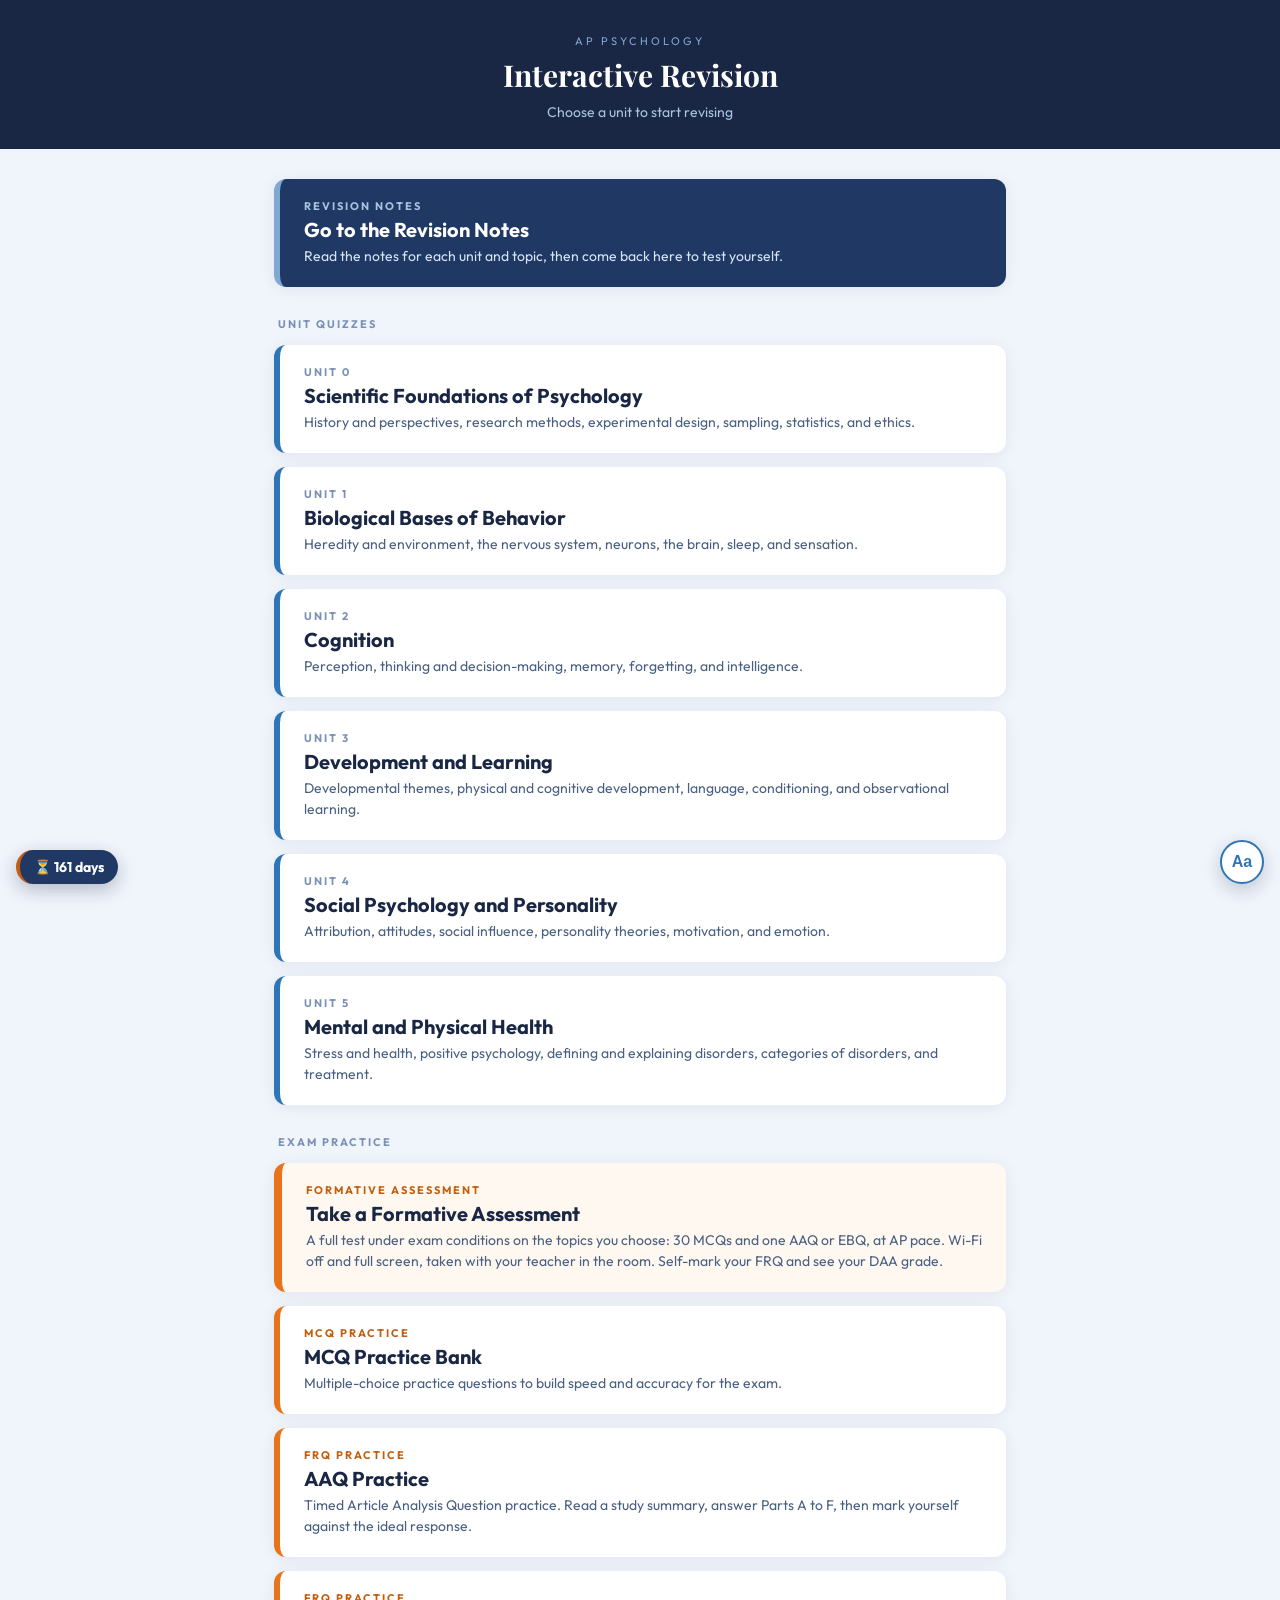
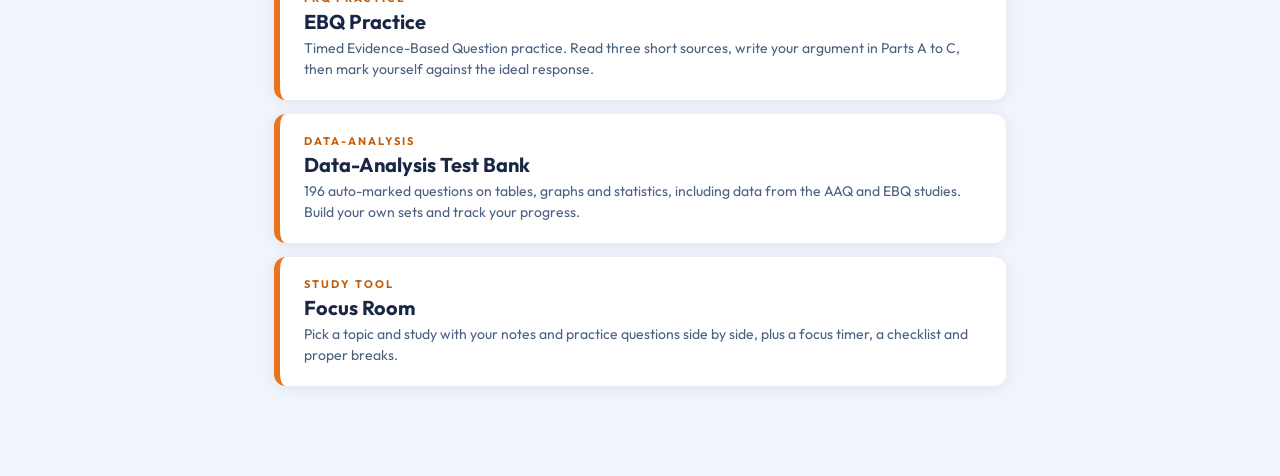
<file: index.html>
<!DOCTYPE html>
<html lang="en">
<head>
<meta charset="UTF-8">
<meta name="viewport" content="width=device-width, initial-scale=1.0">
<title>AP Psychology Revision</title>
<link rel="preconnect" href="https://fonts.googleapis.com">
<link rel="preconnect" href="https://fonts.gstatic.com" crossorigin>
<link href="https://fonts.googleapis.com/css2?family=Outfit:wght@400;500;600;700&family=Playfair+Display:wght@700&display=swap" rel="stylesheet">
<style>
*,*::before,*::after{box-sizing:border-box;margin:0;padding:0;}
body{font-family:'Outfit',sans-serif;background:#f0f4fb;color:#1a2744;min-height:100vh;}
header{background:#1a2744;color:#fff;padding:34px 20px 28px;text-align:center;}
header .eyebrow{font-size:11px;letter-spacing:3px;text-transform:uppercase;color:#7fa8d4;margin-bottom:8px;}
header h1{font-family:'Playfair Display',serif;font-size:30px;line-height:1.3;}
header .subtitle{margin-top:8px;font-size:14px;color:#a8c4e0;}
.wrap{max-width:760px;margin:30px auto;padding:0 14px 60px;display:flex;flex-direction:column;gap:14px;}
.section-label{font-size:11px;letter-spacing:2px;text-transform:uppercase;color:#7a90b5;font-weight:700;margin-top:16px;padding-left:4px;}
a.unit{display:block;background:#fff;border-radius:12px;padding:20px 24px;text-decoration:none;color:#1a2744;box-shadow:0 2px 16px rgba(26,39,68,.07);border-left:6px solid #2E75B6;transition:transform .15s,box-shadow .15s;}
a.unit:hover{transform:translateY(-2px);box-shadow:0 4px 20px rgba(26,39,68,.12);}
a.unit .tag{font-size:11px;letter-spacing:2px;text-transform:uppercase;color:#7a90b5;font-weight:700;}
a.unit .title{font-size:20px;font-weight:700;margin-top:4px;}
a.unit .desc{font-size:14px;color:#4a6080;margin-top:4px;line-height:1.5;}
a.unit.practice{border-left-color:#E8731A;}
a.unit.practice .tag{color:#C25E0E;}
a.unit.formative{border-left-width:8px;background:#fff8f1;}
a.unit.notes{background:#1F3864;color:#fff;border-left-color:#7fa8d4;}
a.unit.notes .tag{color:#a8c4e0;}
a.unit.notes .desc{color:#d6e4f5;}
</style>
<link rel="stylesheet" href="dark.css">
<script src="settings.js" data-dark></script>
</head>
<body>
<header>
  <div class="eyebrow">AP Psychology</div>
  <h1>Interactive Revision</h1>
  <p class="subtitle">Choose a unit to start revising</p>
</header>
<div class="wrap">
  <a class="unit notes" href="https://psych4everybody.github.io/ap-psych-notes/">
    <div class="tag">Revision Notes</div>
    <div class="title">Go to the Revision Notes</div>
    <div class="desc">Read the notes for each unit and topic, then come back here to test yourself.</div>
  </a>
  <div class="section-label">Unit quizzes</div>
  <a class="unit" href="unit0_revision_quiz.html">
    <div class="tag">Unit 0</div>
    <div class="title">Scientific Foundations of Psychology</div>
    <div class="desc">History and perspectives, research methods, experimental design, sampling, statistics, and ethics.</div>
  </a>
  <a class="unit" href="unit1_revision_quiz.html">
    <div class="tag">Unit 1</div>
    <div class="title">Biological Bases of Behavior</div>
    <div class="desc">Heredity and environment, the nervous system, neurons, the brain, sleep, and sensation.</div>
  </a>
  <a class="unit" href="unit2_revision_quiz.html">
    <div class="tag">Unit 2</div>
    <div class="title">Cognition</div>
    <div class="desc">Perception, thinking and decision-making, memory, forgetting, and intelligence.</div>
  </a>
  <a class="unit" href="unit3_revision_quiz.html">
    <div class="tag">Unit 3</div>
    <div class="title">Development and Learning</div>
    <div class="desc">Developmental themes, physical and cognitive development, language, conditioning, and observational learning.</div>
  </a>
  <a class="unit" href="unit4_revision_quiz.html">
    <div class="tag">Unit 4</div>
    <div class="title">Social Psychology and Personality</div>
    <div class="desc">Attribution, attitudes, social influence, personality theories, motivation, and emotion.</div>
  </a>
  <a class="unit" href="unit5_revision_quiz.html">
    <div class="tag">Unit 5</div>
    <div class="title">Mental and Physical Health</div>
    <div class="desc">Stress and health, positive psychology, defining and explaining disorders, categories of disorders, and treatment.</div>
  </a>

  <div class="section-label">Exam practice</div>
  <a class="unit practice formative" href="formative.html">
    <div class="tag">Formative Assessment</div>
    <div class="title">Take a Formative Assessment</div>
    <div class="desc">A full test under exam conditions on the topics you choose: 30 MCQs and one AAQ or EBQ, at AP pace. Wi-Fi off and full screen, taken with your teacher in the room. Self-mark your FRQ and see your DAA grade.</div>
  </a>
  <a class="unit practice" href="https://psych4everybody.github.io/AP-psych-MCQ-Practice/practice.html">
    <div class="tag">MCQ Practice</div>
    <div class="title">MCQ Practice Bank</div>
    <div class="desc">Multiple-choice practice questions to build speed and accuracy for the exam.</div>
  </a>
  <a class="unit practice" href="aaq_practice.html">
    <div class="tag">FRQ Practice</div>
    <div class="title">AAQ Practice</div>
    <div class="desc">Timed Article Analysis Question practice. Read a study summary, answer Parts A to F, then mark yourself against the ideal response.</div>
  </a>
  <a class="unit practice" href="ebq_practice.html">
    <div class="tag">FRQ Practice</div>
    <div class="title">EBQ Practice</div>
    <div class="desc">Timed Evidence-Based Question practice. Read three short sources, write your argument in Parts A to C, then mark yourself against the ideal response.</div>
  </a>
  <a class="unit practice" href="data_analysis.html">
    <div class="tag">Data-Analysis</div>
    <div class="title">Data-Analysis Test Bank</div>
    <div class="desc">196 auto-marked questions on tables, graphs and statistics, including data from the AAQ and EBQ studies. Build your own sets and track your progress.</div>
  </a>
  <a class="unit practice" href="focus_room.html">
    <div class="tag">Study tool</div>
    <div class="title">Focus Room</div>
    <div class="desc">Pick a topic and study with your notes and practice questions side by side, plus a focus timer, a checklist and proper breaks.</div>
  </a>
</div>
<script src="countdown.js" defer></script>
<script src="sleep-nudge.js" defer></script>
<script src="search.js" defer></script>
</body>
</html>
</file>
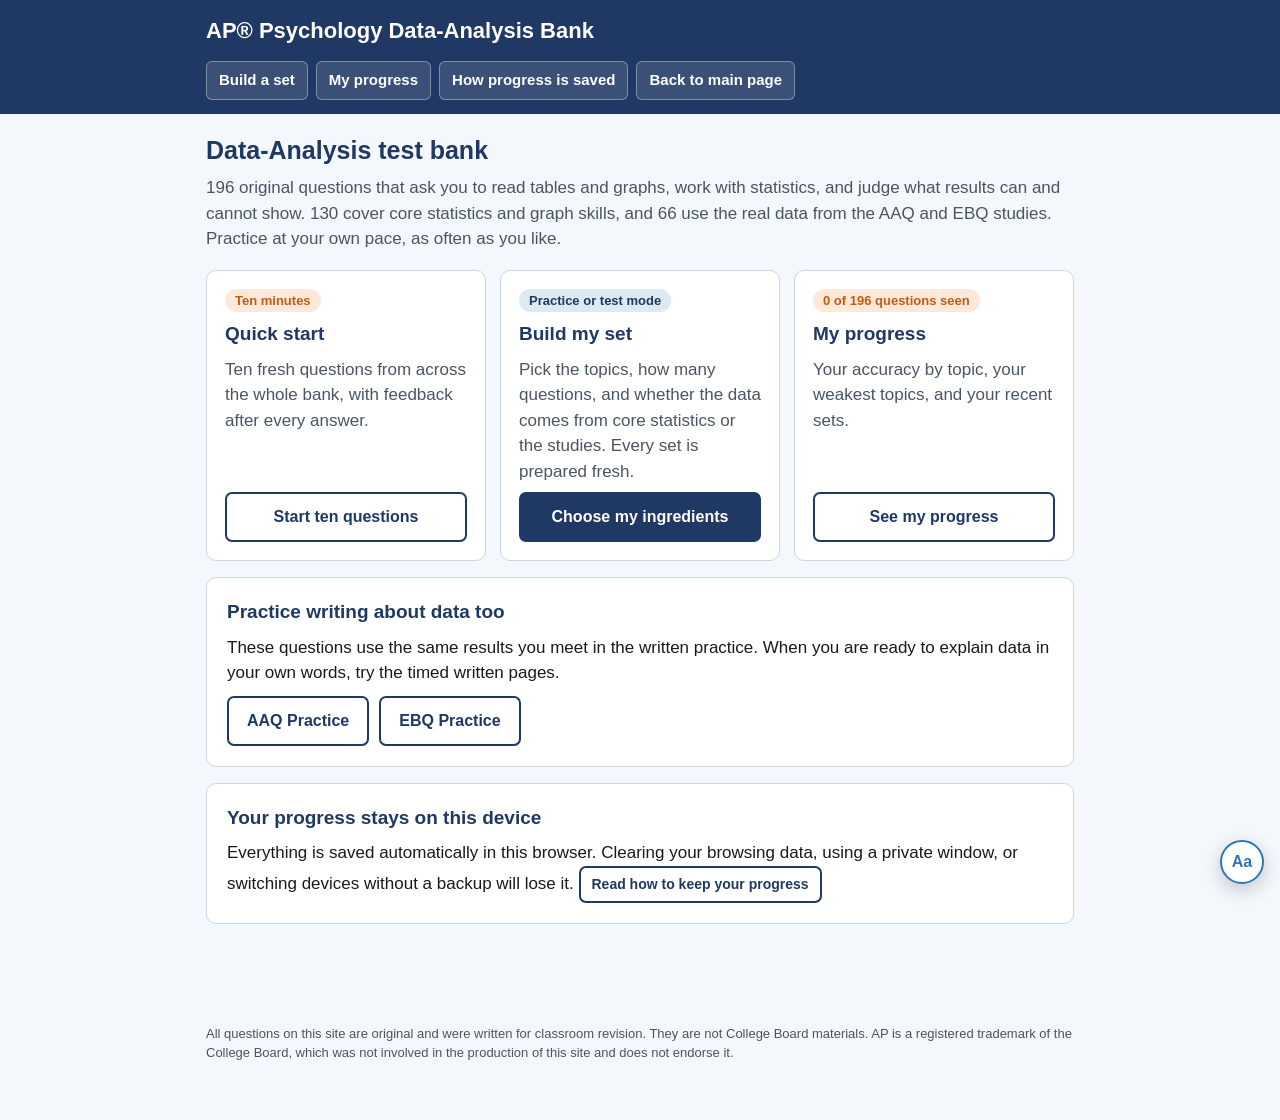
<file: data_analysis.html>
<!DOCTYPE html>
<html lang="en">
<head>
<meta charset="UTF-8">
<meta name="viewport" content="width=device-width, initial-scale=1.0">
<title>AP Psychology Data-Analysis Bank</title>
<style>
  :root {
    --navy: #1F3864; --blue: #2E75B6; --light: #DEEAF1; --orange: #C55A11;
    --ink: #1a1a1a; --muted: #4a5563; --line: #c9d6e3; --bg: #f4f7fb;
    --good: #1e7b34; --good-bg: #e3f4e7; --bad: #a3242f; --bad-bg: #fbe7e9; --warn-bg: #fff4ea;
  }
  * { box-sizing: border-box; }
  html { -webkit-text-size-adjust: 100%; }
  body { margin: 0; font-family: Arial, Helvetica, sans-serif; color: var(--ink); background: var(--bg); line-height: 1.5; font-size: 17px; }
  a { color: var(--blue); }
  button { font: inherit; }
  .wrap { max-width: 900px; margin: 0 auto; padding: 18px 16px 56px; }
  header.top { background: var(--navy); color: #fff; }
  header.top .wrap { padding-top: 14px; padding-bottom: 14px; display: flex; align-items: center; gap: 14px; flex-wrap: wrap; }
  header.top h1 { margin: 0; font-size: 22px; flex: 1 1 auto; }
  header.top h1 button { all: unset; cursor: pointer; }
  header.top h1 button:focus-visible { outline: 3px solid #ffb27a; outline-offset: 3px; }
  .navlinks { display: flex; gap: 8px; flex-wrap: wrap; }
  .navlinks a, .navlinks button { color: #fff; background: rgba(255,255,255,.12); border: 1px solid rgba(255,255,255,.35); border-radius: 6px; padding: 7px 12px; text-decoration: none; font-size: 15px; font-weight: bold; cursor: pointer; }
  .navlinks a:hover, .navlinks button:hover { background: rgba(255,255,255,.25); }
  h2 { color: var(--navy); margin: 0 0 6px; font-size: 25px; }
  h3 { color: var(--navy); margin: 0 0 8px; font-size: 19px; }
  p.lead { color: var(--muted); margin: 0 0 18px; }
  .card { background: #fff; border: 1px solid var(--line); border-radius: 10px; padding: 20px; margin-bottom: 16px; }
  .card.accent { border-top: 6px solid var(--blue); }
  .grid3 { display: grid; grid-template-columns: repeat(3, 1fr); gap: 14px; }
  .tile { background: #fff; border: 1px solid var(--line); border-radius: 10px; padding: 18px; display: flex; flex-direction: column; gap: 8px; }
  .tile h3 { margin: 0; }
  .tile p { margin: 0; color: var(--muted); flex: 1; }
  .tile .tag { align-self: flex-start; }
  .btn { display: inline-flex; align-items: center; justify-content: center; gap: 8px; padding: 11px 18px; border-radius: 7px; border: 2px solid var(--navy); background: var(--navy); color: #fff; font-weight: bold; cursor: pointer; text-decoration: none; font-size: 16px; }
  .btn:hover:not([disabled]) { background: var(--blue); border-color: var(--blue); }
  .btn.alt { background: #fff; color: var(--navy); }
  .btn.alt:hover:not([disabled]) { background: var(--light); color: var(--navy); border-color: var(--navy); }
  .btn.warn { background: #fff; color: var(--bad); border-color: var(--bad); }
  .btn.warn:hover:not([disabled]) { background: var(--bad-bg); color: var(--bad); border-color: var(--bad); }
  .btn.small { padding: 6px 11px; font-size: 14px; }
  .btn[disabled] { opacity: .45; cursor: not-allowed; }
  .btn:focus-visible, button:focus-visible, input:focus-visible, select:focus-visible, summary:focus-visible { outline: 3px solid var(--orange); outline-offset: 2px; }
  .row { display: flex; gap: 10px; flex-wrap: wrap; align-items: center; }
  .tag { display: inline-block; background: var(--light); color: var(--navy); border-radius: 12px; padding: 2px 10px; font-size: 13px; font-weight: bold; }
  .tag.soon { background: #ececec; color: #555; }
  .tag.orange { background: #fde9d9; color: var(--orange); }
  .notice { background: var(--warn-bg); border-left: 5px solid var(--orange); padding: 12px 14px; border-radius: 6px; margin-bottom: 16px; }
  .notice.info { background: var(--light); border-left-color: var(--blue); }
  .muted { color: var(--muted); }
  .small { font-size: 14px; }

  /* Builder */
  .step { display: flex; gap: 12px; align-items: baseline; margin-bottom: 10px; }
  .step .num { flex: 0 0 auto; width: 30px; height: 30px; border-radius: 50%; background: var(--orange); color: #fff; font-weight: bold; text-align: center; line-height: 30px; }
  details.unit { border: 1px solid var(--line); border-radius: 8px; margin-bottom: 8px; background: #fbfdff; }
  details.unit summary { list-style: none; cursor: pointer; padding: 10px 12px; display: flex; gap: 10px; align-items: center; }
  details.unit summary::-webkit-details-marker { display: none; }
  details.unit summary .chev { margin-left: auto; color: var(--muted); font-size: 14px; }
  details.unit[open] summary .chev::after { content: "Hide topics"; }
  details.unit:not([open]) summary .chev::after { content: "Show topics"; }
  .unit-title { font-weight: bold; color: var(--navy); }
  .topics { padding: 2px 12px 10px 42px; display: grid; gap: 4px; }
  label.check { display: flex; gap: 10px; align-items: flex-start; cursor: pointer; padding: 4px 0; }
  label.check input { width: 20px; height: 20px; margin-top: 2px; flex: 0 0 auto; accent-color: var(--navy); }
  .count { color: var(--muted); font-size: 14px; white-space: nowrap; }
  .acc { font-size: 12.5px; font-weight: bold; border-radius: 10px; padding: 1px 8px; white-space: nowrap; }
  .acc.lo { background: var(--bad-bg); color: var(--bad); }
  .acc.mid { background: var(--warn-bg); color: var(--orange); }
  .acc.hi { background: var(--good-bg); color: var(--good); }
  .acc.na { background: #eef1f4; color: #666; }
  .seg { display: inline-flex; border: 2px solid var(--navy); border-radius: 8px; overflow: hidden; flex-wrap: wrap; }
  .seg button { border: 0; border-right: 1px solid var(--line); background: #fff; color: var(--navy); padding: 10px 18px; font-weight: bold; cursor: pointer; min-width: 58px; }
  .seg button:last-child { border-right: 0; }
  .seg button[aria-pressed="true"] { background: var(--navy); color: #fff; }
  .choice { display: grid; gap: 10px; grid-template-columns: 1fr 1fr; }
  .choice label { border: 2px solid var(--line); border-radius: 8px; padding: 12px 14px; cursor: pointer; display: flex; gap: 10px; align-items: flex-start; background: #fff; }
  .choice label:has(input:checked) { border-color: var(--navy); background: #f2f6fb; }
  .choice input { accent-color: var(--navy); width: 18px; height: 18px; margin-top: 3px; flex: 0 0 auto; }
  .choice b { color: var(--navy); }
  .summary-bar { position: sticky; bottom: 0; background: #fff; border-top: 3px solid var(--navy); padding: 12px 16px; margin: 0 -16px; display: flex; gap: 12px; align-items: center; flex-wrap: wrap; box-shadow: 0 -4px 12px rgba(0,0,0,.06); }
  .summary-bar .txt { flex: 1 1 260px; }

  /* Quiz */
  .qhead { display: flex; justify-content: space-between; align-items: center; flex-wrap: wrap; gap: 8px; margin-bottom: 8px; }
  .bar { height: 8px; background: #e2e9f0; border-radius: 4px; overflow: hidden; margin-bottom: 16px; }
  .bar > div { height: 100%; background: var(--blue); transition: width .25s; }
  .timer { font-weight: bold; font-variant-numeric: tabular-nums; background: var(--light); color: var(--navy); border-radius: 6px; padding: 5px 10px; }
  .timer.low { background: var(--warn-bg); color: var(--orange); }
  .timer.crit { background: var(--bad-bg); color: var(--bad); }
  figure.stim { margin: 0 0 16px; padding: 10px 12px; border: 1px solid var(--line); border-radius: 8px; background: #fcfdff; font-size: 16px; }
  figure.stim table { border-collapse: collapse; width: 100%; font-size: 15px; }
  figure.stim th, figure.stim td { border: 1px solid var(--line); padding: 6px 8px; text-align: left; vertical-align: top; }
  figure.stim th { background: var(--light); color: var(--navy); }
  figure.stim .cap { font-size: 14px; color: #333; margin-top: 6px; }
  .tablewrap { overflow-x: auto; }
  .stem { font-size: 19px; font-weight: bold; margin: 0 0 16px; }
  .options { display: flex; flex-direction: column; gap: 10px; }
  button.opt { display: flex; gap: 12px; align-items: flex-start; text-align: left; width: 100%; padding: 13px 14px; background: #fafcfe; border: 2px solid #9db3c9; border-radius: 9px; cursor: pointer; color: var(--ink); font-size: 17px; }
  button.opt:hover:not([disabled]) { background: var(--light); border-color: var(--blue); }
  button.opt .ltr { flex: 0 0 auto; width: 30px; height: 30px; border-radius: 50%; background: var(--navy); color: #fff; font-weight: bold; text-align: center; line-height: 30px; font-size: 15px; }
  button.opt[aria-pressed="true"] { border-color: var(--navy); background: #e8eff7; box-shadow: inset 0 0 0 1px var(--navy); }
  button.opt[aria-pressed="true"] .ltr { background: var(--orange); }
  button.opt.correct { background: var(--good-bg); border-color: var(--good); color: #10451d; }
  button.opt.correct .ltr { background: var(--good); }
  button.opt.wrong { background: var(--bad-bg); border-color: var(--bad); color: #5e1219; }
  button.opt.wrong .ltr { background: var(--bad); }
  button.opt.dim { opacity: .6; }
  button.opt[disabled] { cursor: default; }
  .feedback { margin-top: 16px; padding: 13px 15px; border-radius: 8px; border-left: 6px solid var(--bad); background: var(--bad-bg); }
  .feedback.good { border-left-color: var(--good); background: var(--good-bg); }
  .feedback .verdict { font-weight: bold; margin: 0 0 4px; }
  .feedback p { margin: 0; }
  .qnav { display: flex; justify-content: space-between; gap: 10px; flex-wrap: wrap; margin-top: 18px; }
  .navgrid { display: flex; flex-wrap: wrap; gap: 6px; margin-top: 14px; }
  .navgrid button { width: 40px; height: 40px; border-radius: 7px; border: 2px solid var(--line); background: #fff; color: var(--navy); font-weight: bold; cursor: pointer; position: relative; font-size: 14px; }
  .navgrid button.done { background: var(--light); border-color: #9db3c9; }
  .navgrid button.cur { border-color: var(--navy); box-shadow: inset 0 0 0 1px var(--navy); }
  .navgrid button.flag::after { content: ""; position: absolute; top: -4px; right: -4px; width: 12px; height: 12px; border-radius: 50%; background: var(--orange); border: 2px solid #fff; }
  .flagbtn[aria-pressed="true"] { background: #fde9d9; color: var(--orange); border-color: var(--orange); }
  .keyhint { font-size: 13.5px; color: var(--muted); margin-top: 10px; }

  /* Results and progress */
  .bigscore { font-size: 46px; font-weight: bold; color: var(--navy); line-height: 1.1; }
  .stats { display: grid; grid-template-columns: repeat(4, 1fr); gap: 10px; margin: 14px 0; }
  .stat { background: #f2f6fb; border-radius: 8px; padding: 12px; text-align: center; }
  .stat b { display: block; font-size: 24px; color: var(--navy); }
  .stat span { font-size: 13.5px; color: var(--muted); }
  table.data { width: 100%; border-collapse: collapse; font-size: 15.5px; }
  table.data th, table.data td { padding: 8px 9px; border-bottom: 1px solid #dde5ee; text-align: left; vertical-align: middle; }
  table.data th { background: var(--light); color: var(--navy); }
  .mini { height: 10px; background: #e2e9f0; border-radius: 5px; overflow: hidden; min-width: 80px; }
  .mini > div { height: 100%; }
  .review { border: 1px solid var(--line); border-radius: 9px; padding: 14px 16px; margin-bottom: 12px; background: #fff; border-left: 6px solid var(--good); }
  .review.x { border-left-color: var(--bad); }
  .review.u { border-left-color: #999; }
  .review ol { list-style: none; padding: 0; margin: 8px 0; }
  .review li { padding: 5px 9px; border-radius: 6px; margin: 3px 0; }
  .review li.k { background: var(--good-bg); font-weight: bold; color: #10451d; }
  .review li.yx { background: var(--bad-bg); color: #5e1219; }
  .review .rat { background: #f7f9fb; border-left: 4px solid var(--orange); padding: 8px 11px; font-size: 15.5px; }
  .filters { display: flex; gap: 8px; flex-wrap: wrap; margin: 10px 0 14px; }
  .filters button[aria-pressed="true"] { background: var(--navy); color: #fff; }

  /* Modal */
  .modal-back { position: fixed; inset: 0; background: rgba(15,25,45,.55); display: flex; align-items: center; justify-content: center; padding: 16px; z-index: 50; }
  .modal { background: #fff; border-radius: 12px; max-width: 480px; width: 100%; padding: 22px; box-shadow: 0 12px 40px rgba(0,0,0,.25); }
  .modal h3 { margin-top: 0; }

  .help h3 { margin-top: 18px; }
  .help ul { padding-left: 22px; margin: 6px 0; }
  .help li { margin: 4px 0; }
  .dont li::marker { content: "\2716  "; color: var(--bad); }
  .do li::marker { content: "\2714  "; color: var(--good); }

  /* Grade predictor */
  .pgrid { display: grid; grid-template-columns: 7fr 5fr; gap: 16px; align-items: start; }
  .pgrid .sticky { position: sticky; top: 12px; }
  .numrow { display: flex; justify-content: space-between; align-items: center; gap: 12px; margin-bottom: 10px; }
  .numrow input[type=number], .setup input { width: 84px; text-align: center; font: inherit; font-weight: bold; font-size: 18px; padding: 7px; border: 1px solid #9db3c9; border-radius: 7px; }
  .setup { display: grid; grid-template-columns: 1fr 1fr; gap: 12px; }
  .setup label { font-size: 14.5px; font-weight: bold; color: var(--muted); }
  .setup input { width: 100%; margin-top: 4px; }
  input[type=range] { width: 100%; accent-color: var(--navy); height: 28px; }
  .ticks { display: flex; justify-content: space-between; font-size: 13px; color: var(--muted); }
  .apcircle { width: 124px; height: 124px; border-radius: 50%; display: flex; align-items: center; justify-content: center; font-size: 56px; font-weight: bold; margin: 0 auto 6px; transition: background .25s, color .25s; }
  .ap5 { background: #dff3e4; color: #1e7b34; } .ap4 { background: #e3f2ee; color: #1f7a63; } .ap3 { background: #fff4d6; color: #9a6a00; }
  .ap2 { background: #fde9d9; color: var(--orange); } .ap1 { background: var(--bad-bg); color: var(--bad); }
  .trio { display: grid; grid-template-columns: repeat(3, 1fr); gap: 8px; margin: 14px 0; }
  .trio div { background: #f2f6fb; border-radius: 8px; padding: 10px 6px; text-align: center; }
  .trio b { display: block; font-size: 22px; color: var(--navy); }
  .trio span { font-size: 12.5px; color: var(--muted); font-weight: bold; text-transform: uppercase; letter-spacing: .03em; }
  .bandlist div { display: flex; justify-content: space-between; padding: 6px 9px; border-radius: 6px; border: 1px solid transparent; font-size: 15px; }
  .bandlist div.hl, .daatab div.hl { background: var(--light); border-color: #9db3c9; font-weight: bold; }
  .daatab { max-height: 240px; overflow-y: auto; border: 1px solid var(--line); border-radius: 7px; font-size: 14.5px; }
  .daatab div { display: grid; grid-template-columns: 1fr 1fr; padding: 4px 10px; border-bottom: 1px solid #eef2f6; border: 1px solid transparent; }
  .daatab div span:last-child { text-align: right; }
  .daatab .head { background: var(--light); color: var(--navy); font-weight: bold; position: sticky; top: 0; }
  footer { margin-top: 28px; font-size: 13px; color: var(--muted); }
  .sr { position: absolute; width: 1px; height: 1px; overflow: hidden; clip: rect(0 0 0 0); white-space: nowrap; }

  @media (max-width: 720px) {
    body { font-size: 16px; }
    .grid3 { grid-template-columns: 1fr; }
    .choice { grid-template-columns: 1fr; }
    .stats { grid-template-columns: repeat(2, 1fr); }
    .topics { padding-left: 14px; }
    .stem { font-size: 17.5px; }
    button.opt { font-size: 16px; }
    h2 { font-size: 22px; }
    .bigscore { font-size: 38px; }
    .hide-sm { display: none; }
    .pgrid { grid-template-columns: 1fr; }
    .pgrid .sticky { position: static; }
  }
</style>
<script src="settings.js"></script>
</head>
<body>
<header class="top">
  <div class="wrap">
    <h1><button type="button" data-go="home">AP&reg; Psychology Data-Analysis Bank</button></h1>
    <nav class="navlinks" aria-label="Site">
      <button type="button" data-go="build">Build a set</button>
      <button type="button" data-go="progress">My progress</button>
      <button type="button" data-go="help">How progress is saved</button>
      <a href="index.html" id="indexLink">Back to main page</a>
    </nav>
  </div>
</header>

<main class="wrap" id="app" tabindex="-1"></main>

<div class="wrap" style="padding-top:0">
  <footer>
    All questions on this site are original and were written for classroom revision. They are not College Board materials.
    AP is a registered trademark of the College Board, which was not involved in the production of this site and does not endorse it.
  </footer>
</div>
<div id="live" class="sr" aria-live="polite"></div>

<script>window.AP_BANK = [{"id":"U0-008","section":"2.2","skill":"Data Interpretation","difficulty":2,"stimulus":{"type":"table","caption":"Average confidence and actual accuracy on three question sets","headers":["Question set","Average confidence that answer was correct (%)","Actual percentage correct (%)"],"rows":[["Set 1: Geography","90","61"],["Set 2: History","85","58"],["Set 3: Science","92","66"]]},"stem":"After answering each question in a general-knowledge quiz, students rated how confident they were that their answer was correct. Based on the data in the table, the students' judgments best illustrate which concept?","options":["Confirmation bias","Regression toward the mean","Hindsight bias","Overconfidence"],"answer":3,"rationale":"Across all three sets, students' average confidence was far higher than their actual accuracy, which is overconfidence. Hindsight bias would involve claiming after the fact that they knew the answers all along."},{"id":"U0-044","section":"0.5","skill":"Data Interpretation","difficulty":3,"stimulus":{"type":"table","caption":"Minutes spent reading for pleasure on one school night","headers":["Student","Minutes"],"rows":[["Aisha","25"],["Ben","90"],["Chen","15"],["Dalia","40"],["Emeka","10"],["Farah","30"],["Gabriel","15"],["Hina","35"],["Ivan","20"]]},"stem":"The table shows how many minutes nine students read for pleasure on a school night. Which statement about these data is accurate?","options":["The median is 25 minutes, and it describes a typical student better than the mean does because of one extreme score.","The mode is 20 minutes, which is the score that occurs most often.","The mean is 25 minutes, and it is the best summary because it uses every score.","The range is 70 minutes, which shows that the scores are closely clustered."],"answer":0,"rationale":"In order, the scores are 10, 15, 15, 20, 25, 30, 35, 40 and 90, so the median (middle score) is 25. The mean is 280 divided by 9, about 31.1, pulled upward by the outlier of 90. The mode is 15 and the range is 90 minus 10, which is 80."},{"id":"U0-045","section":"0.5","skill":"Data Interpretation","difficulty":2,"stimulus":{"type":"bar","title":"Hours of sleep before the test","xLabel":"Hours of sleep","yLabel":"Number of students","categories":["5","6","7","8","9"],"series":[{"name":"Students","values":[2,5,9,6,3]}],"yMax":10},"stem":"A class of 25 students reported how many hours they slept the night before a test. Based on the graph, which statement is accurate?","options":["The mode and the median are both 7 hours.","The mode is 9 hours, and the median is 7 hours.","The mode is 7 hours, and the range is 7 hours.","The mode is 7 hours, and the median is 8 hours."],"answer":0,"rationale":"The tallest bar is 7 hours (9 students), so the mode is 7. With 25 scores, the median is the 13th; counting up gives 2 students at 5 hours, 7 through 6 hours and 16 through 7 hours, so the 13th score is 7 hours. The range is 9 minus 5, which is 4 hours."},{"id":"U0-046","section":"0.5","skill":"Data Interpretation","difficulty":3,"stimulus":{"type":"bar","title":"Scores on the challenge test","xLabel":"Score range","yLabel":"Number of students","categories":["0-20","21-40","41-60","61-80","81-100"],"series":[{"name":"Students","values":[14,10,4,2,1]}]},"stem":"A teacher gave a very difficult challenge test to 31 students. The graph shows the distribution of scores. Which statement best describes this distribution?","options":["It is approximately normal, and the mean and median are likely equal.","It is negatively skewed, and the mean is likely higher than the median.","It is positively skewed, and the mean is likely lower than the median.","It is positively skewed, and the mean is likely higher than the median."],"answer":3,"rationale":"Most scores are bunched at the low end with a tail stretching toward the few high scores, which is a positive (right) skew. The small number of high scores pulls the mean upward, above the median."},{"id":"U0-047","section":"0.5","skill":"Data Interpretation","difficulty":2,"stimulus":{"type":"bar","title":"Time to solve the puzzle","xLabel":"Time (seconds)","yLabel":"Number of students","categories":["20-29","30-39","40-49","50-59","60-69","70-79"],"series":[{"name":"Students","values":[2,9,4,3,8,2]}]},"stem":"A researcher timed 28 students solving the same math puzzle. The graph shows how long the students took. Which term best describes this distribution, and what might it suggest?","options":["It is positively skewed, which suggests that most students finished more slowly than average.","It is bimodal, which may suggest that the students fall into two groups, such as those using two different strategies.","It is negatively skewed, which suggests that a few students finished very quickly.","It is a normal distribution, which suggests that most students finished near the mean time."],"answer":1,"rationale":"The graph has two separate peaks (30 to 39 seconds and 60 to 69 seconds), which makes it bimodal. Two peaks often mean the data combine two different subgroups."},{"id":"U0-048","section":"0.5","skill":"Data Interpretation","difficulty":2,"stimulus":{"type":"table","caption":"History test results","headers":["Class","Number of students","Mean score","Standard deviation"],"rows":[["Class X","24","75","3"],["Class Y","24","75","12"]]},"stem":"Two classes took the same history test. Based on the table, which statement is accurate?","options":["Scores in Class X vary more from the mean than scores in Class Y.","Because the means are equal, the two sets of scores must be distributed in the same way.","Scores in Class Y are more spread out around the mean than scores in Class X.","Students in Class Y scored higher on average than students in Class X."],"answer":2,"rationale":"Standard deviation measures how much scores vary around the mean. Both classes averaged 75, but Class Y's standard deviation of 12 is much larger than Class X's 3, so Class Y's scores are more spread out."},{"id":"U0-049","section":"0.5","skill":"Data Interpretation","difficulty":3,"stem":"Scores on a national reasoning test are normally distributed with a mean of 50 and a standard deviation of 10. Fatima scored 70. Approximately what percentage of test takers scored lower than Fatima?","options":["About 68 percent","About 98 percent","About 95 percent","About 84 percent"],"answer":1,"rationale":"A score of 70 is two standard deviations above the mean. In a normal curve, 50 percent of scores fall below the mean, 34 percent fall between the mean and one standard deviation above, and about 13.5 percent fall between one and two standard deviations above, for a total of about 97.5 percent. The 95 percent figure is the share within two standard deviations on both sides of the mean."},{"id":"U0-051","section":"0.5","skill":"Data Interpretation","difficulty":3,"stimulus":{"type":"table","caption":"Correlations with weekly hours of part-time work (N = 500)","headers":["Variable","Correlation coefficient with hours worked"],"rows":[["Grade point average","-0.48"],["Hours of sleep per night","-0.71"],["Money saved per month","+0.62"],["Number of school clubs joined","+0.05"]]},"stem":"A researcher surveyed 500 high school students who have part-time jobs. The table shows the correlation between the number of hours each student works per week and four other variables. Which statement is best supported by the data?","options":["Hours worked are more strongly related to sleep than to savings.","Hours worked are most strongly related to savings, because that correlation is positive.","Hours worked have a moderate positive relationship with the number of school clubs joined.","Working more hours causes students to earn lower grades."],"answer":0,"rationale":"The strength of a correlation depends on its absolute value, not its sign, so negative 0.71 (sleep) is stronger than positive 0.62 (savings). A correlation of 0.05 shows almost no relationship, and correlational data cannot show that working causes lower grades."},{"id":"U0-052","section":"0.5","skill":"Data Interpretation","difficulty":2,"stimulus":{"type":"table","caption":"Practice time and performance errors","headers":["Pianist","Hours of practice","Number of errors"],"rows":[["Pianist 1","1","18"],["Pianist 2","2","17"],["Pianist 3","3","14"],["Pianist 4","4","15"],["Pianist 5","5","11"],["Pianist 6","6","9"],["Pianist 7","7","8"],["Pianist 8","8","5"]]},"stem":"Eight beginner pianists recorded how many hours they practiced a new piece and how many errors they made when performing it. If these data were plotted on a scatterplot, which description would best fit the relationship?","options":["No correlation","A strong positive correlation","A strong negative correlation","A weak negative correlation"],"answer":2,"rationale":"As practice hours rise from 1 to 8, errors fall fairly steadily from 18 to 5, so the points would cluster tightly around a line sloping downward. That pattern is a strong negative correlation."},{"id":"U0-055","section":"0.6","skill":"Data Interpretation","difficulty":2,"stimulus":{"type":"bar","title":"Mean words recalled on the final test","xLabel":"Group","yLabel":"Mean words recalled (out of 20)","categories":["Memory-training app","Puzzle game"],"series":[{"name":"Mean words recalled","values":[14.2,11.6]}],"yMax":20},"stem":"Researchers randomly assigned 80 students either to use a memory-training app for three weeks or to use a puzzle game for the same amount of time. The graph shows the mean number of words each group recalled on a final test. The difference between the groups was statistically significant (p = .01). Which interpretation is most accurate?","options":["The app improved memory for 99 percent of the students who used it.","The app had a very large effect, because the result was statistically significant.","The results prove that the app will improve memory for every person who uses it.","The difference between the groups is unlikely to have occurred by chance alone."],"answer":3,"rationale":"Statistical significance means the difference is unlikely to be due to chance. A p value of .01 does not describe what percentage of individuals improved, does not prove anything for everyone, and does not by itself show how large the effect is; that requires an effect size."},{"id":"U0-056","section":"0.6","skill":"Data Interpretation","difficulty":2,"stimulus":{"type":"table","caption":"Effect sizes for two sleep programs","headers":["Program","Statistically significant?","Effect size"],"rows":[["Program A: sleep-tips emails","Yes","0.15"],["Program B: evening screen-free routine","Yes","0.90"]]},"stem":"Two school programs designed to improve students' sleep were each tested in a separate experiment. Both produced statistically significant improvements. Based on the table, which conclusion is most accurate?","options":["Both programs had medium effects, because both results were statistically significant.","Program A had a large effect, because its results were statistically significant.","Neither program was effective, because both effect sizes are below 1.0.","Program A had a small effect, and Program B had a large effect."],"answer":3,"rationale":"Effect size shows how big a difference is. By common guidelines, values around 0.2 are small and values of 0.8 or above are large, so 0.15 is small and 0.90 is large. Statistical significance alone does not tell how big an effect is."},{"id":"U0-060","section":"0.6","skill":"Data Interpretation","difficulty":3,"stimulus":{"type":"passage","text":"A technology company randomly assigned 20,000 users to type on either a standard keyboard or a new curved keyboard for one month. Users of the curved keyboard responded to on-screen prompts an average of 2 milliseconds faster. The difference was statistically significant (p < .05), and the effect size was 0.05."},"stem":"Which conclusion is best supported by the study described?","options":["Effect sizes cannot be calculated for experiments, so the effect size should be ignored.","Because the result is statistically significant, the effect of keyboard type must be large.","The difference must be due to chance, because the effect size is so small.","The difference is unlikely to be due to chance, but it is too small to matter much in practice."],"answer":3,"rationale":"With a very large sample, even a tiny difference can be statistically significant, meaning it is probably real rather than chance. The effect size of 0.05 shows the difference is very small, so it has little practical importance."},{"id":"U1-018","section":"1.1","skill":"Data Interpretation","difficulty":2,"stimulus":{"type":"bar","title":"Similarity of pitch-discrimination scores within pairs raised in the same home (hypothetical data)","xLabel":"Type of pair","yLabel":"Correlation between the two people's scores","categories":["Identical twins","Fraternal twins","Nontwin siblings","Adopted siblings"],"series":[{"name":"Correlation","values":[0.78,0.52,0.44,0.18]}],"yMax":1},"stem":"A music researcher measured the ability to tell apart two very similar musical notes in different types of pairs who were all raised in the same home. Which conclusion is best supported by the graph?","options":["The more genetically related a pair is, the more similar their scores tend to be.","Sharing a home has no effect on pitch-discrimination scores.","Identical twins have better pitch discrimination than people in the other groups.","Adopted siblings are more alike in pitch discrimination than nontwin siblings."],"answer":0,"rationale":"Similarity rises as genetic relatedness rises, from adopted siblings (no shared genes) up to identical twins (all genes shared). The graph shows correlations, which describe how alike the two members of a pair are, not how high anyone scored. Adopted siblings still show some similarity, so the shared home appears to matter a little."},{"id":"U1-029","section":"1.1","skill":"Data Interpretation","difficulty":2,"set":"u1_12_twins","stimulus":{"type":"table","caption":"Hypothetical study: 40 pairs of twins in which at least one twin was diagnosed with persistent childhood stuttering. Identical twins share all of their genes; fraternal twins share about half, like any pair of siblings.","headers":["Twin type","Pairs studied","Pairs in which both twins stutter","Percentage of pairs"],"rows":[["Identical","20","13","65%"],["Fraternal","20","3","15%"]]},"stem":"Which of the following conclusions is best supported by the data in the table?","options":["Stuttering in one twin causes the other twin to stutter through imitation.","Genetic similarity appears to be related to the likelihood that both twins stutter.","Genes are the only cause of persistent stuttering.","Shared home environment explains stuttering better than genes, because fraternal twins also grow up together."],"answer":1,"rationale":"Both twins stuttered in 65% of identical pairs but only 15% of fraternal pairs, so the more genetically similar twins were more often alike. Because the data are correlational, they cannot show that one twin causes the other's stuttering, and since identical pairs were not 100% alike, genes cannot be the only cause."},{"id":"U1-035","section":"5.3","skill":"Data Interpretation","difficulty":2,"stimulus":{"type":"bar","title":"Twin pairs in which both twins have ADHD (hypothetical data)","xLabel":"Twin type","yLabel":"Pairs in which both twins have the diagnosis (%)","categories":["Identical twins","Fraternal twins"],"series":[{"name":"Both twins diagnosed","values":[70,32]}],"yMax":100},"stem":"A research team studied twin pairs in which at least one twin has an ADHD diagnosis. Identical twins share all of their genes, while fraternal twins share about half. The pattern in the graph is most consistent with which psychological approach to explaining ADHD?","options":["Behavioral","Humanistic","Psychodynamic","Biological"],"answer":3,"rationale":"Identical twins, who share more genes, were much more likely than fraternal twins to share the diagnosis, which suggests a genetic contribution. Explaining a disorder in terms of genes and brain functioning is the focus of the biological approach."},{"id":"U1-118","section":"0.5","skill":"Data Interpretation","difficulty":1,"stem":"Sana tracks how many practice questions she completes each day over nine days: 4, 9, 12, 4, 7, 4, 15, 9, 20. What is the mode of this set of values?","options":["4","9","9.3","20"],"answer":0,"rationale":"The mode is the value that appears most often. The number 4 appears three times and 9 appears twice. The value 9 is the median, 9.3 is the mean (rounded to one decimal place), and 20 is simply the highest value in the set."},{"id":"U1-127","section":"1.3","skill":"Data Interpretation","difficulty":2,"stimulus":{"type":"line","title":"Membrane potential of one neuron after a strong stimulus is applied at 1 ms","xLabel":"Time (ms)","yLabel":"Membrane potential (mV)","series":[{"name":"Membrane potential","points":[[0,-70],[1,-70],[1.3,-55],[1.5,-10],[1.8,40],[2.2,25],[2.7,-30],[3.2,-80],[3.8,-76],[4.5,-70],[6,-70]]}],"bands":[{"from":1.3,"to":1.8,"label":"X"},{"from":1.8,"to":3.2,"label":"Y"},{"from":3.2,"to":4.5,"label":"Z"}],"hlines":[{"y":-55,"label":"Threshold"}]},"stem":"Which of the following is occurring during the interval labeled Y on the graph?","options":["Sodium ions are rapidly entering the axon, making the inside less negative.","The neuron is at rest, and the charge inside the cell equals the charge outside.","Neurotransmitters are being reabsorbed by the sending neuron.","Potassium ions are leaving the axon, moving the inside of the cell back toward its negative resting charge."],"answer":3,"rationale":"Interval Y is the fall from the peak, called repolarization, when potassium ions leave the axon and the inside of the cell becomes negative again. The sodium option describes depolarization (interval X). A resting neuron is negative inside, not equal to the outside. Reuptake happens in the synapse and does not appear on a graph of membrane potential."},{"id":"U1-222","section":"0.5","skill":"Data Interpretation","difficulty":2,"stimulus":{"type":"table","caption":"Contralateral control quiz scores (out of 20)","headers":["Student","Score"],"rows":[["Aisha","6"],["Ben","7"],["Chidi","8"],["Dana","8"],["Emre","9"],["Fatima","10"],["Gabriel","19"]]},"stem":"Ms. Farah gives a 20-point quiz on contralateral control to seven students. The scores are shown in the table. Which statement best describes this set of scores?","options":["The distribution is negatively skewed because one unusually low score pulls the mean below the median.","The distribution is normal because the mean and the median are equal.","The distribution is positively skewed because one unusually high score pulls the mean above the median.","The median is higher than the mode, so the distribution is symmetrical."],"answer":2,"rationale":"The mean is about 9.6 and the median is 8, so the mean is higher than the median. A single extreme high score (19) pulls the mean upward, which creates a positive skew."},{"id":"U1-242","section":"0.5","skill":"Data Interpretation","difficulty":1,"stem":"Mr. Haddad gives 200 students a test on the lobes of the brain. The scores form a normal distribution. About how many students would be expected to score above the mean?","options":["50","100","68","136"],"answer":1,"rationale":"A normal distribution is symmetrical around the mean, so half of the scores fall above it and half fall below it. Half of 200 students is 100."},{"id":"U1-261","section":"1.4","skill":"Data Interpretation","difficulty":2,"stem":"A map of the somatosensory cortex shows that the lips and fingertips have very large areas of cortex devoted to them, while the back and thighs have much smaller areas, even though the back and thighs are much larger body parts. Which conclusion is best supported by this map?","options":["Larger body parts have more somatosensory cortex devoted to them.","Body parts with greater touch sensitivity have more somatosensory cortex devoted to them.","Body parts closer to the brain always have more somatosensory cortex devoted to them.","Body parts used least often have the most somatosensory cortex devoted to them."],"answer":1,"rationale":"The amount of somatosensory cortex devoted to a body part reflects its sensitivity, not its size. The fingertips are far from the brain yet have a large area, which rules out distance from the brain as the explanation."},{"id":"U1-262","section":"1.4","skill":"Data Interpretation","difficulty":3,"stem":"A split-brain patient stares at the center of a screen. When the word CUP is flashed to his right visual field, he reads it aloud easily. When the word PEN is flashed to his left visual field, he says he saw nothing, yet his left hand reaches under a cloth and picks out a pen by touch. Which conclusion is best supported by these results?","options":["In most people, the right hemisphere controls speech.","After split-brain surgery, information from each visual field still reaches both hemispheres.","The left hand is controlled mainly by the left hemisphere.","In most people, the left hemisphere controls speech, while the right hemisphere can still recognize objects without naming them."],"answer":3,"rationale":"Words in the right visual field reach the left hemisphere, which can name them, while words in the left visual field reach the right hemisphere, which cannot speak but can guide the left hand to pick the object by touch. This shows that language is mostly located in the left hemisphere."},{"id":"U1-264","section":"0.5","skill":"Data Interpretation","difficulty":2,"stimulus":{"type":"table","caption":"Brain structures test results","headers":["Class","Number of students","Mean score","Standard deviation"],"rows":[["Class 1","25","78","3"],["Class 2","25","78","15"]]},"stem":"Two classes took the same test on brain structures. Based on the results in the table, which conclusion is most accurate?","options":["Students in Class 2 scored higher on average than students in Class 1.","The highest and lowest scores in Class 2 differ by exactly 15 points.","Scores in Class 2 are more strongly correlated with each other than scores in Class 1.","Scores in Class 2 are spread out farther from the mean than scores in Class 1."],"answer":3,"rationale":"Standard deviation measures how much scores in a group differ from the group's mean, so the larger value for Class 2 shows more spread. The means are equal, so neither class scored higher on average, and the difference between highest and lowest scores is the range, not the standard deviation."},{"id":"U1-305","section":"0.5","skill":"Data Interpretation","difficulty":2,"stimulus":{"type":"table","caption":"Hours of Sleep and Driving-Simulator Errors","headers":["Driver","Hours of sleep","Number of errors"],"rows":[["1","4.5","14"],["2","5","12"],["3","5.5","13"],["4","6","9"],["5","6.5","8"],["6","7","8"],["7","8","5"],["8","9","3"]]},"stem":"A research team recorded how many hours each of eight teenage drivers slept the night before a driving-simulator test and how many errors each driver made during the test. Based on the data in the table, which of the following best describes the relationship between sleep and driving errors?","options":["A positive correlation","No relationship","A negative correlation","A perfect positive correlation"],"answer":2,"rationale":"As hours of sleep go up, the number of errors generally goes down, which is a negative correlation. It is not perfect because the points do not fall in an exact straight line (for example, the drivers who slept 6.5 and 7 hours made the same number of errors)."},{"id":"U1-323","section":"1.5","skill":"Data Interpretation","difficulty":2,"set":"u1c_hypnogram","stimulus":{"type":"line","title":"One Participant's Sleep Stages Across the Night","xLabel":"Hours since lights out","yLabel":"Sleep stage","series":[{"name":"Sleep stage","points":[[0,0],[0.1,1],[0.25,2],[0.45,3],[0.95,3],[1.1,2],[1.3,1],[1.5,1],[1.6,2],[1.85,3],[2.2,3],[2.4,2],[2.75,1],[3.05,1],[3.2,2],[3.5,3],[3.65,3],[3.85,2],[4.3,1],[4.75,1],[4.9,2],[5.6,2],[5.8,1],[6.4,1],[6.5,0],[6.6,2],[7.1,2],[7.25,1],[7.95,1],[8.0,0]]}],"bands":[{"from":1.3,"to":1.5,"label":"REM"},{"from":2.75,"to":3.05,"label":"REM"},{"from":4.3,"to":4.75,"label":"REM"},{"from":5.8,"to":6.4,"label":"REM"},{"from":7.25,"to":7.95,"label":"REM"}],"yTicks":[0,1,2,3],"yTickLabels":{"0":"Awake","1":"Stage 1 / REM","2":"Stage 2","3":"Stage 3"}},"stem":"The graph shows how one participant moved through the stages of sleep during a night in a sleep lab. Shaded intervals mark REM periods. If the researcher woke this participant at 7.5 hours after lights out rather than at 0.75 hours, the participant would most likely","options":["be in deep Stage 3 sleep and very hard to wake","be sleepwalking, because sleepwalking peaks near morning","report hypnagogic sensations such as the feeling of falling","report a vivid, story-like dream"],"answer":3,"rationale":"At 7.5 hours the participant is in the longest REM period of the night, and REM is when vivid dreaming usually occurs. At 0.75 hours the participant is in Stage 3, which is concentrated early in the night and is when sleepwalking is most likely."},{"id":"U1-324","section":"0.5","skill":"Data Interpretation","difficulty":2,"stimulus":{"type":"table","caption":"Errors on the Attention Task","headers":["Participant","7.5-hour group","5-hour group"],"rows":[["1","6","9"],["2","3","11"],["3","5","8"],["4","4","12"],["5","7","10"],["6","5","7"],["7","5","13"]]},"stem":"Dr. Mensah studied how sleep restriction affects attention. Fourteen adults who usually sleep about 7.5 hours a night gave informed consent and were randomly assigned to sleep either 7.5 hours or 5 hours for one night. The next morning, each participant completed a computer attention task, and the number of errors was recorded, as shown in the table. What is the mean number of errors for the 5-hour group?","options":["5 errors","11 errors","13 errors","10 errors"],"answer":3,"rationale":"The 5-hour group's errors add up to 70 (9 + 11 + 8 + 12 + 10 + 7 + 13), and 70 divided by 7 participants is 10. Five errors is the mean of the 7.5-hour group, and 13 is simply the highest score."},{"id":"U1-325","section":"0.5","skill":"Data Interpretation","difficulty":2,"stimulus":{"type":"table","caption":"Minutes Spent in Stage 3 and REM Sleep","headers":["Volunteer","Minutes in Stage 3","Minutes in REM"],"rows":[["Haruka","72","104"],["Kwame","95","96"],["Lucia","80","121"],["Rohan","88","110"],["Mariam","80","119"]]},"stem":"A sleep clinic recorded how many minutes five volunteers spent in Stage 3 sleep and in REM sleep during one night. Which statement about the data in the table is correct?","options":["The median time in Stage 3 sleep is 88 minutes.","The mean time in REM sleep is 110 minutes.","The range of time in Stage 3 sleep is 15 minutes.","The mode of time in REM sleep is 121 minutes."],"answer":1,"rationale":"The REM times add up to 550 minutes, and 550 divided by 5 is 110. The Stage 3 median is 80 (not 88), the Stage 3 range is 95 minus 72, or 23 minutes, and no REM value repeats, so there is no mode."},{"id":"U1-422","section":"1.6","skill":"Data Interpretation","difficulty":2,"stimulus":{"type":"line","title":"Smallest Detectable Increase in Weight","xLabel":"Weight of the original object (grams)","yLabel":"Extra weight needed to notice a difference (grams)","series":[{"name":"Just-noticeable difference","points":[[100,2],[200,4],[400,8],[600,12],[800,16],[1000,20]]}]},"stem":"Participants in a study compared a series of objects with slightly heavier versions of the same objects. The graph shows how much weight had to be added before participants noticed a difference. Which concept is best illustrated by the graph?","options":["Gate control theory","The absolute threshold","Sensory adaptation","Weber's law"],"answer":3,"rationale":"The extra weight needed is always 2% of the original weight, so the difference threshold grows in proportion to the starting stimulus, which is Weber's law. The absolute threshold would be a single minimum weight that can be detected at all, not a series of comparisons."},{"id":"U1-441","section":"0.5","skill":"Data Interpretation","difficulty":2,"stem":"Dr. Al Mansoori is studying whether listening to music changes pain perception. Ten volunteers held one hand in cold (but safe) water while music played and then rated their pain from 1 (no pain) to 10 (worst pain). The ratings were 2, 8, 5, 7, 3, 9, 5, 7, 4 and 6. What is the median pain rating?","options":["5","5.5","5.6","7"],"answer":1,"rationale":"In order, the ratings are 2, 3, 4, 5, 5, 6, 7, 7, 8, 9; with ten scores, the median is the average of the two middle scores (5 and 6), which is 5.5. The value 5.6 is the mean (56 divided by 10), not the median."},{"id":"U1-462","section":"1.6","skill":"Data Interpretation","difficulty":2,"stimulus":{"type":"line","title":"Detection of a Faint Light by One Participant","xLabel":"Light intensity (arbitrary units)","yLabel":"Percentage of trials on which the light was detected","series":[{"name":"Detection rate","points":[[1,2],[2,6],[3,18],[4,50],[5,82],[6,95],[7,99]]}],"hlines":[{"y":50,"label":"50% detection"}]},"stem":"In a dark room, a participant was shown flashes of light at different intensities and reported whether she saw each one. Based on the graph, which of the following is the best interpretation?","options":["Her absolute threshold is about 4 units of intensity.","Her absolute threshold is about 7 units, because that is where she detects nearly every flash.","Her just-noticeable difference is about 4 units of intensity.","The graph shows sensory adaptation, because detection increases as intensity increases."],"answer":0,"rationale":"The absolute threshold is the intensity detected on at least 50% of trials, and the curve crosses 50% at about 4 units. A just-noticeable difference would require comparing two stimuli, which this task did not do."},{"id":"U2-065","section":"0.5","skill":"Data Interpretation","difficulty":2,"set":"u2a_sunk","stimulus":{"type":"table","caption":"In a 10-round business decision game, researchers counted how many times each of nine participants kept investing in a failing project only because of the money they had already put into it (the sunk-cost fallacy). The results are shown in the table, listed in the order the participants were tested.","headers":["Participant","Number of sunk-cost decisions"],"rows":[["1","4"],["2","9"],["3","2"],["4","6"],["5","3"],["6","9"],["7","5"],["8","9"],["9","10"]]},"stem":"A participant whose score was at the mode of this data set would have made how many sunk-cost decisions?","options":["6","10","9","3"],"answer":2,"rationale":"The mode is the most frequent score. The value 9 appears three times, more often than any other value. The median of the data set is 6, a common mix-up."},{"id":"U2-066","section":"0.5","skill":"Data Interpretation","difficulty":2,"set":"u2a_sunk","stimulus":{"type":"table","caption":"In a 10-round business decision game, researchers counted how many times each of nine participants kept investing in a failing project only because of the money they had already put into it (the sunk-cost fallacy). The results are shown in the table, listed in the order the participants were tested.","headers":["Participant","Number of sunk-cost decisions"],"rows":[["1","4"],["2","9"],["3","2"],["4","6"],["5","3"],["6","9"],["7","5"],["8","9"],["9","10"]]},"stem":"What is the median number of sunk-cost decisions in this data set?","options":["3","6","9","8"],"answer":1,"rationale":"Ordered from lowest to highest, the scores are 2, 3, 4, 5, 6, 9, 9, 9, 10, so the middle (fifth) score is 6. The value 3 is the middle score only in the unsorted list, and 9 is the mode."},{"id":"U2-074","section":"0.5","skill":"Data Interpretation","difficulty":2,"stimulus":{"type":"bar","title":"Age at which 200 award-winning engineers produced their most influential invention","xLabel":"Age (years)","yLabel":"Number of engineers","categories":["20-24","25-29","30-34","35-39","40-44","45-49","50-54","55-59","60+"],"series":[{"name":"Engineers","values":[8,30,54,44,30,16,10,5,3]}]},"stem":"The graph shows the ages at which 200 award-winning engineers produced what is generally agreed to be their most influential invention. Which of the following conclusions is supported by the graph?","options":["More than half of the engineers produced their most influential invention after age 40.","The most common age group for engineers' most influential inventions is 30 to 34.","More engineers produced their most influential invention at ages 25 to 29 than at ages 40 to 44.","The data show that growing older causes engineers to become less inventive."],"answer":1,"rationale":"The tallest bar is at ages 30 to 34 (54 engineers), so that is the modal age group. Only 64 of the 200 engineers (32 percent) were over 40, the 25 to 29 and 40 to 44 groups are equal at 30, and descriptive data like these cannot show that age causes a change in inventiveness."},{"id":"U2-076","section":"0.6","skill":"Data Interpretation","difficulty":3,"stimulus":{"type":"table","caption":"A psychologist studied the availability heuristic. In a small first trial, 5 volunteers were randomly assigned to watch a documentary about shark attacks and 5 to watch a documentary about coral reefs. Each volunteer then rated the chance of being attacked by a shark on their next beach trip. The mean ratings were unusually extreme.","headers":["Group","Mean rated chance of a shark attack"],"rows":[["Watched shark attack documentary (n = 5)","85%"],["Watched coral reef documentary (n = 5)","2%"]]},"stem":"The psychologist now plans to randomly assign many more volunteers to each group. As more volunteers provide ratings, which of the following results should the psychologist most reasonably expect?","options":["Both group means will stay exactly the same, because the independent variable has not changed.","The shark-documentary group's mean will probably fall and the coral-documentary group's mean will probably rise, so both become less extreme.","The difference between the groups will grow, because larger samples always produce larger effects.","The results will become less trustworthy, because adding participants increases random error."],"answer":1,"rationale":"Extreme means from very small samples tend to move toward more typical values as more data are added, a pattern called regression toward the mean. Larger samples reduce, not increase, the influence of random error, and they do not automatically enlarge an effect."},{"id":"U2-089","section":"2.2","skill":"Data Interpretation","difficulty":2,"stimulus":{"type":"line","title":"Zainab's estimated chance of landing on gold before each spin","xLabel":"Spin number","yLabel":"Estimated chance of gold (%)","series":[{"name":"Zainab's estimate","points":[[1,10],[2,12],[3,15],[4,20],[5,25],[6,30],[7,40],[8,50]]}],"hlines":[{"y":10,"label":"Actual chance (10%)"}]},"stem":"A game spinner is divided into 10 equal sections, and only 1 of them is gold. Before each spin, Zainab estimates her chance of landing on gold. She does not land on gold on any of the first eight spins. The graph shows her estimates. The pattern in Zainab's thinking reflects which psychological phenomenon?","options":["Hindsight bias","The availability heuristic","The gambler's fallacy","The sunk-cost fallacy"],"answer":2,"rationale":"Each spin is independent, so the true chance stays at 10 percent, yet Zainab's estimates climb toward 50 percent after each miss. Believing that past misses make a win more likely is the gambler's fallacy."},{"id":"U2-211","section":"2.6","skill":"Data Interpretation","difficulty":2,"stimulus":{"type":"bar","title":"Interpretations of Ambiguous Shapes by Group","xLabel":"Category of interpretation","yLabel":"Percent of responses","categories":["Sea creatures","Vehicles","Faces","Plants"],"series":[{"name":"Group 1 (ocean podcast)","values":[62,12,14,12]},{"name":"Group 2 (no podcast)","values":[18,28,30,24]}],"yMax":70},"stem":"Dr. Kamau studies perception and judgment. Participants in Group 1 listened to a ten-minute podcast about life on a coral reef. Participants in Group 2 did not listen to a podcast. All participants then viewed a series of ambiguous shapes and wrote down what each shape looked like. Their responses were sorted into categories, as shown in the graph. Which of the following concepts best explains the results for Group 1?","options":["Inattentional blindness","Priming","Framing","Change blindness"],"answer":1,"rationale":"Hearing about reef life activated ocean-related ideas, which made Group 1 more likely to interpret the ambiguous shapes as sea creatures. Framing refers to how a choice is worded, and the shapes were presented in the same way to both groups."},{"id":"U2-215","section":"0.5","skill":"Data Interpretation","difficulty":2,"set":"u2b-burglary","stimulus":{"type":"line","title":"Perceived Versus Actual Burglary Rate, 2010 to 2022","xLabel":"Year","yLabel":"Burglaries per 1,000 homes","series":[{"name":"Actual rate","points":[[2010,30],[2012,28],[2014,26],[2016,24],[2018,22],[2020,19],[2022,18]]},{"name":"Average perceived rate","points":[[2010,41],[2012,43],[2014,42],[2016,44],[2018,45],[2020,44],[2022,46]]}]},"stem":"Researchers randomly selected 400 adults in a large city and asked them to estimate the burglary rate for each year from 2010 to 2022. The researchers compared these estimates with the official burglary rate, as shown in the graph. Which of the following conclusions is best supported by the overall results?","options":["Participants' estimates closely followed the downward trend in the actual burglary rate.","The gap between perceived and actual burglary rates grew wider over the period studied.","The actual burglary rate rose and fell unpredictably from 2010 to 2022.","In at least one year, participants underestimated the burglary rate."],"answer":1,"rationale":"The actual rate fell from 30 to 18 while the perceived rate rose from 41 to 46, so the gap widened from 11 to 28 burglaries per 1,000 homes. Participants overestimated the rate in every year, so they never underestimated it."},{"id":"U2-220","section":"0.5","skill":"Data Interpretation","difficulty":2,"set":"u2b-alt-uses","stimulus":{"type":"table","caption":"Number of alternative uses generated in five minutes","headers":["Volunteer","Brick","Spoon","Shoelace"],"rows":[["Volunteer 1","2","4","1"],["Volunteer 2","6","9","5"],["Volunteer 3","10","7","8"],["Volunteer 4","1","5","0"],["Volunteer 5","8","11","6"],["Volunteer 6","5","3","7"],["Volunteer 7","7","6","9"]]},"stem":"Dr. Okafor studied creativity. Seven volunteers were shown three everyday objects, one at a time, and were asked to list as many different uses for each object as they could in five minutes. The table shows the number of uses each volunteer generated. What is the median number of alternative uses generated for the spoon?","options":["5","6","6.4","8"],"answer":1,"rationale":"Ordered from lowest to highest, the spoon values are 3, 4, 5, 6, 7, 9 and 11, so the middle value is 6. The mean is about 6.4 and the range is 8, which are different measures."},{"id":"U2-232","section":"0.5","skill":"Data Interpretation","difficulty":2,"stimulus":{"type":"table","caption":"Scores on a typing-skill test (out of 20)","headers":["Student","Sunday (Test 1)","Thursday (Test 2)"],"rows":[["1","4","5"],["2","6","6"],["3","7","9"],["4","9","8"],["5","10","11"],["6","12","12"],["7","13","15"],["8","15","14"]]},"stem":"Eight students took a typing-skill test that measures procedural memory on Sunday (Test 1), and the same students took the same test again on Thursday (Test 2). Their scores are shown in the table. Which of the following correlation coefficients was most likely obtained from the two sets of scores?","options":["-.95","+.10","+1.00","+.95"],"answer":3,"rationale":"Students who scored high on Test 1 generally scored high on Test 2, which shows a strong positive correlation. It is not a perfect +1.00 because some students' ranks switched slightly, such as Students 3 and 4."},{"id":"U2-242","section":"0.5","skill":"Data Interpretation","difficulty":3,"set":"u2b-lop-data","stimulus":{"type":"table","caption":"Number of words recalled (out of 25) by each participant","headers":["Structural group","Semantic group"],"rows":[["2","15"],["5","16"],["7","17"],["9","17"],["14","17"],["15","18"],["18","19"]]},"stem":"In a memory study, participants in the structural group studied a list of 25 words by deciding whether each word was printed in bold type. Participants in the semantic group studied the same list by deciding whether each word fit into a given sentence. The table shows the number of words each participant later recalled. Based on the data, which of the following statements is true?","options":["Scores in the structural group are more spread out than scores in the semantic group.","The structural group's median is higher than its mean.","The semantic group has a larger range than the structural group.","The two groups have the same median."],"answer":0,"rationale":"Structural scores spread from 2 to 18, while semantic scores cluster between 15 and 19, so the structural group shows much more variability. The structural group's median (9) is lower than its mean (10), and the semantic group's range (4) is smaller than the structural range (16)."},{"id":"U2-243","section":"0.5","skill":"Data Interpretation","difficulty":2,"set":"u2b-lop-data","stimulus":{"type":"table","caption":"Number of words recalled (out of 25) by each participant","headers":["Structural group","Semantic group"],"rows":[["2","15"],["5","16"],["7","17"],["9","17"],["14","17"],["15","18"],["18","19"]]},"stem":"In a memory study, participants in the structural group studied a list of 25 words by deciding whether each word was printed in bold type. Participants in the semantic group studied the same list by deciding whether each word fit into a given sentence. The table shows the number of words each participant later recalled. What is the mean number of words recalled by the structural group?","options":["9","14","16","10"],"answer":3,"rationale":"The structural scores add up to 70, and 70 divided by 7 participants equals 10. The value 9 is the median, and 16 is the range."},{"id":"U2-244","section":"0.5","skill":"Data Interpretation","difficulty":1,"set":"u2b-lop-data","stimulus":{"type":"table","caption":"Number of words recalled (out of 25) by each participant","headers":["Structural group","Semantic group"],"rows":[["2","15"],["5","16"],["7","17"],["9","17"],["14","17"],["15","18"],["18","19"]]},"stem":"In a memory study, participants in the structural group studied a list of 25 words by deciding whether each word was printed in bold type. Participants in the semantic group studied the same list by deciding whether each word fit into a given sentence. The table shows the number of words each participant later recalled. What is the range of the semantic group's scores?","options":["2","17","4","19"],"answer":2,"rationale":"The range is the highest score minus the lowest score: 19 minus 15 equals 4. The value 17 is the mode and median, not the range."},{"id":"U2-259","section":"0.5","skill":"Data Interpretation","difficulty":2,"stimulus":{"type":"table","caption":"Digit span (number of digits held in short-term memory)","headers":["Participant","Digits recalled"],"rows":[["1","5"],["2","9"],["3","6"],["4","7"],["5","4"],["6","8"],["7","7"],["8","10"],["9","6"],["10","5"]]},"stem":"Researchers measured the short-term memory capacity of 10 participants by reading strings of digits aloud and recording the longest string each participant could repeat back correctly. The results are shown in the table. What is the median number of digits held in participants' short-term memory?","options":["6","6.5","6.7","7"],"answer":1,"rationale":"Arranged in order, the scores are 4, 5, 5, 6, 6, 7, 7, 8, 9 and 10. With an even number of scores, the median is the mean of the two middle values, 6 and 7, which is 6.5. The value 6.7 is the mean, not the median."},{"id":"U2-263","section":"2.4","skill":"Data Interpretation","difficulty":2,"stimulus":{"type":"bar","title":"Percent of Words Recalled by Encoding Task","xLabel":"Encoding task","yLabel":"Percent of words recalled","categories":["Bold type? (structural)","Rhymes with \"train\"? (phonemic)","Fits the sentence? (semantic)"],"series":[{"name":"Recall","values":[18,42,71]}],"yMax":100},"stem":"In a memory study, participants answered a different question about each word on a list. For some words they judged whether the word was printed in bold type, for others whether it rhymed with \"train,\" and for others whether it fit into a given sentence. A surprise recall test followed. Which of the following conclusions is best supported by the graph?","options":["Recall rose with each deeper level of processing, from structural to phonemic to semantic.","Phonemic encoding produced the highest recall because it is the deepest level of processing.","The gain in recall from phonemic to semantic encoding was smaller than the gain from structural to phonemic encoding.","More than half of the words were recalled in each of the three conditions."],"answer":0,"rationale":"Recall climbed from 18 percent (structural) to 42 percent (phonemic) to 71 percent (semantic), matching the levels of processing model. The phonemic to semantic gain (29 points) was actually larger than the structural to phonemic gain (24 points)."},{"id":"U2-267","section":"0.5","skill":"Data Interpretation","difficulty":2,"stimulus":{"type":"table","caption":"Weekly minutes using a retrieval-practice app and math quiz scores","headers":["Student","Minutes per week","Quiz score (%)"],"rows":[["1","10","52"],["2","20","55"],["3","30","61"],["4","40","60"],["5","50","68"],["6","60","72"],["7","70","75"],["8","80","81"]]},"stem":"A cognitive psychologist is interested in whether the amount of time students spend using a new retrieval-practice app is related to their scores on a math quiz. The data are shown in the table. Which description of a scatterplot best represents these data?","options":["Points that rise from the lower left to the upper right, clustered closely around a straight line","Points that fall from the upper left to the lower right, clustered closely around a straight line","Points scattered widely with no visible pattern","Points that rise and then fall, forming an upside-down U shape"],"answer":0,"rationale":"Quiz scores generally increase as app minutes increase, with only one small dip, so the data show a strong positive correlation. A pattern falling from upper left to lower right would indicate a negative correlation."},{"id":"U2-271","section":"2.6","skill":"Data Interpretation","difficulty":2,"set":"u2b-inventions","stimulus":{"type":"line","title":"Percent of Students Recalling Each Invention by List Position","xLabel":"Position in list","yLabel":"Percent of students recalling","series":[{"name":"Recall","points":[[1,88],[2,80],[3,72],[4,60],[5,38],[6,30],[7,26],[8,24],[9,22],[10,85],[11,24],[12,20],[13,22],[14,25],[15,28],[16,35],[17,50],[18,62],[19,74],[20,84]]}],"bands":[{"from":1,"to":4,"label":"Segment I"},{"from":5,"to":9,"label":"Segment II"},{"from":9.5,"to":10.5,"label":"Segment III"},{"from":11,"to":16,"label":"Segment IV"},{"from":17,"to":20,"label":"Segment V"}]},"stem":"Researchers at a science museum play the same recorded audio tour to two visiting school groups. The tour names 20 inventions in the order they were invented, from the wheel to the smartphone, and the 10th invention named is the airplane. A group of 12-year-olds hears the tour at 9 a.m., and a group of 16-year-olds hears it at 3 p.m. Each student then writes down as many of the inventions as possible. The graph shows recall for both groups combined. The results in Segment I of the graph are consistent with which of the following?","options":["The recency effect","The spacing effect","The primacy effect","The misinformation effect"],"answer":2,"rationale":"Segment I covers the first items on the list, which were recalled well, showing the primacy effect. The recency effect is the high recall at the end of the list in Segment V."},{"id":"U2-272","section":"2.6","skill":"Data Interpretation","difficulty":3,"set":"u2b-inventions","stimulus":{"type":"line","title":"Percent of Students Recalling Each Invention by List Position","xLabel":"Position in list","yLabel":"Percent of students recalling","series":[{"name":"Recall","points":[[1,88],[2,80],[3,72],[4,60],[5,38],[6,30],[7,26],[8,24],[9,22],[10,85],[11,24],[12,20],[13,22],[14,25],[15,28],[16,35],[17,50],[18,62],[19,74],[20,84]]}],"bands":[{"from":1,"to":4,"label":"Segment I"},{"from":5,"to":9,"label":"Segment II"},{"from":9.5,"to":10.5,"label":"Segment III"},{"from":11,"to":16,"label":"Segment IV"},{"from":17,"to":20,"label":"Segment V"}]},"stem":"Researchers at a science museum play the same recorded audio tour to two visiting school groups. The tour names 20 inventions in the order they were invented, from the wheel to the smartphone, and the 10th invention named is the airplane. A group of 12-year-olds hears the tour at 9 a.m., and a group of 16-year-olds hears it at 3 p.m. Each student then writes down as many of the inventions as possible. The graph shows recall for both groups combined. The results in which segment of the graph are inconsistent with the serial position effect?","options":["Segment I","Segment II","Segment III","Segment IV"],"answer":2,"rationale":"The serial position effect predicts poor recall in the middle of a list, but the airplane in Segment III was recalled by most students, likely because it is especially familiar and distinctive. Segment I shows the expected primacy effect, and Segments II and IV show the expected low recall for middle items."},{"id":"U2-275","section":"2.6","skill":"Data Interpretation","difficulty":1,"stimulus":{"type":"bar","title":"Average Recall by Position in a 21-Word List","xLabel":"Position of words in list","yLabel":"Percent recalled","categories":["Words 1 to 3","Words 4 to 6","Words 7 to 9","Words 10 to 12","Words 13 to 15","Words 16 to 18","Words 19 to 21"],"series":[{"name":"Percent recalled","values":[76,48,31,26,30,52,81]}],"yMax":100},"stem":"Participants heard a list of 21 unrelated words and immediately wrote down as many as they could remember. The graph shows the average percent recalled for words in each part of the list. The graph illustrates which of the following psychological concepts?","options":["Proactive interference","Chunking","Forgetting curve","Serial position effect"],"answer":3,"rationale":"Recall is highest at the beginning and end of the list and lowest in the middle, the U-shaped pattern of the serial position effect. The forgetting curve shows memory declining over time, not across list positions."},{"id":"U2-279","section":"2.4","skill":"Data Interpretation","difficulty":2,"stimulus":{"type":"bar","title":"Percent of Material Recalled by Practice Type and Test Delay","xLabel":"Time of test","yLabel":"Percent recalled","categories":["Immediately after studying","One week later"],"series":[{"name":"Massed practice","values":[78,28]},{"name":"Distributed practice","values":[74,55]}],"yMax":100},"stem":"Students learned the same material either in one long session (massed practice) or in several shorter sessions over a week (distributed practice). They were tested immediately after their final session and again one week later. Based on the data in the graph, what is the most appropriate conclusion?","options":["Massed practice produced better recall than distributed practice on both tests.","Distributed practice produced much better recall than massed practice on the immediate test.","Both groups forgot about the same amount of material over the week.","Distributed practice led to much less forgetting over the week than massed practice did."],"answer":3,"rationale":"The massed group dropped from 78 to 28 percent (a 50-point loss), while the distributed group dropped only from 74 to 55 percent (a 19-point loss), which is the spacing effect. On the immediate test the groups were similar, with massed practice slightly ahead."},{"id":"U2-283","section":"2.5","skill":"Data Interpretation","difficulty":2,"stimulus":{"type":"line","title":"Probability of Recall by Position in a 15-Item List","xLabel":"Position in list","yLabel":"Probability of recall","series":[{"name":"Recall","points":[[1,0.82],[2,0.7],[3,0.58],[4,0.45],[5,0.36],[6,0.31],[7,0.28],[8,0.27],[9,0.29],[10,0.32],[11,0.38],[12,0.48],[13,0.6],[14,0.72],[15,0.86]]}]},"stem":"Participants studied a 15-item list of grocery items and then tried to recall them immediately. The graph shows the probability of recall for each position in the list. The high recall for items 13 to 15 is best explained by which of the following?","options":["These items were still held in short-term memory when recall began.","These items received more rehearsal than any other items on the list.","These items were encoded semantically, while earlier items were not.","These items were retrieved using cues from the testing room."],"answer":0,"rationale":"The last items on a list are still in short-term memory at the moment of immediate recall, which produces the recency effect. Extra rehearsal explains the high recall of the first items (primacy), not the last ones."},{"id":"U2-287","section":"0.5","skill":"Data Interpretation","difficulty":2,"stimulus":{"type":"table","caption":"Average number of participants (out of 40) who recalled each word","headers":["Words read","Average number recalling each word"],"rows":[["Words 1 to 4","31"],["Words 5 to 8","19"],["Words 9 to 12","12"],["Words 13 to 16","13"],["Words 17 to 20","29"]]},"stem":"To study whether a word's place in a sequence affects how well it is remembered, a researcher played a recording of 20 unrelated words to 40 participants, with one new word every three seconds. Participants then wrote down every word they could remember. The table shows the average number of participants who recalled each word in each part of the list. Which conclusion is best supported by the data?","options":["Words at the start and the end of the list were each recalled by more than twice as many participants as words 9 to 12.","Recall declined steadily from the first words to the last words.","The recency effect was stronger than the primacy effect in this study.","Words in the middle of the list were recalled by more than half of the participants."],"answer":0,"rationale":"Words 1 to 4 (31) and words 17 to 20 (29) were each recalled by more than twice as many participants as words 9 to 12 (12), the U-shaped pattern of the serial position effect. Recall for the first words was slightly higher than for the last, so recency was not stronger than primacy."},{"id":"U2-702","section":"2.7","skill":"Data Interpretation","difficulty":1,"stimulus":{"type":"line","title":"Percent of Studied Facts Retained Over 30 Days","xLabel":"Days since learning","yLabel":"Percent retained","series":[{"name":"Retention","points":[[0,100],[1,46],[2,39],[4,34],[7,30],[14,27],[30,24]]}]},"stem":"Volunteers at a science museum learned 50 facts about desert wildlife. Each volunteer was tested once, after one of several delays. The graph shows the average percent of facts retained at each delay. Which conclusion is best supported by the graph?","options":["Retention decreased by about the same amount each day across the 30 days","Most of the forgetting occurred within the first day, after which the rate of forgetting slowed","Forgetting did not begin until after the first week","Participants had forgotten nearly all of the facts by day 30"],"answer":1,"rationale":"Retention fell from 100 to 46 percent in the first day but only from 30 to 24 percent between day 7 and day 30. This rapid early drop that then levels off is the forgetting curve, and about a quarter of the facts were still retained at day 30."},{"id":"U2-716","section":"2.7","skill":"Data Interpretation","difficulty":3,"stimulus":{"type":"table","caption":"Mean number of French words recalled (out of 25) after each 30-minute activity","headers":["Group","Activity after studying the French words","Mean French words recalled"],"rows":[["1","Rested quietly","19"],["2","Solved math problems","17"],["3","Studied Italian vocabulary words","10"]]},"stem":"Dr. Lim randomly assigned students to three groups. All groups studied the same 25 French vocabulary words in the same way, spent 30 minutes on a different activity, and were then tested on the French words. Which conclusion is best supported by the results in the table?","options":["Learning similar new material after studying caused the most forgetting of the original material, consistent with retroactive interference","Earlier learning of French interfered with later learning of Italian, consistent with proactive interference","Any mental activity after studying produces the same amount of forgetting","Group 3 recalled fewer words because they failed to encode the French words in the first place"],"answer":0,"rationale":"All groups studied the French words the same way, so the differences reflect what happened afterward. Group 3, who learned similar new words, recalled far fewer French words than the other groups, showing that new learning disrupts recall of older learning, especially when the material is similar."},{"id":"U2-717","section":"2.7","skill":"Data Interpretation","difficulty":2,"stimulus":{"type":"bar","title":"Mean Recall of the Bird-Name List","xLabel":"Group","yLabel":"Bird names recalled (out of 20)","categories":["Studied fish names, then bird names","Studied bird names only"],"series":[{"name":"Mean recall","values":[9,15]}],"yMax":20},"stem":"In a memory study, one group of participants studied a list of 20 fish names and then a list of 20 bird names. A second group studied only the bird names. Both groups were then tested on the bird names. The graph shows the results. The difference between the groups best illustrates","options":["retroactive interference","encoding failure","proactive interference","source amnesia"],"answer":2,"rationale":"The group that learned fish names first recalled fewer of the later bird names, so earlier learning disrupted recall of newer learning. That is proactive interference; retroactive interference would require the later list to disrupt recall of the earlier one."},{"id":"U2-808","section":"2.8","skill":"Data Interpretation","difficulty":3,"stimulus":{"type":"table","caption":"Correlations for the New Reasoning Test (NRT)","headers":["Comparison","Correlation (r)"],"rows":[["NRT scores and NRT scores from the same students three weeks later","+0.89"],["Scores on odd-numbered items and scores on even-numbered items","+0.86"],["NRT scores and first-year university grades","+0.08"]]},"stem":"A university is deciding whether to use the New Reasoning Test (NRT) to select applicants who will earn high grades in their first year. A psychologist collects the data shown in the table. Which conclusion is best supported?","options":["The test has strong predictive validity but weak reliability","The test has weak reliability and weak predictive validity","The test is not standardized, because its correlations differ from one another","The test is reliable but has weak predictive validity for first-year grades"],"answer":3,"rationale":"The high test-retest and split-half correlations show the test gives consistent results, so it is reliable. The near-zero correlation with first-year grades shows it does not predict university success, so it lacks predictive validity for this purpose; a test can be reliable without being valid."},{"id":"U2-811","section":"2.8","skill":"Data Interpretation","difficulty":2,"stimulus":{"type":"bar","title":"Mean Puzzle Score by Instructions Given","xLabel":"Instructions before the puzzles","yLabel":"Mean score (out of 30)","categories":["Practice activity instructions","Natural talent instructions"],"series":[{"name":"Mean score","values":[21,15]}],"yMax":30},"stem":"Dr. Mbeki randomly assigns students from the same school to two conditions before they complete identical logic puzzles. One group is told the puzzles are a practice activity. The other group is told the puzzles measure natural talent and that students from their school usually score poorly. The graph shows the results. Which concept best explains the difference between the groups?","options":["Stereotype lift","Stereotype threat","The Flynn effect","Growth mindset"],"answer":1,"rationale":"Stereotype threat occurs when worry about confirming a negative stereotype about one's own group lowers performance. The students warned that their school usually scores poorly did worse on identical puzzles; stereotype lift is a boost from hearing that a different group is expected to do poorly."},{"id":"U2-816","section":"2.8","skill":"Data Interpretation","difficulty":2,"stimulus":{"type":"table","caption":"Scores on the same standardized intelligence test, 500 students per town","headers":["Town","Mean score","Lowest score","Highest score"],"rows":[["Town P","101","68","134"],["Town Q","97","70","131"]]},"stem":"A researcher gives the same standardized intelligence test to 500 students in each of two towns. Town P has well-funded schools, while Town Q has fewer school resources and more families living in poverty. Which conclusion is best supported by the results in the table?","options":["The variation in scores within each town is much larger than the difference between the two town averages","The difference between the towns proves that students in Town Q have less inborn ability","Most students in Town P scored higher than most students in Town Q","The test cannot be reliable, because scores in both towns covered a wide range"],"answer":0,"rationale":"Scores within each town span more than 60 points, while the two means differ by only 4 points, so scores vary more within groups than between them. Because the towns also differ in poverty and school resources, the small gap cannot be attributed to inborn ability."},{"id":"U3-005","section":"0.5","skill":"Data Interpretation","difficulty":2,"set":"u3a_hand","stimulus":{"type":"table","caption":"Dr. Okafor's data: hand length and reading speed of children aged 5 to 11","headers":["Child","Hand length (cm)","Reading speed (words per minute)"],"rows":[["1","11.0","20"],["2","11.8","34"],["3","12.5","41"],["4","13.1","55"],["5","13.9","62"],["6","14.6","78"],["7","15.2","85"],["8","16.0","97"]]},"stem":"Dr. Okafor measured the hand length and the reading speed of 8 children between the ages of 5 and 11 during a single school visit. She did not change anything about the children's lives or classes. Her data are shown in the table. Which of the following best describes the relationship shown in the data?","options":["A positive correlation","A negative correlation","No correlation","A bimodal distribution"],"answer":0,"rationale":"As hand length increases, reading speed also increases, so the two variables move in the same direction, which is a positive correlation. A negative correlation would require one variable to fall as the other rises."},{"id":"U3-015","section":"3.2","skill":"Data Interpretation","difficulty":2,"stimulus":{"type":"line","title":"Average hearing threshold by sound frequency and age group","xLabel":"Sound frequency (Hz)","yLabel":"Hearing threshold (decibels needed to detect the tone)","series":[{"name":"Ages 20 to 29","points":[[250,5],[500,5],[1000,5],[2000,6],[4000,8],[8000,10]]},{"name":"Ages 50 to 59","points":[[250,8],[500,9],[1000,10],[2000,15],[4000,25],[8000,35]]},{"name":"Ages 75 to 84","points":[[250,15],[500,18],[1000,22],[2000,30],[4000,45],[8000,60]]}]},"stem":"Audiologists measured hearing thresholds, the softest level in decibels at which a tone can be detected, for adults in three age groups. A higher threshold means a louder sound is needed before the person can hear it. Which conclusion is best supported by the graph?","options":["Adults aged 20 to 29 need louder sounds than adults aged 75 to 84 to detect an 8,000 Hz tone.","Hearing at 250 Hz is completely unaffected by age.","Adults aged 75 to 84 are unable to hear any 8,000 Hz tone, no matter how loud it is.","The difference between the age groups is largest at the highest frequencies."],"answer":3,"rationale":"At 250 Hz the groups differ by only 10 decibels, but at 8,000 Hz the oldest group needs 50 more decibels than the youngest, showing that age-related hearing loss mainly affects high-pitched sounds. The oldest group can still hear an 8,000 Hz tone if it reaches about 60 decibels."},{"id":"U3-018","section":"0.5","skill":"Data Interpretation","difficulty":1,"stem":"For 500 newborns, Dr. Lim records how many cigarettes each mother smoked per day during pregnancy and the baby's birth weight. To display the relationship between these two measures, Dr. Lim should use a","options":["histogram","pie chart","scatterplot","frequency polygon"],"answer":2,"rationale":"A scatterplot shows each participant as a point on two variables, which displays a correlation. Histograms and frequency polygons show how often scores occur on a single variable."},{"id":"U3-042","section":"0.5","skill":"Data Interpretation","difficulty":2,"stem":"Dr. Kapoor studies adults between the ages of 30 and 80. She predicts that as age increases, scores on a balance-and-agility test will decrease, and that this pattern will be very consistent across participants. Which correlation coefficient would best match her prediction?","options":["+0.85","-0.10","+0.05","-0.85"],"answer":3,"rationale":"A strong negative correlation has a coefficient close to -1.00, showing that as one variable rises the other falls consistently. A coefficient of +0.85 is equally strong but in the wrong direction, and values near zero show almost no relationship."},{"id":"U3-046","section":"0.5","skill":"Data Interpretation","difficulty":2,"stem":"A researcher examines whether the month in which children were born is related to their scores on a puzzle-solving task at age 10. Which of the following descriptions of a scatterplot would represent the weakest possible correlation between these variables?","options":["The points cluster tightly around a line that rises from left to right.","The points cluster tightly around a line that falls from left to right.","The points cluster loosely around a line that falls gently from left to right.","The points are spread evenly across the graph, and the line of best fit is flat."],"answer":3,"rationale":"When points are scattered with no pattern and the best-fit line is flat, the correlation coefficient is near zero, the weakest possible relationship. Tight clustering around any sloped line, rising or falling, indicates a strong correlation."},{"id":"U3-048","section":"0.5","skill":"Data Interpretation","difficulty":2,"stem":"On a quiz about Piaget's stages of cognitive development, most students in a class earned high scores, while only a few students earned low scores. The distribution of quiz scores is best described as","options":["normally distributed","positively skewed","negatively skewed","bimodal"],"answer":2,"rationale":"In a negatively skewed distribution, most scores are bunched at the high end and the tail stretches toward the few low scores. A positive skew would have most scores at the low end."},{"id":"U3-071","section":"3.4","skill":"Data Interpretation","difficulty":2,"stimulus":{"type":"line","title":"Average fluid and crystallized intelligence scores by age","xLabel":"Age (years)","yLabel":"Average score (0 to 100)","series":[{"name":"Fluid intelligence","points":[[10,40],[20,70],[30,75],[40,68],[50,60],[60,52],[70,44],[80,36]]},{"name":"Crystallized intelligence","points":[[10,30],[20,55],[30,68],[40,74],[50,78],[60,80],[70,79],[80,76]]}]},"stem":"Researchers compared average fluid and crystallized intelligence scores of people at different ages, as shown in the graph. Which conclusion is best supported by the data?","options":["Fluid intelligence reaches its highest level after age 60.","Both types of intelligence decline at the same rate after age 40.","Crystallized intelligence reaches its highest level at age 20.","From age 40 onward, crystallized intelligence scores are higher than fluid intelligence scores."],"answer":3,"rationale":"Fluid scores peak around age 30 and then fall, while crystallized scores keep rising until about 60 and stay high, so crystallized scores exceed fluid scores at every age from 40 to 80. The two lines clearly decline at different rates after 40."},{"id":"U3-210","section":"3.6","skill":"Data Interpretation","difficulty":2,"stimulus":{"type":"bar","title":"Peer Social Competence at Age 7 by Infant Attachment Group","xLabel":"Attachment group","yLabel":"Mean social competence score (1 to 10)","categories":["Group W","Group X","Group Y","Group Z"],"series":[{"name":"Mean score","values":[4.3,7.9,3.6,2.7]}],"yMax":10},"stem":"A researcher rated the social competence of 7-year-olds who had been classified by attachment style as infants. Higher scores mean the child cooperated, shared and resolved conflicts with peers more successfully. The attachment group labels were removed from the graph. Based on research on attachment, which attachment style does Group X most likely represent?","options":["Avoidant","Secure","Anxious","Disorganized"],"answer":1,"rationale":"Group X has by far the highest social competence score, and secure attachment in infancy predicts better social competence later in childhood. The insecure styles (avoidant, anxious and disorganized) are associated with weaker peer relationships."},{"id":"U3-239","section":"0.5","skill":"Data Interpretation","difficulty":2,"stimulus":{"type":"table","caption":"Parental Warmth Scores (1 to 20)","headers":["Parent","Score"],"rows":[["1","14"],["2","9"],["3","17"],["4","6"],["5","12"],["6","15"],["7","11"],["8","18"],["9","8"],["10","13"]]},"stem":"Ten parents completed a questionnaire measuring parental warmth. Scores can range from 1 (very low warmth) to 20 (very high warmth). The table shows each parent's score. What is the range of the scores?","options":["12.5","18","12","6"],"answer":2,"rationale":"The range is the highest score minus the lowest score: 18 minus 6 equals 12. A value of 12.5 is the median (the average of the two middle scores, 12 and 13), and 18 and 6 are just the highest and lowest scores."},{"id":"U3-243","section":"0.5","skill":"Data Interpretation","difficulty":2,"stimulus":{"type":"bar","title":"Weekly Hours at Part-Time Jobs (Graduating Seniors)","xLabel":"Hours per week","yLabel":"Number of seniors","categories":["0 to 4","5 to 9","10 to 14","15 to 19","20 to 24","25 or more"],"series":[{"name":"Seniors","values":[48,31,17,9,5,2]}]},"stem":"Students in a psychology class asked graduating seniors how many hours per week they work at part-time jobs. The results, shown in the graph, form a positively skewed distribution. Which statistic can be identified precisely from the graph without doing any calculations?","options":["Mean","Median","Mode","Standard deviation"],"answer":2,"rationale":"The mode is the most frequent score, so it can be read directly as the category with the highest frequency (0 to 4 hours here). The mean, median and standard deviation all require counting or calculating from the full set of scores."},{"id":"U3-273","section":"0.5","skill":"Data Interpretation","difficulty":2,"stimulus":{"type":"table","caption":"Mean Fear Ratings During an Elevator Ride (1 to 10)","headers":["Point in ride","Control group","Counterconditioning group"],"rows":[["Before entering","5","5"],["Doors closing","8","4"],["Rising","9","3"],["Stopping","8","3"],["Exiting","6","2"]]},"stem":"A therapist tests a relaxation-based counterconditioning program for people who are afraid of elevators. One group completes the program and a control group does not. The table shows each group's mean fear rating (1 to 10, higher numbers mean more fear) at five points during an elevator ride. Which statement is accurate based on the data in the table?","options":["The mode of the control group's ratings is 9.","The median of the control group's ratings is 9.","The range of the counterconditioning group's ratings is 5.","The mean of the counterconditioning group's ratings is 3.4."],"answer":3,"rationale":"The counterconditioning group's ratings sum to 17 (5 + 4 + 3 + 3 + 2), and 17 divided by 5 is 3.4. The control group's mode and median are both 8, and the counterconditioning group's range is 5 minus 2, which is 3."},{"id":"U3-276","section":"3.7","skill":"Data Interpretation","difficulty":2,"stimulus":{"type":"line","title":"Strength of Conditioned Eye-Blink Response","xLabel":"Trial","yLabel":"Response strength (0 to 10)","series":[{"name":"Conditioned response","points":[[1,1],[2,3],[3,5],[4,7],[5,8],[6,9],[7,9.5],[8,10],[9,9],[10,7],[11,5],[12,3.5],[13,2],[14,1.5],[15,1],[16,0.5],[17,5],[18,3],[19,1.5],[20,0.5]]}],"bands":[{"from":1,"to":8,"label":"Phase 1"},{"from":9,"to":16,"label":"Phase 2"},{"from":17,"to":20,"label":"Phase 3"}]},"stem":"A researcher measured the strength of a conditioned eye-blink response across 20 trials in three phases. In Phase 1 a tone was paired with a puff of air; in Phase 2 the tone was presented alone; Phase 3 began after a 24-hour rest, with the tone again presented alone. Which sequence of concepts does the graph show across the three phases?","options":["Acquisition, extinction, spontaneous recovery","Generalization, extinction, higher-order conditioning","Acquisition, habituation, discrimination","Extinction, acquisition, generalization"],"answer":0,"rationale":"The response grows while the tone is paired with the air puff (acquisition), weakens when the tone is presented alone (extinction), and then partly reappears after a rest before fading again (spontaneous recovery)."},{"id":"U3-812","section":"3.8","skill":"Data Interpretation","difficulty":1,"stimulus":{"type":"table","caption":"Reward rules for four phone apps","headers":["App","Reward rule"],"rows":[["StepUp","A badge is earned for the first step counted after each full hour has passed"],["LuckySpin","A prize is won after an unpredictable number of spins, about 1 in every 20 on average"],["NewsPing","A new article becomes available at unpredictable times and is seen on the next check"],["SnackStop","A free snack is earned after every 6 purchases"]]},"stem":"The table describes the reward rules for four phone apps. Which app uses a fixed-ratio schedule of reinforcement?","options":["StepUp","LuckySpin","NewsPing","SnackStop"],"answer":3,"rationale":"SnackStop gives a reward after a set number of responses (every 6 purchases), which is a fixed-ratio schedule. LuckySpin is also based on the number of responses, but the number is unpredictable, which makes it variable-ratio."},{"id":"U3-816","section":"3.8","skill":"Data Interpretation","difficulty":2,"stimulus":{"type":"line","title":"Cumulative lever presses during one 15-minute session","xLabel":"Time (minutes)","yLabel":"Cumulative lever presses","series":[{"name":"Cumulative presses","points":[[0,0],[1,2],[2,5],[3,12],[4,25],[5,45],[6,46],[7,49],[8,55],[9,66],[10,83],[11,85],[12,89],[13,98],[14,115],[15,145]]}],"bands":[{"from":4.9,"to":5.1,"label":"R"},{"from":9.9,"to":10.1,"label":"R"},{"from":14.9,"to":15.0,"label":"R"}]},"stem":"A researcher recorded the cumulative number of lever presses made by a rat during a 15-minute session. The shaded bands labeled R mark the moments when a food pellet was delivered. Based on the pattern of responding in the graph, which reinforcement schedule was the rat most likely on?","options":["Fixed-interval","Fixed-ratio","Variable-ratio","Variable-interval"],"answer":0,"rationale":"Pellets came at equal time intervals while the number of presses between them varied, and the line flattens right after each pellet and then curves upward more and more steeply until the next one, producing the scalloped shape typical of a fixed-interval schedule. Variable schedules produce a fairly straight, steady line because the next reward cannot be predicted."},{"id":"U3-817","section":"3.8","skill":"Data Interpretation","difficulty":3,"stimulus":{"type":"bar","title":"Pecking rate by reinforcement schedule","xLabel":"Training schedule","yLabel":"Responses per hour","categories":["Continuous","Fixed-ratio 10","Variable-ratio 10"],"series":[{"name":"Final training session","values":[300,900,1100]},{"name":"First hour of extinction","values":[60,250,700]}],"yMax":1200},"stem":"Dr. Haddad trained three groups of pigeons to peck a key for grain, each on a different schedule. The graph shows each group's response rate in the final training session and in the first hour of extinction, when pecking no longer produced grain. Which conclusion is best supported by the data?","options":["Continuous reinforcement produced the highest response rate during training","The variable-ratio group lost the largest number of responses per hour when extinction began","Partial reinforcement, especially on a variable-ratio schedule, produced pecking that was more resistant to extinction than continuous reinforcement","The fixed-ratio group kept a larger share of its training response rate during extinction than the variable-ratio group"],"answer":2,"rationale":"During extinction the variable-ratio group kept about 64 percent of its training rate (700 of 1,100), compared with about 28 percent for fixed-ratio and 20 percent for continuous, showing the partial reinforcement effect. The fixed-ratio group, not the variable-ratio group, had the largest raw drop (650 responses per hour)."},{"id":"U3-818","section":"3.8","skill":"Data Interpretation","difficulty":2,"stimulus":{"type":"table","caption":"Homework assignments completed (out of 5)","headers":["Student","Week before tokens","Week with tokens"],"rows":[["Aisha","2","4"],["Bilal","1","4"],["Carlos","3","5"],["Dina","2","3"],["Eun-ji","2","4"]]},"stem":"Ms. Bautista introduced a classroom system in which students earn tokens for each homework assignment they complete, and tokens can later be exchanged for extra free-reading time. The table shows the number of assignments (out of 5) that five students completed in a week before and a week during the system. Which statement best describes and interprets the data?","options":["The mean rose from 2.0 to 4.0, which shows that the tokens acted as primary reinforcers","The mean rose from 2.0 to 4.0, which is consistent with the tokens acting as secondary reinforcers that strengthened homework completion","The mean rose from 2.0 to 3.0, which is consistent with the tokens acting as secondary reinforcers","The mean stayed the same, but the range of scores became smaller during the token week"],"answer":1,"rationale":"The before scores total 10 and the during scores total 20, so the means are 2.0 and 4.0. Tokens have no value on their own and gain it through what they can be exchanged for, which makes them secondary reinforcers rather than primary ones."},{"id":"U3-908","section":"3.9","skill":"Data Interpretation","difficulty":2,"stimulus":{"type":"bar","title":"Teens who used the model's shortcut","xLabel":"What happened to the model in the video","yLabel":"Percentage of teens (%)","categories":["Praised","No consequences","Criticized"],"series":[{"name":"Used the shortcut","values":[78,52,18]}],"yMax":100},"stem":"Dr. Ferreira showed three groups of teenagers a video of a peer solving a puzzle using an unusual shortcut. In one version the peer was praised, in another the peer was criticized for not following the standard steps, and in the third there were no consequences. Each teen then solved a similar puzzle. Which conclusion is best supported by the graph?","options":["The teens in the criticized condition were directly punished, which lowered their use of the shortcut","Observing the consequences a model received changed how often the teens copied the model's method","Use of the shortcut was about the same in every group, so the model's consequences had little effect","Imitation was highest when the model received no consequences at all"],"answer":1,"rationale":"Shortcut use was highest after seeing the model praised (78 percent) and lowest after seeing the model criticized (18 percent), which fits vicarious reinforcement and vicarious punishment. The teens themselves received no consequences, so this was not direct punishment."},{"id":"U3-914","section":"3.9","skill":"Data Interpretation","difficulty":2,"stimulus":{"type":"line","title":"Mean maze errors per day","xLabel":"Day","yLabel":"Mean number of errors","series":[{"name":"Food every day","points":[[1,10],[2,8.5],[3,7],[4,6],[5,5],[6,4.2],[7,3.6],[8,3.2],[9,3],[10,2.8],[11,2.7],[12,2.6]]},{"name":"Never food","points":[[1,10],[2,9.5],[3,9],[4,8.6],[5,8.2],[6,7.9],[7,7.6],[8,7.4],[9,7.2],[10,7],[11,6.9],[12,6.8]]},{"name":"Food from day 7","points":[[1,10],[2,9.4],[3,9],[4,8.5],[5,8.1],[6,7.8],[7,7.5],[8,3],[9,2.8],[10,2.7],[11,2.6],[12,2.5]]}]},"stem":"Dr. Nakamura ran three groups of mice through the same maze once a day. One group found food at the end every day, one never found food, and one first found food at the end of the day 7 run. Which explanation best accounts for the sharp drop in errors for the third group on day 8?","options":["The food on day 7 acted as a primary reinforcer that taught the mice the whole maze in a single trial","The mice suddenly gained insight into the maze without having learned anything earlier","The mice had learned the layout of the maze on the unrewarded days, but showed it only once food gave them a reason to","The mice in the third group were copying the mice that had found food every day"],"answer":2,"rationale":"The third group's errors fell almost at once to the level of the always-rewarded group, which is too fast to be new learning from one reward. This shows latent learning: the mice had formed a cognitive map earlier and used it once there was an incentive."},{"id":"U3-915","section":"3.9","skill":"Data Interpretation","difficulty":3,"stimulus":{"type":"table","caption":"Number of the model's 15 building steps copied by each child","headers":["Child","Same-age model group","Adult model group"],"rows":[["1","6","2"],["2","7","3"],["3","5","15"],["4","8","2"],["5","6","3"],["6","7","2"]]},"stem":"Dr. Siddiqui showed children a video of either a same-age child or an adult building a tower using 15 specific steps. She then counted how many of the 15 steps each child copied. Which statement is best supported by the data in the table?","options":["The adult-model group had the higher mean, which suggests adults are more effective models for children","The two groups have the same range, so the variability of the scores does not differ","The adult-model group has a mode of 3, which is higher than its median","The median is a better summary of the adult-model group because of one extreme score, and both the mean and the median show more imitation of the same-age model"],"answer":3,"rationale":"The same-age group has a mean and median of 6.5, while the adult group has a mean of 4.5 and a median of 2.5; the score of 15 pulls the adult mean up, so the median describes that group better. Either way, children copied the more similar model more, as social learning theory predicts."},{"id":"U4-012","section":"0.5","skill":"Data Interpretation","difficulty":2,"set":"U4A-SWIM","stimulus":{"type":"passage","text":"Dr. Okafor, a sport psychologist, studied 10 members of a university swim team. Each swimmer completed an Attribution Questionnaire (scores from 10 to 50) about what they think determines their race results: their own training and effort, or outside factors such as luck, lane assignment and the officials. A low score means a swimmer mostly credits their own training and effort; a high score means the swimmer mostly credits outside factors. Dr. Okafor then compared each swimmer's score with the number of personal-best times the swimmer set during the season. Results (questionnaire score, personal bests): 14, 8; 18, 9; 21, 6; 25, 7; 28, 5; 32, 6; 35, 3; 39, 4; 43, 2; 47, 3."},"stem":"Based on the study described, which correlation coefficient is most consistent with the relationship between Attribution Questionnaire scores and the number of personal-best times?","options":["+0.88","-0.06","-0.35","-0.90"],"answer":3,"rationale":"As questionnaire scores rise, personal bests fall fairly consistently, which indicates a strong negative correlation, so -0.90 fits best. A value of -0.35 would describe a weak negative trend with much more scatter, and a value near zero would mean no relationship."},{"id":"U4-013","section":"0.6","skill":"Data Interpretation","difficulty":2,"set":"U4A-SWIM","stimulus":{"type":"passage","text":"Dr. Okafor, a sport psychologist, studied 10 members of a university swim team. Each swimmer completed an Attribution Questionnaire (scores from 10 to 50) about what they think determines their race results: their own training and effort, or outside factors such as luck, lane assignment and the officials. A low score means a swimmer mostly credits their own training and effort; a high score means the swimmer mostly credits outside factors. Dr. Okafor then compared each swimmer's score with the number of personal-best times the swimmer set during the season. Results (questionnaire score, personal bests): 14, 8; 18, 9; 21, 6; 25, 7; 28, 5; 32, 6; 35, 3; 39, 4; 43, 2; 47, 3."},"stem":"Based on the study described, which of the following is the most accurate interpretation of the results?","options":["Believing that luck and officials determine race results causes swimmers to set fewer personal bests.","Swimmers who more strongly attributed their results to outside factors tended to set fewer personal bests.","Swimmers who set more personal bests trained more hours than swimmers who set fewer personal bests.","Attribution scores and personal bests were unrelated, because each swimmer trained a different amount."],"answer":1,"rationale":"The data show a negative correlation: higher external attribution scores go with fewer personal bests. Because this is a correlational study, it cannot show that the beliefs cause the poorer results, and training hours were never measured."},{"id":"U4-028","section":"4.1","skill":"Data Interpretation","difficulty":2,"stimulus":{"type":"bar","title":"Explanations Given in Reviews of Late Deliveries","xLabel":"Type of explanation","yLabel":"Percentage of reviews","categories":["Dispositional","Situational"],"series":[{"name":"Reviews","values":[78,22]}],"yMax":100},"stem":"Dr. Mensah analyzed 500 online customer reviews written about late food deliveries in her city. She coded each reviewer's explanation for the lateness as either dispositional (for example, \"the driver is lazy\") or situational (for example, \"traffic was heavy\"). Based on the graph of her findings, which of the following concepts is being demonstrated by the reviewers?","options":["Self-serving bias","Optimistic explanatory style","Fundamental attribution error","Belief perseverance"],"answer":2,"rationale":"Most reviewers explained the drivers' lateness with personal traits rather than circumstances, which is the fundamental attribution error. The self-serving bias would apply to how reviewers explain their own outcomes, not a driver's."},{"id":"U4-029","section":"0.6","skill":"Data Interpretation","difficulty":2,"stimulus":{"type":"table","caption":"Pessimism Scores and Stress Symptoms","headers":["Participant","Pessimism score (1 to 10)","Stress symptoms in one month"],"rows":[["1","2","1"],["2","3","3"],["3","4","2"],["4","5","4"],["5","6","6"],["6","7","5"],["7","8","7"],["8","9","8"]]},"stem":"A researcher measured explanatory style in eight adults. Higher pessimism scores mean the person tends to explain bad events as permanent, personal and affecting all areas of life. She also counted each person's stress-related symptoms over one month. Which conclusion is best supported by the data in the table?","options":["People who explain bad events more pessimistically tend to report fewer stress symptoms.","Pessimism and stress symptoms are unrelated, because two participants do not fit a perfect pattern.","People who explain bad events more pessimistically tend to report more stress symptoms.","Becoming more pessimistic causes people to develop more stress symptoms."],"answer":2,"rationale":"As pessimism scores rise, the number of symptoms generally rises too, which is a strong positive correlation even though a couple of participants break the exact pattern. Correlational data like these cannot show that pessimism causes the symptoms."},{"id":"U4-047","section":"4.1","skill":"Data Interpretation","difficulty":2,"stimulus":{"type":"bar","title":"Mean Liking Rating by Number of Exposures","xLabel":"Number of times the logo appeared in the slideshow","yLabel":"Mean liking rating (1 to 7)","categories":["0","2","5","10","25"],"series":[{"name":"Mean liking","values":[3.1,3.6,4.2,4.8,5.3]}],"yMax":7},"stem":"In a laboratory study, Dr. Nakamura showed participants a rapid slideshow of made-up company logos that none of them had seen before. Each logo appeared 0, 2, 5, 10 or 25 times. Afterward, participants rated how much they liked each logo on a scale from 1 (dislike very much) to 7 (like very much). The results are shown in the graph. Which of the following best explains the pattern of results?","options":["The door-in-the-face technique","The mere-exposure effect","Sensory adaptation","Social facilitation"],"answer":1,"rationale":"Liking ratings rise steadily as the number of exposures increases, which is the mere-exposure effect. Sensory adaptation would make participants respond less to a repeated stimulus, not like it more."},{"id":"U4-048","section":"4.1","skill":"Data Interpretation","difficulty":3,"stimulus":{"type":"table","caption":"Percentage of Riders Who Agree with Each Statement","headers":["Statement","Company X riders (n = 120)","Company Y riders (n = 120)"],"rows":[["I can choose which shifts I work.","82%","21%"],["How much I earn depends mainly on how hard I work.","76%","30%"],["Whether I get a bonus is mostly a matter of luck.","18%","71%"],["I feel exhausted by my job in most weeks.","24%","68%"]]},"stem":"An industrial-organizational psychologist surveyed food-delivery riders at two companies about their jobs. The results are shown in the table. Which of the following concepts best accounts for the pattern of responses from Company Y riders?","options":["Social loafing","Optimistic explanatory style","External locus of control","Self-serving bias"],"answer":2,"rationale":"Company Y riders believe their shifts, pay and bonuses are controlled by luck or by the company rather than by their own actions, which reflects an external locus of control. Feeling a lack of control is linked to higher stress and burnout, which matches their higher exhaustion."},{"id":"U4-051","section":"0.5","skill":"Data Interpretation","difficulty":3,"stimulus":{"type":"bar","title":"Implicit Attitude Scores in Three Samples of First-Year Students","xLabel":"Implicit attitude score (1 = strong preference for own university's teams, 7 = strong preference for rival university's teams)","yLabel":"Number of students","categories":["1","2","3","4","5","6","7"],"series":[{"name":"Sample A","values":[0,2,8,20,8,2,0]},{"name":"Sample B","values":[5,6,6,6,6,6,5]},{"name":"Sample C","values":[0,1,6,26,6,1,0]}],"yMax":30},"stem":"A researcher measured implicit attitudes toward the sports teams of a rival university in three samples of 40 first-year students each. The frequency distributions are shown in the graph, and all three samples have a mean of 4. Which sample has the smallest standard deviation?","options":["Sample A","Sample B","Sample C","The standard deviations are equal, because all three samples have the same mean."],"answer":2,"rationale":"Sample C has the most scores packed at the center (26 of 40 students scored 4), so its scores vary least around the mean. Sample B is spread almost evenly across the scale, and having the same mean says nothing about how spread out scores are."},{"id":"U4-074","section":"4.2","skill":"Data Interpretation","difficulty":2,"set":"U4A-GIFT","stimulus":{"type":"table","caption":"Mean Desirability Ratings (1 = not desirable, 10 = very desirable)","headers":["Water bottle","Rating before the choice","Rating after the choice"],"rows":[["Bottle the participant chose","6.2","7.9"],["Bottle the participant gave up","6.0","4.6"]]},"stem":"Dr. Lindqvist recruited 12 volunteers, all members of one university hiking club. Each volunteer rated eight reusable water bottle designs. The researcher then offered each volunteer a free bottle, but only as a choice between two designs that the volunteer had rated almost equally. Immediately after choosing, volunteers rated those two designs again. The table shows the mean ratings. These results are best explained by which of the following?","options":["Cognitive dissonance","The mere-exposure effect","The halo effect","Belief perseverance"],"answer":0,"rationale":"After choosing between two similar options, volunteers rated the chosen bottle higher and the rejected bottle lower, which reduces the dissonance of giving up an attractive option. Volunteers rerated the bottles immediately, with no extra exposure to the chosen one, so the mere-exposure effect cannot explain the change."},{"id":"U4-100","section":"4.3","skill":"Data Interpretation","difficulty":3,"stimulus":{"type":"table","caption":"Percentage of Darts Hitting the Target Zone","headers":["Group","Throwing alone","Throwing while four people watch"],"rows":[["Experienced players","68%","77%"],["Beginner players","34%","22%"]]},"stem":"A sport psychologist records how accurately experienced and beginner darts players throw, first while practicing alone and then while four spectators watch closely. The results are shown in the table. Which of the following principles best accounts for these results?","options":["Social facilitation","Obedience","Social loafing","Groupthink"],"answer":0,"rationale":"The presence of others increases arousal, which improves performance on well-learned tasks but worsens performance on tasks that are not yet mastered. That is why experienced players improved while beginners got worse in front of spectators."},{"id":"U4-212","section":"0.5","skill":"Data Interpretation","difficulty":3,"set":"u4b_homeaway","stimulus":{"type":"bar","title":"Number of Wins at Home and Away, by Team","xLabel":"Team","yLabel":"Number of wins","categories":["Volleyball","Cricket","Handball"],"series":[{"name":"Home matches","values":[15,12,7]},{"name":"Away matches","values":[9,10,9]}]},"stem":"Dr. Mensah, a sports psychologist, attended every match played by three teams at a secondary school during one season. Without interacting with the players, she recorded whether each match was played at home or away and whether the team won. Her results are shown in the graph. Which statement about the graph is accurate?","options":["Every team won more matches at home than away.","The teams won more matches away in total than at home.","The volleyball team shows the largest gap between its home wins and its away wins.","The median number of away wins across the three teams is 10."],"answer":2,"rationale":"Volleyball's gap is 6 (15 home, 9 away), compared with 2 for cricket and 2 for handball. Handball won more away matches than home matches, the teams won 34 home matches versus 28 away in total, and away wins of 9, 9 and 10 have a median of 9."},{"id":"U4-231","section":"4.3","skill":"Data Interpretation","difficulty":2,"stimulus":{"type":"bar","title":"Average Pulling Force per Person in a Rope-Pulling Task","xLabel":"Number of people pulling together","yLabel":"Force per person (% of solo effort)","categories":["1","2","4","8"],"series":[{"name":"Force per person","values":[100,89,76,64]}],"yMax":100},"stem":"In a study, blindfolded participants pulled on a rope either alone or in teams, and the researchers measured how hard each person pulled. Which concept does the pattern in the graph illustrate?","options":["Social loafing","Social facilitation","Deindividuation","Groupthink"],"answer":0,"rationale":"Each person's effort falls as the team grows, which is social loafing: people exert less effort when their individual contribution is pooled with others. Social facilitation would show improved performance in the presence of others."},{"id":"U4-232","section":"4.3","skill":"Data Interpretation","difficulty":2,"stimulus":{"type":"line","title":"Words Written per Person on a Shared Report","xLabel":"Number of people on the team","yLabel":"Average words written per person","series":[{"name":"Only team total credited","points":[[1,600],[2,540],[3,470],[4,420],[5,380],[6,350]]},{"name":"Each person's work credited","points":[[1,600],[2,595],[3,600],[4,590],[5,598],[6,594]]}]},"stem":"Students wrote sections of a shared report in teams of different sizes. In one condition, only the team's total was credited; in the other, each person's section was credited separately. Which principle is best represented in the graph?","options":["Deindividuation","Conformity","Social facilitation","Social loafing"],"answer":3,"rationale":"Effort per person drops as teams grow only when individual work is not identifiable, which is the hallmark of social loafing. When each person's contribution was credited, effort stayed level."},{"id":"U4-233","section":"4.3","skill":"Data Interpretation","difficulty":2,"stimulus":{"type":"line","title":"Conformity by Size of the Unanimous Majority (Hypothetical Replication)","xLabel":"Number of people giving the same wrong answer","yLabel":"Percentage of trials on which participant conformed","series":[{"name":"Conformity","points":[[1,3],[2,13],[3,31],[4,35],[5,34],[6,35],[7,34],[8,35]]}]},"stem":"A research team repeated a line-judgment conformity task, varying how many confederates unanimously gave the same wrong answer before the participant responded. Which is the best interpretation of the results in the graph?","options":["Conformity rises steadily with every additional person in the majority.","Conformity rises as the majority grows to about three or four people and then levels off.","Participants conformed on most trials once the majority reached four people.","Conformity decreases once the majority grows beyond two people."],"answer":1,"rationale":"The line climbs from one to about four confederates and then stays flat near 35 percent, so adding more people has little extra effect, and conformity never reaches a majority of trials. This matches the classic finding that conformity levels off after a small majority."},{"id":"U4-234","section":"4.3","skill":"Data Interpretation","difficulty":1,"stimulus":{"type":"bar","title":"Participants Who Helped Within Two Minutes","xLabel":"Number of other people present","yLabel":"Percentage who helped","categories":["0","1","4"],"series":[{"name":"Helped","values":[85,62,31]}],"yMax":100},"stem":"Participants heard someone in the next room fall and cry out in pain. The graph shows how often participants helped depending on how many other people were present. Which concept does the graph illustrate?","options":["Social facilitation","The reciprocity norm","The bystander effect","The false consensus effect"],"answer":2,"rationale":"Helping becomes less likely as more people are present, which is the bystander effect. The reciprocity norm concerns returning favors, not the number of onlookers."},{"id":"U4-235","section":"4.2","skill":"Data Interpretation","difficulty":2,"stimulus":{"type":"table","caption":"New Gym Memberships Signed per Month","headers":["Month","Reem's memberships","Pablo's memberships"],"rows":[["January","42","25"],["February","38","29"],["March","45","22"],["April","40","27"]]},"stem":"Reem and Pablo sell gym memberships. Reem first asks each visitor to commit to a two-year premium membership; when the visitor refuses, she offers a three-month basic plan. Pablo hangs posters of a famous athlete around the gym and lets visitors decide on their own. Based on the table, which persuasion technique was the more successful strategy?","options":["The foot-in-the-door technique","The peripheral route to persuasion","The door-in-the-face technique","The central route to persuasion"],"answer":2,"rationale":"Reem signed more members every month, and her method of following a large refused request with a smaller one is the door-in-the-face technique. Pablo's celebrity posters use the peripheral route, which produced fewer sign-ups."},{"id":"U4-236","section":"0.5","skill":"Data Interpretation","difficulty":2,"set":"u4b_helptime","stimulus":{"type":"table","caption":"Food Court Spill Observations","headers":["Trial","Diners seated nearby","Seconds until someone helped"],"rows":[["1","2","8"],["2","9","47"],["3","1","5"],["4","6","31"],["5","4","19"],["6","12","64"],["7","3","14"],["8","7","36"]]},"stem":"Psychology students carried out a field study in a mall food court. On each of eight trials, a team member \"accidentally\" spilled a tray of drinks beside a table, and observers counted how many diners were seated nearby and timed how long it took before any diner offered to help. The results are shown in the table. What is the range of the helping times across all eight trials?","options":["28 seconds","59 seconds","64 seconds","25 seconds"],"answer":1,"rationale":"The range is the highest value minus the lowest value: 64 minus 5 equals 59 seconds. Twenty-eight seconds is the mean helping time, and 25 seconds is the median."},{"id":"U4-238","section":"4.3","skill":"Data Interpretation","difficulty":1,"set":"u4b_helptime","stimulus":{"type":"table","caption":"Food Court Spill Observations","headers":["Trial","Diners seated nearby","Seconds until someone helped"],"rows":[["1","2","8"],["2","9","47"],["3","1","5"],["4","6","31"],["5","4","19"],["6","12","64"],["7","3","14"],["8","7","36"]]},"stem":"Psychology students carried out a field study in a mall food court. On each of eight trials, a team member \"accidentally\" spilled a tray of drinks beside a table, and observers counted how many diners were seated nearby and timed how long it took before any diner offered to help. The results are shown in the table. Which concept best explains the pattern in the table?","options":["Deindividuation","Diffusion of responsibility","Social facilitation","The reciprocity norm"],"answer":1,"rationale":"As more diners were present, each one felt less personally responsible for acting, so help came more slowly. Social facilitation is improved performance on well-learned tasks in front of others, and deindividuation is a loss of self-awareness and restraint in a crowd, not delayed helping."},{"id":"U4-239","section":"0.5","skill":"Data Interpretation","difficulty":2,"set":"u4b_skew","stimulus":{"type":"bar","title":"Quiz Scores on Group Influence","xLabel":"Score (out of 10)","yLabel":"Number of students","categories":["3","4","5","6","7","8","9","10"],"series":[{"name":"Students","values":[1,1,2,3,5,8,10,12]}]},"stem":"The graph shows the scores of 42 students on a 10-point quiz about how groups influence individual behavior. Given the shape of this distribution, which measure of central tendency would best represent a typical score?","options":["Mean","Median","Mode","Range"],"answer":1,"rationale":"The few very low scores pull the mean down to about 8.2, while the median of 9 resists extreme scores, so it best represents a typical score in a skewed distribution. The mode of 10 sits at the very top of the scale, and the range measures variability, not central tendency."},{"id":"U4-240","section":"0.5","skill":"Data Interpretation","difficulty":2,"set":"u4b_skew","stimulus":{"type":"bar","title":"Quiz Scores on Group Influence","xLabel":"Score (out of 10)","yLabel":"Number of students","categories":["3","4","5","6","7","8","9","10"],"series":[{"name":"Students","values":[1,1,2,3,5,8,10,12]}]},"stem":"The graph shows the scores of 42 students on a 10-point quiz about how groups influence individual behavior. Which type of distribution is shown?","options":["Positively skewed","Normal","Negatively skewed","Bimodal"],"answer":2,"rationale":"Most scores cluster at the high end with a tail stretching toward the low scores, which is a negative skew. A positive skew would have its tail toward the high scores."},{"id":"U4-241","section":"0.6","skill":"Data Interpretation","difficulty":2,"stem":"In an obedience study, researchers report that participants obeyed significantly more often when the experimenter wore a uniform than when the experimenter wore casual clothes (p < .05). This means the difference","options":["is large enough to matter in everyday life","proves that uniforms cause obedience in all people","means most participants in the uniform condition obeyed","is unlikely to have occurred by chance alone"],"answer":3,"rationale":"Statistical significance means the result is unlikely to be due to chance. It does not prove a claim for everyone, it does not show that an effect is large or practically important, and it says nothing about what share of participants obeyed."},{"id":"U4-242","section":"0.6","skill":"Data Interpretation","difficulty":2,"stem":"An industrial-organizational psychologist finds a correlation of +.45 between employees' scores on a teamwork questionnaire and their supervisor ratings one year later. Which conclusion is justified?","options":["Employees with higher teamwork scores tend to receive higher supervisor ratings, though other factors could explain the link.","An employee with a low teamwork score will definitely receive a low supervisor rating.","Training that raises teamwork scores is guaranteed to raise supervisor ratings.","This correlation is stronger than a correlation of -.60 between absences and supervisor ratings."],"answer":0,"rationale":"A positive correlation means the two variables tend to rise together, but it does not establish cause or guarantee any individual's outcome. Strength depends on distance from zero, so -.60 is a stronger relationship than +.45."},{"id":"U4-243","section":"0.6","skill":"Data Interpretation","difficulty":2,"stem":"Dr. Nakamura compares conformity rates between participants who answered aloud and participants who answered privately. She then calculates whether the difference is large and reliable enough to generalize from her sample to the wider population. This type of analysis is","options":["descriptive","a measure of variability","qualitative","inferential"],"answer":3,"rationale":"Inferential statistics, such as significance tests and effect sizes, are used to draw conclusions beyond the sample about whether the independent variable affected the dependent variable. Descriptive statistics, including measures of variability, only summarize the data collected."},{"id":"U4-261","section":"4.3","skill":"Data Interpretation","difficulty":2,"stimulus":{"type":"bar","title":"Average Support for a Stricter School Phone Ban (1 = strongly oppose, 10 = strongly support)","xLabel":"Type of discussion group","yLabel":"Average support rating","categories":["Groups that leaned in favor","Groups that leaned against"],"series":[{"name":"Before discussion","values":[6.2,3.8]},{"name":"After discussion","values":[8.1,1.9]}],"yMax":10},"stem":"Students who mostly agreed with one another were placed in small discussion groups and rated their support for a stricter phone ban before and after a 30-minute discussion. Which concept is best illustrated by the results in the graph?","options":["Deindividuation","Groupthink","The just-world phenomenon","Group polarization"],"answer":3,"rationale":"After discussion, each group moved further in the direction it already leaned, which is group polarization. Groupthink concerns members suppressing doubts to reach a harmonious but poor decision, which these ratings do not show."},{"id":"U4-273","section":"4.3","skill":"Data Interpretation","difficulty":2,"stimulus":{"type":"table","caption":"Students' Estimates of How Many Classmates Skip Breakfast (actual rate: 25%)","headers":["Student group","Number of students","Average estimate of classmates who skip breakfast"],"rows":[["Students who usually skip breakfast","40","68%"],["Students who usually eat breakfast","120","22%"]]},"stem":"A school nurse asked 160 students whether they usually skip breakfast and what percentage of their classmates they thought skip it. The actual rate was 25 percent. The pattern in the table best illustrates","options":["the halo effect","the just-world phenomenon","the false consensus effect","the self-fulfilling prophecy"],"answer":2,"rationale":"Students who skip breakfast estimated that far more classmates do so than actually do, overestimating how common their own habit is; this is the false consensus effect. The halo effect involves letting one positive trait shape an overall impression of a person."},{"id":"U4-315","section":"0.5","skill":"Data Interpretation","difficulty":1,"set":"u4b_selfesteem","stem":"Ten participants in a confidence-building program rated their self-esteem on a scale from 1 (very low) to 10 (very high). Their ratings were: 2, 4, 4, 6, 6, 6, 7, 8, 9, 9. What is the mode of these ratings?","options":["4","6.1","6","9"],"answer":2,"rationale":"The mode is the score that occurs most often, and 6 appears three times. The ratings 4 and 9 each appear only twice, and 6.1 is the mean."},{"id":"U4-316","section":"0.5","skill":"Data Interpretation","difficulty":2,"set":"u4b_selfesteem","stem":"Ten participants in a confidence-building program rated their self-esteem on a scale from 1 (very low) to 10 (very high). Their ratings were: 2, 4, 4, 6, 6, 6, 7, 8, 9, 9. What is the mean of these ratings?","options":["6.1","6","6.5","5.5"],"answer":0,"rationale":"The ratings add up to 61, and 61 divided by 10 participants equals 6.1. The value 6 is both the median and the mode, not the mean."},{"id":"U4-516","section":"4.5","skill":"Data Interpretation","difficulty":2,"stimulus":{"type":"table","caption":"Factor loadings from a hypothetical personality questionnaire (higher numbers mean an item is more strongly related to that factor)","headers":["Questionnaire item","Factor 1","Factor 2"],"rows":[["I make plans and stick to them","0.12","0.81"],["I start conversations with strangers","0.79","0.08"],["I finish tasks on time","0.05","0.77"],["I feel energized at large events","0.83","0.10"],["I keep my belongings neat and organized","0.09","0.74"],["I enjoy being the center of attention","0.76","0.14"]]},"stem":"A researcher gave a personality questionnaire to 500 students and used factor analysis to group the items. Based on the table, which labels best fit the two factors?","options":["Factor 1 is conscientiousness, and Factor 2 is extraversion.","Factor 1 is extraversion, and Factor 2 is conscientiousness.","Factor 1 is agreeableness, and Factor 2 is openness to experience.","Factor 1 is extraversion, and Factor 2 is emotional stability."],"answer":1,"rationale":"Items about starting conversations, feeling energized at events and enjoying attention load highly on Factor 1, which fits extraversion. Items about planning, finishing on time and neatness load highly on Factor 2, which fits conscientiousness. Factor analysis groups items whose responses are strongly correlated."},{"id":"U4-518","section":"4.5","skill":"Data Interpretation","difficulty":3,"stimulus":{"type":"line","title":"Average trait scores by age group (hypothetical cross-sectional study)","xLabel":"Age group (years)","yLabel":"Average score (1 to 5 scale)","series":[{"name":"Emotional stability","points":[[20,3.0],[30,3.2],[40,3.4],[50,3.6],[60,3.7]]},{"name":"Openness to experience","points":[[20,3.8],[30,3.7],[40,3.6],[50,3.5],[60,3.4]]}]},"stem":"Researchers gave the same personality inventory, at one point in time, to adults in five different age groups. Which conclusion is best supported by the graph and the study design?","options":["Each participant's emotional stability rose by 0.7 points as they aged from 20 to 60.","Openness to experience dropped sharply after age 40, while emotional stability stayed the same.","Aging causes people to become less open to new experiences.","Older groups scored higher on emotional stability and slightly lower on openness, though these differences might partly reflect generational differences between the groups."],"answer":3,"rationale":"Across age groups, emotional stability rises from 3.0 to 3.7 and openness falls gradually from 3.8 to 3.4. Because this cross-sectional design compares different people of different ages, it cannot show how any individual changed, and the differences could partly be cohort effects."},{"id":"U4-520","section":"4.5","skill":"Data Interpretation","difficulty":2,"stimulus":{"type":"bar","title":"Noor's Big Five inventory results","xLabel":"Trait","yLabel":"Percentile score","categories":["Openness","Conscientiousness","Extraversion","Agreeableness","Emotional stability"],"series":[{"name":"Noor","values":[88,22,85,60,55]}],"yMax":100},"stem":"Noor completed a Big Five personality inventory, and her percentile scores are shown in the graph. Based on these results, which description of Noor is most likely accurate?","options":["She is quiet and reserved, but very organized and careful with deadlines.","She worries constantly and has difficulty trusting other people.","She enjoys new ideas and lively social events, but she may have trouble staying organized and finishing tasks on time.","She prefers familiar routines and avoids unfamiliar activities, but she is very dependable."],"answer":2,"rationale":"High openness (88th percentile) and high extraversion (85th) suggest curiosity and enjoyment of social activity, while low conscientiousness (22nd) suggests difficulty with organization and deadlines. Her agreeableness and emotional stability are near average, so claims about distrust or constant worry are not supported."},{"id":"U4-616","section":"4.6","skill":"Data Interpretation","difficulty":2,"stimulus":{"type":"line","title":"Ghrelin levels across one day for a participant who ate at 8:00, 13:00 and 19:00 (hypothetical)","xLabel":"Time of day (hour, 24-hour clock)","yLabel":"Ghrelin level (relative units)","series":[{"name":"Ghrelin","points":[[6,55],[7,70],[8,82],[9,40],[10,45],[11,60],[12,75],[13,85],[14,42],[15,45],[16,55],[17,65],[18,78],[19,88],[20,45],[21,50]]}],"bands":[{"from":8,"to":9,"label":"Breakfast"},{"from":13,"to":14,"label":"Lunch"},{"from":19,"to":20,"label":"Dinner"}]},"stem":"A researcher measured a participant's blood ghrelin levels throughout one day. Which conclusion is best supported by the graph?","options":["Ghrelin was highest just after each meal, consistent with a role in signaling fullness.","Ghrelin stayed constant across the day, so time of day does not affect hunger signals.","Ghrelin rose steadily from morning to night and never decreased.","Ghrelin rose in the hours before each meal and dropped after eating, consistent with its role in signaling hunger."],"answer":3,"rationale":"The graph peaks at the start of each meal (8, 13 and 19 hours) and falls right after eating. Ghrelin, released mainly by the stomach, increases hunger, so rising before meals and dropping afterward fits that role."},{"id":"U4-617","section":"4.6","skill":"Data Interpretation","difficulty":3,"stimulus":{"type":"bar","title":"Average accuracy by arousal level and task difficulty (hypothetical)","xLabel":"Arousal level","yLabel":"Percentage correct","categories":["Low","Moderate","High"],"series":[{"name":"Simple task","values":[70,84,90]},{"name":"Difficult task","values":[60,80,48]}],"yMax":100},"stem":"Participants completed either a simple task (crossing out every letter E on a page) or a difficult task (solving multistep logic problems) under low, moderate or high arousal created by increasing time pressure. Which conclusion is best supported by the results?","options":["High arousal helped performance on the simple task but hurt performance on the difficult task, consistent with the Yerkes-Dodson law.","Higher arousal improved performance on both tasks, so arousal should always be as high as possible.","Arousal level had no effect on performance for either task.","Low arousal produced the best performance on both tasks, consistent with drive-reduction theory."],"answer":0,"rationale":"On the simple task, accuracy kept rising up to high arousal (90 percent), but on the difficult task it peaked at moderate arousal (80 percent) and fell at high arousal (48 percent). The Yerkes-Dodson law predicts that the best level of arousal is lower for difficult tasks than for simple ones."},{"id":"U4-618","section":"4.6","skill":"Data Interpretation","difficulty":3,"stimulus":{"type":"bar","title":"Average minutes spent on origami during free time (hypothetical)","xLabel":"Phase of study","yLabel":"Minutes","categories":["Week 1 (before any rewards)","Week 4 (after rewards ended)"],"series":[{"name":"Reward group","values":[18,8]},{"name":"No-reward group","values":[17,16]}],"yMax":20},"stem":"Dr. Haddad selected students who already enjoyed making origami models and randomly assigned them to two groups. During weeks 2 and 3, the reward group earned a gift card for each model completed, while the no-reward group received nothing. All rewards then stopped. Which conclusion is best supported by the results and self-determination theory?","options":["The rewards strengthened the reward group's interest, so they spent more free time on origami after rewards stopped.","The external rewards appear to have reduced the reward group's intrinsic motivation, so they spent less free time on origami once the rewards ended.","The no-reward group lost interest in origami because they had no incentive to continue.","Because both groups started at similar levels, the rewards had no effect on behavior."],"answer":1,"rationale":"Both groups started at about 17 to 18 minutes, but only the reward group dropped (to 8 minutes) after rewards stopped. Adding external rewards to an already enjoyable activity can shift the reason for doing it from intrinsic to extrinsic, so interest falls once the rewards are removed."},{"id":"U4-620","section":"4.6","skill":"Data Interpretation","difficulty":2,"stimulus":{"type":"table","caption":"Rafael's scores on a sensation-seeking scale (each subscale scored 0 to 10)","headers":["Subscale","Score"],"rows":[["Thrill and adventure seeking","2"],["Experience seeking","9"],["Disinhibition","3"],["Boredom susceptibility","4"]]},"stem":"Rafael completed a sensation-seeking scale during a careers and interests workshop. Based on his scores in the table, which weekend plan would Rafael most likely find most appealing?","options":["Bungee jumping from a tall bridge with a group of friends","Rewatching his favorite film at home, as he does most weekends","A noisy, crowded celebration where he can drop his usual social restraints","Visiting an unfamiliar city to explore its street food, unusual music and local art"],"answer":3,"rationale":"Rafael scores highest on experience seeking, the desire for new sensations through travel, art, music and unfamiliar ways of living. His low thrill and adventure seeking and disinhibition scores make bungee jumping and an uninhibited celebration less appealing, and rewatching a familiar film offers no novelty."},{"id":"U4-708","section":"4.7","skill":"Data Interpretation","difficulty":3,"stimulus":{"type":"bar","title":"Mean Pleasantness Ratings of Photographs in Three Laboratories","xLabel":"Laboratory","yLabel":"Mean pleasantness rating (1 to 10)","categories":["Lab 1","Lab 2","Lab 3"],"series":[{"name":"Smile-like position","values":[6.9,6.1,5.8]},{"name":"Frown-like position","values":[5.3,5.9,6.0]}],"yMax":10},"stem":"Three laboratories ran the same study testing whether holding a smile-like or a frown-like facial position changes how pleasant people find a set of photographs. Their results are shown in the graph. Which conclusion is best supported by the data?","options":["Holding a smile-like position strongly raised pleasantness ratings in all three laboratories","Holding a frown-like position raised pleasantness ratings in every laboratory","Support for the facial-feedback hypothesis was inconsistent across laboratories, with a clear effect in only one","Facial position had no effect in any laboratory, so the facial-feedback hypothesis is disproven"],"answer":2,"rationale":"Lab 1 shows a clear difference (6.9 versus 5.3), Lab 2 shows only a tiny difference, and Lab 3 shows a slight reversal. This pattern matches the mixed results reported in research on the facial-feedback hypothesis, and one set of studies cannot fully disprove it."},{"id":"U4-711","section":"4.7","skill":"Data Interpretation","difficulty":2,"stimulus":{"type":"table","caption":"Mean number of different solutions listed after each film clip","headers":["Film clip condition","Mean number of different solutions"],"rows":[["Amusing clip","11.2"],["Neutral clip","8.4"],["Frightening clip","5.9"]]},"stem":"Students were randomly assigned to watch an amusing, a neutral or a frightening film clip. Each student then listed as many different solutions as possible to the problem of an overcrowded school cafeteria. The results are shown in the table. Which conclusion is best supported by the data?","options":["Compared with the neutral clip, the amusing clip was followed by more solutions and the frightening clip by fewer","The frightening clip produced the widest range of solutions because fear increases alertness","Emotion had no effect, because all three conditions produced roughly the same number of solutions","The amusing clip reduced the number of solutions compared with the neutral clip"],"answer":0,"rationale":"The amusing condition (11.2) is above the neutral condition (8.4), and the frightening condition (5.9) is below it. This pattern fits the broaden-and-build theory: positive emotions broaden thinking and negative emotions narrow it."},{"id":"U5-015","section":"0.6","skill":"Data Interpretation","difficulty":2,"set":"u5a_breath","stimulus":{"type":"bar","title":"Mean Tension Ratings Before and After the 10-Minute Break","xLabel":"Group","yLabel":"Mean tension rating (0 to 10)","categories":["Breathing app group","Magazine group"],"series":[{"name":"Before break","values":[7.8,7.6]},{"name":"After break","values":[2.9,6.1]}],"yMax":10},"stem":"Dr. Wanjiru tests whether a guided-breathing phone app reduces tension. Twenty-four university students each give a short speech to a panel of strangers and then rate their tension from 0 (none) to 10 (extreme). Half of the students are randomly assigned to use the guided-breathing app for 10 minutes; the other half read a printed travel magazine for 10 minutes. All students then rate their tension again. The group means are shown in the graph. Which of the following statements is best supported by the results?","options":["The magazine group became more tense after the break than before it.","The breathing app group was less tense than the magazine group before the break began.","After the break, every student in the breathing app group rated tension below 3.","Both groups became less tense, but the breathing app group's drop was larger than the magazine group's."],"answer":3,"rationale":"The app group dropped from 7.8 to 2.9 (4.9 points), while the magazine group dropped from 7.6 to 6.1 (1.5 points), so both fell but the app group fell more. The graph shows only group means, so it cannot show that every individual student scored below 3."},{"id":"U5-022","section":"0.5","skill":"Data Interpretation","difficulty":3,"set":"u5a_resid","stimulus":{"type":"passage","text":"A public health team studied 120 trainees at an air traffic control academy during the final month of their certification course, a period known for intense pressure. Each trainee completed a job-pressure scale scored from 0 to 50, and, with the trainees' consent, the team counted how many times each trainee had visited the academy clinic for minor illnesses such as colds or stomach upsets during that month. Trainees with higher job-pressure scores tended to have made more clinic visits. The team leader told a newspaper that certification pressure makes trainees sick."},"stem":"If the team graphed the trainees' job-pressure scores, which prediction about the shape of the distribution is most reasonable?","options":["Most scores would cluster near the high end of the scale, with a tail of a few low scores (a negatively skewed distribution).","Scores would form a symmetrical, bell-shaped normal distribution.","Most scores would cluster near the low end of the scale, with a tail of a few high scores (a positively skewed distribution).","Scores would form two equal clusters, one at each end of the scale."],"answer":0,"rationale":"Trainees in the final, high-pressure month of certification would mostly report high pressure, so scores pile up at the top with a few low outliers, producing a negative skew. A positive skew would mean most trainees felt little pressure."},{"id":"U5-030","section":"0.5","skill":"Data Interpretation","difficulty":2,"stem":"A positive psychology class asks eight students to rate how satisfied they are with their lives this week on a scale from 1 to 10. Their ratings are 6, 2, 9, 4, 7, 9, 3, 8. What is the median rating?","options":["6","7","6.5","9"],"answer":2,"rationale":"Ordered, the ratings are 2, 3, 4, 6, 7, 8, 9, 9. With an even number of scores, the median is the average of the two middle scores, 6 and 7, which is 6.5. The mean is 6, and the mode is 9."},{"id":"U5-033","section":"0.5","skill":"Data Interpretation","difficulty":2,"stimulus":{"type":"table","caption":"Weekly social contacts and stress scores for ten participants","headers":["Participant","Close social contacts per week","Stress score (out of 40)"],"rows":[["1","1","36"],["2","8","10"],["3","3","30"],["4","6","17"],["5","2","33"],["6","9","8"],["7","5","22"],["8","4","25"],["9","7","14"],["10","2","35"]]},"stem":"Researchers studying well-being asked ten adults to record how many times per week they spent meaningful time with close friends or family. Each participant also completed a stress inventory scored from 0 to 40, with higher scores meaning more stress. The results are shown in the table. Which statement most accurately describes these data?","options":["There is a strong negative correlation between social contacts and stress scores.","There is a strong positive correlation between social contacts and stress scores.","Social contacts and stress scores show no clear relationship.","Spending more time with friends and family causes stress to decrease."],"answer":0,"rationale":"Participants with more weekly contacts consistently have lower stress scores, so the variables move in opposite directions in a tight pattern: a strong negative correlation. Because the data are correlational, they cannot show that social contact causes lower stress."},{"id":"U5-035","section":"0.5","skill":"Data Interpretation","difficulty":2,"stem":"A study of hospital staff finds a negative correlation between scores on the character strength of perseverance and the number of workdays missed per year. Which conclusion is best supported by this finding?","options":["Developing perseverance causes staff to miss fewer workdays.","Staff with higher perseverance scores tend to miss fewer workdays.","Perseverance and missed workdays are unrelated, because a negative correlation means there is no relationship.","Staff with higher perseverance scores tend to miss more workdays."],"answer":1,"rationale":"A negative correlation means that as one variable increases, the other tends to decrease, which is still a relationship. It does not show which variable, if either, causes the other."},{"id":"U5-037","section":"0.5","skill":"Data Interpretation","difficulty":2,"set":"u5a_points","stimulus":{"type":"table","caption":"Mei Ling's unforced errors in eight squash matches this season","headers":["Match","Unforced errors"],"rows":[["1","12"],["2","7"],["3","15"],["4","10"],["5","4"],["6","18"],["7","10"],["8","13"]]},"stem":"Mei Ling, a member of her school's squash team, has started practicing a pre-match breathing routine with the school counselor to manage her nerves. She records the number of unforced errors she makes in each match this season, as shown in the table. What is the median number of unforced errors?","options":["10","12","13","11"],"answer":3,"rationale":"Ordered, the scores are 4, 7, 10, 10, 12, 13, 15, 18. The two middle scores are 10 and 12, so the median is 11. The value 10 is the mode."},{"id":"U5-038","section":"0.5","skill":"Data Interpretation","difficulty":1,"set":"u5a_points","stimulus":{"type":"table","caption":"Mei Ling's unforced errors in eight squash matches this season","headers":["Match","Unforced errors"],"rows":[["1","12"],["2","7"],["3","15"],["4","10"],["5","4"],["6","18"],["7","10"],["8","13"]]},"stem":"Mei Ling, a member of her school's squash team, has started practicing a pre-match breathing routine with the school counselor to manage her nerves. She records the number of unforced errors she makes in each match this season, as shown in the table. What is the range of Mei Ling's unforced errors?","options":["14","11","18","8"],"answer":0,"rationale":"The range is the highest score minus the lowest score: 18 minus 4 equals 14. The value 18 is only the highest score, and 8 is the number of matches."},{"id":"U5-042","section":"0.5","skill":"Data Interpretation","difficulty":1,"stem":"Over one school term, Aiko recorded the number of hours of homework assigned each day at her school and the average mood rating students gave in a quick daily poll. She found that on days with more homework, mood ratings tended to be lower. Which term best describes the relationship between these two variables?","options":["Positive correlation","Negative correlation","Zero correlation","Cause-and-effect relationship"],"answer":1,"rationale":"In a negative correlation, one variable tends to go up as the other goes down. Aiko only measured the variables, so she cannot claim that homework caused the lower moods."},{"id":"U5-043","section":"0.5","skill":"Data Interpretation","difficulty":2,"stem":"A team of researchers measures adults' scores on the signature strength of kindness and their scores on a hostility questionnaire. Which of the following correlation coefficients would indicate the strongest relationship between these two variables?","options":["-0.78","+0.61","-0.42","+0.09"],"answer":0,"rationale":"The strength of a correlation is shown by how close the coefficient is to 1 or -1, regardless of sign. At 0.78, the coefficient -0.78 is farther from zero than any of the others."},{"id":"U5-066","section":"5.3","skill":"Data Interpretation","difficulty":2,"stimulus":{"type":"bar","title":"Adults Diagnosed With a Depressive Disorder in the Past Year, by Employment Status","xLabel":"Employment status","yLabel":"Percent diagnosed","categories":["Employed","Unemployed less than 1 year","Unemployed more than 1 year"],"series":[{"name":"Percent diagnosed","values":[6,11,19]}],"yMax":25},"stem":"A national health survey reports the percentage of adults diagnosed with a depressive disorder in the past year, grouped by employment status, as shown in the graph. These results most directly support which perspective on the origins of psychological disorders?","options":["Psychodynamic","Evolutionary","Biological","Sociocultural"],"answer":3,"rationale":"The graph links rates of depressive disorders to employment status, an economic and social circumstance, which is the focus of the sociocultural perspective. The data say nothing about unconscious conflicts, survival value or physiology."},{"id":"U5-070","section":"5.3","skill":"Data Interpretation","difficulty":3,"stimulus":{"type":"line","title":"Mean Skin Conductance Response During Extinction Trials","xLabel":"Extinction trial","yLabel":"Mean skin conductance response (microsiemens)","series":[{"name":"Spider pictures","points":[[1,0.82],[2,0.78],[3,0.75],[4,0.71],[5,0.69],[6,0.66]]},{"name":"Flower pictures","points":[[1,0.8],[2,0.52],[3,0.31],[4,0.19],[5,0.13],[6,0.1]]}]},"stem":"In a conditioning study, Dr. Mwangi's participants first saw pictures of spiders and pictures of flowers, each followed by an unpleasant burst of loud noise, until both kinds of pictures produced similar fear responses. In the extinction phase shown in the graph, the pictures were presented with no noise. These results best support which perspective on the origins of phobias?","options":["Sociocultural","Humanistic","Evolutionary","Psychodynamic"],"answer":2,"rationale":"Fear of the spider pictures barely declines across trials, while fear of the flower pictures fades quickly, suggesting humans are prepared to learn and keep fears of ancestral threats. Ordinary conditioning alone would predict similar extinction for both kinds of pictures."},{"id":"U5-088","section":"5.3","skill":"Data Interpretation","difficulty":2,"stimulus":{"type":"bar","title":"Hypothetical Rates of Schizophrenia Diagnosis by Household Income Group","xLabel":"Household income group","yLabel":"Percent diagnosed","categories":["Lowest","Lower middle","Middle","Upper middle","Highest"],"series":[{"name":"Percent diagnosed","values":[1.6,1.0,0.8,0.6,0.5]}],"yMax":2},"stem":"The graph shows hypothetical percentages of people diagnosed with schizophrenia in five household income groups. A researcher argues that the steady rise in diagnoses from the highest to the lowest income group suggests that social and economic conditions may contribute to the disorder. This argument most clearly reflects which perspective?","options":["Cognitive","Humanistic","Evolutionary","Sociocultural"],"answer":3,"rationale":"Income reflects socioeconomic status, a social and economic condition, which the sociocultural perspective examines as a factor in psychological disorders. The graph contains no information about thinking, personal growth or survival value."},{"id":"U5-093","section":"5.3","skill":"Data Interpretation","difficulty":2,"stimulus":{"type":"bar","title":"Hypothetical Concordance Rates for Bipolar Disorder in Twin Pairs","xLabel":"Type of twin pair","yLabel":"Percent of pairs in which both twins are diagnosed","categories":["Identical twins","Fraternal twins"],"series":[{"name":"Concordance rate","values":[55,8]}],"yMax":100},"stem":"The graph shows hypothetical concordance rates for bipolar disorder, meaning the percentage of twin pairs in which both twins are diagnosed. Identical twins share nearly all of their genes, while fraternal twins share about half, like ordinary siblings. These data are most consistent with which approach to explaining bipolar disorder?","options":["Humanistic","Biological","Behavioral","Sociocultural"],"answer":1,"rationale":"Identical twins, who share more genes, are far more likely to share the diagnosis than fraternal twins, which points to a genetic contribution emphasized by the biological approach. Both kinds of twins usually grow up in similar environments, so environment alone does not explain the gap."},{"id":"U5-295","section":"0.5","skill":"Data Interpretation","difficulty":2,"set":"u5b_panic_trial","stimulus":{"type":"table","caption":"Calmness ratings after eight weeks","headers":["Participant","Group 1 (new program)","Group 2 (standard program)"],"rows":[["1","8","5"],["2","4","3"],["3","9","6"],["4","7","4"],["5","8","5"],["6","5","6"],["7","9","2"],["8","6","5"],["9","8","4"],["10","7","6"]]},"stem":"Researchers randomly assigned 20 adults diagnosed with panic disorder to one of two conditions for eight weeks. Group 1 attended a new group program combining breathing training with exposure exercises. Group 2 attended the clinic's standard program. At the end, each participant rated how calm they felt in everyday situations on a scale from 1 (not at all calm) to 10 (completely calm). What is the median calmness rating for Group 1?","options":["7.0","7.1","7.5","8.0"],"answer":2,"rationale":"Ordered, Group 1's ratings are 4, 5, 6, 7, 7, 8, 8, 8, 9, 9. With ten scores, the median is the mean of the fifth and sixth scores: (7 + 8) / 2 = 7.5. The mean is 7.1 and the mode is 8."},{"id":"U5-303","section":"0.5","skill":"Data Interpretation","difficulty":2,"stem":"A health psychologist records the resting heart rates (in beats per minute) of 50 employees before a stress-management workshop. She later learns that the monitor read every value exactly 4 beats per minute too low, so she adds 4 to every recorded value. Compared with the original data, the corrected data set will have","options":["a higher median and the same standard deviation","a higher median and a larger standard deviation","the same median and a larger standard deviation","the same median and the same standard deviation"],"answer":0,"rationale":"Adding the same constant to every score shifts measures of central tendency, such as the median and mean, up by that amount. The distance between scores does not change, so the standard deviation and range stay the same."},{"id":"U5-304","section":"0.5","skill":"Data Interpretation","difficulty":2,"stem":"Dr. Nkemelu finds a correlation of -0.62 between hours of weekly exercise and scores on a depression questionnaire in a sample of 300 adults. Which conclusion is supported by this finding?","options":["Exercising more causes people to become less depressed.","As hours of exercise increase, depression scores tend to decrease.","As hours of exercise increase, depression scores tend to increase.","The relationship is weak because the correlation is negative."],"answer":1,"rationale":"A negative correlation means that as one variable increases, the other tends to decrease, and -0.62 is a moderately strong relationship because strength depends on the size of the number, not its sign. A correlation alone cannot show that exercise causes lower depression."},{"id":"U5-305","section":"0.6","skill":"Data Interpretation","difficulty":2,"stem":"A school counselor compares students with test anxiety who completed biofeedback training with similar students who did not. The biofeedback group had lower average heart rates during exams, and the difference was statistically significant (p < .05). Which statement about this result is true?","options":["The difference is likely due to chance.","The difference is unlikely to be due to chance alone.","The result proves biofeedback will work for every student with test anxiety.","The result shows a positive correlation between biofeedback and heart rate."],"answer":1,"rationale":"Statistical significance means the observed difference is unlikely to have occurred by chance alone. It does not guarantee that the treatment works for every individual."},{"id":"U5-306","section":"0.5","skill":"Data Interpretation","difficulty":2,"stem":"A researcher creates four scatterplots relating adults' average nightly hours of sleep to the number of headaches they report each month. Which description shows the strongest relationship between the two variables?","options":["Points fall almost exactly along a straight line that slopes downward.","Points form a loose, wide cloud that slopes slightly upward.","Points are scattered with no visible pattern.","Points form a moderately tight band that slopes upward."],"answer":0,"rationale":"The strength of a correlation depends on how closely points cluster around a line, not on whether the line slopes up or down. Points falling almost exactly on a line show the strongest relationship, here a strong negative one."},{"id":"U5-515","section":"5.2","skill":"Data Interpretation","difficulty":2,"set":"add_d_gratitude_aziz","stimulus":{"type":"bar","title":"Mean Life Satisfaction After Six Weeks","xLabel":"Condition","yLabel":"Mean life satisfaction score (1 to 10)","categories":["Weekly thank-you messages","Weekly log of daily tasks","No writing"],"series":[{"name":"Life satisfaction","values":[7.4,6.1,6.0]}],"yMax":10},"stem":"Students were randomly assigned to send one thank-you message each week to someone who had helped them, to write a weekly log of their daily tasks, or to do no writing. After six weeks, all students rated their life satisfaction. Which conclusion is best supported by the results in the graph?","options":["Any kind of weekly writing raised life satisfaction by about the same amount","Logging daily tasks produced the highest life satisfaction of the three conditions","Life satisfaction was nearly identical in all three conditions","Sending thank-you messages led to higher life satisfaction than either comparison condition, while logging daily tasks made little difference compared with no writing"],"answer":3,"rationale":"The thank-you group (7.4) scored well above the task-log group (6.1) and the no-writing group (6.0), which barely differed from each other. Because students were randomly assigned, the results support the claim that expressing gratitude increases subjective well-being."},{"id":"U5-518","section":"5.2","skill":"Data Interpretation","difficulty":2,"stimulus":{"type":"table","caption":"Mean scores of adults recovering from serious injuries at three points after the injury","headers":["Time since injury","Mean growth score (0 to 100)","Mean distress score (0 to 40)"],"rows":[["3 months","22","28"],["12 months","38","19"],["24 months","47","15"]]},"stem":"Dr. Kowalski follows the same group of adults who are recovering from serious injuries and measures posttraumatic growth and psychological distress at three points in time. Which statement is best supported by the data in the table?","options":["Rising growth scores caused the drop in distress scores","Mean growth scores rose over time while distress fell, although some distress remained at 24 months","Growth scores were highest at 3 months and declined over time","Distress had completely disappeared by 24 months"],"answer":1,"rationale":"Growth rose from 22 to 47 while distress fell from 28 to 15, but a mean distress score of 15 shows that distress had not disappeared. Because nothing was manipulated, the data cannot show that growth caused distress to fall."},{"id":"DA-G1-01","section":"3.4","skill":"Data Interpretation","difficulty":1,"stimulus":{"type":"table","caption":"Mean looking time in the experimental condition (hidden box present)","headers":["Event","Mean looking time (seconds)","Standard deviation (seconds)"],"rows":[["Impossible event (screen rotates the full 180 degrees)","29.2","20.6"],["Possible event (screen stops at the box, 112 degrees)","17.7","13.1"]]},"stem":"In an experiment, 24 infants aged about 4 to 5 months watched a screen rotate toward a hidden box. Researchers predicted that infants who know a hidden object still exists will look longer at an impossible event than at a possible one. According to the table, how much longer did infants in the experimental condition look, on average, at the impossible event than at the possible event?","options":["11.5 seconds longer","46.9 seconds longer","7.5 seconds longer","1.65 seconds longer"],"answer":0,"rationale":"The difference between the two means is 29.2 minus 17.7, which is 11.5 seconds. The value 46.9 comes from adding the means instead of subtracting them, and 7.5 is only the difference between the two standard deviations (20.6 minus 13.1), which is a different statistic.","study":"aaq-hidden-objects-infants"},{"id":"DA-G1-02","section":"3.4","skill":"Data Interpretation","difficulty":2,"stimulus":{"type":"bar","title":"Mean looking time (seconds) by condition and screen movement","xLabel":"Condition","yLabel":"Mean looking time (seconds)","categories":["Experimental condition (box behind screen)","Control condition (no box)"],"series":[{"name":"180 degree movement","values":[29.2,15.1]},{"name":"112 degree movement","values":[17.7,16.2]}],"yMax":35},"stem":"In the control condition, infants saw the same two screen movements as the experimental group, but no box was ever placed behind the screen. The difference between the two control means was not statistically significant. What is the most important thing the control result tells the researcher?","options":["Infants looked longer at the 112 degree movement (16.2 seconds) than at the 180 degree movement (15.1 seconds), so the shorter movement is more interesting.","Infants did not look longer at the 180 degree movement on its own (15.1 and 16.2 seconds), so the longer looking in the experimental condition is not explained by the movement alone.","Infants in the control condition were less interested in the display overall, so the experimental result is invalid.","Infants could not tell the two movements apart, which proves that infants cannot see a 180 degree movement."],"answer":1,"rationale":"In the control condition the means were 15.1 and 16.2 seconds, a gap of only 1.1 seconds that was not significant (F = 0.12). With no box, the 180 degree movement did not attract extra looking, so the 11.5 second gap in the experimental condition (29.2 versus 17.7) is more likely to come from the hidden box. The 112 degree option treats a non-significant gap as a real preference.","study":"aaq-hidden-objects-infants"},{"id":"DA-G1-03","section":"3.4","skill":"Data Interpretation","difficulty":2,"stimulus":{"type":"table","caption":"Mean looking time and standard deviation (seconds) for each condition and movement","headers":["Condition","Screen movement","Mean","SD"],"rows":[["Experimental","180 degrees (impossible)","29.2","20.6"],["Experimental","112 degrees (possible)","17.7","13.1"],["Control","180 degrees","15.1","9.3"],["Control","112 degrees","16.2","12.3"]]},"stem":"The table shows looking times for infants in the two conditions. In the experimental condition, the difference between the two means was statistically significant (p < .0005). Which statement is best supported by the table?","options":["Because the SD for the impossible event (20.6) is almost as large as its mean (29.2), the difference between 29.2 and 17.7 cannot be statistically significant.","The most consistent looking times in the table were for the 112 degree movement in the control condition (SD = 12.3), which is the lowest SD.","Looking times for the impossible event varied more between infants (SD = 20.6) than looking times for the possible event (SD = 13.1), yet the difference between the two means was still statistically significant.","Infants varied more in the control condition than in the experimental condition, because the control means are lower."],"answer":2,"rationale":"A larger SD means more spread in the looking times, and 20.6 is larger than 13.1. Significance depends on the size of the mean difference relative to the spread across the whole sample, so a large SD does not rule out a significant result here (p < .0005). The lowest SD in the table is 9.3 (control, 180 degrees), not 12.3, and the control SDs (9.3 and 12.3) are both smaller than the experimental SDs for the same movements, so infants varied less, not more, in the control condition.","study":"aaq-hidden-objects-infants"},{"id":"DA-G1-04","section":"4.3","skill":"Data Interpretation","difficulty":1,"stimulus":{"type":"bar","title":"Percentage of participants who offered aid, by hurry condition","xLabel":"Hurry condition","yLabel":"Participants who offered aid (%)","categories":["Low hurry","Intermediate hurry","High hurry"],"series":[{"name":"Offered aid","values":[63,45,10]}],"yMax":100},"stem":"Forty seminary students were told they had time to spare, that the assistant was ready for them, or that they were already late. On the way to another building, each passed a man slumped in a doorway who coughed and groaned. How many percentage points more of the low hurry group than of the high hurry group offered aid?","options":["18 percentage points","35 percentage points","6.3 percentage points","53 percentage points"],"answer":3,"rationale":"The low hurry group was at 63% and the high hurry group at 10%, so the gap is 63 minus 10, which is 53 percentage points. The value 18 is the gap between low and intermediate hurry (63 minus 45), and 35 is the gap between intermediate and high hurry (45 minus 10). The value 6.3 is the ratio 63 divided by 10, not a difference in percentage points.","study":"aaq-hurry-and-helping"},{"id":"DA-G1-05","section":"4.3","skill":"Data Interpretation","difficulty":2,"stimulus":{"type":"bar","title":"Percentage of participants who offered aid, by topic of the talk","xLabel":"Topic of the talk","yLabel":"Participants who offered aid (%)","categories":["Talk about the helping story","Talk about jobs"],"series":[{"name":"Offered aid","values":[53,29]}],"yMax":100},"stem":"Before walking to another building, some seminary students prepared a talk about a story of a traveller who stopped to help an injured stranger, and others prepared a talk about jobs for seminary graduates. The difference between these two groups was not statistically significant. Which conclusion is best supported?","options":["The helping story group offered aid more often in this sample (53% versus 29%), but the difference could be due to chance, so the study does not show that the talk topic changed helping.","Thinking about helping caused an extra 24% of participants to help, so the talk topic has a significant effect.","The talk topic had no effect on helping, and the non-significant result proves this.","The two percentages cannot be compared at all because the groups prepared different talks."],"answer":0,"rationale":"The sample difference is 53 minus 29, which is 24 percentage points, but it was not statistically significant, so chance cannot be ruled out as the explanation. A non-significant result means the study found no reliable evidence of an effect, which is not the same as proof that there is no effect. The groups can be compared, because comparing groups that did different tasks is the purpose of an experiment.","study":"aaq-hurry-and-helping"},{"id":"DA-G1-06","section":"4.3","skill":"Data Interpretation","difficulty":2,"stimulus":{"type":"passage","text":"Forty-seven students at a seminary were scheduled to take part in a helping study. Seven were removed from the data: three because the procedure had been leaked to them and four because they suspected the real purpose. This left 40 participants."},"stem":"Approximately what percentage of the originally scheduled students was removed from the data? (Round to the nearest whole number.)","options":["7%","15%","18%","85%"],"answer":1,"rationale":"Seven of the 47 scheduled students were removed, and 7 divided by 47 is about 0.149, or 15%. Using 40 as the base gives 7 divided by 40, which is 17.5% (about 18%), but the original group of 47 is the correct base. The value 85% is the percentage who were kept (40 divided by 47), not the percentage removed.","study":"aaq-hurry-and-helping"},{"id":"DA-G1-07","section":"4.3","skill":"Data Interpretation","difficulty":3,"stimulus":{"type":"table","caption":"Hurry condition and percentage who offered aid (statistically significant, p < .05)","headers":["Hurry condition","What participants were told","Offered aid (%)"],"rows":[["Low","They had a few minutes to spare","63"],["Intermediate","The assistant was ready for them","45"],["High","They were already late and must get moving","10"]]},"stem":"The researchers set the hurry level for each participant, and then recorded whether the participant stopped to help a man who seemed to need aid. Which conclusion is best supported by the data?","options":["Seminary students are less caring than most people, because only 10% of the high hurry group offered aid.","Anyone who is in a hurry will walk past a person in need, because 90% of the high hurry group did not offer aid.","Among these 40 seminary students, greater hurry most likely reduced helping, because the researchers controlled hurry and helping fell steadily from 63% to 45% to 10%.","The data show only a correlation between hurry and helping, so they cannot be used to suggest that hurry affected helping."],"answer":2,"rationale":"Because the researchers decided who was in each hurry condition, the steady fall in helping (63%, 45%, 10%) and the significant result allow a cautious causal conclusion for this sample. The study had no comparison group of non-seminary students, so it cannot show that seminary students are less caring. A result for one group of 40 people cannot show that everyone in a hurry would behave the same way. The correlation-only option ignores that hurry was manipulated.","study":"aaq-hurry-and-helping"},{"id":"DA-G1-08","section":"5.1","skill":"Data Interpretation","difficulty":1,"stimulus":{"type":"table","caption":"Infection and clinical cold rates at the lowest and highest ends of the stress index (about)","headers":["Stress level","Became infected (%)","Developed a clinical cold (%)"],"rows":[["Lowest stress","74","27"],["Highest stress","90","47"]]},"stem":"Volunteers' stress was measured with questionnaires, and then they were exposed to a cold virus. By how many percentage points did the rate of clinical colds rise from the lowest to the highest stress level?","options":["16 percentage points","27 percentage points","47 percentage points","20 percentage points"],"answer":3,"rationale":"The clinical cold rate rose from 27% to 47%, and 47 minus 27 is 20 percentage points. The value 16 is the rise in the infection rate (90 minus 74), which is a different outcome. The values 27 and 47 are single rates at one stress level, not the size of the rise.","study":"aaq-stress-and-colds"},{"id":"DA-G1-09","section":"5.1","skill":"Data Interpretation","difficulty":2,"stimulus":{"type":"table","caption":"Clinical colds by type of nose drops","headers":["Group","Number of volunteers","Developed a clinical cold"],"rows":[["Received a cold virus","394","148 (38%)"],["Received salt water (saline)","26","0"]]},"stem":"In a study of stress and colds, most volunteers were given nose drops containing a cold virus, and a small group was given salt water instead. Which conclusion does the saline group make possible?","options":["The colds in the virus group were due to the virus and not simply to living in quarantine, because none of the 26 saline volunteers developed a cold.","Stress has no effect on colds, because none of the saline volunteers developed a cold.","The saline group is too small (26 people) to tell the researchers anything, so it should be ignored.","The saline group shows that 38% of the colds in the virus group were caused by stress."],"answer":0,"rationale":"Saline and virus volunteers shared the same quarantine conditions, but only the virus group caught colds (148 of 394 is about 37.6%, which rounds to 38%). This points to the virus as the cause of the colds. The saline group says nothing about stress, because stress was not compared in this table, and even a small comparison group is useful when its result is clear-cut (0 colds).","study":"aaq-stress-and-colds"},{"id":"DA-G1-10","section":"5.1","skill":"Data Interpretation","difficulty":3,"stimulus":{"type":"passage","text":"As the stress index increased, the infection rate rose from about 74% to about 90%, and the rate of clinical colds rose from about 27% to about 47%. Among people who were already infected, stress was not reliably linked to developing a cold (p = .24)."},"stem":"Which interpretation of these results is best supported?","options":["The p value of .24 means there is a 24% chance that stress causes colds.","Higher stress was mainly linked to a greater chance of becoming infected, but among infected people stress did not reliably predict who developed a clinical cold.","Because p = .24 is greater than .05, the rise in infection from 74% to 90% must also be due to chance.","The p value of .24 proves that stress has no effect on colds in anyone, which contradicts the rise from 27% to 47%."],"answer":1,"rationale":"The infection rate rose 16 points (90 minus 74) with stress, while the p = .24 result applies only to the smaller group who were already infected. A p value is not the probability that a hypothesis is true, and a p above .05 for one analysis says nothing about the results of a different analysis. A non-significant result in one subgroup does not prove there is no effect.","study":"aaq-stress-and-colds"},{"id":"DA-G1-11","section":"5.1","skill":"Data Interpretation","difficulty":2,"stimulus":{"type":"passage","text":"Volunteers' stress was measured with three questionnaires (life events, perceived stress and negative mood), and the researchers did not assign anyone to a stress level. Higher stress was linked to higher rates of infection and clinical colds. The link remained after the researchers checked other factors, such as health habits and personality."},"stem":"What does the finding that the link remained after checking health habits and personality add to the study?","options":["It proves that stress causes colds, because the other possible explanations have been ruled out.","It shows that health habits and personality have no effect on whether people catch colds.","It makes those factors a less likely explanation for the link, but because stress was measured and not assigned, the study still cannot prove that stress caused the extra colds.","It means the study is no longer correlational, because the researchers analysed the data more carefully."],"answer":2,"rationale":"Checking other factors helps to reduce the chance that health habits or personality produced the link, but it cannot remove every possible third variable. The study design (measuring stress rather than assigning it) is what limits the causal conclusion, and extra analysis does not change the design. The study also did not test whether health habits affect colds, so the claim that they have no effect goes beyond the data.","study":"aaq-stress-and-colds"},{"id":"DA-G1-12","section":"1.2","skill":"Data Interpretation","difficulty":1,"stimulus":{"type":"table","caption":"Numbers of students in the study","headers":["Group","Number of students"],"rows":[["Took part in the study","119"],["Data analysed for the attention task","99"],["Data analysed for the memory (n-back) task","92"]]},"stem":"In an experiment on exercise and thinking skills, some students missed a session or had technical problems. Based on the table, how many students who took part were left out of the memory (n-back) analysis?","options":["20 students","7 students","92 students","27 students"],"answer":3,"rationale":"The study had 119 students and 92 were analysed for the memory task, so 119 minus 92 is 27 students left out. The value 20 is the number left out of the attention analysis (119 minus 99), and 7 is the gap between the two analysed groups (99 minus 92). The value 92 is the number analysed, not the number left out.","study":"aaq-exercise-attention-teens"},{"id":"DA-G1-13","section":"1.2","skill":"Data Interpretation","difficulty":2,"stimulus":{"type":"table","caption":"Working memory (n-back) results after each session","headers":["Measure","After exercise","After sitting","p value"],"rows":[["Accuracy (% correct)","84.9","84.7","0.240"],["Reaction time (ms)","501.4","497.0","0.119"]]},"stem":"In a crossover experiment, each student completed a working memory task after an exercise session and after a sitting session. Which statement correctly reads the table?","options":["Students were on average 4.4 ms slower after exercise than after sitting, but the difference was not statistically significant.","Students were on average 4.4 ms faster after exercise, because a higher reaction time number means better performance.","Students were on average 0.2 ms slower after exercise, and the difference was statistically significant.","Accuracy was significantly higher after exercise, because 84.9% is greater than 84.7%."],"answer":0,"rationale":"A reaction time of 501.4 ms is longer, so slower, than 497.0 ms, and the gap is 501.4 minus 497.0, which is 4.4 ms. With p = 0.119, which is above .05, this difference is not statistically significant. The 0.2 figure is the accuracy gap in percentage points, not a reaction time, and the accuracy gap (p = 0.240) is also not significant.","study":"aaq-exercise-attention-teens"},{"id":"DA-G1-14","section":"1.2","skill":"Data Interpretation","difficulty":3,"stimulus":{"type":"table","caption":"Selected comparisons from the exercise study","headers":["Comparison","p value"],"rows":[["N-back accuracy, exercise versus sitting","0.240"],["N-back reaction time, exercise versus sitting","0.119"],["Alerting reaction time (attention), exercise versus sitting","0.880"],["N-back accuracy, 10 versus 20 versus 30 minute groups","0.476"]]},"stem":"Which conclusion about these results is most appropriate?","options":["A p value of 0.880 means there is an 88% chance that exercise has no effect on attention.","None of the comparisons was statistically significant, so the study found no evidence that one session changed performance, but this does not prove that exercise can never have an effect.","Because every p value is above .05, the study proved that exercise never affects attention or memory in any adolescents.","Non-significant results mean the study failed, so no conclusion of any kind can be drawn from it."],"answer":1,"rationale":"All four p values (0.240, 0.119, 0.880 and 0.476) are above .05, so no difference was reliably detected. A non-significant result does not prove that an effect is absent, because the exercise and sitting sessions may not have been different enough to show one. A p value is also not the probability that the null hypothesis is true, and a well-run null result is still informative.","study":"aaq-exercise-attention-teens"},{"id":"DA-G1-15","section":"3.6","skill":"Data Interpretation","difficulty":1,"stimulus":{"type":"bar","title":"Percentage of children who said the helper should help","xLabel":"Type of story","yLabel":"Children who said to help (%)","categories":["Moral stories","Immoral stories"],"series":[{"name":"Asked by a friend","values":[97,19]},{"name":"Asked by a stranger","values":[91,16]}],"yMax":100},"stem":"Children aged 4 to 8 heard picture stories in which one child needed help reaching an object. In moral stories the object belonged to the child asking, and in immoral stories it belonged to another child. According to the graph, what percentage of children said the helper should NOT help a friend in the immoral stories?","options":["19%","78%","81%","84%"],"answer":2,"rationale":"In the immoral stories 19% of children chose to help a friend, so the other 100 minus 19, which is 81%, chose not to help. The value 19 is the percentage who said to help, and 78 is the gap between helping a friend in the moral and immoral stories (97 minus 19). The value 84 is the share who said not to help a stranger (100 minus 16).","study":"aaq-children-helping-decisions"},{"id":"DA-G1-16","section":"3.6","skill":"Data Interpretation","difficulty":2,"stimulus":{"type":"table","caption":"Percentage of children who said the helper should help","headers":["Story type","Asked by a friend (%)","Asked by a stranger (%)"],"rows":[["Moral story","97","91"],["Immoral story","19","16"]]},"stem":"Which statement about the pattern in the table is accurate?","options":["Whether the child asking was a friend or a stranger went with larger differences than whether the story was moral or immoral.","Both factors went with similar differences of about 78 percentage points.","The friend versus stranger difference was larger in the immoral stories (6 points) than in the moral stories (3 points).","Whether the story was moral or immoral went with much larger differences (75 to 78 points) than whether the child asking was a friend or a stranger (3 to 6 points)."],"answer":3,"rationale":"For a friend, moral versus immoral differs by 97 minus 19, which is 78 points, and for a stranger by 91 minus 16, which is 75 points. Friend versus stranger differs by only 97 minus 91, which is 6 points, in moral stories and 19 minus 16, which is 3 points, in immoral stories. The claim that friend versus stranger mattered more than moral versus immoral reverses these values, so it is wrong.","study":"aaq-children-helping-decisions"},{"id":"DA-G1-17","section":"3.6","skill":"Data Interpretation","difficulty":3,"stimulus":{"type":"passage","text":"In the immoral stories, about 25% of younger (preschool age) children said the helper should help. Among older (elementary school age) children, 13% said to help a friend and 7% said to help a stranger. The reported p < 0.001 in this study referred to the comparison between moral and immoral stories."},"stem":"Which conclusion is best supported by these figures?","options":["In the immoral stories, older children were less likely than younger children to say the helper should help, but the figures alone do not show whether this age difference is statistically significant.","The age difference is statistically significant (p < 0.001), which proves that children become less willing to help as they get older.","Older children were more likely to say to help a stranger (7%) than a friend (13%).","Younger and older children behaved in the same way, because every percentage is below 50%."],"answer":0,"rationale":"Both older-child figures (13% and 7%) are lower than the younger-child figure of about 25%, so the direction is clear. The p < 0.001 belongs to the moral versus immoral comparison, not to age, so the significance of the age gap is not given. The 7% is for strangers and 13% is for friends, so the claim that older children were more willing to help a stranger reverses them, and being below 50% does not make the groups equal.","study":"aaq-children-helping-decisions"},{"id":"DA-G1-18","section":"5.1","skill":"Data Interpretation","difficulty":2,"stimulus":{"type":"table","caption":"Links between sources of support and weekly hours of organized sport (B = extra hours per week for each extra point of support)","headers":["Source of support","B","p value"],"rows":[["Coach","0.17","p < 0.001"],["Teammates","0.12","p < 0.05"],["PE teacher","-0.15","p < 0.01"]]},"stem":"In a study of adolescents, each source of support was scored from 0 to 14, and all sources were entered in one statistical model. Which statement correctly reads the table?","options":["Each extra point of PE teacher support went with about 0.15 more hours of organized sport per week, because its p value is below .01.","Each extra point of PE teacher support went with about 0.15 fewer hours of organized sport per week.","Teammate support was linked to fewer hours of sport, because its p value is the largest in the table.","Coach support had the strongest link because it was the only source with a positive B."],"answer":1,"rationale":"A negative B of -0.15 means that more PE teacher support went with fewer weekly hours, and the p value (p < 0.01) shows only that this link is unlikely to be due to chance. It does not give the direction. Teammate support was also positive (B = 0.12), so the claim that coach support was the only positive source is false.","study":"aaq-teen-sport-social-support"},{"id":"DA-G1-19","section":"5.1","skill":"Data Interpretation","difficulty":2,"stimulus":{"type":"passage","text":"In a study of adolescents, coach support was scored from 0 to 14. In the statistical model, B = 0.17 for coach support, which means each extra point of coach support went with about 0.17 more hours of organized sport per week."},"stem":"Student X scored 10 points higher on coach support than Student Y. According to the model, about how much more organized sport per week is Student X linked to playing?","options":["About 0.17 hours (10 minutes)","About 10 hours","About 1.7 hours","About 17 hours"],"answer":2,"rationale":"Each point is linked to 0.17 hours, so 10 points are linked to 10 times 0.17, which is 1.7 hours (about 102 minutes). The value 0.17 hours is the effect of only one point. The values 10 and 17 hours come from ignoring the 0.17 multiplier or misplacing the decimal point. The model shows a link, not proof that coach support causes the extra hours.","study":"aaq-teen-sport-social-support"},{"id":"DA-G1-20","section":"5.1","skill":"Data Interpretation","difficulty":3,"stimulus":{"type":"passage","text":"Information letters were sent to 1,127 first-year students and their parents. In total, 530 students received parental consent and gave their own consent. Only 294 students had complete data in all years and formed the final sample."},"stem":"Which statement about the final sample is accurate?","options":["About 26% of the consenting students remained, because 294 out of 1,127 is about 26%.","About 45% of the consenting students remained, so more than half of them left the study.","About 55% of the consenting students remained, and because this is more than half, the final sample must be representative of all of them.","About 55% of the consenting students remained, so the students who stayed may differ from those who left, and the results may not represent all consenting students."],"answer":3,"rationale":"The consenting group was 530 students and 294 remained, so 294 divided by 530 is about 0.555, or 55%. The 26% figure uses 1,127 invited students as the base (294 divided by 1,127), which is the wrong comparison group, and 45% is the share that left (236 divided by 530). Losing 45% of participants can bias a sample, because those who stayed may differ from those who dropped out.","study":"aaq-teen-sport-social-support"},{"id":"DA-G2-01","section":"2.2","skill":"Data Interpretation","difficulty":1,"stimulus":{"type":"table","caption":"Design of the questionnaire and interview parts of a study of AI tool use","headers":["Feature","Value"],"rows":[["Adults who completed the questionnaire","666"],["Prompts on the questionnaire","23"],["Response scale","6-point Likert scale"],["Participants chosen for one-to-one interviews","50"]]},"stem":"Researchers in the United Kingdom surveyed adults about their use of AI tools, then interviewed a smaller subset of the same people. Based on the table, about what percentage of the questionnaire participants were also interviewed?","options":["13.3%","0.75%","7.5%","50%"],"answer":2,"rationale":"Fifty of 666 participants were interviewed, and 50 / 666 = 0.075, which is about 7.5%. The value 13.3% comes from dividing 666 by 50, which flips the ratio and does not give a percentage of the sample.","study":"critical-thinking-ai"},{"id":"DA-G2-02","section":"2.2","skill":"Data Interpretation","difficulty":3,"stem":"In a questionnaire study of 666 adults, people who reported using AI tools more often tended to report lower critical thinking scores (a negative correlation). Which statement best explains why this result alone cannot show that heavy AI use reduces critical thinking?","options":["People who already have weaker critical thinking skills may be the ones who turn to AI tools more often, so the direction of cause could be the other way round.","A negative correlation means the two variables are unrelated, so no conclusion of any kind can be drawn.","A negative correlation proves that lower critical thinking causes people to use AI tools more.","The result is only trustworthy if all 666 participants were also interviewed."],"answer":0,"rationale":"A correlation shows that the two measures move in opposite directions, but not which one (if either) causes the other, so weaker thinkers relying on AI more is just as consistent with the data. The negative sign shows direction, not the absence of a relationship, and the data cannot prove the reverse cause either.","study":"critical-thinking-ai"},{"id":"DA-G2-03","section":"2.2","skill":"Data Interpretation","difficulty":2,"stimulus":{"type":"passage","text":"The 666 participants lived in the United Kingdom and were recruited online through social media platforms. They ranged from high school graduates to people with doctoral degrees, worked in a variety of professional fields, and fell into three age brackets: 17 to 25, 26 to 45, and 46 and older."},"stem":"The study found a relationship between AI tool use and critical thinking scores. To which group can these findings most reasonably be generalised?","options":["Adults in every country, because 666 is a large sample.","Only the participants who were interviewed one-to-one.","Only adults aged 17 to 25, because they are the most frequent users of AI tools.","Adults in the United Kingdom who use social media, with caution beyond that group."],"answer":3,"rationale":"The varied ages, education levels and professions support applying the findings to a range of UK adults, but recruitment through social media in one country limits this to similar people. A large sample (666) does not fix a narrow recruitment method, so the claim about adults in every country overreaches.","study":"critical-thinking-ai"},{"id":"DA-G2-04","section":"2.4","skill":"Data Interpretation","difficulty":1,"stimulus":{"type":"table","caption":"Participants in a study of handwriting and typing","headers":["Age group","Number of students"],"rows":[["10 to 11 years","63"],["16 years","43"]]},"stem":"Two groups of students from Finland took part in a study of how writing method affects memory. Based on the table, what percentage of all participants were the 16-year-olds?","options":["59.4%","40.6%","43.0%","68.3%"],"answer":1,"rationale":"The total is 63 + 43 = 106 students, and 43 / 106 = 0.406, which is about 40.6%. The value 59.4% is the share of the 10 to 11 year olds, and 68.3% comes from dividing 43 by 63 instead of by the total.","study":"handwriting-typing"},{"id":"DA-G2-05","section":"2.4","skill":"Data Interpretation","difficulty":2,"stimulus":{"type":"passage","text":"For the 63 students aged 10 to 11, the results were combined across the 10-year-olds and the 11-year-olds. The combined mean number of story details recalled one week later was highest after handwriting. The researchers noted that the handwriting advantage was found mainly among the 11-year-olds."},"stem":"Which statement gives the best reason for caution when using the combined mean to describe a typical 10-year-old in this study?","options":["A combined mean cannot be calculated when two ages are mixed in one sample.","The combined mean shows that handwriting helped 10-year-olds and 11-year-olds to the same degree.","The combined mean proves that typing on a touchscreen leads to worse recall than typing on a laptop.","The combined mean may hide that the advantage was found mainly in the 11-year-olds, so it could overstate the benefit for the 10-year-olds."],"answer":3,"rationale":"A mean that merges two ages can be driven by one subgroup, and the researchers said the handwriting advantage was mainly in the 11-year-olds. The claim that handwriting helped both ages equally is the opposite of what the researchers noted, and the combined mean says nothing about laptop versus touchscreen.","study":"handwriting-typing"},{"id":"DA-G2-06","section":"2.4","skill":"Data Interpretation","difficulty":3,"stimulus":{"type":"table","caption":"Design and main results for the students aged 10 to 11","headers":["Feature","Detail"],"rows":[["Writing methods compared","Handwriting, laptop typing, touchscreen typing"],["Memory measure","One point for each correct story detail recalled"],["Delay before the memory test","One week"],["Writing time","Handwriting took longer than both typing methods"],["Details recalled","Highest after handwriting"]]},"stem":"A critic argues that the better recall after handwriting may come from the extra time spent on each story rather than from handwriting itself. Which feature of the results leaves this criticism open?","options":["Handwriting took longer than typing, so writing method and time spent on the material changed together.","The memory test took place one week later, which makes recall scores impossible to compare.","Each correct detail earned one point, so scores could not differ between conditions.","The order of the stories and methods was randomised, which guarantees that time spent was identical in every condition."],"answer":0,"rationale":"The table shows that the handwriting condition took longer and also produced the highest recall, so the two cannot be separated. Randomising the order balances order effects but does not make writing times equal, so the claim that randomising made the writing times identical is wrong.","study":"handwriting-typing"},{"id":"DA-G2-07","section":"2.2","skill":"Data Interpretation","difficulty":2,"stimulus":{"type":"table","caption":"Students recruited and removed in the two parts of a lecture study","headers":["Part of study","Students recruited","Removed (already knew the lecture material)"],"rows":[["Part 1: personal multitasking","44","4"],["Part 2: multitasking neighbour","39","1"]]},"stem":"Some students had to be removed from each part of the study. Which statement about the proportion of students removed is correct?","options":["A larger proportion was removed in Part 2, because Part 2 had fewer students.","A larger proportion was removed in Part 1: about 9.1% compared with about 2.6%.","The same proportion was removed in both parts.","A larger proportion was removed in Part 2: about 2.6% compared with about 9.1%."],"answer":1,"rationale":"In Part 1, 4 / 44 = 0.091, or about 9.1%, while in Part 2, 1 / 39 = 0.026, or about 2.6%. Having fewer students recruited does not mean a larger share was removed, and the options that say Part 2 lost a larger share reverse the groups.","study":"laptop-multitasking"},{"id":"DA-G2-08","section":"2.2","skill":"Data Interpretation","difficulty":2,"stimulus":{"type":"table","caption":"Structure of the comprehension test given after the lecture","headers":["Question type","Number of questions"],"rows":[["Simple knowledge","20"],["Application of knowledge","20"],["Total","40"]]},"stem":"Scores were reported as the proportion of questions answered correctly, on a scale from 0 to 1. If one student's proportion is 0.05 higher than another student's, how many more questions did the first student answer correctly?","options":["5","20","2","0.05"],"answer":2,"rationale":"The test had 20 + 20 = 40 questions, and 0.05 x 40 = 2 questions. The answer of 5 would be right only for a 100-question test, and 0.05 confuses a proportion with a number of questions.","study":"laptop-multitasking"},{"id":"DA-G2-10","section":"2.2","skill":"Data Interpretation","difficulty":3,"stimulus":{"type":"table","caption":"Comparison of the two parts of the lecture study","headers":["Feature","Part 1","Part 2"],"rows":[["What differed between groups","Whether the student multitasked on a laptop","Whether the student sat behind a multitasking neighbour"],["How the real participants took notes","On a laptop","With paper and pencil"],["Result","Students who multitasked scored lower","Students seated behind a multitasker scored lower"]]},"stem":"What does the Part 2 result add to what was found in Part 1?","options":["It shows that taking notes on paper lowers comprehension compared with taking notes on a laptop.","It shows that multitasking only harms the person who is doing it.","It shows that the confederates learned less than the real participants did.","It shows that a multitasking neighbour can lower learning even for students who are not using a laptop themselves."],"answer":3,"rationale":"In Part 2 every real participant used paper and pencil, and the only difference between groups was whether a multitasker sat in front of them, so the lower scores point to the neighbour's multitasking. Paper note-taking was the same in both Part 2 groups, so it cannot explain the gap.","study":"laptop-multitasking"},{"id":"DA-G2-11","section":"2.4","skill":"Data Interpretation","difficulty":3,"stimulus":{"type":"table","caption":"Age of the sample in a study of learning from videos","headers":["Measure","Value"],"rows":[["College students in the sample","185"],["Mean age (years)","20.62"],["Standard deviation of age (years)","1.91"]]},"stem":"If the ages in this sample were roughly normally distributed, between which two ages would about 68 percent of the participants fall?","options":["16.80 to 24.44","18.71 to 22.53","20.62 to 22.53","18.71 to 20.62"],"answer":1,"rationale":"About 68 percent of scores lie within one standard deviation of the mean: 20.62 - 1.91 = 18.71 and 20.62 + 1.91 = 22.53. The range 16.80 to 24.44 is two standard deviations (about 95 percent), and the one-sided ranges cover only about 34 percent.","study":"learning-videos"},{"id":"DA-G2-12","section":"2.4","skill":"Data Interpretation","difficulty":1,"stimulus":{"type":"table","caption":"The immediate memory test","headers":["Feature","Detail"],"rows":[["Number of questions","10"],["Answer choices per question","4"],["Correct answers per question","1"]]},"stem":"A participant who guessed randomly on every question would be expected to answer what proportion of the questions correctly?","options":["0.10","0.50","0.25","0.40"],"answer":2,"rationale":"With four choices and one correct answer, a random guess is right 1 time in 4, so the expected proportion is 0.25 (2.5 of 10 questions). The value 0.10 confuses the chance of a correct guess with 1 out of 10 questions.","study":"learning-videos"},{"id":"DA-G2-13","section":"2.4","skill":"Data Interpretation","difficulty":2,"stem":"In an experiment, 185 college students were randomly assigned to learn from either one long video or a series of short videos. The long-video group remembered more, and the difference was statistically significant (p < .001). What does p < .001 mean here?","options":["A difference this large would be very unlikely (fewer than 1 chance in 1,000) if video format had no effect on memory.","The long-video group scored 0.1% higher than the short-video group.","There is a 99.9% chance that every student remembered more after the long video.","The difference was too small to matter in real life."],"answer":0,"rationale":"A p value below .001 means results this extreme would occur less than 1 time in 1,000 by chance alone if there were no real effect. It is a probability about chance, not the size of the difference, so reading it as a 0.1% score gap is a misreading.","study":"learning-videos"},{"id":"DA-G2-14","section":"2.4","skill":"Data Interpretation","difficulty":2,"stimulus":{"type":"table","caption":"The short-form video condition","headers":["Feature","Value"],"rows":[["Total viewing time","10 minutes"],["Number of short videos","5 to 7"],["Length of each short video","30 seconds to 2.5 minutes"]]},"stem":"Using only these figures, what is the possible range for the average length of a short video seen by this group?","options":["30 to 150 seconds","Exactly 120 seconds","5 to 7 minutes","About 86 to 120 seconds"],"answer":3,"rationale":"Ten minutes is 600 seconds, and 600 / 7 = about 86 seconds while 600 / 5 = 120 seconds, so the average must fall in that range. The range 30 to 150 seconds is the length of the single longest and shortest videos, not the average, and 120 seconds ignores the case of seven videos.","study":"learning-videos"},{"id":"DA-G3-01","section":"2.4","skill":"Data Interpretation","difficulty":1,"stimulus":{"type":"table","caption":"Approximate mean number of words recalled, by type of processing task","headers":["Type of processing task","Approximate mean words recalled"],"rows":[["Letters or grammar (nonsemantic)","8 to 9"],["Meaning-based (semantic)","15 to 17"]]},"stem":"Participants were randomly assigned to study the same word list using either meaning-based tasks or tasks focused on letters and grammar, and then recalled as many words as they could. Which statement is best supported by the table?","options":["Meaning-based tasks produced higher average recall than tasks focused on letters or grammar.","Tasks focused on letters or grammar produced higher average recall than meaning-based tasks.","The two types of task produced about the same average recall.","Average recall was 15 to 17 words for the tasks focused on letters or grammar."],"answer":0,"rationale":"Meaning-based tasks averaged about 15 to 17 words, while tasks focused on letters or grammar averaged about 8 to 9 words, so the meaning-based tasks led to higher recall. Saying that letters or grammar tasks did better reverses the groups, and giving them 15 to 17 words attaches the meaning-based figures to the wrong group.","study":"meaningful-processing"},{"id":"DA-G3-02","section":"2.4","skill":"Data Interpretation","difficulty":2,"stimulus":{"type":"table","caption":"Approximate group means (words recalled) within each type of task","headers":["Type of processing task","Lowest group mean","Highest group mean"],"rows":[["Letters or grammar (nonsemantic)","8","9"],["Meaning-based (semantic)","15","17"]]},"stem":"The table gives the lowest and highest approximate group means for each type of task in a word-recall experiment. Using only these figures, what is the smallest and the largest possible gap between a meaning-based group mean and a letters-or-grammar group mean?","options":["6 to 8 words","6 to 9 words","8 to 9 words","1 to 2 words"],"answer":1,"rationale":"The smallest gap pairs the lowest meaning-based mean with the highest nonsemantic mean: 15 minus 9 equals 6. The largest gap pairs the highest meaning-based mean with the lowest nonsemantic mean: 17 minus 8 equals 9. The option 1 to 2 words only reflects the spread inside each type of task, not the gap between types.","study":"meaningful-processing"},{"id":"DA-G3-03","section":"2.4","skill":"Data Interpretation","difficulty":2,"stimulus":{"type":"passage","text":"242 adult volunteers, most of them university students, were randomly assigned in a laboratory to different word-processing tasks. Those who did meaning-based tasks recalled a mean of about 15 to 17 words. Those who did tasks focused on letters or grammar recalled a mean of about 8 to 9 words."},"stem":"Which conclusion is best supported by the study described below?","options":["The results prove that thinking about meaning improves memory for people of every age.","Because 242 people took part, the results apply to all adults.","For adults like those tested, the gap in recall was probably caused by the type of processing task, because participants were randomly assigned to tasks.","The results show that people who naturally think about meaning have better memories."],"answer":2,"rationale":"Random assignment means the groups should differ mainly in the task they were given, so the gap of about 15 to 17 words versus about 8 to 9 words can reasonably be linked to the type of processing. The sample was mostly university students, so claims about every age or all adults go too far, and saying that people who naturally think about meaning remember better wrongly treats the task as a personal trait that was not manipulated.","study":"meaningful-processing"},{"id":"DA-G3-04","section":"1.6","skill":"Data Interpretation","difficulty":1,"stimulus":{"type":"table","caption":"Effects reported by the ten patients","headers":["Effect reported","Number of patients"],"rows":[["Felt the phantom hand move while watching the reflection","6"],["Felt precisely located touch in the phantom when the intact hand was touched","3"]]},"stem":"Ten patients who had lost an arm or hand watched a mirror reflection of their intact hand placed where the missing hand would be. The table shows how many patients reported each effect. What percent of the ten patients felt the phantom hand move?","options":["6%","40%","30%","60%"],"answer":3,"rationale":"Six out of ten patients felt movement, and 6 divided by 10 is 0.6, or 60%. The option 30% is the touch result (3 of 10), and 40% is the share who did not feel movement.","study":"mirror-phantom-limb"},{"id":"DA-G3-05","section":"1.6","skill":"Data Interpretation","difficulty":2,"stimulus":{"type":"table","caption":"Patients with painful spasms in the phantom hand","headers":["Measure","Number of patients"],"rows":[["All patients in the study","10"],["Patients with painful clenching spasms","5"],["Of these, patients whose spasms eased when the mirror helped them open the phantom hand","4"]]},"stem":"In a study of ten patients with a phantom limb, some patients had painful clenching spasms in the phantom hand. Based on the table, what percent of the patients who had spasms found that their spasms eased with the mirror?","options":["80%","40%","50%","20%"],"answer":0,"rationale":"Four of the five patients with spasms improved, and 4 divided by 5 is 0.8, or 80%. The option 40% wrongly divides by all ten patients, and 50% is the share of all patients who had spasms (5 of 10).","study":"mirror-phantom-limb"},{"id":"DA-G3-06","section":"1.6","skill":"Data Interpretation","difficulty":3,"stimulus":{"type":"passage","text":"Ten patients who had lost an arm or hand, aged 23 to 73, were recruited from clinical settings rather than chosen at random. Six felt the phantom hand move when they watched the mirror reflection. Four of the five patients with painful spasms found the spasms eased with the mirror. There was no control group, and the results relied on what patients said they felt."},"stem":"Which conclusion is best supported by the results described below?","options":["The mirror treatment is effective for everyone who has a phantom limb, because most of the patients in the study responded.","Most of the ten patients reported effects with the mirror, but the small non-random sample, self-reports and lack of a control group limit generalising or proving anything.","Because four patients did not feel movement, the results show that the mirror had no real effect on phantom limb sensations.","The patients' ages of 23 to 73 show that the mirror works equally well at every age, from young adults to older adults."],"answer":1,"rationale":"Six of ten patients felt movement and four of five with spasms found relief, which is encouraging, but ten clinic-referred patients with no control group and self-reported effects cannot show the mirror works for all amputees. Claiming no real effect ignores the six who did respond, and claiming the mirror works equally well at every age treats a wide age range in a tiny sample as proof of equal effects.","study":"mirror-phantom-limb"},{"id":"DA-G3-07","section":"2.2","skill":"Data Interpretation","difficulty":1,"stimulus":{"type":"bar","title":"Share of all recorded library behaviours","xLabel":"Type of behaviour","yLabel":"Percent of recorded behaviours","categories":["Study-related","Non-study"],"series":[{"name":"Percent of behaviours","values":[60,40]}],"yMax":100},"stem":"Researchers secretly observed college students in libraries and recorded what each student was doing. After all unclear actions had been sorted, the results were as shown in the graph. Out of every 100 recorded behaviours, how many more were study-related than non-study?","options":["40","60","20","10"],"answer":2,"rationale":"Study-related behaviours made up 60 out of every 100 and non-study behaviours made up 40, so the difference is 60 minus 40, which is 20. The option 60 is just the study share, and 40 is just the non-study share.","study":"phone-nearby"},{"id":"DA-G3-08","section":"2.2","skill":"Data Interpretation","difficulty":1,"stimulus":{"type":"table","caption":"Students tracked in library observations","headers":["Round of observation","Students tracked"],"rows":[["First round","730"],["Follow-up round (additional students)","2,773"],["Number of college libraries involved","4"]]},"stem":"A research team watched students in college libraries in two rounds. The table shows how many students were tracked. How many students were tracked in total across both rounds?","options":["2,043","3,403","2,773","3,503"],"answer":3,"rationale":"The total is 730 plus 2,773, which equals 3,503. The option 2,043 subtracts instead of adding, 3,403 is an addition slip, and 2,773 leaves out the first round.","study":"phone-nearby"},{"id":"DA-G3-09","section":"2.2","skill":"Data Interpretation","difficulty":3,"stimulus":{"type":"passage","text":"Researchers disguised themselves as library patrons and, at random times, recorded what nearby students were doing and whether each student's phone was visible or out of sight. Across four college libraries they tracked 730 students in a first round and 2,773 more in a follow-up. They did not change anything about the setting. Phone location was the strongest predictor of whether a student was doing academic work."},"stem":"Which conclusion is best supported by the study described below?","options":["Students with a visible phone were more likely to be off task, but because the researchers only observed, the data cannot show that the visible phone caused the off-task behaviour.","A visible phone causes off-task behaviour, because the sample of students was so large.","Phone visibility had little link to behaviour, because the researchers did not manipulate it.","Students whose phones were put away were always on task."],"answer":0,"rationale":"The study found that phone location was the strongest predictor of academic focus, which is an association. Without manipulating phone visibility, the researchers cannot rule out other explanations, such as students who plan to be distracted leaving a phone out, and a large sample does not turn a correlation into a cause. Not manipulating a variable does not mean it has no link to behaviour.","study":"phone-nearby"},{"id":"DA-G3-10","section":"2.4","skill":"Data Interpretation","difficulty":2,"stimulus":{"type":"table","caption":"Size of the research review","headers":["Item counted","Number"],"rows":[["Separate studies","317"],["Published research articles","184"],["Massed-versus-distributed comparisons","839"]]},"stem":"A review combined the results of many earlier studies on spaced versus crammed study. Based on the table, about how many massed-versus-distributed comparisons did each separate study contribute on average?","options":["About 4.6","About 2.6","About 1.7","About 0.4"],"answer":1,"rationale":"Dividing the 839 comparisons by the 317 separate studies gives about 2.6 comparisons per study. Dividing by the 184 articles would give about 4.6, which counts articles instead of studies, and 317 divided by 184 is about 1.7, which is the number of studies per article.","study":"spacing-effect"},{"id":"DA-G3-11","section":"2.4","skill":"Data Interpretation","difficulty":1,"stem":"A large review of hundreds of comparisons found that spaced study led to better memory than cramming overall. When memory was tested within one day of studying, the advantage of spacing was relatively small. When the delay before the test was longer, the advantage was substantially larger. Which statement correctly describes this pattern?","options":["Spacing helped only when the test took place within one day of studying.","Spacing gave no advantage when the test took place within one day of studying.","The benefit of spacing grew as the delay before the test grew.","The benefit of spacing shrank as the delay before the test grew."],"answer":2,"rationale":"The advantage was small for tests within a day and became substantially larger with longer delays, so it grew with delay. A small advantage is not the same as no advantage, and the pattern is the reverse of saying the benefit shrank with delay.","study":"spacing-effect"},{"id":"DA-G3-12","section":"2.4","skill":"Data Interpretation","difficulty":3,"stimulus":{"type":"table","caption":"What the review covered","headers":["Feature","Description"],"rows":[["Separate studies combined","317"],["Comparisons of distributed and massed practice","839"],["Main kind of task","Verbal learning and memory tasks in school or laboratory settings"],["Groups excluded","Clinical populations"]]},"stem":"Which conclusion is best supported by the table describing what the review covered?","options":["Spacing beats cramming for every kind of learning, including physical skills, in every group of people, because 839 comparisons is a very large number.","Spacing was shown to beat cramming in clinical populations, because those groups were also tested in the studies reviewed.","The review can say nothing about spacing, because its authors combined earlier studies and did not collect new data themselves.","Spacing generally helps verbal memory in typical learners, but the review gives no basis for claims about clinical groups or non-verbal learning."],"answer":3,"rationale":"The 317 studies mostly used verbal learning and memory tasks in school or laboratory settings, and clinical populations were excluded, so the conclusion should be limited to similar learners and tasks. A large number of comparisons increases confidence within that range but does not extend it to groups and tasks that were left out. Combining existing studies is a valid way to learn about spacing.","study":"spacing-effect"},{"id":"DA-G3-13","section":"5.1","skill":"Data Interpretation","difficulty":2,"stimulus":{"type":"table","caption":"Participants assigned to each study method","headers":["Group","Number of participants"],"rows":[["All participants","120"],["Restudying (rereading)","60"],["Retrieval practice (practice tests)","60"]]},"stem":"In an experiment on stress and memory, participants first studied a list of items. Next, half of each study-method group was randomly assigned to a stressful task and half to a non-stressful control task. Based on the table and this description, how many participants were in the retrieval practice plus stress group?","options":["30","60","15","120"],"answer":0,"rationale":"There were 60 participants in the retrieval practice group, and half of them were assigned to the stressful task, so 60 divided by 2 equals 30. The option 60 is the whole retrieval practice group before it was split by stress condition.","study":"stress-performance"},{"id":"DA-G3-14","section":"5.1","skill":"Data Interpretation","difficulty":2,"stimulus":{"type":"bar","title":"Mean items recalled by the retrieval practice groups (out of 30)","xLabel":"Condition","yLabel":"Mean items recalled","categories":["Stress","Control"],"series":[{"name":"Retrieval practice","values":[11,10]}],"yMax":30},"stem":"Participants in the retrieval practice groups studied a list of 30 items and were tested the next day after either a stressful task or a non-stressful control task. About what percent of the 30 items did the stressed group recall on average?","options":["11%","37%","33%","63%"],"answer":1,"rationale":"The stressed group recalled about 11 of 30 items, and 11 divided by 30 is about 0.37, or 37%. The option 33% is the control group's result (10 of 30), and 11% mistakes the number of items for a percent.","study":"stress-performance"},{"id":"DA-G3-15","section":"5.1","skill":"Data Interpretation","difficulty":3,"stimulus":{"type":"passage","text":"Among students who studied by restudying (rereading), stress had a negative effect on recall. Among students who studied by retrieval practice, stressed students recalled an average of about 11 of 30 items, compared with about 10 items for non-stressed students."},"stem":"Which conclusion is best supported by the results described below?","options":["Stress improves memory for people who use retrieval practice, because 11 is higher than 10.","Stress lowered recall in both study-method groups, but more in the retrieval practice group.","Stress harmed recall after restudying but not after retrieval practice, which fits the idea that retrieval practice protects memory from stress.","Retrieval practice lowered participants' cortisol levels, which explains the results."],"answer":2,"rationale":"Stress reduced recall for the restudy group, while the retrieval practice group recalled about 11 items under stress against about 10 without it, so no harm appeared. A difference of 1 item out of 30 is too small to claim that stress improved memory, and the results give no cortisol comparison between study methods.","study":"stress-performance"},{"id":"DA-G3-16","section":"2.6","skill":"Data Interpretation","difficulty":2,"stimulus":{"type":"table","caption":"Study conditions in the experiment","headers":["Condition","Reading periods","Free-recall tests"],"rows":[["SSSS","4","0"],["SSST","3","1"],["STTT","1","3"]]},"stem":"Students studied a short science passage under one of three conditions (S means a study period, T means a free-recall test) and were tested on it one week later. The group with three tests (STTT) recalled more than the group that only reread (SSSS). Based on the table and this result, which conclusion is best supported?","options":["The STTT group recalled more because it had more study periods in total than the SSSS group did.","More reading periods led to better recall, because the SSSS group had the most reading periods of any group.","The number of tests a group took had no link to how much it recalled.","All groups had four periods in total, so the recall difference relates to how the periods were used, not how many there were."],"answer":3,"rationale":"Each condition had four periods in total (4 + 0, 3 + 1 and 1 + 3), yet the STTT group recalled more, so the type of activity in each period matters. The STTT group had the fewest reading periods (1 versus 4), which rules out the first two options, and its better recall is linked to taking more tests.","study":"testing-effect"},{"id":"DA-G3-18","section":"2.6","skill":"Data Interpretation","difficulty":2,"stem":"In an experiment on rereading and retrieval practice, memory for a science passage was tested only once, one week after studying. Which statement describes something the data cannot show?","options":["The data show that retrieval practice improves memory at every possible delay.","The data cannot show whether the groups would also differ if memory had been tested immediately after studying.","The data cannot show any difference between the groups, because only one test was given.","The data show that rereading has no effect on memory."],"answer":1,"rationale":"A single test after one week only shows how the groups compared at that delay. It says nothing about other delays such as an immediate test. One test can still reveal a difference between groups, and the data do not show rereading had no effect, only that it produced weaker recall than retrieval practice.","study":"testing-effect"},{"id":"DA-G4-01","section":"1.6","skill":"Data Interpretation","difficulty":1,"stimulus":{"type":"bar","title":"Percent of test words that students rated 'old' (heard before)","xLabel":"Type of test word","yLabel":"Percent rated 'old'","categories":["Words read aloud","Key words (never read)","Weakly related words","Unrelated words"],"series":[{"name":"Percent rated old","values":[86,84,21,2]}],"yMax":100},"stem":"Thirty-six students heard lists of 12 words that were all closely linked in meaning to one key word that was never read aloud. Later they rated test words as old (heard before) or new. According to the graph, which statement is accurate?","options":["Students called the unread key words 'old' almost as often as the words that were really read aloud.","Students called the unread key words 'old' less than half as often as the words that were really read aloud.","Students were most likely to call the unrelated words 'old'.","Weakly related words were called 'old' about as often as the unread key words."],"answer":0,"rationale":"The unread key words were called 'old' by 84% of students, only 2 percentage points below the 86% for words that were really read. Weakly related words (21%) were far below the key words (84% minus 21% = 63 percentage points), so saying that weakly related words were called 'old' about as often as key words is wrong.","study":"ebq-outside-information"},{"id":"DA-G4-02","section":"1.6","skill":"Data Interpretation","difficulty":2,"stimulus":{"type":"passage","text":"Nine adults with normal hearing set the level of a probe tone so that it sounded as loud as a steady reference tone. On some trials they also touched a small tube that vibrated in time with the probe tone. On other trials they did not touch the tube. When people touched the tube, they chose a probe tone that was on average 12% lower in level than without touch (p < 0.01). A lower level means that less sound was needed to match the reference tone."},"stem":"Which conclusion is best supported by these data?","options":["Touching a vibrating tube makes every person in the world hear quiet sounds as louder.","In this small sample, touch made the quiet sound seem louder, so less sound was needed to match the reference; the sample of nine limits how far this can be generalised.","Because p < 0.01, the result is not statistically significant.","Touch made people choose a louder probe tone, because a 12% lower level means more sound was needed."],"answer":1,"rationale":"A probe tone that was 12% lower in level matched the reference, so the same sound seemed louder with touch. The p value below 0.01 means a difference this big is unlikely to be due to chance, but only nine adults took part, so the result cannot safely be applied to everyone. Saying that people needed more sound reverses the meaning of 'lower level'.","study":"ebq-outside-information"},{"id":"DA-G4-03","section":"1.6","skill":"Data Interpretation","difficulty":2,"stimulus":{"type":"table","caption":"Mean redrawing scores (out of 36) for all participants combined","headers":["Time of test","Mean redrawing score"],"rows":[["Straight after learning","26.53"],["One week later","22.75"]]},"stem":"Students learned a story and copied a complex drawing while smelling menthol or nothing, in four groups. They redrew the figure straight away and again one week later. The groups did not differ in how well they redrew the figure (p = .91). Which statement is best supported by the table and this result?","options":["Menthol smell lowered redrawing scores, because the scores fell from 26.53 to 22.75.","A p value of .91 means there is a 91% chance that the smell improved redrawing.","Scores fell by 3.78 points over the week for students overall, and the smell conditions made no reliable difference to redrawing.","Scores fell by 4.78 points over the week for students overall, and the smell conditions made no reliable difference to redrawing."],"answer":2,"rationale":"The overall fall is 26.53 minus 22.75 = 3.78 points, and p = .91 means the groups did not differ reliably. The fall happened across all groups combined, so it cannot be blamed on the menthol smell. The 4.78 option is an arithmetic slip.","study":"ebq-outside-information"},{"id":"DA-G4-04","section":"1.6","skill":"Data Interpretation","difficulty":3,"stimulus":{"type":"table","caption":"Key results from two studies of added information and memory","headers":["Study","Extra information","Result"],"rows":[["Word lists (36 students)","Lists of words all linked in meaning to an unread key word","84% of unread key words were called 'old', compared with 21% of weakly related words and 2% of unrelated words"],["Smell cue (131 students)","Same menthol smell when learning and when remembering","Better story recall than students who had the smell only when learning (p = .023) and than students who never had it (p = .04); no difference in redrawing a figure (p = .91)"]]},"stem":"The table summarises two studies of how added information can affect memory. Taken together, which conclusion do the data support best?","options":["Extra information always improves memory, because both studies found higher scores when it was present.","Extra information always distorts memory, because students in both studies made errors.","The smell effect (p = .023) was stronger than the word-list effect (84%), because the p value is the smaller number.","Related information led to many false 'old' judgments, while a matching smell helped recall of a story but not of a drawing, so the effect of added information depends on the type of information and the task."],"answer":3,"rationale":"The word-list data show added related information producing false memories (84% against 21% and 2%). The smell data show help for story recall (p = .023 and p = .04) but none for redrawing (p = .91), so no single rule fits both. A p value and a percentage measure different things and cannot be compared as sizes of effect.","study":"ebq-outside-information"},{"id":"DA-G4-05","section":"5.2","skill":"Data Interpretation","difficulty":1,"stimulus":{"type":"table","caption":"Income and two measures of well-being in a phone survey of more than 450,000 adults","headers":["Measure","Income below about $75,000","Income above about $75,000"],"rows":[["Daily emotional well-being (yes or no questions about the day before)","Rose as income rose","Did not rise further"],["Ladder score (life rated from 0 to 10)","Rose as income rose","Kept rising, even above $120,000"]]},"stem":"Adults reported their household income, answered questions about their feelings the day before, and rated their life on a ladder from 0 to 10. Which statement matches the table?","options":["Both daily emotional well-being and ladder scores stopped rising at about $75,000.","Above about $75,000, ladder scores kept rising but daily emotional well-being did not.","Above about $75,000, daily emotional well-being fell while ladder scores kept rising.","Daily emotional well-being kept rising with income, but ladder scores stopped rising at about $75,000."],"answer":1,"rationale":"The table shows that daily emotional well-being levelled off above about $75,000 while ladder scores kept rising, even above $120,000. The table does not show well-being falling; it only stopped rising. Saying well-being kept rising while ladder scores stopped swaps the two measures.","study":"ebq-daily-positive-feelings"},{"id":"DA-G4-06","section":"5.2","skill":"Data Interpretation","difficulty":2,"stimulus":{"type":"passage","text":"A total of 184 adults aged 18 to 94 from one region rated their health as good as or better than most people their age. They carried pagers for one week, and the pager went off five times a day. Each time they rated 8 positive and 11 negative emotions. The week of testing was repeated about every five years between 1993 and 2005. The positive emotional experience score (how often positive emotions were felt minus how often negative emotions were felt) rose with age until about age 64 and then levelled off. At no point in adult life did the score fall back to the more negative levels of young adults."},"stem":"Which conclusion do these data support best?","options":["The positive emotional experience score kept rising steadily right up to age 94.","Growing older causes people's emotional experience to improve, because the score rose until about age 64.","In this healthy sample from one region, the score was higher in later adulthood than in young adulthood and levelled off after about 64, so the pattern may not hold for all older adults.","The score fell after age 64, which shows that old age is a sad time."],"answer":2,"rationale":"The score rose until about 64 and then levelled off, never falling back to young adult levels. The sample was healthy and came from one region, so generalising to all older adults is not safe, and a pattern with age does not by itself show that ageing is the cause. Claiming steady rises to age 94, or a fall after 64, misreads what happened after 64.","study":"ebq-daily-positive-feelings"},{"id":"DA-G4-07","section":"5.2","skill":"Data Interpretation","difficulty":3,"stimulus":{"type":"table","caption":"A meditation course study of employees","headers":["Detail","Meditation group","Wait-list group"],"rows":[["Randomly assigned","102","100"],["Finished the study as planned","67","72"],["Change in positive emotion ratings per week","Rose by 0.03 points","-0.008 points (p = .31)"]]},"stem":"Employees were randomly assigned to a meditation course or a wait-list group and rated their positive emotions each day for about nine weeks. When the analysis was repeated with all 195 people who started, the difference between the groups was no longer reliable (p = .17). Which interpretation is best?","options":["The course clearly works for everyone, because 0.03 is greater than -0.008.","The p value of .17 proves that the course has no effect on any participant.","The p value of .17 means there is a 17% chance that the course worked.","The benefit was clearest among people who finished the course; when everyone who started was included the group difference was no longer reliable, so the evidence for the course as a whole is weaker."],"answer":3,"rationale":"Of the 202 people assigned, 202 minus 139 = 63 (about 31%) did not finish, and the analysis of those who finished showed a rising trend only in the meditation group. When 195 starters were analysed the difference was no longer reliable (p = .17). That does not prove there is no effect, and a p value is not the chance that the course worked.","study":"ebq-daily-positive-feelings"},{"id":"DA-G4-08","section":"5.2","skill":"Data Interpretation","difficulty":2,"stimulus":{"type":"table","caption":"Two studies of what is linked to positive feelings","headers":["Study","Factor compared","Result"],"rows":[["Phone survey of more than 450,000 adults","Household income","Emotional well-being rose with income up to about $75,000, then did not rise further"],["Pager study of 184 adults aged 18 to 94","Age","Positive emotional experience score rose with age until about 64, then levelled off"]]},"stem":"Which statement is best supported by the two results taken together?","options":["In both studies, positive feelings were linked to the factor up to a point and then stopped rising, rather than continuing to rise or falling.","Earning more money causes people to age more happily, because both patterns level off.","Both studies show that positive feelings fall after the turning point.","Income and age have the same turning point, so they must be measuring the same thing."],"answer":0,"rationale":"Both results show a rise followed by a levelling off: after about $75,000 in the first study and after about age 64 in the second. Neither study reports a fall. The turning points are in different units (dollars and years), and both studies show links, not causes.","study":"ebq-daily-positive-feelings"},{"id":"DA-G4-09","section":"5.1","skill":"Data Interpretation","difficulty":1,"stimulus":{"type":"bar","title":"Drop in cortisol by length of nature experience","xLabel":"Length of nature experience","yLabel":"Drop in cortisol (%)","categories":["7 to 14 minutes","15 to 20 minutes","21 to 30 minutes"],"series":[{"name":"Drop in cortisol","values":[8.3,3.7,18.5]}],"yMax":20},"stem":"Adults gave saliva samples just before and just after nature experiences of different lengths in daily life. Only one of these three drops was large enough to rule out chance. Based on the graph, which statement is accurate?","options":["The longer the experience, the larger the drop, so 7 to 14 minutes gave a smaller drop than 15 to 20 minutes.","Experiences of 15 to 20 minutes gave the largest drop in cortisol.","Experiences of 21 to 30 minutes gave the largest drop, 18.5%, which is more than twice the drop for 7 to 14 minutes.","All three lengths gave drops large enough to rule out chance, so even 7 minutes is enough."],"answer":2,"rationale":"The 21 to 30 minute bar is the tallest at 18.5%, and 18.5 divided by 8.3 is about 2.2, so it is more than twice the 7 to 14 minute drop. The 7 to 14 minute drop (8.3%) was actually larger than the 15 to 20 minute drop (3.7%), so saying that longer experiences always gave larger drops is wrong.","study":"ebq-nature-stress-mood"},{"id":"DA-G4-10","section":"5.1","skill":"Data Interpretation","difficulty":2,"stimulus":{"type":"table","caption":"Links with anxiety among 654 university students (higher anxiety score = more anxiety)","headers":["Measure","Correlation with anxiety score (r)"],"rows":[["Students' rating of how pleasant and green their campus felt","-0.317"],["How often students used campus green space","-0.145"]]},"stem":"Anxiety was scored from 0 to 21 and all the data were collected at one point in time. Which conclusion is best supported by the table?","options":["Using green space more often caused anxiety to fall, because r is negative.","Use of green space had a stronger link with anxiety than students' ratings did, because -0.145 is the smaller number.","Students who rated their campus as greener had higher anxiety, because r is negative.","Both links were negative, and the link for students' ratings (-0.317) was stronger than for use of green space (-0.145), but neither shows cause and effect."],"answer":3,"rationale":"A negative r means that as one measure goes up the other goes down, so greener ratings and more use went with lower anxiety. The size of r shows strength, and 0.317 is larger than 0.145, so the ratings had the stronger link. Because the data were collected at one time, no cause can be shown.","study":"ebq-nature-stress-mood"},{"id":"DA-G4-11","section":"5.1","skill":"Data Interpretation","difficulty":3,"stimulus":{"type":"table","caption":"Mean positive mood score before and after a 30-minute walk","headers":["Group","Before the walk","After the walk"],"rows":[["Nature walk (50 students)","25.03","30.0"],["City walk (50 students)","24.88","27.65"]]},"stem":"One hundred students were randomly assigned to a nature walk or a city walk. The rise in positive mood over time was significant in both groups (p < 0.001), but the difference between the two groups was not significant (p > 0.348). Which conclusion is best supported?","options":["The nature group's rise was about 2.2 points larger than the city group's, but because the group difference was not significant, the data do not show that a nature walk raises mood more than a city walk.","The nature walk raised mood more than the city walk, because 4.97 is greater than 2.77.","The city walk did not improve mood, because the groups did not differ significantly.","Mood rose by 30.0 points in the nature group, which is a larger rise than in the city group."],"answer":0,"rationale":"The nature group rose by 30.0 minus 25.03 = 4.97 and the city group by 27.65 minus 24.88 = 2.77, a difference of 2.20. That gap was not significant (p > 0.348), so it may be due to chance, and the city group still improved significantly. Saying mood rose by 30.0 points confuses the final score with the change.","study":"ebq-nature-stress-mood"},{"id":"DA-G4-12","section":"5.1","skill":"Data Interpretation","difficulty":2,"stimulus":{"type":"table","caption":"Two studies on green space and well-being","headers":["Study","Design","Key result"],"rows":[["Campus survey (654 students)","Questionnaire at one point in time, with satellite greenness and students' own ratings of their campus","Students' rating of campus greenness and anxiety: r = -0.317"],["Walk study (100 students)","Random assignment to a 30-minute nature walk or city walk","Positive mood rose in both groups; the difference between groups was not significant (p > 0.348)"]]},"stem":"Taken together, which statement do the two studies best support?","options":["Nature walks are no better than city walks for any outcome, so green space is useless for anxiety.","Greener surroundings went with lower anxiety in the survey, but the walk study found no significant advantage of nature over a city walk, so it is unclear that nature itself is responsible.","The survey proves that green space lowers anxiety, and the walk study confirms it.","Because mood rose in both walks, the negative correlation in the survey must be wrong."],"answer":1,"rationale":"The survey found a negative link (r = -0.317) between perceived greenness and anxiety, but a correlation cannot show cause. The walk study did compare nature with a city walk and found no significant difference (p > 0.348), so nature may not be the key factor. A null result on mood does not show that green space is useless for anxiety.","study":"ebq-nature-stress-mood"},{"id":"DA-G4-13","section":"4.3","skill":"Data Interpretation","difficulty":1,"stimulus":{"type":"bar","title":"Mean happiness rating before and after packing items for another child","xLabel":"Time of rating","yLabel":"Mean happiness (six-point scale)","categories":["Before packing","After packing"],"series":[{"name":"Mean happiness","values":[5.18,5.63]}],"yMax":6},"stem":"A total of 238 children aged 5 to 12 rated how happy they felt on a six-point scale before and after packing items for another child. There was no control group. Which statement is accurate?","options":["Happiness rose by 0.45 points, which proves that helping caused the increase.","Happiness fell by 0.45 points after packing.","Happiness rose by 0.55 points, from 5.18 to 5.63.","Mean happiness rose by 0.45 points, from 5.18 to 5.63, but without a control group other explanations are possible."],"answer":3,"rationale":"The rise is 5.63 minus 5.18 = 0.45 points, so the 0.55 option is an arithmetic slip and the 'fell' option reverses the direction. With no group that did not help, the rise might have other explanations, so it cannot be said to prove that helping caused it.","study":"ebq-helping-wellbeing"},{"id":"DA-G4-14","section":"4.3","skill":"Data Interpretation","difficulty":2,"stimulus":{"type":"table","caption":"Mean ratings after a 4-minute game (higher score = stronger feeling)","headers":["Measure","Neutral group (158 adults)","Positive impact group (154 adults)"],"rows":[["Satisfaction from helping","2.17","3.30"],["How meaningful the activity felt","2.43","3.10"],["Positive mood","3.12","3.26"],["Anxiety","1.82","1.69"]]},"stem":"In the positive impact group, a charity also earned money from the players' keystrokes. Which statement about the table is accurate?","options":["The largest difference between the groups was for satisfaction from helping (about 1.13 points), and the smallest was for anxiety (0.13 points).","The largest difference between the groups was for how meaningful the activity felt (about 0.67 points).","The differences on all four measures were about the same size, around 0.1 to 0.2 points.","The neutral group scored higher on satisfaction from helping, 2.17 compared with 3.30."],"answer":0,"rationale":"The differences are 3.30 minus 2.17 = 1.13 for satisfaction, 3.10 minus 2.43 = 0.67 for meaning, 3.26 minus 3.12 = 0.14 for mood and 1.82 minus 1.69 = 0.13 for anxiety. Satisfaction therefore has the largest gap, not meaningfulness. Saying the neutral group scored higher reverses the groups.","study":"ebq-helping-wellbeing"},{"id":"DA-G4-15","section":"4.3","skill":"Data Interpretation","difficulty":3,"stimulus":{"type":"passage","text":"In a three-week randomised trial, 1,234 adults were assigned to a kind acts group, an enjoyable acts group or a neutral group, and 1,052 were analysed. In the tests planned in advance, the kind acts group did not differ from the other groups on any outcome. Only 38% of people in the kind acts group said they often or always made extra effort. In a second analysis, not planned in advance, only people who said they often or always went beyond their normal behaviour were included. Among them, the kind acts group had lower anxiety (p = 0.017) and a stronger sense of a valuable life (p = 0.005) than the neutral group, but did not differ from the enjoyable acts group."},"stem":"Which conclusion is best supported by these results?","options":["Doing kind acts lowered anxiety for everyone in the kind acts group, because p = 0.017.","The planned tests found no benefit of kind acts; the benefits in the second analysis came from a self-selected subgroup, were not planned, and did not beat enjoyable acts, so they need to be repeated.","Kind acts reduced anxiety by 38%.","Because the planned tests found no difference, the study proves that kind acts can never help anyone."],"answer":1,"rationale":"The planned comparison showed no difference, and the lower anxiety appeared only in the subgroup of 38% who said they made extra effort, in an analysis that was not planned in advance. That subgroup chose itself, and its results did not differ from the enjoyable acts group, so the finding is tentative. The 38% is a share of people, not a size of effect, and a null result cannot prove that kind acts never help.","study":"ebq-helping-wellbeing"},{"id":"DA-G4-16","section":"4.3","skill":"Data Interpretation","difficulty":2,"stimulus":{"type":"table","caption":"Anxiety results in two studies of helping","headers":["Study","Comparison","Anxiety result"],"rows":[["Keyboard game for charity (445 adults in three groups)","Positive impact group (154) compared with neutral group (158)","Mean anxiety score 1.69 compared with 1.82 (higher = more anxiety)"],["Three weeks of kind acts (1,052 adults analysed)","Kind acts group compared with the other groups, in tests planned in advance","No difference on any outcome"]]},"stem":"Taken together, which statement do the results best support?","options":["Helping clearly reduces anxiety, because the first study found a lower score.","The two studies contradict each other completely, so one of them must be wrong.","Evidence that helping lowers anxiety is weak: the difference in the first study was small (0.13 points) and the second study's planned tests found no difference.","The positive impact group had higher anxiety than the neutral group."],"answer":2,"rationale":"The first study's anxiety gap is 1.82 minus 1.69 = 0.13 points, which is small, and the second study's planned tests found no difference at all. Together they give only weak support for an effect on anxiety. The studies differ in design, so they need not be contradictory, and the lower score in the positive impact group shows less anxiety, not more.","study":"ebq-helping-wellbeing"}];</script>
<script>
/* ===================== Stimulus renderer (tables and charts) ===================== */
(function (global) {
  "use strict";
  var NAVY = "#1F3864", BLUE = "#2E75B6", ORANGE = "#C55A11", PALE = ["#fde9d9", "#DEEAF1", "#ececec", "#e8f3e8"];
  var SERIES = [NAVY, ORANGE, BLUE, "#6a8f3a"];
  function esc(s) { return String(s).replace(/[&<>"]/g, function (c) { return { "&": "&amp;", "<": "&lt;", ">": "&gt;", '"': "&quot;" }[c]; }); }
  function nice(max) {
    if (max <= 0) return 1;
    var p = Math.pow(10, Math.floor(Math.log10(max))), m = max / p;
    var step = m <= 1 ? 0.2 : m <= 2 ? 0.5 : m <= 5 ? 1 : 2;
    return Math.ceil(max / (step * p)) * step * p;
  }
  function ticks(lo, hi, n) {
    var span = hi - lo, raw = span / n, p = Math.pow(10, Math.floor(Math.log10(raw))), m = raw / p;
    var step = (m <= 1 ? 1 : m <= 2 ? 2 : m <= 5 ? 5 : 10) * p, out = [];
    for (var v = Math.ceil(lo / step) * step; v <= hi + 1e-9; v += step) out.push(Math.round(v * 1e6) / 1e6);
    return out;
  }
  function frame(W, H, L, T, R, B, xl, yl) {
    return '<line x1="' + L + '" y1="' + T + '" x2="' + L + '" y2="' + (H - B) + '" stroke="#222" stroke-width="2"/>' +
      '<line x1="' + L + '" y1="' + (H - B) + '" x2="' + (W - R) + '" y2="' + (H - B) + '" stroke="#222" stroke-width="2"/>' +
      (xl ? '<text x="' + ((L + W - R) / 2) + '" y="' + (H - 6) + '" text-anchor="middle" font-size="14">' + esc(xl) + '</text>' : "") +
      (yl ? '<text x="16" y="' + ((T + H - B) / 2) + '" text-anchor="middle" font-size="' + (String(yl).length > 40 ? 11 : 14) + '" transform="rotate(-90 16 ' + ((T + H - B) / 2) + ')">' + esc(yl) + '</text>' : "");
  }
  function legend(series) {
    if (series.length < 2) return "";
    var s = "", x = 70;
    series.forEach(function (ser, i) {
      s += '<rect x="' + x + '" y="8" width="14" height="14" fill="' + SERIES[i % 4] + '"/><text x="' + (x + 20) + '" y="20" font-size="13">' + esc(ser.name) + '</text>';
      x += 34 + String(ser.name).length * 7.5;
    });
    return s;
  }
  function svg(W, H, s, inner) {
    return (s.title ? '<div style="font-weight:bold;margin-bottom:4px;">' + esc(s.title) + '</div>' : "") +
      '<svg viewBox="0 0 ' + W + ' ' + H + '" width="100%" role="img" aria-label="' + esc(s.title || "Chart") + '" xmlns="http://www.w3.org/2000/svg" font-family="Arial, Helvetica, sans-serif" fill="#222">' + inner + '</svg>';
  }
  function bar(s) {
    var W = 640, H = 340, L = 70, T = s.series.length > 1 ? 52 : 34, R = 20, B = 62;
    var vals = []; s.series.forEach(function (ser) { vals = vals.concat(ser.values); });
    var hi = s.yMax || nice(Math.max.apply(null, vals) * 1.08), lo = Math.min(0, Math.min.apply(null, vals));
    var y = function (v) { return T + (H - T - B) * (1 - (v - lo) / (hi - lo)); };
    var n = s.categories.length, k = s.series.length, gw = (W - L - R) / n, bw = Math.min(60, gw * 0.7 / k), g = "";
    ticks(lo, hi, 5).forEach(function (t) { g += '<line x1="' + L + '" x2="' + (W - R) + '" y1="' + y(t) + '" y2="' + y(t) + '" stroke="#dde3ea"/><text x="' + (L - 8) + '" y="' + (y(t) + 4) + '" text-anchor="end" font-size="13">' + t + '</text>'; });
    s.categories.forEach(function (c, i) {
      var cx = L + gw * i + gw / 2;
      s.series.forEach(function (ser, j) {
        var v = ser.values[i], x = cx - (k * bw) / 2 + j * bw;
        g += '<rect x="' + x + '" y="' + Math.min(y(v), y(0)) + '" width="' + (bw - 3) + '" height="' + Math.abs(y(0) - y(v)) + '" fill="' + SERIES[j % 4] + '"></rect>';
        g += '<text x="' + (x + (bw - 3) / 2) + '" y="' + (y(v) - 5) + '" text-anchor="middle" font-size="12">' + v + '</text>';
      });
      g += '<text x="' + cx + '" y="' + (H - B + 18) + '" text-anchor="middle" font-size="' + (n > 6 ? 11 : 13) + '">' + esc(c) + '</text>';
    });
    return svg(W, H, s, g + frame(W, H, L, T, R, B, s.xLabel, s.yLabel) + legend(s.series));
  }
  function line(s) {
    var W = 640, H = 340, L = s.yTickLabels ? 128 : 70, T = s.series.length > 1 ? 52 : 34, R = 20, B = 52;
    var xs = [], ys = [];
    s.series.forEach(function (ser) { ser.points.forEach(function (p) { xs.push(p[0]); ys.push(p[1]); }); });
    (s.hlines || []).forEach(function (h) { ys.push(h.y); });
    var x0 = Math.min.apply(null, xs), x1 = Math.max.apply(null, xs), y0 = Math.min.apply(null, ys), y1 = Math.max.apply(null, ys);
    var pad = (y1 - y0) * 0.08 || 1; y0 -= pad; y1 += pad;
    if (s.yMin !== undefined) y0 = s.yMin; if (s.yMax !== undefined) y1 = s.yMax;
    var X = function (v) { return L + (W - L - R) * (v - x0) / (x1 - x0 || 1); };
    var Y = function (v) { return T + (H - T - B) * (1 - (v - y0) / (y1 - y0)); };
    var g = "", same = (s.bands || []).every(function (x) { return x.label === (s.bands[0] || {}).label; });
    (s.bands || []).forEach(function (b, i) {
      g += '<rect x="' + X(b.from) + '" y="' + T + '" width="' + (X(b.to) - X(b.from)) + '" height="' + (H - T - B) + '" fill="' + PALE[(same ? 1 : i) % 4] + '"/>' +
        '<text x="' + ((X(b.from) + X(b.to)) / 2) + '" y="' + (T - 8) + '" text-anchor="middle" font-size="16" font-weight="bold" fill="' + NAVY + '">' + esc(b.label) + '</text>';
    });
    (s.yTicks || ticks(y0, y1, 7)).forEach(function (t) {
      var lab = s.yTickLabels && s.yTickLabels[t] !== undefined ? s.yTickLabels[t] : t;
      g += '<line x1="' + L + '" x2="' + (W - R) + '" y1="' + Y(t) + '" y2="' + Y(t) + '" stroke="#dde3ea"/><text x="' + (L - 8) + '" y="' + (Y(t) + 4) + '" text-anchor="end" font-size="13">' + esc(lab) + '</text>';
    });
    (s.xTicks || ticks(x0, x1, 6)).forEach(function (t) { g += '<text x="' + X(t) + '" y="' + (H - B + 18) + '" text-anchor="middle" font-size="13">' + t + '</text>'; });
    (s.hlines || []).forEach(function (h) {
      g += '<line x1="' + L + '" x2="' + (W - R) + '" y1="' + Y(h.y) + '" y2="' + Y(h.y) + '" stroke="' + ORANGE + '" stroke-width="2" stroke-dasharray="7 5"/>' +
        '<text x="' + (W - R - 4) + '" y="' + (Y(h.y) - 6) + '" text-anchor="end" font-size="13" font-weight="bold" fill="' + ORANGE + '">' + esc(h.label || "") + '</text>';
    });
    s.series.forEach(function (ser, j) {
      var d = ser.points.map(function (p, i) { return (i ? "L" : "M") + X(p[0]).toFixed(1) + "," + Y(p[1]).toFixed(1); }).join(" ");
      g += '<path d="' + d + '" fill="none" stroke="' + SERIES[j % 4] + '" stroke-width="3" stroke-linejoin="round"/>';
      if (ser.points.length <= 14) ser.points.forEach(function (p) { g += '<circle cx="' + X(p[0]) + '" cy="' + Y(p[1]) + '" r="3.5" fill="' + SERIES[j % 4] + '"/>'; });
    });
    return svg(W, H, s, g + frame(W, H, L, T, R, B, s.xLabel, s.yLabel) + legend(s.series));
  }
  function table(s) {
    var h = '<div class="tablewrap"><table><thead><tr>' + s.headers.map(function (c) { return "<th>" + esc(c) + "</th>"; }).join("") + "</tr></thead><tbody>";
    s.rows.forEach(function (r) { h += "<tr>" + r.map(function (c) { return "<td>" + esc(c) + "</td>"; }).join("") + "</tr>"; });
    return h + "</tbody></table></div>" + (s.caption ? '<div class="cap">' + esc(s.caption) + "</div>" : "");
  }
  function passage(s) { return String(s.text).split(/\n+/).map(function (p) { return '<p style="margin:4px 0">' + esc(p) + "</p>"; }).join(""); }
  global.renderStimulus = function (s) {
    try {
      if (!s) return "";
      if (s.type === "table") return table(s);
      if (s.type === "bar") return bar(s);
      if (s.type === "line") return line(s);
      return passage(s);
    } catch (e) { return '<p style="color:#a3242f">This chart could not be drawn.</p>'; }
  };
})(window);

/* ===================== Practice app ===================== */
(function () {
  "use strict";

  /* ---------- Configuration ---------- */
  var CONFIG = {
    secondsPerItem: 72,            // AP pace: 75 questions in 90 minutes
    storeKey: "apPsychDataAnalysis_v1",
    runKey: "apPsychDataAnalysis_run_v1",
    sizes: [10, 20, 30, 40, 50],
    minAttemptsForRating: 5,
    diagnosticPerUnit: 5,
    /* Paste your Google Form pre-filled link between the quotes to switch on the "Send my results" button.
       The link must use these placeholder answers: NAME, CLASS, TYPE, SCORE, TOPICS, NEXT, WHEN.
       Leave it empty ("") to hide the button. */
    resultsFormUrl: "https://docs.google.com/forms/d/e/1FAIpQLSd2QYnSIrLFzQH2LFlYS3WglS2EPdbN1DLgNp_cAhb_tnjf_A/viewform?usp=pp_url&entry.1099316124=NAME&entry.60270547=CLASS&entry.1368870186=TYPE&entry.954066325=SCORE&entry.1858005444=TOPICS&entry.1534664006=NEXT&entry.798905023=WHEN",
    /* Link for the "All units" button in the top bar. Leave empty ("") to hide the button until your index page is online. */
    indexUrl: "index.html"
  };
  var UNITS = {
    "0": "Scientific Foundations of Psychology", "1": "Biological Bases of Behavior", "2": "Cognition",
    "3": "Development and Learning", "4": "Social Psychology and Personality", "5": "Mental and Physical Health"
  };
  var TOPICS = {
    "0.1": "Introducing Psychology and Its Perspectives", "0.2": "Research Design and Methods", "0.3": "Variables, Sampling and Controls",
    "0.4": "Ethics in Research", "0.5": "Descriptive Statistics", "0.6": "Inferential Statistics and Interpreting Results",
    "1.1": "Interaction of Heredity and Environment", "1.2": "Overview of the Nervous System", "1.3": "The Neuron and Neural Firing",
    "1.4": "The Brain", "1.5": "Sleep", "1.6": "Sensation",
    "2.1": "Perception", "2.2": "Thinking, Problem-Solving, Judgments, and Decision-Making", "2.3": "Introduction to Memory",
    "2.4": "Encoding Memories", "2.5": "Storing Memories", "2.6": "Retrieving Memories", "2.7": "Forgetting and Other Memory Challenges",
    "2.8": "Intelligence and Achievement",
    "3.1": "Themes and Methods in Developmental Psychology", "3.2": "Physical Development Across the Lifespan",
    "3.4": "Cognitive Development Across the Lifespan", "3.5": "Communication and Language Development",
    "3.6": "Social-Emotional Development Across the Lifespan", "3.7": "Classical Conditioning", "3.8": "Operant Conditioning",
    "3.9": "Social, Cognitive, and Neurological Factors in Learning",
    "4.1": "Attribution Theory and Person Perception", "4.2": "Attitude Formation and Attitude Change", "4.3": "Psychology of Social Situations",
    "4.4": "Psychodynamic and Humanistic Theories of Personality", "4.5": "Social-Cognitive and Trait Theories of Personality",
    "4.6": "Motivation", "4.7": "Emotion",
    "5.1": "Introduction to Health Psychology", "5.2": "Positive Psychology", "5.3": "Explaining and Classifying Psychological Disorders",
    "5.4": "Selection of Categories of Psychological Disorders", "5.5": "Treatment of Psychological Disorders"
  };
  var LETTERS = ["A", "B", "C", "D"];
  var DATA_SKILLS = { "Data Interpretation": 1, "Research Methods and Design": 1 };

  /* ---------- Bank ---------- */
  var BANK = window.AP_BANK || [];
  var BY_ID = {};
  var BY_SECTION = {};
  BANK.forEach(function (q) {
    BY_ID[q.id] = q;
    (BY_SECTION[q.section] = BY_SECTION[q.section] || []).push(q);
  });
  var SECTIONS = Object.keys(BY_SECTION).sort(function (a, b) {
    var x = a.split("."), y = b.split(".");
    return (x[0] - y[0]) || (x[1] - y[1]);
  });
  function unitOf(sec) { return sec.split(".")[0]; }
  function topicName(sec) { return TOPICS[sec] || ("Topic " + sec); }

  /* ---------- Utilities ---------- */
  function esc(s) { return String(s).replace(/[&<>"']/g, function (c) { return { "&": "&amp;", "<": "&lt;", ">": "&gt;", '"': "&quot;", "'": "&#39;" }[c]; }); }
  function shuffle(a) { a = a.slice(); for (var i = a.length - 1; i > 0; i--) { var j = Math.floor(Math.random() * (i + 1)); var t = a[i]; a[i] = a[j]; a[j] = t; } return a; }
  function pct(c, n) { return n ? Math.round(c / n * 100) : 0; }
  function fmtTime(sec) { sec = Math.max(0, Math.round(sec)); var m = Math.floor(sec / 60), s = sec % 60; return m + ":" + (s < 10 ? "0" : "") + s; }
  function fmtDate(t) { try { return new Date(t).toLocaleDateString(undefined, { day: "numeric", month: "short", year: "numeric" }); } catch (e) { return ""; } }
  function announce(msg) { var el = document.getElementById("live"); el.textContent = ""; setTimeout(function () { el.textContent = msg; }, 30); }
  function accClass(a) { return a == null ? "na" : a < 60 ? "lo" : a < 80 ? "mid" : "hi"; }

  /* ---------- Storage ---------- */
  var storageOK = true;
  try { var k = "__t" + Date.now(); localStorage.setItem(k, "1"); localStorage.removeItem(k); } catch (e) { storageOK = false; }
  function blankStore() { return { v: 1, created: Date.now(), items: {}, history: [], settings: null }; }
  function loadStore() {
    if (!storageOK) return blankStore();
    try {
      var s = JSON.parse(localStorage.getItem(CONFIG.storeKey) || "null");
      if (s && s.v === 1 && s.items) { s.history = s.history || []; return s; }
    } catch (e) { }
    return blankStore();
  }
  var store = loadStore();
  function saveStore() {
    if (!storageOK) return;
    try { localStorage.setItem(CONFIG.storeKey, JSON.stringify(store)); } catch (e) { storageOK = false; }
  }
  function saveRun() {
    if (!storageOK) return;
    try { if (run && !run.finished) localStorage.setItem(CONFIG.runKey, JSON.stringify(run)); else localStorage.removeItem(CONFIG.runKey); } catch (e) { }
  }
  function loadRun() {
    if (!storageOK) return null;
    try {
      var r = JSON.parse(localStorage.getItem(CONFIG.runKey) || "null");
      if (r && r.items && r.items.every(function (it) { return BY_ID[it.id]; })) return r;
    } catch (e) { }
    return null;
  }
  if (storageOK && navigator.storage && navigator.storage.persist) { try { navigator.storage.persist(); } catch (e) { } }

  function recordAnswer(id, correct) {
    var r = store.items[id] || (store.items[id] = { a: 0, c: 0 });
    r.a += 1; if (correct) r.c += 1;
    r.t = Date.now(); r.lr = correct ? 1 : 0;
  }
  function recordSeen(id) {
    var r = store.items[id] || (store.items[id] = { a: 0, c: 0 });
    r.t = Date.now(); r.s = 1;
  }
  function sectionStats(sec) {
    var list = BY_SECTION[sec] || [], seen = 0, a = 0, c = 0, wrong = 0;
    list.forEach(function (q) {
      var r = store.items[q.id]; if (!r) return;
      if (r.a || r.s) seen++;
      a += r.a; c += r.c; if (r.lr === 0) wrong++;
    });
    return { total: list.length, seen: seen, attempts: a, correct: c, acc: a ? pct(c, a) : null, wrong: wrong };
  }
  function rated(st) { return st.attempts >= CONFIG.minAttemptsForRating ? st.acc : null; }
  function weakestSections(n) {
    return SECTIONS.map(function (s) { return { s: s, st: sectionStats(s) }; })
      .filter(function (x) { return x.st.attempts >= CONFIG.minAttemptsForRating && x.st.acc < 80; })
      .sort(function (x, y) { return x.st.acc - y.st.acc; }).slice(0, n).map(function (x) { return x.s; });
  }

  /* ---------- Builder settings ---------- */
  var defaults = { sections: [], size: 20, mode: "practice", timer: true, source: "fresh", type: "all" };
  var settings = Object.assign({}, defaults, store.settings || {});
  settings.sections = (settings.sections || []).filter(function (s) { return BY_SECTION[s]; });

  function candidatePool(st) {
    var secSet = {}; st.sections.forEach(function (s) { secSet[s] = 1; });
    return BANK.filter(function (q) {
      if (!secSet[q.section]) return false;
      if (st.type === "core" && q.study) return false;
      if (st.type === "studies" && !q.study) return false;
      if (st.source === "wrong") { var r = store.items[q.id]; return r && r.lr === 0; }
      return true;
    });
  }
  function freshCount(pool) { return pool.filter(function (q) { var r = store.items[q.id]; return !r || (!r.a && !r.s); }).length; }

  /* Choose questions: unseen first, spread across the chosen topics in proportion to their size,
     never two questions that share the same passage or chart. */
  function prepareSet(st) {
    var pool = candidatePool(st);
    var out = [], usedSets = {};
    function take(list) {
      var groups = {};
      list.forEach(function (q) { (groups[q.section] = groups[q.section] || []).push(q); });
      while (out.length < st.size) {
        var keys = Object.keys(groups).filter(function (k) { return groups[k].length; });
        if (!keys.length) break;
        var total = keys.reduce(function (s, k) { return s + groups[k].length; }, 0), r = Math.random() * total, key = keys[0];
        for (var i = 0; i < keys.length; i++) { r -= groups[keys[i]].length; if (r < 0) { key = keys[i]; break; } }
        var q = groups[key].shift();
        if (q.set && usedSets[q.set]) continue;
        if (q.set) usedSets[q.set] = 1;
        out.push(q);
      }
    }
    if (st.source === "fresh") {
      var unseen = [], seen = [];
      pool.forEach(function (q) { var r = store.items[q.id]; (r && (r.a || r.s) ? seen : unseen).push(q); });
      take(shuffle(unseen));
      if (out.length < st.size) {
        seen.sort(function (x, y) { return (store.items[x.id].t || 0) - (store.items[y.id].t || 0); });
        take(seen);
      }
    } else {
      take(shuffle(pool));
    }
    return shuffle(out);
  }

  function newRun(questions, opts) {
    return {
      kind: opts.kind || "set", mode: opts.mode, timer: opts.mode === "test" && !!opts.timer,
      settings: opts.settings || null, title: opts.title || "Practice set",
      items: questions.map(function (q) {
        var order = [0, 1, 2, 3];
        if (!q.fixed_order) order = shuffle(order);
        return { id: q.id, order: order, chosen: null, flagged: false };
      }),
      pos: 0, startedAt: Date.now(), limitSec: questions.length * CONFIG.secondsPerItem,
      deadline: opts.mode === "test" && opts.timer ? Date.now() + questions.length * CONFIG.secondsPerItem * 1000 : null,
      finished: false, endedEarly: false, finishedAt: null, revealed: {}
    };
  }

  /* ---------- App state and routing ---------- */
  var app = document.getElementById("app");
  var view = "home";
  var run = loadRun();
  var timerHandle = null;
  var reviewFilter = "all";

  function go(v, opts) {
    view = v;
    stopTimer();
    if (v === "home") renderHome();
    else if (v === "build") renderBuilder(opts);
    else if (v === "quiz") renderQuiz();
    else if (v === "results") renderResults();
    else if (v === "progress") renderProgress();
    else if (v === "help") renderHelp();
    else if (v === "diag") renderDiagIntro();
    else if (v === "predictor") renderPredictor(opts);
    window.scrollTo(0, 0);
    if (!opts || !opts.keepFocus) app.focus({ preventScroll: true });
  }
  document.addEventListener("click", function (e) {
    var t = e.target.closest("[data-go]");
    if (!t) return;
    var dest = t.getAttribute("data-go");
    if (view === "quiz" && run && !run.finished && dest !== "quiz") {
      confirmBox("Leave this set?", "Your answers so far are saved on this device. You can resume the set from the home page.", "Leave set", function () { go(dest); });
      return;
    }
    go(dest);
  });

  /* ---------- Modal ---------- */
  function confirmBox(title, body, okLabel, onOk, cancelLabel) {
    var back = document.createElement("div");
    back.className = "modal-back";
    back.innerHTML = '<div class="modal" role="dialog" aria-modal="true" aria-labelledby="mt"><h3 id="mt">' + esc(title) + '</h3><p>' + body + '</p>' +
      '<div class="row" style="justify-content:flex-end"><button class="btn alt" data-m="no">' + esc(cancelLabel || "Cancel") + '</button>' +
      (okLabel ? '<button class="btn" data-m="ok">' + esc(okLabel) + '</button>' : "") + '</div></div>';
    document.body.appendChild(back);
    var prev = document.activeElement;
    function close() { back.remove(); document.removeEventListener("keydown", onKey, true); if (prev && prev.focus) prev.focus(); }
    function onKey(e) { if (e.key === "Escape") { e.stopPropagation(); close(); } }
    document.addEventListener("keydown", onKey, true);
    back.addEventListener("click", function (e) {
      if (e.target === back || e.target.getAttribute("data-m") === "no") close();
      else if (e.target.getAttribute("data-m") === "ok") { close(); onOk(); }
    });
    (back.querySelector('[data-m="ok"]') || back.querySelector('[data-m="no"]')).focus();
  }

  /* ---------- Home ---------- */
  function renderHome() {
    var seen = Object.keys(store.items).filter(function (id) { var r = store.items[id]; return BY_ID[id] && (r.a || r.s); }).length;
    var html = "";
    if (!storageOK) html += '<div class="notice"><b>Your progress cannot be saved in this browser mode.</b> You may be in a private or incognito window. You can still practice, but nothing will be remembered after you close this tab.</div>';
    if (run && !run.finished) {
      var answered = run.items.filter(function (it) { return it.chosen !== null; }).length;
      html += '<div class="notice info row"><div style="flex:1 1 260px"><b>You have an unfinished ' + (run.mode === "test" ? "test" : "practice") + ' set.</b> ' + answered + ' of ' + run.items.length + ' questions answered.' +
        (run.deadline ? ' The timer kept running while you were away.' : '') + '</div><button class="btn small" id="resume">Resume set</button><button class="btn small warn" id="discard">Discard it</button></div>';
    }
    var nStudy = BANK.filter(function (q) { return q.study; }).length;
    html += '<h2>Data-Analysis test bank</h2>' +
      '<p class="lead">' + BANK.length.toLocaleString() + ' original questions that ask you to read tables and graphs, work with statistics, and judge what results can and cannot show. ' + (BANK.length - nStudy) + ' cover core statistics and graph skills, and ' + nStudy + ' use the real data from the AAQ and EBQ studies. Practice at your own pace, as often as you like.</p>' +
      '<div class="grid3">' +
      '<div class="tile"><span class="tag orange">Ten minutes</span><h3>Quick start</h3><p>Ten fresh questions from across the whole bank, with feedback after every answer.</p><button class="btn alt" id="quick">Start ten questions</button></div>' +
      '<div class="tile"><span class="tag">Practice or test mode</span><h3>Build my set</h3><p>Pick the topics, how many questions, and whether the data comes from core statistics or the studies. Every set is prepared fresh.</p><button class="btn" data-go="build">Choose my ingredients</button></div>' +
      '<div class="tile"><span class="tag orange">' + seen + ' of ' + BANK.length + ' questions seen</span><h3>My progress</h3><p>Your accuracy by topic, your weakest topics, and your recent sets.</p><button class="btn alt" data-go="progress">See my progress</button></div>' +
      '</div>' +
      '<div class="card" style="margin-top:16px"><h3>Practice writing about data too</h3><p style="margin:0 0 10px">These questions use the same results you meet in the written practice. When you are ready to explain data in your own words, try the timed written pages.</p><div class="row"><a class="btn alt" href="aaq_practice.html" style="text-decoration:none">AAQ Practice</a><a class="btn alt" href="ebq_practice.html" style="text-decoration:none">EBQ Practice</a></div></div>' +
      '<div class="card"><h3>Your progress stays on this device</h3><p style="margin:0">Everything is saved automatically in this browser. Clearing your browsing data, using a private window, or switching devices without a backup will lose it. <button class="btn small alt" data-go="help">Read how to keep your progress</button></p></div>';
    app.innerHTML = html;
    var qk = document.getElementById("quick");
    if (qk) qk.addEventListener("click", function () { startFromSettings({ sections: SECTIONS.slice(), size: 10, mode: "practice", timer: false, source: "fresh", type: "all" }); });
    var r = document.getElementById("resume");
    if (r) {
      r.addEventListener("click", function () { if (run.deadline && Date.now() >= run.deadline) { finishRun(false); go("results"); } else go("quiz"); });
      document.getElementById("discard").addEventListener("click", function () {
        confirmBox("Discard this set?", "The questions you already answered in it stay in your progress. The rest of the set will be thrown away.", "Discard set", function () { run = null; saveRun(); go("home"); });
      });
    }
  }

  /* ---------- Builder ---------- */
  function renderBuilder(opts) {
    if (opts && opts.sections) settings.sections = opts.sections.slice();
    var sel = {}; settings.sections.forEach(function (s) { sel[s] = 1; });
    var units = {}; SECTIONS.forEach(function (s) { (units[unitOf(s)] = units[unitOf(s)] || []).push(s); });
    var weak = weakestSections(3);

    var html = '<h2>Choose your ingredients</h2><p class="lead">Tell the site what to put in your set. It will mix the questions, shuffle the answer choices, and serve you questions you have not seen yet whenever it can.</p>';

    html += '<div class="card accent"><div class="step"><span class="num">1</span><h3>What should the set cover?</h3></div>' +
      '<div class="row" style="margin-bottom:10px"><button class="btn small alt" id="selAll">Select everything</button><button class="btn small alt" id="selNone">Clear</button>' +
      (weak.length ? '<button class="btn small alt" id="selWeak">My weakest topics</button>' : '') + '</div>';
    Object.keys(units).sort().forEach(function (u) {
      var secs = units[u], n = secs.reduce(function (s, x) { return s + BY_SECTION[x].length; }, 0);
      var anyOpen = secs.some(function (s) { return sel[s]; });
      html += '<details class="unit"' + (anyOpen ? " open" : "") + '><summary><input type="checkbox" class="unitbox" data-unit="' + u + '" aria-label="All of Unit ' + u + '" style="width:20px;height:20px;accent-color:#1F3864">' +
        '<span><span class="unit-title">Unit ' + u + ': ' + esc(UNITS[u]) + '</span> <span class="count">' + n + ' questions</span></span><span class="chev hide-sm"></span></summary><div class="topics">';
      secs.forEach(function (s) {
        var st = sectionStats(s), a = rated(st);
        html += '<label class="check"><input type="checkbox" class="topicbox" data-sec="' + s + '"' + (sel[s] ? " checked" : "") + '>' +
          '<span><b>' + s + '</b> ' + esc(topicName(s)) + ' <span class="count">(' + st.total + ')</span> ' +
          (st.attempts ? '<span class="acc ' + accClass(a) + '">' + (a == null ? "Started" : a + "% correct") + '</span>' : '') + '</span></label>';
      });
      html += '</div></details>';
    });
    html += '</div>';

    html += '<div class="card accent"><div class="step"><span class="num">2</span><h3>How many questions?</h3></div><div class="seg" role="group" aria-label="Set size">' +
      CONFIG.sizes.map(function (n) { return '<button data-size="' + n + '" aria-pressed="' + (settings.size === n) + '">' + n + '</button>'; }).join("") +
      '</div><p class="small muted" style="margin:10px 0 0">The real exam has 75 multiple-choice questions in 90 minutes.</p></div>';

    html += '<div class="card accent"><div class="step"><span class="num">3</span><h3>Practice or test?</h3></div><div class="choice">' +
      '<label><input type="radio" name="mode" value="practice"' + (settings.mode === "practice" ? " checked" : "") + '><span><b>Practice mode</b><br><span class="muted small">See if you were right, with an explanation, after every question. Best while you are still learning a topic.</span></span></label>' +
      '<label><input type="radio" name="mode" value="test"' + (settings.mode === "test" ? " checked" : "") + '><span><b>Test mode</b><br><span class="muted small">Exam conditions. Move freely, flag questions, change answers, and see your results only when you submit.</span></span></label>' +
      '</div><div id="timerBox" style="margin-top:12px' + (settings.mode === "test" ? "" : ";display:none") + '"><label class="check"><input type="checkbox" id="timer"' + (settings.timer ? " checked" : "") + '><span><b>Use the exam timer</b> <span class="tag orange">Highly recommended</span><br><span class="muted small">72 seconds per question, the same pace as the AP exam. <span id="timerLen"></span></span></span></label></div></div>';

    html += '<div class="card accent"><div class="step"><span class="num">4</span><h3>Which questions?</h3></div><div class="choice">' +
      '<label><input type="radio" name="source" value="fresh"' + (settings.source === "fresh" ? " checked" : "") + '><span><b>Fresh questions first</b> <span class="tag">Recommended</span><br><span class="muted small">Questions you have not seen yet, so each set is different from the last.</span></span></label>' +
      '<label><input type="radio" name="source" value="wrong"' + (settings.source === "wrong" ? " checked" : "") + '><span><b>Questions I got wrong</b><br><span class="muted small">Only questions you missed the last time you answered them.</span></span></label>' +
      '</div><div style="margin-top:12px"><label for="qtype" class="small"><b>Where the data comes from</b></label><br><select id="qtype" style="font:inherit;padding:8px;border-radius:6px;border:1px solid #9db3c9;margin-top:4px">' +
      '<option value="all"' + (settings.type === "all" ? " selected" : "") + '>All data questions</option>' +
      '<option value="core"' + (settings.type === "core" ? " selected" : "") + '>Core statistics, tables and graphs</option>' +
      '<option value="studies"' + (settings.type === "studies" ? " selected" : "") + '>Data from the AAQ and EBQ studies</option></select></div></div>';

    html += '<div class="summary-bar"><div class="txt" id="sumTxt"></div><button class="btn" id="startBtn">Prepare my set</button></div>';
    app.innerHTML = html;

    function syncUnitBoxes() {
      app.querySelectorAll(".unitbox").forEach(function (ub) {
        var boxes = app.querySelectorAll('.topicbox[data-sec^="' + ub.getAttribute("data-unit") + '."]');
        var on = Array.prototype.filter.call(boxes, function (b) { return b.checked; }).length;
        ub.checked = on === boxes.length; ub.indeterminate = on > 0 && on < boxes.length;
      });
    }
    function readSel() { settings.sections = Array.prototype.filter.call(app.querySelectorAll(".topicbox"), function (b) { return b.checked; }).map(function (b) { return b.getAttribute("data-sec"); }); }
    function update() {
      readSel(); syncUnitBoxes();
      var pool = candidatePool(settings), fresh = freshCount(pool), n = Math.min(settings.size, pool.length);
      var t = document.getElementById("sumTxt"), btn = document.getElementById("startBtn");
      document.getElementById("timerBox").style.display = settings.mode === "test" ? "" : "none";
      document.getElementById("timerLen").textContent = "For " + settings.size + " questions that is " + Math.round(settings.size * CONFIG.secondsPerItem / 60) + " minutes.";
      if (!settings.sections.length) { t.innerHTML = "<b>Pick at least one topic</b> in step 1."; btn.disabled = true; }
      else if (!pool.length) { t.innerHTML = settings.source === "wrong" ? "<b>No missed questions here yet.</b> Choose fresh questions instead, or pick other topics." : "<b>No questions match these choices.</b>"; btn.disabled = true; }
      else {
        btn.disabled = false;
        var unitsChosen = {}; settings.sections.forEach(function (s) { unitsChosen[unitOf(s)] = 1; });
        t.innerHTML = "<b>" + n + " questions</b> from " + settings.sections.length + " topic" + (settings.sections.length > 1 ? "s" : "") + " in " + Object.keys(unitsChosen).length + " unit" + (Object.keys(unitsChosen).length > 1 ? "s" : "") + ", " + (settings.mode === "test" ? "test mode" + (settings.timer ? " with timer" : "") : "practice mode") + "." +
          '<br><span class="small muted">' + (settings.source === "wrong" ? pool.length + " missed questions available." : fresh + " of " + pool.length + " matching questions are new to you.") +
          (n < settings.size ? " Only " + pool.length + " questions match, so your set will be shorter." : "") + "</span>";
      }
      store.settings = settings; saveStore();
    }
    app.querySelectorAll(".topicbox").forEach(function (b) { b.addEventListener("change", update); });
    app.querySelectorAll(".unitbox").forEach(function (ub) {
      ub.addEventListener("click", function (e) { e.stopPropagation(); });
      ub.addEventListener("change", function () {
        app.querySelectorAll('.topicbox[data-sec^="' + ub.getAttribute("data-unit") + '."]').forEach(function (b) { b.checked = ub.checked; });
        if (ub.checked) ub.closest("details").open = true;
        update();
      });
    });
    document.getElementById("selAll").addEventListener("click", function () { app.querySelectorAll(".topicbox").forEach(function (b) { b.checked = true; }); update(); });
    document.getElementById("selNone").addEventListener("click", function () { app.querySelectorAll(".topicbox").forEach(function (b) { b.checked = false; }); update(); });
    var sw = document.getElementById("selWeak");
    if (sw) sw.addEventListener("click", function () {
      var w = {}; weak.forEach(function (s) { w[s] = 1; });
      app.querySelectorAll(".topicbox").forEach(function (b) { b.checked = !!w[b.getAttribute("data-sec")]; if (b.checked) b.closest("details").open = true; });
      update();
    });
    app.querySelectorAll("[data-size]").forEach(function (b) {
      b.addEventListener("click", function () {
        settings.size = +b.getAttribute("data-size");
        app.querySelectorAll("[data-size]").forEach(function (x) { x.setAttribute("aria-pressed", x === b); });
        update();
      });
    });
    app.querySelectorAll('input[name="mode"]').forEach(function (r) { r.addEventListener("change", function () { settings.mode = r.value; update(); }); });
    app.querySelectorAll('input[name="source"]').forEach(function (r) { r.addEventListener("change", function () { settings.source = r.value; update(); }); });
    document.getElementById("timer").addEventListener("change", function (e) { settings.timer = e.target.checked; update(); });
    document.getElementById("qtype").addEventListener("change", function (e) { settings.type = e.target.value; update(); });
    document.getElementById("startBtn").addEventListener("click", function () { startFromSettings(settings); });
    update();
  }

  function startFromSettings(st) {
    var qs = prepareSet(st);
    if (!qs.length) return;
    var copy = JSON.parse(JSON.stringify(st));
    function begin() {
      run = newRun(qs, { mode: st.mode, timer: st.timer, settings: copy, title: (st.mode === "test" ? "Test" : "Practice") + " set" });
      saveRun(); go("quiz");
    }
    if (run && !run.finished) confirmBox("Replace your unfinished set?", "You have an unfinished set. Starting a new one will discard it. Answers you already gave stay in your progress.", "Start new set", begin);
    else begin();
  }

  /* ---------- Diagnostic ---------- */
  /* Five questions per unit, each from a different topic where possible, mostly standard difficulty,
     new to the student where possible. */
  function prepareDiagnostic() {
    var out = [], usedSets = {};
    Object.keys(UNITS).forEach(function (u) {
      var secs = shuffle(SECTIONS.filter(function (s) { return unitOf(s) === u; }));
      var picks = [];
      for (var i = 0; picks.length < CONFIG.diagnosticPerUnit && i < secs.length * 3; i++) picks.push(secs[i % secs.length]);
      picks.forEach(function (s) {
        var cands = BY_SECTION[s].filter(function (q) { return !(q.set && usedSets[q.set]) && out.indexOf(q) < 0; });
        function score(q) {
          var r = store.items[q.id], fresh = !r || (!r.a && !r.s);
          return (fresh ? 0 : 10) + (q.difficulty === 2 ? 0 : q.difficulty === 1 ? 2 : 3) + Math.random();
        }
        cands.sort(function (a, b) { return score(a) - score(b); });
        var q = cands[0];
        if (q) { out.push(q); if (q.set) usedSets[q.set] = 1; }
      });
    });
    return shuffle(out);
  }

  function renderDiagIntro() {
    var n = Object.keys(UNITS).length * CONFIG.diagnosticPerUnit, mins = Math.round(n * CONFIG.secondsPerItem / 60);
    app.innerHTML = '<h2>Know where to start for May</h2><p class="lead">A quick check across the whole course. It shows which units, and which topics inside them, to put first in your revision.</p>' +
      '<div class="card accent"><h3>How it works</h3><ul style="margin:6px 0 12px;padding-left:22px">' +
      '<li><b>' + n + ' questions</b>: ' + CONFIG.diagnosticPerUnit + ' from each of Units 0 to 5, each from a different topic.</li>' +
      '<li>It runs like the exam: no feedback until you submit, and you can flag questions and change answers.</li>' +
      '<li>Answer on your own, without notes. A guess you got right hides a gap, so if you do not know, choose your best answer and move on.</li>' +
      '<li>At the end you get a ranking of the six units and a short list of topics to start with, with one-click practice sets for each.</li>' +
      '<li>You can retake it later (for example, after a unit test or in the spring). You will get different questions each time.</li></ul>' +
      '<label class="check"><input type="checkbox" id="dtimer" checked><span><b>Use the exam timer</b> <span class="tag orange">Highly recommended</span><br><span class="muted small">' + mins + ' minutes for ' + n + ' questions, the same pace as the AP exam.</span></span></label>' +
      '<div class="row" style="margin-top:14px"><button class="btn" id="dstart">Start the diagnostic</button><button class="btn alt" data-go="home">Not now</button></div></div>';
    document.getElementById("dstart").addEventListener("click", function () {
      var timer = document.getElementById("dtimer").checked;
      function begin() {
        run = newRun(prepareDiagnostic(), { mode: "test", timer: timer, kind: "diagnostic", title: "Diagnostic" });
        saveRun(); go("quiz");
      }
      if (run && !run.finished) confirmBox("Replace your unfinished set?", "You have an unfinished set. Starting the diagnostic will discard it. Answers you already gave stay in your progress.", "Start diagnostic", begin);
      else begin();
    });
  }

  function diagnosticSummary(r) {
    var units = {}, missed = {};
    Object.keys(UNITS).forEach(function (u) { units[u] = { c: 0, n: 0 }; });
    r.items.forEach(function (it) {
      var q = BY_ID[it.id], u = unitOf(q.section), ok = it.chosen === q.answer;
      units[u].n++; if (ok) units[u].c++;
      if (!ok) (missed[u] = missed[u] || []).push(q.section);
    });
    var order = Object.keys(units).sort(function (a, b) { return (units[a].c / (units[a].n || 1)) - (units[b].c / (units[b].n || 1)) || a - b; });
    var rec = order.filter(function (u) { return units[u].n && units[u].c / units[u].n <= 0.6; }).slice(0, 3);
    if (!rec.length) rec = order.slice(0, 1);
    return { units: units, order: order, rec: rec, missed: missed };
  }

  /* ---------- Quiz ---------- */
  function stopTimer() { if (timerHandle) { clearInterval(timerHandle); timerHandle = null; } }
  function tickTimer() {
    var el = document.getElementById("timer"); if (!el || !run || !run.deadline) return;
    var left = (run.deadline - Date.now()) / 1000;
    if (left <= 0) {
      stopTimer(); finishRun(false); go("results");
      confirmBox("Time is up", "Your set was submitted automatically. Unanswered questions count as incorrect, just like on the exam.", null, function () { }, "See my results");
      return;
    }
    if (!run.timerHidden) el.textContent = fmtTime(left) + " left";
    el.className = "timer" + (left <= 60 ? " crit" : left <= 300 ? " low" : "");
    if (Math.floor(left) === 300 || Math.floor(left) === 60) announce(Math.floor(left / 60) + " minute" + (left >= 120 ? "s" : "") + " left");
  }

  function renderQuiz() {
    if (!run) { go("home"); return; }
    var it = run.items[run.pos], q = BY_ID[it.id], test = run.mode === "test";
    var answered = run.items.filter(function (x) { return x.chosen !== null; }).length;
    var revealed = !test && it.chosen !== null;
    var html = '<div class="qhead"><span><b>Question ' + (run.pos + 1) + ' of ' + run.items.length + '</b>' + (revealed ? ' <span class="tag">' + esc(q.section + " " + topicName(q.section)) + '</span>' : '') + '</span><span class="row">' +
      (run.deadline ? '<span class="timer" id="timer"></span><button class="btn small alt" id="hideT">' + (run.timerHidden ? "Show timer" : "Hide timer") + '</button>' : '') +
      '<button class="btn small alt" id="endBtn">' + (test ? "Submit set" : "End set") + '</button></span></div>' +
      '<div class="bar"><div style="width:' + (test ? answered / run.items.length : (run.pos + (revealed ? 1 : 0)) / run.items.length) * 100 + '%"></div></div>' +
      '<div class="card">' + (q.stimulus ? '<figure class="stim">' + renderStimulus(q.stimulus) + '</figure>' : '') +
      '<p class="stem" id="stem">' + esc(q.stem) + '</p><div class="options" role="group" aria-labelledby="stem">';
    it.order.forEach(function (orig, i) {
      var cls = "opt", pressed = it.chosen === orig;
      if (revealed) cls += orig === q.answer ? " correct" : pressed ? " wrong" : " dim";
      html += '<button class="' + cls + '" data-orig="' + orig + '"' + (test ? ' aria-pressed="' + pressed + '"' : '') + (revealed ? " disabled" : "") + '><span class="ltr">' + LETTERS[i] + '</span><span>' + esc(q.options[orig]) + '</span></button>';
    });
    html += '</div><div id="fb">';
    if (revealed) html += feedbackHtml(q, it);
    html += '</div><div class="qnav">';
    if (test) {
      html += '<button class="btn alt" id="prev"' + (run.pos === 0 ? " disabled" : "") + '>Previous</button>' +
        '<button class="btn alt flagbtn" id="flag" aria-pressed="' + it.flagged + '">' + (it.flagged ? "Flagged for review" : "Flag for review") + '</button>' +
        (run.pos < run.items.length - 1 ? '<button class="btn" id="next">Next</button>' : '<button class="btn" id="submit2">Review and submit</button>');
    } else if (revealed) {
      html += '<span></span><button class="btn" id="next">' + (run.pos < run.items.length - 1 ? "Next question" : "See my results") + '</button>';
    }
    html += '</div>';
    if (test) {
      html += '<div class="navgrid" aria-label="Jump to a question">' + run.items.map(function (x, i) {
        return '<button data-jump="' + i + '" class="' + (x.chosen !== null ? "done " : "") + (i === run.pos ? "cur " : "") + (x.flagged ? "flag" : "") + '" aria-label="Question ' + (i + 1) + (x.chosen !== null ? ", answered" : ", not answered") + (x.flagged ? ", flagged" : "") + '">' + (i + 1) + '</button>';
      }).join("") + '</div><p class="keyhint">Keyboard: A to D to choose, F to flag, left and right arrows to move.</p>';
    } else {
      html += '<p class="keyhint">Keyboard: A to D to answer, Enter for the next question.</p>';
    }
    html += '</div>';
    app.innerHTML = html;

    app.querySelectorAll("button.opt").forEach(function (b) { b.addEventListener("click", function () { choose(+b.getAttribute("data-orig")); }); });
    var e;
    if ((e = document.getElementById("next"))) e.addEventListener("click", next);
    if ((e = document.getElementById("prev"))) e.addEventListener("click", prev);
    if ((e = document.getElementById("flag"))) e.addEventListener("click", toggleFlag);
    if ((e = document.getElementById("submit2"))) e.addEventListener("click", askSubmit);
    if ((e = document.getElementById("hideT"))) e.addEventListener("click", function () { run.timerHidden = !run.timerHidden; saveRun(); if (run.timerHidden) document.getElementById("timer").textContent = "Timer hidden"; this.textContent = run.timerHidden ? "Show timer" : "Hide timer"; tickTimer(); });
    document.getElementById("endBtn").addEventListener("click", test ? askSubmit : askEndPractice);
    app.querySelectorAll("[data-jump]").forEach(function (b) { b.addEventListener("click", function () { run.pos = +b.getAttribute("data-jump"); saveRun(); renderQuiz(); }); });
    if (run.deadline) { if (run.timerHidden) document.getElementById("timer").textContent = "Timer hidden"; tickTimer(); stopTimer(); timerHandle = setInterval(tickTimer, 1000); }
    if (revealed && document.getElementById("next")) document.getElementById("next").focus();
  }

  function feedbackHtml(q, it) {
    var right = it.chosen === q.answer;
    var keyLetter = LETTERS[it.order.indexOf(q.answer)];
    return '<div class="feedback' + (right ? " good" : "") + '"><p class="verdict">' + (right ? "Correct." : "Not quite. The correct answer is " + keyLetter + ".") + '</p><p>' + esc(q.rationale) + '</p></div>';
  }

  function choose(orig) {
    var it = run.items[run.pos], q = BY_ID[it.id];
    if (run.mode === "test") {
      it.chosen = it.chosen === orig ? null : orig;
      saveRun(); renderQuiz();
      var pressed = app.querySelector('button.opt[data-orig="' + orig + '"]'); if (pressed) pressed.focus();
      return;
    }
    if (it.chosen !== null) return;
    it.chosen = orig;
    recordAnswer(it.id, orig === q.answer); saveStore(); saveRun();
    renderQuiz();
    announce(orig === q.answer ? "Correct." : "Not quite. The correct answer is " + LETTERS[it.order.indexOf(q.answer)] + ".");
  }
  function next() {
    if (run.pos < run.items.length - 1) { run.pos++; saveRun(); renderQuiz(); window.scrollTo(0, 0); }
    else if (run.mode === "practice") { finishRun(false); go("results"); }
  }
  function prev() { if (run.pos > 0) { run.pos--; saveRun(); renderQuiz(); window.scrollTo(0, 0); } }
  function toggleFlag() { var it = run.items[run.pos]; it.flagged = !it.flagged; saveRun(); renderQuiz(); }

  function askSubmit() {
    var un = run.items.filter(function (x) { return x.chosen === null; }).length, fl = run.items.filter(function (x) { return x.flagged; }).length;
    var body = (un ? "<b>" + un + " question" + (un > 1 ? "s are" : " is") + " unanswered</b> and will count as incorrect. " : "You have answered every question. ") +
      (fl ? fl + " question" + (fl > 1 ? "s are" : " is") + " still flagged for review. " : "") + "Once you submit, you cannot change your answers.";
    confirmBox("Submit your set?", body, "Submit", function () { finishRun(false); go("results"); }, "Keep working");
  }
  function askEndPractice() {
    var n = run.items.filter(function (x) { return x.chosen !== null; }).length;
    if (!n) { confirmBox("End this set?", "You have not answered any questions yet, so there are no results to show.", "End set", function () { run = null; saveRun(); go("home"); }); return; }
    confirmBox("End this set now?", "Your results will include the " + n + " question" + (n > 1 ? "s" : "") + " you answered.", "End and see results", function () { finishRun(true); go("results"); });
  }

  function finishRun(early) {
    if (run.finished) return;
    stopTimer();
    run.finished = true; run.endedEarly = early; run.finishedAt = Date.now();
    if (run.mode === "test") {
      run.items.forEach(function (it) {
        var q = BY_ID[it.id];
        if (it.chosen === null) recordSeen(it.id); else recordAnswer(it.id, it.chosen === q.answer);
      });
    }
    var counted = run.items.filter(function (it) { return run.mode === "test" || it.chosen !== null; });
    var correct = counted.filter(function (it) { return it.chosen === BY_ID[it.id].answer; }).length;
    var secs = {}; counted.forEach(function (it) { secs[BY_ID[it.id].section] = 1; });
    store.history.unshift({ t: run.finishedAt, mode: run.mode, kind: run.kind, n: counted.length, c: correct, secs: Object.keys(secs), dur: Math.round((run.finishedAt - run.startedAt) / 1000) });
    if (run.kind === "diagnostic") {
      var ds = diagnosticSummary(run);
      store.lastDiag = { t: run.finishedAt, c: correct, n: counted.length, units: ds.units, rec: ds.rec, missed: ds.missed };
    }
    store.history = store.history.slice(0, 200);
    saveStore();
    localStorage && storageOK && localStorage.removeItem(CONFIG.runKey);
    reviewFilter = "all";
  }

  document.addEventListener("keydown", function (e) {
    if (view !== "quiz" || !run || run.finished || document.querySelector(".modal-back")) return;
    if (e.ctrlKey || e.metaKey || e.altKey) return;
    var tag = (e.target.tagName || "").toLowerCase(); if (tag === "input" || tag === "select" || tag === "textarea") return;
    var it = run.items[run.pos], key = e.key.toUpperCase(), i = LETTERS.indexOf(key);
    if (i > -1) { if (run.mode === "practice" && it.chosen !== null) return; e.preventDefault(); choose(it.order[i]); return; }
    if (run.mode === "test") {
      if (key === "F") { e.preventDefault(); toggleFlag(); }
      else if (e.key === "ArrowRight") { e.preventDefault(); if (run.pos < run.items.length - 1) next(); }
      else if (e.key === "ArrowLeft") { e.preventDefault(); prev(); }
    } else if (e.key === "Enter" && it.chosen !== null && e.target.id !== "next") { e.preventDefault(); next(); }
  });

  /* ---------- Results ---------- */
  function renderResults() {
    if (!run || !run.finished) { go("home"); return; }
    var test = run.mode === "test";
    var counted = run.items.filter(function (it) { return test || it.chosen !== null; });
    var correct = counted.filter(function (it) { return it.chosen === BY_ID[it.id].answer; }).length;
    var p = pct(correct, counted.length), dur = Math.round((run.finishedAt - run.startedAt) / 1000);
    var msg = p >= 80 ? "Strong work. These topics are in good shape." : p >= 60 ? "Good progress. Read the explanations for the ones you missed, then try them again." : "Keep going. Review your notes on the topics below, then retry the questions you missed.";
    var bySec = {};
    counted.forEach(function (it) { var q = BY_ID[it.id], b = bySec[q.section] || (bySec[q.section] = { n: 0, c: 0 }); b.n++; if (it.chosen === q.answer) b.c++; });
    var missed = counted.filter(function (it) { return it.chosen !== BY_ID[it.id].answer; });

    var diag = run.kind === "diagnostic";
    var html = '<h2>' + (diag ? "Diagnostic" : run.kind === "retry" ? "Retry" : test ? "Test" : "Practice") + ' results</h2>' +
      (run.endedEarly ? '<p class="lead">You ended this set early, so these results cover the ' + counted.length + ' questions you answered.</p>' : '') +
      '<div class="card accent"><div class="bigscore">' + correct + ' / ' + counted.length + ' <span style="font-size:.55em">(' + p + '%)</span></div><p style="margin:6px 0 0">' + msg + '</p>' +
      '<div class="stats"><div class="stat"><b>' + correct + '</b><span>correct</span></div><div class="stat"><b>' + (counted.length - correct) + '</b><span>' + (test ? "incorrect or blank" : "incorrect") + '</span></div>' +
      '<div class="stat"><b>' + fmtTime(dur) + '</b><span>time taken</span></div><div class="stat"><b>' + (counted.length ? Math.round(dur / counted.length) : 0) + 's</b><span>per question (exam pace 72s)</span></div></div>' +
      '<div class="row">' + (missed.length ? '<button class="btn" id="retry">Retry the ' + missed.length + ' I missed</button>' : '') +
      (run.settings ? '<button class="btn alt" id="again">Prepare another set with the same ingredients</button>' : '') +
      (diag ? '' : '<button class="btn alt" data-go="build">Change ingredients</button>') +
      (CONFIG.resultsFormUrl ? '<button class="btn alt" id="send">Send my results to my teacher</button>' : '') + '</div></div>';

    if (diag) html += diagnosticCard(diagnosticSummary(run));

    html += '<div class="card"><h3>By topic</h3><div class="tablewrap"><table class="data"><thead><tr><th>Topic</th><th>Score</th><th class="hide-sm" style="width:30%">This set</th></tr></thead><tbody>' +
      Object.keys(bySec).sort(function (a, b) { var x = a.split("."), y = b.split("."); return (x[0] - y[0]) || (x[1] - y[1]); }).map(function (s) {
        var b = bySec[s], pp = pct(b.c, b.n);
        return '<tr><td><b>' + s + '</b> ' + esc(topicName(s)) + '</td><td>' + b.c + '/' + b.n + '</td><td class="hide-sm"><div class="mini"><div style="width:' + pp + '%;background:' + (pp < 60 ? "#a3242f" : pp < 80 ? "#C55A11" : "#1e7b34") + '"></div></div></td></tr>';
      }).join("") + '</tbody></table></div></div>';

    html += '<div class="card"><h3>Review every question</h3><div class="filters" role="group" aria-label="Filter the review">' +
      [["all", "All"], ["wrong", test ? "Incorrect or blank" : "Incorrect"]].concat(test ? [["flag", "Flagged"]] : []).map(function (f) {
        return '<button class="btn small alt" data-f="' + f[0] + '" aria-pressed="' + (reviewFilter === f[0]) + '">' + f[1] + '</button>';
      }).join("") + '</div><div id="reviewList"></div></div>';
    app.innerHTML = html;

    function drawReview() {
      var list = counted.map(function (it, i) { return { it: it, n: run.items.indexOf(it) + 1 }; }).filter(function (x) {
        var q = BY_ID[x.it.id];
        if (reviewFilter === "wrong") return x.it.chosen !== q.answer;
        if (reviewFilter === "flag") return x.it.flagged;
        return true;
      });
      document.getElementById("reviewList").innerHTML = list.length ? list.map(function (x) {
        var it = x.it, q = BY_ID[it.id], ok = it.chosen === q.answer, blank = it.chosen === null;
        return '<div class="review ' + (ok ? "" : blank ? "u" : "x") + '"><div class="row" style="justify-content:space-between"><b>Question ' + x.n + (blank ? " (left blank)" : ok ? " (correct)" : " (incorrect)") + '</b><span class="tag">' + esc(q.section + " " + topicName(q.section)) + '</span></div>' +
          (q.stimulus ? '<figure class="stim" style="margin-top:8px">' + renderStimulus(q.stimulus) + '</figure>' : '') +
          '<p style="font-weight:bold;margin:8px 0 4px">' + esc(q.stem) + '</p><ol>' + it.order.map(function (orig, i) {
            var cls = orig === q.answer ? "k" : orig === it.chosen ? "yx" : "";
            var note = orig === q.answer ? (orig === it.chosen ? " (your answer, correct)" : " (correct answer)") : orig === it.chosen ? " (your answer)" : "";
            return '<li class="' + cls + '">' + LETTERS[i] + '. ' + esc(q.options[orig]) + '<span class="small">' + note + '</span></li>';
          }).join("") + '</ol><div class="rat"><b>Why:</b> ' + esc(q.rationale) + '</div></div>';
      }).join("") : '<p class="muted">Nothing to show for this filter.</p>';
    }
    drawReview();
    app.querySelectorAll("[data-f]").forEach(function (b) {
      b.addEventListener("click", function () { reviewFilter = b.getAttribute("data-f"); app.querySelectorAll("[data-f]").forEach(function (x) { x.setAttribute("aria-pressed", x === b); }); drawReview(); });
    });
    var r = document.getElementById("retry");
    if (r) r.addEventListener("click", function () {
      var qs = shuffle(missed.map(function (it) { return BY_ID[it.id]; }));
      run = newRun(qs, { mode: "practice", kind: "retry", title: "Retry missed questions", settings: run.settings }); saveRun(); go("quiz");
    });
    var a = document.getElementById("again");
    if (a) a.addEventListener("click", function () { var st = run.settings; settings = Object.assign({}, settings, st); startFromSettings(st); });
    var sd = document.getElementById("send");
    if (sd) sd.addEventListener("click", function () { sendResults(run); });
    app.querySelectorAll("[data-practice]").forEach(function (b) {
      b.addEventListener("click", function () {
        settings.source = "fresh"; settings.mode = "practice";
        go("build", { sections: b.getAttribute("data-practice").split(",") });
      });
    });
  }

  function diagnosticCard(ds) {
    var all = 0, allC = 0;
    Object.keys(ds.units).forEach(function (u) { all += ds.units[u].n; allC += ds.units[u].c; });
    var everyGood = ds.order.every(function (u) { return ds.units[u].c / (ds.units[u].n || 1) >= 0.8; });
    var recSecs = [];
    var h = '<div class="card accent"><h3>Where to start for May</h3>';
    h += '<p style="margin-top:0">' + (everyGood
      ? "You did well across the board. Start with Unit " + ds.rec[0] + ", your lowest score, and use mixed test sets to keep every unit fresh."
      : "Start with " + ds.rec.map(function (u) { return "<b>Unit " + u + ": " + esc(UNITS[u]) + "</b>"; }).join(", then ") + ".") + '</p>';
    ds.rec.forEach(function (u) {
      var missed = (ds.missed[u] || []).filter(function (s, i, arr) { return arr.indexOf(s) === i; }).sort(function (a, b) { return a.split('.')[1] - b.split('.')[1]; });
      var weakHist = SECTIONS.filter(function (s) { var st = sectionStats(s), r = rated(st); return unitOf(s) === u && r != null && r < 60 && missed.indexOf(s) < 0; });
      var secs = missed.concat(weakHist);
      if (!secs.length) secs = SECTIONS.filter(function (s) { return unitOf(s) === u; });
      recSecs = recSecs.concat(secs);
      h += '<div class="notice info" style="margin-bottom:10px"><b>Unit ' + u + ': ' + esc(UNITS[u]) + '</b> (' + ds.units[u].c + ' of ' + ds.units[u].n + ' correct)<br>' +
        (missed.length ? 'Topics you missed: ' + missed.map(function (s) { return s + " " + esc(topicName(s)); }).join("; ") + '.' : 'You missed no single topic here, so practice the whole unit.') +
        (weakHist.length ? '<br>Also weak in your earlier practice: ' + weakHist.map(function (s) { return s + " " + esc(topicName(s)); }).join("; ") + '.' : '') +
        '<div style="margin-top:8px"><button class="btn small" data-practice="' + secs.join(",") + '">Practice ' + (missed.length || weakHist.length ? "these topics" : "Unit " + u) + '</button></div></div>';
    });
    h += '<div class="tablewrap"><table class="data"><thead><tr><th>Unit</th><th>Score</th><th class="hide-sm" style="width:28%"></th><th>Status</th></tr></thead><tbody>' +
      ds.order.map(function (u) {
        var c = ds.units[u].c, n = ds.units[u].n, p = pct(c, n), inRec = ds.rec.indexOf(u) > -1;
        var label = inRec ? "Start here" : p >= 80 ? "In good shape" : p <= 60 ? "Next up" : "Review soon";
        var cls = inRec ? "lo" : p >= 80 ? "hi" : "mid";
        return '<tr><td><b>Unit ' + u + '</b> ' + esc(UNITS[u]) + '</td><td>' + c + '/' + n + '</td><td class="hide-sm"><div class="mini"><div style="width:' + p + '%;background:' + (p < 60 ? "#a3242f" : p < 80 ? "#C55A11" : "#1e7b34") + '"></div></div></td><td><span class="acc ' + cls + '">' + label + '</span></td></tr>';
      }).join("") + '</tbody></table></div>' +
      '<p class="small muted">Five questions per unit is a quick check, not a final verdict. Your ratings in My progress get more accurate the more you practice.</p>' +
      '<div class="row"><button class="btn" data-practice="' + recSecs.filter(function (s, i, a) { return a.indexOf(s) === i; }).join(",") + '">Build a set from all my recommendations</button><button class="btn alt" data-go="progress">See my progress</button></div></div>';
    return h;
  }

  /* ---------- Send results to the teacher (Google Form pre-filled link) ---------- */
  function resultsPayload(r) {
    var test = r.mode === "test";
    var counted = r.items.filter(function (it) { return test || it.chosen !== null; });
    var correct = counted.filter(function (it) { return it.chosen === BY_ID[it.id].answer; }).length;
    var type = r.kind === "diagnostic" ? "Diagnostic" : r.kind === "retry" ? "Retry of missed questions" : test ? "Test set" + (r.deadline ? " (timed)" : " (untimed)") : "Practice set";
    var topics, next;
    if (r.kind === "diagnostic") {
      var ds = diagnosticSummary(r);
      topics = Object.keys(ds.units).map(function (u) { return "Unit " + u + " " + ds.units[u].c + "/" + ds.units[u].n; }).join("; ");
      next = "Start with " + ds.rec.map(function (u) { return "Unit " + u; }).join(", ") + ". Missed topics: " +
        (Object.keys(ds.missed).sort().map(function (u) { return ds.missed[u].join(", "); }).join(", ") || "none");
    } else {
      var by = {};
      counted.forEach(function (it) { var q = BY_ID[it.id], b = by[q.section] || (by[q.section] = { c: 0, n: 0 }); b.n++; if (it.chosen === q.answer) b.c++; });
      var keys = Object.keys(by).sort(function (a, b) { var x = a.split("."), y = b.split("."); return (x[0] - y[0]) || (x[1] - y[1]); });
      topics = keys.map(function (s) { return s + " " + by[s].c + "/" + by[s].n; }).join("; ");
      var weak = keys.filter(function (s) { return by[s].c / by[s].n < 0.6; });
      next = weak.length ? "Below 60%: " + weak.join(", ") : "No topic below 60%";
    }
    var d = new Date(r.finishedAt || Date.now());
    var when = d.toLocaleString(undefined, { day: "numeric", month: "short", year: "numeric", hour: "2-digit", minute: "2-digit" }) +
      " (took " + fmtTime(((r.finishedAt || Date.now()) - r.startedAt) / 1000) + (r.endedEarly ? ", ended early" : "") + ")";
    return { TYPE: "Data-Analysis: " + type, SCORE: correct + "/" + counted.length + " (" + pct(correct, counted.length) + "%)", TOPICS: topics, NEXT: next, WHEN: when };
  }
  function buildFormUrl(base, values) {
    var u = new URL(base), changed = 0;
    u.searchParams.forEach(function (v, k) {
      if (/^entry\./.test(k) && values.hasOwnProperty(v.trim().toUpperCase())) { u.searchParams.set(k, values[v.trim().toUpperCase()]); changed++; }
    });
    return changed ? u.toString() : null;
  }
  function sendResults(r) {
    var prof = store.profile || {};
    var back = document.createElement("div");
    back.className = "modal-back";
    back.innerHTML = '<div class="modal" role="dialog" aria-modal="true" aria-labelledby="st"><h3 id="st">Send your results to your teacher</h3>' +
      '<p class="small">This opens a Google Form with your results already filled in. Type your school email at the top of the form, check that everything else is right, then press <b>Submit</b>. Nothing is sent until you do.</p>' +
      '<label class="small"><b>Your name (Last, First)</b><br><input id="sname" placeholder="e.g. Khan, Sara" style="font:inherit;width:100%;padding:8px;margin:4px 0 10px;border:1px solid #9db3c9;border-radius:6px" value="' + esc(prof.name || "") + '"></label>' +
      '<label class="small"><b>Your class or block</b><br><input id="sclass" placeholder="e.g. Mercado-B" style="font:inherit;width:100%;padding:8px;margin:4px 0 12px;border:1px solid #9db3c9;border-radius:6px" value="' + esc(prof.cls || "") + '"></label>' +
      '<p id="serr" class="small" style="color:#a3242f;margin:0 0 8px"></p>' +
      '<div class="row" style="justify-content:flex-end"><button class="btn alt" data-m="no">Cancel</button><button class="btn" data-m="go">Open the form</button></div></div>';
    document.body.appendChild(back);
    var name = back.querySelector("#sname"); name.focus();
    function close() { back.remove(); }
    back.addEventListener("keydown", function (e) { if (e.key === "Escape") close(); });
    back.addEventListener("click", function (e) {
      var m = e.target.getAttribute("data-m");
      if (e.target === back || m === "no") return close();
      if (m !== "go") return;
      var n = name.value.trim(), c = back.querySelector("#sclass").value.trim();
      if (!n) { back.querySelector("#serr").textContent = "Please type your name so your teacher knows whose results these are."; return; }
      store.profile = { name: n, cls: c }; saveStore();
      var vals = resultsPayload(r); vals.NAME = n; vals.CLASS = c;
      var url = null;
      try { url = buildFormUrl(CONFIG.resultsFormUrl, vals); } catch (err) { }
      if (!url) { back.querySelector("#serr").textContent = "The results form is not set up correctly. Please tell your teacher."; return; }
      window.open(url, "_blank", "noopener");
      close(); announce("The results form opened in a new tab.");
    });
  }

  /* ---------- Progress ---------- */
  function renderProgress() {
    var ids = Object.keys(store.items).filter(function (id) { return BY_ID[id]; });
    var seen = ids.filter(function (id) { var r = store.items[id]; return r.a || r.s; }).length;
    var att = 0, cor = 0; ids.forEach(function (id) { att += store.items[id].a; cor += store.items[id].c; });
    var sets = store.history.length, weak = weakestSections(3);

    var html = '<h2>My progress</h2><p class="lead">Saved in this browser on this device. ' + (store.created ? "Tracking since " + fmtDate(store.created) + "." : "") + '</p>';
    if (!storageOK) html += '<div class="notice"><b>Progress cannot be saved in this browser mode</b> (often a private or incognito window).</div>';
    html += '<div class="card accent"><div class="stats"><div class="stat"><b>' + seen + '</b><span>of ' + BANK.length + ' questions seen</span></div><div class="stat"><b>' + (att ? pct(cor, att) + "%" : "-") + '</b><span>overall accuracy</span></div>' +
      '<div class="stat"><b>' + att + '</b><span>answers given</span></div><div class="stat"><b>' + sets + '</b><span>sets completed</span></div></div>' +
      (weak.length ? '<p style="margin:4px 0 10px"><b>Your weakest topics right now:</b> ' + weak.map(function (s) { return s + " " + esc(topicName(s)) + " (" + sectionStats(s).acc + "%)"; }).join("; ") + '</p><button class="btn" id="weakBtn">Practice my weakest topics</button>'
        : '<p class="muted" style="margin:4px 0 0">Answer at least ' + CONFIG.minAttemptsForRating + ' questions in a topic to get a rating for it.</p>') + '</div>';

    html += '<div class="card"><h3>By unit and topic</h3><p class="small muted" style="margin-top:0">Ratings: below 60% needs work, 60 to 79% getting there, 80% and above strong. A topic needs at least ' + CONFIG.minAttemptsForRating + ' answers before it gets a rating.</p>';
    var units = {}; SECTIONS.forEach(function (s) { (units[unitOf(s)] = units[unitOf(s)] || []).push(s); });
    Object.keys(units).sort().forEach(function (u) {
      var ua = 0, uc = 0, us = 0, ut = 0;
      units[u].forEach(function (s) { var st = sectionStats(s); ua += st.attempts; uc += st.correct; us += st.seen; ut += st.total; });
      var uacc = ua ? pct(uc, ua) : null;
      html += '<details class="unit"><summary><span><span class="unit-title">Unit ' + u + ': ' + esc(UNITS[u]) + '</span> <span class="count">' + us + '/' + ut + ' seen</span> <span class="acc ' + accClass(ua >= CONFIG.minAttemptsForRating ? uacc : null) + '">' + (ua ? uacc + "% correct" : "Not started") + '</span></span><span class="chev hide-sm"></span></summary>' +
        '<div class="tablewrap" style="padding:0 12px 12px"><table class="data"><thead><tr><th>Topic</th><th>Seen</th><th>Accuracy</th><th>Status</th></tr></thead><tbody>' +
        units[u].map(function (s) {
          var st = sectionStats(s), a = rated(st);
          var status = !st.attempts ? "Not started" : a == null ? "Too few answers yet" : a < 60 ? "Needs work" : a < 80 ? "Getting there" : "Strong";
          return '<tr><td><b>' + s + '</b> ' + esc(topicName(s)) + '</td><td>' + st.seen + '/' + st.total + '</td><td>' + (st.attempts ? st.acc + "% (" + st.correct + "/" + st.attempts + ")" : "-") + '</td><td><span class="acc ' + accClass(a) + '">' + status + '</span></td></tr>';
        }).join("") + '</tbody></table></div></details>';
    });
    html += '</div>';

    html += '<div class="card"><h3>Recent sets</h3>' + (store.history.length ? '<div class="tablewrap"><table class="data"><thead><tr><th>Date</th><th>Type</th><th>Score</th><th class="hide-sm">Topics</th></tr></thead><tbody>' +
      store.history.slice(0, 15).map(function (h) {
        return '<tr><td>' + fmtDate(h.t) + '</td><td>' + (h.kind === "retry" ? "Retry" : h.mode === "test" ? "Test" : "Practice") + '</td><td>' + h.c + '/' + h.n + ' (' + pct(h.c, h.n) + '%)</td><td class="hide-sm small">' + esc(h.secs.slice(0, 6).join(", ") + (h.secs.length > 6 ? " and more" : "")) + '</td></tr>';
      }).join("") + '</tbody></table></div>' : '<p class="muted">No sets completed yet.</p>') + '</div>';

    html += '<div class="card"><h3>Back up or move your progress</h3><p style="margin-top:0">Download a backup file now and then (once a week is a good habit). To move to a new device or browser, download a backup here, then open this site on the new device and restore it.</p>' +
      '<div class="row"><button class="btn" id="dl">Download a backup</button><label class="btn alt" style="cursor:pointer">Restore from a backup<input type="file" id="up" accept=".json,application/json" class="sr"></label><button class="btn warn" id="reset">Erase my progress</button></div><p id="bkmsg" class="small" style="margin-bottom:0"></p></div>';
    app.innerHTML = html;

    var w = document.getElementById("weakBtn");
    if (w) w.addEventListener("click", function () { settings.source = "fresh"; go("build", { sections: weak }); });
    document.getElementById("dl").addEventListener("click", function () {
      var blob = new Blob([JSON.stringify({ app: "ap-psych-practice-bank", exported: Date.now(), store: store })], { type: "application/json" });
      var a = document.createElement("a"), d = new Date();
      a.href = URL.createObjectURL(blob);
      a.download = "ap-psych-progress-" + d.getFullYear() + "-" + ("0" + (d.getMonth() + 1)).slice(-2) + "-" + ("0" + d.getDate()).slice(-2) + ".json";
      document.body.appendChild(a); a.click(); a.remove();
      setTimeout(function () { URL.revokeObjectURL(a.href); }, 1000);
      document.getElementById("bkmsg").textContent = "Backup downloaded. Keep the file somewhere safe, such as your school Google Drive.";
    });
    document.getElementById("up").addEventListener("change", function (e) {
      var f = e.target.files[0]; if (!f) return;
      var rd = new FileReader();
      rd.onload = function () {
        try {
          var data = JSON.parse(rd.result), s = data.store;
          if (!s || s.v !== 1 || !s.items) throw new Error("bad");
          confirmBox("Restore this backup?", "This replaces the progress currently saved in this browser with the backup from " + fmtDate(data.exported) + " (" + Object.keys(s.items).length + " questions). This cannot be undone.", "Restore", function () {
            store = s; store.history = store.history || []; saveStore(); go("progress"); announce("Backup restored.");
          });
        } catch (err) { document.getElementById("bkmsg").textContent = "That file is not a backup from this site."; }
        e.target.value = "";
      };
      rd.readAsText(f);
    });
    document.getElementById("reset").addEventListener("click", function () {
      confirmBox("Erase all of your progress?", "This deletes every answer, rating and set history saved in this browser. Download a backup first if you might want it back.", "Erase everything", function () {
        store = blankStore(); saveStore(); run = null; saveRun(); go("progress");
      });
    });
  }

  /* ---------- AP Grade Predictor (same calculation as the teacher's summative grade calculator) ---------- */
  var PRED = (function () {
    var MCQ_POINTS = 66.6, FRQ_POINTS = 33.4;
    // Composite (0 to 100) to DAA number: [minimum composite, DAA number]
    var DAA = [[99, 100], [96, 99], [93, 98], [91, 97], [88, 96], [85, 95], [82, 94], [80, 93]];
    for (var j = 79; j >= 56; j--) DAA.push([j, j + 13]);
    DAA.push([55, 68], [53, 67], [51, 66], [49, 65], [47, 64], [45, 63], [43, 62], [41, 61], [40, 60]);
    for (j = 39; j >= 1; j--) DAA.push([j, j + 20]);
    DAA.push([0, 0]);
    var LETTERS_ = [[97, "A+", "97 to 100"], [93, "A", "93 to 96"], [90, "A-", "90 to 92"], [87, "B+", "87 to 89"], [83, "B", "83 to 86"], [80, "B-", "80 to 82"],
      [77, "C+", "77 to 79"], [73, "C", "73 to 76"], [70, "C-", "70 to 72"], [67, "D+", "67 to 69"], [65, "D", "65 to 66"], [60, "D-", "60 to 64"], [0, "F", "59 and below"]];
    var AP_ROWS = [[5, "A+ to A"], [4, "A- to B"], [3, "B- to C"], [2, "C- to D-"], [1, "F"]];
    function daaFrom(c) { for (var i = 0; i < DAA.length; i++) if (c >= DAA[i][0]) return DAA[i][1]; return 0; }
    function letterFrom(d) { for (var i = 0; i < LETTERS_.length; i++) if (d >= LETTERS_[i][0]) return LETTERS_[i][1]; return "F"; }
    function apFrom(l) {
      if (l === "A+" || l === "A") return 5;
      if (l === "A-" || l === "B+" || l === "B") return 4;
      if (l === "B-" || l === "C+" || l === "C") return 3;
      if (l === "C-" || l === "D+" || l === "D" || l === "D-") return 2;
      return 1;
    }
    function compute(mcq, mcqMax, frq, frqMax) {
      var raw = (mcq / mcqMax) * MCQ_POINTS + (frq / frqMax) * FRQ_POINTS;
      var composite = Math.round(raw * 100) / 100;
      if (mcq === mcqMax && frq === frqMax) composite = 100;
      var key = Math.min(100, Math.round(raw));       // rounded before the DAA lookup, as in the gradebook
      var daa = daaFrom(key), letter = letterFrom(daa);
      return { composite: composite, daa: daa, letter: letter, ap: apFrom(letter) };
    }
    return { compute: compute, DAA: DAA, LETTERS: LETTERS_, AP_ROWS: AP_ROWS };
  })();
  window.PracticeApp_PRED = PRED;

  function renderPredictor(opts) {
    var saved = store.predictor || { mcqMax: 15, frqMax: 7, mcq: 10, frq: 5 };
    var st = Object.assign({}, saved);
    var fromSet = opts && opts.mcqMax;
    if (fromSet) { st.mcqMax = Math.min(100, opts.mcqMax); st.mcq = Math.min(opts.mcq, st.mcqMax); }
    var rowId = function (l) { return l.replace("+", "plus").replace("-", "minus"); };

    app.innerHTML = '<h2>AP Grade Predictor</h2><p class="lead">First set the number of MCQ questions and FRQ points on your summative. Then move the sliders to estimate your AP&reg; Psychology score and your DAA grade.</p>' +
      (fromSet ? '<div class="notice info">Your MCQ score from the set you just finished (' + opts.mcq + ' out of ' + opts.mcqMax + ') has been filled in. Add your FRQ points to complete the estimate.</div>' : '') +
      '<div class="pgrid"><div>' +
      '<div class="card accent"><h3>Summative setup</h3><p class="small muted" style="margin-top:0">Enter the totals listed on your summative.</p><div class="setup">' +
      '<label>MCQ total (questions)<input type="number" id="mcqMax" min="1" max="100" value="' + st.mcqMax + '"></label>' +
      '<label>FRQ total (points)<input type="number" id="frqMax" min="1" max="100" value="' + st.frqMax + '"></label></div>' +
      '<p class="small muted" style="margin-bottom:0">The composite is weighted about 2/3 MCQ (66.6%) and 1/3 FRQ (33.4%), whatever the totals above.</p></div>' +
      '<div class="card"><div class="numrow"><div><h3 style="margin:0">Multiple choice</h3><span class="small muted" id="mcqLabel"></span></div><input type="number" id="mcqNum" min="0" aria-label="Multiple choice score"></div>' +
      '<input type="range" id="mcqRange" min="0" aria-label="Multiple choice score slider"><div class="ticks" aria-hidden="true"><span>0</span><span id="mcqMid"></span><span id="mcqTop"></span></div></div>' +
      '<div class="card"><div class="numrow"><div><h3 style="margin:0">Free response</h3><span class="small muted" id="frqLabel"></span></div><input type="number" id="frqNum" min="0" aria-label="Free response score"></div>' +
      '<input type="range" id="frqRange" min="0" aria-label="Free response score slider"><div class="ticks" aria-hidden="true"><span>0</span><span id="frqTop"></span></div></div>' +
      '<p class="small muted">This is an estimate based on the course gradebook boundaries. Your actual grade is set by your teacher, and your AP score is set by the College Board.</p>' +
      '</div><div class="card sticky"><h3 style="text-align:center">Your estimated score</h3>' +
      '<div class="apcircle" id="apCircle" aria-live="polite"></div><p class="small muted" style="text-align:center;margin:0;font-weight:bold;letter-spacing:.04em">PREDICTED AP SCORE</p>' +
      '<div class="trio"><div><span>Composite</span><b id="compOut"></b><span id="rawOut" style="text-transform:none;font-weight:normal"></span></div><div><span>DAA number</span><b id="daaOut"></b></div><div><span>Letter grade</span><b id="letterOut"></b></div></div>' +
      '<h3 style="font-size:15px">AP score and letter grade range</h3><div class="bandlist" id="apList">' +
      PRED.AP_ROWS.map(function (r) { return '<div id="ap-' + r[0] + '"><b>' + r[0] + '</b><span>' + r[1] + '</span></div>'; }).join("") + '</div>' +
      '<h3 style="font-size:15px;margin-top:14px">Letter grade boundaries (by DAA number)</h3><div class="bandlist" id="letList">' +
      PRED.LETTERS.map(function (r) { return '<div id="let-' + rowId(r[1]) + '"><b>' + r[1] + '</b><span>' + r[2] + '</span></div>'; }).join("") + '</div>' +
      '<h3 style="font-size:15px;margin-top:14px">DAA number boundaries</h3><p class="small muted" style="margin-top:0">Minimum composite (out of 100) for each DAA number.</p><div class="daatab" id="daaTab"><div class="head"><span>DAA number</span><span>Composite at least</span></div>' +
      PRED.DAA.map(function (r) { return '<div id="daa-' + r[1] + '"><span><b>' + r[1] + '</b></span><span>' + r[0] + '</span></div>'; }).join("") + '</div>' +
      '</div></div>';

    var $ = function (id) { return document.getElementById(id); };
    var clamp = function (v, lo, hi) { return Math.min(hi, Math.max(lo, v)); };
    function readMax(el, fb) { var v = parseInt(el.value, 10); return (isNaN(v) || v < 1) ? fb : Math.min(v, 100); }
    var last = {};
    function hl(prefix, val) {
      if (last[prefix] !== undefined) { var o = $(prefix + last[prefix]); if (o) o.classList.remove("hl"); }
      var n = $(prefix + val); if (n) n.classList.add("hl");
      last[prefix] = val;
    }
    function calc() {
      var mMax = readMax($("mcqMax"), 15), fMax = readMax($("frqMax"), 7);
      var m = clamp(parseInt($("mcqRange").value, 10) || 0, 0, mMax), f = clamp(parseInt($("frqRange").value, 10) || 0, 0, fMax);
      var r = PRED.compute(m, mMax, f, fMax);
      $("compOut").textContent = Number.isInteger(r.composite) ? r.composite : r.composite.toFixed(1);
      $("rawOut").textContent = (m + f) + " / " + (mMax + fMax) + " pts";
      $("daaOut").textContent = r.daa; $("letterOut").textContent = r.letter;
      var c = $("apCircle"); c.textContent = r.ap; c.className = "apcircle ap" + r.ap;
      hl("ap-", r.ap); hl("let-", rowId(r.letter)); hl("daa-", r.daa);
      var d = $("daa-" + r.daa), tab = $("daaTab");
      if (d && tab) tab.scrollTop = d.offsetTop - tab.offsetTop - tab.clientHeight / 2;
      store.predictor = { mcqMax: mMax, frqMax: fMax, mcq: m, frq: f }; saveStore();
    }
    function applyMaxes() {
      var mMax = readMax($("mcqMax"), 15), fMax = readMax($("frqMax"), 7);
      ["mcqRange", "mcqNum"].forEach(function (id) { $(id).max = mMax; });
      ["frqRange", "frqNum"].forEach(function (id) { $(id).max = fMax; });
      $("mcqRange").value = clamp(parseInt($("mcqRange").value, 10) || 0, 0, mMax); $("mcqNum").value = $("mcqRange").value;
      $("frqRange").value = clamp(parseInt($("frqRange").value, 10) || 0, 0, fMax); $("frqNum").value = $("frqRange").value;
      $("mcqLabel").textContent = mMax + " question" + (mMax === 1 ? "" : "s");
      $("frqLabel").textContent = fMax + " point" + (fMax === 1 ? "" : "s");
      $("mcqTop").textContent = mMax; $("mcqMid").textContent = Math.round(mMax / 2); $("frqTop").textContent = fMax;
      calc();
    }
    function numInput(numEl, rangeEl, maxFn) {
      numEl.addEventListener("input", function () {
        var v = parseInt(numEl.value, 10); rangeEl.value = clamp(isNaN(v) ? 0 : v, 0, maxFn()); calc();
      });
      numEl.addEventListener("blur", function () { var v = parseInt(numEl.value, 10); numEl.value = clamp(isNaN(v) ? 0 : v, 0, maxFn()); });
      rangeEl.addEventListener("input", function () { numEl.value = rangeEl.value; calc(); });
    }
    $("mcqRange").max = 100; $("frqRange").max = 100;
    $("mcqRange").value = st.mcq; $("frqRange").value = st.frq;
    ["mcqMax", "frqMax"].forEach(function (id) {
      $(id).addEventListener("input", applyMaxes);
      $(id).addEventListener("blur", function () { $(id).value = readMax($(id), id === "mcqMax" ? 15 : 7); applyMaxes(); });
    });
    numInput($("mcqNum"), $("mcqRange"), function () { return readMax($("mcqMax"), 15); });
    numInput($("frqNum"), $("frqRange"), function () { return readMax($("frqMax"), 7); });
    applyMaxes();
  }

  /* ---------- Help: how progress is saved ---------- */
  function renderHelp() {
    app.innerHTML = '<h2>How your progress is saved</h2><p class="lead">There are no accounts on this site. Your progress is saved automatically, right after every answer, in the browser you are using.</p>' +
      '<div class="card accent help"><h3 style="margin-top:0">What the site remembers</h3><ul>' +
      '<li>Every question you have answered, whether you got it right, and when.</li>' +
      '<li>Your accuracy for each unit and topic, which feeds your ratings and the "My weakest topics" button.</li>' +
      '<li>Your recent sets and your last choice of ingredients.</li>' +
      '<li>An unfinished set, so you can resume it from the home page.</li>' +
      '<li>Which questions you have already seen. This is how every new set is different from the last one.</li></ul>' +
      '<p>Your progress is stored only on your device. It is not sent to your teacher or anyone else.</p></div>' +
      '<div class="card help"><h3 style="margin-top:0">To keep your progress</h3><ul class="do">' +
      '<li>Use the same device and the same browser every time.</li>' +
      '<li>Open the site from the same link. Bookmark it.</li>' +
      '<li>Download a backup from My progress about once a week, and keep it in your school Google Drive.</li>' +
      '<li>Visit at least once a week if you use Safari on an iPhone, iPad or Mac. Safari can delete saved site data after 7 days without a visit.</li></ul>' +
      '<h3>Do NOT do these, or your progress can disappear</h3><ul class="dont">' +
      '<li>Do not clear your browsing history, cookies or site data.</li>' +
      '<li>Do not use a private or incognito window. Nothing is kept after you close it.</li>' +
      '<li>Do not switch to another browser or device without restoring a backup there. Each browser keeps its own separate progress.</li>' +
      '<li>Do not open a downloaded copy of this page from your computer instead of the website link. It counts as a different site.</li>' +
      '<li>Do not use a shared or lab computer that resets itself. Other students on it could also see or erase your progress.</li>' +
      '<li>Do not press "Erase my progress" unless you really mean it.</li></ul>' +
      '<h3>Moving to a new device</h3><ol><li>On your old device, go to My progress and press <b>Download a backup</b>.</li><li>Send the file to yourself (for example, save it to Google Drive).</li><li>On the new device, open this site, go to My progress and press <b>Restore from a backup</b>.</li></ol>' +
      '<div class="row" style="margin-top:12px"><button class="btn" data-go="progress">Go to My progress</button><button class="btn alt" data-go="build">Build a set</button></div></div>';
  }

  /* ---------- Test hooks (used by automated checks) ---------- */
  window.PracticeApp = { prepareSet: prepareSet, newRun: newRun, getRun: function () { return run; }, getStore: function () { return store; }, bankSize: BANK.length, sections: SECTIONS };

  /* ---------- Start ---------- */
  if (!BANK.length) { app.innerHTML = '<div class="notice"><b>The question bank did not load.</b> Please reload the page.</div>'; return; }
  var il = document.getElementById("indexLink");
  if (CONFIG.indexUrl) il.setAttribute("href", CONFIG.indexUrl); else il.remove();
  var start = { "#build": "build", "#progress": "progress", "#help": "help" }[location.hash];
  go(start || "home", { keepFocus: true });
})();
</script>
<script src="sleep-nudge.js" defer></script>
</body>
</html>
</file>
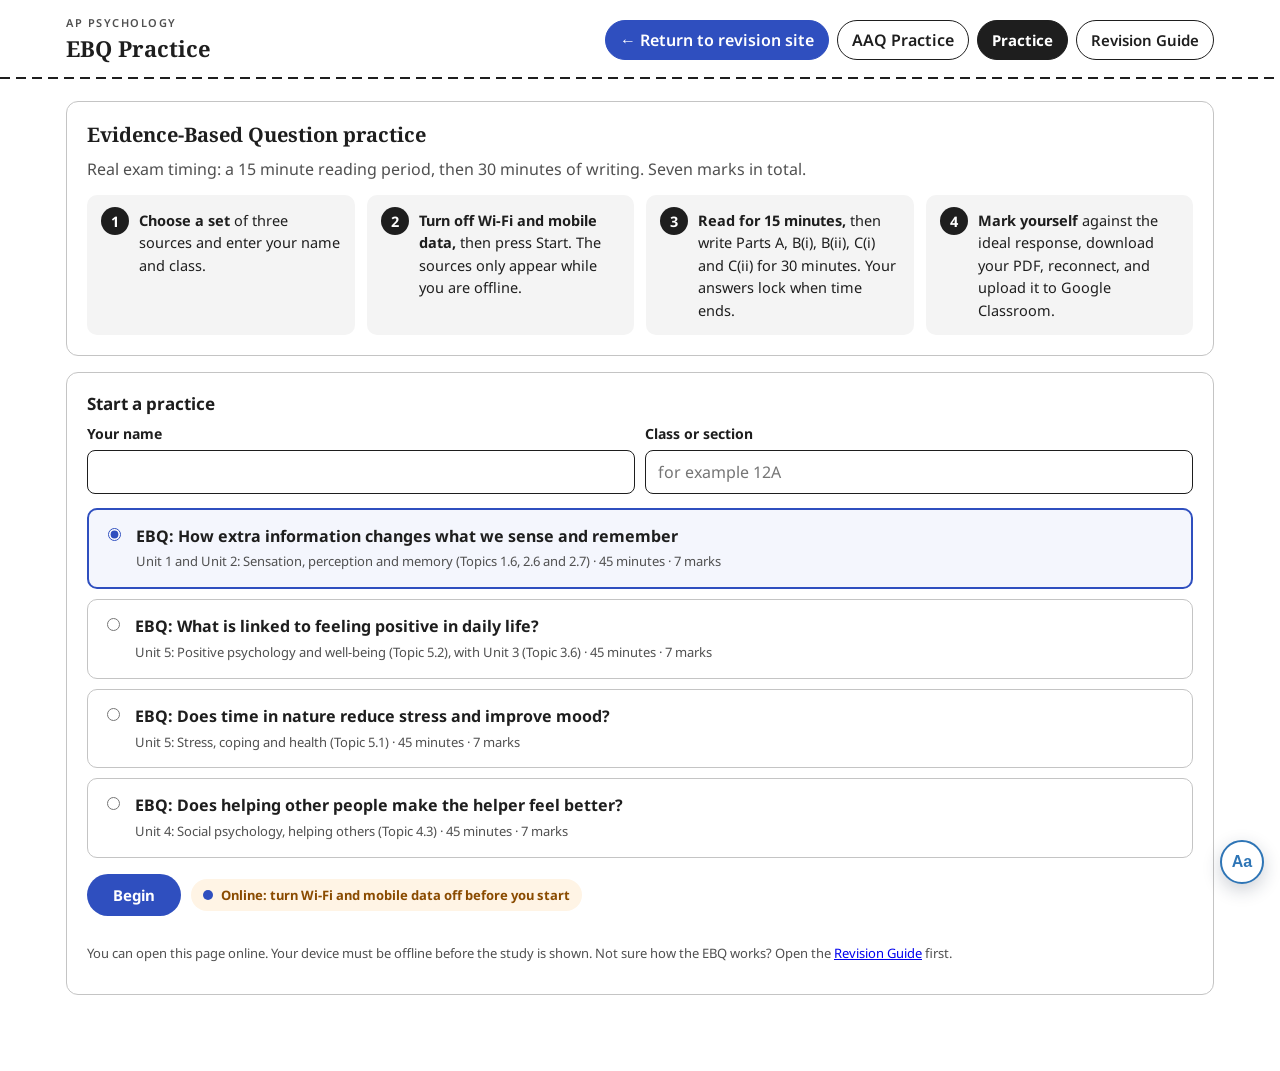
<file: ebq_practice.html>
<!DOCTYPE html>
<html lang="en">
<head>
<meta charset="UTF-8">
<meta name="viewport" content="width=device-width, initial-scale=1.0">
<meta name="robots" content="noindex">
<title>AP Psychology EBQ Practice</title>
<!--
  AP Psychology EBQ Practice (single file, works offline). Same engine as the AAQ page.
  Flow: open online, turn Wi-Fi and mobile data off, press Start, read (15 min) and write (30 min),
  answers lock, self-mark against the ideal response, download the PDF, reconnect, upload to Classroom.
-->
<style>
:root{
  --navy:#14284b; --blue:#2e75b6; --blue-soft:#e6f0fa; --orange:#e8731a; --orange-text:#a84a00; --orange-soft:#fdf0e4;
  --ink:#1b2438; --muted:#5a6781; --line:#d5dcea; --bg:#f3f5fa; --card:#ffffff;
  --green:#1f7a45; --green-soft:#e5f5ec; --red:#b3261e; --red-soft:#fbe9e7;
}
*,*::before,*::after{box-sizing:border-box}
html{-webkit-text-size-adjust:100%}
body{margin:0;font-family:Arial,Helvetica,sans-serif;background:var(--bg);color:var(--ink);line-height:1.55;font-size:16px}
h1,h2,h3,h4{line-height:1.25;margin:0 0 .5em;color:var(--navy)}
p{margin:0 0 .8em}
button{font-family:inherit;font-size:15px}
.wrap{max-width:1180px;margin:0 auto;padding:0 16px}

/* header */
.site-head{background:var(--navy);color:#fff}
.site-head .wrap{display:flex;flex-wrap:wrap;align-items:center;justify-content:space-between;gap:10px;padding-top:14px;padding-bottom:14px}
.brand{display:flex;flex-direction:column}
.brand .eyebrow{font-size:11px;letter-spacing:.14em;text-transform:uppercase;color:#9fc0e6}
.brand .name{font-size:20px;font-weight:700}
.nav{display:flex;gap:8px}
.nav button{background:transparent;color:#cfe0f5;border:1px solid #3b5483;border-radius:8px;padding:8px 14px;cursor:pointer}
.nav button.active{background:#fff;color:var(--navy);border-color:#fff;font-weight:700}
.nav button:hover:not(.active){background:#223a66}
.nav a.navlink{display:inline-block;background:transparent;color:#cfe0f5;border:1px solid #3b5483;border-radius:8px;padding:8px 14px;text-decoration:none;font:inherit;line-height:normal}
.nav a.navlink:hover,.nav a.navlink:focus-visible{background:#223a66;color:#fff}

main{padding:22px 0 60px}
.screen{display:none}
.screen.active{display:block}
.card{background:var(--card);border:1px solid var(--line);border-radius:12px;padding:20px;margin-bottom:16px}
.card h2{font-size:20px}
.card h3{font-size:17px}
.muted{color:var(--muted)}
.small{font-size:13px}

.btn{display:inline-block;border:0;border-radius:8px;padding:11px 20px;font-weight:700;cursor:pointer;background:var(--navy);color:#fff}
.btn:hover:not(:disabled){background:var(--blue)}
.btn:disabled{opacity:.45;cursor:not-allowed}
.btn.orange{background:var(--orange);color:#fff}
.btn.orange:hover:not(:disabled){background:#c95f0f}
.btn.ghost{background:#fff;color:var(--navy);border:1px solid var(--navy)}
.btn.ghost:hover:not(:disabled){background:var(--blue-soft)}
.row{display:flex;flex-wrap:wrap;gap:10px;align-items:center}
:focus-visible{outline:3px solid var(--orange);outline-offset:2px}

/* home */
.steps{counter-reset:s;list-style:none;margin:0;padding:0;display:grid;grid-template-columns:repeat(auto-fit,minmax(220px,1fr));gap:12px}
.steps li{counter-increment:s;background:var(--blue-soft);border-radius:10px;padding:14px 14px 14px 52px;position:relative;font-size:14.5px}
.steps li::before{content:counter(s);position:absolute;left:14px;top:12px;width:28px;height:28px;border-radius:50%;background:var(--navy);color:#fff;font-weight:700;display:flex;align-items:center;justify-content:center}
.field{display:flex;flex-direction:column;gap:5px;min-width:200px;flex:1}
.field label{font-weight:700;font-size:14px}
.field input{padding:10px 12px;border:1px solid #b9c4da;border-radius:8px;font-size:16px;font-family:inherit}
.study-list{display:grid;gap:10px}
.study-opt{display:flex;gap:12px;align-items:flex-start;border:2px solid var(--line);border-radius:10px;padding:14px;cursor:pointer;background:#fff}
.study-opt:hover{border-color:var(--blue)}
.study-opt input{margin-top:4px;accent-color:var(--navy)}
.study-opt.sel{border-color:var(--navy);background:var(--blue-soft)}
.study-opt .t{font-weight:700;color:var(--navy)}
.pill{display:inline-flex;align-items:center;gap:8px;border-radius:999px;padding:6px 12px;font-size:13px;font-weight:700}
.pill .dot{width:10px;height:10px;border-radius:50%}
.pill.on{background:var(--green-soft);color:var(--green)} .pill.on .dot{background:var(--green)}
.pill.off{background:var(--orange-soft);color:var(--orange-text)} .pill.off .dot{background:var(--orange)}
.notice{border-left:4px solid var(--orange);background:var(--orange-soft);padding:12px 14px;border-radius:8px;margin-bottom:14px;font-size:14.5px}
.notice.blue{border-left-color:var(--blue);background:var(--blue-soft)}
.err{color:var(--red);font-weight:700;min-height:1.4em;margin:8px 0 0;font-size:14px}

/* test */
#testBarHost{position:sticky;top:0;z-index:50}
.testbar{background:var(--navy);color:#fff;box-shadow:0 2px 10px rgba(0,0,0,.25)}
.testbar .wrap{display:flex;flex-wrap:wrap;align-items:center;justify-content:space-between;gap:10px;padding-top:10px;padding-bottom:10px}
.testbar .ttl{font-weight:700;font-size:15px;max-width:46ch}
.phase{font-size:12px;letter-spacing:.1em;text-transform:uppercase;background:#2c4577;border-radius:999px;padding:4px 10px;color:#d8e6f8}
.phase.write{background:var(--orange);color:#fff}
.timer{font-family:"Courier New",monospace;font-size:28px;font-weight:700;letter-spacing:.05em;min-width:5.2ch;text-align:right}
.timer.warn{color:#ffb36b}
.timer.crit{color:#ff8a80}
.tools{display:flex;align-items:center;gap:12px;flex-wrap:wrap}
.notice-bar{background:var(--orange);color:#fff;text-align:center;padding:8px 12px;font-size:14px;font-weight:700;display:none}
.notice-bar.show{display:block}
.test-grid{display:grid;grid-template-columns:1fr;gap:16px;margin-top:16px}
@media(min-width:960px){.test-grid{grid-template-columns:minmax(0,1.05fr) minmax(0,1fr);align-items:start}
 .study-panel{position:sticky;top:78px;max-height:calc(100vh - 96px);overflow:auto}}
.study-panel{user-select:none;-webkit-user-select:none}
.study-panel h2{font-size:21px;margin-bottom:.2em}
.study-panel h3.sec{font-size:13px;letter-spacing:.12em;text-transform:uppercase;color:var(--blue);margin:1.2em 0 .35em;border-bottom:1px solid var(--line);padding-bottom:4px}
.study-panel h4{font-size:15px;margin:.9em 0 .2em}
.study-panel ul{margin:0 0 .8em 1.2em;padding:0}
.study-panel img{max-width:100%;height:auto;border:1px solid var(--line);border-radius:6px;display:block;margin:10px 0}
.study-panel .src{font-size:12.5px;color:var(--muted);border-top:1px solid var(--line);padding-top:8px;margin-top:14px}
.qcard{border:1px solid var(--line);border-radius:10px;padding:14px;margin-bottom:12px;background:#fff}
.qcard .qh{display:flex;justify-content:space-between;gap:8px;font-weight:700;color:var(--navy);margin-bottom:6px}
.qcard .marks{font-size:12px;background:var(--blue-soft);color:var(--navy);border-radius:999px;padding:3px 10px;white-space:nowrap}
.qcard textarea{width:100%;min-height:110px;padding:10px 12px;border:1px solid #b9c4da;border-radius:8px;font-family:inherit;font-size:16px;line-height:1.5;resize:vertical}
.qcard textarea:disabled{background:#eef1f7;color:#7a869e;cursor:not-allowed}
.qcard .wc{font-size:12px;color:var(--muted);text-align:right;margin-top:4px}
.qcard.big textarea{min-height:150px}

/* gate and modal */
.overlay{position:fixed;inset:0;background:rgba(20,40,75,.96);z-index:200;display:none;align-items:center;justify-content:center;padding:20px}
.overlay.show{display:flex}
.overlay .box{background:#fff;border-radius:14px;max-width:520px;width:100%;padding:26px;text-align:left}
.overlay .box h2{font-size:22px}
.overlay ul{margin:0 0 1em 1.2em;padding:0}
.overlay.light{background:rgba(20,40,75,.55)}

/* review */
.score-sticky{position:sticky;top:0;z-index:40;background:var(--navy);color:#fff}
.score-sticky .wrap{display:flex;flex-wrap:wrap;gap:10px;align-items:center;justify-content:space-between;padding-top:10px;padding-bottom:10px}
.score-big{font-size:22px;font-weight:700}
.rcard{background:#fff;border:1px solid var(--line);border-radius:12px;margin-bottom:18px;overflow:hidden}
.rcard .rh{background:var(--blue-soft);padding:12px 16px;display:flex;justify-content:space-between;gap:10px;flex-wrap:wrap}
.rcard .rh strong{color:var(--navy)}
.rcard .rq{padding:12px 16px 0;font-weight:700}
.cols{display:grid;grid-template-columns:1fr;gap:14px;padding:14px 16px}
@media(min-width:860px){.cols{grid-template-columns:1fr 1fr}}
.col{border-radius:10px;padding:12px 14px;font-size:15px}
.col h4{font-size:12px;letter-spacing:.12em;text-transform:uppercase;margin-bottom:6px}
.col.mine{background:#f6f8fc;border:1px solid var(--line)}
.col.mine h4{color:var(--blue)}
.col.ideal{background:var(--green-soft);border:1px solid #bfe3cc}
.col.ideal h4{color:var(--green)}
.col .txt{white-space:pre-wrap;word-wrap:break-word}
.col .empty{color:var(--muted);font-style:italic}
.extra{font-size:13.5px;margin-top:10px;padding-top:8px;border-top:1px dashed #9ccfb0}
.extra b{color:var(--navy)}
.mark-box{border-top:1px solid var(--line);padding:12px 16px;background:#fafbfe}
.mark-box label{display:flex;gap:10px;align-items:flex-start;padding:6px 0;cursor:pointer;font-size:15px}
.mark-box input{margin-top:4px;width:18px;height:18px;accent-color:var(--navy);flex:none}
.partscore{font-weight:700;color:var(--navy)}
.reflect textarea{width:100%;min-height:80px;padding:10px 12px;border:1px solid #b9c4da;border-radius:8px;font-family:inherit;font-size:16px}
.integrity{display:grid;grid-template-columns:repeat(auto-fit,minmax(150px,1fr));gap:8px;margin-top:10px}
.integrity div{background:#f6f8fc;border:1px solid var(--line);border-radius:8px;padding:8px 10px;font-size:13px}
.integrity b{display:block;font-size:18px;color:var(--navy)}

/* guide */
.guide details{background:#fff;border:1px solid var(--line);border-radius:12px;margin-bottom:12px;padding:0}
.guide summary{cursor:pointer;padding:14px 18px;font-weight:700;color:var(--navy);font-size:17px;list-style:none;display:flex;justify-content:space-between;align-items:center}
.guide summary::after{content:"+";font-size:22px;color:var(--blue)}
.guide details[open] summary::after{content:"\2212"}
.guide summary::-webkit-details-marker{display:none}
.guide .body{padding:0 18px 16px}
.guide table{border-collapse:collapse;width:100%;font-size:14.5px;margin:8px 0 14px}
.guide th,.guide td{border:1px solid var(--line);padding:8px 10px;vertical-align:top;text-align:left}
.guide th{background:var(--blue-soft);color:var(--navy)}
.guide .tablewrap{overflow-x:auto}
.model{border-left:4px solid var(--green);background:var(--green-soft);border-radius:0 8px 8px 0;padding:10px 14px;margin:6px 0 4px}
.scorenote{font-size:13.5px;color:var(--muted);margin:0 0 14px;padding-left:14px}
.summary-box{background:#f6f8fc;border:1px solid var(--line);border-radius:10px;padding:12px 14px;margin:8px 0 12px}

/* print */
#printRoot{display:none}
@media print{
  body>*:not(#printRoot){display:none !important}
  #printRoot{display:block;color:#000;background:#fff;font-size:11pt}
  #printRoot h1{font-size:18pt;color:#14284b}
  #printRoot h2{font-size:13pt;margin-top:14pt;color:#14284b;border-bottom:1px solid #999;padding-bottom:2pt}
  #printRoot .resp{white-space:pre-wrap;border-left:3px solid #2e75b6;padding-left:8pt;margin:4pt 0 8pt}
  #printRoot .ideal{white-space:pre-wrap;border-left:3px solid #1f7a45;padding-left:8pt;margin:4pt 0 8pt}
  #printRoot table{border-collapse:collapse;width:100%}
  #printRoot h3.sec{font-size:10pt;letter-spacing:.1em;text-transform:uppercase;color:#2e75b6;margin:10pt 0 3pt;border-bottom:1px solid #ccc;padding-bottom:2pt}
  #printRoot h4{font-size:11pt;margin:8pt 0 2pt}
  #printRoot img{max-width:100%;max-height:100mm;display:block;margin:6pt 0}
  #printRoot .stim ul{margin:0 0 6pt 16pt;padding:0}
  #printRoot .pbb{page-break-before:always}
  #printRoot td{border:1px solid #999;padding:3pt 6pt;font-size:10pt}
  .pb{page-break-inside:avoid}
}
@media(prefers-reduced-motion:reduce){*{transition:none !important;animation:none !important}}

.srchead{font-size:17px;color:var(--navy);margin:20px 0 6px;padding:8px 12px;background:var(--blue-soft);border-left:5px solid var(--blue);border-radius:6px}
.srchead:first-of-type{margin-top:4px}
.promptcard{border-left:5px solid var(--orange);background:var(--orange-soft)}
.guide-frame td code{background:#eef2fa;padding:1px 5px;border-radius:4px}
</style></style>
<link rel="preconnect" href="https://fonts.googleapis.com">
<link rel="preconnect" href="https://fonts.gstatic.com" crossorigin>
<link href="https://fonts.googleapis.com/css2?family=Noto+Sans:wght@400;500;600;700&family=Noto+Serif:wght@400;700&display=swap" rel="stylesheet">
<link rel="stylesheet" href="frq-exam.css">
<script src="settings.js"></script>
</head>
<body>

<header class="site-head" id="siteHead">
  <div class="wrap">
    <div class="brand"><span class="eyebrow">AP Psychology</span><span class="name">EBQ Practice</span></div>
    <nav class="nav" id="mainNav" aria-label="Main">
      <a class="navlink nav-return" id="navMain" href="index.html">&larr; Return to revision site</a>
      <a class="navlink" id="navAAQ" href="aaq_practice.html">AAQ Practice</a>
      <button id="navPractice" class="active" type="button">Practice</button>
      <button id="navGuide" type="button">Revision Guide</button>
    </nav>
  </div>
</header>

<!-- ============== HOME ============== -->
<div id="testBarHost" style="display:none"></div>

<main>
<div class="wrap">

<section class="screen active" id="screen-home" aria-labelledby="homeH">
  <div class="card">
    <h2 id="homeH">Evidence-Based Question practice</h2>
    <p class="muted">Real exam timing: a 15 minute reading period, then 30 minutes of writing. Seven marks in total.</p>
    <ol class="steps">
      <li><b>Choose a set</b> of three sources and enter your name and class.</li>
      <li><b>Turn off Wi-Fi and mobile data,</b> then press Start. The sources only appear while you are offline.</li>
      <li><b>Read for 15 minutes,</b> then write Parts A, B(i), B(ii), C(i) and C(ii) for 30 minutes. Your answers lock when time ends.</li>
      <li><b>Mark yourself</b> against the ideal response, download your PDF, reconnect, and upload it to Google Classroom.</li>
    </ol>
  </div>

  <div id="resumeBox"></div>

  <div class="card">
    <h3>Start a practice</h3>
    <div class="row" style="margin-bottom:14px">
      <div class="field"><label for="stName">Your name</label><input id="stName" type="text" autocomplete="off" maxlength="60"></div>
      <div class="field"><label for="stSection">Class or section</label><input id="stSection" type="text" autocomplete="off" maxlength="30" placeholder="for example 12A"></div>
    </div>
    <div class="study-list" id="studyList" role="radiogroup" aria-label="Choose an EBQ set"></div>
    <div class="row" style="margin-top:16px">
      <button class="btn orange" id="beginBtn" type="button">Begin</button>
      <span class="pill off" id="connPill" aria-live="polite"><span class="dot"></span><span id="connText">Checking connection</span></span>
    </div>
    <p class="err" id="homeErr" role="alert"></p>
    <p class="small muted">You can open this page online. Your device must be offline before the study is shown. Not sure how the EBQ works? Open the <a href="#" id="homeGuideLink">Revision Guide</a> first.</p>
  </div>
</section>

<!-- ============== TEST ============== -->
<section class="screen" id="screen-test" aria-label="Practice in progress">
  <div class="test-grid">
    <article class="card study-panel" id="studyPanel" aria-label="Research summaries"></article>
    <div id="questionPanel" aria-label="Questions"></div>
  </div>
  <div class="row" style="margin:6px 0 30px;justify-content:flex-end" id="testActions"></div>
</section>

<!-- ============== REVIEW ============== -->
<section class="screen" id="screen-review" aria-label="Self-marking">
  <div id="reviewRoot"></div>
</section>

<!-- ============== GUIDE ============== -->
<section class="screen guide" id="screen-guide" aria-labelledby="guideH">
  <div class="card">
    <h2 id="guideH">EBQ Revision Guide</h2>
    <p class="muted">Everything you need before you practise: what the question is, how marks are earned, how to use the reading period, and how to write each part. This page works offline and is closed while a practice is running.</p>
  </div>

  <details open>
    <summary>1. What is the EBQ?</summary>
    <div class="body tablewrap">
      <table>
        <tr><th>Feature</th><th>Detail</th></tr>
        <tr><td><b>Full name</b></td><td>Evidence-Based Question. Question 2 of the free-response section.</td></tr>
        <tr><td><b>Marks</b></td><td>7 in total.</td></tr>
        <tr><td><b>Time</b></td><td>45 minutes: a 15 minute reading period, then 30 minutes of writing.</td></tr>
        <tr><td><b>Skills tested</b></td><td>Concept application (Science Practice 1) and argumentation (Practice 4). The EBQ is the only question on the exam that tests argumentation.</td></tr>
        <tr><td><b>What you read</b></td><td>Three short research summaries on one topic, and one question. You use only two of the three sources in your answer.</td></tr>
        <tr><td><b>What you write</b></td><td>Five short answers: Part A, B(i), B(ii), C(i) and C(ii). This is not an essay. Each part is its own short answer in full sentences.</td></tr>
      </table>
    </div>
  </details>

  <details>
    <summary>2. The five parts and how marks are earned</summary>
    <div class="body tablewrap">
      <table>
        <tr><th style="width:20%">Part</th><th>What it asks</th><th>What earns the mark</th></tr>
        <tr><td><b>A</b> Claim (1)</td><td>Make a claim that answers the question.</td><td>One specific sentence that takes a position, for example a clear effect or a recommendation. Do not just repeat the question or describe a study.</td></tr>
        <tr><td><b>B(i)</b> Evidence (1)</td><td>Give specific evidence from one source.</td><td>A real result from the source (a number, a percentage, a difference or a clear pattern), with the source named (for example "Source B"). It must support your claim.</td></tr>
        <tr><td><b>B(ii)</b> Explanation (2)</td><td>Explain how the evidence supports the claim, using a psychological concept.</td><td>1 mark for explaining how the evidence supports the claim. 1 mark for applying a named AP Psychology concept that is not named in the sources, and applying it to the evidence.</td></tr>
        <tr><td><b>C(i)</b> Evidence (1)</td><td>Give specific evidence from a different source.</td><td>The same standard as B(i), from a different source.</td></tr>
        <tr><td><b>C(ii)</b> Explanation (2)</td><td>Explain how this evidence supports the claim, using a different concept.</td><td>The same standard as B(ii). The concept must be different from the one in B(ii) and must also not be named in the sources.</td></tr>
      </table>
      <p><b>Where the points come from:</b> you can earn 5 of the 7 marks by reading carefully, making a sensible claim and quoting specific evidence from two sources. The last 2 marks need you to name and apply a course concept correctly.</p>
    </div>
  </details>

  <details>
    <summary>3. Using the 15 minute reading period</summary>
    <div class="body tablewrap">
      <ol>
        <li>Read the question and the five parts first.</li>
        <li>Skim all three sources. For each one, underline the main result and the numbers.</li>
        <li>Decide your claim. It should answer the question and be supported by at least two sources.</li>
        <li>Pick the two sources with the clearest evidence for your claim. You do not have to use the third.</li>
        <li>Next to each chosen result, note one or two course concepts that could explain it. Check that those concepts are not named in the sources.</li>
      </ol>
      <p class="small muted"><b>Suggested pacing for the 30 writing minutes:</b> A 3 minutes, B(i) 4, B(ii) 8, C(i) 4, C(ii) 8, and 3 minutes to check. This is a guide, not a rule.</p>
    </div>
  </details>

  <details>
    <summary>4. How to write each part</summary>
    <div class="body tablewrap">
      <table>
        <tr><th style="width:20%">Part</th><th>Sentence frame (fill in your own words)</th></tr>
        <tr><td><b>A</b></td><td><code>[Variable X] [increases / decreases / is linked to] [variable Y] for [the group or situation].</code> Take a position. Keep it to one sentence.</td></tr>
        <tr><td><b>B(i)</b></td><td><code>In Source [letter], [group] scored [number] compared with [number] for [group].</code> Use a result that is really in the source.</td></tr>
        <tr><td><b>B(ii)</b></td><td><code>This supports my claim because [what the result shows]. This is an example of [named course concept], because [how the concept fits this result].</code> Apply the concept. Do not just define it.</td></tr>
        <tr><td><b>C(i)</b></td><td><code>In Source [a different letter], [result].</code></td></tr>
        <tr><td><b>C(ii)</b></td><td><code>This also supports my claim because [what the result shows]. This relates to [a different named course concept], because [how it fits].</code></td></tr>
      </table>
    </div>
  </details>

  <details>
    <summary>5. Which concepts count? (the most common way to lose marks)</summary>
    <div class="body tablewrap">
      <ul>
        <li>The concept must come from the AP Psychology course, not from the sources. If a source already uses a term (for example "working memory" or "correlation coefficient"), that term cannot earn the concept mark.</li>
        <li>The concept must fit the evidence you chose. Naming a concept that is only loosely related does not earn the mark.</li>
        <li>B(ii) and C(ii) need two different concepts.</li>
        <li>After you lock your answers, the review page lists the concepts that were named in the sources and some course concepts you could have used.</li>
      </ul>
    </div>
  </details>

  <details>
    <summary>6. Common EBQ mistakes and what to do instead</summary>
    <div class="body tablewrap">
      <table>
        <tr><th style="width:32%">Mistake</th><th>What to do instead</th></tr>
        <tr><td>A claim that only repeats the question (Part A)</td><td>Say what the effect is, in which direction, and for whom. A claim that takes a position can be defended with evidence.</td></tr>
        <tr><td>Evidence with no source named, or evidence that is vague (B(i), C(i))</td><td>Name the source and quote a specific result. "Source B showed it helps" is too vague.</td></tr>
        <tr><td>Using the same source twice (C(i))</td><td>C(i) must come from a different source than B(i).</td></tr>
        <tr><td>Explaining in plain language only (B(ii), C(ii))</td><td>Name a course concept and show how it explains this specific evidence.</td></tr>
        <tr><td>Using a concept the source already names</td><td>Choose a different concept from the course. The source's own terms cannot earn the concept mark.</td></tr>
        <tr><td>Repeating the same concept in B(ii) and C(ii)</td><td>Use two different concepts.</td></tr>
        <tr><td>Claiming cause from a correlation</td><td>A correlation shows a relationship, not cause and effect. Match the strength of your claim to the design of the study.</td></tr>
        <tr><td>Writing one long essay</td><td>Write five separate short answers, each labelled with its part.</td></tr>
      </table>
    </div>
  </details>
</section>

</div>
</main>


<!-- overlays -->
<div class="overlay" id="gate" role="dialog" aria-modal="true" aria-labelledby="gateTitle">
  <div class="box">
    <h2 id="gateTitle">Go offline to begin</h2>
    <div id="gateBody"></div>
    <div class="row" id="gateActions"></div>
  </div>
</div>
<div class="overlay light" id="modal" role="dialog" aria-modal="true" aria-labelledby="modalTitle">
  <div class="box">
    <h2 id="modalTitle"></h2>
    <p id="modalText"></p>
    <div class="row"><button class="btn ghost" id="modalNo" type="button">Cancel</button><button class="btn orange" id="modalYes" type="button">Confirm</button></div>
  </div>
</div>
<div id="printRoot" aria-hidden="true"></div>

<script>

/* ===================================================================
   SETTINGS (teacher)
   =================================================================== */
const CONFIG = {
  readingMinutes: 15,
  writingMinutes: 30,
  requireOffline: true,        // the study is only shown while the device is offline
  requireFullscreen: true,     // soft: asks for fullscreen and logs exits, never blocks
  allowEarlyStartWriting: true,// lets a student end the reading period early
  secondsPerMinute: 60         // leave at 60 (only changed for testing)
};

const STUDIES = [{"id": "ebq-outside-information", "title": "How extra information changes what we sense and remember", "tag": "Unit 1 and Unit 2: Sensation, perception and memory (Topics 1.6, 2.6 and 2.7)", "prompt": "Based on the research summaries, how can extra information that comes with an experience change what people perceive or remember?", "source": "The citation for each source is shown under it.", "blocks": [{"t": "src", "text": "Source A: Does touch change how loud a quiet sound seems?"}, {"t": "h2", "text": "Introduction"}, {"t": "p", "text": "Sound and touch have something in common. Both can arrive as fast pulses. The researchers asked whether feeling a vibration could change how loud a very quiet sound seems."}, {"t": "h2", "text": "Participants"}, {"t": "p", "text": "Nine adults with normal hearing took part. They agreed to take part before testing began."}, {"t": "h2", "text": "Method"}, {"t": "p", "text": "Each person wore headphones. Quiet background noise played all the time. On every trial the person heard a steady reference tone and then a probe tone. The person set the level of the probe tone so that it sounded as loud as the reference tone. On some trials the person also touched a small tube with the fingers of one hand. The tube vibrated in time with the probe tone. On the other trials the person did not touch the tube. The two kinds of trial took turns. The researchers recorded the probe tone level that the person chose. A lower level means that less sound was needed to match the reference tone."}, {"t": "h2", "text": "Results and Discussion"}, {"t": "p", "text": "When people touched the tube, they chose a probe tone that was on average 12% lower in level (p < 0.01). The quiet sound seemed louder to them when they felt the vibration, even though the sound itself had not changed. The researchers concluded that touch helps normal-hearing people to hear quiet sounds. The study had only nine people, and the task was done in a laboratory with an artificial tube."}, {"t": "cite", "text": "Source: Sch\u00fcrmann, M., Caetano, G., Jousm\u00e4ki, V., & Hari, R. (2004). Hands help hearing: Facilitatory audiotactile interaction at low sound-intensity levels. Journal of the Acoustical Society of America, 115(2), 830-832. https://doi.org/10.1121/1.1639909 Adapted for classroom practice. Not an official College Board item."}, {"t": "src", "text": "Source B: Students recall words that they never heard"}, {"t": "h2", "text": "Introduction"}, {"t": "p", "text": "The researchers asked whether a list of related words could lead people to remember a word that was never on the list."}, {"t": "h2", "text": "Participants"}, {"t": "p", "text": "Thirty-six undergraduate students at a US university took part. They were tested together in a class meeting."}, {"t": "h2", "text": "Method"}, {"t": "p", "text": "The students heard six lists of 12 words, read aloud at about one word every 1.5 seconds. All 12 words in a list were closely linked in meaning to one key word that was not read. For example, one list went with \"sleep\", but \"sleep\" itself was never said. After each list, the students wrote down the words they remembered. At the end, they saw 42 words. Twelve had been read aloud. Thirty had not: six key words, 12 weakly related words and 12 unrelated words. Students rated each word from 1 (sure it is new) to 4 (sure it is old). A rating of 3 or 4 counted as \"old\"."}, {"t": "h2", "text": "Results and Discussion"}, {"t": "p", "text": "Students wrote down 65% of the words that were read. They wrote down the unread key word in 40% of lists. On the final test, they called 86% of the words that were read \"old\". They called 84% of the key words \"old\", although none had been read. Only 21% of the weakly related words and 2% of the unrelated words were called \"old\". The top rating of 4 was given to 58% of the key words and 75% of the words that were read. The task used word lists, not real events."}, {"t": "cite", "text": "Source: Roediger, H. L., III, & McDermott, K. B. (1995). Creating false memories: Remembering words not presented in lists. Journal of Experimental Psychology: Learning, Memory, and Cognition, 21(4), 803-814. Adapted for classroom practice. Not an official College Board item."}, {"t": "src", "text": "Source C: Does a smell help people recall what they learned?"}, {"t": "h2", "text": "Introduction"}, {"t": "p", "text": "The researchers tested whether smelling the same odor when learning and when remembering would help people to recall new material one week later."}, {"t": "h2", "text": "Participants"}, {"t": "p", "text": "There were 131 university students. They were volunteers with a mean age of 21.5 years (range 18 to 53). They were randomly assigned to four groups. All of them gave written consent."}, {"t": "h2", "text": "Method"}, {"t": "p", "text": "Everyone wore nose plugs in both sessions. Some plugs smelled of menthol and others had no smell. Group 1 had the menthol smell when learning and when remembering. Group 2 had it only when learning. Group 3 had it only when remembering. Group 4 never had it. In the first session, everyone read a short story for 2 minutes and copied a complex drawing. They also did a word-fragment task. They wrote the story and redrew the figure straight away. They did the tasks again one week later. The redrawing was scored out of 36 points."}, {"t": "h2", "text": "Results and Discussion"}, {"t": "p", "text": "One week later, Group 1 recalled more of the story than Group 2 (p = .023) and more than Group 4 (p = .04). The groups did not differ in how well they redrew the figure (p = .91). Across all groups, redrawing scores fell from 26.53 straight away to 22.75 after one week. A third task, which used word fragments, also showed no difference between groups. The researchers noted that the odorless plugs worn by the other groups might also have acted as a setting that people connected with learning."}, {"t": "cite", "text": "Source: Sorokowska, A., Nord, M., Stefanczyk, M. M., & Larsson, M. (2022). Odor-based context-dependent memory: Influence of olfactory cues on declarative and nondeclarative memory indices. Learning & Memory, 29(5), 136-141. https://doi.org/10.1101/lm.053562.121 Adapted for classroom practice. Not an official College Board item."}], "questions": [{"part": "A", "marks": 1, "text": "Make a claim that answers the question, based on the research summaries. Your claim must be specific and relevant to the question."}, {"part": "B-i", "marks": 1, "text": "Give specific evidence from one source that supports your claim. Name the source (Source A, B or C)."}, {"part": "B-ii", "marks": 2, "text": "Explain how the evidence in B-i supports your claim. Use a psychological concept, term or theory from AP Psychology that is not named in the sources."}, {"part": "C-i", "marks": 1, "text": "Give specific evidence from a different source that supports your claim. Name the source."}, {"part": "C-ii", "marks": 2, "text": "Explain how the evidence in C-i supports your claim. Use a different psychological concept from the one you used in B-ii. It must also not be named in the sources."}], "idealB64": "[base64]"}, {"id": "ebq-daily-positive-feelings", "title": "What is linked to feeling positive in daily life?", "tag": "Unit 5: Positive psychology and well-being (Topic 5.2), with Unit 3 (Topic 3.6)", "prompt": "Based on the research summaries, what is linked to how positive people feel in daily life?", "source": "The citation for each source is shown under it.", "blocks": [{"t": "src", "text": "Source A: Money and daily feelings in a large phone survey"}, {"t": "h2", "text": "Introduction"}, {"t": "p", "text": "Many people believe that more money brings a happier life. The researchers used answers from a large phone survey to ask how income is linked to daily feelings and to how people judge their life overall."}, {"t": "h2", "text": "Participants"}, {"t": "p", "text": "There were more than 450,000 adults who live in the United States. They were interviewed by phone in 2008 and 2009. About 1,000 interviews were done each day, and people were called in all 50 states."}, {"t": "h2", "text": "Method"}, {"t": "p", "text": "People gave their household income. They answered yes or no questions about the day before, such as whether they felt enjoyment, worry, sadness or a lot of stress. These answers gave a score for emotional well-being. People also rated their life on a ladder from 0 (the worst possible life) to 10 (the best possible life). The average ladder score was 6.76."}, {"t": "h2", "text": "Results and Discussion"}, {"t": "p", "text": "Emotional well-being rose as income rose, up to about $75,000 a year. Above that amount it did not rise further. Ladder scores kept rising as income rose, even above $120,000. People with low incomes had both low ladder scores and low emotional well-being. The authors wrote that more money does not necessarily buy more happiness, but less money is linked to emotional pain. The survey shows links, not causes. It covered only people in the United States."}, {"t": "cite", "text": "Source: Kahneman, D., & Deaton, A. (2010). High income improves evaluation of life but not emotional well-being. Proceedings of the National Academy of Sciences. https://doi.org/10.1073/pnas.1011492107 Adapted for classroom practice. Not an official College Board item."}, {"t": "src", "text": "Source B: Daily feelings in people aged 18 to 94"}, {"t": "h2", "text": "Introduction"}, {"t": "p", "text": "Some people expect old age to be a sad time. The researchers asked how everyday emotions change across adult life."}, {"t": "h2", "text": "Participants"}, {"t": "p", "text": "At the start, 184 adults aged 18 to 94 took part. They lived in the San Francisco Bay area and were found by a research firm. They said their health was as good as or better than most people their age. More people joined at later rounds."}, {"t": "h2", "text": "Method"}, {"t": "p", "text": "Each person carried a pager for one week. The pager went off five times a day at random times between 9 a.m. and 9 p.m. Each time, the person rated 19 emotions, 8 positive and 11 negative, from 1 (not at all) to 7 (extremely). The week of testing was repeated about every five years, between 1993 and 2005. A positive emotional experience score was how often a person felt positive emotions minus how often they felt negative emotions."}, {"t": "h2", "text": "Results and Discussion"}, {"t": "p", "text": "The score rose with age until about age 64 and then levelled off. At no point in adult life did the levels fall back to the more negative levels of young adults. Older adults also reported fewer sudden swings in emotion. The sample was healthy and came from one region. The authors said that health and emotional life cannot be fully separated."}, {"t": "cite", "text": "Source: Carstensen, L. L., Turan, B., Scheibe, S., Ram, N., Ersner-Hershfield, H., Samanez-Larkin, G. R., Brooks, K. P., & Nesselroade, J. R. (2011). Emotional experience improves with age: Evidence based on over 10 years of experience sampling. Psychology and Aging, 26(1), 21-33. https://doi.org/10.1037/a0021285 Adapted for classroom practice. Not an official College Board item."}, {"t": "src", "text": "Source C: Does a meditation course raise positive feelings?"}, {"t": "h2", "text": "Introduction"}, {"t": "p", "text": "Can people learn to feel more positive in daily life? The researchers tested a course that teaches people to send kind wishes to themselves and to others."}, {"t": "h2", "text": "Participants"}, {"t": "p", "text": "There were 202 employees of one company in the United States. They were randomly assigned to a meditation course (102) or a wait-list group (100). A total of 139 finished the study as planned (67 and 72). Their mean age was 41 years."}, {"t": "h2", "text": "Method"}, {"t": "p", "text": "The course had six 60-minute group sessions over 7 weeks. Participants were also asked to practise at home. The wait-list group took the same course about two months after the study ended. Everyone filled in a web report each day for about nine weeks. They rated how strongly they felt positive emotions."}, {"t": "h2", "text": "Results and Discussion"}, {"t": "p", "text": "In the meditation group, the ratings of positive emotions rose across the weeks, by 0.03 points a week. In the wait-list group they did not change reliably (-0.008 points a week, p = .31). People who spent more time meditating also reported more positive emotions. The researchers then repeated the analysis with the larger group of 195 people who started. The difference between the two groups was no longer reliable (p = .17). The authors said the course may only help people who complete enough of the training."}, {"t": "cite", "text": "Source: Fredrickson, B. L., Cohn, M. A., Coffey, K. A., Pek, J., & Finkel, S. M. (2008). Open hearts build lives: Positive emotions, induced through loving-kindness meditation, build consequential personal resources. Journal of Personality and Social Psychology, 95(5), 1045-1062. https://doi.org/10.1037/a0013262 Adapted for classroom practice. Not an official College Board item."}], "questions": [{"part": "A", "marks": 1, "text": "Make a claim that answers the question, based on the research summaries. Your claim must be specific and relevant to the question."}, {"part": "B-i", "marks": 1, "text": "Give specific evidence from one source that supports your claim. Name the source (Source A, B or C)."}, {"part": "B-ii", "marks": 2, "text": "Explain how the evidence in B-i supports your claim. Use a psychological concept, term or theory from AP Psychology that is not named in the sources."}, {"part": "C-i", "marks": 1, "text": "Give specific evidence from a different source that supports your claim. Name the source."}, {"part": "C-ii", "marks": 2, "text": "Explain how the evidence in C-i supports your claim. Use a different psychological concept from the one you used in B-ii. It must also not be named in the sources."}], "idealB64": "[base64]"}, {"id": "ebq-nature-stress-mood", "title": "Does time in nature reduce stress and improve mood?", "tag": "Unit 5: Stress, coping and health (Topic 5.1)", "prompt": "Based on the research summaries, what is the effect of spending time in nature or green space on stress, anxiety and mood?", "source": "The citation for each source is shown under it.", "blocks": [{"t": "src", "text": "Source A: Short nature breaks in daily life and a stress chemical in saliva"}, {"t": "h2", "text": "Introduction"}, {"t": "p", "text": "Many people live in cities and spend little time in green places. The body releases cortisol when it is under stress, and cortisol can be measured in saliva. Cortisol normally falls across the day. This study asked whether short nature experiences in daily life lower cortisol, and how long they need to be."}, {"t": "h2", "text": "Participants"}, {"t": "p", "text": "Thirty-six adults living near Ann Arbor, Michigan, USA, gave usable data. Ages ranged from 22 to 68, with an average of 45.8 years. All were volunteers who wanted to spend more time outdoors in green spaces. They were recruited by email and flyers."}, {"t": "h2", "text": "Method"}, {"t": "p", "text": "The study lasted eight weeks. Participants chose when, where and how long to have a nature experience. They aimed for at least three a week, each at least 10 minutes long, sitting or walking outdoors. On four occasions they gave a saliva sample just before and just after a nature experience. The researchers compared the drop in cortisol during the experience with the normal drop across the day."}, {"t": "h2", "text": "Results and Discussion"}, {"t": "p", "text": "Across 110 nature experiences, cortisol fell by 21.3% per hour, on top of the normal fall of 11.7% per hour. Experiences of about 21 to 30 minutes gave an 18.5% drop, large enough to rule out chance. Shorter experiences gave smaller drops (8.3% for 7 to 14 minutes and 3.7% for 15 to 20 minutes), which were not large enough to rule out chance. The authors noted that the sample was small and people chose to take part."}, {"t": "cite", "text": "Source: Hunter, M. R., Gillespie, B. W., & Chen, S. Y.-P. (2019). Urban nature experiences reduce stress in the context of daily life based on salivary biomarkers. Frontiers in Psychology, 10, 722. https://doi.org/10.3389/fpsyg.2019.00722"}, {"t": "src", "text": "Source B: Green space on campus and anxiety in university students"}, {"t": "h2", "text": "Introduction"}, {"t": "p", "text": "Many university students feel anxious. Parks, trees and gardens on campus may help students feel calmer. This study asked whether students with more green space around them report lower anxiety. It also asked whether how students see and use the green space matters."}, {"t": "h2", "text": "Participants"}, {"t": "p", "text": "The researchers analysed 654 valid questionnaires from university students on campuses in Nanjing, China. All students were over 18, and 82.3% were aged 18 to 20. Students completed the questionnaire online in October and November 2022."}, {"t": "h2", "text": "Method"}, {"t": "p", "text": "Anxiety was measured with a 7-question scale with scores from 0 to 21. A higher score meant more anxiety. The average score was 7.09. Greenness was measured with satellite images, where higher values meant more plant cover. It was measured for the whole campus and for the area within 300 metres of each student's dormitory or classroom building. Students also rated how pleasant and green their campus felt, and how often they used it."}, {"t": "h2", "text": "Results and Discussion"}, {"t": "p", "text": "Both satellite measures were linked to lower anxiety (p = 0.045 and p = 0.023). However, the link was weak. The authors noted that their models explained only about 5% of the differences in anxiety scores. Students' ratings of their campus green space had a stronger link with anxiety (r = -0.317). Students who used green space more often also had lower anxiety (r = -0.145). The data were collected at one point in time, so cause and effect cannot be shown. Other factors, such as sleep quality, were not measured."}, {"t": "cite", "text": "Source: Diao, W., Li, S., Zhao, B., & Zhang, F. (2024). Estimation of mediators in the associations between campus green spaces and students' anxiety: a case study in Nanjing. Frontiers in Psychology, 15, 1396548. https://doi.org/10.3389/fpsyg.2024.1396548"}, {"t": "src", "text": "Source C: A nature walk compared with a city walk and mood"}, {"t": "h2", "text": "Introduction"}, {"t": "p", "text": "Earlier research suggested that time in nature may help people feel better and think better. This study compared a walk in a natural area with a walk in a busy city area. It measured students' mood before and after the walk."}, {"t": "h2", "text": "Participants"}, {"t": "p", "text": "One hundred undergraduate students at the University of Utah, USA, took part. They were aged 18 to 46, with an average age of 23.36 years. They were recruited through a course."}, {"t": "h2", "text": "Method"}, {"t": "p", "text": "All students first did a 10-minute proofreading task to tire their attention. They then completed a mood questionnaire that gave a positive mood score and a negative mood score. Students were randomly assigned to a 30-minute walk in a natural area (50 students) or in a downtown area (50 students). Both routes were flat, paved and the same length. After the walk, students completed the mood questionnaire again."}, {"t": "h2", "text": "Results and Discussion"}, {"t": "p", "text": "Positive mood rose in both groups. In the nature group it rose from 25.03 to 30.0, and in the city group it rose from 24.88 to 27.65. Negative mood fell in both groups. In the nature group it fell from 12.61 to 11.29, and in the city group it fell from 13.27 to 11.82. The change over time was significant for both scores (p < 0.001). The difference between the two groups was not significant (p > 0.348). The authors said there was no indoor or no-walk comparison group, so exercise or a break could explain the better mood."}, {"t": "cite", "text": "Source: Scott, E. E., Crabtree, K. W., McDonnell, A. S., LoTemplio, S. B., McNay, G. D., & Strayer, D. L. (2023). Measuring affect and complex working memory in natural and urban environments. Frontiers in Psychology, 14, 1039334. https://doi.org/10.3389/fpsyg.2023.1039334"}], "questions": [{"part": "A", "marks": 1, "text": "Make a claim that answers the question, based on the research summaries. Your claim must be specific and relevant to the question."}, {"part": "B-i", "marks": 1, "text": "Give specific evidence from one source that supports your claim. Name the source (Source A, B or C)."}, {"part": "B-ii", "marks": 2, "text": "Explain how the evidence in B-i supports your claim. Use a psychological concept, term or theory from AP Psychology that is not named in the sources."}, {"part": "C-i", "marks": 1, "text": "Give specific evidence from a different source that supports your claim. Name the source."}, {"part": "C-ii", "marks": 2, "text": "Explain how the evidence in C-i supports your claim. Use a different psychological concept from the one you used in B-ii. It must also not be named in the sources."}], "idealB64": "[base64]"}, {"id": "ebq-helping-wellbeing", "title": "Does helping other people make the helper feel better?", "tag": "Unit 4: Social psychology, helping others (Topic 4.3)", "prompt": "Based on the research summaries, what is the effect of helping other people on the well-being of the person who helps?", "source": "The citation for each source is shown under it.", "blocks": [{"t": "src", "text": "Source A: Children packing items for others and how happy they feel"}, {"t": "h2", "text": "Introduction"}, {"t": "p", "text": "Some programs let children help others in real life. This study asked whether children feel happier after helping. It also asked whether helping a child who is similar to you feels better than helping a less similar child. The researchers predicted that happiness would rise after helping, and that the rise would be biggest for a similar child."}, {"t": "h2", "text": "Participants"}, {"t": "p", "text": "Two hundred and thirty-eight children took part (257 were enrolled, and some were excluded). They were aged 5 to 12, with an average age of 8.65 years. They visited Cradles to Crayons warehouses in Boston, Chicago or Philadelphia, USA, between June 2018 and August 2019, with a school class, a sports team or a parent-led group."}, {"t": "h2", "text": "Method"}, {"t": "p", "text": "At the warehouse, children packed items such as shoes, books and art supplies for another child. Each child was randomly assigned to pack for a child similar to themselves or for a less similar child. Children rated how happy they felt on a six-point scale, from 'really not happy' to 'really happy'. They did this once before and once after packing."}, {"t": "h2", "text": "Results and Discussion"}, {"t": "p", "text": "Happiness rose from an average of 5.18 before packing to 5.63 after packing (p < 0.001). The rise happened in both groups. Packing for a similar child did not give a bigger rise than packing for a less similar child (p = 0.389). The authors noted a limit: there was no control group, so the rise in happiness could have other explanations."}, {"t": "cite", "text": "Source: Proulx, J. D. E., Van de Vondervoort, J. W., Hamlin, J. K., Helliwell, J. F., & Aknin, L. B. (2023). Are real-world prosociality programs associated with greater psychological well-being in primary school-aged children? International Journal of Environmental Research and Public Health, 20(5), 4403. https://doi.org/10.3390/ijerph20054403"}, {"t": "src", "text": "Source B: A letter game that helped a charity and how people felt"}, {"t": "h2", "text": "Introduction"}, {"t": "p", "text": "Does knowing that your own actions help other people make you feel better? The researchers predicted that people whose task helped a charity would report higher well-being than people whose task did not. This summary describes the second of three similar experiments."}, {"t": "h2", "text": "Participants"}, {"t": "p", "text": "The study had 445 adults, aged 18 to 71, with an average age of 37. They were recruited through an online work website. The country was not named. This summary compares two of the three groups: the neutral group (158 people) and the positive impact group (154 people)."}, {"t": "h2", "text": "Method"}, {"t": "p", "text": "Everyone played a 4-minute online game that involved pressing the correct keyboard buttons. In both groups, people earned 1 cent for every correct letter for themselves. The neutral group received no other instructions. The positive impact group was told that the Red Cross would also earn 1 cent for every fourth keystroke. After the game, all people rated their feelings on scales. Higher scores meant stronger feelings."}, {"t": "h2", "text": "Results and Discussion"}, {"t": "p", "text": "The positive impact group scored higher than the neutral group on satisfaction from helping (3.30 compared with 2.17) and on how meaningful the activity felt (3.10 compared with 2.43). The gap in positive mood was small (3.26 compared with 3.12). Anxiety scores were slightly lower in the positive impact group (1.69 compared with 1.82). A similar pattern appeared in the other two experiments. The authors noted that feelings were measured only by self-report."}, {"t": "cite", "text": "Source: Martela, F., & Ryan, R. M. (2021). If giving money to the Red Cross increases well-being, does taking money from the Red Cross increase ill-being? Evidence from three experiments. Journal of Research in Personality, 93, 104114. https://doi.org/10.1016/j.jrp.2021.104114"}, {"t": "src", "text": "Source C: Three weeks of kind acts compared with other daily activities"}, {"t": "h2", "text": "Introduction"}, {"t": "p", "text": "During the COVID-19 pandemic, researchers tested whether doing kind acts for others could protect people's well-being. They predicted that people who did kind acts would report more happiness, a stronger sense that their life is valuable, and lower anxiety."}, {"t": "h2", "text": "Participants"}, {"t": "p", "text": "In total, 1,234 adults from the United States and Canada were randomly assigned to a group. They were recruited through an online work website in early 2021. Data from 1,052 people were analysed."}, {"t": "h2", "text": "Method"}, {"t": "p", "text": "The study lasted three weeks. On the first three days of each week, the kind acts group did at least one kind act for others each day. The enjoyable acts group did a personally enjoyable act each day. The neutral group tracked their daily activities. All people reported their activities and completed questionnaires on happiness, anxiety and how valuable their life felt, each week."}, {"t": "h2", "text": "Results and Discussion"}, {"t": "p", "text": "In the tests planned in advance, the kind acts group did not differ from the other groups on any outcome. Only 38% of people asked to make extra effort in the kind acts group said they often or always did so. A second analysis, not planned in advance, looked only at people who said they often or always went beyond their normal behaviour. Among these people, the kind acts group had lower anxiety (p = 0.017) and a stronger sense of a valuable life (p = 0.005) than the neutral group, but did not differ from the enjoyable acts group. The authors warned that this result needs to be repeated."}, {"t": "cite", "text": "Source: Miles, A., Andiappan, M., Upenieks, L., & Orfanidis, C. (2022). Using prosocial behavior to safeguard mental health and foster emotional well-being during the COVID-19 pandemic: A registered report of a randomized trial. PLOS ONE, 17(7), e0272152. https://doi.org/10.1371/journal.pone.0272152"}], "questions": [{"part": "A", "marks": 1, "text": "Make a claim that answers the question, based on the research summaries. Your claim must be specific and relevant to the question."}, {"part": "B-i", "marks": 1, "text": "Give specific evidence from one source that supports your claim. Name the source (Source A, B or C)."}, {"part": "B-ii", "marks": 2, "text": "Explain how the evidence in B-i supports your claim. Use a psychological concept, term or theory from AP Psychology that is not named in the sources."}, {"part": "C-i", "marks": 1, "text": "Give specific evidence from a different source that supports your claim. Name the source."}, {"part": "C-ii", "marks": 2, "text": "Explain how the evidence in C-i supports your claim. Use a different psychological concept from the one you used in B-ii. It must also not be named in the sources."}], "idealB64": "[base64]"}];
const JSPDF_GZ = "H4sIAM1Ly2oC/8y9WXfbSNIoeOa1fwWMdqsAMbmA+2JYrc22qizLJclb0SwfkEyKsEiABYCSWBK/M8/zNP9g5mFe5px5nof7MPec7j82EZGJlaDsqq/v17cWEblGZGRkZGRmZGR5d1f5+8weccfnf1F24T/lq//26IVSVPDvkTtazrkTKCOPW4HtOsrEc+fKj9aNdTHy7EWABd5zz8ekaqlRMpSDpT0LFAxWqtVixShW25dGo1trdRutUqvd+QWL5P5z6M7ndnBypFTkPxKhQ3ex8uyraaBoIx2qNSpFqNsALObcV15Zs5ny7Ct+/31heRAqWXfPmTINgoXfLZev7GC6HJZG7rx86p3bbpnat4kE1NsQ9a4+uN61r7ycD1+JaqCW29vb0uoW47Gmx0q/Xl5bgJU7m/3z/3LG3FOezTCmNIUYi2PM3+OK8vF8ZY2uhx4Pgo8fP+aCagIoo63sewBpfzi0fFt5Bk33SxYF/n41t+wZ1Z9bvKLsWx700MXCvua5GFgjH9NyS1eVD/Zs5t4qFys/4HMf+sdbuB6xR25lt5TdF7m3VPnWGs5c5RX3/dwqFpg8hdQtxV/MXM+2HOVH7gDZcquYfKW03ApqygfL87ijfOCja4DCvfyGUKbbMM+Wqj65S0idKAd8PLbGuRXN7Ik72VL8NefKkWf7I+CX/[base64]/grv1OBSDcgjaXgfMu9ue2TbLZ9ZQo9OlwpV4B/wIEvJx5wmjtRRlPLuwIxELiK5ayUBZSHAu4wsGzHdq6wIksZgQzGzMEUavLdSQBjgUP+sQLIuCPbgiqVsZwt5Exhz4DiWjAlMaJeyEKqTqDG3JoptgMVciVMUm6hJe4yUDzuB549EhLFdkaz5VhiEuaY2TBVCDhYA00PPta79KEpiC1T5u7YnuAvp/YtlsOZ7U8ZVjO2EcBwGUC8j/E0ATJsUNn1FJ/DnAKV2NAAanSMI+UBQFjLAukbSIoR9NspzI6pJgG5JkvPAcB8TO12gXwE9CsfBbIiLDFxUUpCMwGwM7axaX5XduQlpFtD94ZTy8Rc6LgBYC2wwU5ZxJ0tk/wpTo1DIr8gIqAAJLcSjfMQEz8AlrChP0CME9xso0shHq+OlYuzF5cf9s+PlZML5e352fuTo+MjRd2/gLDKlA8nl6/O3l0qkON8/83lJ+XshbL/5pPy08mbI6L88ce358cXF8rZuXJy+vb1yfERU07eHL5+d3Ty5qVyAEXfnF0qr09OTy6h3sszgilrOzmGcjR1nx6fH76CmP2Dk9cnl5+Y8uLk8g1W+wLq3Vfe7p9fnhy+e71/rrx9d/727OIYkDjCgm/O3py8eXEOsI5Pj99clgA2xCnH7yGgXLzaf/2aAO6/g2acE5aHZ28/nZ+8fHWpvDp7fXQMkQfHWNPrk/2D18cCIDTw8PX+ySlTjvZP918eU8EzqOicskkcP7w6pigAuQ//HV6enL3BmoBEh2dvLs8hhkGLzy+j0h9OLo6Zsn9+coHEeXF+BhCQulDijOqBcm+Oo4qQ+Ok+glwYfndxHGN0dLz/Gqq7wPLJzKVI3XLE2HA9zde7Uhr5Np9cc+cr8P/01p1NGIy50fXqasmUU3vswLAEpgaJEYxmlg3TJ7dQGXOuXCYruLbnNZxX5xNgf2vmAKtBkYTMK//lL08mS4dGvRYwrt+rLg0S1TSD1YIDT/I75FB/[base64]/dvBxXM3dozfbET24O7IM9/NNF4q81PaYyAacWuTOe2+4otTRzr3Z2UsGStVjMVloUx2AmpBnMF220zXvI1XUYCEEnTeoYpvYoUCy5lw4+ArXrlEYgnjVnCcpfHK2vGfc81/tzKFDRvUz4USSgen29jqls4Xhknn6PRHFMh98qH09fvwL945z/toTJuueU3AV3NPXl8aXKAp05JZjDF1A1vwR0TBU0uKEKsa4zc61xknWgsVFeArKmbIRkMp8t8NbUkbucjXGOg7n0lqojVUOlgj6ssDR9HWHuIqUQa56HNZdYvzrePwK02RND7wXe6p6H9YysYDTFKtZybEEKqB1L/7lZrVR2dsLgM7Pa6cRQfSyCFQUl0DQWWMkxaH+BhjicwvqAi6A6As3jWtVDQF6Ia6hJlWjdHeaOS/qqDsiDfhZs1saeVPA/MeJYhf5tV1gVYo34vwpDHtNZFkMOHY84jNiSzUyv5Fs3fN9/eNBCYQxiQksMUjMz0BNJIENFpK4/[base64]/GuShA4Q67Hm6SvEUCMfinbOC3Znmh2vXHtsVIxkZE9894CNenAnXefGECdeIRwGMoglm2S95p6xBceH+Eaqasc3y0gEyet3YPlkxS7uDYYgjqvyEp0lqzdgx4AkS2COzvlXz/7u9peN+B3wefy54vdB5TmtmCqz+W7+ewBIinlcwFCOmTvlXZxpQckgYAJ/y+DSbFdtksBSEItKGE/6HsooKjt/QvqoBLu9x1CuUN3zLVmo9rqgMwYsHvM3hWl1no3AL0Iugyld2KOYg6zmUt8oLmm+/[base64]/HVmB1+7/2Bru9MlMpZAWBNZpiq8s4wfaA3O6eW4qElxh23TAMI9A1cVJZM4Rjjff9I6hGSKV1NJinecJ4Yk5zRFkvCc6cdNOQJxLctlE+3RB4kaxbr/XeX8q7sNxRYHGyr4xwSwVH4AIHCCyOZ7AwvrFmoCSILH+HoQfTjXIRuCvcWqMdNvdGeeb7geum9lsx+/3fZ7ZzDZ+J3ePFFFbcY9ql8a6GRYJRJHhe0XaKX60by6ct9fJawpS7Eso7+N8OFHuirNylMrOvMUh5ypHGMY30nB4tW2CQoa5ccq9NmOzVvyJzlXD87wdaBUcd5CrR0t/TDNbUQe8BcYMQh9BqWDlVJu3JRGW4MQC60u0UViMQa/HhuAWxvy2trlqpTCaUB0JzGBAO5GhBzLgOcb8vPVENZRly+wqDjUljPIKg7f9GUCa8PoLcIA1G11gh/[base64]/wxjOqWyzjk3BqOupdW1DufGw1ZTl5haKJujG9jCG6s7sGy7LNxrNYVXi5+JSnjqsPQrrdL3R1AZkOp1adTQScR7McFRhmMmnPuyqvNNptiwZxy0Joj0ZjtoShI/UFnSot2vjECOKFm2sTurwr4gGEf/b0rV9otqIjw0RHfJDB1o+rkEc54sFDEXE3Kh3ZIx/vQoJPhRdYM8FiGYH/4UId3wVdqzBO8RvEz4bg6bsQT8anWqrATG2x4e4DQKUreI/EDVDLgmHy2RiTYAQExc3NGWbq9X2kHIuR1PftjCX4Ocry3b8oeu5yCj4L0RNXT8IK2uLEYlsgIXGLaRxginGFrA9RlFL2hX8F0OSGdrUJxRccdxqBKYZTybYw1NYbq3G/FaO1wrGBCHZmp0hjFDQ3m3Loe4djRujxkhEXQGydeQfaJB943orajRVIVluUuHNNuSegWqFh1/ACk3enFhxDFDZn1K5yqSB0beORLo1mhC3wdTrgkCwJxNkJaQqSoMZboOKLrLG4zZvyqhwnEoCiDgaTVyOOIqKKBdSA/rKGlfDVI9DW8Y1/DeOQqQ6FQ4MIeNCIg2bI0NGhRwPWFaQ40VkxPLVyrBqRdEhI7ZbIz6JYuOR0K63KhHGiaHQarXbnU4YH3A+E/[base64]/[base64]/mjgNjxao0qtUxhmc3KO2gffAvhJNDnUOTE0zctBok0ZIDHBqJUsZ35Ai2kN+y/A2qCETGw7/ebFdRWgco7cbwiZI34CgOK1IcolYYICFhhp3gUAvcOaxWSNLX6tC05EAB2o+hTDirAsNUsa1JHqhUCc/bKSjvODBAz6phMJwASeBS0J+DMi50QJTzSemEfSjCISNaJJHW/cAkTTVapyjlK6bCurEUuK9R9zq0fK7pg4eHoAezrCY2pvuwVu+WfwU1+7OmfR7fG6wGij8umXMDn/WnZcbvrDkyWF+FYppRrTGlWqszpd7QYb2KcdVGg2FUFaMGbOG5I+77ORvwfdLqTxxYVfeNgc4SwWo6WBvog/WaCXS1z7f31bWe/klh9tdQdqu1WrMJ8v/7sWBGM4NINqZGMWl0DIFH/JNGZzJEXGDa/gOIFPKxKeSjVEjgNWCOWek5z7zSjDtXwbTnFArR/l7fGQCTMEt8SWRggWiX+B0f0VoSFj3ctDRXFysjz+T9ykB8X8G3Ib+H8F0dxKunir6W+cXPs8rDg+2/sd5oIqzvVbri6zlwyB78L4Nh1eInU+wqKnaVLnYVYiF+MsWGUbFhuthQFAvc85cHOQczyL9qQeBVUJkiv68S38OCqqvrsJpX/G5z+0CUh1SxN6Rhd3HZvnSsJNYwFduTOzMGrkVFH9JCVK0ACjqDaB5Hc4rmFO3F0R5FezouaQtBgRe89TpeyceWbBj6ESbmxVQ5XXHPV8Yu9+nQwF/wkT1ZKRYu9gN7tJzhNopcaoMMUfAwHQ20SlSL3CKg5X83VaVMGSGn8TEZxnWTC/45Zhpb9mxVcr2r8lcqWk6s8+fjRumrn4ByigYLNtQ1XHWVs1vuKK+5i3YPuNT/[base64]/QG9WsCgXoFmmZUjA3wddn+Bky3lWq1Q/S9QghpTBqECcxezUatUatCP0kEBqwBxZuNVqfZMCoI/yoBH8jbwd5rdhoVo1mrIvyrJHxkjzpr1kEJb7UMosBVAi5Qp1oB7mkB/7RqlWqEnQTfIPCtitEA1uoYWfBI3Q6rtQF2BfsuA7xBwIvNZqXeatdqjSz0uoBerzQatVa73s5C7yD0RrNdr0MD2hvA67LxRqcNnYOkTcOvCfBGu1Vr1jpNIwu+TeANoFujBh1kZMFj5yLx6wC/bdSbrSwGVUKgYUDvA/pZ8C0Cb7SwP2E5SKw9p55PIoEchkQwOlWgU6tVq+sx7evYNW2gPUKeJyAD6obB0G612mgBekT7ebbjm8C5tU6lVmkgZzuQIQEXiV+D+hu1SqfRaEbYxYyHtMPUDoydShaDOmFgVFvVdge6dgOBFsGHChr1Tos4MwO/IuAblQ7QBne8NjCoIQpA+WqrY7TqWQQqggQ1WPjVWtVqNYtATSAASY0qrAM7WQSaBL/VrFQ7RruTBd6h5gNWtWa93m5lgWOvIfR61WjD0hNZO0P/[base64]/JolAlFFrQhnar2uhkEegICtSA/kBh7HnUB8wLQAE/MGhg0GFiKYL6AQRtJpYiqCdA0KKPhNXEWNh7iGZEJ58csl5oHM07sEZLx1/+7Jn9wJ8/f16rFm08/4sqWSQrwWNAWc1Y4zvew3/wHUAKMojEuNjVI8WcB2/nP/KLzbcX+9X7Nb/MzdYy3q8af/gPR88tNozOWlDPlbopdEwfhHQVNYgODMYqzJQwGls4tYTRsHaUse0BLVe52az3+LOokh4vQIw+AequtPB8BrVnDjIEdD46psnGixNO2+xX2KP/hiArADEBsKDbfei/6uBBnhDhSe8+GoI8e6bxv9WfPavR+WWUy6i24xTGn8O4x4oRaRvXA1i/0QxrHkBYktVGiWK2dz0m8zoxTVdJmvaTqCKFCmZd9wT8LJIFLR1RMADv9mZ0FaJB8duIr0F8tR6tTbz1CJYbVuAOS0PbAUbQ2RIihoFrhRFE7ltYh4CaVW80W+2ONRyN+UQt+YuZHWiqmrBPe4PtCncmYE2jQvOAIM/qPQ/oAw277QfPnwNNCvUdEEeFMIiBECcek+l1wswv74AeNyl2Av358wrDw/p2hQJtBsuvFmgoMgwzilavtkCPR3WbooAEMZT9BJQ8+8LS3Fpor/XSV9fG43x9rQ3JYgzbeGeqjTEo0ZUqUKU+rFqt5rDTMjrjDiq2rVGjU1WfmMlaY+pscGaA/AMkhJ+oh4IUWBV34VxVT5D8QiyPgGXvwkUS0AL0YWhoQX7xsDotQHJAPJe/Hv0irzyIrF5o+gWrzZ16FaaqZqvaaWxddb7Ae1OwhPT4jFu4MFzSLSArMtC+4eFys4tG1sJG3EHLdeuKJ03fxQIU75Moc2ul8PkQ7bcDMtyfrdCSe+UuoebYsEHRRu58zr0RGnPDUhbWuzojm3kIidpCA3oyjpfF/ORS95xPACdnxFOL2cliPKFlLHfKcvkqfmotPNnOnEZ/SaxQhXRFCYIWpl7c366pwYIVZkSjAGzbLIc9D8wLooHfKvueZ600C0a06HIbJhwfhAMbAaeMnkGZ3giYxO+PBuaIRuUSErD6dAZpKIH5ektTWxZmBTcpBEa6/jfIy6giv78cMPxjztYg3UGs+8JOyDednrBfCHcp2MSssDH8v4BxnYA7JahjUxsXNAQ7MbUJNAJhDCJQEwQ1RlBjAMVcCGkYW8AIkZctCmbeIOdp5H91o7Gx2MqVr0Ug5EY07j89uQyjJafJ/kYrHR84a8Spx2U9fnluB8VUpeGuSLxVoWh/dyEwM2qGLvIc4Rm6YjSUs1GAVwIrGS7DOw4hbF8y28gvjebLEh8vy/8x9oPy/[base64]/GKx1uSu6sMZoXGWq2j/++5tf3yz/8b/tjz9X3rz/53//53/7Xz4PS6XPlX/8v//836fP//G/lj9P/vF///P/G1/Yv6uEpWXCfJqsRQ8tTCoMV24w4L1H0nuUdCZ2DuUO7tmtw723lu/fut5YQzVMoPnWLGokNhq/2iHqMR/8xFfmPggOUaH4mfnDF7bnBx+wIlGHLlKm/O7SPVgF3NccPYFSQ9b7zvyibQJIkSsxd76QXVLu//p5iadTRfyZTAbSPAzmya29gzPHG2vOFWGyRF2EO7RnDoh7azTii0DZvzg8OaE7W9YIeNcvobaR1i8SKintlyc3ylPajyMUu2e12sNDrWGapg2/LfFbr8hfQ/[base64]/1Ra0STCRbo2wOzz9mTJ96A2fJwYOnkkSShx6Fm4qA5rwN6G1QSWmSOQSMKuCJjGTKSYPTSNV/[base64]/blZwYMfQKHvwYIO/kjhb4/[base64]/H47njw8jOhmDF5zmUO2eNJ/eKAbMwBoTqbdoVpipoNkezsvuUnNxcyEZR4qFmlkvrkR8/DQH+hABdUh3k1YuVPOd9C4PRLk1tDX4ji9a7BIJcTLMXxkY32AupMM68lck5lrBW8TWRcbkTr0Q1Aa84m1nAVvAe7Zggu/D9CgC1WHToMi9gz1EphxnqCEH+311Rdo13LsjEDrUAfdCQpZF0rM5yowEazkC5oFwbcbZh0kgm4Q42WAOtA7mAJfwIzu05w7hNmMrcx70Le551izLgS/fAH9+wagffkCwXVvVUrElIT4NU/CHRyjVFPZGzOdCWQpsIH0aZIjT2+ztfr5BWCc3JrBmmC9Nu+tSrdfrbVrpU6d1WqtSqnWGTDL6PaNJkS22kwmQmQVIo1OpdRoMJkIkbVuv103Su0Ok2kQV+/[base64]/[base64]/TjYY8RKTyjrgJN1ZHHx3ZQHFneGAobwLdVIE12iOGYBD3pBQnwPCXntRhn++Yj5cycrczXuPbt+SZIFNWqi2XsnXl/eHb6dv+yq+K8YAUq2z96v//m8PgILY1vcDIeq2t2Yd6VRMZeYuNLaiZ4bfKlZy2moJSRkqLpbCruf74PtC8BbckX6ffc0/TdL0FCCdcLqjKaq3L9CfIFhR4ss7kWantRhF6Gkjg9OiohFGIaz9hvQ5RwZ9H1NrASU2vcGNrF/ZohJBBiaDucwAarGd93SBB/4Ggma6Zv7eP6bOjO6D7Tzo7qIPFRORKLnzAexIWIitIxsx3gHZSNzIn4x9Z6iKPYB4UpcgL43RJ+5CMDgz6irkYLHE7WR5uImHwvBggqXRjohlm6rQrMmXjdnFB8kiqPk+me1qJa90SGLocehbV8VwShX5HBQ1baf3uSYk2hd18A6Ii/YoS/xJqZznJWmKDeaIFMhuxvE9kFO8GUWRJs/RjckI0SkN/+MchfciHb/n5eq+MzjRR0MaiP2W9mZr/[base64]/6GggudFY2cneGbsGc1uQ097z/gXwzKauuDfc6DwpJohM0T862BPqmnQVWDWyyzA2r8SYC0NsAYA3wFAH8YPzwAWcf862FRfDD4pJ/cCmEe7aRmyF3TFImfNfs/TAFLlcSouPlLDq7wa3mm/0+lnzrIgISVSwZT3mI3BFhlAg4ql05otHSX56gN7b6qVb/yjspebOhFeFz4Z54jf92v2ydxoRjZ73PT3ZryAxFvpfas42S++qBQ7g/tadf002vPeQ2H0brEIV3bd9/FhOZ0ma5s2y/sHh0fHL+JTdjW8v0orXliZArsYzd3URqaO9/qjA+JwIT8HIn4SDkCutY1FNkuv37Nrd/Ye5q/32LuPkuITul4Ip7nHaPxSk/3344aO5YDiHeCBGcjzoxf4kTNBB7TbZ8/5767DzyYTwEpDsyP+rLKnFkBJKarMMRM0ijYIeLkJzMPk3i/F/[base64]/1KsTro45B+qFZq8NEaPBidfgsiKFbXKiLVoJy6liiA2Y10DqwGfmpxbN8oNjJVJaM+F2Tk5wKWrw8eijKiaIjqf8gp9sPe0+84cNs+yaRpSw5hgvBA6oPJ1+yXTbH6eG+YH2QPq199qlN2Cjc/ah+A57kUMVtrkdB/ygiab+X/Bb0vkMB5yn7OII3Hl9WcQnRKF/Nq8ohuzYIgr5bUhZFkRVATXeGKV7fxIWt4Uon+rQKzwrwAd30d+mtjhEWfLv31A3RlMAImDtgySEpWKkv5RVFRjSj7c2D+hAISiIO/ObP04RLWxfOzZbBYBkfAMXINmWoNwq4gbLmhNwsyybD4wdSN+mHR/R0QBADZOAFhmqWyu8zdwUiTFqhQiM5/C1ihOFAClhkFazbJVnrr2flcMw00PNiNtuRllXtJYN3smRrK7OyRmqqgeys2DjbHCxU/WE4m3NtiEBadZHtmZBAkCmgcTWEx8p3tBG1hKuTBMC0Wezqe0mXtBGMDP7YAxuirr/jshgf2yFIZGpFF33IZz9QPtrPv+DbtW+Mpx4AlChUPcCWfLjkUUY+XOxvO0KFGpqjcYfgeoPkVIOxHKzmE+dcmH1Wj6OvRpsoCYUPjUo80MywT4xgX+x7sMg1Mw3y0AlSI/OK5O7ccyBFg6FsNFEVk88ISjzRO5D8JsQhLfAdaCGOj3Deb9Iu1mBxBYGgFmP93CI7jYNg0VHExt3DdiI61wo9UjsHmjuoFzP5jyxMnKjmK6kJKoquAzs7EhuPDg9HcFKHhdqRY50ShHLkClWVXV2VYs4nTSgFvHrCbHGmRgHGVByN/RXcVdK9wVbhmQ2zGefU1nh1ttgASBPL4kYM3lo5m3QxmouxVpmyiqGjXKmC3waYO94vrzk9BSuVoDH2hvVEP4pbbbHZrj4OpKr6ntLkpAwvrCkeM8CcHvT5A5a/8q7bX/TwufC59Hu8+wP/4UYCPgv63hHo0h7YJy5vkyhx1wCLOAfHJfY4q9cPvgL4yhwkOvZeBtsCvuKdovHRVUkCvFWavIzySveLKe/SoJBNrlcrfdLRRjZrFlLhV4hsbxZSwTSVF/aEQFH5Qhb0seokeuVcOMMG49IPew1YIS034Si+Yc44TNqke9ddc9tebgL3O6S88UNjoL0mrdIe98/kbWKOp9AWzP7rX8EXocgqLfvzGldTFCC+9w4LrMTojWNqwjIgNVeM+t4TClAQQCggYSD8lhvINIq5Iw8k9RNlCrZWk1n4OqV5bK9Bavo9YsKoDvWjpLpEqPsi5GRIuuHVnfBKIL0/yO3x+g1gCcC65YjhMEWCYIqHQBwH5BpXe5FMpr7kRnd4EWckBBDqy/cXMWlGRVTYia24Wnj/jmGWk0wB/4gWFWHTeBeY9+dDrqiqTLsbxU3gvw69rjo9PjH38JodrFJ3TmPDlj9CIJ68HU+Zbd4H+WJ98e82VAzTe5rsL8KSOfQtNm+fNZHe5tN8sKXfp0uHHIGSt3oAGd8GmDdrODt5ggLXeHV1oSF9nyJlT/EfJL8/Y/tMd4Oeter/RA7DyJUa7CNiXgL0N2HXAXgTsJEBbjEP6+5WWXWf0fUB/T+nvMf39LRA++45wtXZOWS/FtsSJttLZO5ykp24wse84Wb+w36nYK/r7gfK/j9dBSqCl7m/lWk0FKaupdImemO6wi2Ahjhcn5UkMuRqohGFHbMNGYZuce8b5LWF+FKW75NcSw3Ty+kVapvUToAfrnuw84d8xYpf3CW+2IAnvVHYPfN7d5Opk1f0KDA4/mS2Qp75xBpBZa519F9Dp6vugGt+CavwhqN/Z1uq3oFb/CNTvbGrtW0BrfwBo8J0trX8LaP2PAP3Olja+BbTxB4Ba/wb2Hf4bmHf0b2Dd8b+Bc/m/gXEn/wa+hS/ao9sKWpyhwBxTFUY5IL2kuc6d/t2yB48yPz7eujFHaw0XD83E0ScA+EP1f/rD9a++t37bPxmDrmA/IllQSZFkgSmxEoWmq3QQU+O8qcQA0uLASsdDPkAwiQrtPOYs2/sSNAuBskxfyYhAhoPVgE4jj+UZYqCv03Dmy1lgL2ar3HM5/25XwisECGw3AuYlU6erVPIKvfdgrmThRFk7lSoKx2XR5jlIFg3iooWwbW4yE9UQ5VrJTKvk8dP7tJKUoUHEMVscRAG5edTLoScobIkT9i62SaJmhd0KSNKQ8n/zYIGzGxT4LsfrnlpQNl191ytonD6cnlc0g12fOUWT7/o9cS8jLupBVmfXidRWv2yOWLCrOfCrP+O7mocfdBhWBFXaLHIAUkRXYUVXZ/c0BLqSCC5Z6Y3wL2hynuWQg74w1aBUg1wkMJIXURKu2KDiQJT0r/ltspDPqCje3kgRNtxZz93mRyqJM1FFzfaIjQeioMn/qzvEKENPOEW+62FPOLsuGwG94GdpFj34mUFHuBnG8Rm9HMGK/q5dXO5arDiCj9mulUWabs5cum+hTUHucEpydQ5Te4ksxNOPsvShp4m3RfJwOAdJZ+FWQB4eWFcSV1x9eznREgogBbjcMsAHfqd66lz3K2BRgt4oQTeU7or47ZVW8LvKYkbXMf6l/Znpp6SDD1x/noolyvuARtRL3M0R0+bpcpa18IzeQgnFIQnKT2IdlxgZyOS9Fd3BkNWvSracMWTEJwHvxxwj0icHuOKMrvDz1LWcPfViqnbxzkBBSy6CzwI9Ov1KWNTi+TrHK0Eeo1rh9wzvHZkclp/hbTIN/Qi/tdDkGeZ9vF0FyF9M6bUBGW2eAaku7Vki5oChKec4ky+XYL8RhHROTVd19iP1R3ysO+RXtpMGk+RMqGczB1V0gAyYuAZEHg5TEUY2ojoofqNILZuD6hDcQbzDnfE2ZLH1gG42ByHLwztIbtB/Glp8fHYS9Ej2TbYK7CH2ATK4C00PjZtD25qP2d1I4EzBJptjCo+Fw8HxCwJ+gtJ+zX7aWscRXl73eJ51Dw8KBeYFfQ48tplqB3jQvWa/[base64]/6Ws4a6fg5eaQdpWevazWs8uFHSnYJL1RMIAq9po7Kbqswe6vvUKdHRtk3lZGnPnWzT2epsPopCucz+aGt1gHV5uxsNxg4nr4FVSIkfTGumJo2kd5np17Fm34mWUxXhCEPEdr70+dAxTz/HPT+qg24c+Q+e48OdaHDltgHegM/+KnenEz09Et2lhupjKW+ijknutO+ZI+B7V9OhA6kn5Vzq52oO/4aGVk7PnH25visc71B8KDu7fZ7c4N0hY+kFfb8G7/Otf0Zhov/jCKk4G97V1DJ62A/E+u4MubeWfavSnJv7kPE+zWW0zUa0gzDI+vnIiMzEdDYp7jrlE/zQ76IvYxu82fVom+v1ZrpMGX/bDQ/Tt7uw4GLWzY6NRh57bYN0zHZAragEvbAry+7c23WlOXBm8H1mQUO165jno1ABWj8sMQZpf9yhDrSuvCULGy2zGddi3MYIwkJO3Ol1x/gh4P5E7qiXcY6Ws8BXacph91SgB80V/8GLpINaTe9sa2hdrm2z2bze6H7aanWt2+GGJj2xtghwhHSRZoIqQHuwyrOJySxXriFKPtcJleIH2j7eD2kD44x9X36hmS39iAwh5Qhz/bJZdx+Y2Ds+1QMZLojlT5GTN7GyBxTK4EJrC5pwSXQAu4ZtFdLHWS95CdfCOEwo8a4ZvEq320VsSH78I0/vkNhc1uNc0vRh0t9SKnfygUBSseTJmfu7abI18Ftsax1y9eQhzJmuKjiVjARW1krwQ44tLSnz5GN06xMbMvvmJhzeToVa0D9XlSvh+3aN7tx6dYGTu3urSSxK1V6oHP/EVncsLWsxMbRQbdZ+W9t+ehL5Y8DGng5Uk3N72JFpode/[base64]/neGOudCNRUZC304yCCVDUhqLP420RkJ3HnENprUEbVZ88SPiAWgMAiRn8BKtGUYBeW/QVhTNMABQSMHqY/f64S1Td6FxPlQ210g9LXRA6dQrgqCFNhKWLlSA60XcjVRcW9C5IWWCEJCVKJhV4kNGL/DGN6sC5waF0g2ltGZUgpY9UCKxW+PTzUVmHR77lucCRcuFneiiogff08zHvOhXstX2SXoUeLnPKxbcHaS+lLw1yhSx5r6EREJMESLQjc+Ws+CT7qYrL9ds5PMmcqOXAX52gG8fGRtE/EANEVC3yZ0V1ABlqfqOVDEUJ0sbhMTKEY1b2Z+GkzMQenbNIGSsMZ5+MYpwMZDJEKk/Oxykn9lJOag9dG2gZiINLmMV6XIhSiJRPzsdpM/[base64]/wc5E8UfuRZTC3/ZI99GF0JL7dATy52DzxgSMFoiopToyPGhmTGJc0xR8EWHkxzvusHbyU/[base64]/ntuvy659rvssCnPu/KPzsFxnWmUNV40hCAVfqCNnlcwbd0RNPFokSMDBinE6Ma95NI1z9CV3b0IdiuM9rq6lIU+1z30eOVP7UkAC3PcDjKwhiBS+9NVuVFVRlRVMm9UJ+GDLtBDv3joNmxkVhg63F0+c0Jtf4mOJkXjnP5y0POeB/1RIYLa00eFgrg/[base64]/nO8d3BDaBK5nezfrGe/c6C4eh2cke3zXI3d7p90GTRXeorfiehDWI5kB36bPu0pZTlmR3NW2pBPpYezsm4l7ywRjAtHfEbe8TPXx5E2iCmo7210KUT67FAOghENg0V47xkQyb3qtE75XugPeZnrj5eVw2Su/+Zwo8k1x9PbgzEHI6K74CILaS8nKXFNKBsF//hhB0a/qoFL71APr4DHXKs9ANvyRX8M9g2ea/ZOFdIC+XXEbNqOEmF6p5/ZgPLSO7Bb2e9wTFO+BBDZvim5+Lw+DI7HmR8KrORk8t2gm/kEcek38iUndRTJ7wpI6jE1J2q4SN6kwyrICUAI/Rstk/[base64]/BbCJvXobx7wELKHUTbg+KoCeD75RnFKaDUcnWEHwHrB3SvXyWn+csmeetqPbtVrG4+gbJaX1GrfnPrnBS9D/ZTv+YxLcp3ECxzTf6eV7JQ1zO3gL33LGJuJ8hHsmhKaO+wT5n380+acOfLBet2ZuNa3LfbiSPGimrfaSRXDQyJWMy1kwyw2aTN6OfBREheEgI/n2ESIHcpMPrx/r6NEWGjGAJNYGX5NxQkGKrsDn9js49/e7OFSA3G7Of7lQ0MCollYrEZlE0UD13dMEDpV9Gn+HlS3RgXz7B19gP5O+h/D1BJWeFu4S3+OcNj/ZeoGYdCAmRN9L1ZN6Iv8sxMQTtZYRF5vhnhn8W6GM/u6caz9c4P4ceyvdBK97nGbUp4Am9SVCxdLr/8cvF/ovjLydvLo9fHp+vc7euEkDW7CKFbAadrLmTnziSCmCRGjyzopeFgvA5BG5a2L+4a8fl/qTsDR5uSmYoloNjDuQ1+5Lu9UNcV+POGm5mDcx0EE+vWTpKfpOrTfRkYY/X7G32RqhwFC63BPCd9xdq2hbyZKstJEtvr3UDFoLuchZBBn033C+DhZftJx0GdG06J5/zwCK1Cp0tywVwxqAyua9osVD00KvFa5xJ+hY0b2BaQDM0JrCosdd82xNR6LwpfiPqmUfbpsIjufmWJ/[base64]/I6JvD/LiEhvTmmU+ks6euFH5RBnXzMTplNEqCbOAK+5TpkSYHoDc2CF3Rba+C4loZiXerYKxTE9reehEKX6P0Hvm0EN12tJ0+ymPOp4+0Pd8sRzLe6RqqetdmUwPPDB86yFZQQUfpgNcRjTsAtOPXb6JHcQIicieZrSzg2cOXk9Po1I0knUxr1gkvhuFdmJCQ/Chdx334Ox0rz9A9951VkUv6ltajHqHNjO1pZlpNoKi/zdsew7DR3lwIIGEtRM7FUB40RHKD6Rb/KDwuxHnY18xmkM78EvKIb0PhSZBgtnGMO4CV3l3eFGsKgfHIIEkOWdAS2moUdRm+NhhtPeY0xFSTEhfCyAg2OHGmeF4cuyPrAXGx9+5BsonnIKxO9nPn8tXTP0M/6jJWE3EaqlIXUTqOEF+zSJBBu0bthpu0C8UjoIBsuZ50McveYxbyRwlVuKDPKFiaKAAyfM+unEenRRSKDxNpEB4WEiB6PzxPnHgDdUnjrghFB1qh9Dkc6vhiXYcDeIUpNcp1/[base64]/qM0Y3oh4l5gXPZclm6ZkEVCwu7giPSAg8x53/MKuis2j7DLXWE+P8IhaOApfSp4FBSL7OlzyvnUPApi5/EIS3uK+0enj9T+FJ3XseMcW02B4NlE2BWsNqM2jTjd+BRpzX7bdGUSPiAjpFLkmg0f0wJdOEh4ld0LunLaC9UuxuNkvseTyaSHkTBPDYz4lZNDfFcsNNAMw6Dq7VnRZzeZGGQyB3Fm+uyS/uiVxraPLsY/[base64]/DSCkB40ixt3u24M6+0PT7NbJBKb+wg1fUn4OURXjSBdljZd9vK0seyx4rmSkTuTbbWubjp18ImPhjDDZM8MUxj6oW5kFP/ZtKQ1fyghcJLHrgKeFBDGhVNmCW27ROm4c7YN/EBffLoR46yFrLLn2DHfMGOibh+Upnb8KeScR2o66Vfq3KZw5eYVnOnTSJpNuszfwXlCDMVZMF0JNWN/wiR1ubZS9vXQELVZ+N4l6CAXJLkToErV6FxAp9iaFBzmpzXynN0Dkj7DJnhF16IBSTXkT1eywUiGg1O3Tw/Bv6RONBwQhNi85hAOLACdLHiigIRdYiiQuRFIu30MYIpZvYX4fpIlPFkdLH7fn3BfV59DtIHSC8y2nTK26NN5v0N3zqUS3citJ/+8d/++f/8Y//55//J1bye04lH2Em2ZTjCa/xZGKm3nl8IhGqZAgTZ1XoPWxloqReHDXw/XourNfu42dBokGCdyEHe1CTFhToW4tvuxkVIilV7qC9fzTXbpTaXiaDZJwCWverjVXG0p6NQx9XScIsUcCCdu5kODJVAEj0jkwy8c8F/rmj2yURNwwxeIR/zsPnywLTDkIFB9/rAf6VotwPYHmSoDy+xyt69W/HZy/UxGKBOUHC1mnNPuRoaQczd5g3M9NLgZCm9cd4dX3A7rFjumri1XB8Ehl3rdh7rFdsgGw6H8bIFzz59DAuWqQwy65Rot2WPW7e41UWh/YW111eCkNm/[base64]/4JYOv8Jnxk3Vn1oNo1qs/87LVqdc//rbshB87IwnZ7/9+OniZvVp3Dht/racl2uvFoevvUL5x98mldvpqNZ6/254vXjz8tV5q9xeXDiHL27rrUtjMj9Z3B68b71bXUxrV6apKiPP9X2hNZkqPpq+mqM28QPatgAYwRTejLYD01F4AVgNL5T98GwazGfPn9HjWc/xG3jMHa+Ue0W+ft0FNlXmlgeA6HOt2BMPn7G+F8v3rgL60996itAWw9DQ9WB+wwJrRXlWFtU/w5oBFh1NKL43MtUfCm7hB/jrF354/uyzfHg9yvIc5kPZlxy0s7GGjjvpzVeSWFqGX3WoCtZZhR8vzt6URJw9wZNRUOp7idrLAo8yNV1lMxjssNZwYkcBUuYD9WalsZwehDd1bQSSe72xOXg55YpLV/mUTTZVvuJtQNCmrn2xdyLHY5E7N7bn0mN8ODZDLv/q/8s4fPpv6WBZHt/[base64]/w9ZPv4evHMMyC+V4cxdXGf+NQkWMjR7aF8zOoY8DowMKixAZLX+WxNJ4sXWV5eqGzq+38B4kwLJeOcA03jtUe35pYnh3qOVc5mkRah4hULy8GNnMlK05BMTYfb220rk/I5DXe3n2Zt0dFFknp7e93uP/9Lkh4zX1eNNbhnosrV+ILWN9+wWtPifbM5xTXqparjVI9mTKKU0qNVIrtyJTULvOdqNw0X3JY/959QQdkNFPtlVqNbqdZzuQfSRpyAcdIpXJRWzOz74EjSW5eRM81utsdBKO/JjzFdfUeVObSg6D4fBa+vf0TLF4+yaXNj7lbgeFqaG9j26+bu3G4Zh95/rOttAm5SoW2PCP38BD8zXhiVv6c1+mw9ui+3v3mvbXETn2QvUAYDKARPz3SiAOxofc/FnsJJLk4R4l2HuDt8fPQNguwgPGqC/6QffARtHJY/f2S04LDpYfXmtO9kY3c2P+P6fc0h35Ps/R7OliL91DH6fO/iEnOeL6xQ+QvS55y5BQ93VZ0FiRsReQyO3ql1PHxgbHsYWTSFZ9EVpPHLHP3hotzFpZ4nSmMzT/oQykcPMezVVPclnRMYqao/2wz6NnPec8uFnXIYQ8wn1006CgUQuci1HPJq7jHqJNNJ33wAz0b+hAJnj0CzAJg1jPeswoFBGYRMKsggFkEDEPfBJZxaz4GXSTgWzrn4Fv9muRG5BbgP/[base64]/MqxKu6z18o4T8h4q0+FXw15n3ukIDKkBQ7OsJLrJLl9bwNQfu6iSuXujsEI94J3r8pPd+yiaOPFiAcg+KE91foZuG4XkGCo+enrM955XENUEdPa6QNQkPH/RKWQcYZtJHW2SKI9y0JYLVQVwRmkJ0ZaCPIYbZGWYaJBycJV5Nj+VirsumQPdMNEKNHFNBpiyuMUVIICRp4tLzcWboVaTn59LEgQwRTVzZFGBDak12vIOo2JAKkJGeBYBC2Gb0CsbQIRggIGlBFoNoJwh/kBZADNCvIldJiPxbZMdr80llCyHeYtJ2GmAVLxJt7/nhpX9MOWGH5ouQCodIhQhEqBhqJ5AjJENWzp0k2h1pkidIIGg4IG3ovbfmNUo9Ohh/u+mljU4tpTyIfCBJyyjXEy+8feP1lS0e7ujuD6jt5f5nb++zMyjjo7NipJU/e5+dh8/ew2enfKV38YJJT7xyfxWU8wcvOzO/[base64]/ATX3UvhFkyWczGKQime4XrhtTJoYdOytEXFSKjMheUCNOlWQCmQBiUbkmC1ks0e7GFsjEb7+yMclSAEfT3rjAtentSNtoVRl6kSqGL+CMb+BM/aL4sjnS24e6DoonlDkRFI9fHfcJT6bgaRD2kL0L/uQfslBVP2YHwEk2DHRAbpRGGahcmlLp4kgT28LAAbWBhfgoSZi/aDNBFI0a6pvrw8IVMw27wIug7bUb3Ni9Hnx01UuYOw7zCt/1VMkZHVkxWPobKp65n/w6dY80ucAxF1RuVyu6Y6v9dXNMvzYD6RIkjs2iw89iWBwjKYR2OvIjHw3uZcNcuidto7DI5324uRzS9lFhfhKP3XB4oVWj1/MQQi+iJPZup3SOzknR1J9KeiJzyChxmSm4AKNW4AtB6nIsoVzXtNU+u/G9s3x7OKEMtmaEeV7PvjPfRVNw7nNmLBUmKIzO5gaA0khiJ7G+BfTJFGskizTw0RdFLN6dwM1m4JQpbW/K2aL76Pe7BS3SeMj5P9WJOXLdo9IrozedoD3jkCJkDxLPapbjfBeeoFRGpM5ETYnNqMo90UJjtEqmhDw8qWTAQc71iH0C2796y90lmQb5A8YFcQ1IVdIOX0qy6tzFGWEb+giIspSeomgBQu48tw7tPKoxsi+FjzewSKcpixH+i+8CJvcw/IIzFfP4jTOKo8jHRQKDHEujxyvQzL6cnXlkU7ztiVWhXKdoayEsYL1nUzO6MTWKRysbuT5ws2LpPjLW+C5PjG1DtRTM+sp9MoZMIkw90QQfwiuYrumSBGtahGT4TGykcv0CZX54d9n6BVSVKzV/2tI/m0MNXy340V3gBAFYOH8132k/FV/1fBhhb/IAXioS+5EMc+8h+hISfTMwQ+8PENwVJSifQKFe3IvIUEHkKiDyViDzdhghh8nSgl6ubyDxNIvM0gQz1i0BlGwI/AwI/AwI/AwKyRr//80CId9wNUnEn2p6sqH83Fad3TqwFKcTwtCEkJjWGJrSKQIMpIW3gS/QValZR9ahCZZAETsfxO92bdt/Ht6bo2lQAKAd4YepHk9ZRwR4Rq1v8wD6GMURGtImGzEVj75NoHc4t2hSIGYC6VYbGwm/C/3NsbwX/dGWZSpLakF+Qe02Chgc5zrFtfNFzj/52h4HwfMmFPoiLCi3/Db1+tARTI3eUmh7dP8Csg/V/sf6Cl8m2KTAr+CBwoIi/4nf0giktloLsnZDexkuyZEwDWk14eSudALrC45TCpWtMDymHguSawgmYDe0L8JXuCj7STc9Yp9cNdBVlzw+6Lj3dDavuzJsCkVEwpEXmwGl9Z0/z8hbppMztvQw0j2VeH0CNVe++FC8zZOIB3qaW5pnZzEXxhgHkxoW1l/SHoFzOcX7qOqDlBKHnC04JY1SlHHptu9KbBM9iWUA3D6VGIugwCi1dgDhWYGqrPfWZ2lU1AOH3JwFeQitg5HOIRLNTJ0i6JhdZ0CrfzomvpgzaFTcfQrZ6IRShPhro62h2/5Qwhf6EBXH/KBCf2Opbmq5xAE5gSSIvqAQFsqlCDlnoBSvQu8Abpukmc0SxPvDp1oLrwIyLyn64/PrZudxFI7BUFN5IBRVCfIvTWaD1wSWs/iLmGkOOC3HH9wp/LifYaRh7rKHiQB35Ooy78wpq+H1DfwO01MIP9fgS4A1xFOIT8Vfi/YGn2b30EShOEEU/+c+tqyCHHHc8Jq/re+qHXeiSD2r4uqcoegxZzsZ57w485XEFenbrdGyDhPJIWQQckqHNihATR00+Kvpzti22/x4338jaPseoGYSTqItUt/QrrxcqU4/w2Vv8xT8vMDTB/3fhzwH+jx/p13DJihxvdvH15svNR+KQC5tztkAbMkBGvtyZl5JD/J+5gHFlBsl2B56Z82Y2tnkVf242/ypccoSWvEfyxO5C7XIT/ibX/S8obpKOCwscidSDVOpEJgK9xMdB+LuLuYNwN4mvGfeI4zIvNSX6eZpgL7Gq2JLxQo335HEtkUdFz9NUstxL5dzg2EyB3Y0SFxlE0gUOtuT/BpyDBBwxdXqpQwT9PrXT7ul7FohBKILmpXgxxvFSVYuNaTTez84i0ZaomFsDTxNWnejAJd4Rtr3NO9xkqanJA4qkNx7myThysMMcGSI/OmLJfkXOB5gtU+TTLD0rfGBFrOvpuyfM2kDmPX2qCnMCemvoBEdboUDRoZD8EZ/AwjvZpIBZXq7XJHxPB++b45ESvalD1gWpx3rIA/RvwswVXeTgbCpx3tmhoSq8J2hhrKBYnjMfZTQP7arFxUp/KsM/q/GbESnwBwJT29yc2s89NPiM3QvhWVHiUSMZ//Dwid58sj2xLnMYNTj9Sg6T/o+YdHAE/VpCHwyJpsc+OkZ+phEjFLnfQRMetRX0RzfNkxmxEwqKF6GZhfpBgekwEh5h5G4Ue5DIeRHGpXKGsRc5OZ0UHEDPR/GDR6CXbv5l0mlAi4Qgchz2ClkDvueRuBlhHbjn+ofrmEV1LEkMLr0NROKzw7iyvqyNyZoYhj0ZdmTYlmF0Qq6O1EHysCaUp8mJAxsg25HrwyFlCxC+SBx+pU/EnsBkZf+px50RetYj8eHZ6dv9yz2SAvRwvNbve8WAOUU+GKCizPoGw9OKhwecA7rfyqjLaUTbUEGokKSBv6UXtpzgsjm72XZeq93QYSteCsQD1xtU00E+Cqwt0yInFXkUfZI9OtmIiqkNjQ8XntGhh/VnuyB0TOKLB+lgiUmHRb5Jx0XL6KSSXUGr5tC6ESwiRs+WvRGsHdAHoCZ8Z4YL6D1QW2Z4f9ctAKXg0xjs+oU5jBwNwrirMY3TJ3H6GD6rInYBnzURi3XV47oaInbpaYneiJ+0s3Z2uIdnjh6+BRJOyouUYpn23tHjz2LnHaHjDo/cbdACaxQqT2iqJgXZXO0CsaIjtZSF+gyE3La0kdpdekkDAyeVPAV1CZBfrx95iB039oFpvdT7Wf/VAxeh5w9cupxddGhOeERwvSPBpXo8LanSvZYytfBs8RziKv7MG7LyyfXvJUH4dnr4ZUmyuH+KLCFmMWlypRPr20WPWUUHvoKizXjRSok2Vzz3ltf5OLnjjrPggUTofzpaJJCTtqq+WS/XdoX/2oufzy+reJIZvkIX35O3WamBr3tacZSFUY60a4qpWd21WQWpueuD4gQNLlrwBb8QB6s7SBdfGFvETBb8UCqUhB7AskVRGOKLIhv8UiEoTB1UEQmYrWgxSoa+Ktjf0Vt8ButjH1k2/Pq3DViJQOQDdrMndj2Q+znRTvRqrYcX33Cjaim/ii4QwoJfB5kXBz2mFGVMUeYoRmXwq4AxkKNAZQqyTEHGFGQOAWe7NBjZ3ohkgfzI0vU7qIq0dP4ULQXMzBiXBJYIIArSCBD3V838nUyy5OLmV5p1dXYRmL+JCu7Tl/fp6COxUJzl7AIQmFX0tblmPgn6v4W2bauEYdsgqxkm7vfHFVIo9/2G+3Xs6+6QDDsPc1zb6ZEfUq8vXKeQvwKd/uY5BcRsoQ1QL364i0wyc0iaXLT2NzeWmXpqjc7dueUkosKHwouvIJDdox5ECkXCvm1nh/aPrGgfKGX8tmenjOG62ZJbC9I+71fcLdbRpA012yRuaRdi1Fpbvik69diEvBKBTJRngqVqpVKpNtg4h0leh9lEx8bBnDfPgNiLbBV+ugo/t4ogUYfYk4xXQ7dq/mpE1nRk+VP5wNejMflvuqI5KW5xAHPRVc9KQsve0K3/zMBPYJAY/WTlk3/mKRu+1hO2c4AbRofvR/TJ0cZA+kcYp3Y5r7Z0obD2i/tQhjc78SrYnXo54/vPVEKmpFsYIml+GPNFKnaTOtm1k+g8o2Q0cEBMvWjnk908SocI7NVjYOMFNbRljk8Sx3aTYlIc5kB5FdmQkMt024GUPE5/Rxtyq5wa3oNEs0ffKp/[base64]//5E9d+ktXGs+MXunUQtfwaX5hZlQ6txY8wH9JxlW/eV9CV3TIIxA/8ndswvcOv0TUYrSPDX45fQv+Gj2q3CjR28YwEteQoAF/+b0vL4/Ax5Dd8BhzHcicuQCSerzCweXaWwRbvpyRfCd50IKpiXcrIWih0ZxIti0P/ipu2w8oF52gKw8VTEWlYykJqxORlS9Cf6vRjAl/jTiPuwktHbzGtXwha57QaIcTNptC/rN2o5/yXNPxFouFf1fxlomzhKbLTa3Tgt6m+pNLy8qfzZMYLqSyhnvlnh00aZNzClOZ8mmiiOIUxD1niTCaFGeCVY5N9GvSPcbk16J54mnAyCYoph5Ey87XfcJ2shY7GS+Qw6AqPhH4L0AsfcdSJt6lxPwECPKFqw43TJ0ZshyNfVoB8m/7OHeHv3BmEKIBKfO/hVQLaEUVzc0/nJmURr9aKIzP15UXGqfTpVqfSvVO6lcYZhxaZdrSvCgom4WxyOhDLeEIUFMXrvIyH1wA3qJz0QEonp4mrf9YNf+lZi6k98jPFUkfYeAb3NUg8H3IRMF/aPYq3r+68dVytx31QabfXHJ44Chc/WLG7iL1DXOBCBY8Ir+i6D4Bhd+KWDr5jBb0sOCK+vShtmC/Dy1NkqyBuSW0xFwlyjkXDCkfuPO3fKG1o8lfyNBQLr8P8g10cbT3Z9eKud7zHgKtj9U5l9xwWFtzD/RM0gYXZs7tJfg+fHgxSt3/j7SJYjSffC0JXA6H7af4tBFbfiYDzKALOFgSA+xdBdBb+GB7iDb3vQsXOQcVM9uU6YsKveQrSoZfen5D7tIiBqdJJgcTd+xbxbv8TGMfEs7cQz8JjuMr3EG/[base64]/ozD33dmk/NCiLYHxBiiBNHdGz2lWt9j9z1slMvq0K8ornzg5TWIaU0PZ7yuCmAMM9UP7qZue/37XMfzXkeIwDw+zsawgBKGw8BeHP5FCcO3U1E1rEf1WNypLoSjrHjgrkECu9TJ62KotkAVL7c4vEdebJRim5su1uAhfMCtI2aOehlpld6N2O7sY7Qc47c2F4ngkkb37koij7Jgry/63LgxBX8XTHhV4ULpmPSsQqXLMcEb0JYfKxDnSFfuyAdM+uMLn46QOQCATa3fXSJkgqTrcETcV82lbCnzSLHbmiFluMxblZakgsg9AuHS2R7zmGI4FOw4bcWZmEdwxCU07vIqxJIYk+U40SBjtjETJAC3vtXAMeDsYR7Ny167gHFLg483EPWxU5yRhE9pqtn/z97b97XNrYsiv5/PwXxOYct4WXjiUlGcAkJ3elOCDvQ03a8+QlbxuoYyZFkhga/z/6qag1ammyHJH3Ou/d1GllaQ61ac61aNZCoahyhsN3rEChTSsnDpFhDiWMHmh6e0kiWqkQeGUmAUwpQoCQMwN/Q7QdZeB2E3pUyNsDIEwHXYCxoDv8QiGDLh4oYFzHTcTOth95rmNcUhm98r/scJlZKyvjzaIGDBlcRp/H3WtrXdcrV+uZlPIel1VZWLrJFYPtk8ivAtrtxGVfLoc/ZBw35LFt6Nez/KMf+D479hYZ9rowF6P+xBP0/lM+ZB6XkZac1MqSgrhWHTFyvWRP1SroYtzHTuT7WGUUrLpV1Tt8Jt9u6zgQIUwC3Kph6yBqGjMwpWSMqoIjva11Rnjyj1nqgiCzn1rorSS+iT0M8y0y4OmpkPc7TDrzhI+utyPpPzcn3KzQ7HrpD6+eCwJe4D1n/orqcKAf1KafgjE8TC6aNpkptXXKLOdTYj1L1roDCI8KIqLxMChiHnLYgH4ix6IY8gA8KQDYJujsXEOZMWCWC8PdCm+dGC7P+oFHzWpousn5yGSdXrF8pJmX83nrtUuUiVG0RTtNHLesDG7WtC6aZ57F+d1neWo/1M4VmVFitf/G0r05+5dbPrVN2FsAIt45DhkIe3P7GnyHjR0Tr15jBOvtjEI/g4wcXiN5CgvshrwoJ5wAy/80ei6nupE+KuyNNucOiOvKuZ/IbaPAvQEQYEy/D5EMxJherYvJJ3Ow+sGlM9/+Vk2aFvXeNCEWcdULN82GKOBNknaF7tfknjbieRFfkNP43mHmFl0sFrnDig4PGemtri8XopUa8NLflW6uDb1CDTylNUOXIsdgzVKLAVnIhalQaQL4C5PU47XYn47daGlZuaVenlQw2Y/f+AoZsnBLd1AX7uOegbphI94VVu2W65f6BlH31WJlgZy2TIUaKjeKWoDPlinJAV7jhmRNFd+nO0Oi5S+PIcM3EGcCWSWNFB6ZslBUSu0dcAz5ZHn52H6pF9aGGLuphjICVUUSYGjJ4bpC39/kuviT9A1iujnVkiXuXo5DRwXzFGzL9YMh42kpXMA5RyQVdZlCFTGEIRygSeqiohk6XyJMsxmMmw1ciFKF5YMPIITYsnefyDhheFLhlSEoRGYHyQq8e6GohiapW50nhZqF3Bx2T/cb6Olq1Ee1ExhgEzWk/ih2o18cQ4TvCrrTqW/Um54y85tQb+2w32aviqfXVzo0+LIUrIadAfOSQjUwgQSa4F8Vw4+DEu3eHRgstyS9OAstM93X98tIZhAHyGS8vUaaI6/Gnh7+mli711Lk1acNNYkhdVw1OdOQWhzOSBQCq78dCVDY+z9lvBUc8PMoMYlhF3sYp6w58JycmD/rpysQKzXZT4zW5dXRtbfdQyUM4YbogAVj1AeOyz2CT/NVONwWSqC+9uETSpZEWdNFF3Z4j34KnioLCNVmXJ7u5vw9o/pBFczBxnfC/D1FZvIbquv3/GIgsDMA/sthelzTqd8LuOtOMsDwY8Tohd9iwmnP2UzGCJ0F4Nhz9zWjyQhNk/8Bia01oxt+Lx+bfjGVUiOWvCsufy4bm34xnutgE0x8Upv/KYepMBrMJrGfJISoqpADc9HJUcIpDbkMqUf58xjxysoZmyZApgY7WWqj0EaMj0gGuwQLjQX2CjqvwdHv5ux2ShDhQs1roH7ZvONVIhM/QsREdlnnyapCPoBwU3FNrYKocfXFMFZWO0MsqjYE8sPf+Z+7yFpkv0Emok8fPi8fCwa7uz7QoAZEO9V+fnuL6q1/lbkH0Zly/FMHQA/8kNU5sZ27nMdUheNY3Ev+6THOvi1p6XUGnVjYv7tdevjtGwUER8ll7f3mRfMhSUiLoZAqGmAaCvhY3fmYCY7NS9UhTDfakurS9QsrmI62k5loD/vHnxU0S4ZPQTpLutYYRMVRVBFZCXMT8Bl2gBGw52rKRmNIQdTUHI8wBqvOfhZOB21KUeB+iNOa9YqQkEdAf3HBGpZIYmKlU5oz8sAIxY9OvUUFeqeap69BNfHNZCd2ecPu0FLDNJcGUWNkW6eIoIDVOlDs89EplRmPdly1asSxNikZ+TdmiKL2/gEzpBnaw3zisBVYgdDEWUC2RHWHayIqEvwWNjSuF691qc9+TFiyF4HVIo8jrQRxyPNVWHBsOiyEfZ4fv21GtM5ek9hytu3bh/[base64]/r6TToARhX5gB1XW+aGcQXPausgMIVfLnct7t5WKX3vps/uyPaD/cAeajVu0QfQW8NhniSqktkbMXpvtSF9mwxpLdi6pT45TTyRPZjsrT0wTtktciyO7IcD20v44IDrWziFHUEt0fhFhfpCYosCHm+fno6oSkfmtX2qdKW1nkVR4LLaKjtFL7QMemssbisoca667h677tyeds/37evuudQDvISWOu930zgRxiiye20+3lftS9GQUDvjpto0/+tS9rteVUw/FekvVRNRxiTdnKIbFCqdst3zXruXPXKvddN90k1asHXPJjhl7vmE4ZdQXLjyCK00CSVG4SdtBvNxUkvZbBfGmiDKgDiYUyn9RvLJJu24z+zWHGbRhTEzxR4yTAzO4PQyKtVXxj06M0nmXE0kb4h0Q7sG9EPLBLQbMG/vDq+t62qTXVWrDKcU9bOYalJ8ghtdhlVdLfC2gwZu4jIjPm7ZHuxqbjy1PZh5KssCw2V+spdol/2w6Sf2zBpzcyMVJy8M1bVgaSm45j2/nI1mfUvcRHrIYo7R7RUsYciKYPd4uUlvSIDiR+LqEf3OccfDQEhAcw3fz2ILlZZF0/E4L3qTMCVRRYmFxZezwrtXiEx7oEfQqTnn88fzxI92umOU4cSYmLEp84l1ckpNN/[base64]/1/Hnv9f3A5c5Z7sbexF0jNhPaAz4S8BIAQNp91mupG+z9UkSI4zSLvzif6qwvznhJzMk3r/QaiEtvdUctLMHN4g9uFMzCgRtVNNts5uOLlAPnHJyZn0B6Nn7JmH0uhAVtk6xyQDLNUYsmPYjyDZJ2wbhSa6yGLXeHIfzs8XPlF8OgKRSlnR+7uA65BdxwuTuikRw/VTxsrZD8SK156+thjHZmzPlKTaT5TS1vH12i/OtnbVLksfA7ba2RD9UbL0I/tOg0SSuFOxaqbB4J8Gsk+PyM/pK+VVdrFz6X6KZWb5kw1TQJ3fIiTpxv0I6C8qlLN4vwWRWhveWLs2o7C9phjNH19xeC+NkbRoU7pWfKwyVuVonVfLxxplMdvaEfcXqx/yVeSKH6y/ZUp/7qCE/F/EpBGGo7yjCAYLNdcfMFYuJn9+FXdCeBytMnxIChvdgI7PJobENRlwhecAZmUIADlVPKuXrkB/b/BLy6gSZZXjk6qzDybWFV9vc3T2GsD6ro6Xe+qMM5kcjBDEzyHLK45BnaypTDdULey0ozLIKWHQYT5RmwNEtvQse0GRw5NivVCR3I8GN/v8J0gcmxlJc8sJtZXwJjzWMDTbYxYjkuG5QjewyDskh8Df2UjOyRcP/G0CiTQIxz2kaE3tKGlxeMI7zqXDSt9I4awQKNB6Y8WoDS2FyG2XfDqovl4IgrH5dwFqzOxLCca3CTFebRUcJCcvpEViAOFG+GlpjQ6VGN0oKJt27YyODUtwxrWEDm/LZ7IUGZImKRepgzJ87y9cnr70VwNhzRMMu4CpJHgUJPZN2FXkUcu9KD05Td6AaJlENQrZqCdYBke4CLI3FfUEgy7gV9UzmL4AakuE02oY3NP8QKZ0FGzKFJ0KZ8uwuHuzB66AYdEuqMU80tMTQ5WbLzU4ctJc9ERoEcySzwjEyZqABlVswCbCQ7APP2K/[base64]/lo5e+X+CvWG5wuuOTgdUj+2EN8iEJ0X7ncuTLar8Gxg6cgckqr5PT08xFe5KG8kA+EBkzo9LLsmYe6Jp8vNjUnNjyWdIvWKYCs5ek2QaP40PDkSV4lY0VQvfRwNE0r2eyVOUBPWa5O552byaTjC9wgtahEmhfCxTPt4kGbaJXN36UaSVrQsZmedwshns+u4jRQ3Iy/BiLmT+HZXAysKywboTn5RXBRoAdgZmEVy4m6+SXNXb6QaewW2Rwt6vCvaA6+jmTU27JN0khji5JXtovG7W4MLu1cUMWYe8ab48L6lwEHsEiYVZmVD65V2xpPh0tRLml5Sew3Dl2L71zLmp2zT5aUV97TS6C/OvpSyHgsljIGCymOZNEgs2JF63+K7kiWJTTFSJSGqyiNedEYEL07S3pX85mwFhf2r2t3FnbuybNbOq97ucCAxT8kKUgzSXlzQ/sCTgxD+2oWu2sna9EMXY9zp24rTNFoHNz9NnZhQyEOYk5tdLVB+pIT4sZPhsvaZoFAOfkQkalikxvHPbF/p/SW+PqZvqSyK4o+L2z20TPbPfwe7T5KNXxIDS80rpesDWRf8stnFBLmfsYBZ4FKtp94kooPYxThXTIg7p83BF74yswjuSVpWPhbgA+ELh+VD1+PRFMg0SxEorkCElKH4ysRaQlEWoWItFZAROlwfCUmbYFJuxCTdj8ZtB5ywRZOvosl6DRXV3zPmFjffBnLE/3mxb18Ox7Lt3MPDuzoxTntjv150/ZCn7ZzTc8e3bIvpBy/tP5IxjtPT9Jd6n5Tyf3rJPSVFN3rOjbfxwVJWk0uFqvV+d+1lzrq1J7pMydnXmFRY9GlPZ6scvRmgz3TSoGTDNbAhhkyuXVROnTxqJViEs/c5YI8GkGCRmRXfDQyMlmOA8lnPBOJqGACJUgMlmyaUgbjmYUP8oUPksJn8tpvEQaabOMzkVDsm9nhVmPzszXLIzVLkJrYlauJM/i0uFdIovSZ+Ezy5U+S8sc2HAFR6PRitEb2776Itl5pWTFejLmPkvRKkg+7i6Xy0FoQG+OyY32ee5Wa7SjNKGs3Wr5Svvr1GdTNyNSWMb0K19zDO6A/KkHfGi2twMguAUvCs4opw5nAHxJluiaTPOpayzQtiAHaddniJzYoYks9c4QVYtsAzEYJZiPN99/zm6BxSNazLNXBw+UdfPmcDh7KDi5jlv66nC76qnLLB9awbGANl7bq8O8cWLffY0QNE5SG+oh6dt31EbWYytVFNb6iWnT1vKywiyLjUqtRsFJVM0EWakgfFUswkFbkEH6z0n/zhpBaFU8Td8quUSZ7WYtnONfPbPfrotGRHPcBlaU9gmKKX1o6zOepnM/TPArT5aVCnYfv/cnDV/M9OAtjBPN6Ze7HyP5dy2bJwJ+1wOXof5554Tdg28giW89Dv1WEfmsp+n7w+n4ahPE3Q7/9PPTbRegnnKib5XvgP59BtyHQF7Z9I0fwTSFfCq3uo95tk7V0743PY1P9M8Wlulk+P5TEff6GlVjf0rPQjfIEr87jtvAcnnICD6FCND/t9x3CuTB/crHDFp8Ul3ARhGqAAH9jF2oHCKRuUl7ohXpApjo3dmMumMeThHmcNjc/Sd078XF0YRPvggmapmKY4l2eRe3KX850hB4brpw4qgjbl4vPUBdvnrt7lDHFFw+CYEqODJ+7KZcV2pVqhwsr+34aP7O2DilBrXjGERYfusivZVnbswba8icRiJwfFDK22UxubX3mYY1QXcO9dweoJmh6QtEQL2eVvyAUztn8aBj1jUMTzRGgPqPtSxOLdM/LDenYhVcHvDIFifjVnIgP0E21S79480WBznDIM9np/bpQgkNqZpoLAIYuOiTMwZSqBCGazYROKi6BmxpzM45pSYVwgGYRknDYD9kLTBxCk3bnbPF5/uYq+Hab+u4zd/Xdwm19d+nG6A69b7cpNvdKsec2K7GtoNFXqM9eYX32zKUVir7lLt9qrNIdRgGZgt6OxdgtpFgaSytCKnTn7iR/afMV9Xku1VVMdi2nu4bBaRCfT93J5HjsDj59u4o8k/5qFRJgrfbSiqBNZi9+70OHHI8d/9r9dlXZeWZVdgqrsqNs5xYJRNuoRfyXMY7ZRBAWozhtFztHWCTkQ8L7Zsl0FhBH6L3IlN7aNYijPESRr4H5hjEbiXzTVL5hPh+uVSLbNGZDke16JcoIr3qWnBAuguvriXsRvB+Nvt2KuPXM9XyrcP3bWn5Oc4beN9yOtp+J/nYh+ttL0UcS4OUsjp/NlymowzPnV7NwfjV3VuuCN9Evvhd9w2q0ntkVrcKuaG2rM2fMHdMtqtG7n7+U/8nPFqVi2qkrw/gLrwxRwkDXUgjNlG0FtF4BZLFyoucLmxr7+xUTCEU/seSB7jDo+jE2wp7bF6LTXaU2zRMeHJBv78S+xjzfDSk1l5g7qYuX7ynO9Cs4kGH9+AhJ3AJscv4sECFIvgJOR+fPlHV53oFPl2clPxLPO/cVcLebZhFC1O3idH2dbII3qT3kOr+HJOuS2IBuYnYtMt8uy0wLAlqYyIFqdqWU8JcK9X3VOTyRtz90uaAOVuk2qdJVgQPLsDtZWdr1zAlJ2fNvHEkBzaWCO/dVxR8LhLV04So4bP+tq+TXLJGc3QHrur4Ohvo66Jlh4Tro5dfBUF8HQ30dXGEZ9L77Muh92TLofedlsFAwLv57lkE/WQb90mWQEKKLMnVOEB1gVyaCsM+gY1eIJObqIcmJAm+2UAn0Ay5vfEWrH5O/sTwUTVfBLoIjNElzKqR8VKupTevUFa3b7FZXyIAqJnmzxsteGJVi8BWyOvH0BAnQivMR/84rSx8Hs8nQ/0e85kSRd+2vJXBQO0qvvx5150RrglX+opKw7VxppDXR5JUfeee+ypmPTALzsxuWN21ZO4Z6I7JQdTlpeRwfoWBVukE5nALuXWLu8ypObHbyBd/mmiFaWZI9SLUTLorZkbaPCM0Nch9Fy9bDst20hJ2dGcrt0qHsixi6vdC+1QWEujhYPIxh5BNPA23al7Q6DdeHZFu9W+moenFfWc4YQttK3+6I9ExuSrOQm9JsryCmN3G/NWvrmfehrcIL0Vbz/x7WFq/IIAzQ8+i3qkTnmZXoFFaiswp/7urbYf9Mrk2rkGvTWoFr4w3GF+QH9X88t2D5DfU75/6t6/+t94Y3VOT1c4Xoi0rl5lFJaT12r11UPSZC3DVXES/6NsIu/CqXS1fWX/0qzml3ybn1NLWh3K18PpsKq/vfbgd55nxvFs73ZidhYktUxbn7NGZ3ovJvY/tR7sDWY/EWnEf+8dR6fO9b+u79hxudkjz1nL0qijwDuuVVcOczIINTcfAt4+ZAQGlJrTzJRHZc3bQBV6F+1EOPR88wfKuZy13NkC1zyNBuLOmk3CGvUd/p7DVa7bVrOuyJwLUGWSssMYMqjRmWmVTF+NDV4I20d26uN9TM9eqlNtdCHRE4tfiiMCdjfReNqWpQL5JcjjC6G+pGd0PN6G6oG93FWzt+U6IfddHcvBolX9a3z+lW/0u7FQUBoG/LeiBv71b2HYtKBoSnTBljB3iZkRDIPndU53pa53pad3r57sxBg1OqhMdfUxB/0979VHYdGHW5lwyUUECM8gPFVwkjMTY8fWx4KYPMYjR4mdGgTf0vnev/bXOubGjPmXaEtR75GX75iqpq+4irJl8a87yA1CLJYPGdz5Nj4ym6WyzOpqYboP1qYTK1PLukcH18lF/0K5PKsycwLc4l3bBfOuUOS3JsdqyyLJudrm8Lq+xGfW/DNzW/H1JbTs/80v3Lc8PLY5j5Mpu/4aVzZcaavsBKK+WV6i9lw2yzxQfaL6UDjacgR5ECrk+mFjIBlaqjPXkS/jvQMKrpCWpysXeSj0Y2uUjopH54yloOvqND1XIWwR5lNolF28JXbPr/Y8aVjG9lorWx5W0UDb506kAbiUtTr7QQ/g0j1suOWC83Yj0xYr2yEevx4eTpI9YrGrFe0Yj15Ij1CkespxehI7RoxIapbfK/fwEItOeCBSDILwDB8gUgSP2ULQBBwQIQfO0C8BWUwP95C8D/P6W/[base64]/AGibA6XRf4QGcJ3hkCyuZOUWvJiz66FpXxixru88iVdwvJcz4CrLqQvfYq7AFo22mNnhW2r3nyvNrJjYftFky1KX+XeYTSbmMzMLu/5K4oB7KCmcoxnf3QZ3YyJ88GLzo8dVafb+eBx4A5d31jhmSQRaAUW3pSM98Bjl3DF0qIe+HnqUdKoHCoHAaz3sLBEUvNHDNaLKvk2VJ+4l7Ac9FO8VOcZ3KejiXoVHnepRmiTNWz0cr1tU/dFTuqi1BbWWdbWwrryGFtRQ8BShXkltLKiNznCEOqhrHMBc4WsBviksLcAywQ1oV3Ib/D8WOZpj97Gd4NhV9v/O44xr4eFs4Or2X4XOn0jQc/s2jMa5yR7n5jzjNuPyEk3d3sCoTdwBh3bll9OfT9//dlpBZ35npz9YvV6zvcN2G2xnl+00+3128ebkBEJ3dhj832CdVp/1dtoM/u+0WAMS/HT2GrORF+zmNqPfVkd4uZE/Ox2208BM8GwAhHTqrUzq7T3WbKHr7C34g1LyWZp72ZD2rsCl1Wg0AB/0DAwgWgBhG+vTbsH/kOSHNye7Ow7WqCnw2dpmAGBvR0Tu5SJ3eORvr1+eQdRuS0TtNDJop392d7Ae21g4ZH75DvPC184OYA6/21v4C63a5r+7Dd6w2xgP+O52+v05Xd3pPYdr0Rt8PfEmJBL38oE+XzmxU+AqymMOC1jEBmxmhyhSX/nww8sj3HAMch8cmk9PmjsitI6MNm7xV99IfoGlcPd44txM3SEZ511fl0bgUEoNvrhtOhKME3sbFYRF3iNZhWJtA5Kzp9fA9nsDNP/b6Hr7gbSz7lXtJlfRjFAO2oFYZz/oedJZX9fBBMpgNppih8ie019fFy9kNN3powmqF0KHGn0s0A1zhGaYBiKQ7Pmv/Y1Y1QfCh/[base64]/OX31+vfXrw5T2Y9VGoVMb5P01YHK2nzl3kJzweQAKhydrDsTN46lTd3NtrzjhBPVOyf6hDPKXV9PJPHrFHyYtGi1ZWkfTe4D8EMfKm4Zy9DCA4JWpaIavnr965vj15fH7/74mbs8U/BeudTBqopN4ctW/CEGmXZ96cXRmQuT4GYa+CT4L1v4KhMDmFSGBP8MNsobFwdjvimyKQoRhOibSHOIgVXOZpRuWyox7MrRFIVUBw+ivLRNcrTZnCTR/EYE6OwyshtsYKfTyEUi2h90o2rVDKqZBL2IfFNWC0O7qRrRiFANTkxpbOZ5dnhkGuJcz6cPFmXtPGUtj+BwU/OHPT5G+FdfmHvGGeoLU/ou7RWFVvQhdILmbB6OuIUPsahYs8S6foIMuhdJ7OizhaOfb20Tu7J5BhSRh37hqP2m8gvqtUnDPYKRuJkddpQ2O+JEltmNH1E89/[base64]/yHY3FapCySqPCKuiWDMiprNOQVdB4ejJWTgs0emZjLvQIp5m0D8xVMvzOa4MnYVixUB5v8jU9J8mUlJD6nI0LjITo2pgrFyC1NudsZOuCl4LKzDuKinuVaRhAg0S0pga/oNf6YydyDXRZPyzQo8qxYbiXTR9mJ9IeczZNuesmpkvlzbsfKAMlQ7YdWiFBmU5p2wh28HBQUe4AK4gNkFbZeFxMkfjzE/qJpiHVfrOi7GMOjJnvRgNn6hq+8oJ+BdXa7rCKWZ8GU0Nd0sX1SeDgegtp0RFbVydOPVMZfMF6HB+d/np0nq4Kt+dNQbTsPT3xD77o5VlKP3gw0NYGjn/[base64]/KQ4RYu9SzL2ZSZeaww+axAbopkJutBLaBat5lqMZ/B0ZW3aGDfaNsBRaFAYu7QchwE4dDz4ezB+eFAiuXS/OqGaJlikks7sye6mwX01wvHuAZeEga9Zp/NeuKA07cJMWeDc7HP3mw2dxvCsC6FDIIIXRqO+FeELhHNwmUHHSqLK/GOiYtMb2hAiwyNET6gA+gXQpCPURncVPrzgj2MX0M5h0ZRXK/Jtyz4azK6OIPRjYKNBE5cZqxVzOzGwXNPlyXooVa9KiEy/OQjW4CQ314OYAUso6PhLTImhkdnbwxYrktqjs1Wayatt6w2tPeLXgZy8FVQKUn3TyQArmxx3XIZIa0F27U4KsHRTtKC8FphIviHD0d/pGlE7WglI/C9wo6P3kLy15D82JnwtBhEgCGEoL49go+3zlWFvTk+vnx5dP76lVWB15ewRg0hkFN9EMTPnRV2dnRx8frDqVU5c2KsToWdvz47+nB08eY9BJ67cO4Qhk4FXqcSqdPKvBuLMxPU8vji8tXr4/evXkP88YU8BZ68Pbp4rSKIAyCj3v7rNxUB7zL4p7PfVTC8q+CXb35oJRH4JaOOzo/fvNndUpHiOxV9+ePr39MJfnTvZYoPv5xevn19+sPFjyrJh5nPVUJkmuPjNxcXlydHCRQKOXEkFKF/[base64]/Ffnhd1QoeSpbPPfvaPav5zaX43aXnWzX/3PzXrsRrGhmT/WzR2XZ97spwA9pb7sJ9vOQU7BA1LybbZp3Hs49g8ETzcMbojwCCcFdEXSQll6BE43pG4F/[base64]/k6GfgQ7nN7bKCi2PeqEoUZCmOOYFzyqKo7Q5FwXZ7nm3xKw9vcflKcREkzZFqeMVWSBbF0M6yN0xaUf19t+vD0hbCyT/NrdfUn+bsMouHk/T7RfBSQ6oEkUoFULgnNTcrg0ksMQkl09Cv2rvNvZbpVm0OtD6CJeJY4IY655MHMtvLQlxwHD4/mV+lXApvFyeBPHzk+ShEa4trogkb0+YifNcm3reFtEAEk/oQPa8yz9bDmKN9ttCtePLZJgfj6rMDi4X2udVnE+1zu8/G2udO37SguFRRXrooJ11UkC4qShc1SBc1SRWVKnm3n/FLHmuRsCqur78YEreAHyJx3eb3X5LT1o3tUV3FQdeO6iiR4KBfv6cnbMBR/f7pyYPTNV7n1GEGOPgewPvd09NInr0D5H3VxxjCT09PT9BTEETHw6enATJw6hoZ8vQ0Qf5LPRQG2TGn419P4Hw4Jk89U7vsxsfQeAVQ6cn6Ot3/TEsud2C1mticjDEZ9+rkmdK/k7NA+GSgzl9RkfwJv7sxu7Os67tr+0xnDcLQhdqrcX6rxckhfc3GphDQQABnOivHxzS8v+iKtJCsgrOrB4sEXsOhIVvFhXGlO5dPAAl2965RQZ/NE+1CFRpHY8W4yIoR1MCEmLVDri3s2lNExsTp79EbezGCZSfffLJp1oYBNJwfxGtiC11DUwnRGlKBgPXaP0hU/R9sbTpx0Wy060ez0F2Lx0685kAgysSQJW6RUIHxojUowyXZH0CQ1haox8x2TM4EmknaAn1gF/[base64]/9oqEGfh0cdb4+sNJ55oAsUIhprqQ93AzlVIYQmHec6MUc5q3FywuosX0iY7ezBasMZCsQvIZgVxYMGeQWkhMOgbAUA9Q7wJz4oLhfN2C4ay6YDgLFowXMF1hwJTNVkPMTvbC8LPT08lNT9P8RtNEt9Y4EnIzNuzI87nxrn509sZk/2tzY+N/ra2tbaz9b5Rm8COXfx0H0wey3L9mDMy1VqPZWTuP8Vpl7Xw687FRjIs7tHd7Efju2tu3x+baWkQJ/ndM4TGE1+NbgsZBvuXwh2tItYeE5Ls3FzK4zhON43hqbW7C4PL59U49CK83BWrR5o0X13Q8N/9X/riYkRJNpHxgRcPpLfjKaC+BGkHeFtHFcQ9Hzhl5QMk5QtLJBiUPGWvykFw2kgwg3QPdqRzDRHavP+/jST1d1HQW54tSbHFOnq7A7g2+gN1bwD6WVXn58B7N4xmxMJOHbOSyCrEZSq5OgGif7A8UQ+LFrDuBk4S4w4AFcdCb9M06TjRxnzHx/[base64]/U1cbtZ4K69tCjmltU2UEUVBHzSzhwLf0P5VB5rkKoCFIZL6FkES8lBVr2MeqSdPIu/yOSGkDw1VrWwKs2QRWnIcGWjxbSBCuD1H5lXtytrmWTCdTQHItd7UKhIioqKICwn1loCtHRxU2FQWYHvcZqg9TWVd2EYSjdJGqrYbz2+nwsyqqaB0slYH8VcMZ6Xro2FIquh7+FiLwxnZn8AQrOl1UtOS6xTu9aNCLXatf6WGcDJ5Vx8aXzge0i0E9RU87ZBfacD4/Y8G/be4e04AUzGM/dzYGpaNrVfnBqqjWGs/SkPxLHL8qBa5oTdaa7bqjWncXcMWqDloaM9C/zfdNcLM+o9K9UGD9RLWddhEe6j10+hXks4o6gAv1cx8DcaLPrXi+nT3TSb4+ITXlvr6Jca+c6a9dHq0s5hfse07+mBJXBxMIfCBy52mgtFhSyoZv7DXOz8EsgXq8VL2LV8M9bCHgrC7grAxdTeR8iy9+Szq6LfQVqKT0y0OSdcg1/na5i8f3vCH6nwduFwO1D1D4TYnfSY9E5VXbkStVU6lFJaaXsmSJEA58htuuyAMpsjvf/yrMLnYz048mMF8lMJrPyWRAAE/apE/8r0tGQIo15dJ/2vFSpLgjLDTn8g5UgB/[base64]/OmRgZFmyueOnEG32OLp/[base64]/djc2t6zettbza1WnzW3dhr8o83w2aGgJg/aoqBtCmrxoB0K2qWgNg/aw6DtBgV1KGi7SUEtehLcbQ53i0cT3G0Od5sHEdztXXoSwB0OcIeidwjgDsd3lwcR3J0OPQngDgfI67ZDAHcI4A4B3CWAu7y2uwRwlzDcJUi7hOEur/kuAdzdpidB2qUq7/JW2CWAew16EqQ9Qm2Xt8geAdzjAHmL7BHAPcJwl7fCHsHd43B5K+wh3FaDI0o1h/[base64]/SkcdigspvUjZ0mAcQFBJ6UtNmmaD7ccPmBJxXRoCIahFqrxXMTwCYBbAmAlKNJOZqUo8lzUEt3WhTdougWRbd49C6PJnRaVL8Wr1+LsGpRBVpUXovKa/PyqP871P877Q6fI5R2p0NBYtpQBWmX2WlzTGjwdWhn2WnvcFhU1C41QJuXTkOts0M4dqg3t6gdtnD97WxR8201qfQOL32XT3aCToOoQ4Nop8OLbRO+bZ6DF9umYtvt/[base64]/RfWkcKXr6PX1zX/3Ps4a241GDX9OTuC5s0UfOzv4sXtEH7sYc/KSYk5e0cfrHfp4fXKiyRCSbtIC3F77w1L01gKSIHHoma+1OBvs26053UKUlnE0GS0rI9HPzZRiHtiNeUGv1h2taX90ojdRgKIfQ7Ki8NyqHNjNuVA2XF7iCZ4Pv7K41kpVg4OJ99VFtedCIGR5ge/c4YrldYpmg1KJGheVFbrQU7fuW+/aAXBuVHB0azAuwVWpkDo7OX8i8V4pJtd1Uac9Odz2MkLD/UPDqVZZVkzM8AuSmpx5UyDAhvL+iIiDDCJXE+qtNcm3dYhcIw4OQdXI7jOkrNnwQrlIOCybzOFJKEFXv7UvnT+vPGcQwhgYLFyWYk0V1c8vUfJmLF8MMVLC0B3EmS5PafBgtx+SyDF2/WGtab2YGeR3KCDxAfgJ+VcIXxGJAUQ0SCiB/Bho75josGFN6ENAieiHA5nB87BtRbIY+GpaLavWzCrKCbtFKJ+I5hGgaUndGR4DfMzywskfP0bViskm0rkYWT3al+JD3VAZVZgIQ1sVKf04Q9WnRACyaTo2BvV8FObjbzUUOBbvVXgPDMc8NDx7ZDgoxQjFQlTV5rYLDotGnttzMv3X8/qm5ZgWz+p08dceG/ijhJgniQ4JKuwUdLUQP+DDyo4z3wUqrLkdShcyPNQ/[base64]/90bh1U8J3GggntDIc/nRsVqrABILvpC0YdmLoDWKo5HETxWUrd2NBGs1uuWJ7h1wezWDgXLAjHiyRUQB2WRIsrIa7xW5zkdG2TWro4mrwTFoQrPXZzJR3qYyd2JsF1ug2KsMGLYo7uGjfGR7e9UMpc45D+3yGGJFXLhQ2JhX5nhuha+ws9/wgtoebWYtjcUFEZdDfvnca1uTgzbZG4O+dc/mBMvN84hKIt4ciOdny69zAqrWGFS0T9FjrT31/76DRniHoeixPabrWp/CmFdruxuF7CHFNZxQrdlq5aMSh7acX+WLVif9ihVjF/mVPbwdibDE9hl45K61bqTFOowy9xyBqhoc1S4F4euLfcUydZcYlPSaMQbbF1Xc1pYtI0hVK4KGHbQlUeSVRh80ktcNLzok2dq4tz50fDERe1uI9bw6x3yNCUXZJKhtQNqpSn72rSkC65Sj/315iPnzO9VkpnPm0ZIyO/qVJJiVzvZjpxcbsnGdJ5TjjQ42cz7y9UYs2utgI/hO8yLQTxJKznGnGQp2cf8frZajCgDeB5FcRxcAMvtNJaDeSevGiimoa2hMkb7/[base64]/ZSUoOUipm3bTxm2K/[base64]/qcWnNvKcy2w5t5PYYxHXHZzKg2boWbflatUTYRGTRDyT963+On4XNEaU/JEEWqVxLY0b27OOX/VTYRrJgeNwzyP/zAuk7eZmFalx4XIeWF9FIoRc1MfwoJnxPuQu/Qstr+rWXMBwmjgxMYsV64L5cKhj/X6aAfFzvYCDK5e3M/[base64]/[base64]/YMuV+SaaD/cPKyauKJQd3Iu8X8w3zUJMcFJtr/b4qYNUcQtNhj1zeXuRmqCSJ1bHg1DZFg7KajOEqcDdbGbgiewYwk6u5pfCpOXNhMCoLOosqTvAVAZbOebVqxGLWx3ws6zu6z2ZoG4E7XNDXsRez/M54GpDtO1KYRO4zQZPuFEZsyKbsmt0gV/[base64]/mwxtZmptP1pcXJVffuEJ4w0kvEcaEbS05+Yt/aNrZvZnNEFzpV9AzWcGkaBx1OcPzA3lGJGmjiZIImoG8GYIEAyEHVjTzJAdct2qBqDU+52YSqguG6mtABierw/xDxXC/PQxIekEnM2wmuu/Ymkl0Z4s3XXm/RGfa6gY9MrN39oNPfqjc7e3s72Zmur3hHVLqhzlqac8PUY23eySnuSCs/R09OKoKlFeUVuUhWhK9KH3rV9A5Xo27Pyhuld99UaJ0aHkE5nlatgglcqp0JhQJOCT6h34xZK4HQkjiprtYnAtFOHVS7Rbdbv0AgiVKRfjKFPLtwAxyk0wnR/KBthio2wGO9hb/pd8e7eAda2pJN1ozunZvWsekYLNurY3nO68A0ynMv6802PdySs8+KVX3tS48sQGuL2FbzTjnFsDzSzGG8YoPQ2NwLd7Oketqw7tM12DGBdcV8sWpsCxNFdGzIXKQLOeCtiMiROE20S0EnsT5ini49EPVdMQZcXJ32TaM0zSw/3Cmyl57ETkmOJ8fr6uC4DUsahRGl6vPEIb9aI2x6bQdtxjivfdN+nmhBjsRURCz7eblLjjbrxpY3JoEem/X63gqMojZcKKUNMJZCYDYKJNeX4vRTIsUhDS+84Kpa9Zy/ZqNpif/JvM7FCsXCU3wtKpjTBg+1rB5xB0TXEsqOCb6840Ty7XIGmyDC0mRnYUoHHjnt+P3X+yx6zvezVB+cmmocejX7LIwmGWlgLTcEuM8uX09Kj7oY8RW/4m141rIYK1sK5oM7ZGAhZGiTakJt1abMNK9A36VOXHeP5Oz1js4ypLAG7EuA8kStbeS2dMLE04t57USyp3pCrtL6Apb6AvbYKX65Yka0ksZFcWZWc8c3uajwEh07rdEqn0zmeysUyWoN1cMF2qxg6A6TlZ7DOzPZXamu5Fs1oLQpXO2/[base64]/WPzmnEzsG+DO2kNiBVKNl/GPX5DLhv1MLbk+xxtsJILTeZnbeG8kMZv1gDxQnOHKkF8YENFYRjt23v0+1/wadsNKEnk3fz3x2GjkYiDy5xTFAl8g549E6VhIbBF64Ml0kF7SbEsQlxJZCUozrEyd8Keulck5p7F/9PSloGMg7Fyvsm7wQKyGJvMChkvzfKZSAmbZxQOLMgZDp6eYD0L3ZGFHPHR09Mj0ngqb89DxVTN2vZ8Pled/[base64]/sITTq6BfRWqMANWurDezrOJeRjZI1cSFGFKtVYk62HBpTDKDDZKmgn/uouBeopw7fVKs1ht4fmeLWc9Nn9cvRhYCu0ObY41AM0RLcKthDWaQg3F24PdjotGr8wwVaSoJNKgF+im96IulKXnGCXxPsQTT3F+8b/4r7hs5Vqx7tH7xofKyvmc1BkT+/E8Sbc+KpQGxGDt3TUaiYng2Q5+Jx2VIp229+6o9jQVoxXMW/fpOdRIUBdc1LDKyWOEG0humaySJE1dbwFbhDVpwWgNGGf9AnmmoxcUu6HFL1BbQd7tlHrObW/LvtP/MfscTPul7X+xqaXNB+xVW33EF+sHlpDT5WNAfJOlW8tF0iv8aWu332REznjJme5Q042YaMSxyBcFFy6uziPw+CTe6G8w+FVdEEo3Qxwopai3sOm5cXoqCD1/fSUSkVuxlUa+tLMP/GUIw85GTydes+l8iKk6bNoZsISJBFQgqL2pRDEcWjHQhai0mxM79e0TTsRFHkpbn/EzZn8hDzOZDp2rnBj15IfEXctTt4lMzkROOEmL+LkXeGEIT/Bdigi8RWy33h0r6VSHDtTkQDeIP5qFkvwU4cg4w/RURwtbCCUx7f1W0AZeKi9yzMe3SlPhEzuJLhC8ys30yACRN7DnsYN3MSlUQllqIM4wuZSuehLVXww8aaXAnn1ntRgIKzJBB71mf759IS4Dng6aqm3HvzgZFQfUIwQacTjt4Si3lMgsFlfOdH4/WiEbgviTAAeaVPptBQJvvwMTAsCvkAE9xfc6Eump3uLd1tvAYXXE/dGFVYcoQqF4RSE7vHEdUI03lVgUDfOpsHrj0yQuof8EllYKZZLjIup4O5kuQejVo5zV2Tmx/kCW5oFZoN+DELvL8BHT72a6aCceAH1f06YABuJTJqzSSbmnQNY3bMRtcJw3udn92lqmV0ob04CxGXi4I+JYLcFCxk/8SCjQEmRxs/WbHATydAXzcVQMsoEXyb1/5KPSLIbJaVCVyzwj2UFFsqB5gtED8sLywui379IIl8pMsCZMCnGWV7MH6XFOAuLcXgxC5UA+NJSWsBIrD35crhiWJ4pcejaPVgb8F/fMgyXxji/WeyYJtAiNoqNMHS8omS9DuzWYQwBlsujWnpUG6JaKqqtR3Ugqt0nJy4mk6gm4tLBsiFDKm/ONd50ljVAqSirELta3Hm4ObzE41kp/CgPP0rgD5ZpnuCgpwLKNU8G+RIGy5VDBvF9+aDIQ0xdMKF+zWiFsYe784KRh9H5kkaCOpkrj8DLlHPi+/PYGZR3wSxfyGx5Aykas1wLjHa8+D4hR8tmkWuj5CjLZ0BhWs7wkFF5Apa7vXTSuSXRqiJQKSbF0XbrIXPr1/B3xR7Roa8zN1NJE251UdJlzaOR6ssbSEtc0kTUQN2iDEVNlD+M5BopffzAKJHkUG+DV6Fzx9sADT6JP9Myss2apNPaylzaSIL4Xt5AImG+cUh7vCdo9wrdQSBv7fMMql3pJ+Y0lH6VBk1ewIo6vOWhyB1eBe/fFuoopsqipAt3qnzyAuSkWb6V0MNDz2rYYcryhgXidqK1LD9ELWpYfvDKIY/Bq+CeHDeWY5+kXa1x9XNNCsF3KmIVFPXz63Ik9dQF+0ZRsuWLrzoWr1Y+JS3tYyFJivrVFWWikonjNvKpw7i0x7WzuqLoJtzRnWLujBXPTrBqJlJ8Ib/[base64]/25On1xe+WoweEm+vkT4TCLunshzUIXF4MFasoFWwwfzmhJZClJBOBXoIYgVRkhhOxVPR2sU9Jlj2tv/vtjtGEc2sahBf/3ak7tr34VgszHBmvNDT6gnsQFtWkemuVp1aVUtDgdjlgId0Pz8GmCveqGT71mba/faPCMmIsP16ePzaePraePbVNkb88NiLy/P6yZh/BCRT5N4Ijimk837tCb3TxRGICkUIBc/zjsVyHtx/968vyn3sC96d88ufdP0x40SN/E8gD4x01sB1Hq0jzmIabu1S7Zx8rHf3yMqIaHiOR/bnrcgSas+XJFwqMU86G1UY4ET1s45l1S7MDALQzc7uP1yea/DV62idUsKVwV4ZmoP+rZlek9yugGhyRqNJoEKN2Gl9DkShGSbah9qdCPt1Vxb1YFkNJYM61nlpgmnyU8T57/ip3f9tABYCxdw+LlPSKtvNpfxBjmoXb8S3mL33sZqzvjLnlp87rK2Dz3ncpc2/Dsz4i0KS8hYBzSuv6Pyj/44vmPihXaryCNdgWAbl2ldRV1c29/QEDzZFsK0+j5QuSGpLMJIV54iKdtlBFmhKSGiJYdwpW4xL/[base64]/NwP5Kb8xCd/aQ8RuUmsdRJjXrDPpuxRz84gdX2yhl8QsXloRchl/A3J/[base64]/YR/DlZSszmbpq3u5DOlEZZZpSf51mE6WBwPUoGmlU4ToUEsVIbTy0a2oV7okSbEStzOCilVpPJwLlppLh5dkO/Kvfb8Myce56y0EHO398jdZ1CyyryfznwToA2xAolxxfLgb64UJQEalAuSKB+awnYQh2StSY+/Snm5kugxm6zANbCKzTkGzgKXouV2wjJQ1+SkpXMR0O2hQZfHVBdJmyC9yp2Q8Na4gaF8b4X1ewYH4vrDXGMYJxfSCZh0ow0mQeRmW5wrtPMsDdYw6QjMrTEmKEhrp11il4TdsFYzaW+kzpFmhjApciOwsIw6nhZfbaKl1fylUSpF/R6N3oiKZGJYJuBBkLXz4iajWlcWthRXWc60Fs6UbzPEOKTvNMQ48G84xCarDzFMFOYaDqUucnMasyeiGT+dvz+tE+Vs0Cs/o3ijh6SzTZPp6widfV40MkV9njlD3KwHx7MwtyBw6V3VY6HqMV+9fUkvZsv6Tv2ZLaYir4hX69mQ/HMH32AcfMZt875pBTgS8OcBhoVDw8JZPCwwkZMbFlfuX0D0l3UU93CuOstRHRMUdpZ80zt1WQemEPhOvZcqoyIZBKt1BraAKSVIVus6KVWy2rAo6egr0dEz3tEz7OiWNcEv/MFuj6jbo8XdjomiXLc74WBZZy/rWPnmLO1iKOw7dSxAlrLOkuALpE5auvW96M0QgHnxA99coy+bizY2owvPB2l/fqXcKG66+nDAjd7shlxZOPocxga9TYM7A0ZBDfu+ZVa1sIcaDoSWac4p0LmKDKfmmwd2a4MCzt6QIXQ0uK1CTFY83rApYUzFDPU4QmfozSJi4TthfISiUpbPXH/IXx02CGZ45oVdfPDpzotcK5jnR1jRguIVWHWkpIXmHHWAaMdk0U7ytQsRwv9OwxRBV8RE58QnjatE0PCC/NUVBlX9TGBh0HJYOboTDw4fvnObyjK+U7tK8MJ7/I1uaFLoez7Ou/wOXvJrxBU7aXeo63YtIi2Gy/Oa8npZB4L3xgoKv1vWozICvwKA6BR1ypIGrrmRHumVT0k4k/XMrFqylE1Q150SWVWhslx09Z7KRrglVUADXPlT5PceJUkp32mcJAXg5q+NEnkHv0p/cCCGmaOrJcvhO7aQKuQ7NZCCL1epnJCxkRHlr/zHiP7TZPw/6G2WZUc4t26a2VIk2/z0FHeTi99C9mrO76jmi1feExfl4ynejzBjhC4mq1VTZ4OSmS5UBmH57GSM/XMluRrR8+A6q52mpCGRcuaw8HEp5ABQzFjdrCZyVCQXp9ktwUhF49n+PLs1RjF01/+3G/iflfTVj2rd9XXFbFctoy5kVJtkWi6YGmZO/SQnxVegylIgyKbrk+j9nNHYyAhx5fRBcpJUWZ2QrLBSVhEhy30tVmgo5hZn5uMXmdsOJ0XEGY3g6+JrVubRhkwqbUB6H5NU/A9IVUJ2YQ6TFAfIHgBS7OKK8jG0GuwazWnDnwN/UoaEdKVjTRMovL5y8MrdwEv0j8Mq3puzBe8NFB74aCaK1ujHSHNK01W3iY69CcBXhY0gxV19V9zYwmh1ALy6g3RICjrUA1p9VCzXAvh9flNdMknhCo7MF9XU6H0c1vtZ5MznYaRdyDu9Tp+bvKKNzW6yIv9olf8gKkm/BecS3ziuxiQragf14NNhAIPwR/[base64]/XkyIf+8uSUr5roR40i0vblNdUNBL3b+lW2BeDF1srHeomqVux57bWzeuE83CbHdx09hf3CkasO91H5aUUEkZA0Y5n9BeKIVF9saLSVyyOF7svt3fdMssj+clbxPfVtJE7ypW8Zd56lEm71N274R9UmeDM+FIuNzY294IN3daG023Y27CI8vqogp8iyspPhy/09RD2OpCivR/AVNUWnXxqalwJOrEBZPqZjaJPTRhGGbZczgZ3exwl22wlPlGub8X+42Aq6HN6079OwhQhJtxhiupAbCa/qEnek4jZXlulGSSbqdnjxYF7Ds1m4KfGTVNGjVNhph/7ahJcn2z24jkimqlBsTCv2cDkp88eeUkp11Swy9twCi79rjxRXkbesxBToBswsOmhU4jZTseNpDVb8vGhE9cztUW3AQayROfHsYCNFu2MnxqOlsJ7ukaYvn8oHhVRvJy1dBeo3/QEC4pREgzF9LKhbQhJE25DkPn7s1NynWAhgw3nsE3lrGtyyNTHrGFeC5N+BGccIbwN4W/aziaJd5bNWnDCE6zUzva9CHJYNODTGNhvtzfwNAh2aBGMddNbwMSSEvt6KcVucdwnAng6CIOo5odd1WIzQuBwcMGtp4/n0IUDelkoYmU6g0cGAoG1tAdkIgd7td3QGbditWyHo3vTXbE+5Od28aR+P8oGYu3yRJhmnpw9Mm9y4Tg7gNB4tZLKeDTzdfMcGruxpQFtXDjmvkbI+ZtDOHsdWk/aLTbOZoH7/XZJzirf9q/lOKPn9DMYQ0d0J0pTaDL3ieUZjnjDDT6QmrzrXEmPUco9WIlVXlin6Ee8xv4OVOSNX12bJ90j/ffVJvdYxRszTGojvnU/rOASkK+GVJCwop8etzW0kOdvbexCsdCxzGI/qimZ4eV/mQvFxXI+76mYNXSmWvpScXerQqrFMJrgX3Delk1jmstc+MdNrjOt0vkTKTJG5qFrxIhpe7NMgmUFBhTu8m0T40bJqv7ezXd1Kz2uvq+qgAUm+Aw2X2BVF1DL+MVKfN8WIDkuWl2PwAuvQ/9r8SmJ4w+XdjG8cHJ0xMMQRjQV7rTjgvdMR/y138InenYG8CJHyakofFZ+WVGGovMcPqTvSNhHpPa1zDrQw+mbDjkdyIaLGc4pKUSVtXKT2evf6iwD/V7+HuAvzv4G3OZIHrcmexCmNDkaBCXOoOm8PtbDv8c4J8D/HOAf56Bz/eWh5xPbOUbknwmLZuajCzPfeUcEJYpMvO3vIuV9h8J5pmPUvuDVEVuYqFwN4EXoe6hackY6MXCMzdDs9pM+ebFS/zS9LW4zu/[base64]/S7mTB9H+NnL2C8zH2Lg85SsitHYo8SLQrGicPzqiknbM/vizmbDDwKvG8hd5peH+A11GYMj28m8U0Vn5rrySxWnrUpZ5IR8s0Tl5RvCw3A1aMgjMus6tfQs8YcSLt0tDKsh5RytqudfFcH6e6Nst07sJVMUrRRyp1TknXqzmuyohjqquKqI6QZuY7SWNdR0hV5xr0hyjYnCjY63YmRJlD3je71/lRCuFZU50hRndPeNVKdIz5/6SuhviH7zf5IZr8BBFafp6PeTXaeEjU7Kqdmb+0RbuvQyb2RRs2e27fd8/0joGbPC6nZ89yc8/JzzknPsyA7zwaZeTbj9q+/lkI+IxrzfGUK+dM3pJBPvppCfiOwb1ifqsY5UsgnK1LIxxqFHH4NhRwuoEnfVM++jEKOM8TxMamrLkBvksHG/1psyOm4S7dZ9jlvqj9t4/zg9ukJhniWWv7zW1LLl+xkIbWcbijXZH8uJ4MzkyjS6GJ9auVAZ/Ml4sT2ZM7u84xGQ15v4NB7ekKXYKlbGGgomcJWKVJXZdnNoteXGwQWi95Du8G+I9e6AFcaTqw4vaAv6d4otYeSxorlCYlU+iTFSJ184iojKhF95hLhbipTkPCqFbGhO4mdyEI0r/AnnWMi6MaB7Skj4CMDUIUFc339hWB40SfsEegbwe5F9fuaDELpavnx0GeDgwb3cNUdHEBDDLhOzguc6F5vgIkIcYCsBVGFoXf4F8dX+lVgIhRw50GR1KzJUr8csWYKM/X1AF/3rVRcKxVXViGv5yU7SAa3wpPBzJaQqq3N9oaRwgmloSVsGa0hift6lMoYYZ4RSl5ryVGgHTZ1FMqeklA2VH2WVGCSVGychI6S0GESOn1GVYlAk6MsO7oYirvjsGRp711p4JAWxlIuTPbwfO5Lu8H6ZDyUHxbnUCj64hp9zV/BeLvaV6P4ilM5Xu+qj9LYijZAc+ZXVBoQ+Y3u3f6DzHEnp+qp/dC763epolDuKc3VwzNt7TmFpjuFljwVR0WGa72UFYcPKSsOr1lZcekAxWUvrk3rzzxQpLagAaUoDIkREco0c8wS+bFxhfIlIjRigl2p6YU1e8tDCFco7Uj/fOi+15ChCN657C07Ekj56+ufdAUocpdyktKBBSorf4m5RBxwc/Ela2i7G0YhiEJnuoq3UGTDSVkbQgemyo9EXBPHEXSBqQKrrgweOz5ZY9SjWhvyCOMNhxNXj9tsyYze0A2u+V6XJBDTKLGvnHVbgVIyl4Vnm+pXteSXtGL6YmEA0z92MaETSkm2/BFZC1A3y+jaeRKE59CyEe6VMZ5wj2VQZoMWxnhlemG7F6L6pvAbzh055m9TGlLhU8stJKmUgJWVSQDEDJDWCDgrpIe+ljIq0LwFgMbBdiuVYCpopqw+M0/zASKdSVFTrgCPjhRnC+945HI3s9/pTn/ErRRsQ43uJPEfN5FL39ie9Sb9LrbmBDb7weEb/SyIZ/[base64]/qxFVyN7IN+j9KLtuC4lu5IHcrF4hbucR1PCPvwgtwzd7bEb4srN/BHx43rwGRBUk9LelNislybXJnxpwguUkIEslmuVVslhugTIB0uuVLI31xdshtOTvkyL7Fc9sZ/Nxq7JBP9lH30/5Ztdn9VMgO+cQv907o7P5pZc7Dm2/IeTj+Qs4DZPnTPs4AZe+/jPnSxPvF9xl+DHsnmqFhvakan5CF8eeKLIzXGgtj/DUsjPECpkFz4131ZIVrvNc0vT/jNV05JtemuegKD0pa6Qov5lPswK43mtz08mLipdik2WhDwMEzT4bNmjn+D1XSLr9d5U4sZRclUwN77tXT02c4Vn2uj/ftY+IN8JAD+2R9/XP9ft9+z/vvg/3qkC95yb6RdZ+pvKxLucinp/c1AILtwC4Wt/b0m7Q2+8V+BY386eDo6QlmdZYD9Mu35AC9ZH+udl9KHug/sAtY/S7guPTIRUphV6PDERcsdTPyp+gYTfuGk+Qvy/lH/LgEvbd/rJtBLW6uKiwRn/GGKzNAi4dfjsk0lLe2/33DO9PCYvQ59fuqGkdo7UB9/[base64]/3mbmMj3hT9P2evSiQc+WCIq/[base64]/nZg2oKwwY4sODxxlgWoMRcWUbNzas5i6E3fM8Uxg4g41Lszbieab4cODxqTY1azdkJ3NyaDzYt0DCX7FT+H1rX5kWhKime2C3KGOovu/YlQkpVTOeYvzb5PstxGfaVBPKfxDS2fzrLvV1WkvHvq3d4YpzoR9rlS4vbJBvlYOnnPakoGMLYgThwRk/2KWkqJDT0XTLNDJZhgh6lNFWzNIpLbyx7+awfcHNlWbt2WOUUaIrWoA/y8G1cT4q38Vx+ACz8fPMC12jcheEn9zwMh7DcXoYVcz6bxQwHziCH0G09S+x/QtsHLvE92Z/8a/mNv/8kX+2W/zzN26n5hfYXYQLLfWvKf61xL+2+NcR/7bEP+l6y2S/5oFJADIjZtiGfzvwbxf+7cG/ZoP+b9L/Lfq/jf9zoD8kQJvbrLnDmrsQswv59wAOZNzCfB3MRrkgdweL3YK8f8RlUhYE86/YaKPED8matJvktxJ9VMLMs5v7+3HPh1OqECzD9D+ijd92Q8gV+HYTszUomwTs2Aig6+zDTxUyV6uO6aF5c6eGEfv7W0++mFM9oD76c/ZTbP8RG7/FqF75e2z/RE6AfqYXyP973Gvt9u3W1i6E9eAH3nfVzvovyvtrjBbq/jO2/0V5/0kvcIaMXVXL1s72rslcF/Vs3X36BNRcV1i3dm2j097ea6xDyMHBQfPJaDV3O1v4ub/[base64]/I4A1NoMetNW4D60x6NszTuMjXIWNbzK97ABrAFk04JgZ8MTvxNEn81w5h1q7u7wl5Fhodjp8JHi8m3ZlLEZAfGtrOxW/J+MxAuN3G6n4HRW/2+Dxuxn4NE0UQu1WGp92iyd3ePIt3pGY3PBcmPIw0qPkC2bvgL4cF1ciIAaTL4ibuCVODWiihDCBM24N0JnBgQurOiYJ+2r7c+ds7JZQlu7m7sGB1Ikj8TR0NFzF4UQj29hZd831cM5GWbUjYVk+kz/E/CHPT28tHJjbCtScDd0CYs2ICY5ZhUTx+joZFs2jLEyau09P7n7DpIpCq4lQOAeFB7I9+FW7+koMZhgpl1Z/xYd/xVYq6Mf48MfY+iU2+bFAUhC4QRqk4e3QhaxLxrn8ObvOoxnu79tQ126qhalpUcyQWhfecB2Zs5uvyU5fLfHV3J6zW7d0y+hJR8ex7ugYwa6vh1LmwfLZiIQGlbM86RYZlqxQGpgVnpzFRiCmAnQEd0bcRIv4mtr+LzEZm69HKNAqZ3WPB/XtJusFrNmfhwvFDuujmlsfofOPBNVaE3BtbTUaTeW1DYECxY6m7OHc04AlrAmrV4vbPkUfdTJbVB9VB/[base64]/bJUnjaxia9k33GsYwB/QgAQ17D/199/C6hoi6NfysVuGUDUVSzq5/YDfW16+7tZrA4S7JeteHdQAaq1bDd1atXpvzKRSZHpRDaDGgUq7cEkYH3g5AtQ/[base64]/EGfxit9nwXEbQ+8w9BrP0ncY+hZ+mn2hu4ck5J7J7qFa9/tXSXPfm0e9dnP9qnffhylLKPE0p7k0p1oaRPscsTtiO6igd86v1c57dJvW3Ot+OujAtLns/RD3PsEK14eZL2/R2Bt2zP5k7+1ZdWt/v81e2ndYfQ9mwB1W14GXgL3joSMReA1h1Wan2t74hAFH7BIIjNbGEZzF+hAIvzv96g7+7vJ7wPf79sv1dXi+k15PTqkPmLbzD9igOjMpOe8g1qwa7/Zfoq3Oqt1i+Pp4goTciJZovNtmx/iNrBn4/tO+7vKLLQi7ZGe4jAtID7XWFjTN/8vem7YnjiyJwt/nV2BuH45kJRixG0g8eKui28ZuL7U0h/EjQGBVgUQJ4aXLzG9/IyIztQB21fSZ5d73ma42knLPyMjIiMjMCDnwZXaWNcMvEBa/ZktUiVmKwfwrAVsmKu4+MYIfQF1vQFLoegj7b7w3YN0+O4Z8x01kVY/VFs233nE/VuZVfBy/i7tkMJhXUKxq6knvpk+NuYMXdgN8O0x/[base64]/WkSTxGXq/BDqTZco9sH6BIy7B2JF5PsGVY7cQzyFnhfL6hDN1KBPkC29gyWHKYgEMTYFp+welmNt2Jv2ucW2p/B0XTr5UdWNeRvEMuKc+BgRqQi0Egczg7ptZF98EGjZbE3v8KC+J8QSSPW37Uw1f6+oAxkt7A7iF57sSKbp2X1YImyShgb0htLQs56Z4O0hOeiFMkAQ6K6sBWXciPyCgInkl13D3x1HJS1SkEt4fCXgeTBRpN/BU/6oTZHaYLurGcBlIPCnxJLPep0+P2L4yTvssqlcFX5BVT8m0J5aMI4vL3etQqlcrYD09KVVKhTRY+4Z3qYcsrxQJrNrdse+smn2K1siCX/i19SWaUhkLtB3MgjOKHhf6Ge9i750PiAiSON0AWsDhpPW5BBpJhRywufsG+9kjzLUAWzWF+QpTjl2LPtND/HmOFIDj9gXHLOrKIQyo479JgpDBdQXvfGtya8ymWz2JJPp7PCjhtDjAtd+CAwVPbPf+hGncQsNvm3iJVSIupVJbiEJ9OCW6P9t65DKOOS30IVvQC+OJUeM+f+MGgBRWRjJ9wlQ/EmQoIH4yKGDxoVBKCf6zz7wj9lZ72M/Htj40HoPFOk9/wCj+xGJ6TeDax1+pGe1I47DrMeT47WKc/17t3eHvGShUisVy0AtXn4Leocoltdefg9650Ld9A5JIUWwz/gqYq6JXL7rG0DrPiObfQZEq2q8w9c2hlzCZD2EjydBBmVVACmRGF/6q1WIRtY2NLJeXrRwEj/FPCDObW0BmOcawKItkcisNOE5EF36TtGH60GlLt/C8Jk9O4jmqJkr74bcfY2FIwKTn96n3kQL1QTwX90sGFQG0UOQcleRx887W2o+lOEEoWv5vlImTjZOdJpom0Fti83rcSefMc0g+uIj+VpSXLoDscOtRpRqEeESEOFyuYD7jB6tk57uGNw1gM/0+g33b0hJC8Bhy5dVwF202rFio01LRlqADC7qZ4RCk/SZLzYG6kZhV6PAAFWjRdLqg/yeQ0/CUjVxTfBgBVYKBfutKiI1QOiu2UdDIc3KgVnfx49ivdBACYibhTxDvS93m01ojXtQLGQLu27dhDF38arKNs1qw0d1m450lvsMlSC8hsnVndZsifm5kUaKmnAUL+2E+LtdPIhpa3HV8mF4dlDBlHMa8NB8HHQGEVqkCtxFc/xi7Vw/kChgoG6HBK2wGpk3RNDCrs8ClLxJ3WSjBUE017oA3Bjj/v4QXub4soSXAb5MEW3YPfyOQA7wczNY3PyciyvbrtsYeSQXArmHAviC34tZaOpSVyC+DbRpiC0bAr+I5+q/[base64]/He731fFg6AB8g6WVNwVHgCe+NTWznS0jAJcxxOq0XGYrExmaDzuak9GVW/NYyvJHUoKZ+wJBw6bImp7lAqVS1h/73qyc9d6X44kMORfGQzgV9zU0FEH2+21kThfRtZKT2Hd7chFyaxwfnkAi0nRUIACpg4lmlMOOYFvAuJYXU9TpTRFiKpBFNDDDjdNFUnsP0RD7zso/8sGnK5W4m5iNy74D1AyioUMoK8IpyPcQofnF9x/BzgcsTFqx+/x/QtIWCY5uxwCwLZioMI92ugp6DE+BWE/[base64]/Dr4pmrx3sHUG8nMm6w5CEtP7Drc5Tp8uj/MOm8FPpZ2wGsgtUT/ay+vOADAduqojV0+BDbIzCn/gZ0JgnnP6fOIDWyAovQoljIULpX0tRTc98GkgqjQ7VbvmMvyOLyYjmfez5AN71Cg1Qxkltg2RJap9VX/7K3u/svqVRqN/WvqNp3F7b4ImNkqbEzBfRcpC6ny0nHFTFH3vyZDs2nYFlIFfJmKdX2rUWqPRhYC4fSiIRnorxRaolH4lLBvZ0679yo4JxIdB8E8/renjeHMG/pD+2c50/2ZFMWezMnyMbbtbezeTfqFRPScU0aodJe79/+8ZTPZ//xdHraDw05M7UxAgu9Fhjc5ul/5MW/tNzuUKzA30ovLwC2cCFvuQ0XETIvLC1rwmrxkTey27jXCUxTSTfWQkGCpN2wjfAC7SQba6EgWR9oHpUe/7OyIAhaf6uVdX0PfrLAPMe/homvRewLXtQGimcUi2yBP0P8WeLPFH6AA5YpzELhFbYuUsXaDR83/7JZPRBW01eaz9T8gPWNzqfkxr43O5L9Eif8NRHD8FTiv7fS6KT9jXHkMvUCr1hgyWlghIA1RYenEbzSsDykacjSsDikpZ9iccsRxRANJbCARBNYbeCjd9/X9v6x2JugG2P8SP+Jzo/xv7SuvD3jXr1EjCX+l8bsqLz+W/nlBcCKVlCsltMAHrys+7xcKOTzlUJ5F9Is+5qjZwGkRsUsmVEYIAGFVguxsIIIq0UhRRGiPkv0qQy8DDPA7RZKjJ5mRTxr+PgrYwYMNvRDZ962ofIYqqvdLdcSkf+5sicnT3MN3Ybns/vt7KmVHfe/F1a68cse8ZTkXpBstoeeoxXM9fBaRrolPIuENrRhhIJELB6LDn1jYlKDp/NpdZE/tMsu+p5Ox7Zc0mm2YY+FF3DDYAt6aun8U9qgfXBDbLVGp8j8FeDD9m0f4gTDU0uRQMmiPWiEeANWL7/PE7M8GrCAgzRxh24LdIDVaAmgemU71NjWciDnOjnkbgR4XW5oLxZogP/w+VSQ8bgiMNTy5dH2ystLGmdUT2iA1+2yA8UBZqiH12bgtWeRm/i1S/rcVAZu8Ja+vG/Vvj7qdGrlY3sIzZOXpvbWAkGy0RbAIwqsDqNPXIpOXD1LRiWLU4ELbm8rTta2Wdx7+2lL82KhC+5uFgjxrzYwilsrMWriQlx/0GCsXnN7DmiYTi4Gei7wrqUF+gogiFibgIqt4EOcjE4DMW2lN9u6rfeneMMr2dBE0II7iX5T5FpBoZGhNc8Pf7+BtV7wDvVU+u8GooTx93TKWax7gvi70vR8J1ZmwXz7ATDVBpx23Dq6a6dPTY/OfkeHC9kPmRd76lkjgNjbDEwtzsCkNAs+chZ9/OtkZjnT3NCb6f/VjM2/[base64]/02LuwdDhBSbkl6QtKKS/qLhxR3QiiS73J4tQm4oWVJcoZCXBHjsLGxpTU1FMoAUZOCTciNAknBJh4/E6hFJ4OZG+z8/dB7NpYUi3tQ8uYWycBXkA8qYPdjJWr8e8/WqhyjM4SCPeC/jVbVxzM5lYUGiafuaNllP7ADFI1rO+miHiwfqnjgfH6sYrHiEkbOGGG9qzidmi1kxGPHPWbPSjClV1vUR9fRZsqzECEAJCi1lyPvKW0xGRMxyDVLLtek4UtYWwp/5KkUBF8T4MUnqgNu7WcsmQPZLjg/CtHqCtthANrDgaHF+cXy59Z/y8BQnCuP92FBh5sznV/N+CAFFt/+zwx9v9nzL4YYH/1NC/qoxGFb7klKNh46iPj49sxAiShdP4IUlB3A9Uinrk+nsjqbBHd6BSJAZxI/GpjDuIUtWDDK4MQCoDf4nmNSAbcdkHadJmUAKTXP+4sHQg7T9I24LDSMcRGNogP+rQy6+u9+imUbW+bcti5A3JQLu0IHEiitNiFrGBrLopdOBnLRZda4ZLiB998VgM6rwd17X99zfnZ5mMnQsHl/KEUTwWk1tYrhPgTcBYXp2052hFD9ZNetJp//A1JqdE/nlTuI0geyU9XkC7nImrEVBh1Qy0dRIAFb1xzRpkLeDgyECA8Hr0ajEskm1crrmcdjUg1QRSLDT0AWCyXtBHbpZ2O1YNbRhZ+lDNFUMQlh7G40yLYcUQmFXZEv7KIdK7O8p8d4cniGM1oa2SYdgt/h0i5vXvC39YpyuPuA0BXARws/SJnMbUepZxgkDTuzObiJf5aCxf5C15lXY6HVjDrwlebMXmEiB1GKUpOS1DrwzisqX4hCy9/op586D+HdlaF7CKbDjZeHUnzcTN4rq6ttJnkGIwRbsnXxf1nTx7gmKe4S++pHxfMeKT8QUbNaHLTmQepp6OuUpLrxA2MedOMAyvwJc83CSJVGhthEwpb7FC4uHqERoiidkIUp9CXAnns4yUS20463GegYB05j3a/pGFEsOBSlMPMzeSZoIiIrB6rRGxPlkbBHit54jChDMLWMechzT7Hk7cesAigm6vdPynb+3YWlFAxaVREtmXjVRyNMOEgINbUiFmYpJ1O0mYQLq3uBXASAlphbbN0E8fWXsdJnz/[base64]/IeP76SO4zTo4PYCVCinQSYJbFb/WHMYuh70+m2GI+uKIpy61trM9LzpzRDqz1AHEknAM8AaH9ekdQ02rxIbxDIsLS1iBWzEwtv8gZYkTSVIZOyxmOgHNglPR4l+WBNl7ZeRz7Cc22K2DHxAhX61/MXwdG9Mx01nIbDnZwLWa+dwRSN1pDdOl9wRE5YGfDn10dXncubdBiMJPPlxUUlL0isVJwGYjdea1GLtploMJr2PGp3P7Sv02E4FnIAwixhAFcW8V1pW4YrIzMQQrbHyLeNli6A5B35WtGECylg729OPt20r07aaHEkKh/bfnJ2cnSTDH55gXofEEoQSE+Uvq3R6OQBgIoz1EZyk0Z+Os3i88KVSHPjzZF7Uu9MhZ8BQoQR+AFy/U6eDpEk0ZKFeBBbWXNfLPgd+s48OKFleKQ30ocXx58F1AJrItnFQEEpxPkQIwbe6FnWLwzLsWSUQO31KPUiuVU5aX6Uans166niNYp5o8emm2SJeLj0hcxvXYjZQKvv7mSqtPRlGSNMY+cJBA7irMZT7xEyOaOR7abZnx3cAqibdlFM03TWJFt0OG/VhBW2CNXMVa7ZRMPC9egHTYvWrdDR5tZiErPF3p4kmp6J1GEDZO/Ja3YdLSneA4Hx/BHwl+k8LAourL4x/kuRojxwkyPUZiIjZ4u+4/K8tQ1UBx7RtQKexiLTm6OVnPmbhehrSLc9uSzsh6AQLVJDzmNr0baM6zPjB4UnMP1HDYnj+w/SbmL9Fn5I8CybZ/+28AdJgMoqF1uBL1f5BOe0CkW8JCcSyMXf2aYkENrZpOgHPP820hUS/hGwpcCi2DnPFRZt7BELtjUTzxBsVU1oW0ljVFxMGAAhSNeCBAIJiK5TPd+eAba9hoDbRkY5U/u/fHBCWJFEpvxgYAC6pji1hvYCBO3/Qa7MrCdL3duWDHiTNSyzFs8uWjNmIPh6jzcAqAC/hKNKl4mZ+CkqWwbgsUbx+nk97jPGbYir/2dM/[base64]/ZR5M8XEOtRvyVSi71FaII7FN0GOe/CQjWMkEeb6W5uDN9eSHi8gPV47EclFP1p2ANBqQ08iw4Fai6rxCVJN0Iu6jVFh1oyL/r6C8IKb/c/[base64]/m21VkqlihI8NjFUvfUVrNWNh0m6YzjsKJApJZw0zhrJh6Q3KmnrsHss03y0ocFfk7if0pAUPSNOIpkSB2RCQ8upr7+6YGEonnPwn2rVhB9xIOIgV7sKoLI51vTzVBzCOOTWbfxJkRUDGxAfDPkcafQ+k4ORS1aokiNtuH5yPW/c3LDbMdzr3odB21pZGQK77az8ApCz/rySNNwm2Mjbtl0RYLtUJfP8sSazRe6MFbPStlyVs5HhBsy4aK+5yCcwNkQqQ1bZFS6oqJ7IW5XoFuSB+54sS3KFql7lkGbDREpUw0RaXeUE2vdx1aEPZcKTL0xpv7K1vxZwv2TezgP7JtI42Ybxm2g2iQgn7In8N7aG3owNZ8ve5vQzAxTm/O3m2UL7ZLpLaRQYQDJgz/9ZVbFdoMxhsTxGkKfpUOlfbIxoawKqbe+jorxdLpySNtb2wdCLxKUXWos1/jqGnlFx1Zx4lNcKiY5KlSpUBO3lOLXboOdu29amF3vxKyxtuhh+dpX17OcexDDE5iOjT13lpcPLrSefUzcDS4a5XW8ZqC2Hrm3x+lEduYre+owwDLjaBiX6mogoSZ8ViS/[base64]/X4Bi1Q61PjCCUk7ML2Q9X+Wre1yFWwOKXANk4gULExI7/b9oa3Fwv4YEd0Alrx+umejQJMGOyVvkXqkn3cZOORb9/e+EYgT92Hy5VOxxZxvz4eJk+M0ll+VVJ4Hjl2jL/nklI3heeE+3ikPy1To2igMiJ7RINdD09saFv1k1tAjjtgvgC5Sy7s1DBHRUmnk+Fhjy1gOnkShqm3r4g/HOdNgUWtvK/4boqc+Yw9/8RaPx2GwI4wFEcWsCNRPh0pSxS+ZeAkS7bZfModb/8WqAk6oG+pdguw3gDVZl3JImk1/XkGYP1sebCJ98sFatXWyPWGxNBe8PWgZLueUOLgm0JeIpW/dPn6uLPEAhtHKaKVMTYaNwCJk5HevhuoxPJ8VDuR9MR8+F66ToAXzl14F9oyoJwrIXvPZniXxYU3q5RmAdfSeFcFPi/xMk1C8BaGKplHady1SLbg3618vVco1oq5/RIrFqv5XHG/zyyz3jMrEFitMRkJgQUINPfzuXKZyUgILNZ7tZKZq+0zGQdhpXqvvF/OFWpMREFQud4rmfu5cpGJGAiqQMX71VylxEQMBFUhKL+fq1aYiIGgGlRaquZKTERAyD6E5Es5NImDEdha6EMV2sNEeJ8NsFO1YilXKbNSPl/LmdCGgYmlQ4r8PpOREIidKpnVHNrQEZEQWMQq8vlcpchkJARCr6pQVAWN71AchGG39mu5fSZiIAR6VSyXcsUiowgIwU6V9nOlMhMREISdqpZz1TITMRCEvSqUctUCEzHYXuhFrZqrQb8ops+G2K/y/[base64]/QVmkOdnKUKmLFbymHI0wYLNQqEkSg6swdRzRtgoNNxcAJimh749coIsuuOAzCbgbQFAE8qhvhRD5kG6bnEz4Tx0hkHVwl6hnCslPEqFETBs8QgUZDEiHjZ/wjDAg0TgULmtoqLMRA6bclS2XcoJhRYkKniU2F8Jc/HCOCYZZVqsSwCeri/5ouehc7c99BlA73l4F84R8RD1kpOfnylHRj46Ob1OrcP6BSHDFrh0Wz89l+5h00h1fcsh4hjoAYcYNm0t0Xkan0IFS3RgoIe34dNTckcDjMXUckeLoTUXrmj1ZH9jRJVOUAOlhZxs2ZquFazuHwlZY6oEC4hEiPnsax1oaKwwdC3okmZ9jXcQJxxR/6H0LXgGWL4mde7MjqvmeeILi0jG57YlS+rHxQdkE9oL+RSREBrt68TeD2LvpLI5CgSP3YgMVQ61iL+yc8J8+4Ff9+kQKG5sRiot9CHzo3tZ/D/hv1fucBVTn73lYmGPU4f2aGSNWOpZfOcG9B3d5Ipd5Lq0fWBeFnRFZpG6t3178Jya+BbeTGOpsW/bKW9MV4cmNksFXspyn1MwRxaQwRvgXg0wHqIoCzje+XNKbq6mFt44eLR8G3KMUsDTekPHQjMHSl9KuEQ31BYpYJMkfNLXMltap+pGtjVFBQzeMFNRKSBD98CYpHDLxxdX/hkkGk6Xo7A1Ks3UmTmyLiyDILbAkpcL6BC2mOEdDWeMT5t6OV8Ops7inomCRqQ5HixBSkwtMIZGk2G39jw/tbCnUywGLQ5Q16N2UhqoSpQzR0gHEnbUgsd7b5bsGIBtDIgGldsj6j2ejqRqkXcKi8I8Yw/3k/FiH3CvIzpQsqjHBhbvH1oDj+QQhSiuF0DrRatwiObR4MuoxT3gcmogB0OAFJqCup5YN/0UXVAGJHFgdJB6Ye3r3c/FW/[base64]/ftszOqtH0Lnbmilh5dXH6+6rx7f5N6f3F2fAKBhyfyDmWnfXh2IiqFjh6dtTvnLHXcPm+/O6GsF1DUFSWT7fz4/oSCoNI2/H9007noirIAWEcX3ZsrCGPQ86ubMP/HzvUJS7WvOtcIpNOrC6gD4Qw5LqgkyNc9iRWFA5EcL0iH37fXJ1Grjk/aZ1DgNZYQT5z7TyZzyUuhoU2EBrmA/fV6mxCFxsRoSQhdL9l4GpIMM+KZxIENS6+3CC6XwZUtDh8vkocj5WmUMD+sA0I2Vw64ki4/m8301vA9PGG3SPW0kxlSYBvaq8NCrNmGid6n8qmr/vaMrdb2cNsdgRSV1tXpmH+6gdepvV+tB+uaTmq+kubX65QGLIuR1v9aY8PjeW8NxzI4sgJr6k2SAyF2+Xbodmr47ktXbluB3WzGegTAtgWgsZGqIT9epLfYd7kOsNWp6/kSvTintJtHe/pg3+BBxbOzIz2VWlCCfw0oPIDwXPDw33phWjh9DRR0hdvjLYi+9dAAYNTev2n/GBk6QAuG7Ze9hnLvA9DF4/E53/PwcrIzHfm2si3Xyutx5x5hUjpmoenyjv/eP/x/uHuh44vQeIxyGGwBB+30QUz3c/aTPdQsOk0ktL2eSLLgHvpSCbag/LE9tn0QWA7RRbm2YDumvoqle/SdwIYiV+v9EYcYEGtGx8BHOC4xCcqZ1NoEQ724MuYKPLO0EiE6NIx6MuXB1knZWIrxmAqVxH08mdSbdNyxR2ZRGhuNh/mb2jvupY37HAxNZyRQOrX36fMfpHCPfvqtViqcd8Lc6ysN2l6JJFipdNzXyjI+YJv5NITNHZA1h8ianjaWMJqijeltFaX6KZiOLKJm9iuNZK9AAkZrAVN7rOrYki5RwWrVxzRrEyNGcja2IN9EebX/sF7n3oXItpDHeVUpM+urfWVvmU2KMP4AI9fJnapODFZI4vC68JZ+OniHEuTBP/Fw+da53wgnLv/+ShPwCCC2uP5dQQMv4+Emk2o7rMavmE/4HjjB1K7beHWPyvJZvJBGbOeIc6nRJQMDCCEWg7+wkkD+RtZJzau+z4Mnrs75oucu3IZKp6NvOiUkPie22xkt7nwtXrkwdIA1XEHAK1GdwJ4tNuJkdfG2qioSZpLtnDPib9E1Le46Id/wm/Y6SjZ8nJiJTkRp0AfOJsCwO3zzWN3gyzU69A7Pw2EOwDS8+ZKK0DsxKuuzQmY5xQPkqbTyRCtnQNSqfF9P1oHuVd9Iv1EjmmJcK+LIW7phGUP8AEh8p5d6fsWi+Tb4cuLiEbINsNBQJoYnAn0caRLU+4MN8s/Qmh55nj/CGWNLU13KQ8P6cLlqucCLTGEP3X4jOQjO2iDgNIpDSO48OTmaYGuwuKSLE+sAxVQujlUiqW8/bCSMtYsgzbZ0JGsmC+raT8FbBZEhKeb8Ndxx/oO4E0vvbMcdsTvAI2zhryCOQ/yItQ43hW4W9kkSt0wmfCWeQVz8j8zJb1/1t2VpxKtCWpwCBsDbZADyqNHU8iRQ9MOjGArDI9PJ+cZiCyouFOWIk7LYmC2SxIMWiQ2yIUmdwQMjjaxeOp5FjsfW3S4gfXLtWs8hcHuLPfm0hjahIr5sND4hBSikQN4jXo6aSG80WDTXCBsCWTCk2dzohoAoX+cUopKA88JMgufYyC6R6nV3Lq/TdZHXMFgCO+ksdYzER7urlAJZnh+JOf+tggnvmbi/sF+EvxL8leGvAn9V+KvB334/stj26+XJu7UtRGEDUcoCTHLnIzLFlTs+urk7Pjm6OD4Bzpy0t6gjXzPglgqknvjuDm+Q4eHLu7ucsyArGofLMay10NYfpvngoPc0PTqOimbhAiZJx5tlH6zbx9PrAdMWW43p4c5noVzZTViDKq2ZxiyjRBVErsmk/j66Gcfc5WzozeYgjAJDWDdXIGKV0MczGqsr0K4svLiMTjTY4QGGRCUeOn3C4xMbzfGM8lqDPKOiR+3YkqG6kaEWHmPy11q7lnBfX0mzv+62phQ2Si6G58KslfbD8ZHjerCZzIoS3XiHsLz7z3LhxQHU9Vyi2fJ0sln31GIy9fy7xZx2GI5PPnSOTu7eXbU/x/auUqW3Eh+df/4tnrj4VuKrd4erJRd25AJ5kX0hj4xJMC/[base64]/3aiGdpexj2Eczu490ZvJRY49eN0tLyjmdS3ksa3f63hzZkESDS632FmnvooJNc3IQBxl1PreUvUy4u5l2djkREF1Fg9l2c3J7IehXphftwnjCUdU5M8yTKGrcqJgqX9YT3EaIOXAPnUKdON5qqTpBsRT9LB9WbM82sxK2YlUcKsaLSUrIcBJPJ55sE6i/faTbu4a+05+O0soMX2xfyVMfRyA1iURm/Ej8QkjcOrc9y+kRv84xG+khlWeuWcL8NDnwJUdpaX0JCx0hIeiDLr0gihXMclOWBjmJL5JrcPxk27Pm7Z4sMwxvVsdowWgJfK4ffGhIw3MbjqXqfrauV/[base64]/n86Ij2ARydU66x+FNip8jG2I8+ZZLUtvQUFyWAmyUTIeyb6JASY+KCi6u4guQXE6sRXs6v7egZ65rTzneHdDmfK22l5cKhM/VHpVopKFtK+HArOcVCXSe7OkhKjIQzXi4QKEvmLAYYlfe7G/EgElx8dh+AHC/[base64]/K6rQmr4bY8h2I7+3qH6Xe10J5bdCL5aP389RqvJkJXm9EbNvKtlo0dAYL83Q8eYDG7Bn9ij9jz2RB7JL9pWdsk7MpZ/myFsulr4HE+IoGSXvsnj63hCd1ci0nHdQ9yU5Tn5EGHjG7d0Oe+RfDvz6WqPPdo/QkXMovnblYbxu8yiTccnljJrc5AQ4JGJY7hgd7jWum2cNeEMTyo/C67RIGl8hTJn+DtLfUfo7TL+USdEJYtM+yNehgKzdZ7IcbWmM9L+BmJlcbERRl1DUJRV1mSjqnmvj7Phvtr5nszbvZjKPPa2bNfXdM+N+1zYgJiq/bSw3yi/K8tGn4Vcq/+ur5a81+0fVLePeKrWR0db3CvpGA0qyAafQgFNqwOnPNgCxtHvQ5k88X9fafEtTnvh9vInaPT5FHLrohTZln9hMYJo1WGgTYCOUn0nx3UY3k7HvJ/RKOWvyQSYDv88Ho/oAH+36U6zfD/[base64]/mzWVDHwK7X9q1e9ZeqV9fAG3wekMkEk7PQpjev/7iH4ikCGQYwKE4UP1qyTJXsvi3vtbL34bKGzgcuR/5uRW8FLLgCXTQpIoqzj2gJeFgJTebYvWikronLsWkPpKRlD5KuvISWNxmhhQqiEf1dWHB20Znh6/Y41A22GGI7Q2bg9FBddHlHVPSmp38KgxphDb6UcjeMJ5NntGQ5kN8yJQoVdS6/cMgsn9I5t6u8GwHUpogvMwqEgi/PkEcmOToVxNsFYXrZFjEjtk1AWLV2CDoN3i6dUZUMiVtnS9SVuoQki2AwOPZ4JQwp5IdWnNr4KC5EzI+uokrQoWU2IraMs3D41KhyCbo/lI4ghDESpMbF+tinR4nYi5Hd6Y+H/bcPpm6FKMbgUVdAvZDuFl8E+vW8Nin6a2/grbo8hrKc0Ky5jB5YkkGcnJG0YhUv2tcOO4dEaBeI4ihMMEVHdwAApFr7grv1NKzbLCOM+F0jGs4aX1UuiDnwIk0VEohdBAvyMlJrRl04jl8E6UqFlavF35QJDYuga5OBD+2pQrBy/tKN5bsmx+m98MmbY5zEDMYKgeGbcm5hsYC0D9wEpe4oukDtnprowRD4+VCjSqitBw3wD6KIHUq0zZoqwccAe40cd8w/uawIYyw12eLONIArng6c1pmJuPvOU1L0ZQ4ktwFwqQZhw5K62Ya3l4k5aS+0rW1Xi8Cb94OdcGv0XsaAVWcXFyDtZ4j8qja1eBvw/+tgnhkd33uTnDM8ZlsHB10w2AuTWXEdPpJCsljOE+n5taJ+9oGx4EWowti4EJlosQKVH/VNX8LmXltqm0lIP72dc9OzhBfGLkF4KEb5Te3pbccwf2VzrtdeYMBow3pRX1vbwKUfDnAXYi9Lxg98CH6f6+3/O/1lv+93vK/11v+n7je8soVBKR6x7blps6HeBrXTjWBVLjRFb4Woyt/cSTcQhMxz2zPm00mzvg/mypKgihK/KtUcZ0gSpr0H6eKrxBEUd5/hCr+gCCKAn+CKv4kQRTlvU0V/[base64]/I35i9dRWsGQj/AUuhqgiHeg1Cz+JpbO9SYOrSjnSCyH1DFE3RBzzaM/stLtRj/yMc+ypW1D018GGamUC7qLy/71TCB/[base64]/GyqnBe1mG78N7qSLryuOHqhhrlhWYWLMp37Fmmdms9HWAn1nCTbD1EYJnpBXFVAU8kYZKN027VPjR4iBKCSRZQxByZBM72YF6h0tp3A9Ku1zFd7VK+wi+UgwxFcaW3sBBYBbm985wkQLRE5ZHnBRUq8LEiSytcb/Zu7HCP2iXZmYm6FNZIIwOGDNptQqZKoEg3syy2J36r4DDq9tCyh2U7CwuvIHvTVNTa2BP6yl0kh2QtirpljgO3lKpjuCYbULhYTNosBn0vBn0qMDX5Y+tViVjsjM5gR9hArM2X7AnPmTXfMfETkOaqv4dvvKNNszbJ34m5u0Z3Q+84/LkIoC7IUjaZeM/D8BToUT8/lSfsef6gzySOlDH2Z7ZvbW4Q7u50zu52VG/ZvLtTlgSr7fDAKyo/sRQkaki78SXoBt1O3vHYgee7sTR1TELN85G9Z2dLiOVUf2eCZWeNa2PVonzSOX9+hKh97PoAWseQeINlCBqF2rPtpxVmEraJ8+QTT1vTvdLtiSdyzSkfsMLJOsWa4Nm/uUlaPHpq6dMqBkpAg+aIMY1GcA2QW9nSmM17QX9VVyr03ZHh1MnoKyH767aMY04mviS5rwSDUNlk6VOCOwq1Soesk0qpy29cY5KQCcXG1vmMUuXK5CTSyIFLD9ObmOkG+IYBR+SfZtCuaKWJqXcnXI/u4QFagk0qLSrObnnXd9wck9Id+AbA4xQAayi5nzMJhA9bdCWR2wbdgT1TAyI8ner0SW9GcfJnYfZ7Kn17KE5aBjGgwDSM/d6D301XXBbDxukzQ0+galGZWJtBharzbImtcDQlsZUh+9mEwJmrRY3ddwPh87qkLMkbANh8UgeFkZx9xkJhHzFrc+z8KPQb7i9OW6VnTH50lUvj+oFltVVNnu/ehUFrt4d/i8K/L+PAo8bKHC2gQKR++RzO7J/GvnGkOsR8ZEWOsOAZWjIF/[base64]/vjibaz+B9IKG35Ea90Y0OlTJGR8Z/JkaR3Wg71wZr1PjnrNZ1Tjm97LZMxrFzCMDLoDXGmKDg88ymWETYYyIRnvlfIbH4rpsCIsGCCOZZdMsQKRhLGHwpoBwL4hrM/6wIrZUDK4YVo3GWMfBFQOmjq6MoCYXz4S92mcQwPxgS6eZv9quFtvYFcjXQN4deQM7dU1y3SKF5yf9ueej1omytKdTpf8BsdH2H6CKf6GYKztU9SjhcrkgI+3SIyWGDOjGD9luWzCxcez5obKJyiFFkiNs/7MUqnWE6gf1XnPfe3BQrQJ9DF7V42AmURSwNKJxu2vNI22LbBeS4tRsuUCRF5VxVO523Q8TTUwJ/[base64]/[base64]/btupM4urgl6t6gFPG7ftJlUn2IxAD5IAukPb687BMhO9+bk6ur2EjWBOoz9RwATtLUN2Y8J4hdd6jZA7OLqs9xdekU7GSkkrwGCRzfxZKhSRC1l1F8qqHvy7qzz7qR7dJLQX+rhXk5HVP+x/VnpL0PN5ClhNRWjMJvRKKc6p6n28YcOdkFmALy47kg8IhAevZdDgHN/dy/kbU7sLQcjeHRwFhgbZFMEh1Ip4U2R5Pdy7Xu69n0f/y6Xi2Ud9WTrQaO1XPO17wnq2GbAjDzwKjCYycjnte/[base64]/5h40vUyyp0Yp9aByzynSgD+gTxRep1EVKV6UCtPB5bKPfZJe+JMvB0LfS/jB0ms8esQqDbZzWT7VehdOiECXCDbkIvTACcWUIT0iZUC11Bg8rVKl2Mhw7X0A4zAAmAViRQ4N14HAYALrURIFVAa7wIcBgGtIRcI2gK4BcIpkUEKwARQSYAVGUV+EVDzaxqsmqBVYusWmI1GED4LbNahdUADjVW22f7UBXWBY3NQ2/zaFMYRw9akYeG56HBgBWmiU80YowthPQF7BxCB9LDsJtFfEI+7D7004T+mGj0uIiWqxG34L2E75AXAQOdNaHxaGzYhOabMKgmWqCu4DsCDPJAP0zoiAk9MaErZhXeq/Beg/ca4lwBzT3DH+Sp4ZBUXrM2gOau4Q/GEPpXQMACzhZMfMeBAPgi5iOuI3IjMiPAEfFxOuB8KCAuQz7oawHNZ0NfC9DXAgxDAcahUMJhwm80cw35oL+FEk4KyFcGPPwqMK2YwNU1jO2z0zextRNha4EwtEizVGErhppo/PsoKgW6gwVJVEWsBeAC7KqIrIinMJbQDYmqNURbhLxEWYWq+4i6ZYGvJZqqElERewWaIv4WCGzFqoBKHG/XkPZ/HmPz/z/F2p/B2B9ja3TB6MuG5RJ5lSlcRxiaBLea3Kw0LDR0pJJ6EOw1QT63+g0PIpye3XP7fVzO5Gsv3+d++GH2ucVcw2C+YTT8XV4IXWBG+oiLuNEMm5NjI9wEM/tZs+G3eL6h2xkQUtGhzOwF9RMPIF1msyybfWii2SGQjkEePtAO6VIqO9TQB/uhNtNpeYVlVo8qO8TKJvLGXCz8HMMhstWqZWQpKHTHk5xo4S2JmOIE2AsHW7yAB0yjPnAUP3mdAK+XQCl4YWrarDUMY4omOoLeuE8bfmO660AvBdzmw5ciKmjwpYQV4gvarKeXitjom3Pf0JYUUqVLOagpA5neGAIw3OwQuA3HWACP4WQXwFlYhgf8hJX1gImYG4/AOMyzj7AIz4wBLLKz7KCB7eFnxhMT1fKz7FNDbDrkqvkqzMtqzdzVro223hBN5W3jjokW8Xb2jhJf8lyxVqjUiqVicVfTznjXeNaz2jV/MCa6DmQ0Vy7BdK6Yu2fGJdBLM1fMV8qVwn6lvHsNIZ1EZU/82XjAK20To8O+8Em20xCg4F+Mr0zAiX/JilfAwCPjlAmA8KPsKRsbvLaSF3zY69CvKeibFQV+tKsv4I/uFMQAiCGnt5oYgotoCMoVGINDGoNzGoMTGoNvNAbHNAZXNAY3NAa3/MK4Yn/yi+wVe8/PjW/sIz/PfhNjcGu8Z7Jqfpt9T1V9SMDlo/GnGARoMf/T+MBkq/if2Q+U/F1yGG75jXEMw/CRnxiHMAyfo2G4Nd6xXxPD8BFCPiWqe8+PjROd/cYPjU/sD36Y/dSQAOF/GJ+ZBBj/IyveoR2/Gb8yCRb+W/ZXGAljFU2BSolGATcbp/1dG37YCH74fSt/cG/kyi/5+n0WH6Fz7xXNMPQB0FiK7Et93mv3lkCRhvDbEOY85+ijy2/49IIbltODC40skNU1fBn3LF4sVCtVY4re1C60eyBveqQJnvBKsTFBy2GQd96b9Bv6JJuVmt+JUg5e4JVuP1Ifw3wzGw9NPmlE1GLAHxpUxkM/kxFxhvHQEOrkB5htUOZzC6iu/n3Gn1utUljcIxT22OQz6OOjfqEt9MZzhpvllWo5Fgktd3rac7NZ0g3oU6wv7AEgLdtZKe7wSSYjmhtRt2/C2bn0VO+4WuRiGC+TwcKsM2uHB7jRu7PN3BFah6qQ1JAn+aKErAEsrchxFOj/EskOFWIN8sgpEFMcS1xFZqEsZJYqscn7xKAAj5BHAYEWQ2RFIA0uxsSnAEtRJTGlTDJHCRkhYhvQH0iBOCTgp2pYCnEUxC0ILgM4EkgBSzQxPgXJfUC2fVyB0JwXIJWvDP253NM0u+f3dwOjnNf3ECQNdwvAXAQYLSILQEYfkNENbbg5AKWqFKxgfQZ2IPwfA02ED/Ab8XBkuCrY5Xgg/A/ZKxuB//X/IzFER9oAGkuB5h5B4wCmxUFzvwU09yFohgAaQFF+H4JmjOIYkJxaNV/cryGzGpEfeDer5Vq1XEHGkOWqtXJlv7QPmKRIFssVIMH+frGK3lhoZyLfmANln0Mjo5mcb0wgbAJhy96oz809Dcdo1O/vjntz/Jn0d0GAnsrI4bbIEUwmLWiW8wexG7llu7gX6PVYCPB52cIuGqyE1UPuHoujUnEOwdK/W5nMN83S5RaK4L+UcuBcq5RLuJGCL+V8CV+APAB7Ui3Rb55+i9E7/ZjhT55yyB8ZCz+xHWlRxT4lKRZEfEh3hCEkGOsAQHYIwAr6egOLbkTzPt+wMYVNKYY9G63WxWogLogqqRaokirWUcNXG38C/CxGra6G7SxE32aUSH7DEGzcPVvvVZUAVzJrW3sFzK3o1VMvQLOWa13ipin7dI19wl5X1s24QhE+Jbnr+YkihNlQoOQmWQo91C6BH16DnLDMDEU4lOJrz0kUIaYZtsKi+FOk5A0CQCPix/PAj0MRHiXp9LxEEcJiJLViQQmOyBikpku8okEwC8kBWAd9cW1UKkUJTdkAtR/YUDgbw3S6cTW1nvH4M0/ficC7dNhAtGnQZW32hR2zK3bDboH7EZdYgQFS4/sxun74gZd237N3UNm75ke5sKIZm1Hzg/z6wj/svjNGwFdlTWCr8sBU5Ru3iJ+3AIFjYBG1G37bahX13Q+GdoX7xdXMLUzSd8ZNi3+E1e04C0Vo7wzTuMl+1HG6X7X4BxEB79kPBmn0/uwdiwM88qWtXga92z7XzoBiGGe9rlEoV1qtPL63jbJZwPdWCzApa4I896zSGtVKTSbrGiD9lsI8kCyfzPQYZlJxIle5GNUEwmmyqobHT7QByB4emnBDReaJ9kyCCEhrqMQ80R7hcyw+RwbwFat3yCnjpiqeHiJC/xkNPn1Gse7BMNlnFPZw/xA+cO/wQvscGuwTCAZYs3ZGYIK2SNFhEkjesekazcwt1neYmJBoBAAnZJdcC6NZIA3tjn/Rntg1ulP4on1lp3hh9ot2xy7RGtYXrcOO9O31mJC1ALlAxoQZUhbrfMwQPlr9pbk77gkWy0XB9j76wGOS4ReCJB6LkHFjMz2r2VmY+k6TZwOa76pUJ57PSZTqrJXqUKlQjuEA9WpiD/B3laC28S4ikUOgIZU7A8rNzf3yfnk3YPCh8JIXa6VqXoZJ/OTVUtWEpRyrrVGExE6YU2a+vC9TKzTl2YJZzYehEieJMa1BKbVSwSxWyyJS4ihkqZaKYRaJrDxbLhYgEDuE/Ojqp307VGHZtBap9mBgLZz/asOoEc8sHRvHLAVxeb11QMYmlbVDJGgPtLrjFTphp1ImUX41Fne4KXhnoQEBvrNjy2K8IPBmd8s5nswVh3Km1oS/aotQlImijfGjNGY/briuwLJ4+KKXPjxPs/RhG36OOvhzCT+dI/i5vEn3I/Oiqin668dLD88vU6dk76ghLSH4C/s9nXVW1gsp6PDdlRZTsxzb676jxWnRIHl80VosbD9I1S/Tsby+slofX4ZLLZfmMY5Sz4a5uYOOVyMzo666/r6jJMsdMyrS3ar1oaXZoYUZy7TQHIULj1XcNOb6IRvpOkO4YIBcOPVXMas/Me83yaM0cS2Ut667o6vpyGwE1EtpDQpLsGPWn8L8i7h74V7o6zyMD7SNvjp4iV1wGnhyXNbghFbrDPOg16+LGtlOGNF0yTwaciZQKN4XhgAoeUVXSAOUPoWXju0ODcIWDdd7DAsOEMEWUIxGkPEbut/Cc1RhXw80CAVia/j1IOr3MrJBrH+3NWjm31w0/OV9D4B105wsd/[base64]/kQGSxdKrxwKmAzAKh8+s+2AzPJpjDtMfOs7/CB5I0N3kZFVLOpDfhUz7pY4SCT2dHyLa49YOEDVHXphjFgD1gpyMucQKY98EEW/bHj9BhwLLYP/XwwXAoa9GV3R1k/O1g5CIKsux0IeH4dSlqHhGIVuzu8sEsjnzUP8vX5KjEjoml4rwy2iyqEswyejxKMf5RgpBK8455WZvdyGXqPM1e+f5HmPX6XFii/yac7Ukv7fASZj302jjVtrpqMtCU2DcWrj68Fs1Qt1YqVUq2FTiFyRxYvlEvw0sGCc4C9NXj8ZtGXZ+HtGlgfOUA79+uIvj4PAW0cePljyEtN7hzAV7ZkmHWX3SXWiMmmZfo8kMwskMoX/hUVeoWaDkR0y/Iwiy8PohyV6hJta2f9eiz1Q9RttRmSl+RpOxBKhf3SfqVaqEkgXA84duhK9HpJvyhOlpoOEAgH7cOqtdYwLN0z5DrbbNZ2rQZl9BB4opgY1KI2DpSSslFrgiC5RPsNg0ET627oWAKuHjVqhIHur6welmBgIqjm1s/WcKVhBoVgI7O81mhrpAjFxpqi4THwPyNU5EKRb2LHdyBhJgNyxk3oUecMS7jye34/Mi+xhO4xbC9zQ9thUQ1RBY8KjSVuHknbMR2Fol5kPXtuqUDAIhUImCQDAZVUIKJeVEdX1XFlbSlVWrZYShufsh3XAx7WGZV0lvAWQfDWcBxucZFG2EZJ27GktkbjxHGgEFXuX15ooCkAB3HZuo2h4pNAXISUTUjUTkyJa/IbAXn4n7iPiIXTu07wjiW8Iz/2Cn0zGfkCndcJtZo4/YDFAGBrEbbg5Z5cB7CSOoQYCaKzXtfeLugzFYRJiQxsK66OJOEAyUO+rlEYJZZ5YMjMeOMvY/CbkOI+ivsan9lIfhr5FhSUyWCPG8r72wCkZn/XbuGxaAt72IFXFyarISa2daD5WZpsHXgYuLRij/W6j1/AifrkIQ6ES1xfdQfb6dK55dCxY/XfHOO9jzwlVJclAgcIrPlQFCoRrKjJp4qdR24Z95VbrUIJt2eZuBqIAWYlDChQQC38LtJ3Hr+jMjsCDAofqeBmM/8iSgSQR0mPEklFxhdREdo8Xa3vpycT0sMo6MmkF4I2CHDjpnZoKz7JvaFcmPsE6xL6yhKGRXOfDggHzgcgWmeR0H1Cemcmd7ex9NeoL+UA4ecToKALfPwnMuCFv9gSDI5viMv5/ymc9J8kmYEG5JPb4mtLnxvnSxvKO2C+L/fKVZfznKM8gWi26xn+XkHf88nAkgehHmDELpBhDEWzSy100gG/HgIBC+MWw8KA/sch8C05vAZqp2ydpAU7JmPGU2mwKlVrgCTFSj4T6Eb806b5nIlCIBp48Kpp7hfLlDj8kEnV9xplu9IkIvv9SN5JHAuQxl4bwuAY7mh6tKGpfBL27D5wzENjiZa1IBdENei7z481XBWXfWKqojpv1BAupSHye/n8MooP4O0mMMxCqVCrwPr2b7aOHQFhCoQqe61Pf8aoDVokzmRQpxQcBHWgLDBMALFmcIB3e4XBpSjn+8QoQTlQfNY2cmWsKjaaHxUBUEpFZTnUzvp6NvwK4CvK9EFLWLMUi7/LrZ6HkBN6e2QnfB2CDBgPFwCI09oHCTVWzru45E9ILCgg8SM+8SPKJRSpAPDSjCI/[base64]/uKydnVvzIzRgmjZcoCnQaNyGwVNJ2AkQayJY/rau/fI5zJOGDfiv3L7KO+KIx1htuCJHAbW1b7EiR5X88V9WSexbMA6xWn/5ca2aF16fpgpL+ReY4WYhY5ZhKfOoEhFWqEFY2DxVrRer7ve/UF2NqitmqqK2cqZQKGFQMVM036wsCP4CSPM/[base64]/F4FxOhnUBxEvYg5AbxIr9gJ9ryunCCLbTCPM9hlnH4Zkei5Gn4diNVLyeSTTmSz1P5nErx8lg+2/I5lnzpr+LxUTy64nERb5QXNupqxDe8K8VMNl4rmXcceoQZ5+i2NGrZnEAFfRWXNywZsBiJ25ORtj2sUBSO9D9eb/h9OYref4+94708i9JFhQ7DQjuyF2P5PFe9kpBxBsp7jxTUZfxQMYLi8SDhKlNdy1gvMaDLONZYUxsmXDrwRl79oz24vLbQPpB/KXz/XU4t1yYPszcxJXqQFEBvyC7uwJKApQvm9gBFBMAkI8h9tXadXBuYqgenR+mu6aBl7hnYkiB3wdBN95ihreIuWiMBlGLog/cjra/DIZvAYzSEVdPOnePhVzvXxdOvWDBa5ICHgY14hNdbNMNhgIxg0gILRGxwsNBwLScLOPSjfDCoJ3LtUewjyProc9MeAh82HhIfoLw1xHJksUeY81FnuLI3Bkah+Qy/vKDP+RTafA8NHkNrR3ghOshdDXErnp7o7k9ABFqmLfELAGDpWfz9iQpDu79YHuQAFs54bgY570Bz11r+iOIhAZFAiOV1RdA5BgEcsfguncLW62bm+eXlJ8BlYFviIIsfP7wPhBgZGiDInQJG9ILcr/3Ij7wT+WC9JbPxiBXIrXJ+A1RrgcSr4YtwgVXScABOpymNeWNJiwMMfJD7bQByJh0HzWYxuK5ls1Nm4WlRdfZEJzApZEEhHGVTWYYHoP+SnerKH7wP+NuYwgPwd7rr59qNgF/TakXTWZ5m8QBO92xqaEMQkYposblN4jLnS6gtkwHqvNAzmbarQSoYDkyPaZRGMK7vDmLOTHIzi/liRl0zl5tmC1UxPuffADTwuBKPG/G4hYdZ4Nx/eYEKfdp/sXMze+b5z8Luk53rDNTbr+FbV1A4tnOO/[base64]/jFwRMZtf1aubYLEiyq5I07p9W6dtg5RWULaDE3FscORXipXK0WVTi7oEDTLFbM9YKEwS5+icdFvjrCmSGvVgo1kbsSVngCZWQvnT7/gFwUnc/8Fg8yQJTBe4R648jhytZ8KrZLPgox0ReY6NIcxXl8E2m4djQzg3NJJ32OS/och/Q5MGk6A1JeMamvAlhmMvgr6QLMgeMhOjqNa3vmgVDrzqw46sY2QoJoF162olTd4aigr+lYsY0zGT/NEtpd8pOfbvgJDRbZipgN1fmxVsyC8BhIqRXooe7JVPbcsgVcWqSCpWAgFPRm09eNZ+JZjRggH4KEasQs5Jv2gQ2Dmq+bTQ4zQYO/X4R9dWCNQVQODK2W1cxyxtd1/cCvy1pjGyCB0qKonQdfl/[base64]/xNMPYz6Uu/pLhvvFM1SpWAyLuc+dWHpDeSvVxs0RLgmjJr/PuUMdou+HylJe/Z2v4UKvjbJjfXcGS8RyzQ+fNJICvM4IGB1YaKG+Ltfu+L0O1eD9A7Q58lEUE63HJjqV0tkHDDbE/cVulgINGGEYqi68wQ8awAkPtpHVsrvcgLX5GSR+4t+0LoNvnV3zu9xv7A5+Hw3todXCwN0nMqEjTZTxa/aV3+FtHyrug2gQ1JftysY0TptdmbrDtdPMv7d146zRaXWh/R00l6Ll2R9+77L3FQRLlCXx8AC1P2WcUstPoaxOVr7rUFdnlehJpv3yot0Z/[base64]/I4cX86BScpkJuTCM0+doobC0gjYPOMCTgAl7L54/aYhPKjDOmH7M5rpQVEPUgC3jfqtfJM/NrLZR/2h99jnk96z8dgnVHjk3Xj0oDeHGI6pGp99TTGWAvfFohwGzyUcVkuYWlPurJBtxDGFyUkqrviBgrMgvhsT5D7QBD5EXm8IzPURcKB+Fic9beX6uBc5zdGhG7PS4ujYrRkjFVOiFEAFhkQFYGJ7guXD7ERbLNLHQKlD3hv2oRh0o5E70psaMGpoaV/[base64]/67IArk9C4xAb+59cB9Je79WhwDXhqd5uXhGwhbIu2xW3dfK+fKrdtBFAdcQDz240bsW/[base64]/4faOgly30Y08/1R4gTMDPjo3B/[base64]/CzQ+Ao06hf0Zdiw8HjUriXvQeO7BySmUMsb94BOQGmC3OXgYFg3K9VqFW/YP3BczJbWwX3uo1UnLmiAy/IQVqtxc34AnOY9NH+oU1xDoC7R/3mTS6OGj2hkNAjt2tLz8eVlTN4vhVE5EoiHLT4TAXd8DNQbiD80SIcW6WyWexzxGfRplnsaAUuUb85yC2hXJnOo4dtHaDw8HjApsJ+Bg7R+mRnAev3Mw0ZGm+7POnvO/T4gy3JjkGBy3waw7KKXuJ1HPAZ9rU0xxRdgKrtAeu+4L29pj4Eje87NR70zratnjn0QMqChlJKh5Po1NzkA2aDLusDsf0XO/K532edfpVQAXdXr8fgs2aexNToOIlOhAZvwFTAXmTlqnKAtXQ7yynPuHeLPc+49aW5IOzEFmUuQKDSI+/KC7emKo+HUqeecO9Kpvxp2+KWrTuOE2gXq9qMq3xTlm1g+o6g7FVUQUQWKulShRRFapNCoNaLKS/KP+0i+cLHmlzuxWY5tBQxB/gr+li1kRnB7Hz6GUtRdoCU/PPOwow3/BkJ5JoNntIdKEn7Qhce+UXPc0Ltc2ApkD7lPPa2cr9SKhVphf7ebUSfr9unkwUPufNDn3ZU6iox3MgSwuhzE1S4ODIt3uSQ6V4pDA2RRBx6Q/g5C431G64tZt3n38mJlx82uCE0FRPiEa9Uu0LpLHA7jEs/GwyN7J5i7sWI6GwiNhr7E40Q/hoagXmOcdwxQH6CYQH0Fq38OVMIsdbc50RNdQn4UIBjOLxCA/koVjS5MMNSCPOIROICvjkdugBD3un2Qkz6hwUecCSvAbhvxnfM2jATpkZB0ZTJTPEY4BqYTSdEsR+pJi5fhF4nb4whefkF5eMRwCVUkJCDawQKiJJGyLRxO6GUIewJ2yzvw6kNReJ7KhNGOFsXwLJ/FiyymjrwMEmfnMP+DsDgPb8/h22dL2ARVK/hHS1bv0+WCT9KKOGRWWsewxNhptkBTmk8UkrzwHJVUBh7gs67Z1AM79wRiGqw9wLRc+vbIGQaen2a0Fx5+o6/FtxPcHa0naY9GG6kw7OeSUXnvfP4OBDP+K/vd57+xwOV/MNvlvzDf5b8zF1Z5VITGd+2LhQH/1V8LrA34b8BcxSB0qtbS6GwRN2G97AV4BKHno8nWBa458LtA4yBi+cvHFjPSyNIHyH3P2gQ5YF1apx0DGZ+TofI7KPaSt6Gor/A7GfbawBKg1aNn7ZIVaOK2cxdDNOFyquPJJkJAyetjDNl0OWVfgXfg+Dix+CPS/a8gjvOuePuN97CBfaAUWDweJW7xNvEep6FbaSmaf80NqO6ibhSgdQCIbxqWCsUM8GIZlive86yNZetUwVc6npH05kyqB3ZExdVQJfiFm5Xm0UG+XoJfs16A30K9SEsSKgtlRV+wxAH/wjqc6j8ig1CiLgHAQ3bOj9gJ/8qu6LB9rdU6wRbdcEu70iN34jd6R0EMs93yE3GI5E94eSTidIP1ilCMOORm47Bp7p4DAT7Ub3qHeDzstvencdhn8JVV14MhUWn3KkqUb4gyBB7I9xvogLla3fFO0on2FlFhye9WSKjGfCwOuZCxjRBvkJ4D/jW5hmMzYSUdgkDM5AMAyAIpSUPSIroURDz8e77U7Tr1+yP7wN6xz4BtvwLmfQLM+40P2B/cZb/wz4B5v8Mv8MuBwhIb73f66GPYDfjvbu+3fsOPo/Uf2K5foF1SiRhw/CSEsQIYxV+ZA/TLw9dP9LoIuBXsegHZ1YcRtQKIhTH9DJWqxUIY/4BGBGTD6Pfc05A7AfsIsP3YXKDW/6NkaCnJR3n8oVwsN+iTD4H2Bi1uow956MEwMEydgPpLSKpFHR+gyHLrA5T4QU7tgH9yex/6jZ0PqKH5DZmMwEDM+g1pUXOJRQI8lkBDSYcQcA+q2HUDvARxH0CdbIxh9wEbxdBvHNDVplEgSDaxEzZZOay0ON64h5hxIDjuAA9JBbHMo+DlRbzNw7cprBCfc2hdSvaHmjMJIIJ69pG/I3DZMXDNAigK4MMeAmBGQNYb0PM9e8QB7uJQnwXycFQCMgoqkBF++SSAnPjyjm0BU8MVqNYOQFTB7afrgH9mXwNoPOsEmPkogJxfsM4LvKYMaHeIeHOB+wO056V9JW+3kF+HKNH48zAJUI+T8IN9k6/AAZ8EQElqeuNr0PuGWzmswPk5DhgFiGQ1HSKExHEMHV6FFOEKwW7uA+WQKUu6UaLbVPvNG2jDNS3TlPEWgSTALgyStDGgHUA6gFc70K+C3h9urx30+6Kooqjwz4CLA5zsffj2ESHAPgT8KmDvAv4UsM8Bh+7/iuD5FPCPCJ7fAl5jfyBa4bX1ewCSmINT7Q8EVBXyM2i6mJLP2qcgnJC/BLxgFHYprEjA1f7EIAr4BWZc610gZ4QjmFyIfidQ6D326n3QfAcg/DMghdM1ZBN9+T3gf8DsNKBF1cwZBuv9xhOW+gnvX/wOgq1IGNj8d7kfQdCstAJb/xz03qN7cR7YuCEU2DBI0EmIiUi0bcMSwTGFb8NvFuRM1+a/uj0fXePanLrwmT51w6XCoUzHjvUoMgFhc9s++C2o4wUeh27whE2w7NX/x967d7WNNPvC/+9PAazZXhZuO9bFFzCCwzVhhgADZDIzXn5ZsizbCkZyJBtCBs5nP/Wrbt2MScg88+yz9zrv80xwq6/VVdXV1beqJ8J2MpB8+qD14EcmtyaISX6ePZXp54DQsHqGEysClrh3Uj4GK4s28TY4FXnZJPun2Q5xyKfZZlnyjAC/sPJJPPphlgog3s1kfzi/YHBRrTQEYQlp1n3Lpz/3NKTUh3hboaLC3LaVoAo9EXs0pDDT8iVUDxblPBJQuIfqaZQSer3tGJiVGUPY3jihKmOPZSGN/GBgn84EBX7tswCAYbgZXmqVaaCbvW5/prZ01HESrczuYE8OCXo+gRZrlGBwgpElyEcc1KV7daf5DvAiUz3LJBslCHTBjVfsZbmwCNWQ4ZNrr3L+Uqm5fTKTUWo68MTcI4nGCHGx0eV6Wwe4Yeyqja6JZ1OmsWfPPazOJ8RJQ/7AMrlLv1gnVyhaPrwYerLxnfLYq43wOcJzf6pAvYxLMtBqnXPUs6S6mHjb2/bDrDz0iEfGtEhPIrg9XbWnc3sw3vQsi6GyGDJLnXMkiaZKNGWiYSEV19Z/xWKBlN1fax/7mI5+xUJhgF9aOkxm4l3K6t7TO5tX1lAp3j3TH3j3T14cuKUVEKR7X6ye0cdHRyTqhs5Ww5IiUoRw7jqP/oFHqsbUg8sIYkJx69kDD1oykcnDcSO8BHg11556gn59e+RRntrtAKc8HmXT8HnvYljceTtVfZOtZOAhAjbaY6xHpn4eYvVW+I6E+XB9qi2Fkm9TX8/KBAchdSim9H9eK0G7GtXGacbkps+OWji5O9jVt++S90gEFG8WEWfGtLgjJenxkRZvt5q2yT9innsvs7DliIMRH6YiK1FFb67n3q9QGj92o4UJ9cLP3q38hldOV06y/vsgF5XoHbaLOAlbjJzCu4xUd+GYf38Bhn1cbKkGQpYLs63JQG29ppucEJudZIuWNHd/R29uyj1N3jud57Y+J/Z8PRZj28UG6JB+Zv3KfD3gW2VXDjxd4GyXD3JiuWd7HZRx4oSTpwlvcLq03AoqMcfMNeFXiYscklyEM0qiwBNf9GEkPd/9/JTe65ure3sP6ibeTP1eFG7knaX5f1HpJ+r3g/q9Ur/KoYubL72Xlj5Sre0lzwn76evAPlHSUi9jT+RH7olQWsMf/eeP+JfaFnhmESHAQlQ98eQrNNJ6QWJbIJK2BbBzmUZuRWxXgG0vlL2u0xMR7mrAIBQNi64Jq7oE8lPeqMRhCuon9MJUXfro2nG5a4l2T7xPvGL/ruL0FkfmnhaldZyri6r3CmFX6vdr+kb4TloAz5AXZhG5Z0hpjZOEgOoK5iAhfIFkF2n+U5VvUnhpeZWmX7psVVhdIj3s579+LaT5SU2Flj6kNTkD4Kud9OPP9DXoWV+ZJeCvn5I7uQnHqWrfKlS9U78HhadHXzOOV+nv1eXdlAXvHVsawWDrKQmR/kiSH/LJH5JkJ4VS2m9/mzME8S53MTnXgSF9tLX0djI+cu+Q0jKu6mfaQOzaa2syeMtt3Sv0SIJ/UjeDf5GG5s/UpydTP6vPXx3+3FOfxwoZP6nf3bS1A873VeX7XQHzm0L2u4QPE/Ghfj8k8dlbYJeU8jbueyTUSh639ynBosWESjmXkB2qFvcUeW/SB8S72QPivTTyq2QxkbHZ20GOTu+S2t+lAybq59IvkvT4tWwQZlBMUyji7JL5LO3g5ywySiPfZZF7StKqF9VplsOsBcWjnxTWf1PYPXK/zZQn9gJvjgZS0hg9kfZolEyTXGMG1r5ihc/q9zyp5G12I/9DCsBtFhmkKIyyHrxNQC8M+t+Kd8/kI77Ztrfj5Q2pvE3HwpXiLsUSzks36hOsfPsdwIVbvM3/7Bq/6ppjr2ENqsbclNb42Fk9Ds/[base64]/4xQfyu9iB/acgfRpdR9GA8o8r+HRq9k2S2UgzUrRZ5JyNodmKqO3t5v06efzNtO8Dc77QeZtcl7qVgvdahG70HxGzVT0Bm4nzzDNUU3qM1LChzJQWAklSsY9YjBbROMVf+/kX2YTXgZENWYWaW8STMQZaMxnGcb9fI4PuZSrLMEvl3Er5NzRSOeEg4dGQ0D9TPx5psdanO1XhxdjrHqzJo6fI2wu+GXo4TyZIpAWR/xJEn/S540acNlzqvaJNETSmS/f4XB5otCUG74VoCcK8iM7BIBe/gWrYIsU64rzcgxa/[base64]/Hdvg39CRz7pV2TNppDdDG0cXPZsScVWufaQzn1YItjhHNpYbAnweGWuV4GZ/ze17TAbsktUqYEfBePxbzKP9JE2FhaKePNFxruoZS7YSp3QyV3O4PtOfVzALaaUms/u90KbPaLiRgQ31TsAeod4LmU+ZRkGMsMc9xmn2w5hIbGk7zBFRRQECyKwGTUxGsS4wHRTl4/amk0qZyXJ2C2ibCI2Qgfxe/5wvd44Xuy8D3kIQXj1UTVAeFjwCNlyENG3erGWBj0OkMaKTTN31WoA+nNhfrWAI8hpshh82+914ETOz+Ye093dvAkbdCrLJ0+LRPZoqjfJdXvrhIK3WhpPcHxsK6i4utp/CGqtI31pISTT6ESel1vtPX1pOBcJuPpsGhvq0xEvCQ7rbf6tBzNwzCGexeu8dcCDJO0JVqo0ueTnA9pKluYD0+JeA4m0RWeRWuKcDzMXBZTIjEKief+fyWWENrbIVtCSEw8mNsOm3hIzHHo+vac7XGM7RsaW3MYReyGva7T6857qQyJC9EkQD+6MqL2R1/G2ePU+ILeUm26td9VNjspMfHpq5ddtbhRkgIhVtloJSbb1KTKlrur+Ods0QJGYt3BZzgiufUOSxh6cxvvgnx5jwomguJuREMvnd7lWUQnTcLxMW5boTYqx/WxvxYY/[base64]/8vKPunH05OUmVfacLwHUpRB+zIuqwlejEGQKm0qhYZhcp5W7qf7EVHtC58fMTfMuX7i1S9Pg8mmiATlf8C13NP+NEp1jG1E2xeP8j11de+LXesH6AA3lVjqXd+xdcn+QWbWg+y0ge5jtpGBo7g4rw/Dm2TprZGRdXwjutzCjEoJ1dn2NahsCy5DT2Xo7HrQ2GN73qdZFdlPXkBOWYpFzPTK9NCrAz86qTzyYQnHChONDg4yLPKBGrgVV9LeBUfqVkifdueZ3aJ+HXTgIpD2g3tiVxgQJnBPT8XOou8BSI/Q3zi9d8WbHFuD2kibppbw52muTnUksl/2KnTEukenaRp3uLwzmB729gcgPu3N6oqdWDLIFWobw84QsdjqcEAz6exd2qsDysITqie+pY93DE29QZ+ddINuXecrd4ZY+d1/vT0RFiTCcyGzWR9FWMXYWXo+BMPt7ugOLO6G0Ozipm1Y8y9P2ELBvTYdQiRM+zkffC1zmzzLxQ5dmm4W+vlgaSnuqhsGusDMbIHFThfZlruDNbLshIADNXgzpbcqGLWed1JIsGttE0D3oZI1dKb63FFsa/2xlifwjyOnZidO3Jw4wG/apzuYEHIxzn0428SZ67aYy22s/uyY+K136S2jgAPgUPXdso8xnm7KzniOXQ16iHjTKd1ergin2OuDOYwQi2nYhq8pEs5E/8r+/rF4E0OrLj68dOYa2I96MilJnZdG94d9lxSMcE/FH4L45tTwTuIavsQe4dhGW/WeN8Qm4awmHjv2Lc7YfkWe2ubydVDzn+gtpcpcI8xdO9w+A+8IFDE4wFGUSRSsZDB1ekZNhkBzlSBQ5jHvUaHGr8TvMun9vao4APqfZD1Ogg7jlAEVFU7Dtc9q13Q0ncdNzf37Db9DvCWLKEiEecCV6ne4K3/HvrmMAgzxwZjz7CbiUggAaGZgzM5HDddVKZAECI/I/kYociptDl1j1OZWYd44jHDjuFkZ5zgKcDXcFPdvhxWJltMkgrzg+DpgaX/rsvkoQnAxaDQ+YBeDocIG4JYOT9ICKPaGQNIgaEEKsLeHsFEAQ/QvUPoN4yNY86FuAsKYGOQOh/VjuTWaIQNM7G6HyT6QJVWbh36t21LaXcedOmrEvdIxMQ71XgzVgKxqtcNkmD0J8l6E3Txibx4OI3s9LNJuuZWvEN/c0V1g3RAIyl4RAV1Q5ZrcrEmRAsVamRlAFdDTxs7LsAl7aPFbB8t7uwHhD0nsOeeCAPb8YQb2KEn5oEde2IS4Pg/DmzfE+PA/tkTw8D+3RODwP7JE9PA/tUTo8D+xRO3gf2nJ+4CexaJfmB7kXgI7K+euA/sd544DeyPnjgJ7N+oBjae94UDpGePOWD07BMOmD17lwNWz77kQIMWyxxo9uxrDrR69g0H2j37mAMbPfuIIOSa7zhANQ84QDVPOUA1jzhANfc5QDU/cIBqvqdOcfE9DlDxIQeo+D4H4NmNA1T8kANU/D0HqPhnj7mQBTgkeYxbJHnzX8o0/Kz2Hhdda++3MI3iYXztvbqfwrL9Zzwcfl/C0lUaHbnFfkfOahqtop3McBpNkaSSkrJnjzEkBvSz51as9VDgWehX2CIZkzTojjHqQ9Ytxpht9/o7I5yc3dAKcEwrE2xK0Py4Y1TyMaQsb+a/SQXf5GKkB8vVwAjHbjLL3gDvLXFMt4oIqKq0fkOEuktnj2pnfbx8ebaDwOl9WNDu1itjuUboczqeXNE88GC7fnfYHVT6vV73oZfzTRb6XbT2AOh7NH3fdzSONNbvKzLhHgkPdvVeyArsh6egjIdneLRpwUGZbQnZMCVJCj5wn/[base64]/2gMashOBe2a9H2qUNsCt39AcNXNoBkw/PcS6JpofY2LzHO0juHbLZpBJdgpl1+nGC8j0uFuFZdtq7a742XjFpWaSebUh7G/ed+wp86o27t3hHfP20a+sMGK1+5LsnvVECYvEWvVG6o1Ba3qLScLmnHqHrpSNOurZPOPGaEq+1c/[base64]/Hl0T6n0NbWqdh9JL3XqpeOqObTJ+b9LwJ9sHeJzYjT+/RDnP5AP8TpltncqJceaGod0Sdx+Gq5//ggrzDSMuKERCWtF8Dpf0hGJ16m1UsINu9iNGHHJp9Oq4JHe3XAG9/fFwxDWh0siAS+vM3qEs7W5ux7ANvuWu0A2xNbMYCKa+9JReBVIgW3bBzo4/YhDv41Wjpgw5UmLEqjAT137Yk4I/UCF5BUhSeUdqCRVgsZ8wDtMWbtMSb9aWg/kPYYkwJ1D0Uz5MhrUjVDjhzg9QcuN+GMvDqp3POrENLOxjYOyKvDyjW/EHmHV9o4D+eYIyx7yuf2CU2bxJXn2wxzlW8ux6zjMoQnmjghgDXJXsQ4MfWbeuGVL+mXEohZLmmd3DnZuqRVLjEdLWOl9YNjlhL7dvmTXf5gX2qyf51T+0PtgpM+2Z9Aqk9Eqt2eOKN46sYe/UgdeH/9FD+74j3lGwzEIf3M+PyLePFQ450Bc4tCQrep0IlW39otle6D8pnYE6fiED6+PhH5S6WTNA7r1i+l0sOSTKdZpkwefaaK98QB/SV8XtAP69/765/p7664ogjC6gf6Oc7Fd/YJ0smgw/CUh7m2xHv4spoG5cRV2uc0NgGjfJvml7n7hdwqL/eiPH5W9eCbVY8Wqr5bUrXU/2nslUr5N+IH/mzsRRfh/VryUM/FwT3PjCfgynOSMPRTPoepkaMdGqUPki9dWjWAM4kvXVo3MGe6tG4AbxIfulg5MHO6tY/MniS2NuE04wGnr/aAK5hy2REXHMsyt1zgjhBEE+h5FS9mz7ddNrhwjn0KHOSq5YZLy43USsqqHauVdJytpIlH2NQGco4jfth9Is6rJ7IS3MZQ62T6ZB+y9Jtslml/zbFsjnH6sh/OJwN5lMsbXCvsDGoFx9j5xfIJibJP/P6RfqsnNIboV0jrSg8aGj2rUKsX68DBKYJ76+UHbJ2g04XvhBhHEnps0fBJ5jrqSTp1xhs5si4KwAoX16PCS+q4Q0u0/[base64]/VtXy4KN3PO0T2vaL5ZVV1HTAUuNOS3zt9O+m3gu5p9m/[base64]/rdbKTPcMmsKt8rKRbW0AN4CEsjpt4HvavZtosLqmJT5SgW3hk0jZ4p1kSIJui3h2IuIxbWXFJdEthwyOb3jJT3wK6GYJZlxfRbn9wm0fgVm/rIYQ/jVYoxJMSHH5AzAFgZBjpME7PHwJw1s5tv8ndgw10FpsbvCzI43U+rbZO6Go8HCLfF4ETXK/[base64]/nXfLIH871InlazFhmOy0ELvCZ5JKediPe5wP6YvZATzl8CtL6l0dxztyp8hypIMnTfFhMyl9DHhSTiA9yphC9nHnd/PluxFZnEhZcj2A5G70tlB4tKU3yoU49qlYjTTozlN1FQeEVpdJtEaEp3qh5eczu4+Y/T3fUfKHlu3zLMEXVXAI82x6s6gy/ZOOIutDrULsB7tTNCi/f+wtVtr9Xo6rHWqjn4bX1FKBZrOVe1UKpkFjFxFNv4WrlrGKsQzMwtrdz+D0pQCLZtSM9vuVc63ZRGzOuAN/[base64]/[base64]/TmGQvXcyys51jYyLGwmUO4lUN4I4fwZg7hC+wcVYIlaJYYoSXoEjRL8tCqYQHNGXkKpFs2IPLjICelnEX06d9h+pdY/RsMnkf40d9icJ66luPPKEqBBfwVx34BgYkUzOHILAqNRVFRlBDpzPZsvBflR1H4Z4Jeoijnm+/4b6NGsqKSA3GOjd0cG88zNi6OfYml6DkDZb3hp8lZYlG0+XlyyD47eSqY6XQDVhD5SSbHMXomUlLmTVlMz43unNxIJUMCkLlE0uSks1/wRra/VL9vv6je59cNn75ZtqDct5/p9mcv6PbtZap9vtW9F9Xn9vcUp7OlmvT7FzWxZRWqSsyFSg5fWckCLIvVfFbVnC3T6g+KKOPqokQ01zEYzPWyXw20yid1/wQ50FpV+qHDGDmTN0zKTsXCjiEPA6qF1qh8iySoZBlMztATyk2myuFXw9wLrIsXNo7UJJG5oX0vS+chomZ728Hjo0pyqj595p4de8+t7K/nqlHdqvd6lSWVo7tbeYe9H7xnjvcYgyYVULIDZaXoAF6TLUclNKJkL4NzjeVQW886mMIWV90UorA6pz7t1DdzEFqA0CHg/FIp7XpY+A6rceF7XJ0UvidUbf57Tk3Sd+4F9DOy0ECq6M9X0BLJFQgSXyuVDtLPHN+9+9HKSFzoherWi4YXPi7dUvNtk+0qVKu+JuGHpemIs+Vek3637Luk7ELJt17x/jrswMpr+cY6TYkoz1Z9/GE55RV+kkYRKZvHmpYOw+xIjlhFwEHwxI5g6aE7J1aa8D0MCk74skV3XmH7ZQhM+CoEBTjXrW201st9Oxm0NIhh6zwdxOPqtNfTKk0aji04XW+v99VH395Iwh20ZFJ1yTBNviu4aqQAStLGlTsZmUUNK7cclRvog6qKynJNq7JgJV/bqNrvPcFzQ96x5H8lrhNMA8GDBMHTVNKVR5CLw+pY05TMI+wniSMl5YgKU+mqaRFZybdCUDWPxtEizoZEqwWcAY2L6Pl54fglZU0dlm9kZO6h7PLcOJxZkvsX72XPnBgkIQ2SUPujMMCWNvvnj1X0Ejw/LWEF1QOfyrRVnHirtNBcXO6u/8uVkKR5Vkk+Lnd+Fj2vRIFvrftFaP7gip7F507QvlFZEaakqhegiqLU7bo0ihAmxhyyh/VuzkpAFjxQT9tP1e8geeqePtg/kzW6qkblzEYlHvdtdVh5RLCot+o/p5G7OCXOpZwOkpSL8J7jcwd6aR8KL9vD4TD21Jv9m8SHnLPwYD3I8n9RaSP1qP3nxHOck1onyB1ZpW0GiYO/xB2dailFwy9pC/cFX4JpDfPUeMJHibH3yt5KP/91q7rwJbHTkjZwlxHlY/rI/w9Z1UCZKZCWOsa5I6m0+S+L1j8S8yKK+kW++C0zKpEWuMqQ+CGNlIZDTpXFjczmxSAf/14h7SdlpGfBso+EL7WnEUtzM5GyhpDWOXLZvocfKXsTZwULEHHa0xNV45+qUWfRkNCy/vtpvJszvZG2/XmQs20RFQzBuNEyp83S6qRtsx0KqeJJNwAhn9nBJbBHS6kKTnu8nvT7bsvY3BlatPQ1XCf3Golaz/zgZBnlq67sdCfk0x3UH8sFXNzjpuNe0ePy5FmLr2wrPV5K9VmXZk+3swjC3Ib7OAWCVp1jimU4KmW+SzDfqW/P1V2CucZ4QVUK8kn+HCpSLo/SR4LJW3YXT5TyL7rhmi5xJV/f9qUz9sdHvxJuu1rORoV6kbXv5rtdGzmFR0gjOVLiSJTndi7P4yN9KxDWCQDhldlMxdt+7nXZW1gewtpcWjxJir/t78zh+oQfM+BTPmRALryPUPan53gjNLdXqTz9+2vO7XaS11BHjnzLzm9QPrts++u2z7a/gj6ucfMjnWFVF7A1MMnjZ5LgZ5BD1K2fmtS95evsboQALipwwCRyRGKO8YK3ezRWpvhKqQDLCKlFAcLFFiXi9hHF49GTPdQidb93hS8w0ziddMcVuNitl0wq/mf6bfA3jeskwqKIcfrVpC/iGqrh8VHfkr/WFnXyT/l94j4+jgut9dn4ymAm+rC2MsRv34W11D6MtMzpR1pgSPrST6wwpB3qwxQD7DFQ6A4v4PDr8FM4Cn3Cqzr6hTmGUAAiXIZkpxP8ISIbVsA7XsFetXpM+FeUM5yXoxIbI7jFZcyI0CyNQ/jKLsQEJMWvhD9KLMOpbJOiFQlI77tyVIMbopG4JXY6mpWRE8l8H4dN8ymThWxDlB8g9kslE4GRK91llEq7M6om1naoNElQHaMZDse4lcRsXiSni4ht603gDY/nlORZ42875Ygt6kV4oRgRj2/K2qiIfUz1g6s0gjFKAYpSe4qzJ0aJbCd5/xbZt9vo+DpV06HxEvEN+cJA11d58BBr7MxgUqi+Gdpu1X9KJQZGNHEtiYgt2+VXcOzMkV/QUxLhysXtZKIuvHCCpsgwwqsgl911/CY9tiajsqJXfFKDh3JQDnhQcoxXHm9xBgxa9tU3qf2pLbhhmcANCxtUnLMcnWsqsjxip1jSgVQEd1VDan0Az6sRvN9E2USQLx3wewOUW1qGRc4IbzZd+zZ9o59KC8I4OBgXb1JDIHMZDZxFGHo+28vYxttYIlYy7iZE18dHeJgUCGp/gW9/IwjmxBMEBBGN5dkDM+o9LG7reJ5S++nNLT8n/uk/bwl5RHO4oqvFGFpwynG7/iBO6G8kvthTOEG5tu+3TuAEZUqYGadOUO634DCMQXzAL7HvVMsPQ/lifABfBVSBHJfD0hd4WrPT2jL7INdwODGQDkbKD3BIcS3df1xL9x8DTdMm3RGu7j+ISuUevjS27VvcjmU/GmO2RrRaHkt3EZc0ClF/J3PoAO8XD5r2Vz+VCd7TA/xaPLAfjIF8knAubpLGLdm41VPGsBk++G2wyzdwiwFT91T8hmErlU6rlLLYQOYL44F9YXAX4A1DBao3ytlZhbo1pD8d9KqjDav27Yu96hBCSyVCJvU+j0wacwPpL4IgepKZt6OdaHOspQCt9h8fFVFOd/CyhwhP005tvNPYNLVN4gL7njiyn4z/a9QCzmK+SiRbJPaljW8SJX+FeRuq0ARsaZxg38UsG9o637wMF9UDZKB8iutDKQ0oIkzEEHt8VJIPDzLfOumr7kXP0wfe57kTzPyv3ol3R5CrK8aZ5QQWEXHufk1UXC0ztybbHOkTMJJMXqUc4aEw27ohoczfcNmbewcWZI/AaIR1J3j0BSO8jVV7jDvW67ZptDdaIu7yezC+v5QG18c0K5tpmp6l6YtpRpZmqDQNexVOTpcbRPl9U9WtIO1W4qgSpjYjNm2ReK7jrVIYusLjuQbc0yRRuDvi8rOKdRIT8i3G/HHOfkddvkGYFZap4WOYpZYo5hGuSSl2ayuJZYNYDZG1YctqY3TIz3VoumTlzhtLcOSHa1qdTCT78k06W1CGAWWmjJs+Uqe23F7Hwe3Mdbdnj8WkZI/RXoQronHCLUy4vP/[base64]/[base64]/HuDU/Uyvd2fb2US7vfVSwZklFy/pGvdXCNfe2Rihu6tbGuoePqm4ZZv4m1mm0cC1voXS13LT0pHBZN02jvh5xte1WPX8GevIdIEyz3qgnQLSa7Ub+1lxB+AR8f8/mXsFLNt/as1NAOQLPt2WDuetry2pRuV6sRbWSu5r2XBBmpTqe7WxtmSXDsB5VzXzpVrZlWO2Squ/RwWVN1WjONfT1ktoxJ6jKHvVGJ62snlaWto+TYlVp7oLC+bKOYyskj9dK/rTrplCigDiu3+Tyudshhfy7383/Ovuqx1E5u3BemA+8ZBqUM0JmRnsMD7xVozTR1oPOnFSPjhaV1R6SzyYsRdiN8cN3GiJ1y/95WiXg43+D9E+H/sXw02ZQnXppUip9o8qceNiPnpsZJbWJN/Hgl6u52djkgLVZ38wbPy8gU3mHolGybdaVfydzk7CQqANFX6bGZpwmLfhpnmcJOSjPovwtAEKq7dXek/rj4RElHvyHLls4nJLOVWeHk6HLa1CKaLQtXoKGcnuIYpr1+vOrwThcwg2CKuyiGRvPrhlg4yWXzu/iF/PXt8IdHGXxnRhs1agQ5VUhyrlZ9ssELX1WdVhJE4aOF/CkMWRRG5p8Hp+P0ZTddfVW3Un88np4DO7hMbjTk65UlZYc2VU9f6McDMMQWyIJVnQDj+7T3Nn9FAInyZwEKxbe6vMyOklKgpwkXQNhK2/AuwHvBhW8QuWn6H0b738leHi1FygUiFH3tld7EHW+ph4oLMjYIcW2VYNppOdwrHq2/pdcOLtwmk5ZKuo2umzD2Wa7PVV9xy8/iHvVVFdv9GC/L0jiYO4MAFhw7afu/UaVivbQvecHHqTkIUgrzyRotq0kWK8UrbMx+kR/a8s2NAVX5cCH0fyh353C9kHU65XZczuNoD5N23pznUogJvX++GDTqITkmEpjCRqsbTz0yiwN6qu2tI+5pMVClaAxN53QF0+vRa7uA1okD7jiCbxKyeAQZhn79p1yRT9mJaM8tWm6rGPNp7fqpemOG1BDWIsD7s1J/osoo5zZc0kqZ7eTghEK3gmafkkx7nPB7IsWoFswkFXVmT9SxkA/rHbCIClngCtpBpMckrEGOFJGg5rKfI4YSaM2t6nNnczwDnEom7eZJgZ3HKBT2rd5YOM2Km7hfQYUtogrSAaTSB76FG963YkpZ9xLB5KEmZYEKj4ZRbiOlbuPFbGFy4U5RM4f2GcZ8l+cIE2V1ajJzqR2M4CRjSxiE/v2QZQ7Pnl81I3t1PBfqzOSZ4szMard2wH9HTu2LwK7G+AKFCzdjXBw2MXfHjYFpV2SgJDkE4YQXTh3yHaK+kUXt9hah23KLRtMXSqtooO36MTaxfHR0ZomDRGpyEpbrH083DtH9MOCu7l7+1OSy+LNDerR/eNj4sWz3dy6LxaiLNNS6X4bDVfbSGulaQzXvayN5LPgPBR4epBea+qAPlEIE0MTW+g2+0y2cWSAbTSFmRN71ukTdh5svyOtaozFFxoRl/[base64]/9gyGct22RXioAR3tcr9Hfqt9sye2Bq5n8MuewsmSB4fAdDqQLF0wHTbPTl/x3RTQwjH8fiL8DmC5whdcuylwwPrmgbhA7HOvWKdGzm4dm2UIyaiMsRGyN45tw0jvyObBO+xAAV+uYIjtrBS8G++m+W91MRuetz1JQ0xSevqfIYHx4lgZ5lHxKlHz5nrmJjrWpyokZgbg8fPB+6Z3a4cV/RS1UDe84p9JupbN6XS+fbNM24mXFK1PABW1jTCcfZ9IoVC4cToiEDcOiuCp0pIUtBqnLt7Lft6QgKGu3pMKAMgR1X7jNlQDmlJMvyRH+dAvwxeOkyElEkVMyhC/8wk/ZkJ/YXDX5i8MI6aEVjs2okIAWF/dpiyXxxxzeQjKlJ/b8R10n8atbkIQkBKxpsC9ZPglwKd29v3iyLm5PHxnEl8Q/SjevEEFrKZxvDN9m6V5MISCXrD9SxKUMbnDQ/rit1mZqnaCrvnUqvhcGOL+bFUslq2fdO95ue5q2WE8AC6oUnKMM8q4ZvS4meHsSQ/vjiMqy5fYA+KdFhgQhR6Jilsey5tF7AEQFVsppEEQdeFHCBtglth/DSKYx4n81P7lma/WKQzKuXZmdn1zQZfHrXY0UKguoeQ7N4OzRzsHpf/7vLfu/KX5NaIXImOZuUvpJjeiF0t8QeWyiomohJgRI3ylBGfi4SZTTavtcuRMxwswisg/qRnWnp9sUe3WU90viuwyj4kggoeipsad410QNmnR/xIM98IKfcK/cQjAOJaaWpTQpElbaRJbUrSS9PHR3OrPGUPDBjkCFolnYIUaGwz0SmaiLU6k3DkZXmKmZnsrDQdMSsQ3LXd3KwCu6OQ9jQnPD4OOXCrZfnTuwHlCbOGmCSXrYLqpHYPP8Ypb21zFMZZmsmekPZU9TW1qH3K1tQPj4/EFQ80W6Rzy87CrPWotDbIHFwawG96jSLbEgTb26m7eSx0QsTQtEh0fshdv4+Kt9o9da7vU0gd6LNVMrYQERDv+6zG4Yw/vUGCw5wDRyCSTfPNau6A19v9AXtzu2Nvbp+Erm9HNJyckl01RIi/uHTi4NJJyDdPYv5LKHcqMa6mhxWXmLBo+rd2Z6OpT3Yo4N3QpqwUCG3KS78fbHxd2QgPFkAcOBwprWIf8luQyO7Oan4f9+UpMO73co157B4C3ODBNwQQmlDKg+OXtO4ZfVGeX/p2Oj5WZ7XLAbfG7s8oN2rbMteDN1aphPoo7L+xZDFSLnKGvg95O/S5WWWeDAmFVHVmxnlYu3i7t0uwDvsVuzxTJMMGr1fbpdp37Sr9kdJV5r/[base64]/JxB9s237MCiVdHN7pmkz20jnasoQ1C5SyRHU4gHs94Y2jWXlAXMMa4Xz9a9+d9bT1icJR9GgDO3ypKLDwnDZs8tzDmKqt9k5UWzTHDunElpidLs8gcngirEeVmIo/rPcxRO0bMMk4/ZsB44zAsWmWs3rU/ycmJXPqXdtnD7H/lfPHmubSc6bvlZ74GxnnIsYEtmOBjZuTg055dSuV/BF7OjhNsXAxl0iz+HEj0isIOJAJh8iOekK1cS5fuZcBD+78nBt3JggxvR5cvDgooVxH6aUiVPKCD8lga9JFPraLO2m8EpA83tnNq45/RgWdTVtvRzTCMCdmRn3GJlc4jnQghRC+kqu13h9SdGZwgaxbTlkeggiXyxD83z1Q0frTArt9RPHHrnIA5oJB/kIGoCkowwSyDoEwzwP5tEAYE3Wy2NEuYjapyi7TLHDfOzhQCvNqS+lCa4KDLchfbP+POQ/[base64]/i6RfPWpLGOr/5sL/re/8v/Ev/r/5f/n/rf+3/9/rXJRhenLgu7Mwqq+J7GN3MKiv4epMlpx3y5o8fzNaxK31erv+lM+q506asiPWQhajeBiVHfF4fFOgkNf8Vl69mNf6Rt7qQt7GS3k/lD8gRrooERIirVC0+XJRLkhNFQu0vlPgWQvtlwvI+peW2vhmKb70LntVpFf9u5hAh8RiJQu16M9qUco9F0q1rm37I17BGpa8ZJ+GaPpTDSVRWoVz4vKPzKlCXhJSGdpJejtJbiep2OcPeLd/xn89bSfYLLKibrwG7vLXcnmWAZb1QKuWl0Cusad4WSaBNesLlcn6oLHveJm1neVsZxnbSb42snFncOkAXaMMsluatONb6Jj5csdga0p17B21bOfYMO2EyPrIvXmXdUZkXWHo36XAixR0gMvx9SS+LvvBgLKm8DGyc/BC5nSK37r9m8jLKGNBRhkko/[base64]/x8QooxS9JKf76MymWIjYmzMLp+Z+R2mOx9aYoL2aiHNq30qmS6/3vZVrMwR3/KRK/RmIWCC8QUSCCQDiBCAMRB8INxDwQk0CMAzEMxCAQ00CMAnEbiLtA9APxEIj7QJwG4iQQu4H4EojLQFwH4jygpRupu5q4QYj0Xdjn5aDR0MQxQqTtamI/oAXYp8C+CcRZYB8FYi+wjwPxPrDPA3GIxM8BLZQOAtsQF4FtiqvAJs02sBvia2A3xbvAbomPAam4vwX2hnhLmevij8DuQr9t9cTPFIRyq9Mc+jui23U+IE7+WTTB/RJInR3/p88/6VMnbbrN+rLBmnED716hQrbFBunhAoq8QVq60C0BhfsnVG1ROpT7BtVKmc0N0tCFQao2hdvCMgS1R4ow/YerFoIWBQ2quS1MWgsQsAa1Qzp/C8sDYbRFgxT/DdGqi5YlTILUEu22aFIMVWCIZp0Ao0VBm+DZEMaGaDfFBsVR46Rqt0WrKdoNQYsLWig0seywqCs6rRb0egN9M+tYitA/Ao60e8ptiQ2qljRFrDRQguCjflAeg7FDzegENq1UNqiWFtY2eh21EFSEmjbloH/UX5Mw1oI7Pvqi4AaWQBtAGwFpiA0LeCV06oSwZkO0NoBbWqhsoIa6sPBDIBpYHAlaIsEIG9BMaNxAtQQCKpDLKhhh042e+BUE2CB80p8m/rTpD8FubBACjQ1CjlnnXhMEpkG0My1CkrlBVTXqdasnZj7xkOfbXYuXKhmlF4kNaNE15hCgvs7/6fyfwf+Z/J8FTsB/TZDaAEDAOqHNZBwR2olaRFmiP/5rM8fUwTTEK8QRRHGiJZEG/7WAGMIlkYQoSgwA9rCYm5pgKOowcQtxBRGb+k0obzJ6iTRYVUrOqTODGeAxYipiJOIS/NcC+YgQhA3COaGIiEz8QAxEiAOTtcFnxExEeaIIIR3EYuLrio0sZiUwg84oMyTRgCzFFqA3iMjmV8F+ML1HSNAJBTr1Xqe+Y7WrU6d1cAH1U28A5TSOoyWUWUqWlCZ6Qgrr1UT4BgVegf4mDxZgvckDsM6YthjBbUatwUhtAp00VDd4LORx+T08big8NhQOdYW/Vg53lI/[base64]/E6A51CCR43T907d+Wm7ITgkweRhJRIBUxOrPL0tpBcBCTmFzmbkliI1wshdxgRwwf3sSiEoQ5Zg/[base64]/yZKWiwgEgoygxgv5W5LKQAAuMoN60VCKkBeanoRIZCsr837/[base64]/uTAcy4WSI9WkVZncid53wKXmc+VcQwFCzLCdOQfNpWcDSkAsTlrBeERyLxzG9KUxN5rfaydhchhlRn9SZp96V6pegAB22ousGyLR7rkobGM1mKoyVZqZWIGTlJpqMmHVqsJrIYlwIDQG0wulmIqDGRm/YbiiagngEneS+xHXEyD39LjlmQ+sU5DmIPvMG1t5k2HH55jrNyQ0WqQcsYCUThxXGSgZXKdvMFqpBuaymphcrrqnKlay3hjI0cb3yT3iyBmzlN5ZucxKoxk+/7vKQgab6W8bB9IFWZdFx9A46NV06HiipG89UTbSuVhq/JLRWv10PCOmTDeA1liBI8TdZfkZkSN8zXg/HfZfEgRQir1JLzTDUPgH+hUUAHBI5bjACunrezeCpg4/kQmJYcBi0lrKC6yGGj87Ax1XIEQpVnyTrPvpLdm3ni6IZiwLqcggAGGKKxsSCd9GaTd5Sk0mtIKaKrHK3FtQON2ZZUpxhmqExYOmDSa7WXzPwNpc3wmG8zKDw+jfoiGNj1sxScJgs9nr7AM4a+kNngDT6e+hkblsQCl1uqBiHWUKIBYkopyouTkRqO3GZTYaMp1/GMDX2Rsdtyg4EbNxTQamVgmEsAwcTMVDHkEqJuvjTBQJiBm0AZ0I3FdaJBmc8kMCYNrOIZB9ijaKnm6+ZSIWJksgw91M2XxkCzLVnWUvgwGyk+lkz7ch2VsI9kpW/qY7xQbaZzHa+Jl09fJK/bamgx9vRM5X221CZatHNDDsp/u/EtNejVQtJ6fV6M7dfJMYLC5b0QqF/YJLZ4m5B3b5kydbkPpfOqBSHSH5pqExDKN82gRJ8WuEApJxAmxArYLGtgv6yltrHqJkRsE9ts2BVrKc0WrbV4V6fBbYAMchuwyZt3UoOTRUylDeJJVl2mNCHeKVsTW51MLDlA6yzguBFsMFnYJTSaanlOEDPry31LbMNDg6du8IKLN+/bas/OkssuA/oZl6dxZPHGJesavB1oyO3vpiQpFCrsvW7wrh5vDOpyQ7DJm6JQywwpX6G4m2q/TOftTMJfG9tlLBkN1tJIbpF0Qi/[base64]/vwTZ4y7ctYNO+y1sYUubU0Ws+gpGIlnxa57Mhk8+O0AokMGUw1aKe+45VHg8nakIt+QgSWTsmC7UzD5iBDN7pp+kKNSAKm9K4gMbHUQ0evA1dciGWBcR3QAjmXR7POpgS06HOMNR5M9eU2w88N/GWI++/[base64]/KuYBX0sxxqM6UAgDSTaayZobjA8J3S2KuzgcrQJSOsx6cs8gNfilFKTNhBcpLvaGOawyWVyydkLslD07aODGiVHCdZB+MjroU5/LUoCGHIUQ+n0bJsavL4W8wv2B4y85KBZiIuoGTNd4RYgzzTMYDtyURaCSdlps0dbBgQ5csbfLAwlkMMVabz4Mh+ngCarCkASKJ4TD06nyca/KKSC4yTD5ZYrVTqlo6urORLCsaICP0iDaLJgw9XsQzW4ouBjxjs610j7o6Sq1jT1F2gCU3H+E2pOLYVpu5kimouoacJQ2WHCYfl4FhwfAmz8bUCUpqyUlEds3ieRXdRg/kDjpRkVUvi+UFT9WGPHNNMMfCkWdeKE48VeqsG0jglexoKsjaSWE5ZiXTA/lcPzZGmMObrB6gBikt1NxLZUigQJi2WLhD3KptEkPuADT5/BTwm3waB27HeXdLbbVmUkT2Sy0wdCVyQUUmntVUhKfYVl1u5Fss2lhOgSYEYFuyjlIrNnBeyFt7mEN4aqgr1GJTp4EMPIyYnyx5Wsg6By4u4DpBkmqonRTJb22pQRmscPAl5YY6nedVLcsEg88usQnf4NkQ9LXqEmtUaYPPU/UEfJOlIBRuvS0lJY4GeM9Tl/8MRi3O/9oSQNyXsLgBzCpY3kghle1TKrWOKVKX7VippLdYyhFQtApDJyk/76FttNIxhUENhNflYtRMWATtm+poEJWqMSs3zuXeNUvldiPlOpDYkCetcirBlEcNNqWuiKGC69K09JA7mxD9dZXfUqsxiUU1aDd4njLV3iN/QEVuWHJIcrt8BM0qFCsEEHkQWWpktJIT4Q152s7ztNzKSuSKJZUsHBSY3B2WwHygAJ6Wc5kuy8tVI48ns62aMNsJ8rAhV081RAbBavKo2pD1yOUDtuwx5HhLkweHvJnAyx6WKe1EGzJUf1hUgV9wMCmntqaZ6BKsTzblriw6hvN4QjJWIXN5Ips/+/rOP3VI8+/JzUQFoq3ma2s3zOzI7/u5eafQVP++D4s8Y7NeW7uZnBFar8KL+UN4kbA0X1u7mfT0dbAkuawfgKX96tr1V9f+4/wiw+YPwWL9O/HSsHL8ZX2z9vpCLutVsPwIXv4bjGm5Uaq3fqR+PoQz1MjOjxPrxXFXV7nruRLPuGKBSq+WMK/nGL6Q8aoSf2ckpReHGv/WkfSq2vnE6t8Py+vGqfFvnJEyfvmn5fq/Aov5qtrrPwTL/2QJw7tgDV28os+pzNDV7G69atbQ1U0a81sS++9wb7If/gMzmPkaKfO3uPfHdJi/y72NH4LlvwP3Wv/2Uf3fQ//+/2F5UYex2j9Uf11xr/EaCZPoAOkK5bXz46vmAav5I7lTiPUflDCvW4O1f2gGy2vSr9SnUri/D8sP5W6Yr5bTRVhej3XzhySv9YMjyXi1brfxt1Zs1g+O6n+HDtP4nzkLEDQTdfleXru3ljz8b+FS/9iHo68h/x3w36lv62Lk24a45e87/O3cReW1D9PYuZ1OvItR/8QPvHPHj9bEbiRMTeST90ZRlvzlWTKVdrL0owg2ZBeK59JvnqXvRvnmz5+lo36L/pfluY6E8SxPo9nIclwiB7/C6/twOPW8o+Ihn5DrorhfKJECL04XimQpJ/mUfIfE7mJt+a6ILwupuU6ISx9vDa/p79bWpV/VxblvV3HH8sa3rbYhjny7KY59u2w0mltbR75GWfZ9PPvz8R6w0dTEWRraS0Pv09AhQjd+9dzXxOcs3DkmxP4xv7sKCaCL8D5hiTSaes7RX4rR6BzHSxbIZ5fxN8V4oInjz4vxCZI4TZI6n0Yo4pSMxAc8MvAoRVf3Zky5pa9b6lEibn7wS5q2MNsW/cOLJBpIcH5+waUN0e6JKwq2seMsN5r5//L5ot4TH4gQHemokL2cuOHAg8mYooOIvMdP+3MgpNu/KBKu8kTYYW+VrnBrl3ZIf6Vhoa4K9ChGGRjqJiFp6XFuu6mZoSRFjKXTtllm9m4s7anA9pS0IiNtDK0kpgLHmhjae5GCdayqHKcV1s4H9OdX/MFLW2cmvWZ1pJnUoXTotmC0TtWSs1KXmldLKuY06elN+yvptJuWy3rtZgVUXTAxw07bVPbnltJUkcSflZ+4QCxLn3ZBpCUGcJ3avR3R3zGl0M/NgB10saUn1SlHE3BwV54BSQ6XQykuIzI/gYmzQPw4msam32ZaqRSx9UMqTQyNaiKK1fJupmJN+BIaVblPIFEDFUdZmKOIMRLHTjUXpRy7+cqxm68cu/lwjBYTcMqSobLvNGM/[base64]/wIeGFS0KHYCIwZ30Kzfq56l3g9j04liAPxEWAToIyCjp2Frd6PCv7QtnESvAlDUfDNFrumyNIksy42dolfGqxfzOYy+IY2AJccPx0HPiz/RBP9Wd4yH8V/vHht7VktHIpmMSCXTlUhXFw3od1PyBk7iSmz/B116/9XiqtnpXlh2CUObXfHdUrPesV2IXtiK5eo3N+7Tf6twckufQPvQ3FySzrrAPfv37tPeVIq/GemEV8sIiP2uxV/wliJ2K2SdxvUTi1sJkONAiYP2bPhxp85BGRAge2RChwLuAJjwKXjvhllrHhK5mQa9xlB4M2J+SYZZYaQZZ29+pbcMG0zSbZ3g+0nfqmXq9vzXfgkoX+rc/f0LcmPQhM7DEbxJ90KpWJphvb5SHBOO13JzBnAEOcw5rv2PP1Kxps20OKourw04MzHzF+tJHegWutPDv8dt4GN1w4wSC8JR5wUImuPTnwShjUjgc4jN/C1w5H0ddmfRtBVMSuC7WnXyWaiNMUHfKEgBOLxK0nEFIq4a80IBbBgJjE3FNsR0+hTdSNd5B5kxg43HGVtbea1990JVc+yMpDflmbiJBQGlj56sPWgaVMeUEpsFQIisFTJ/NsK31YJF5AInttjehV7wRbVieoVLSoYl/OIj8Y1YZReLs/dqJ9UiLYi0ell1pUzPngmOT9kyhvH1tb9UfpLkTaWfWUgVZpESZzJPsDRTlo9mCfRtbCrq+VGTppgx5/p1g9jKRfbFjaF3cF0zjKeYf91xM6TSNpVU/sj3bY/OIwcm49GNwQq//xZn195X9NfNcLYu8/VvC/9ZX9cPoQgfdXyq62YtT11spBeOsH/s3Ku/C270UjL+K8515068cx+7KOV8Ze5PUfVkjLDGbeQKwMI48IOVxxCb8jT6zMwhUneFiZelEM39H9mUNVBqMVZ8WlBpETWt1KHA5n907kUebBihPHoes7VN/KIHTnt14wc6SzOn/ixSvl2dhbWbtUJYjB0cjAcyYrPs2IlJYkrdz7s3E4n61EXkyUZ1wJyuRO5gPAkCRP/FtftYDijIUYlc5j6gHgFCu34cAf4tfjbk3n/Ykfj8XKwEfV/fmMImNEMlIF+vEmjFZibzJBDT7BzX3NoOM8aGUKhM4Uirjd+3F4W+wJoWhIrERNelxmEBLKuMVPnjtDDLIPw8kkvEfX3DAY+OhRvMlEu6JUpx/eedwdSecgnBG0EgrQYJoRViXFY4fA73sKZ9S0D5eDWY8iQBDP4HGQ0D8NI25ysac1CcK7w5XLs6Orj7sXhyvHlyvnF2e/HR8cHqys7V7S95pY+Xh89e7sw9UK5bjYPb36Y+XsaGX39I+VX45PD8TK4e/nF4eXlytnFyvH789Pjg8p7vh0/+TDwfHp25U9Knd6drVycvz++IoqvTrjBlVVx4eXqOz94cX+O/rc3Ts+Ob76Q6wcHV+dos4jqnR35Xz34up4/8PJ7sXK+YeL87PLQ2r+gKo9PT49uqBWDt8fnl7VqFWKWzn8jT5WLt/tnpxwU7sfCPoLhm//7PyPi+O3765W3p2dHBxS5N4hQba7d3Iom6JO7Z/sHr8XKwe773ffHnKpM6rlgrMp6D6+O+Qoam+X/tu/Oj47RTf2z06vLuhTUC8vrtKiH48vD8XK7sXxJRBydHFG1QOdVOKMK6Fyp4eyFqC6SBHKgu8Pl4cZLAeHuydU1yUK5zNLgo5ns2m8+ebNvdeffoprznQaT8NZzQ1vORlayYU/HJ47UexFxLEsTMaT/uh/jW4df5JmXH/zH0UjXzBhm4hx6Hj+VtDxSYJjHiZZ6fdWYaZWCfBd0jwS27GrdSXGV/Unrkp6voDvmcSZeIdFc8VWbnko1O54WzNlPUg5hxzacjIh0Ztlx9+O9Ak0qJT10kDrKL9MQ+mSSZqS30yCJ2ubd6E/gHVqOxG/3QALlNwXyWutU77LZ9BqceRe0+LD9nfCTa/aFnccw+Zencqg0hY0nQlemeWkfN7Rk/Rqscn1jj1n4GFe0GpDzyHkeNfDiTOK4aJRLm5HtlehnpGOGNw58bVU/[base64]/QDIYFKmH8jhd882hCbCG33+w7heSdJMBui8UDJUik7CSBzcQdLa14+jncE+/kP+EXp1/kBtZQ+gX2kU4xpC+Zeud+60GNL1pxrMKxU0/2u3NPo7rDhmZPE78Mo4UdHur3aTIiVIjNAA/[base64]/1u2QYp2t9cZbE07A9Q96g569pz+qNId6aNpXB7RJBa4DvZ7OrIBuMriyp8c20+Gr/tEQD3nEu4X5s3JQ5n08lmKV682D+KxP5yV6yQ/nkiULlH14UOqx51Vc1fA7n5STk+88jroAa3buk7V6z0+0iK2y26GKaJXjeB4DQYDk6aDJxLZS21uCj6/cLL2eF/QSNuTLqCdToj2AjYp3Q25Qb8bygbDXjVYbNB/Irq/0CB2xXrsA0E1yVuOZtpkTE3GWzRyZJOzbqy66MvmY/5wurFsPu6h8Wo5qPjbsL6fB8N5Io57EQxmTgLFzUBhR0hWCsqEQJlsuZ1JAsqkCMpEgqI+VFpIeobcjBNxdyKBnPSq4SKO4ifi+EXg2Mq9bXulkmfntwQ7cmsxtVfuVSPsrGT2y/Ht5L4rlIPiUg5gJyv019mZbfr48TajJzF5LtS6qfO03hPJjecMPqvdOtPyUjuVNI8N5q6XT8w5A51VMvC1J7jegEHLdHT4sEt5NixzJlIr1Rjiqc3TtKfOrDaNQpdE2/np2wwuRcpUF1zuSFrci1Oah6SY52modnSye3V4fXC4f3ZwKHbttTXecEWGgvzz491MApYDuOULFqUYm1b/dsnffO++HMh9p8DGThJVceYhCrPaATZ1XRJVfX8WE1vOa6w9XU4d1yMqqM9YVPVVG+blmr0UXyrt6mHqyerbxDmyIu2vkV2e2qaBiKn/xZvs+TPJ6jtJF0xD9mGu8HKObHGZFDiGW9vUm98orTe/U3oBUy/[base64]/byZHGjsAoMj+zzZB4BcuED/qZinxPvSAeGb+AqWSMAR3DXySP5PB3FdU2b2N38d6+T+Da9oZwjybTQZops9ZwnpqkDJAnVNA8V2J/[base64]/GmI7CO2qR5Gay86YuhP6EF5+aJUIzrYGlKMfHmrsgPqs2JUINxcyji9058s0lzeEKpzSPBuN5McC7XbvSpTnf6C9TadEU2h27GT/S/8vva7vkxrTFyukuqVbw9Pmpv7BaXczln7Rhke7R4olUGTpeVExwnad3F2sJRLLcbDPYm/uwIHeXlbl24mrpz8Bdjx1WdCZNuxFDG0MahV8ZhUo0wgpOMOc51cmszBezP54dvaXE+mTDniUni/lsUutPatRe6l6Lgs4eEWTgjKUkyMIq9d3JPKacQJvoQdugvsVGVrpLvaiNvJic7mWUaxmK1rrQg+qjQ8pfDNIq96M4b/J2yykHc3ygpt0X+LszKM9XfaZa3E4olj19RcDpxAi9e0qTefKmkIcPE9efnf6dgImL/FlGd+7+L23H0d0rd/a1SUoH4OyX9Wxx7OMFs/[base64]/5T7mwoAZU4R+zMtuFIrFrNdu4U0VPE7cw2C0WqMyGPcDw+wsk2p17BBqEdrOfwZVXa6/66JeSuT7tUos9KvJXl6MQJv7p2gTuc7e1WNS7pvQzL3bBirce4vwZGEQvx2Ipxa8xKz5IMJBGvPUswe9Dan+qrfDuinBvm1WgZTaw8TRLEzJZTxdDAO/9piWiBIhEoEn2TItECRSJFkRlT5K+/Tw5DkYPQa5FWozdKjpgXMR/30q0SiakeVsKLGNcR+xzbBqIXMS2xLKjtir6dG07KPfFC+26vSKalzVsvAWAtB8HKk9pbILW3jNTt5aTOoCfKeguU9UBZL0/ZaJGy3gJlPXXhJTckgoTErxS8UZHE1noAAvpbeawmi0Z10baAcD8/xpyeHS5gj7eew2e4doDpcJE0ToJoXt4W6mV3WcVaF6OM51E5us0W6LZcbDa+SziTCMdTAylv5TUd/1vDrel/cqBm5PzmiF1Q5Do5Ra4jSVV2Sp72xlsnJDzCL3GZhm4jH+VylF7Px80xwPUGX2GrY+mxyCJ+juQTko45lPOmdlyIAKELEUSU+VMG62wZHZr/Ah0WYmV0sECeAOQJ8uTxF8kTLJAnEPKIJUceJyFP+DfIQ+QIF2gRgjyR9iZKSYEoXc8yTWx/kRxOkRzzRXK4i+SIF8mBMfJtghjWNwjyDXXB+766EGGc5JEaJUj9r1UwcXVhEbVRpzCVOYuzmL84fwVL5q48anMTwBIsm8YPYfl/JpJfkSn+NiXiIiXiRUrEi5RgXS1cRDi1jrOVJU5C05JPAncn/4MvTOYvUC65PtmmZZUTr+z2+07scx6Z8USWGqzMg4EX8T2598dXSXRNZsLVqs03b8IpxYXzyPVqYTR6oxqM39z6s2q+9fwFqtw21d7782/uUX32KJYWOi9tU8n9JydBTFlbshM1X7YT5b5qJ2qe7ESlO00H/z5ybPzfJ8fHw71v0+Pgvxs9XsDuchQb+spuMJv5K+fOJJw4Ir0fOPJn43kfu0hvzp2AQHBytfwjt4llVf/ilWJZyT9wr1hW9A9cLpYV/es3jGU9/8g1Y1nVN+8aK8L+azeOZR3/wLXjBJp/7fKxrORfv4Es6/lb15Bl0X/mLrISff/IhWRZ1z9yK1lW9Q9cTV5fsf+B/31Lli++PeUbObmFnXpeaAfJCf6zbT3/jbVu8qbKs3goPFD/oe/XO/MtvzPHDWR1WTDoznt4e9qdk54jhhwwcAcTAbPXgXpT6dkToQLjJDAUYddFYPAkrzH/yKmdk0wff/Gm9OaPlMWxPGauqTrn84Q8/ovyp25rB94dSQD2s/vsfK6tZrpZ8UBvpubGp+9OWf8l83zszU6cYDQnfCxzH5/eBpd7/LhaGziT2kQVufRo8gxGcbIv8WIGvPH5do6aH1+SgHRp2vAG2MoWsu1V2/7LGW6u7Q4j/8ZxgnhNxJ/pc9J3At8J1oQT0Vfk9H13pXxJ8nXgRANtTaw5UfXgz7UsbXcy8iLfUUl773JJe844ollZJR2+zSUdjh6mM5Vw/Gsu4ThyPqv4n89y8T+H0cBJqvrlYy7ll/m94yd1nezlUk486kyYFDr5I5/k9x8SmN/v5hLehzSq3VAlnb3PJZ3dpgD8mi/yKzF0pBIu8wmXDikBK/yVtHWZB+LyIUPc1Wku4WpO826atHuYS/pQ260d1lTKH/mUPzxSZSjBCThuRMMl9tbE+AGflCSpGtNXHOOWt4evGT6JJWXiV/r66kV9x/9EXLAmvPnm2p4Tf55T3j6Nyz1v4kTzmDP3A3wHIxq/9EHV7oWxbKNPnLNHjB4iPKLwfDJyZAu3D/iMZOuus7m2T7ibIMUd08fYuQ2jKKQvD1+eO/Yo6Ssn+bI7a1/H1Xe/rKUxK+V3ISkev9AfTabun+ZTzy/2Vfzl23z8JQ0Oh9QFT6VefcynXjn+PRPbvUPs/M6Jx/QR0kcYxb7LEFM390kpJRRzKCTNjuMJF/tfCfY1EnUkyxzoUGsimFB4PnPHxeEUTKp7oKJKIgyPfG7ZI/weBqMJF17zguruh7U0hobdnFRByE5Npu79mU+lavyvnkra380n7TuBM0hKHR/mk44jom8wUGk/v8+n/ezcOtRvlXZaaO2Upq0/PSdXFi8/svTzsT/xp1PgVqX/WQDpkpTj8QokUdrA1VU+wxXNHf7AGayUVq7CPrG2yvV2L5/rQ+BDqf+FKDsIb1WWD5dLshABZhksH/M5/vRv+07/HrjziNyHMSmmpFwST3ozfBJXM5WHlHjkeFHIXDn8RF/+J5niIxxIqg+JNY5wT2WB7MNIkj1JY7rPb1USUyxJyghGKUcXuZQjgsz1VMrJh1zKyfyLd9uneWukUt/v51Lfh4EjRRzaepdLuaSlCgkARcnhA1J8Od5pMcBf8wl/jgaba28dYjPIMTecMTZHA8lRScIxFR5TwmiCuInjctEbGhVvPZpO+Wvg4Ssi2VrE0MCr7oIJkjRmeMnulHRwmEuSvw8q6eQ4l3Ti00Cc0TQ98+REhAwf8hkKmKJUxkcKUAEfHrpBI/6GekSS8e38E7/vIQFArPGOJiHu0Jg69M7rR949hYkX3pGm83/ae7flxpE1Xex+P4WKM1YTRUgiKVJSkYI0deyuaZWqRlJVr15srgoITEpogQCVAHiQxIhtR9gRjrB97+PV3he2n2DbYV/4UfwCfgV/f2YCSICgpOrTWmumuhoU8Oc588//lJl/Uhyk+C72E0rogkq8dcR8cx18ojvf+gOi2TI4pu/4KnKjOEJx6DLRmQhBWW8jmvmFDoNEIuqeBeYq/zOy+Gd7bEsyegXq8r3tE2bhI6SP8HLkclT06oq+buwrFHY1wvsldFG8Ahm+d/nFpXtTMSMPNPl7DzONiPwV5sL3IKVU8cpVsPH9h0oCAHGASna5Jr4MFXyiBcu5nwR7qOQRuhQZeRPxOhHd4aHRR2Q7UMKJd47vdOREv4xQbVnWO8iQA5qmAKJl74B4c7x66hXPCJ+R+IxEb4xc+gio9SNOrxjWS/pAw94F3sCWtfBRpWN7Yv8MauCDsR2jlAuU4mPEj9lYcEI/ENWYMond/rn2iWkeXI1sDw31/Rz8eO6Dr1whIHA6lfeO40aUmhbx33N3jjKCEb0GIxQ9RCdBJJaIUhnaG2+pQxVkCwIUwGO09kMgmcc4oncexRexZKHjaOOFSJICUTNu37hUszHlHvs/Q6igqMid+KmCYEoDX8VAIuTD93rIB/vKJUUcgdfA3n+JMfNi1Jyj5ieXNuSBjZMAs4rQnaOX5IdoAw823pGwl4CIRMleR2YcmZ3EoWouj1VUCcnFDCG/nNoj1OXIBrsRpCe8IBjwFK+2eA2vuIspFTr0xQeurEOICQiZYEDDHrri/eLS9kSHhRiGU4hFMiLw7NQLJjaoQOjJdyVchWjVqWgC3s/pXaVhQEOoNr7i5eHGc+p+BQFp4xfQbKAmGTL0xXs99AWGceImYS+P9DAILB5LQnKpaAvS6DxLdpIPxECtnSTsNtx4lUsrD/tDyFk7YcIA5ahor1/q0V47sT0IuAo7/ZQL89ZObW+ihX97pod/[base64]/y6R2SMr1jkpzF/ErUKbqSHyOS32N8fLwiTVDyR5oaH8eQq9bSCUKyxUc+QDsnqAB6gNjSBNPwk8siX2krE0yvT4Fnj2NMvSmq/4PteQExIAe86QfmUckzVPpPl0GI9D8j/Y/uQPbSDajIn2Mvrix6Uf9BvToF0LFyKzKfNB7U1XOK9lIBDDQiCuksooxRrYzjSCg/wUXFrBb3kaXppqBViLxFxoS1qtpA9rhq1ypGhc5KfZmBoK4SZGaUK2aJN/MNs67EWgw5TPmBjC9yE7hV4s5KHNircovf3Ynj5oEfqW3kaUWQ0RuAq2T44iIG7Q5dEYuCqmQMk6f9hZ2oJOrLJAxxHUv5rgoPk5eOvTlikU0WqE2oAmKfvwwxya3bMBgeit9Ow/SQ+gr5oosO07ey9CrIvLQ8kYGnMhhaT+isBt8cBN+rKAOrbo7TY4PmBT5HltOr9+/uYnNCW8HJbCj37YzFdh060ql5N/AN8HvV2RUg5HzMguGaVinRmPdDaWw7nGyO4/CyWl2O8K03H1/qcCrEdiKy18kw1zBq4dNqg21vBcbdXd3YwqvRqQ7oRHolEIsAFTpzWPV6bt9YX3/ihsf2cTXdYUHg3kXfbACjDtXH1mWHjqbLWjmA3d2NjK24RucALiw3WZWaLMy3Ca7JppDeJjCu1NFNlVksw7OHsci32AMY6SLGI/EsqfQVSwzC0iAjvM8VgVXyEVUyhP6qIVwVIPwGusYW77xh6sijWLiz+YVY0QqNh05VMnmW0nzJ7juMLc/51rWDt2LPpQ3MDtbXwxrr2f193jXCmkWvpl2rdV05wNFmSBbSap0czHXlVkxbYHiaA6WjZAc+ebDIJ3MombJ+06FYrYDkKDWysNfXS9O5C/NntmSV58KHFfnZyB3nlcc/qamXVs8jQzrfjNgsgqzLCEvqaubSsSgUM/bcqCpO/4ysfO/3ADV53yAvA+6w6lgbDeHxA4oSk5kdXiAsOb3e7OhBNMkEQk/kafCqY2z+HLi+LOqcyMPF8iFa2perqrT1U/j0J38rPSp40Dg8t86TY+lLB3A1r1RsfT0Z3sPKTz7khYpRi8A7jM656l1yHLkQ0/QcA/I23+wJNXpBQytx5SI9pL0fZBuh5tL/lG9d0EBiglBRlvAsKI/HCvYY8WrDMOfkonJYG9SqY6vqFrvZp/IeieHGASbwXBxLGR8op2Ch9bKYoWuyjSoKNEzWN0xPthoMWxy9R7uBHrQNZVw1+t0wdRFzKeP10oh9ozsm13kCFZMVnw3hg/PQy4a+U39s9eV+R5Tu97uqNI/cHYxrDp1jVMEywKcuswa1sQhRGYGxHZYP+uFEjnOGZYtO6fnsLNy8FFgU4w2kTaDdGSbKWSAOdqzyFZCXAx6mz3ZuyUS43JNcmtBU8Vt1xv1WMfYkhplw6jSidB3HrHJSH4kqHUPCNOXraTSHRpWdLy/y+8OkRLZKlEBL653GIq0JWykzUJ8sOrdUrBbLTDqpc18fpdypcx9zWiy0TR3c6PrK0YQ6vofuPYw6CUcxUjrCD4mOqI2ijaf5EkLkyN7YdLruKdtyu7ZGK3OE87DxVP9cnc2WC7HA1khhjmR20yP6iYQkmYKful/Yd8R2/1ic4RXE7ufC9O6FfRB6u595DogXhfN8nz9Tv2MQuOuEnz9bSxAara7mUvDKG/[base64]/VDsJigypOk2yTnVzYqkExz8KaAk8dLy6nZhXJsrZxu4kk0kWlpHz/yMaJLHkzXxA4qOk1TrbwK/[base64]/hKRgIaxZMYkamFiNfq0lzmJSKofySsdIAbFDyGHZQ7YXAjVl3b4fup/4MGY8WiO8g+rXg2SCM3EHN7uGE9D0QvUeKODSHanNPmlSk5aTZbDpZZDWrtLkRUS2Jl/U/TwrTzmfMHCTq/yg+s/90P3NW3aoyHumwVIx6lWbhvPRnt+s97wn13jN3jG8Rs+8/AbPRvhN96j3+kzijN7FuB3voff5tUe4je9PcRvjp6N8Xu9h197unfVrG9f7UX4jfYm+I2fTZrO9V7YbCBi1GiP9qaNtv9s2hxMn4WNnau9uLHjPYsbu+Gzm8bubG/e2J0/my8Ilz3rVvG7zu3LIOYu453YrKjXjReBN6gUAe/PPZdWm3W4BvuOeRMWuY5N4elHllUepGeWhejQM3fEQmmV1r7T7LJPsabiaMAUsCB3N1lDl2tN4/SNlAy+ub3ann4zDIbf7ASLb5QQ8M2tgGwARNSgpNBCDkHzujV3Zk0abH+bBjjYoaENm2LgxW8sfqcidCZ+5/i9EqFi0Jt+k9IGeMZtnxAAefDGtEm5UKwYIZPtqDlFmhm+5/h7gxyvtkfbHh76hxy2kcP2GM81Ho4npNK2RS22UYvtCZ7pdrQ9wzPHc7M9al21/ZbXGol/Pp6gFbbG+HuNh+M9bM1bUZO3UIfWBLDp9qw1a0eAhq2bVti+2p61PfxF+ra/zdsBvsf4Rvo2b0ftEH9RYjvGg/Lb08a0jTa0UX4b5e9cNb0dtGEHbdjxm9MdtGFnjL/XgKMNO+E234ka050YzwTfSL8za8135oAj/S76YBfpd0dNvuvjCRrT3fE2371uTnd5a7SLPthFz+3GCJs0/[base64]/OqBzsl4ODcvC4FLwji1Tti5IKtq/RzNjxYmcUO37sBLEzjlseAviKgN3rFR2zMy6WQD26YFelBbPy+rBROdgvBwfl4HE5OLxVvYFRQoQFi8prHBfBogfZpJB852YZbYajElTyFcYOg5IE4xLYdUkmfEW3D8OSDKIUA4dx9jrJXqfZ682KjCWbLHL/ApMMwSRDB5RFMEmeMUkBicRvLH6XmSSREC9lkhxMkoNJRimTDDMmCWo5AZUBFVNMcqqYJAeT5IIlIgcwSQ4mycEkufgXUo2WmCTYFZ45nhswvKsdD0wS9BkPqG/GJBHGBSsMW2gHmCQHkwwVk/[base64]/rUTKHbCxrlIYZZzlL3Gt8v8S3GuVGSJFNvSAX4REBQB4yLguggIi4BI74rd0a3on4kOzBgTfQkWlOi0X6rgleq7v1xLXEp73bxu+79CP/SK+iGl/oP1w5lifaMVrE/XD+etKcJm7XnG+oR+qFgf6Ydgc5L1hW0wMrA+YBse0PMS1qfrh1zph7xcP8R3xvp8TT/kYH0crG8q9UPB+qAfIgz8ROqHeCA4KNZ3rVhfkOqHCeu7Tz+cK/0wul8/5JluiCfTDcNUN3wk2yvVDR/L9vgfrxsKVLtfN2yFpbph1L4KBUWft/k0x/[base64]/sKcl/jYlJNeYwVh9ULjouAiR6/oCrGJaqihPklsKAENi6BXS/[base64]/t1ePRc/o6jGHejzWbMj3qceJDZn/[base64]/EC6vPZMdUa8VHsutKZV3shEey6C/XJwUA4el4Il15ftmi4GKQNctG7SV3TiMIwWg5RzLgYp25SCABThqTOaOv7UCabOeNrypjRog3GW4jrLLroVZYVZHtFDoyRFq6T7JM9XlabBkDw/aQXLtUky/PTLv8Wb4vQpcJz7CtOv60SR1suKi4BJASA5vQYYjooAvwgIioCxXgnJ17VgMHWq6jAsJov0fhKce6o4dwKUbDv5KrPwrtKUvxp6vxp6vxp6vxp6vxp6vxp6fydD75/t8fAVZsq5HYUF9tOKiY18icX3l5p6V2wG8tVmIC8z9hIDKzX2csH+uGB/fJWxV2q3yIM3xnljb8v/bYy9LVAzPHM80tgLyQyQEUGTzUB4l+wvlOyv6aGnpwVFbpTfDIS/qAPYH5fsD9+87bdBJ9ugfmB/HOyPK/YHxtiM798MJBQ5MvaOMvYHuNwMFIL9je7ZDDTKNgPhb7YZKAT7m4D9hWB/14mxd3v2wGagqR03JtLY2/LB/[base64]/JUhwcqQ1XULbwlMgxTKzTjl0eIkJA+e6Kln+giC7Qlj/3Jew9HKEH9lSLAyZLwy5HpViNDehPV1VdJIRzhNqrjO8VD6mupfOhdTW20fZmKrVixphjdm4neO33uZmNDhRoUVy/DXMzFhjQStxDPHA6ojmVi6YqkzMV5gYroOp+9o5St2tIZKh1MrlkUdTlgjFRMDc1q9o3W0YkdrkYl5eSZWtmKZ2Z11JvbgiqXGxLbDPBPbDpeYWHO2zMSa0/tWLe9lYpHGxL5wRysYE7qWjfCga1mAB13765nYdljOxHIWySUmJi2S5auWpJ6IpROaurSMJvaytiNh/Sjb3ko2Md1E5pCJLNnbmlvPDBMVTbEpIO9M8TVtcUksZpZGza1kljAMSsBz65n5HawpwxOlSYb3YINbj+iUVDm8L47/iDjBI+KMH44jFcpUZxHbJlOL8bK+Fyu1coW5U617zh1v7ozmjj93grkznrc8TL+4PQolA4/KNNIwtYCuKPW+DbfpsIn6g9djyMRbSetYXvWT8ZT2p76CNP24JH14m9lE9VJ1XBIAKThJ3VPaGiWWCmOoVBGzxc5ChKAENtYTXWsfu3wlliultJBTTs4bxjqiS9aafk1zMW/unU1FO+oqG+rX1cCvq4FfVwO/rgZ+XQ38uhr4t7kauFh0o8SHljwfXLEHA3KHUDGLp9iZJT05mNy6TDwu9BhdIROdOtwdC28P/S7dy7fsmoHOG6/07JA6lDJX+3TI3EYpJzOWd08l/NJKyLs6KDPf1D820xPCwhsL/v/ruzqXPa5DtKuHEpdBvOQiS+nmigk3V7zn94uerrrpJd0YejTyweFPHI4kx6xd5VWMbrLbdH1yTekwckDzxCWfZ8pzKmUiDtOn58Pt5UP0FGltELCQ7qZYYzM3jMglwuTNqbkmL31do5LEdRTgVnTTxYA5HrkRpQstBoGzqepb/aZScwtoUKt8Y9AJ/JIT/VXfEq7n7E1RaPjG9dhb/9Ob02oxE+PQ3vQCe0AxlgPlTTEU9oYHo9L0xopmu7LRYRRwRpenrMkqbhDC/g6d8CQbT3JE5Vtbf/lpVq/jaai/9a3NiIWEIocMPx1WdcRl5jydR5ZEmLOzN1TaJiE2+cbhy7N9GXR3d5tMuM5t5sQFr8rvS6+/0HO68OZvB+FHzDELk3JRdVHrhZya2o3h5FJLva/[base64]/4QfpVS3yNCXojXagw4+5OvqUuR9xNJuv3c/jh1Zt8lp21xJ+HEwTku5b8mFc0r29miesPLarm/[base64]/Z/kmuO2114MYQkCw9o6c7mJ+DCAgBdx2Q3ONyaDNkfj+pzgcb57zr9eVfb2u7Ot1ZV+vK/t7vK4sjs6CyPaEArnk+42Je2AzX3LljnE33YHmpLNRN/Yb7cMqE+rdCbt4PRtD1qlAJEvuvNazOBb+3N4PRQWqkPMKCcVFr4Ph69Cxx4xuSDZX1MLIFZFL8kCZtUplZaaZCzTfakA1fbABQnXNPOWm13OnScZCVfcTp5/ixu7yGOQ0bGUI+O7YI3eO5FSzq118mvHO/EhPXDZl/ANnQ0b3uuRGO/XL2Y2siFwamsI555OGEGCUQ1zr9jt3wM6CwDu3eedWCbmfyMtd50nDnCQvpAh0KueIJ+7+YLMxaLwbnbIojUbvPUg9Txp9EyP1iW6pgBzU2NxemFQIGG/8uxfyg+sPgunHt79fKW/IPzUV8vsV8ZIRbvzepbxyQyDb/FXgnLmRx36ngloL8zjw38QQsiGxM59m1DvhQC1XXAV6NeKR7//Ctyycbga4p+QsOr29jyNyKhrKr7NLTGb1/v5lpawjOBNzplino+ZJWh/x/ri6iKiVk+ZRSVmfMGGfQ3MpFvWSB+MXwSwtLv1+XJHv2MC1RfwsZeWMuyP59sJjbCBfn/OIXpZHiWr20nPHf3s1+wD9J/rb7DRRtb/[base64]/BPsmvK/[base64]/sZC641Kr1KLs7BapV+R1wxoccSrjktdAckhUl15uy65POn+OfIrbk+iSQFqk3iKF8t0viE6w+9FuQqiFA3TIjnYiUfqylalFtUqa/gjwkSrjU4hNBdodGkKsBQJyi9y+lTUzX7y9/d/8iu1xE023tHlP/kHB2W3Nz1EXOrGF1I2v3DbE1lhf0OTa96UK0z4a39692EtWT9bG3vxheuvsM/urP0zXfO39jGKfeaba/HGz/T9T2EcjNxma3PofrXHfrXHfrXHfrXH/t3ZYwv7ZhTnsr7Z54Nh5wRUcjbyMA3wZVXUBp3pdLo53RabcxrPnj3bqje3ms0NxNgI5yBCsw0//IfKgcjgFQvFzgqaD/SN6RNHVqWicv05HFO+3xSuE/z8OSHLnz9vilsX6RaZmLu1b5CvSNRJYhx8Ay4Lqiwsr1WxZYJ9PHn7MhiNoV3RHo/9WWc2GlN8VerMqtiD4Jx18E7grcrBN7Rv495s6MI0//4Yq9uQvNKFYPfmUdnfKjRvf6vQjwqCoQFjpntFHsgvbb2ITlccqlu/kntram7yksgMNTuR8R7Rps9SQv8sBcGCfOWzqVTPqkV5QMkh+/[base64]/qt16hKwsR2Mesq4sbkNSsCvbDbq0WqIuM2D23X+b2IkJX1Dd8Zju+pDLAc6FRkOz25IUtjYFh0nWAPjp1wGbvUQWD7BxpJuqtl67BsRXXdnKx8tanZbB6hUwBya6R9KKdLqeLuLSLoExbZu72WhsJIepjlBdLSRfo9JK1QTO9LLErr/mrbL18++qtDzFw6wMPHOhTEID9AVfoAMELYv1PfqMJqRPynvoUf5yRPf7Jp/Sn8zBio7f+MFgjJWhtbesEEUAS5mvV58QqDAF8zweMWrJW/fjyVIJO4/FYbvJZq5OuRJvRKM939ph2E65tieQbb+kCMTeabyChFkVQvqYENGTdaMjEbOFkkYNSRph0sD/Efwc/gaYP8hHosq9egmBAJt0YRhepQZBcdbHfBqOLFXWcDGo1g1m8F/TNhDkcWI16Hehh1yzSCDOmUZHVPR8SZsmQvN6IqspAWUXDTK0zUY/119fJnJd+lOzqo4AUd4Q5oSpnVS0XQliVXLa10aKrnZJo1RozVkZTSF7Zh8Jbg1BRAXeoEIdMTX2p/vxr2k4Ak9LTwAl0SzHDiTkU4UhgpUAGtY8xxdxxMBY5iZ/KossKO49BJws7jzG4T/QPeUGcvGNWXCUL4QskiWVsGYhDpgS63Rbcj3bdZVtK15K9yjQY+kZWDFeKz99VxMWiyVbVjGiGJXtaE5Lp6GFEylkkc2DV0h2ttF0rpvu+pPHLyYxfNSOuWXKExW60l4rMVZ2e1zfUxjq7anSD6q1gWrEJFilFigZtgpOc9O2gc7mAbJYxerWNTk/q65VLyauxKsNhSYYDkaFLYk9FhCrZh3o1EfECroLeqAshyfbzpsrTCyKNLJg2UjchM1wmMkAa8uJFMCNhQozbh1dvFF2AYjthIAlaS87Pg1mSpWdfhEilhQ4JJENPQSI/5UOJan6SodIvzHP/wmP5OG4WIGM+Dx0il7lINsFAXGUM6oqlKAOmR3lpj78TGx7zkZwELGIJabE4BuN7xkABXtghE3vOV/d8NlqowCDX/T/c0++hygI8Byz+7Sua9lvJZFLpX/[base64]/eTfc06HXRWUTyvhOJd/hoSupom64j2W1GLBwjcA5Q6IcVenhQLivps51dT5vt5wW9IfB8xzdP9aQPg0mBfy+lyFM0Uk08QbEDHqkpj9AbaBZUrozytNtj2lh6MSboZQ+APPzD+emQoZEjIy9YZj9mZeKEf6rgckVGsMiUvxQ6tldB3RZhSmrOVJ5TACpeH4rrjteazta0jO/lot9e2fhAtedyIa01HRb6MSsnNf8sqkw/tj44UQD2vgBZFmzOTDibNQYHoSJKwM4v9d6SgjmJEFV+Ope1oBNUIN6GYuhPRZ9+zOUSxUHRaaF5asTkk0iIvp8fLheX1LvtpD4kDZZrECKk/[base64]/hB34csm5M3p8sbcd6cWreQLUA96Th3/kRryfXmayy7vV63YxQz7UX9hSmMsJTbWZDPjXY8l+VXlo3FpQUTueXPy/662h2WAcXGqoePPyUs9IU7cNde+xeuz9bObRpqtQ48DfgVLVg+99hs7fSSTpWFa9V/AjOU74ZaKszQofR4wOfP5yhBFvD5Myb8mAdRQKy9GFR2bbwyDorL4xmYVK9XN7fNutkw6bRcvW+m303807536dNsKEAb/1qUSH03G/R/aykGZdEHO+r1RGpRjEyVfTfT7ya+t3Pf29sAIBoyGVq3R526edJpmK+PO03z+XFn2zzutMwXnbZ52tmhs3m3dcRoI8YOIuwifLuJCM12A1Ga7VZnB7/tzu4CbLhXqVZM6HCm+LuP50D97eHpq7+3eBbq7//zv9PP/5m8/b///j+J3/8je//P/0vx+19p7/+X+P2/s/f/4r8Vv/9d9v5f/wfx+x+z9//mfxW//1v6/v/9p/9e/P4P2vv/KH7/J+39fxa//4v2/h/E739U730IHto5jq2/VHuNjdbds/5do1ffwJ+m/LPdqzd29vp3rV691d4DoA1As3+329sFtNF+dtfYkTEbu/iLkGaj196hDJDDdouSNNt14x+3DHNk0RZFMAsxswoIersQTPzcKuNjGsultUd2cLAHbjbo8X43R9Ewlf3DuAdB4qlfq2J815nR7zTbTVL97lAR4kD8sPL8qNK5kCfSuXFYwdeeDDipdCrHlYU5L/eOYC5tgKzJ3XNH4rQ3s87VKsRzyhj/JZuphFh3InbmJbBsp9XCnOaPHWNSyrZjZpqeeQl8Z72w3w2nLp2YHhq3DogJVVv8RaWpa7vnkHavugJ0rIKe40UDv8bnCCQeIihCDD0FdcmIhBGEnVT0kB9OKx0Aj3PAlwCG+427u7DWOEg3UEHWQBEYhapjBb1wo0Fcn4oCyMkCY2pOTQ+MD0UJonKxrBwqEqO/nMO4Uyj7tawQMrNESeFB/[base64]/DX14sjmZ39I7c0XJztI0J7KnZd93zMX0Zeaibd7MSfT/U9sGim/6Diuf2uu7GB6riICuHuCLmPMaTP80MqBCbRy0+qdlKz/cgQILFddn2d/[base64]/[base64]/45pRf194fk44tyWP2jPWn2x+qBfKX/HJc8ryn+y9Pcm/w8/tKfl6cryqDn6A96/tbKf8ToHf+1f9KBK+BLKdIcFRtXgmwpShyX9Mrr43uG6vcemqO/4vPXLv/fehsfg2PHfyf9W0rK0+kKrffrb/J7UvL24PcDz8kf+Dy2/OMveJ7f+5PGOsqRdfEpeMXzHAr+6hES2aV5Zl//Sn/+utPh+fGX/sjBz2BlrflXP2hff34tMj//EoKxooBHpfhyzeUP6ai/m1nzd8DY/62wiq+U40EicfwLn5O/o+eXC74nK1pe1iM/nP6in4Ix4egXiKO/5EntaLQcZoqlMFMseZliMcwUC2GJLevskcaNL3nuNXf9Pq1dZcAR/X7yVjSaft+cvhWd8fZB08+SMeYBbpkaCotGmy9nuuV5/VIF/Hi12fNv6ec3wYd/Hcr5r3h+iQH4S/JaxS/ydPWhR+D2L9X474Mfr4j7JWztqwTy9eeXKzK/9vkq3P4Vqefx30P9fivhLCelPVpky/Hq1YLK8YO8/ZHmgK8/X3/+pon9i+P7ZeyvWwv+euX/Nev0b/l5TH//HuEPc5/fWN+89+mrWxCLJ22qt7m9W3QblFF64+GjT+mZvlWlM3l0Ii931JS2VVbVWTzyNGP7F2avLy798vM7yKzUWW/[base64]/nwHQaWYC/zYFTTwqpQ/FL5Csi/piLOLJnMv0/5sB07FyA/yUHpokuwH/KgYOwKaD/nIN6gSNLdHPdfOHNhwLMcuDE5YCV5KhOYSr/eARIotzdpS1KYTKTxMfDPZkkUfRMEpiqN4jft+jV1XmoGHoWCiRzIDcNVi8dzc3ZO9fPBndznv+cvbNnuVB71s8jlYaZ1rJHaekCLZ1xIagKe2MTnlnkKCHLOXORoFWzkF+SW0rkGCYRt6rKL7xwQJEQPLbPu4wuDrL8Huubih69s6PLTR7E/qAaPS3WKPOm5S6WTrwK1xrpnAWqqZ4/rHKLTrkllRBB0o/FZ1s6sqg/sarbzd2dPTqv7x8ckG8vcXZ/o9qoVXfa7e32X+giWXW0NvOBYdWqrFbZrNRod/dSYL2Am3rb9IDldhbwsZgwCViVMMHBYjoFX5UsdV9yD/KmcRT65mfQ7MH0syS16pyhPXK9+UvPDkOrujqZFg1JDTrbKLs7PGXcHVp02oH2ixeyNO7u6Fije3e3Lf+05J+2/[base64]/m0WoRCcl7Sf61WoERCue4+eTR/[base64]/Ct1GFfo/OwMsnakeKl9q2tk+qJOfiaXRhol56geR/W4rB5Pq6c8uxZHU6fuJBtmVzotdxLd23UfvqnxK2tNPmkZcq0eHLoZjJ6VUr9yfJxkaRU6PFG6NQhfgvhLEHcJYi9BgiVIuARpNPfWo8ONxtPqbrPe3m0/a9W3d581d/H3KU2av0RGrblHtOTZ7s5uo77T3pFwZtQa9WfP2o3GThMkWUG5UctIhQT5iJgQbQFwjZrAfvllI/8kz8AQvjL+EiKJ0VmuULRUFVaoBNeL97OCXVWkLQoLamEJGiyPpDbRUulIiPtDL6D7gbZ0ssgzIglSU6Q/bCWfYCv5BLuPmLElKF9ZBF9ZBL+vCF5OLx+YZMR/[base64]/tNRot0PfWRlT1hXohXMVD+Qlqe0k1lKwqrkqgKECQe6c5UJwr8xfZ6WWVqEJRUiEl6GRGckJ7JhTZKLO/uRB1GARog9csPyekJ43R2AZfmIzowg0ZhQs+J83v2KqrLggZmXGjXMqRgi0cT3DysMHJQUtCUtLrTzAEYcRjOdEXaa+ms8LSZohOH0VrfZOWocIY1fr8OR9zYf6Qp54aNdNc36Wp9Yps2uOxNxcYbtr8QlyOFqZW/u/oBvOIbsvQVmnsC0uiUA5cMPDrLjMJKaS9SxARSSQm8m7SZWrK2cQtDxGE6TQePR/8HIcR1XQ5zsi+cB3lgHcpUJq5SqhoZm8pC3UAIReyUU72TEuk+9vclcFk4y7LdL4CTlbv8vjl8JHtnEZzr5S3eMGUhdEJcz58eP2uLAIZx9Jbs79zyxmYcLByFhwFzpuAj+zSOBdk3aEFrbIoC/M+0l80ubEV9FchDCFjPiBBmOWQZYRZjqMhTBoo652hTFmA5lfZLMiyVR1rVoQmWFOWNaFMGXy+Ak4oUx6/HJ6gTFlYDmVKO6SIMsVIZYkK6EFRJDsA4T1hD62ZynJdwvFEcaOvbNkwkTiU9HGhLHHS1m49ecLM1MAsSRD5mddokbLTpa6XtMXRrLR0OdIos98trW/[base64]/l5gxLdrdVCQ09FrroiTcPS/OGttTrygulCGy+t4VZTdmfN2jHdkpXOzMIVWsrGdXnI9i877OCyG1riM7VxKbUrb69LDVokWKmymub49y/L+f2LiH//InxLn7MbsgM13DcwgsHjquGjGj6q4ctq+F9SjdAaQbI+t5JrD7ujfUx3q1YbCRXlwnLJXxy3JtbAIlTsDvati8MJfjqTA+sC+qYA1GoTlDgxaE7EiHZoW7zm4KVDS4FV2wp6BN5q1qp8Y2BsVC83QqNPq6HySimKauQmC0nZYvF63V5IwuBlRHlJwHg0KTPn5tQ8No/M5+bMPDU/mx/MK/ON+dZ8af5svjdfmO/M1+a1+co8Mc/Mj+aN+Z35g/nJ/Nb8MSGCb5TwAg3zS+8XI4DwYwn2zIOR7Vc60ol/3Vy2cybeIqX/fkkZBpqWlHomI8eDwhnyghz0Lcy3yO6Fld5a+Xb/RfdtrWbIJbRJ7wdynGjZvbf9PvnXA6CP4Yba6ZInxdvAG3TIs6KJVnYmPXrtL8wL4WVRfiUlv8kZ2BuGmQfUcwAoZo3m/[base64]/7r7gDN/1n4EPxsfegN+qCbHv0RNUNbPxu3YWpmOE4xN/W1+3mjemXx3uc+XQWULAAJurOUDG0cJjfOzUBBiIC+tz53P+9b8eF7/HTeH1hx17cEoFZ7D3L03hiqexwxPqII6eZPZX618VmrlfD0m0e97SIuNh5G6dZSmp3a3tNZrfl0mA7QA5PgtAh4XgQs5XFkmDcYnmvLS4bnZv+6e0O4ixG56Rei+9LGslSP75DHq2yIv9t/1f1O5PGh992KPGjT0omVXnDzaf+k+wlJAivsfSomCWSSb5HkzDpOkny7f9b9Fknm1nHv22KSuUzyI5J8tJIe7P64/7H7I5JA2Oj9WEwyTkhjSiv4fbTiHLRioczG3/[base64]/hEbRqfugL1gtlj9Lo91QluEHohGVpLXs4iVG7kcGz1z6gVjduKG7IEYsb8ywnupwxaCpQKkdvZJf62rjGVqV7MwSL0fvhNxw8JMTVHsn/9oFHt/utV8CMVow+0XESKJDgiERk5bJARKlPXKVGwFk1sqy/IQG9BWB0fZ6l3etHoq78geR386dW8eiPLjw1H+VI4EhXzujYTxerhGaaQfHxPpT48r8N56ARmvWBBHq8tLYnwIQjfKxjpvddZ2xpYEj20/CNm92i3ptmy/UYfWU1BkixtqFtnigc3lIuzDGbeW8xW0sCTbCV05xzN7VrqKqtZ+PWkoLe2G5Cq8t2RgL6We9gMR1IQ6qCfsUtDpqJxKrwy6h0hPXf/5ynQIfLU6V+KvHzCjH9vpzS6zvqDbZcMbySUra/ld2mXUebw6cMCGduyJvi4LFjrJqkCIiy/J2jpbXvWQRPpPfzSRpg3cjxccE/PtI+yrmkCgnwZYChQ3mhFW3UcF0khnl65z5bNyYqDvQy9Z7XP9d2xEa/KtZtla4Oy+0DRt476kJYE5C63cj6iZXRvbjfpusyPum1A4XsaMxJII3aMpJzemgSula37o7vOOe8DlxmuebrwuSVZuwks3rdDZqFDe/dfrd8UI72sjXNNsjF2D5QzJpr45UOSjl6XIXG53oGp9u9FuNzvJhC1tuiw9Ge4qN1TSZzs79T29K5s7zUar1dFnOB3rKjuak22AdC21BTJdDKGzXCRRCa0uzG+JdMu3ROY39mY7ILWzOYt0gn9fVESSE35WVFiJyK0vZUslTPtYWihh2kd+9UIEZh8L889/NKUhxHg0pSnaXleprDkiUBQzgsI312YOw8xhmDlMjipLZ45iKbdZL3cKpaQ9XAjIercQQC1fjq3viEprrHZOafMuqOU5RXKbzy0ZaWNgr2fx9NrpfQ/NqdViw7d4z+2rhTA/6S4nL3n4qSFJnjH8nlUd0zdMqQyHvUuklHUnKyW+++J2lrCXgmVf2UZXnT2jbEMrTJj6eM4FFw179X62ieCNEOkAbGhAyLrDBN7M7AnXMdNDtrUURNgAavXz+kLYa4N88fltej5Jyqoq+g6dBKb5ho7AEDusutX7aVavb/w0azz7abZHL8Nhf+vCpI3VUNiJ3RkrMmt9UWY6aYq4PWAjm18hl91+wkf8eGg7iAT9OOzt9VNhzL3wBehZBhLVkO1t1Pu6fPmRewRsFJIrcNK36hJKAm3nQSpi0q9jzoaMczbIhq1dDNKHqJE0xwlGYztyzz32hvAJIUmLQns09hidcifos35KHP/xj6ZJRO1/JytIykNK2RoK/hC4frQylMTEIOb3hI/GJDCxh7JBNB+d8VB+f0aslYFnU9ejiXx/WacYh1Xr5Ah+o/r0FRuuzOKtGtAHop1GtnP12mNilFdGgt75fqjl+HAnPZRlGvEVGy/tFkix+F/+cFveKJp9MWe9zwg8UpYkdUQk0OQjcVC7YHGSRwDZfgApKZAHR4JUStIzVKxVWfM6hV72wvNsg7Do0WQH5yrxbOP+eiUCVc4qGBZFQp4/qb1kt2Z5u7VbUDlzK+HuImdeClecOckE0EjsSK0qCVR1U3q0Mtpn3YhuqgM3j/qJmO0m5tByWTMRZ2UNetp7skWg0TfV2NpJY2001tYba6OxthHq++RlHnIdLGtymN+xlxw8LSWhtA1Wb+ih/kEnYzPUyAXoKJS2IekFiTdlI92LNkqS9jNhPCKJUF77buZuafsjZi35cLh31ua3djm2c0mbjvPdLVS8NwF/jBTdXRoGkedh9kpDkJ4fp1lF7idy2+iSvWJAMje7Tc8wabsGMDrZ/CGARj5nsSzUqbIiyalxiJ90s6Dcpi1PlNDhXyMnGjtWkJefC99h4TsufOfrIi6ftA/FZmleDdBBHropNjoE4QSxU1g+qfHQFtWl89OK1tpS+8BPgEkfZpfAJpdcgs716KLL9HiKncrnvrjuL11D8pMlKa4p1UuJbuVKpa20irDjZpjP+eq9fAnmLOumCX1NhQmm7Vvm2l5lX9uf7Gp7ku1MNCR/DNaTRtn+yOUNkLlTTBC31fkAsf3pwZak96tmxg6tTaLuTKs71+rua3V3i3Wva8aZt6+yZVABeK/sFsLFUVJmN8AYlu+HVvGTMcQcMfLZJyE584253VwPuoYt14wa68Fhq9MURwaDQwXc6+y0sq9WZ4/ud6yqz2ZKphrmHjIzd1qU+oHtqCknU2e8kgMWPONC6SiRu5DMxJI2JmVwvFurRYZGFPTewHRLT4HpY+7+0bSa6OAjJazuSn1Bp6PCc0Nxs3ze4kUklR0u2a804UEeZ9ENcxwCA6dh9ZPNLiu27OUkhs4vKqT1RQawXOcpxrHyuGGQDn8+XcJcHk5Ya/Q37s2qdFNAdgGr8C3lUouEDzJ9P3iYUWXlE0P6MEutMBCe6L5V3rPB80xXu19c3BtMlyXXaq4pw4UHicDK1dXum2EBQu0JuuLa8apfs0K5y0hc/C7qKmvZesrTysWoVKxXKjacXutpXNvuC0dAnC7ylZBm36rutJt7dQEUbmVkQAMBjZ3dRmMnC2vsyEAEtZq7e41n9XoW2Gwlo++krMbmD/jGIGNOQo2VY7Fkf7Pa0RGmAJ+MBtvbZVzjgvmM2xF7WWL2zTw8CYpFAlCiVaBw6atFnQuo95ONo2YkjWxaxQyIPeSmKaLD+n6P9/VrXYtiWfigXKZmGUqxpZqVusHbD7o2iQQ9FA986GuVJbkxlfuqrtSRXHHCTJjvjcQRDbCYrjk+5CnPSjzP0N3kNHUVNUSdUsos3AUmGHtQN9LMdfJMLSODPtmkXLoE2qXLicuP/v+yHbayZ6hcbn2b7cARNdDGGbwg3ZmZHrDPqghSPlQbWkcW31TbuIxhrxpaI7r0ezPwBn2L0Goqt8hSiZeImu3rghwkoMO7u+qwh9iXGJekrfHqk8+y7oS3BpQ34EvfYtra5JAkWH3bb/yYbb/j1WyYZ+qkV9QfA8sj/VGZtmNxJ7y+TOoW0Uv1t43BGJLonQUTJ0yC3YQ+mWPDvLBuaRp1CrMKcgAKoEw7rpxiJmXRcUyyWmixhdsiGZt0eT2EVHsZQuq/FiKsATKEbLNaiPBLJUPIVK2F0GdSDtiWXg7xZNU0ZiwyS3POGVf1oid3tuhzkiKIPLWzctqRI5WpuG+ZvAZJL5AfXr2RCHDvEXPjNiV2VhlqVCXpZ7WGoRyC1CsGuWcSam11gwneCxFownQfGgUXT5j0Ip9NN5T58WSxvNKr1JaQDokynSYSbJBnSOcKpPOl0cJWu/iSKpBml3pyQmeoSq+h0pV+hSpSkesIFSvxTcqTqmxValy4MxUEjoOyuaFcy0gom4pYRcRaxRDZ0eHbMCJLAbJ6BcKRRnrVqdRoQ94Fiz6evSQr9Y/M5kCMlqHB32EsLwFs6kDKpwj7jlSiIhAaRRyxJfApQ3cMFLjyZ1nT1O+pRAvh+PR2UXB1ioG5TYky+r+yv0/OZzHHxYqP6m7qKreGXq1lHR9oHa9iHRwQ2VRD8JOfLlJU0H/qpHO0+dzhAQmo1izSvp6Px+gs6lbrSIe/iKMo8K0LHfaSzla+CGbWPA8NgKFvXOYNrMtcQDA6Dyj6QIe+HrgRAcc68AiTkoBDHfjBDsNpwAcy6+NcEJqtajjS4Sf2wA1UwEQPoFUKmc+UwN+eRhh56yVeTy9tWgb8YEcR4771HqAz19MgLwBRm0Wsd3j/OcSMx5ui+giiXQ/q8DimdOXzZxa+CwaxxyomJpoXM+k7FuP277a2/mEtBII5JJnQ3e0fT46sn8PxYLgZjwa0QQH504r3v/v/AU2FKcOvjwUA";

/* ===================================================================
   helpers
   =================================================================== */
const $ = id => document.getElementById(id);
const esc = s => String(s).replace(/&/g,"&amp;").replace(/</g,"&lt;").replace(/>/g,"&gt;").replace(/"/g,"&quot;");
const MIN = CONFIG.secondsPerMinute * 1000;
const READ_MS = CONFIG.readingMinutes * MIN;
const WRITE_MS = CONFIG.writingMinutes * MIN;
const LS_KEY = "ebq_attempt_v1";
const LS_ATT = "ebq_attempt_counts_v1";

function lsGet(k){ try{ return localStorage.getItem(k); }catch(e){ return null; } }
function lsSet(k,v){ try{ localStorage.setItem(k,v); }catch(e){} }
function lsDel(k){ try{ localStorage.removeItem(k); }catch(e){} }

function fmt(ms){
  ms = Math.max(0, ms);
  const s = Math.ceil(ms/1000);
  return String(Math.floor(s/60)).padStart(2,"0") + ":" + String(s%60).padStart(2,"0");
}
function fmtClock(ts){
  if(!ts) return "";
  const d = new Date(ts);
  return d.toLocaleDateString([], {day:"numeric",month:"short",year:"numeric"}) + " " + d.toLocaleTimeString([], {hour:"2-digit",minute:"2-digit"});
}
function wordCount(t){ const m = String(t).trim().match(/\S+/g); return m ? m.length : 0; }
function studyById(id){ return STUDIES.find(s => s.id === id); }
function decodeIdeal(study){
  try{
    const bin = atob(study.idealB64);
    const bytes = Uint8Array.from(bin, c => c.charCodeAt(0));
    return JSON.parse(new TextDecoder("utf-8").decode(bytes));
  }catch(e){ return null; }
}
function isOnline(){ return navigator.onLine === true; }

/* ===================================================================
   state
   =================================================================== */
let S = null;          // current attempt
let tickTimer = null;
let lastTick = 0;
let pending = null;    // attempt waiting for the offline gate
let saveT = null;

function newAttempt(studyId, name, section){
  const counts = JSON.parse(lsGet(LS_ATT) || "{}");
  counts[studyId] = (counts[studyId] || 0) + 1;
  lsSet(LS_ATT, JSON.stringify(counts));
  const now = Date.now();
  return {
    studyId, name, section, attempt: counts[studyId],
    phase: "reading", startedAt: now, readEnd: now + READ_MS,
    writeStart: null, writeEnd: null, lockedAt: null, lockedReason: null,
    answers: {"A":"","B-i":"","B-ii":"","C-i":"","C-ii":""},
    marks: {}, reflection: "", fsActive: false,
    logs: {tab:0, fs:0, conn:0, connMs:0, paste:0}
  };
}
function save(){ if(S) lsSet(LS_KEY, JSON.stringify(S)); }
function saveSoon(){ clearTimeout(saveT); saveT = setTimeout(save, 350); }
function loadSaved(){
  const j = lsGet(LS_KEY); if(!j) return null;
  try{ const o = JSON.parse(j); return (o && studyById(o.studyId)) ? o : null; }catch(e){ return null; }
}

/* ===================================================================
   navigation
   =================================================================== */
function show(id){
  document.querySelectorAll(".screen").forEach(s => s.classList.toggle("active", s.id === id));
  window.scrollTo(0,0);
}
function setNav(active){
  $("navPractice").classList.toggle("active", active === "practice");
  $("navGuide").classList.toggle("active", active === "guide");
}
function showHome(){ show("screen-home"); setNav("practice"); renderResume(); }
$("navPractice").onclick = () => {
  if(S && (S.phase === "reading" || S.phase === "writing")) return;
  if(S && S.phase === "review"){ show("screen-review"); setNav("practice"); return; }
  showHome();
};
$("navGuide").onclick = () => { if(S && (S.phase==="reading"||S.phase==="writing")) return; show("screen-guide"); setNav("guide"); };
$("homeGuideLink").onclick = e => { e.preventDefault(); show("screen-guide"); setNav("guide"); };

/* ===================================================================
   home
   =================================================================== */
let chosenStudy = STUDIES[0].id;
function renderStudyList(){
  $("studyList").innerHTML = STUDIES.map(s => (
    '<label class="study-opt' + (s.id===chosenStudy?' sel':'') + '">' +
    '<input type="radio" name="study" value="' + s.id + '"' + (s.id===chosenStudy?' checked':'') + '>' +
    '<span><span class="t">EBQ: ' + esc(s.title) + '</span><br><span class="small muted">' + esc(s.tag) + ' &middot; 45 minutes &middot; 7 marks</span></span></label>'
  )).join("");
  document.querySelectorAll('input[name="study"]').forEach(r => r.onchange = () => { chosenStudy = r.value; renderStudyList(); });
}
function updateConn(){
  const on = isOnline();
  const pill = $("connPill");
  pill.className = "pill " + (on ? "off" : "on");
  $("connText").textContent = on ? "Online: turn Wi-Fi and mobile data off before you start" : "Offline: ready";
}
function renderResume(){
  const sv = loadSaved();
  const box = $("resumeBox");
  if(!sv || sv.phase === "done"){ box.innerHTML = ""; return; }
  const st = studyById(sv.studyId);
  let html = '<div class="notice blue"><b>' + (sv.phase==="review" ? "A finished attempt is saved on this device." : "An attempt is in progress on this device.") + '</b><br>' +
    esc(sv.name) + ", EBQ: " + esc(st.title) + '. ';
  if(sv.phase === "review"){
    html += '<div class="row" style="margin-top:10px"><button class="btn" id="resumeBtn" type="button">Continue marking and download</button><button class="btn ghost" id="discardBtn" type="button">Discard it</button></div>';
  }else{
    html += 'The clock kept running. <div class="row" style="margin-top:10px"><button class="btn orange" id="resumeBtn" type="button">Resume</button><button class="btn ghost" id="discardBtn" type="button">Discard it</button></div>';
  }
  html += "</div>";
  box.innerHTML = html;
  $("resumeBtn").onclick = () => resumeSaved(sv);
  $("discardBtn").onclick = () => askConfirm("Discard this attempt?", "Your saved answers on this device will be deleted. This cannot be undone.", () => { lsDel(LS_KEY); S = null; renderResume(); });
}
function resumeSaved(sv){
  if(sv.phase === "review"){ S = sv; openReview(); return; }
  // timed attempt: if time already ran out, lock it
  const now = Date.now();
  S = sv;
  const over = (S.phase==="reading" && now >= S.readEnd + WRITE_MS) || (S.phase==="writing" && now >= S.writeEnd);
  if(over){ lockAnswers("timeout"); return; }
  pending = {resume:true};
  openGate("start");
}

$("beginBtn").onclick = () => {
  const name = $("stName").value.trim(), section = $("stSection").value.trim();
  if(!name){ $("homeErr").textContent = "Please enter your name."; $("stName").focus(); return; }
  if(!section){ $("homeErr").textContent = "Please enter your class or section."; $("stSection").focus(); return; }
  if(loadSaved()){ $("homeErr").textContent = "There is a saved attempt on this device. Continue it or discard it first."; return; }
  $("homeErr").textContent = "";
  pending = {studyId: chosenStudy, name, section};
  openGate("start");
};

/* ===================================================================
   gate (offline requirement)
   =================================================================== */
let gateMode = null;
function openGate(mode){
  gateMode = mode;
  const g = $("gate");
  if(mode === "start"){
    $("gateTitle").textContent = "Go offline to begin";
    $("gateBody").innerHTML =
      '<p>The study only appears while your device is offline.</p>' +
      '<ul><li>Turn off Wi-Fi.</li><li>Turn off mobile data and any hotspot or tethering.</li><li>Then press Start. Your timer begins when the study appears.</li></ul>' +
      '<p class="small muted" id="gateStatus"></p>';
    $("gateActions").innerHTML = '<button class="btn orange" id="gateStart" type="button">Start</button><button class="btn ghost" id="gateCancel" type="button">Cancel</button>';
    $("gateStart").onclick = gateStart;
    $("gateCancel").onclick = () => { pending = null; closeGate(); };
  }else{
    $("gateTitle").textContent = "Connection detected";
    $("gateBody").innerHTML =
      '<p>Your device is online, so the study is hidden. Your timer is still running and your answers are safe.</p>' +
      '<p><b>Turn off Wi-Fi and mobile data to continue.</b> This was recorded.</p>';
    $("gateActions").innerHTML = "";
  }
  g.classList.add("show");
  updateGate();
}
function closeGate(){ $("gate").classList.remove("show"); gateMode = null; }
function updateGate(){
  if(gateMode === "start"){
    const ok = !CONFIG.requireOffline || !isOnline();
    $("gateStart").disabled = !ok;
    $("gateStatus").textContent = ok ? "You are offline. Press Start when you are ready." : "Still online. Waiting for your device to go offline.";
  }
}
function gateStart(){
  if(CONFIG.requireOffline && isOnline()) return;
  const p = pending; pending = null;
  closeGate();
  if(p && p.resume){ beginTest(true); }
  else if(p){ S = newAttempt(p.studyId, p.name, p.section); beginTest(false); }
}

/* ===================================================================
   test
   =================================================================== */
function renderBlocks(blocks){
  let out = "", inList = false;
  const closeList = () => { if(inList){ out += "</ul>"; inList = false; } };
  blocks.forEach(b => {
    if(b.t === "li"){ if(!inList){ out += "<ul>"; inList = true; } out += "<li>" + esc(b.text) + "</li>"; return; }
    closeList();
    if(b.t === "h2") out += '<h3 class="sec">' + esc(b.text) + "</h3>";
    else if(b.t === "h3") out += "<h4>" + esc(b.text) + "</h4>";
    else if(b.t === "p") out += "<p>" + esc(b.text) + "</p>";
    else if(b.t === "src") out += '<h2 class="srchead">' + esc(b.text) + "</h2>";
    else if(b.t === "cite") out += '<div class="src">' + esc(b.text) + "</div>";
    else if(b.t === "img") out += '<img alt="Figure or table from the research summary" src="data:' + b.mime + ';base64,' + b.b64 + '">';
  });
  closeList();
  return out;
}

function beginTest(isResume){
  const st = studyById(S.studyId);
  // lazy render: nothing about the study exists in the page until now
  $("studyPanel").innerHTML = "<h2>" + esc(st.title) + "</h2>" + renderBlocks(st.blocks) + '<div class="src">Source: ' + esc(st.source) + "</div>";
  $("questionPanel").innerHTML = '<div class="qcard promptcard"><div class="qh"><span>The question</span></div><p><b>' + esc(st.prompt) + '</b></p><p class="small muted">Choose two of the three sources. Write each part as a short answer in full sentences.</p></div>' + st.questions.map(q => (
    '<div class="qcard' + (q.marks===2 ? " big" : "") + '"><div class="qh"><span>Part ' + q.part + '</span><span class="marks">' + q.marks + (q.marks===1?" mark":" marks") + '</span></div>' +
    '<p>' + esc(q.text) + '</p>' +
    '<textarea id="ans' + q.part + '" data-part="' + q.part + '" spellcheck="false" autocomplete="off" autocorrect="off" rows="4" aria-label="Your answer to Part ' + q.part + '"></textarea>' +
    '<div class="wc" id="wc' + q.part + '">0 words</div></div>'
  )).join("");
  document.querySelectorAll("#questionPanel textarea").forEach(t => {
    t.value = S.answers[t.dataset.part] || "";
    $("wc"+t.dataset.part).textContent = wordCount(t.value) + " words";
    t.addEventListener("input", () => { S.answers[t.dataset.part] = t.value; $("wc"+t.dataset.part).textContent = wordCount(t.value) + " words"; saveSoon(); });
    t.addEventListener("paste", () => { S.logs.paste++; saveSoon(); });
  });
  buildTestBar();
  $("mainNav").style.visibility = "hidden";
  $("siteHead").style.display = "none";
  $("testBarHost").style.display = "block";
  show("screen-test");
  applyPhaseUI();
  if(!isResume){ save(); }
  lastTick = Date.now();
  clearInterval(tickTimer);
  tickTimer = setInterval(tick, 250);
  enterFullscreen();
  tick();
}

function buildTestBar(){
  const st = studyById(S.studyId);
  $("testBarHost").innerHTML =
    '<div class="testbar"><div class="tb-grid">' +
      '<div class="tb-left"><div class="ttl">EBQ: ' + esc(st.title) + '</div><span class="phase" id="phaseChip">Reading period</span></div>' +
      '<div class="tb-mid"><span class="timer" id="timer" role="timer" aria-label="Time remaining">00:00</span><button class="tb-hide" id="tbHide" type="button">Hide</button></div>' +
      '<div class="tb-right"></div>' +
    '</div></div><div class="bb-dash"></div>' +
    '<div class="notice-bar" id="noticeBar" role="alert"></div>';
  const hb = $("tbHide"); if(hb) hb.addEventListener("click", function(){ const tm = $("timer"); tm.classList.toggle("hidden-time"); this.textContent = tm.classList.contains("hidden-time") ? "Show" : "Hide"; });
}

function applyPhaseUI(){
  const writing = S.phase === "writing";
  const chip = $("phaseChip");
  if(chip){ chip.textContent = writing ? "Writing period" : "Reading period"; chip.classList.toggle("write", writing); }
  document.querySelectorAll("#questionPanel textarea").forEach(t => {
    t.disabled = !writing;
    t.placeholder = writing ? "" : "Writing opens when the reading period ends.";
  });
  let actions = "";
  if(!writing && CONFIG.allowEarlyStartWriting) actions += '<button class="btn orange" id="earlyBtn" type="button">I am ready: start writing now</button>';
  if(writing) actions += '<button class="btn" id="finishBtn" type="button">Lock my answers and finish</button>';
  $("testActions").innerHTML = actions;
  if($("earlyBtn")) $("earlyBtn").onclick = () => askConfirm("Start writing now?", "The 30 minute writing period begins immediately. Unused reading time is not added to it.", () => toWriting());
  if($("finishBtn")) $("finishBtn").onclick = () => askConfirm("Lock your answers?", "You will not be able to change them after this. Next you will see the ideal response and mark yourself.", () => lockAnswers("submitted"));
}

function toWriting(){
  if(!S || S.phase !== "reading") return;
  S.phase = "writing"; S.writeStart = Date.now(); S.writeEnd = S.writeStart + WRITE_MS;
  applyPhaseUI(); save();
  const a = $("ansA"); if(a) a.focus();
}

function tick(){
  if(!S) return;
  const now = Date.now(), dt = now - lastTick; lastTick = now;
  if(S.phase !== "reading" && S.phase !== "writing") return;
  // online during test
  if(CONFIG.requireOffline && isOnline()){
    S.logs.connMs += dt;
    if(gateMode !== "break" && gateMode !== "start"){ S.logs.conn++; openGate("break"); saveSoon(); }
  }else if(gateMode === "break"){ closeGate(); }
  if(S.phase === "reading"){
    const rem = S.readEnd - now;
    if(rem <= 0){ toWriting(); return tick(); }
    setTimer(rem, "reading");
  }else{
    const rem = S.writeEnd - now;
    if(rem <= 0){ lockAnswers("timeout"); return; }
    setTimer(rem, "writing");
  }
}
function setTimer(rem, phase){
  const el = $("timer"); if(!el) return;
  el.textContent = fmt(rem);
  const warn = phase === "writing" ? rem <= 5*MIN : rem <= 1*MIN;
  const crit = phase === "writing" ? rem <= 1*MIN : rem <= 0.2*MIN;
  el.classList.toggle("warn", warn && !crit);
  el.classList.toggle("crit", crit);
}

function lockAnswers(reason){
  if(!S) return;
  document.querySelectorAll("#questionPanel textarea").forEach(t => { S.answers[t.dataset.part] = t.value; });
  S.phase = "review"; S.lockedAt = Date.now(); S.lockedReason = reason;
  clearInterval(tickTimer);
  closeGate(); closeModal();
  exitFullscreen();
  $("studyPanel").innerHTML = ""; $("questionPanel").innerHTML = "";
  save();
  openReview();
}

/* ===================================================================
   integrity logging
   =================================================================== */
function active(){ return S && (S.phase === "reading" || S.phase === "writing"); }
function flash(msg){
  const bar = $("noticeBar"); if(!bar) return;
  bar.textContent = msg; bar.classList.add("show");
  clearTimeout(flash.t); flash.t = setTimeout(() => bar.classList.remove("show"), 6000);
}
document.addEventListener("visibilitychange", () => {
  if(active() && document.hidden){ S.logs.tab++; saveSoon(); }
  else if(active() && !document.hidden){ flash("Tab or window switch recorded (" + S.logs.tab + "). Stay on this page during the practice."); }
});
function enterFullscreen(){
  if(!CONFIG.requireFullscreen) return;
  const el = document.documentElement;
  try{
    if(el.requestFullscreen){ el.requestFullscreen().then(() => { if(S){ S.fsActive = true; } }).catch(() => {}); }
  }catch(e){}
}
function exitFullscreen(){ try{ if(document.fullscreenElement && document.exitFullscreen) document.exitFullscreen(); }catch(e){} if(S) S.fsActive = false; }
document.addEventListener("fullscreenchange", () => {
  if(active() && S.fsActive && !document.fullscreenElement){
    S.logs.fs++; saveSoon();
    flash("You left fullscreen (" + S.logs.fs + "). Press F11 or tap here to return.");
    const bar = $("noticeBar"); if(bar){ bar.style.cursor = "pointer"; bar.onclick = () => { enterFullscreen(); bar.onclick = null; bar.style.cursor = ""; }; }
  }
});
window.addEventListener("offline", () => { updateConn(); updateGate(); if(gateMode === "break"){ closeGate(); } });
window.addEventListener("online", () => { updateConn(); updateGate(); if(active() && CONFIG.requireOffline){ tick(); } });
window.addEventListener("beforeunload", e => { if(active()){ save(); e.preventDefault(); e.returnValue = ""; } });

/* ===================================================================
   modal
   =================================================================== */
let modalYes = null;
function askConfirm(title, text, yes){
  $("modalTitle").textContent = title; $("modalText").textContent = text; modalYes = yes;
  $("modal").classList.add("show"); $("modalYes").focus();
}
function closeModal(){ $("modal").classList.remove("show"); modalYes = null; }
$("modalNo").onclick = closeModal;
$("modalYes").onclick = () => { const f = modalYes; closeModal(); if(f) f(); };

/* ===================================================================
   review and self-marking
   =================================================================== */
function openReview(){
  $("siteHead").style.display = ""; $("mainNav").style.visibility = "visible";
  $("testBarHost").style.display = "none";
  const st = studyById(S.studyId);
  const ideal = decodeIdeal(st);
  if(!ideal){ $("reviewRoot").innerHTML = '<div class="card">The ideal response could not be loaded.</div>'; show("screen-review"); return; }
  const usedMs = S.writeStart ? Math.min(S.lockedAt, S.writeEnd || S.lockedAt) - S.writeStart : 0;
  let html = "";
  html += '<div class="score-sticky"><div class="wrap"><div><div class="small" style="color:#9fc0e6">Self-marked score</div><div class="score-big" id="totalScore">0 / 7</div></div>' +
          '<div class="row"><button class="btn orange" id="dlBtn" type="button">Download PDF</button><button class="btn ghost" id="printBtn" type="button" style="background:#fff">Print or save as PDF</button></div></div></div>';
  html += '<div style="height:16px"></div>';
  html += '<div class="card"><h2>Your answers are locked</h2>' +
    '<p>' + (S.lockedReason === "timeout" ? "Time ran out, so your answers were locked automatically. " : "You locked your answers. ") +
    'Read the ideal response next to each of your answers, then tick each mark you earned. Be honest: your teacher will check your marking.</p>' +
    '<div class="notice"><b>Next steps:</b> tick your marks, add a short reflection, download the PDF, then reconnect to Wi-Fi and upload the PDF to your Google Classroom assignment.</div>' +
    '<div class="integrity">' +
      '<div><b>' + fmt(usedMs) + '</b>writing time used</div>' +
      '<div><b>' + S.logs.tab + '</b>tab switches</div>' +
      '<div><b>' + S.logs.fs + '</b>fullscreen exits</div>' +
      '<div><b>' + S.logs.conn + '</b>connection breaks</div>' +
    '</div></div>';
  html += '<div class="card"><h3>The question</h3><p><b>' + esc(st.prompt) + '</b></p>' +
    '<p class="small"><b>Concepts the sources already name (they cannot earn the concept mark in B(ii) or C(ii)):</b> ' + (ideal._ineligible||[]).map(esc).join(', ') + '.</p>' +
    '<p class="small"><b>Course concepts you could have applied:</b> ' + (ideal._eligible||[]).map(esc).join(', ') + '.</p></div>';
  html += '<details class="card" id="stimDetails"><summary style="cursor:pointer;font-weight:700;color:var(--navy)">Show the research summary</summary>' +
          '<div class="study-panel" style="user-select:text;margin-top:12px">' + renderBlocks(st.blocks) + '</div></details>';
  st.questions.forEach(q => {
    const id = ideal[q.part];
    const mine = (S.answers[q.part] || "").trim();
    html += '<div class="rcard" id="rc' + q.part + '">' +
      '<div class="rh"><strong>Part ' + q.part + '</strong><span class="partscore" id="ps' + q.part + '">0 / ' + q.marks + '</span></div>' +
      '<div class="rq">' + esc(q.text) + '</div>' +
      '<div class="cols">' +
        '<div class="col mine"><h4>Your response</h4><div class="txt' + (mine ? "" : " empty") + '">' + (mine ? esc(mine) : "No response written.") + '</div></div>' +
        '<div class="col ideal"><h4>Ideal response</h4><div class="txt">' + esc(id.answer) + '</div>' +
          '<div class="extra"><b>Also worth knowing:</b> ' + id.also.map(esc).join(" ") + '</div>' +
          '<div class="extra"><b>Common slip:</b> ' + id.slip.map(esc).join(" ") + '</div></div>' +
      '</div>' +
      '<div class="mark-box"><b>Mark yourself</b>' +
        id.items.map((t, i) => '<label><input type="checkbox" data-part="' + q.part + '" data-i="' + i + '"><span>' + esc(t) + '</span></label>').join("") +
      '</div></div>';
  });
  html += '<div class="card reflect"><h3>Reflection</h3><label for="reflection" class="small muted">In one or two sentences: which part cost you marks, and what will you do differently next time?</label>' +
          '<textarea id="reflection" spellcheck="true"></textarea></div>';
  html += '<div class="row" style="margin-bottom:30px"><button class="btn orange" id="dlBtn2" type="button">Download PDF</button><button class="btn ghost" id="newBtn" type="button">Start a new practice</button></div>';
  html += '<p class="small muted" id="dlMsg" role="status"></p>';
  $("reviewRoot").innerHTML = html;
  // restore marks
  document.querySelectorAll('.mark-box input').forEach(cb => {
    const k = cb.dataset.part + cb.dataset.i;
    cb.checked = !!(S.marks && S.marks[k]);
    cb.onchange = () => { S.marks[k] = cb.checked; save(); updateScore(); };
  });
  $("reflection").value = S.reflection || "";
  $("reflection").oninput = () => { S.reflection = $("reflection").value; saveSoon(); };
  $("dlBtn").onclick = $("dlBtn2").onclick = downloadPDF;
  $("printBtn").onclick = printReport;
  $("newBtn").onclick = () => askConfirm("Start a new practice?", "Make sure you have downloaded your PDF first. Your saved attempt on this device will be cleared.", () => { lsDel(LS_KEY); S = null; showHome(); });
  updateScore();
  setNav("practice");
  show("screen-review");
}
function partScore(q){
  const n = studyById(S.studyId).questions.find(x => x.part === q).marks;
  let c = 0; document.querySelectorAll('.mark-box input[data-part="' + q + '"]').forEach(cb => { if(cb.checked) c++; });
  return {score: Math.min(c, n), max: n};
}
function updateScore(){
  let tot = 0;
  studyById(S.studyId).questions.forEach(q => { const p = partScore(q.part); tot += p.score; const el = $("ps"+q.part); if(el) el.textContent = p.score + " / " + p.max; });
  const el = $("totalScore"); if(el) el.textContent = tot + " / 7";
  return tot;
}

/* ===================================================================
   report (PDF and print)
   =================================================================== */
function cyrb53(str, seed){
  seed = seed || 0;
  let h1 = 0xdeadbeef ^ seed, h2 = 0x41c6ce57 ^ seed;
  for(let i = 0, ch; i < str.length; i++){ ch = str.charCodeAt(i); h1 = Math.imul(h1 ^ ch, 2654435761); h2 = Math.imul(h2 ^ ch, 1597334677); }
  h1 = Math.imul(h1 ^ (h1>>>16), 2246822507) ^ Math.imul(h2 ^ (h2>>>13), 3266489909);
  h2 = Math.imul(h2 ^ (h2>>>16), 2246822507) ^ Math.imul(h1 ^ (h1>>>13), 3266489909);
  return 4294967296 * (2097151 & h2) + (h1>>>0);
}
function buildReport(){
  const st = studyById(S.studyId), ideal = decodeIdeal(st);
  const parts = st.questions.map(q => {
    const id = ideal[q.part];
    const items = id.items.map((t, i) => ({text: t, checked: !!(S.marks && S.marks[q.part + i])}));
    const score = Math.min(items.filter(x => x.checked).length, q.marks);
    return {part: q.part, marks: q.marks, question: q.text, answer: (S.answers[q.part] || "").trim(), ideal: id.answer, items, score};
  });
  const total = parts.reduce((a, p) => a + p.score, 0);
  const usedMs = S.writeStart ? Math.min(S.lockedAt, S.writeEnd || S.lockedAt) - S.writeStart : 0;
  const payload = JSON.stringify({n:S.name, s:S.section, id:S.studyId, a:parts.map(p => p.answer), m:parts.map(p => p.items.map(i => i.checked ? 1 : 0)), st:S.startedAt, lk:S.lockedAt, l:S.logs, t:total, at:S.attempt});
  const raw = cyrb53(payload).toString(36).toUpperCase().padStart(11, "0");
  const code = raw.slice(0,4) + "-" + raw.slice(4,8) + "-" + raw.slice(8);
  return {study: st, parts, total, usedMs, code, reflection: (S.reflection || "").trim()};
}
function safeName(s){ return String(s).replace(/[^A-Za-z0-9]+/g, "_").replace(/^_+|_+$/g, "").slice(0, 40) || "student"; }
function latin(s){
  return String(s)
    .replace(/[‘’]/g, "'").replace(/[“”]/g, '"')
    .replace(/[–—]/g, "-").replace(/…/g, "...").replace(/ /g, " ")
    .replace(/[^\x09\x0A\x0D\x20-\x7E¡-ÿ]/g, "?");
}


/* The PDF library is stored compressed to keep this file small, and unpacked in the background. */
let pdfReady = null;
function loadPdfLib(){
  if(window.jspdf && window.jspdf.jsPDF) return Promise.resolve();
  if(pdfReady) return pdfReady;
  pdfReady = (async () => {
    const bytes = Uint8Array.from(atob(JSPDF_GZ), c => c.charCodeAt(0));
    const stream = new Blob([bytes]).stream().pipeThrough(new DecompressionStream("gzip"));
    const code = await new Response(stream).text();
    (0, eval)(code);
  })();
  pdfReady.catch(() => {});
  return pdfReady;
}
async function downloadPDF(){
  const msg = $("dlMsg");
  try{
    msg.textContent = "Preparing your PDF...";
    await loadPdfLib();
    if(!window.jspdf || !window.jspdf.jsPDF) throw new Error("PDF tool missing");
    const R = buildReport();
    const doc = new window.jspdf.jsPDF({unit: "mm", format: "a4"});
    const W = 210, M = 16, CW = W - 2*M, BOT = 282;
    let y = 0;
    const NAVY = [20,40,75], BLUE = [46,117,182], GREEN = [31,122,69], GREY = [90,103,129];
    const newPage = () => { doc.addPage(); y = M; };
    const need = h => { if(y + h > BOT) newPage(); };
    const text = (t, size, style, color, indent, lh) => {
      doc.setFont("helvetica", style || "normal"); doc.setFontSize(size || 10.5); doc.setTextColor.apply(doc, color || [27,36,56]);
      const lines = doc.splitTextToSize(latin(t), CW - (indent || 0));
      const step = lh || (size || 10.5) * 0.43;
      lines.forEach(l => { need(step); doc.text(l, M + (indent || 0), y); y += step; });
    };
    // header band
    doc.setFillColor.apply(doc, NAVY); doc.rect(0, 0, W, 30, "F");
    doc.setTextColor(255,255,255); doc.setFont("helvetica","bold"); doc.setFontSize(17); doc.text("AP Psychology EBQ Practice", M, 13);
    doc.setFont("helvetica","normal"); doc.setFontSize(11); doc.text(latin("EBQ: " + R.study.title), M, 21);
    doc.setFontSize(9); doc.text("Self-marked score: " + R.total + " / 7", W - M, 13, {align:"right"});
    y = 38;
    const rows = [
      ["Name", S.name], ["Class", S.section],
      ["Started", fmtClock(S.startedAt)], ["Answers locked", fmtClock(S.lockedAt) + (S.lockedReason === "timeout" ? " (time ran out)" : " (submitted)")],
      ["Writing time used", fmt(R.usedMs) + " of " + CONFIG.writingMinutes + ":00"], ["Attempt number", String(S.attempt)],
      ["Tab switches", String(S.logs.tab)], ["Fullscreen exits", String(S.logs.fs)],
      ["Connection breaks", S.logs.conn + (S.logs.conn ? " (" + Math.round(S.logs.connMs/1000) + " s online)" : "")], ["Paste events", String(S.logs.paste)],
      ["Check code", R.code]
    ];
    rows.forEach(r => {
      need(6);
      doc.setFont("helvetica","bold"); doc.setFontSize(9.5); doc.setTextColor.apply(doc, NAVY); doc.text(r[0], M, y);
      doc.setFont("helvetica","normal"); doc.setTextColor(27,36,56); doc.text(latin(r[1]), M + 44, y);
      y += 5.4;
    });
    y += 4;
    // research summary (stimulus)
    need(30);
    doc.setFillColor(230,240,250); doc.rect(M, y - 4.5, CW, 8, "F");
    doc.setFont("helvetica","bold"); doc.setFontSize(11.5); doc.setTextColor.apply(doc, NAVY);
    doc.text("Research summary", M + 2, y + 1);
    y += 9;
    text(R.study.title, 12, "bold", NAVY, 0, 5.4); y += 1;
    text("Question: " + R.study.prompt, 10.5, "bold", [27,36,56], 0, 4.8); y += 2;
    R.study.blocks.forEach(b => {
      if(b.t === "h2"){ need(14); y += 2.5; text(b.text.toUpperCase(), 8.5, "bold", BLUE); doc.setDrawColor(213,220,234); doc.line(M, y - 2.2, W - M, y - 2.2); y += .8; }
      else if(b.t === "h3"){ need(10); y += 1; text(b.text, 10.5, "bold", NAVY); }
      else if(b.t === "p"){ text(b.text, 10, "normal", [27,36,56], 0, 4.5); y += 1.6; }
      else if(b.t === "src"){ need(16); y += 3; text(b.text, 11, "bold", NAVY, 0, 5); doc.setDrawColor(213,220,234); doc.line(M, y - 3.2, W - M, y - 3.2); y += .5; }
      else if(b.t === "cite"){ text(b.text, 8.5, "italic", GREY, 0, 3.8); y += 2; }
      else if(b.t === "li"){ text("-  " + b.text, 10, "normal", [27,36,56], 4, 4.5); y += .8; }
      else if(b.t === "img"){
        let w = Math.min(CW, b.w * 0.2646), h = w * b.h / b.w;
        if(h > 120){ h = 120; w = h * b.w / b.h; }
        need(h + 4);
        doc.addImage("data:" + b.mime + ";base64," + b.b64, b.mime === "image/png" ? "PNG" : "JPEG", M, y, w, h, undefined, "FAST");
        y += h + 3;
      }
    });
    y += 1;
    newPage();
    R.parts.forEach(p => {
      need(40);
      doc.setFillColor(230,240,250); doc.rect(M, y - 4.5, CW, 8, "F");
      doc.setFont("helvetica","bold"); doc.setFontSize(11.5); doc.setTextColor.apply(doc, NAVY);
      doc.text("Part " + p.part + "  (" + p.marks + (p.marks === 1 ? " mark)" : " marks)"), M + 2, y + 1);
      doc.text(p.score + " / " + p.marks, W - M - 2, y + 1, {align:"right"});
      y += 9;
      text(p.question, 9.5, "italic", GREY);
      y += 1.5;
      text("YOUR RESPONSE", 8.5, "bold", BLUE); y += .5;
      text(p.answer || "No response written.", 10.5, "normal", [27,36,56], 3);
      y += 2;
      text("IDEAL RESPONSE", 8.5, "bold", GREEN); y += .5;
      text(p.ideal, 10.5, "normal", [27,36,56], 3);
      y += 2;
      text("SELF-MARKING", 8.5, "bold", NAVY); y += .5;
      p.items.forEach(i => text((i.checked ? "[X]  " : "[  ]  ") + i.text, 9.5, "normal", [27,36,56], 3));
      y += 5;
    });
    if(R.reflection){
      need(20);
      text("REFLECTION", 8.5, "bold", NAVY); y += .5;
      text(R.reflection, 10.5, "normal", [27,36,56], 3);
    }
    const n = doc.getNumberOfPages();
    for(let i = 1; i <= n; i++){
      doc.setPage(i); doc.setFont("helvetica","normal"); doc.setFontSize(8); doc.setTextColor.apply(doc, GREY);
      doc.text(latin("Check code " + R.code + "  |  " + S.name + "  |  Page " + i + " of " + n), M, 290);
    }
    doc.save("EBQ_" + safeName(R.study.title).slice(0,24) + "_" + safeName(S.name) + "_" + safeName(S.section) + ".pdf");
    msg.textContent = "PDF downloaded. Now reconnect to Wi-Fi and upload it to your Google Classroom assignment.";
  }catch(e){
    msg.textContent = "The PDF could not be created here (" + (e && e.message ? e.message : "error") + "). Use Print or save as PDF instead.";
  }
}
function printReport(){
  const R = buildReport();
  let h = "<h1>AP Psychology EBQ Practice</h1><p><b>EBQ: " + esc(R.study.title) + "</b></p>" +
    "<table>" +
    "<tr><td><b>Name</b></td><td>" + esc(S.name) + "</td><td><b>Class</b></td><td>" + esc(S.section) + "</td></tr>" +
    "<tr><td><b>Started</b></td><td>" + esc(fmtClock(S.startedAt)) + "</td><td><b>Locked</b></td><td>" + esc(fmtClock(S.lockedAt)) + (S.lockedReason === "timeout" ? " (time ran out)" : "") + "</td></tr>" +
    "<tr><td><b>Self-marked score</b></td><td>" + R.total + " / 7</td><td><b>Writing time used</b></td><td>" + fmt(R.usedMs) + "</td></tr>" +
    "<tr><td><b>Tab switches / fullscreen exits</b></td><td>" + S.logs.tab + " / " + S.logs.fs + "</td><td><b>Connection breaks / paste events</b></td><td>" + S.logs.conn + " / " + S.logs.paste + "</td></tr>" +
    "<tr><td><b>Attempt</b></td><td>" + S.attempt + "</td><td><b>Check code</b></td><td>" + esc(R.code) + "</td></tr></table>";
  h += '<div class="stim"><h2>Research summaries: ' + esc(R.study.title) + '</h2><p><b>Question: ' + esc(R.study.prompt) + '</b></p>' + renderBlocks(R.study.blocks) + '</div><div class="pbb"></div>';
  R.parts.forEach(p => {
    h += '<div class="pb"><h2>Part ' + p.part + " (" + p.marks + (p.marks === 1 ? " mark" : " marks") + "): " + p.score + " / " + p.marks + "</h2>" +
      "<p><i>" + esc(p.question) + "</i></p>" +
      "<p><b>Your response</b></p><div class=\"resp\">" + esc(p.answer || "No response written.") + "</div>" +
      "<p><b>Ideal response</b></p><div class=\"ideal\">" + esc(p.ideal) + "</div>" +
      "<p><b>Self-marking</b><br>" + p.items.map(i => (i.checked ? "[X] " : "[ ] ") + esc(i.text)).join("<br>") + "</p></div>";
  });
  if(R.reflection) h += "<h2>Reflection</h2><div class=\"resp\">" + esc(R.reflection) + "</div>";
  $("printRoot").innerHTML = h;
  window.print();
}

/* ===================================================================
   init
   =================================================================== */
renderStudyList();
updateConn();
setTimeout(() => { try{ loadPdfLib(); }catch(e){} }, 400);
renderResume();
setInterval(() => { updateConn(); if(gateMode === "start") updateGate(); }, 1000);
</script>
<script src="sleep-nudge.js" defer></script>
</body>
</html>
</file>
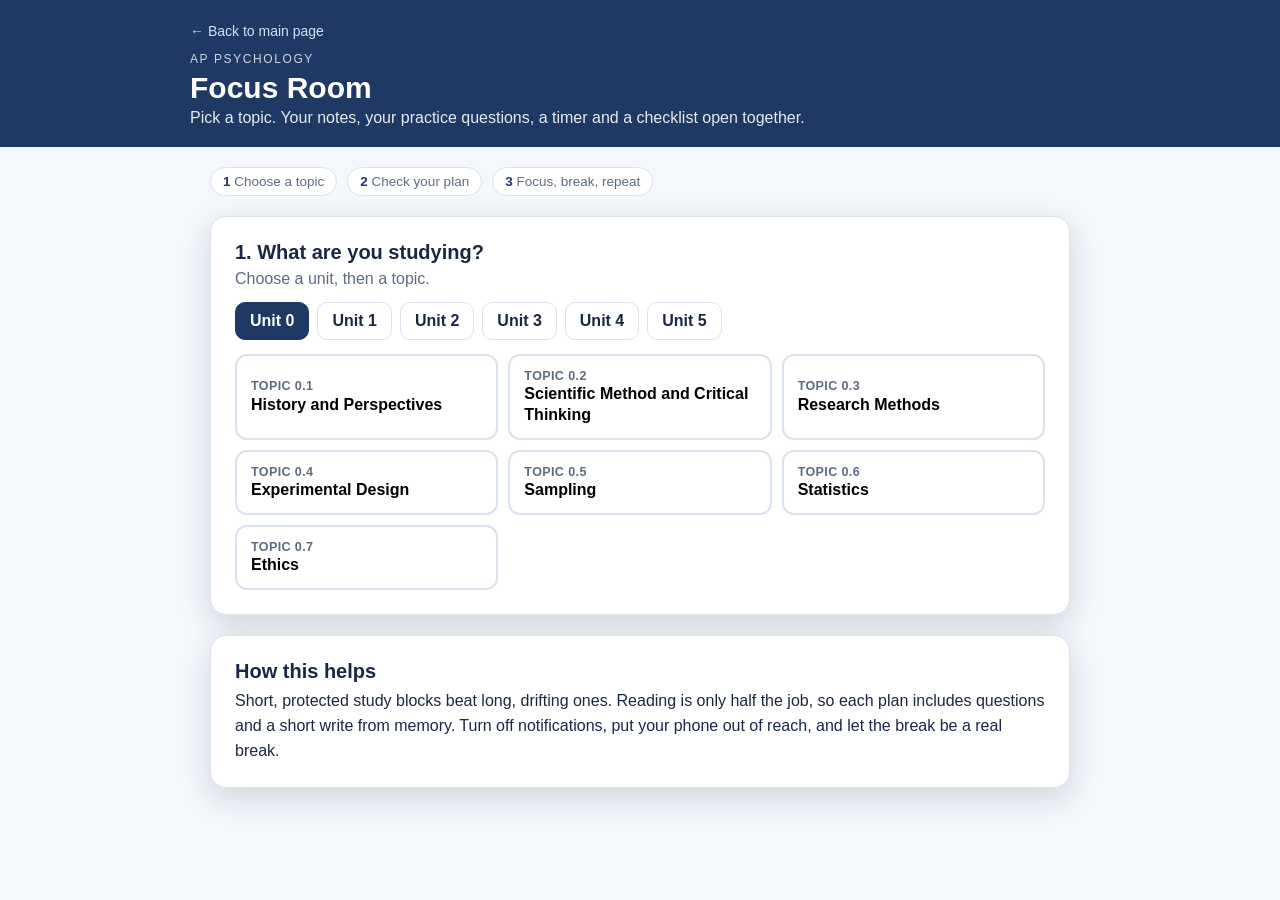
<file: focus_room.html>
<!DOCTYPE html>
<html lang="en">
<head>
<meta charset="UTF-8">
<meta name="viewport" content="width=device-width, initial-scale=1.0">
<meta name="robots" content="noindex">
<title>Focus Room | AP Psychology</title>
<style>
  :root{
    --bg:#f4f7fb; --panel:#ffffff; --ink:#1a2744; --muted:#5d6b82;
    --accent:#2E75B6; --accent-dark:#1F3864; --accent-soft:#DEEAF1;
    --break:#C55A11; --break-soft:#fbeadc;
    --line:#d9e2ee; --shadow:0 10px 30px rgba(26,39,68,.16);
  }
  *{box-sizing:border-box}
  html,body{margin:0;height:100%;background:var(--bg);color:var(--ink);
    font-family:"Outfit",Arial,system-ui,-apple-system,"Segoe UI",Roboto,Helvetica,sans-serif}
  button{font:inherit;cursor:pointer}
  input,textarea{font:inherit}
  .hidden{display:none !important}
  a{color:var(--accent)}

  /* ---------- PICKER ---------- */
  #picker{min-height:100%;padding:0 0 60px}
  .top{background:var(--accent-dark);color:#fff;padding:22px 20px 20px}
  .top .in{max-width:900px;margin:0 auto}
  .top small{letter-spacing:1.6px;text-transform:uppercase;font-size:12px;opacity:.8}
  .top h1{margin:4px 0 4px;font-size:30px}
  .top p{margin:0;opacity:.9}
  .top a{color:#cfe3f6;font-size:14px;text-decoration:none;display:inline-block;margin-bottom:10px}
  .wrap{max-width:900px;margin:0 auto;padding:0 20px}
  .card{background:var(--panel);border:1px solid var(--line);border-radius:16px;box-shadow:var(--shadow);padding:24px;margin-top:20px}
  .card h2{margin:0 0 6px;font-size:20px}
  .card p.sub{margin:0 0 14px;color:var(--muted)}
  .steps{display:flex;gap:10px;flex-wrap:wrap;margin:20px 0 0}
  .steps span{background:#fff;border:1px solid var(--line);border-radius:999px;padding:6px 12px;font-size:13.5px;color:var(--muted)}
  .steps b{color:var(--accent-dark)}
  .unitrow{display:flex;gap:8px;flex-wrap:wrap;margin-bottom:14px}
  .unitbtn{border:1px solid var(--line);background:#fff;border-radius:10px;padding:9px 14px;font-weight:600;color:var(--ink)}
  .unitbtn.on{background:var(--accent-dark);border-color:var(--accent-dark);color:#fff}
  .topics{display:grid;grid-template-columns:repeat(auto-fill,minmax(240px,1fr));gap:10px}
  .topicbtn{text-align:left;border:2px solid var(--line);background:#fff;border-radius:12px;padding:12px 14px;line-height:1.3}
  .topicbtn:hover{border-color:var(--accent)}
  .topicbtn.on{border-color:var(--accent);background:var(--accent-soft)}
  .topicbtn .n{display:block;font-size:12.5px;color:var(--muted);font-weight:600;letter-spacing:.4px}
  .topicbtn .t{font-weight:700}
  label{display:block;font-size:13px;font-weight:700;color:var(--muted);margin:14px 0 6px;text-transform:uppercase;letter-spacing:.5px}
  .field{width:100%;padding:11px 13px;border:1px solid var(--line);border-radius:10px;background:#fff;color:var(--ink)}
  .field:focus{outline:2px solid var(--accent-soft);border-color:var(--accent)}
  .row{display:flex;gap:14px}
  .row > div{flex:1}
  .hint{font-size:13px;color:var(--muted);margin-top:6px;line-height:1.45}
  .btn{border:0;border-radius:10px;padding:11px 18px;background:var(--accent);color:#fff;font-weight:700}
  .btn:hover{filter:brightness(1.08)}
  .btn.ghost{background:transparent;color:var(--ink);border:1px solid var(--line)}
  .btn.big{width:100%;padding:15px;font-size:17px;margin-top:22px}
  .btn.warm{background:var(--break)}
  .linkbtn{background:none;border:0;color:var(--accent);padding:0;text-decoration:underline;font-size:13.5px}
  .whatyouget{display:grid;grid-template-columns:repeat(auto-fit,minmax(190px,1fr));gap:10px;margin-top:6px}
  .whatyouget div{background:var(--accent-soft);border-radius:10px;padding:10px 12px;font-size:14px}
  .whatyouget b{display:block;color:var(--accent-dark);margin-bottom:2px}

  /* ---------- WORKSPACE ---------- */
  #workspace{position:fixed;inset:0;display:grid;grid-template-columns:1fr 320px}
  #workspace.collapsed{grid-template-columns:1fr 0}
  #docArea{display:flex;flex-direction:column;min-width:0;border-right:1px solid var(--line)}
  #docBar{display:flex;align-items:center;gap:8px;padding:8px 12px;background:var(--panel);border-bottom:1px solid var(--line);flex-wrap:wrap}
  #taskTitle{font-weight:700;margin-right:auto;white-space:nowrap;overflow:hidden;text-overflow:ellipsis;min-width:0}
  #tabs{display:flex;gap:6px}
  .tab{border:1px solid var(--line);background:#fff;border-radius:8px;padding:6px 12px;font-size:14px;font-weight:600}
  .tab.active{background:var(--accent);color:#fff;border-color:var(--accent)}
  .iconbtn{border:1px solid var(--line);background:#fff;border-radius:8px;padding:6px 10px;font-size:13px}
  .iconbtn.exit{border-color:var(--break);color:var(--break);font-weight:700}
  .iconbtn.exit:hover{background:var(--break);color:#fff}
  #frameWrap{position:relative;flex:1;background:#fff;display:flex;min-height:0}
  .docpane{flex:1;display:flex;flex-direction:column;min-width:0;min-height:0}
  .docpane iframe{flex:1;width:100%;border:0;min-height:0}
  .phead{display:none;align-items:center;justify-content:space-between;gap:8px;padding:6px 12px;background:var(--accent-soft);border-bottom:1px solid var(--line);font-weight:700;font-size:14px;color:var(--accent-dark)}
  .phead a{font-weight:600;font-size:13px;text-decoration:none}
  #frameWrap.split .phead{display:flex}
  #frameWrap.split .docpane + .docpane{border-left:3px solid var(--accent-dark)}

  #sidebar{background:var(--panel);display:flex;flex-direction:column;overflow:hidden}
  #sidebar header{padding:18px 18px 8px}
  #sidebar h2{margin:0;font-size:18px}
  .progress{height:8px;background:var(--line);border-radius:6px;margin-top:10px;overflow:hidden}
  .progress > div{height:100%;width:0;background:var(--accent);transition:width .4s}
  #progressText{font-size:13px;color:var(--muted);margin-top:6px}
  #addForm{display:flex;gap:6px;padding:8px 18px}
  #addForm input{flex:1;min-width:0;padding:9px 11px;border:1px solid var(--line);border-radius:9px}
  #addForm button{padding:9px 13px}
  #list{list-style:none;margin:0;padding:6px 12px 18px;overflow:auto;flex:1}
  #list li{display:flex;align-items:flex-start;gap:10px;padding:10px 8px;border-radius:10px;transition:background .2s}
  #list li:hover{background:var(--bg)}
  #list input[type=checkbox]{width:20px;height:20px;margin-top:1px;accent-color:var(--accent);flex-shrink:0;cursor:pointer}
  #list span{flex:1;line-height:1.4;word-break:break-word}
  #list li.done span{text-decoration:line-through;color:var(--muted)}
  #list .del{border:0;background:none;color:var(--muted);opacity:.35;font-size:16px;padding:0 4px}
  #list li:hover .del{opacity:1}
  #emptyList{color:var(--muted);font-size:14px;padding:4px 20px}
  #sideFoot{padding:12px 18px;border-top:1px solid var(--line);font-size:13px;color:var(--muted)}

  /* ---------- FLOATING TIMER ---------- */
  #timer{position:fixed;top:62px;right:340px;z-index:50;background:rgba(255,255,255,.97);
    border:1px solid var(--line);border-radius:18px;box-shadow:var(--shadow);padding:10px 12px;
    display:flex;align-items:center;gap:12px;user-select:none;touch-action:none}
  #timer .grip{cursor:grab;color:#a9b6c9;font-size:18px;line-height:1;padding:4px 0}
  #timer .grip:active{cursor:grabbing}
  #ring{width:50px;height:50px;flex-shrink:0}
  #ring circle{fill:none;stroke-width:6}
  #ring .bg{stroke:var(--line)}
  #ring .fg{stroke:var(--accent);stroke-linecap:round;transform:rotate(-90deg);transform-origin:50% 50%;transition:stroke-dashoffset .9s linear}
  #timeTxt{font-size:28px;font-weight:700;font-variant-numeric:tabular-nums;letter-spacing:-1px;line-height:1}
  #modeTxt{font-size:12px;text-transform:uppercase;letter-spacing:.8px;color:var(--muted)}
  #timer .ctrls{display:flex;gap:6px}
  #timer .ctrls button{border:1px solid var(--line);background:#fff;border-radius:9px;width:34px;height:34px;font-size:14px}
  #timer.mini #ring,#timer.mini .ctrls,#timer.mini #modeTxt{display:none}
  #timer.mini #timeTxt{font-size:18px}
  #workspace.collapsed ~ #timer{right:20px}

  /* ---------- BREAK OVERLAY ---------- */
  #breakScreen{position:fixed;inset:0;z-index:100;background:var(--break-soft);display:flex;flex-direction:column;align-items:center;padding:24px;overflow:auto}
  #breakScreen h1{margin:6px 0 2px;font-size:34px;color:#7a3a0e}
  #breakScreen .bigtime{font-size:64px;font-weight:800;font-variant-numeric:tabular-nums;color:var(--break);letter-spacing:-2px}
  .choices{display:flex;gap:10px;flex-wrap:wrap;justify-content:center;margin:14px 0}
  .choice{border:2px solid transparent;background:#fff;border-radius:14px;padding:11px 16px;font-weight:600;box-shadow:0 3px 10px rgba(0,0,0,.06)}
  .choice.active{border-color:var(--break)}
  #activity{width:min(820px,100%);flex:1;min-height:340px;background:#fff;border-radius:18px;box-shadow:var(--shadow);position:relative;overflow:hidden}
  .pane{position:absolute;inset:0;display:flex;flex-direction:column;align-items:center;justify-content:center;padding:20px}
  #bubbles{display:grid;grid-template-columns:repeat(10,1fr);gap:10px;width:100%;max-width:640px}
  .bub{aspect-ratio:1;border-radius:50%;border:0;background:radial-gradient(circle at 32% 30%,#fff 0 14%,#cfe6f5 30%,#9cc8e6 100%);
    box-shadow:inset -3px -4px 8px rgba(0,0,0,.12),0 2px 4px rgba(0,0,0,.08);transition:transform .08s}
  .bub:hover{transform:scale(1.06)}
  .bub.popped{background:#eef3f6;box-shadow:inset 2px 2px 5px rgba(0,0,0,.12);transform:scale(.9);cursor:default}
  #popCount{margin-top:14px;color:var(--muted)}
  #pond{position:absolute;inset:0;width:100%;height:100%;cursor:crosshair;background:linear-gradient(#1f4e5f,#16394a)}
  #pondHint{position:absolute;bottom:14px;width:100%;text-align:center;color:#b9d6df;font-size:14px;pointer-events:none}
  #breathCircle{width:120px;height:120px;border-radius:50%;background:radial-gradient(circle,#f1b98c,#c8763c);
    animation:breathe 10s ease-in-out infinite;box-shadow:0 0 60px rgba(200,118,60,.4)}
  @keyframes breathe{0%,100%{transform:scale(1)}50%{transform:scale(2.3)}}
  #breathTxt{margin-top:90px;font-size:22px;color:#7a3a0e;font-weight:600}
  .musicBtns{display:flex;gap:10px;flex-wrap:wrap;justify-content:center;margin-bottom:16px}
  .soundnote{color:var(--muted);text-align:center;max-width:420px;line-height:1.5}
  .stretch{background:var(--accent-soft);border-radius:12px;padding:12px 16px;margin-top:12px;max-width:560px;text-align:center;font-size:15px}

  #backToWork{position:fixed;inset:0;z-index:120;background:rgba(244,247,251,.97);display:flex;align-items:center;justify-content:center;padding:20px}
  #backToWork .card{width:min(560px,100%);text-align:center}

  /* ---------- POWER NAP ---------- */
  #napScreen{position:fixed;inset:0;z-index:130;background:#0f1a2b;color:#e8eef7;display:flex;align-items:center;justify-content:center;padding:20px;overflow:auto}
  #napScreen .napbox{width:min(540px,100%)}
  #napScreen .np{display:none;width:100%;text-align:center}
  #napScreen[data-state=setup] .np-setup,#napScreen[data-state=notnow] .np-notnow,#napScreen[data-state=run] .np-run,#napScreen[data-state=ring] .np-ring{display:block}
  #napScreen h1{margin:6px 0 8px;font-size:32px}
  #napScreen p{margin:0 0 14px;line-height:1.55;font-size:16px;color:#c9d6e8}
  .naplens{display:flex;gap:10px;justify-content:center;margin:14px 0 6px}
  .naplen{border:2px solid #3a4f6e;background:#16263d;color:#e8eef7;border-radius:12px;padding:12px 22px;font-weight:700;font-size:18px}
  .naplen.on{border-color:#7fb4e6;background:#2E75B6;color:#fff}
  #napLenHint{min-height:24px;color:#a9bcd6;font-size:14.5px;margin-bottom:10px}
  .naplist{text-align:left;margin:10px auto 18px;padding-left:22px;color:#c9d6e8;line-height:1.55;font-size:15px}
  .naplist li{margin:6px 0}
  #napScreen .btn.ghost{color:#e8eef7;border-color:#3a4f6e;margin-top:10px}
  #napScreen .btn.ghost:hover{background:#16263d}
  #napTime{font-size:84px;font-weight:800;font-variant-numeric:tabular-nums;letter-spacing:-3px;color:#cfe0f2;margin:8px 0}
  .napsmall{font-size:14px;letter-spacing:1.4px;text-transform:uppercase;color:#8ea6c4}
  #napScreen p.napnote{font-size:14px;color:#8ea6c4}
  #napScreen button:focus-visible{outline:3px solid #7fb4e6;outline-offset:2px}
  @media (max-width:520px){#napTime{font-size:64px}#napScreen h1{font-size:27px}.naplen{padding:11px 16px}}

  /* ---------- SMALL SCREENS ---------- */
  @media (max-width:860px){
    #workspace,#workspace.collapsed{grid-template-columns:1fr}
    #sidebar{position:fixed;top:0;right:0;bottom:0;width:min(330px,92vw);z-index:70;box-shadow:var(--shadow);transform:translateX(0);transition:transform .2s}
    #workspace.collapsed #sidebar{transform:translateX(105%)}
    #timer,#workspace.collapsed ~ #timer{right:10px;top:104px}
    .row{flex-direction:column;gap:0}
    #bubbles{grid-template-columns:repeat(8,1fr)}
  }
</style>
</head>
<body>

<!-- ================= PICKER ================= -->
<section id="picker">
  <div class="top"><div class="in">
    <a href="index.html">&larr; Back to main page</a><br>
    <small>AP Psychology</small>
    <h1>Focus Room</h1>
    <p>Pick a topic. Your notes, your practice questions, a timer and a checklist open together.</p>
  </div></div>

  <div class="wrap">
    <div class="steps"><span><b>1</b> Choose a topic</span><span><b>2</b> Check your plan</span><span><b>3</b> Focus, break, repeat</span></div>

    <div class="card">
      <h2>1. What are you studying?</h2>
      <p class="sub">Choose a unit, then a topic.</p>
      <div class="unitrow" id="unitRow"></div>
      <div class="topics" id="topicGrid"></div>
    </div>

    <div class="card hidden" id="planCard">
      <h2>2. Your study plan</h2>
      <p class="sub" id="planSub"></p>
      <div class="whatyouget">
        <div><b>Notes</b>That topic in the revision notes.</div>
        <div><b>Practice</b>Questions on that topic, right beside your notes.</div>
        <div><b>Timer</b>Focus time, then a real break.</div>
        <div><b>Checklist</b>Small steps you can tick off.</div>
      </div>

      <div class="row">
        <div><label for="inFocus">Focus (minutes)</label><input id="inFocus" class="field" type="number" min="5" max="90" value="25"></div>
        <div><label for="inBreak">Break (minutes)</label><input id="inBreak" class="field" type="number" min="1" max="30" value="5"></div>
      </div>
      <div class="hint">25 and 5 is the classic Pomodoro rhythm. If you lose focus quickly, try 15 and 3.</div>

      <label for="inItems">Your checklist <span style="text-transform:none;font-weight:400">(one step per line, edit freely)</span></label>
      <textarea id="inItems" class="field" rows="6"></textarea>

      <button id="startBtn" class="btn big">Start my focus session</button>
      <div class="hint" style="text-align:center;margin-top:10px">
        <button class="linkbtn" id="copyLinkBtn" type="button">Copy a link that opens this topic</button>
        <span id="copiedMsg" class="hidden"> Copied.</span>
      </div>
    </div>

    <div class="card">
      <h2>How this helps</h2>
      <p style="margin:0;line-height:1.55">Short, protected study blocks beat long, drifting ones. Reading is only half the job, so each plan includes questions and a short write from memory. Turn off notifications, put your phone out of reach, and let the break be a real break.</p>
    </div>
  </div>
</section>

<!-- ================= WORKSPACE ================= -->
<section id="workspace" class="hidden">
  <div id="docArea">
    <div id="docBar">
      <div id="taskTitle"></div>
      <div id="tabs"></div>
      <button class="iconbtn" id="viewBtn" title="Switch between side by side and tabs">&#9707; Side by side</button>
      <button class="iconbtn" id="popoutBtn" title="Open this tab in its own window">&#8599; New window</button>
      <button class="iconbtn" id="fsBtn" title="Full screen on or off">&#9974; Full screen</button>
      <button class="iconbtn" id="toggleSide" title="Show or hide the checklist">&#9776; Checklist</button>
      <button class="iconbtn" id="napBtn" title="Take a short power nap">&#128564; Nap</button>
      <button class="iconbtn" id="leaveBtn" title="Choose a different topic">Topics</button>
      <button class="iconbtn exit" id="exitBtn" title="End this session and go back to the revision notes">&#10005; Exit</button>
    </div>
    <div id="frameWrap"></div>
  </div>

  <aside id="sidebar">
    <header>
      <h2>&#9989; Checklist</h2>
      <div class="progress"><div id="bar"></div></div>
      <div id="progressText">0 of 0 done</div>
    </header>
    <form id="addForm">
      <input id="newItem" placeholder="Add a step" autocomplete="off">
      <button class="btn" type="submit">+</button>
    </form>
    <ul id="list"></ul>
    <div id="emptyList">Break your task into small, tickable steps. Small steps are easier to start.</div>
    <div id="sideFoot">&#127813; Focus sessions completed: <b id="sessCount">0</b></div>
  </aside>
</section>

<!-- ================= FLOATING TIMER ================= -->
<div id="timer" class="hidden">
  <div class="grip" title="Drag me">&#8942;&#8942;</div>
  <svg id="ring" viewBox="0 0 64 64"><circle class="bg" cx="32" cy="32" r="27"/><circle class="fg" id="ringFg" cx="32" cy="32" r="27"/></svg>
  <div>
    <div id="modeTxt">Focus</div>
    <div id="timeTxt">25:00</div>
  </div>
  <div class="ctrls">
    <button id="playBtn" title="Pause or resume">&#9208;</button>
    <button id="resetBtn" title="Restart this timer">&#8634;</button>
    <button id="skipBtn" title="Skip to break">&#9197;</button>
    <button id="miniBtn" title="Shrink">&#9662;</button>
  </div>
</div>

<!-- ================= BREAK ================= -->
<section id="breakScreen" class="hidden">
  <div style="font-size:15px;color:#7a3a0e">Nice work. Step away from the screen content for a few minutes.</div>
  <h1>Break time</h1>
  <div class="bigtime" id="breakTime">5:00</div>
  <div class="stretch" id="stretchTip"></div>
  <div class="choices">
    <button class="choice active" data-pane="paneBubbles">&#129707; Bubble wrap</button>
    <button class="choice" data-pane="panePond">&#128167; Ripple pond</button>
    <button class="choice" data-pane="paneBreath">&#127788; Just breathe</button>
    <button class="choice" data-pane="paneMusic">&#127911; Calm sounds</button>
    <button class="choice" id="napChoice" type="button">&#128564; Power nap</button>
  </div>
  <div id="activity">
    <div class="pane" id="paneBubbles">
      <div id="bubbles"></div>
      <div id="popCount">Pop them all. Or don't. It doesn't matter.</div>
    </div>
    <div class="pane hidden" id="panePond" style="padding:0">
      <canvas id="pond"></canvas>
      <div id="pondHint">Click, tap, or drag across the water</div>
    </div>
    <div class="pane hidden" id="paneBreath">
      <div id="breathCircle"></div>
      <div id="breathTxt">Breathe in...</div>
    </div>
    <div class="pane hidden" id="paneMusic">
      <div class="musicBtns">
        <button class="btn warm" id="rainBtn">&#127783; Rain sounds</button>
        <button class="btn ghost" id="noiseBtn">&#127754; Soft brown noise</button>
      </div>
      <div class="soundnote">These sounds are made right here in your browser, so they work offline and on school Wi-Fi. Press the button again to stop.</div>
    </div>
  </div>
  <div style="margin-top:16px;display:flex;gap:10px">
    <button class="btn ghost" id="endBreakBtn">I'm ready, end the break early</button>
    <button class="btn ghost" id="exitBreakBtn">Exit Focus Room</button>
  </div>
</section>

<section id="backToWork" class="hidden">
  <div class="card">
    <div style="font-size:50px">&#127793;</div>
    <h1 style="margin:6px 0">Break's over</h1>
    <p class="sub">Take a look at your checklist. What's the <i>next small step</i>?</p>
    <div id="nextStep" style="font-size:18px;font-weight:700;margin:10px 0 4px"></div>
    <button class="btn big" id="resumeBtn">Back to work</button>
    <div class="hint" style="margin-top:12px"><button class="linkbtn" id="exitBackBtn" type="button">Finished for today? Exit Focus Room</button></div>
  </div>
</section>

<!-- ================= POWER NAP ================= -->
<section id="napScreen" class="hidden" role="dialog" aria-modal="true" aria-labelledby="napTitle" data-state="setup">
  <div class="napbox">
    <div class="np np-setup">
      <h1 id="napTitle">&#128564; Power nap</h1>
      <p>A short nap can leave you more alert for the next study block. This one is kept short so you wake before deep sleep.</p>
      <div class="naplens" id="napLens" role="group" aria-label="Nap length"></div>
      <div id="napLenHint"></div>
      <ul class="naplist">
        <li>Find somewhere quiet and lie back or rest your head. You do not have to fall asleep.</li>
        <li>The timer starts when you press the button and includes the time it takes to drift off, so 15 minutes is about right for roughly 10 minutes of sleep.</li>
        <li>Set a backup alarm on your phone for the same time. Browsers can pause when a phone locks, so the alarm here may not ring.</li>
        <li>Naps help, but they do not replace a full night of sleep.</li>
      </ul>
      <button class="btn big" id="napStart" type="button">Start nap timer</button>
      <button class="btn ghost" id="napCancel" type="button">Not now</button>
    </div>
    <div class="np np-notnow">
      <h1>Not the right time for a nap</h1>
      <p id="napWhy"></p>
      <button class="btn big warm" id="napBreakInstead" type="button">Take a stretch and walk break instead</button>
      <button class="btn ghost" id="napClose" type="button">Close</button>
    </div>
    <div class="np np-run">
      <div class="napsmall">Napping</div>
      <div id="napTime">15:00</div>
      <p id="napWake"></p>
      <button class="btn ghost" id="napStop" type="button">I'm up, stop the timer</button>
      <p class="napnote" style="margin-top:18px">Keep this page open and your screen on. Set a backup alarm on your phone as well.</p>
    </div>
    <div class="np np-ring">
      <div style="font-size:56px">&#9200;</div>
      <h1>Time to wake up</h1>
      <p>Sit up, get some light and move around for a minute. A little grogginess right after waking is normal and usually fades.</p>
      <button class="btn big" id="napAwake" type="button">I'm awake</button>
    </div>
  </div>
</section>

<script>
(() => {
  const $ = id => document.getElementById(id);

  /* ---------------- Topic map (matches the notes and the revision quizzes) ---------------- */
  const NOTES = "https://psych4everybody.github.io/ap-psych-notes/";
  const QUIZ  = "https://psych4everybody.github.io/psych-revision/";
  const UNITS = [
    {u:0, name:"Unit 0 Scientific Foundations", topics:[["0.1","Perspectives","History and Perspectives"],["0.2","Thinking","Scientific Method and Critical Thinking"],["0.3","Methods","Research Methods"],["0.4","Experiments","Experimental Design"],["0.5","Sampling","Sampling"],["0.6","Statistics","Statistics"],["0.7","Ethics","Ethics"]]},
    {u:1, name:"Unit 1 Biological Bases", topics:[["1.1","Heredity","Interaction of Heredity and Environment"],["1.2","Nervous system","Overview of the Nervous System"],["1.3","Neurons","The Neuron and Neural Firing"],["1.4","Brain","The Brain"],["1.5","Sleep","Sleep"],["1.6","Sensation","Sensation"]]},
    {u:2, name:"Unit 2 Cognition", topics:[["2.1","Perception","Perception"],["2.2","Thinking","Thinking, Problem-Solving, Judgments, and Decision-Making"],["2.3","Memory","Introduction to Memory"],["2.4","Encoding","Encoding Memories"],["2.5","Storing","Storing Memories"],["2.6","Retrieving","Retrieving Memories"],["2.7","Forgetting","Forgetting and Other Memory Challenges"],["2.8","Intelligence","Intelligence and Achievement"]]},
    {u:3, name:"Unit 3 Development and Learning", topics:[["3.1","Themes","Themes and Methods in Developmental Psychology"],["3.2","Physical","Physical Development Across the Lifespan"],["3.4","Cognitive","Cognitive Development Across the Lifespan"],["3.5","Language","Communication and Language Development"],["3.6","Social-emotional","Social-Emotional Development Across the Lifespan"],["3.7","Classical","Classical Conditioning"],["3.8","Operant","Operant Conditioning"],["3.9","Social learning","Social, Cognitive, and Neurological Factors in Learning"]]},
    {u:4, name:"Unit 4 Social and Personality", topics:[["4.1","Attribution","Attribution Theory and Person Perception"],["4.2","Attitudes","Attitude Formation and Attitude Change"],["4.3","Social situations","Psychology of Social Situations"],["4.4","Psychodynamic","Psychodynamic and Humanistic Theories of Personality"],["4.5","Traits","Social-Cognitive and Trait Theories of Personality"],["4.6","Motivation","Motivation"],["4.7","Emotion","Emotion"]]},
    {u:5, name:"Unit 5 Mental and Physical Health", topics:[["5.1","Health","Introduction to Health Psychology"],["5.2","Positive psych","Positive Psychology"],["5.3","Classifying","Explaining and Classifying Psychological Disorders"],["5.4","Disorders","Selection of Categories of Psychological Disorders"],["5.5","Treatment","Treatment of Psychological Disorders"]]}
  ];
  const ALL = {}; UNITS.forEach(U => U.topics.forEach(t => ALL[t[0]] = {num:t[0], short:t[1], title:t[2], u:U.u}));

  function linksFor(num){
    const t = ALL[num], u = t.u;
    return {
      notes: NOTES + "Unit" + u + "_Notes.html#t" + num.replace(".", "-"),
      practice: QUIZ + "unit" + u + "_revision_quiz.html?topic=" + num + "&mode=practice"
    };
  }
  function starterItems(num){
    const t = ALL[num];
    return [
      "Read the goals at the top of " + num + " " + t.short,
      "Read the notes for " + num + " and underline the key terms",
      "Do the Check yourself questions in the notes",
      "Practice questions on " + num + " (Practice tab), at least 10",
      "Redo the questions I got wrong",
      "Close the notes and write 3 sentences from memory"
    ].join("\n");
  }

  const S = { topic:null, task:"", docs:[], focusMin:25, breakMin:5, mode:"focus", running:false, endAt:0,
              remaining:0, total:0, sessions:0, items:[], activeDoc:0 };
  let tick = null;

  /* ---------------- Picker ---------------- */
  let pickedUnit = 0, picked = null;
  const unitRow = $("unitRow"), topicGrid = $("topicGrid");
  UNITS.forEach(U => {
    const b = document.createElement("button"); b.className = "unitbtn"; b.type = "button"; b.textContent = "Unit " + U.u;
    b.title = U.name; b.onclick = () => { pickedUnit = U.u; renderTopics(); };
    unitRow.appendChild(b);
  });
  function renderTopics(){
    [...unitRow.children].forEach((b,i) => b.classList.toggle("on", UNITS[i].u === pickedUnit));
    topicGrid.innerHTML = "";
    const U = UNITS.find(x => x.u === pickedUnit);
    U.topics.forEach(t => {
      const b = document.createElement("button"); b.type = "button"; b.className = "topicbtn" + (picked === t[0] ? " on" : "");
      b.innerHTML = '<span class="n">TOPIC ' + t[0] + '</span><span class="t"></span>';
      b.querySelector(".t").textContent = t[2];
      b.onclick = () => choose(t[0], true);
      topicGrid.appendChild(b);
    });
  }
  function choose(num, scroll){
    picked = num; pickedUnit = ALL[num].u; renderTopics();
    const t = ALL[num];
    $("planCard").classList.remove("hidden");
    $("planSub").textContent = "Topic " + num + ": " + t.title;
    const saved = loadSaved(num);
    $("inItems").value = saved && saved.items && saved.items.length ? saved.items.map(x => x.t).join("\n") : starterItems(num);
    if (scroll) $("planCard").scrollIntoView({behavior:"smooth", block:"start"});
  }

  // links that open a topic directly: focus_room.html?topic=2.4&focus=25&break=5
  const qp = new URLSearchParams(location.search);
  if (qp.get("focus")) $("inFocus").value = qp.get("focus");
  if (qp.get("break")) $("inBreak").value = qp.get("break");
  const wanted = qp.get("topic");
  if (wanted && ALL[wanted]) { pickedUnit = ALL[wanted].u; renderTopics(); choose(wanted, false); }
  else renderTopics();

  $("copyLinkBtn").onclick = () => {
    if (!picked) return;
    const p = new URLSearchParams();
    p.set("topic", picked); p.set("focus", $("inFocus").value || 25); p.set("break", $("inBreak").value || 5);
    const url = location.href.split("?")[0].split("#")[0] + "?" + p.toString();
    const done = () => { $("copiedMsg").classList.remove("hidden"); setTimeout(() => $("copiedMsg").classList.add("hidden"), 2000); };
    if (navigator.clipboard && navigator.clipboard.writeText) navigator.clipboard.writeText(url).then(done, () => prompt("Copy this link:", url));
    else prompt("Copy this link:", url);
  };

  /* ---------------- Start ---------------- */
  function clamp(v,a,b){return Math.min(b,Math.max(a,v))}
  function storeKey(num){ return "focusroom:topic:" + num; }
  function loadSaved(num){ try { return JSON.parse(localStorage.getItem(storeKey(num)) || "null"); } catch(e){ return null; } }
  function save(){ try { localStorage.setItem(storeKey(S.topic), JSON.stringify({items:S.items, sessions:S.sessions})); } catch(e){} }

  $("startBtn").onclick = () => {
    if (!picked) return;
    const t = ALL[picked], L = linksFor(picked);
    S.topic = picked; S.task = picked + " " + t.short;
    S.docs = [{label:"Notes", embed:L.notes, open:L.notes}, {label:"Practice", embed:L.practice, open:L.practice}];
    S.focusMin = clamp(+$("inFocus").value || 25, 5, 90);
    S.breakMin = clamp(+$("inBreak").value || 5, 1, 30);
    const saved = loadSaved(picked);
    S.sessions = saved ? (saved.sessions || 0) : 0;
    const lines = $("inItems").value.split("\n").map(s => s.trim()).filter(Boolean);
    const old = saved && saved.items ? saved.items : [];
    S.items = lines.map(l => { const m = old.find(o => o.t === l); return {t:l, d:m ? m.d : false}; });
    unlockAudio();
    $("picker").classList.add("hidden");
    $("workspace").classList.remove("hidden");
    $("timer").classList.remove("hidden");
    if (innerWidth <= 860) $("workspace").classList.add("collapsed");
    $("taskTitle").textContent = S.task;
    buildDocs(); renderList(); save();
    $("sessCount").textContent = S.sessions;
    startPhase("focus");
  };

  $("leaveBtn").onclick = () => {
    if (!confirm("Go back to the topic list? Your checklist is saved.")) return;
    pause(); save();
    $("workspace").classList.add("hidden"); $("timer").classList.add("hidden");
    $("frameWrap").innerHTML = ""; $("tabs").innerHTML = "";
    $("picker").classList.remove("hidden");
    document.title = "Focus Room | AP Psychology";
    if (picked) choose(picked, false);
  };

  /* ---------------- Exit: cancel the session and return to the revision site ---------------- */
  const HOME = "https://psych4everybody.github.io/ap-psych-notes/";
  function exitRoom(){
    if (!confirm("Exit Focus Room? Your timer will stop. Your checklist ticks are saved.")) return;
    clearInterval(tick); S.running = false;
    stopSounds(); save();
    try { if (document.fullscreenElement) document.exitFullscreen(); } catch(e){}
    location.href = HOME;
  }
  $("exitBtn").onclick = exitRoom;
  $("exitBreakBtn").onclick = exitRoom;
  $("exitBackBtn").onclick = exitRoom;

  /* ---------------- Fullscreen (optional) ---------------- */
  $("fsBtn").onclick = () => {
    if (document.fullscreenElement) { document.exitFullscreen(); return; }
    const el = document.documentElement;
    const f = el.requestFullscreen || el.webkitRequestFullscreen;
    if (f) { const r = f.call(el); if (r && r.catch) r.catch(() => {}); }
  };

  /* ---------------- Docs ---------------- */
  let split = innerWidth >= 1000;
  try { const v = localStorage.getItem("focusroom:view"); if (v && innerWidth >= 1000) split = v === "split"; } catch(e){}
  function buildDocs(){
    const wrap = $("frameWrap"), tabs = $("tabs");
    wrap.innerHTML = ""; tabs.innerHTML = ""; S.activeDoc = 0;
    S.docs.forEach((d,i) => {
      const pane = document.createElement("div"); pane.className = "docpane"; pane.id = "doc" + i;
      const head = document.createElement("div"); head.className = "phead";
      const lab = document.createElement("span"); lab.textContent = d.label;
      const a = document.createElement("a"); a.href = d.open; a.target = "_blank"; a.rel = "noopener"; a.textContent = "Open in new window";
      head.append(lab, a);
      const f = document.createElement("iframe"); f.src = d.embed; f.title = d.label;
      pane.append(head, f); wrap.appendChild(pane);
      const b = document.createElement("button");
      b.className = "tab" + (i ? "" : " active"); b.textContent = d.label;
      b.onclick = () => showDoc(i);
      tabs.appendChild(b);
    });
    applyView();
  }
  function applyView(){
    $("frameWrap").classList.toggle("split", split);
    $("tabs").classList.toggle("hidden", split);
    $("popoutBtn").classList.toggle("hidden", split);
    $("viewBtn").innerHTML = split ? "&#9707; Tabs" : "&#9707; Side by side";
    S.docs.forEach((_,j) => $("doc" + j).classList.toggle("hidden", !split && j !== S.activeDoc));
    [...$("tabs").children].forEach((b,j) => b.classList.toggle("active", j === S.activeDoc));
  }
  function showDoc(i){ S.activeDoc = i; applyView(); }
  $("viewBtn").onclick = () => { split = !split; try { localStorage.setItem("focusroom:view", split ? "split" : "tabs"); } catch(e){} applyView(); };
  $("popoutBtn").onclick = () => { const d = S.docs[S.activeDoc]; if (d) window.open(d.open, "_blank", "noopener"); };
  $("toggleSide").onclick = () => $("workspace").classList.toggle("collapsed");

  /* ---------------- Checklist ---------------- */
  function renderList(){
    const ul = $("list"); ul.innerHTML = "";
    S.items.forEach((it,i) => {
      const li = document.createElement("li"); if (it.d) li.className = "done";
      const cb = document.createElement("input"); cb.type = "checkbox"; cb.checked = it.d;
      cb.setAttribute("aria-label", it.t);
      cb.onchange = () => { it.d = cb.checked; if (cb.checked) ding(); save(); renderList(); };
      const sp = document.createElement("span"); sp.textContent = it.t;
      sp.ondblclick = () => { const n = prompt("Edit step:", it.t); if (n && n.trim()){ it.t = n.trim(); save(); renderList(); } };
      const del = document.createElement("button"); del.className = "del"; del.textContent = "✕"; del.title = "Remove"; del.setAttribute("aria-label","Remove step");
      del.onclick = () => { S.items.splice(i,1); save(); renderList(); };
      li.append(cb, sp, del); ul.appendChild(li);
    });
    const done = S.items.filter(x => x.d).length, n = S.items.length;
    $("bar").style.width = n ? (done/n*100) + "%" : "0";
    $("progressText").textContent = n && done === n ? "All " + n + " done. Brilliant! 🎉" : done + " of " + n + " done";
    $("emptyList").classList.toggle("hidden", n > 0);
  }
  $("addForm").onsubmit = e => {
    e.preventDefault();
    const v = $("newItem").value.trim(); if (!v) return;
    S.items.push({t:v, d:false}); $("newItem").value = ""; save(); renderList();
  };

  /* ---------------- Timer ---------------- */
  const C = 2*Math.PI*27; $("ringFg").style.strokeDasharray = C;
  function startPhase(mode){
    S.mode = mode;
    S.total = (mode === "focus" ? S.focusMin : S.breakMin) * 60;
    S.remaining = S.total;
    $("modeTxt").textContent = mode === "focus" ? "Focus" : "Break";
    $("ringFg").style.stroke = mode === "focus" ? "var(--accent)" : "var(--break)";
    $("skipBtn").title = mode === "focus" ? "Skip to break" : "End break";
    run();
  }
  function run(){
    S.running = true; S.endAt = Date.now() + S.remaining*1000;
    $("playBtn").innerHTML = "&#9208;";
    clearInterval(tick); tick = setInterval(update, 250); update();
  }
  function pause(){
    if (!S.running) return;
    S.running = false; clearInterval(tick);
    S.remaining = Math.max(0, Math.round((S.endAt - Date.now())/1000));
    $("playBtn").innerHTML = "&#9654;";
  }
  function update(){
    const left = S.running ? Math.max(0, Math.ceil((S.endAt - Date.now())/1000)) : S.remaining;
    const txt = fmt(left);
    $("timeTxt").textContent = txt; $("breakTime").textContent = txt;
    $("ringFg").style.strokeDashoffset = C * (1 - left/S.total);
    document.title = txt + " · " + (S.mode === "focus" ? "Focus" : "Break") + " | Focus Room";
    if (S.running && left <= 0){ clearInterval(tick); S.running = false; phaseDone(); }
  }
  function fmt(s){ return Math.floor(s/60) + ":" + String(s%60).padStart(2,"0"); }
  function phaseDone(){
    chime();
    if (S.mode === "focus"){ S.sessions++; $("sessCount").textContent = S.sessions; save(); openBreak(); }
    else closeBreak();
  }
  $("playBtn").onclick = () => S.running ? pause() : run();
  $("resetBtn").onclick = () => { S.remaining = S.total; if (S.running) run(); else update(); };
  $("skipBtn").onclick = () => { clearInterval(tick); S.running = false; phaseDone(); };
  $("miniBtn").onclick = () => $("timer").classList.toggle("mini");
  $("timer").ondblclick = () => $("timer").classList.remove("mini");

  (() => {
    const t = $("timer"), g = t.querySelector(".grip"); let ox, oy, drag = false;
    g.addEventListener("pointerdown", e => { drag = true; const r = t.getBoundingClientRect(); ox = e.clientX - r.left; oy = e.clientY - r.top; g.setPointerCapture(e.pointerId); });
    g.addEventListener("pointermove", e => { if (!drag) return;
      t.style.right = "auto";
      t.style.left = clamp(e.clientX - ox, 0, innerWidth - t.offsetWidth) + "px";
      t.style.top  = clamp(e.clientY - oy, 0, innerHeight - t.offsetHeight) + "px"; });
    g.addEventListener("pointerup", () => drag = false);
  })();

  /* ---------------- Break flow ---------------- */
  const TIPS = ["Stand up and roll your shoulders.", "Look at something far away for 20 seconds.", "Get a glass of water.", "Walk to a window and take five slow breaths.", "Stretch your wrists, neck and back."];
  function openBreak(){
    $("timer").classList.add("hidden");
    $("breakScreen").classList.remove("hidden");
    $("stretchTip").textContent = TIPS[Math.floor(Math.random()*TIPS.length)];
    makeBubbles();
    startPhase("break");
  }
  function closeBreak(){
    stopSounds();
    $("breakScreen").classList.add("hidden");
    const next = S.items.find(x => !x.d);
    $("nextStep").textContent = next ? "Next: " + next.t : (S.items.length ? "Everything's ticked! Review your work." : "");
    $("backToWork").classList.remove("hidden");
  }
  $("endBreakBtn").onclick = () => { clearInterval(tick); S.running = false; chime(); closeBreak(); };
  $("resumeBtn").onclick = () => {
    $("backToWork").classList.add("hidden");
    $("timer").classList.remove("hidden");
    startPhase("focus");
  };
  document.querySelectorAll(".choice").forEach(b => b.onclick = () => {
    document.querySelectorAll(".choice").forEach(x => x.classList.toggle("active", x === b));
    document.querySelectorAll(".pane").forEach(p => p.classList.toggle("hidden", p.id !== b.dataset.pane));
    if (b.dataset.pane === "panePond") sizePond();
  });

  let pops = 0;
  function makeBubbles(){
    const g = $("bubbles"); g.innerHTML = ""; pops = 0;
    $("popCount").textContent = "Pop them all. Or don't. It doesn't matter.";
    for (let i = 0; i < 60; i++){
      const b = document.createElement("button"); b.className = "bub"; b.setAttribute("aria-label","Bubble");
      b.onpointerdown = () => { if (b.classList.contains("popped")) return;
        b.classList.add("popped"); popSound(); pops++;
        $("popCount").textContent = pops === 60 ? "All popped. Here's a fresh sheet..." : pops + " popped";
        if (pops === 60) setTimeout(makeBubbles, 900); };
      g.appendChild(b);
    }
  }

  const pond = $("pond"), pctx = pond.getContext("2d"); let ripples = [], lastDrop = 0;
  function sizePond(){ const r = pond.getBoundingClientRect(); pond.width = r.width*devicePixelRatio; pond.height = r.height*devicePixelRatio; }
  addEventListener("resize", sizePond);
  function drop(e, force){
    const now = performance.now(); if (!force && now - lastDrop < 70) return; lastDrop = now;
    const r = pond.getBoundingClientRect();
    ripples.push({x:(e.clientX-r.left)*devicePixelRatio, y:(e.clientY-r.top)*devicePixelRatio, r:0, a:1, h:170+Math.random()*50});
  }
  pond.addEventListener("pointerdown", e => { drop(e,true); waterSound(); });
  pond.addEventListener("pointermove", e => { if (e.buttons) drop(e); });
  (function loop(){
    if (!$("panePond").classList.contains("hidden") && !$("breakScreen").classList.contains("hidden")){
      pctx.fillStyle = "rgba(22,57,74,.25)"; pctx.fillRect(0,0,pond.width,pond.height);
      ripples.forEach(p => { p.r += 1.6*devicePixelRatio; p.a -= .008;
        for (let k = 0; k < 3; k++){ const rr = p.r - k*14*devicePixelRatio; if (rr <= 0) continue;
          pctx.beginPath(); pctx.arc(p.x,p.y,rr,0,Math.PI*2);
          pctx.strokeStyle = "hsla(" + p.h + ",70%,80%," + Math.max(0,p.a-k*.2) + ")"; pctx.lineWidth = 2*devicePixelRatio; pctx.stroke(); } });
      ripples = ripples.filter(p => p.a > 0);
    }
    requestAnimationFrame(loop);
  })();
  setInterval(() => { const t = (Date.now()/1000) % 10; $("breathTxt").textContent = t < 5 ? "Breathe in..." : "Breathe out..."; }, 200);

  /* ---------------- Audio (generated in the browser, no files) ---------------- */
  let ac = null, ambient = null;
  function unlockAudio(){ try { ac = ac || new (window.AudioContext || window.webkitAudioContext)(); ac.resume(); } catch(e){} }
  function tone(freq, start, dur, vol, type){
    if (!ac) return; vol = vol || .18; type = type || "sine";
    const o = ac.createOscillator(), g = ac.createGain();
    o.type = type; o.frequency.value = freq; o.connect(g); g.connect(ac.destination);
    const t = ac.currentTime + start;
    g.gain.setValueAtTime(0,t); g.gain.linearRampToValueAtTime(vol,t+.02); g.gain.exponentialRampToValueAtTime(.0001,t+dur);
    o.start(t); o.stop(t+dur+.05);
  }
  function chime(){ [523.25,659.25,783.99,1046.5].forEach((f,i) => tone(f,i*.18,1.4)); }
  function ding(){ tone(880,0,.35,.12); tone(1320,.08,.4,.08); }
  function popSound(){
    if (!ac) return; const len = ac.sampleRate*.05, buf = ac.createBuffer(1,len,ac.sampleRate), d = buf.getChannelData(0);
    for (let i = 0; i < len; i++) d[i] = (Math.random()*2-1) * Math.pow(1-i/len, 4);
    const s = ac.createBufferSource(), f = ac.createBiquadFilter(), g = ac.createGain();
    f.type = "bandpass"; f.frequency.value = 1200 + Math.random()*1500; g.gain.value = .6;
    s.buffer = buf; s.connect(f); f.connect(g); g.connect(ac.destination); s.start();
  }
  function waterSound(){ if (!ac) return; const o = ac.createOscillator(), g = ac.createGain(), t = ac.currentTime;
    o.frequency.setValueAtTime(300+Math.random()*200,t); o.frequency.exponentialRampToValueAtTime(900,t+.12);
    g.gain.setValueAtTime(.12,t); g.gain.exponentialRampToValueAtTime(.0001,t+.18);
    o.connect(g); g.connect(ac.destination); o.start(t); o.stop(t+.2); }
  function noiseLoop(kind){
    unlockAudio(); stopSounds(); if (!ac) return;
    const len = ac.sampleRate*4, buf = ac.createBuffer(1,len,ac.sampleRate), d = buf.getChannelData(0);
    let last = 0;
    for (let i = 0; i < len; i++){ const w = Math.random()*2-1;
      if (kind === "brown"){ last = (last + .02*w)/1.02; d[i] = last*3.5; } else d[i] = w*.5; }
    const s = ac.createBufferSource(); s.buffer = buf; s.loop = true;
    const f = ac.createBiquadFilter(), g = ac.createGain();
    if (kind === "rain"){ f.type = "lowpass"; f.frequency.value = 2200; g.gain.value = .35; }
    else { f.type = "lowpass"; f.frequency.value = 600; g.gain.value = .5; }
    s.connect(f); f.connect(g); g.connect(ac.destination); s.start(); ambient = s;
  }
  function stopSounds(){ if (ambient){ try { ambient.stop(); } catch(e){} ambient = null; }
    $("rainBtn").innerHTML = "&#127783; Rain sounds"; $("noiseBtn").innerHTML = "&#127754; Soft brown noise"; }
  $("rainBtn").onclick = () => { const on = $("rainBtn").textContent.indexOf("Stop") >= 0; stopSounds(); if (!on){ noiseLoop("rain"); $("rainBtn").textContent = "Stop rain"; } };
  $("noiseBtn").onclick = () => { const on = $("noiseBtn").textContent.indexOf("Stop") >= 0; stopSounds(); if (!on){ noiseLoop("brown"); $("noiseBtn").textContent = "Stop noise"; } };

  /* ---------------- Power nap (optional, student presses the button) ----------------
     Offered only in the early afternoon. To move the window, change NAP_FROM and NAP_TO (24-hour clock, NAP_TO not included).
     Preview: add ?nap=1400 to the address to pretend it is 2:00 pm, or ?nap=2100 to see the "not the right time" message. */
  const NAP_FROM = 12, NAP_TO = 16, NAP_LENGTHS = [10, 15, 20], NAP_DEFAULT = 15;
  const NAP_HINTS = {10: "Quick reset. Least chance of feeling groggy.", 15: "Recommended. Leaves a few minutes to drift off.", 20: "The longest worth taking. You may feel a little groggy at first."};
  let napFake = null, napLen = NAP_DEFAULT, napEnd = 0, napT = null, alarmT = null, napWasRunning = false, wakeLock = null;
  (() => {
    const v = qp.get("nap"); if (!v) return;
    const m = v.match(/^(\d{1,2}):?(\d{2})$/);
    if (m) napFake = {h:+m[1], m:+m[2]}; else if (v === "show") napFake = {h:14, m:0};
  })();
  function napNow(){ const d = new Date(); if (napFake) d.setHours(napFake.h, napFake.m, 0, 0); return d; }
  function clock12(d){ let h = d.getHours(); const ap = h < 12 ? "am" : "pm"; h = h % 12 || 12; return h + ":" + String(d.getMinutes()).padStart(2,"0") + " " + ap; }
  function napState(s){ $("napScreen").setAttribute("data-state", s); }
  function napVisible(){ return !$("napScreen").classList.contains("hidden"); }

  function renderLens(){
    const box = $("napLens"); box.innerHTML = "";
    NAP_LENGTHS.forEach(n => {
      const b = document.createElement("button"); b.type = "button"; b.className = "naplen" + (n === napLen ? " on" : "");
      b.textContent = n + " min"; b.setAttribute("aria-pressed", n === napLen);
      b.onclick = () => { napLen = n; renderLens(); };
      box.appendChild(b);
    });
    $("napLenHint").textContent = NAP_HINTS[napLen];
  }
  function openNap(){
    napWasRunning = S.running; if (S.running) pause();          // the focus or break timer waits while you nap
    const h = napNow().getHours();
    if (h >= NAP_FROM && h < NAP_TO){
      napLen = NAP_DEFAULT; renderLens(); napState("setup");
    } else {
      $("napWhy").textContent =
        h >= 23 || h < 6 ? "It is late. A nap will not fix tonight. Close the Focus Room and get some sleep."
        : h >= NAP_TO ? "A nap this late can make it harder to fall asleep tonight. In one study of high school students, days with a nap were followed by less efficient sleep that night."
        : "A nap is best saved for the early afternoon, between 12 and 4 pm. For now, try a short walk and some daylight.";
      $("napBreakInstead").classList.toggle("hidden", S.mode === "break" || h >= 23 || h < 6);
      napState("notnow");
    }
    $("napScreen").classList.remove("hidden");
    const first = $("napScreen").getAttribute("data-state") === "setup" ? $("napStart") : $("napClose");
    setTimeout(() => first.focus(), 30);
  }
  function closeNap(){
    $("napScreen").classList.add("hidden");
    if (napWasRunning){ napWasRunning = false; run(); }
  }
  async function lockScreen(){ try { if (navigator.wakeLock) wakeLock = await navigator.wakeLock.request("screen"); } catch(e){} }
  function unlockScreen(){ try { if (wakeLock){ wakeLock.release(); wakeLock = null; } } catch(e){} }

  function napStart(){
    unlockAudio();
    napEnd = Date.now() + napLen * 60000;
    $("napWake").textContent = "Your alarm will sound at about " + clock12(new Date(napNow().getTime() + napLen * 60000)) + ".";
    napState("run"); lockScreen();
    clearInterval(napT); napT = setInterval(napTick, 500); napTick();
    setTimeout(() => $("napStop").focus(), 30);
  }
  function napTick(){
    const left = Math.max(0, Math.ceil((napEnd - Date.now()) / 1000));
    $("napTime").textContent = fmt(left);
    document.title = fmt(left) + " · Nap | Focus Room";
    if (left <= 0){ clearInterval(napT); napRing(); }
  }
  function napRing(){
    napState("ring"); unlockAudio(); unlockScreen();
    let i = 0; clearInterval(alarmT);
    const go = () => {                                           // soft chime that gets a little louder, for up to two minutes
      const v = Math.min(.1 + i * .03, .35);
      [523.25, 659.25, 783.99].forEach((f, k) => tone(f, k * .25, 1.2, v));
      try { if (navigator.vibrate) navigator.vibrate([300, 150, 300]); } catch(e){}
      if (++i >= 40) clearInterval(alarmT);
    };
    go(); alarmT = setInterval(go, 3000);
    setTimeout(() => $("napAwake").focus(), 30);
  }
  function napDone(){
    clearInterval(napT); clearInterval(alarmT);
    try { if (navigator.vibrate) navigator.vibrate(0); } catch(e){}
    unlockScreen(); napWasRunning = false;
    $("napScreen").classList.add("hidden");
    closeBreak();                                                // the nap counts as the break: next up is "Back to work"
  }
  $("napBtn").onclick = openNap;
  $("napChoice").onclick = openNap;
  $("napStart").onclick = napStart;
  $("napCancel").onclick = closeNap;
  $("napClose").onclick = closeNap;
  $("napStop").onclick = napDone;
  $("napAwake").onclick = napDone;
  $("napBreakInstead").onclick = () => { $("napScreen").classList.add("hidden"); napWasRunning = false; openBreak(); };
  document.addEventListener("keydown", e => {
    if (e.key === "Escape" && napVisible() && ["setup","notnow"].indexOf($("napScreen").getAttribute("data-state")) >= 0) closeNap();
  });
  document.addEventListener("visibilitychange", () => {
    if (document.hidden || !napVisible() || $("napScreen").getAttribute("data-state") !== "run") return;
    napTick(); lockScreen();                                     // a phone that slept: check the time straight away
  });
})();
</script>
<script src="sleep-nudge.js" defer></script>
</body>
</html>
</file>
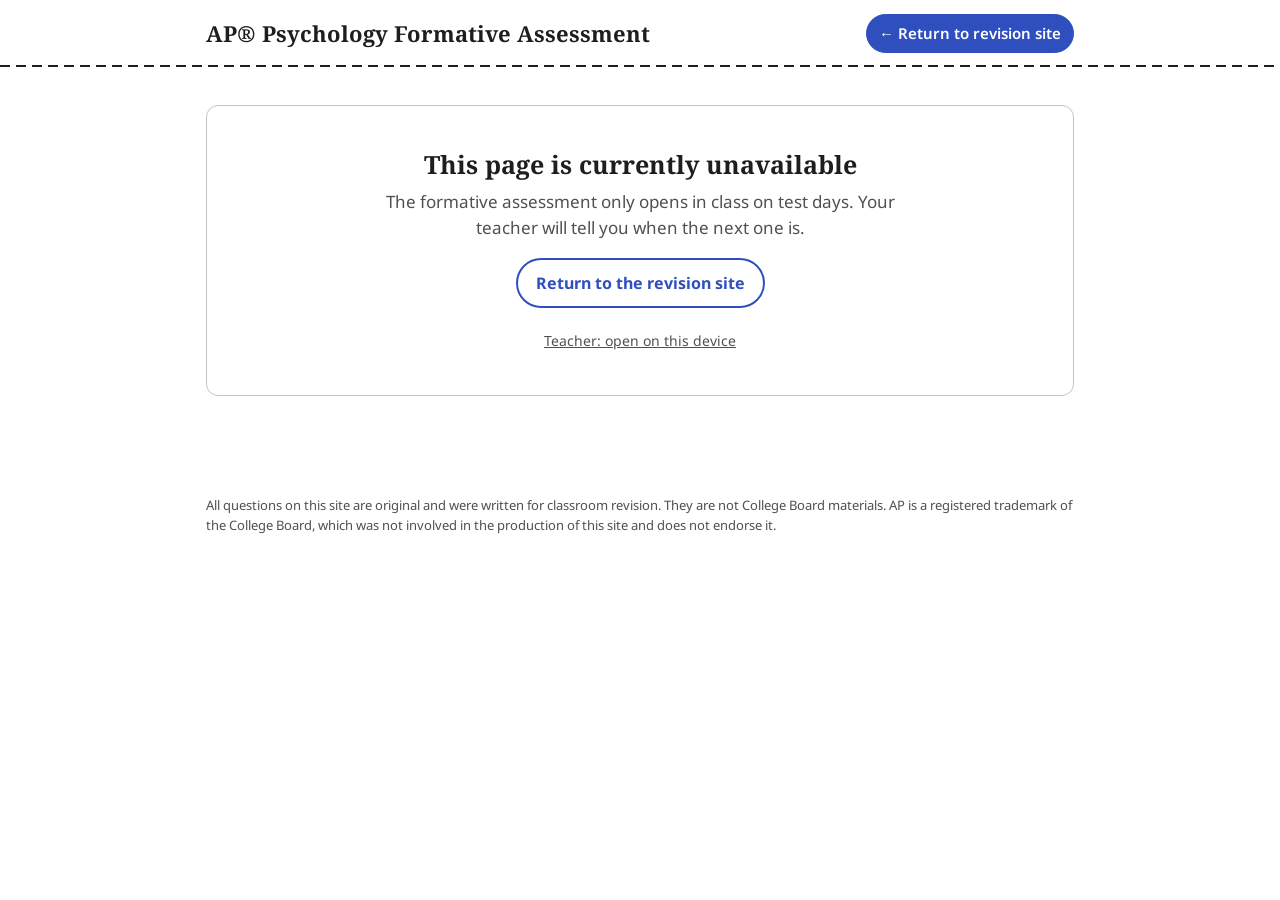
<file: formative.html>
<!DOCTYPE html>
<html lang="en">
<head>
<meta charset="UTF-8">
<meta name="viewport" content="width=device-width, initial-scale=1.0">
<meta name="robots" content="noindex, nofollow">
<title>AP Psychology Formative Assessment</title>
<!--
  AP Psychology Formative Assessment (Section I: 30 MCQs, Section II: one AAQ or EBQ).
  Teacher settings are in FORMATIVE_CONFIG below.
  Questions come from the MCQ Practice Bank (practice-bank.js) and the public AAQ and EBQ practice pages.
  This file is generated from the source parts in _private/formative-src. Edit those and rebuild, or edit this file directly.
-->
<style>
  :root {
    --navy: #1F3864; --blue: #2E75B6; --light: #DEEAF1; --orange: #C55A11;
    --ink: #1a1a1a; --muted: #4a5563; --line: #c9d6e3; --bg: #f4f7fb;
    --good: #1e7b34; --good-bg: #e3f4e7; --bad: #a3242f; --bad-bg: #fbe7e9; --warn-bg: #fff4ea;
  }
  * { box-sizing: border-box; }
  html { -webkit-text-size-adjust: 100%; }
  body { margin: 0; font-family: Arial, Helvetica, sans-serif; color: var(--ink); background: var(--bg); line-height: 1.5; font-size: 17px; }
  a { color: var(--blue); }
  button { font: inherit; }
  .wrap { max-width: 900px; margin: 0 auto; padding: 18px 16px 56px; }
  header.top { background: var(--navy); color: #fff; }
  header.top .wrap { padding-top: 14px; padding-bottom: 14px; display: flex; align-items: center; gap: 14px; flex-wrap: wrap; }
  header.top h1 { margin: 0; font-size: 22px; flex: 1 1 auto; }
  header.top h1 button { all: unset; cursor: pointer; }
  header.top h1 button:focus-visible { outline: 3px solid #ffb27a; outline-offset: 3px; }
  .navlinks { display: flex; gap: 8px; flex-wrap: wrap; }
  .navlinks a, .navlinks button { color: #fff; background: rgba(255,255,255,.12); border: 1px solid rgba(255,255,255,.35); border-radius: 6px; padding: 7px 12px; text-decoration: none; font-size: 15px; font-weight: bold; cursor: pointer; }
  .navlinks a:hover, .navlinks button:hover { background: rgba(255,255,255,.25); }
  h2 { color: var(--navy); margin: 0 0 6px; font-size: 25px; }
  h3 { color: var(--navy); margin: 0 0 8px; font-size: 19px; }
  p.lead { color: var(--muted); margin: 0 0 18px; }
  .card { background: #fff; border: 1px solid var(--line); border-radius: 10px; padding: 20px; margin-bottom: 16px; }
  .card.accent { border-top: 6px solid var(--blue); }
  .grid3 { display: grid; grid-template-columns: repeat(3, 1fr); gap: 14px; }
  .tile { background: #fff; border: 1px solid var(--line); border-radius: 10px; padding: 18px; display: flex; flex-direction: column; gap: 8px; }
  .tile h3 { margin: 0; }
  .tile p { margin: 0; color: var(--muted); flex: 1; }
  .tile .tag { align-self: flex-start; }
  .btn { display: inline-flex; align-items: center; justify-content: center; gap: 8px; padding: 11px 18px; border-radius: 7px; border: 2px solid var(--navy); background: var(--navy); color: #fff; font-weight: bold; cursor: pointer; text-decoration: none; font-size: 16px; }
  .btn:hover:not([disabled]) { background: var(--blue); border-color: var(--blue); }
  .btn.alt { background: #fff; color: var(--navy); }
  .btn.alt:hover:not([disabled]) { background: var(--light); color: var(--navy); border-color: var(--navy); }
  .btn.warn { background: #fff; color: var(--bad); border-color: var(--bad); }
  .btn.warn:hover:not([disabled]) { background: var(--bad-bg); color: var(--bad); border-color: var(--bad); }
  .btn.small { padding: 6px 11px; font-size: 14px; }
  .btn[disabled] { opacity: .45; cursor: not-allowed; }
  .btn:focus-visible, button:focus-visible, input:focus-visible, select:focus-visible, summary:focus-visible { outline: 3px solid var(--orange); outline-offset: 2px; }
  .row { display: flex; gap: 10px; flex-wrap: wrap; align-items: center; }
  .tag { display: inline-block; background: var(--light); color: var(--navy); border-radius: 12px; padding: 2px 10px; font-size: 13px; font-weight: bold; }
  .tag.soon { background: #ececec; color: #555; }
  .tag.orange { background: #fde9d9; color: var(--orange); }
  .notice { background: var(--warn-bg); border-left: 5px solid var(--orange); padding: 12px 14px; border-radius: 6px; margin-bottom: 16px; }
  .notice.info { background: var(--light); border-left-color: var(--blue); }
  .muted { color: var(--muted); }
  .small { font-size: 14px; }

  /* Builder */
  .step { display: flex; gap: 12px; align-items: baseline; margin-bottom: 10px; }
  .step .num { flex: 0 0 auto; width: 30px; height: 30px; border-radius: 50%; background: var(--orange); color: #fff; font-weight: bold; text-align: center; line-height: 30px; }
  details.unit { border: 1px solid var(--line); border-radius: 8px; margin-bottom: 8px; background: #fbfdff; }
  details.unit summary { list-style: none; cursor: pointer; padding: 10px 12px; display: flex; gap: 10px; align-items: center; }
  details.unit summary::-webkit-details-marker { display: none; }
  details.unit summary .chev { margin-left: auto; color: var(--muted); font-size: 14px; }
  details.unit[open] summary .chev::after { content: "Hide topics"; }
  details.unit:not([open]) summary .chev::after { content: "Show topics"; }
  .unit-title { font-weight: bold; color: var(--navy); }
  .topics { padding: 2px 12px 10px 42px; display: grid; gap: 4px; }
  label.check { display: flex; gap: 10px; align-items: flex-start; cursor: pointer; padding: 4px 0; }
  label.check input { width: 20px; height: 20px; margin-top: 2px; flex: 0 0 auto; accent-color: var(--navy); }
  .count { color: var(--muted); font-size: 14px; white-space: nowrap; }
  .acc { font-size: 12.5px; font-weight: bold; border-radius: 10px; padding: 1px 8px; white-space: nowrap; }
  .acc.lo { background: var(--bad-bg); color: var(--bad); }
  .acc.mid { background: var(--warn-bg); color: var(--orange); }
  .acc.hi { background: var(--good-bg); color: var(--good); }
  .acc.na { background: #eef1f4; color: #666; }
  .seg { display: inline-flex; border: 2px solid var(--navy); border-radius: 8px; overflow: hidden; flex-wrap: wrap; }
  .seg button { border: 0; border-right: 1px solid var(--line); background: #fff; color: var(--navy); padding: 10px 18px; font-weight: bold; cursor: pointer; min-width: 58px; }
  .seg button:last-child { border-right: 0; }
  .seg button[aria-pressed="true"] { background: var(--navy); color: #fff; }
  .choice { display: grid; gap: 10px; grid-template-columns: 1fr 1fr; }
  .choice label { border: 2px solid var(--line); border-radius: 8px; padding: 12px 14px; cursor: pointer; display: flex; gap: 10px; align-items: flex-start; background: #fff; }
  .choice label:has(input:checked) { border-color: var(--navy); background: #f2f6fb; }
  .choice input { accent-color: var(--navy); width: 18px; height: 18px; margin-top: 3px; flex: 0 0 auto; }
  .choice b { color: var(--navy); }
  .summary-bar { position: sticky; bottom: 0; background: #fff; border-top: 3px solid var(--navy); padding: 12px 16px; margin: 0 -16px; display: flex; gap: 12px; align-items: center; flex-wrap: wrap; box-shadow: 0 -4px 12px rgba(0,0,0,.06); }
  .summary-bar .txt { flex: 1 1 260px; }

  /* Quiz */
  .qhead { display: flex; justify-content: space-between; align-items: center; flex-wrap: wrap; gap: 8px; margin-bottom: 8px; }
  .bar { height: 8px; background: #e2e9f0; border-radius: 4px; overflow: hidden; margin-bottom: 16px; }
  .bar > div { height: 100%; background: var(--blue); transition: width .25s; }
  .timer { font-weight: bold; font-variant-numeric: tabular-nums; background: var(--light); color: var(--navy); border-radius: 6px; padding: 5px 10px; }
  .timer.low { background: var(--warn-bg); color: var(--orange); }
  .timer.crit { background: var(--bad-bg); color: var(--bad); }
  figure.stim { margin: 0 0 16px; padding: 10px 12px; border: 1px solid var(--line); border-radius: 8px; background: #fcfdff; font-size: 16px; }
  figure.stim table { border-collapse: collapse; width: 100%; font-size: 15px; }
  figure.stim th, figure.stim td { border: 1px solid var(--line); padding: 6px 8px; text-align: left; vertical-align: top; }
  figure.stim th { background: var(--light); color: var(--navy); }
  figure.stim .cap { font-size: 14px; color: #333; margin-top: 6px; }
  .tablewrap { overflow-x: auto; }
  .stem { font-size: 19px; font-weight: bold; margin: 0 0 16px; }
  .options { display: flex; flex-direction: column; gap: 10px; }
  button.opt { display: flex; gap: 12px; align-items: flex-start; text-align: left; width: 100%; padding: 13px 14px; background: #fafcfe; border: 2px solid #9db3c9; border-radius: 9px; cursor: pointer; color: var(--ink); font-size: 17px; }
  button.opt:hover:not([disabled]) { background: var(--light); border-color: var(--blue); }
  button.opt .ltr { flex: 0 0 auto; width: 30px; height: 30px; border-radius: 50%; background: var(--navy); color: #fff; font-weight: bold; text-align: center; line-height: 30px; font-size: 15px; }
  button.opt[aria-pressed="true"] { border-color: var(--navy); background: #e8eff7; box-shadow: inset 0 0 0 1px var(--navy); }
  button.opt[aria-pressed="true"] .ltr { background: var(--orange); }
  button.opt.correct { background: var(--good-bg); border-color: var(--good); color: #10451d; }
  button.opt.correct .ltr { background: var(--good); }
  button.opt.wrong { background: var(--bad-bg); border-color: var(--bad); color: #5e1219; }
  button.opt.wrong .ltr { background: var(--bad); }
  button.opt.dim { opacity: .6; }
  button.opt[disabled] { cursor: default; }
  .feedback { margin-top: 16px; padding: 13px 15px; border-radius: 8px; border-left: 6px solid var(--bad); background: var(--bad-bg); }
  .feedback.good { border-left-color: var(--good); background: var(--good-bg); }
  .feedback .verdict { font-weight: bold; margin: 0 0 4px; }
  .feedback p { margin: 0; }
  .qnav { display: flex; justify-content: space-between; gap: 10px; flex-wrap: wrap; margin-top: 18px; }
  .navgrid { display: flex; flex-wrap: wrap; gap: 6px; margin-top: 14px; }
  .navgrid button { width: 40px; height: 40px; border-radius: 7px; border: 2px solid var(--line); background: #fff; color: var(--navy); font-weight: bold; cursor: pointer; position: relative; font-size: 14px; }
  .navgrid button.done { background: var(--light); border-color: #9db3c9; }
  .navgrid button.cur { border-color: var(--navy); box-shadow: inset 0 0 0 1px var(--navy); }
  .navgrid button.flag::after { content: ""; position: absolute; top: -4px; right: -4px; width: 12px; height: 12px; border-radius: 50%; background: var(--orange); border: 2px solid #fff; }
  .flagbtn[aria-pressed="true"] { background: #fde9d9; color: var(--orange); border-color: var(--orange); }
  .keyhint { font-size: 13.5px; color: var(--muted); margin-top: 10px; }

  /* Results and progress */
  .bigscore { font-size: 46px; font-weight: bold; color: var(--navy); line-height: 1.1; }
  .stats { display: grid; grid-template-columns: repeat(4, 1fr); gap: 10px; margin: 14px 0; }
  .stat { background: #f2f6fb; border-radius: 8px; padding: 12px; text-align: center; }
  .stat b { display: block; font-size: 24px; color: var(--navy); }
  .stat span { font-size: 13.5px; color: var(--muted); }
  table.data { width: 100%; border-collapse: collapse; font-size: 15.5px; }
  table.data th, table.data td { padding: 8px 9px; border-bottom: 1px solid #dde5ee; text-align: left; vertical-align: middle; }
  table.data th { background: var(--light); color: var(--navy); }
  .mini { height: 10px; background: #e2e9f0; border-radius: 5px; overflow: hidden; min-width: 80px; }
  .mini > div { height: 100%; }
  .review { border: 1px solid var(--line); border-radius: 9px; padding: 14px 16px; margin-bottom: 12px; background: #fff; border-left: 6px solid var(--good); }
  .review.x { border-left-color: var(--bad); }
  .review.u { border-left-color: #999; }
  .review ol { list-style: none; padding: 0; margin: 8px 0; }
  .review li { padding: 5px 9px; border-radius: 6px; margin: 3px 0; }
  .review li.k { background: var(--good-bg); font-weight: bold; color: #10451d; }
  .review li.yx { background: var(--bad-bg); color: #5e1219; }
  .review .rat { background: #f7f9fb; border-left: 4px solid var(--orange); padding: 8px 11px; font-size: 15.5px; }
  .filters { display: flex; gap: 8px; flex-wrap: wrap; margin: 10px 0 14px; }
  .filters button[aria-pressed="true"] { background: var(--navy); color: #fff; }

  /* Modal */
  .modal-back { position: fixed; inset: 0; background: rgba(15,25,45,.55); display: flex; align-items: center; justify-content: center; padding: 16px; z-index: 50; }
  .modal { background: #fff; border-radius: 12px; max-width: 480px; width: 100%; padding: 22px; box-shadow: 0 12px 40px rgba(0,0,0,.25); }
  .modal h3 { margin-top: 0; }

  .help h3 { margin-top: 18px; }
  .help ul { padding-left: 22px; margin: 6px 0; }
  .help li { margin: 4px 0; }
  .dont li::marker { content: "\2716  "; color: var(--bad); }
  .do li::marker { content: "\2714  "; color: var(--good); }

  /* Grade predictor */
  .pgrid { display: grid; grid-template-columns: 7fr 5fr; gap: 16px; align-items: start; }
  .pgrid .sticky { position: sticky; top: 12px; }
  .numrow { display: flex; justify-content: space-between; align-items: center; gap: 12px; margin-bottom: 10px; }
  .numrow input[type=number], .setup input { width: 84px; text-align: center; font: inherit; font-weight: bold; font-size: 18px; padding: 7px; border: 1px solid #9db3c9; border-radius: 7px; }
  .setup { display: grid; grid-template-columns: 1fr 1fr; gap: 12px; }
  .setup label { font-size: 14.5px; font-weight: bold; color: var(--muted); }
  .setup input { width: 100%; margin-top: 4px; }
  input[type=range] { width: 100%; accent-color: var(--navy); height: 28px; }
  .ticks { display: flex; justify-content: space-between; font-size: 13px; color: var(--muted); }
  .apcircle { width: 124px; height: 124px; border-radius: 50%; display: flex; align-items: center; justify-content: center; font-size: 56px; font-weight: bold; margin: 0 auto 6px; transition: background .25s, color .25s; }
  .ap5 { background: #dff3e4; color: #1e7b34; } .ap4 { background: #e3f2ee; color: #1f7a63; } .ap3 { background: #fff4d6; color: #9a6a00; }
  .ap2 { background: #fde9d9; color: var(--orange); } .ap1 { background: var(--bad-bg); color: var(--bad); }
  .trio { display: grid; grid-template-columns: repeat(3, 1fr); gap: 8px; margin: 14px 0; }
  .trio div { background: #f2f6fb; border-radius: 8px; padding: 10px 6px; text-align: center; }
  .trio b { display: block; font-size: 22px; color: var(--navy); }
  .trio span { font-size: 12.5px; color: var(--muted); font-weight: bold; text-transform: uppercase; letter-spacing: .03em; }
  .bandlist div { display: flex; justify-content: space-between; padding: 6px 9px; border-radius: 6px; border: 1px solid transparent; font-size: 15px; }
  .bandlist div.hl, .daatab div.hl { background: var(--light); border-color: #9db3c9; font-weight: bold; }
  .daatab { max-height: 240px; overflow-y: auto; border: 1px solid var(--line); border-radius: 7px; font-size: 14.5px; }
  .daatab div { display: grid; grid-template-columns: 1fr 1fr; padding: 4px 10px; border-bottom: 1px solid #eef2f6; border: 1px solid transparent; }
  .daatab div span:last-child { text-align: right; }
  .daatab .head { background: var(--light); color: var(--navy); font-weight: bold; position: sticky; top: 0; }
  footer { margin-top: 28px; font-size: 13px; color: var(--muted); }
  .sr { position: absolute; width: 1px; height: 1px; overflow: hidden; clip: rect(0 0 0 0); white-space: nowrap; }

  @media (max-width: 720px) {
    body { font-size: 16px; }
    .grid3 { grid-template-columns: 1fr; }
    .choice { grid-template-columns: 1fr; }
    .stats { grid-template-columns: repeat(2, 1fr); }
    .topics { padding-left: 14px; }
    .stem { font-size: 17.5px; }
    button.opt { font-size: 16px; }
    h2 { font-size: 22px; }
    .bigscore { font-size: 38px; }
    .hide-sm { display: none; }
    .pgrid { grid-template-columns: 1fr; }
    .pgrid .sticky { position: static; }
  }
/* =====================================================================
   Exam-style (Bluebook-like) theme for the AP Psychology revision site
   Layout and tools modelled on the digital AP testing app: header with
   timer, question header with Mark for Review and the option
   eliminator, bottom bar with question menu and Back / Next.
   No College Board logos or names are used.
   ===================================================================== */
:root{
  --bb-ink:#1e1e1e; --bb-muted:#505050; --bb-line:#c4c4c4; --bb-soft:#f2f2f2;
  --bb-blue:#2f4fbf; --bb-blue-dark:#233c94; --bb-blue-soft:#e8edfb;
  --bb-red:#b3261e; --bb-red-soft:#fbe9e7; --bb-green:#1e6e34; --bb-green-soft:#e5f3e9;
  --bb-mark:#c2331f;
}
body{font-family:'Noto Sans',Arial,sans-serif;background:#fff;color:var(--bb-ink);}
.bb-dash{height:0;border:0;border-top:2px dashed transparent;
  background:repeating-linear-gradient(90deg,#1e1e1e 0 10px,transparent 10px 16px) top/100% 2px no-repeat;padding-top:2px;}

/* ---------------- start screen ---------------- */
.bb-top{display:flex;align-items:center;justify-content:space-between;gap:12px;padding:14px 22px;background:#fff;}
.bb-top a.bb-back{font-weight:600;font-size:14px;color:var(--bb-ink);text-decoration:none;border:1.5px solid var(--bb-ink);border-radius:999px;padding:7px 16px;}
.bb-top a.bb-back:hover{background:var(--bb-ink);color:#fff;}
.bb-top .bb-crumb{font-weight:600;font-size:14px;color:var(--bb-muted);}
.bb-start{max-width:760px;margin:36px auto 18px;padding:0 18px;}
.bb-start .bb-eyebrow{font-size:13px;font-weight:600;letter-spacing:.6px;color:var(--bb-muted);text-transform:uppercase;}
.bb-start h1{font-family:'Noto Serif',Georgia,serif;font-size:34px;font-weight:700;margin:6px 0 4px;color:var(--bb-ink);}
.bb-start .bb-sub{font-size:15px;color:var(--bb-muted);margin-bottom:22px;}
.bb-panel{border:1.5px solid var(--bb-line);border-radius:12px;padding:22px;display:grid;grid-template-columns:1fr 1fr;gap:18px;}
.bb-field label{display:block;font-size:13px;font-weight:600;margin-bottom:6px;color:var(--bb-ink);}
.bb-field select{width:100%;padding:11px 12px;font:500 15px 'Noto Sans',Arial,sans-serif;border:1.5px solid var(--bb-ink);border-radius:8px;background:#fff;color:var(--bb-ink);}
.bb-field select:focus{outline:3px solid var(--bb-blue-soft);border-color:var(--bb-blue);}
.bb-opts{grid-column:1/-1;display:flex;flex-wrap:wrap;gap:18px 28px;align-items:center;border-top:1px solid var(--bb-line);padding-top:16px;}
.bb-seg{display:inline-flex;border:1.5px solid var(--bb-ink);border-radius:999px;overflow:hidden;}
.bb-seg input{position:absolute;opacity:0;pointer-events:none;}
.bb-seg label{padding:8px 14px;font-size:14px;font-weight:600;cursor:pointer;color:var(--bb-ink);}
.bb-seg input:checked+label{background:var(--bb-ink);color:#fff;}
.bb-seg input:focus-visible+label{outline:3px solid var(--bb-blue);outline-offset:-3px;}
.bb-check{display:flex;align-items:center;gap:8px;font-size:14px;font-weight:600;cursor:pointer;}
.bb-check input{width:18px;height:18px;accent-color:var(--bb-blue);}
.bb-optlabel{font-size:13px;font-weight:600;color:var(--bb-muted);margin-right:8px;}
.bb-actions{grid-column:1/-1;display:flex;justify-content:flex-end;}
.btn-start,.bb-btn{font:700 15px 'Noto Sans',Arial,sans-serif;background:var(--bb-blue);color:#fff;border:none;border-radius:999px;padding:11px 30px;cursor:pointer;}
.btn-start:hover,.bb-btn:hover{background:var(--bb-blue-dark);}
.bb-btn.ghost{background:#fff;color:var(--bb-blue);border:1.5px solid var(--bb-blue);}
.bb-btn.ghost:hover{background:var(--bb-blue-soft);}
.bb-note{font-size:13px;color:var(--bb-muted);margin-top:12px;line-height:1.6;}
@media(max-width:640px){.bb-panel{grid-template-columns:1fr;}.bb-start h1{font-size:27px;}}

/* non-exam activities keep the plain page, restyled to match */
.main{max-width:860px;margin:10px auto 60px;}
#quizArea{border:1.5px solid var(--bb-line);border-radius:12px;box-shadow:none;}
.placeholder-text{color:var(--bb-muted);}
.progress-bar-fill{background:var(--bb-blue);}
.option-btn{font-family:'Noto Sans',Arial,sans-serif;border:1.5px solid var(--bb-ink);background:#fff;border-radius:8px;}
.option-btn:hover:not(:disabled){border-color:var(--bb-blue);background:var(--bb-blue-soft);}
.option-btn .letter{color:var(--bb-blue);}
.btn-next,.btn-restart,.match-check-btn{font-family:'Noto Sans',Arial,sans-serif;background:var(--bb-blue);border-radius:999px;}
.btn-next:hover,.btn-restart:hover,.match-check-btn:hover{background:var(--bb-blue-dark);}
.flashcard-front{background:var(--bb-ink);}
.flashcard-back{background:#fff;border:2px solid var(--bb-ink);}
.flashcard-nav button{font-family:'Noto Sans',Arial,sans-serif;border-radius:999px;}
.match-term{background:var(--bb-ink);}
.key{background:var(--bb-ink);font-family:'Noto Sans',Arial,sans-serif;}
.score-screen .big-score{font-family:'Noto Serif',Georgia,serif;color:var(--bb-ink);}
.mistake-item{background:#fff7e8;border-left-color:#8a5a00;color:#3d2a00;}

/* ---------------- exam shell ---------------- */
.bb-shell{position:fixed;inset:0;z-index:1000;background:#fff;display:flex;flex-direction:column;}
.bb-head{display:grid;grid-template-columns:1fr auto 1fr;align-items:center;padding:10px 22px 12px;}
.bb-head .bb-sec{font-weight:700;font-size:16px;}
.bb-dir{background:none;border:none;font:600 14px 'Noto Sans',Arial,sans-serif;color:var(--bb-ink);cursor:pointer;padding:4px 0;margin-top:2px;}
.bb-dir:hover{text-decoration:underline;}
.bb-timer{text-align:center;}
.bb-timer .t{font-weight:700;font-size:19px;letter-spacing:.5px;font-variant-numeric:tabular-nums;}
.bb-timer .t.hidden-time{visibility:hidden;}
.bb-timer button{display:block;margin:3px auto 0;font:600 12px 'Noto Sans',Arial,sans-serif;border:1.2px solid var(--bb-ink);border-radius:999px;background:#fff;padding:2px 12px;cursor:pointer;}
.bb-timer.warn .t{color:var(--bb-red);}
.bb-tools{justify-self:end;display:flex;gap:6px;}
.bb-tool{display:flex;flex-direction:column;align-items:center;gap:2px;background:none;border:none;font:600 12px 'Noto Sans',Arial,sans-serif;color:var(--bb-ink);cursor:pointer;padding:4px 10px;border-radius:6px;}
.bb-tool:hover{background:var(--bb-soft);}
.bb-tool svg{width:22px;height:22px;}
.bb-dirpop{position:absolute;top:70px;left:22px;max-width:520px;background:#fff;border:1.5px solid var(--bb-ink);border-radius:10px;padding:18px 20px;box-shadow:0 8px 28px rgba(0,0,0,.18);z-index:5;font-size:14px;line-height:1.65;}
.bb-dirpop h3{font-size:15px;margin-bottom:6px;}
.bb-dirpop .bb-btn{margin-top:12px;padding:8px 22px;font-size:14px;}
.bb-body{flex:1;overflow-y:auto;}
.bb-q{max-width:760px;margin:26px auto 30px;padding:0 22px;}
.bb-qbar{display:flex;align-items:center;gap:14px;background:var(--bb-soft);padding:0 0 0 0;margin-bottom:4px;}
.bb-num{background:var(--bb-ink);color:#fff;font-weight:700;font-size:16px;min-width:34px;height:34px;display:flex;align-items:center;justify-content:center;padding:0 8px;}
.bb-mark{display:flex;align-items:center;gap:6px;background:none;border:none;font:600 14px 'Noto Sans',Arial,sans-serif;color:var(--bb-ink);cursor:pointer;padding:6px 4px;}
.bb-mark svg{width:16px;height:20px;}
.bb-mark.on svg path{fill:var(--bb-mark);stroke:var(--bb-mark);}
.bb-elimtoggle{margin-left:auto;margin-right:6px;background:#fff;border:1.2px solid var(--bb-ink);border-radius:5px;font:700 12px 'Noto Sans',Arial,sans-serif;padding:3px 7px;cursor:pointer;text-decoration:line-through;color:var(--bb-ink);}
.bb-elimtoggle.on{background:var(--bb-blue);border-color:var(--bb-blue);color:#fff;}
.bb-skill{display:inline-block;font-size:12px;font-weight:600;color:var(--bb-muted);margin:10px 0 2px;}
.bb-stem{font-family:'Noto Serif',Georgia,serif;font-size:17px;line-height:1.7;margin:12px 0 18px;color:var(--bb-ink);}
.bb-stem .bb-quote{display:block;margin-top:12px;padding:12px 16px;border-left:4px solid var(--bb-line);background:#fafafa;font-style:italic;}
.bb-stem .bb-label{display:block;font-family:'Noto Sans',Arial,sans-serif;font-size:12px;font-weight:700;letter-spacing:.8px;text-transform:uppercase;color:var(--bb-muted);margin-bottom:6px;}
.bb-ask{font-weight:600;font-size:15px;margin:-6px 0 14px;}
.bb-opts-list{display:flex;flex-direction:column;gap:12px;}
.bb-row{display:flex;align-items:center;gap:10px;}
.bb-opt{flex:1;display:flex;align-items:center;gap:14px;text-align:left;background:#fff;border:1.5px solid var(--bb-ink);border-radius:9px;padding:12px 14px;font:400 15px/1.5 'Noto Sans',Arial,sans-serif;color:var(--bb-ink);cursor:pointer;}
.bb-opt:hover:not(:disabled){box-shadow:0 0 0 1px var(--bb-ink);}
.bb-opt .bb-letter{flex:0 0 auto;width:28px;height:28px;border:1.5px solid var(--bb-ink);border-radius:50%;display:flex;align-items:center;justify-content:center;font-weight:700;font-size:14px;}
.bb-opt.sel{border:3px solid var(--bb-blue);padding:10.5px 12.5px;}
.bb-opt.sel .bb-letter{background:var(--bb-blue);border-color:var(--bb-blue);color:#fff;}
.bb-opt.elim{color:#8a8a8a;border-color:#a8a8a8;}
.bb-opt.elim .bb-text{text-decoration:line-through;}
.bb-opt.elim .bb-letter{border-color:#a8a8a8;color:#8a8a8a;}
.bb-strike{flex:0 0 auto;width:30px;height:30px;border-radius:50%;border:1.2px solid var(--bb-ink);background:#fff;font:700 12px 'Noto Sans',Arial,sans-serif;cursor:pointer;position:relative;color:var(--bb-ink);}
.bb-strike::after{content:"";position:absolute;left:3px;right:3px;top:50%;border-top:1.5px solid var(--bb-ink);}
.bb-undo{flex:0 0 auto;background:none;border:none;font:700 13px 'Noto Sans',Arial,sans-serif;text-decoration:underline;cursor:pointer;color:var(--bb-ink);min-width:30px;}
.bb-opt.right{border:3px solid var(--bb-green);background:var(--bb-green-soft);padding:10.5px 12.5px;}
.bb-opt.right .bb-letter{background:var(--bb-green);border-color:var(--bb-green);color:#fff;}
.bb-opt.wrong{border:3px solid var(--bb-red);background:var(--bb-red-soft);padding:10.5px 12.5px;}
.bb-opt.wrong .bb-letter{background:var(--bb-red);border-color:var(--bb-red);color:#fff;}
.bb-tag{margin-left:auto;font-size:12px;font-weight:700;white-space:nowrap;}
.bb-opt.right .bb-tag{color:var(--bb-green);}
.bb-opt.wrong .bb-tag{color:var(--bb-red);}
.bb-foot{display:grid;grid-template-columns:1fr auto 1fr;align-items:center;padding:12px 22px 14px;position:relative;}
.bb-foot .bb-who{font-weight:600;font-size:14px;color:var(--bb-muted);}
.bb-qmenu{background:var(--bb-ink);color:#fff;border:none;border-radius:8px;font:700 14px 'Noto Sans',Arial,sans-serif;padding:9px 16px;cursor:pointer;display:flex;align-items:center;gap:8px;}
.bb-qmenu svg{width:12px;height:12px;transition:transform .2s;}
.bb-qmenu[aria-expanded="true"] svg{transform:rotate(180deg);}
.bb-nav{justify-self:end;display:flex;gap:10px;}
.bb-nav .bb-btn{padding:10px 28px;}
.bb-pop{position:absolute;bottom:70px;left:50%;transform:translateX(-50%);width:min(560px,94vw);background:#fff;border:1.5px solid var(--bb-ink);border-radius:12px;padding:18px 20px 16px;box-shadow:0 8px 28px rgba(0,0,0,.2);}
.bb-pop h3{font-size:16px;text-align:center;margin-bottom:10px;}
.bb-legend{display:flex;gap:18px;justify-content:center;font-size:13px;font-weight:600;padding:8px 0 12px;border-bottom:1px solid var(--bb-line);margin-bottom:14px;flex-wrap:wrap;}
.bb-legend span{display:flex;align-items:center;gap:6px;}
.bb-grid{display:flex;flex-wrap:wrap;gap:10px;justify-content:center;}
.bb-cell{position:relative;width:38px;height:38px;border:1.5px dashed var(--bb-ink);background:#fff;font:700 14px 'Noto Sans',Arial,sans-serif;color:var(--bb-blue);cursor:pointer;}
.bb-cell.answered{border:1.5px solid var(--bb-blue);background:var(--bb-blue);color:#fff;}
.bb-cell.cur::before{content:"";position:absolute;top:-11px;left:50%;transform:translateX(-50%);border:6px solid transparent;border-top-color:var(--bb-ink);}
.bb-cell .bb-flag{position:absolute;top:-6px;right:-6px;width:12px;height:15px;}
.bb-cell.got{background:var(--bb-green);border-color:var(--bb-green);color:#fff;}
.bb-cell.miss{background:var(--bb-red);border-color:var(--bb-red);color:#fff;}
.bb-pop .bb-gotoreview{display:block;margin:16px auto 0;}
.bb-review{max-width:760px;margin:34px auto;padding:0 22px;text-align:center;}
.bb-review h2{font-family:'Noto Serif',Georgia,serif;font-size:28px;margin-bottom:8px;}
.bb-review p{color:var(--bb-muted);font-size:15px;line-height:1.6;margin-bottom:6px;}
.bb-review .bb-box{border:1.5px solid var(--bb-line);border-radius:12px;padding:20px;margin-top:20px;}
.bb-result .bb-big{font-family:'Noto Serif',Georgia,serif;font-size:56px;font-weight:700;line-height:1;}
.bb-result .review-block{text-align:left;}
.bb-result .bb-actions2{display:flex;gap:10px;justify-content:center;flex-wrap:wrap;margin-top:18px;}
.bb-banner{background:var(--bb-red-soft);color:var(--bb-red);font-weight:700;text-align:center;padding:8px;font-size:14px;}
@media(max-width:640px){
  .bb-head{grid-template-columns:1fr auto;padding:8px 12px 10px;}
  .bb-head .bb-tools{display:none;}
  .bb-head .bb-timer{justify-self:end;}
  .bb-foot{grid-template-columns:auto 1fr;gap:8px;padding:10px 12px;}
  .bb-foot .bb-who{display:none;}
  .bb-nav .bb-btn{padding:9px 16px;}
  .bb-stem{font-size:16px;}
  .bb-q{padding:0 14px;}
}
@media (prefers-reduced-motion:reduce){.bb-qmenu svg{transition:none;}}
.review-block{background:#fafafa;border:1.5px solid var(--bb-line);border-radius:10px;}
.review-header{color:var(--bb-muted);font-family:'Noto Sans',Arial,sans-serif;}
.review-item strong{color:var(--bb-ink);}
.review-correct{color:var(--bb-green);}
.btn-print{background:#fff !important;color:var(--bb-blue) !important;border:1.5px solid var(--bb-blue) !important;}

/* ---------- MCQ Practice Bank: split screen for questions with a table, graph or passage ---------- */
.bb-body:has(.bb-split){overflow:hidden;}
.bb-split{display:grid;grid-template-columns:1fr 8px 1fr;height:100%;}
.bb-pane{overflow-y:auto;padding:24px 28px 30px;}
.bb-divider{background:#d6d6d6;position:relative;}
.bb-divider::after{content:"";position:absolute;top:50%;left:50%;width:4px;height:36px;transform:translate(-50%,-50%);border-left:1.5px solid #7a7a7a;border-right:1.5px solid #7a7a7a;}
.bb-right .bb-qbar{margin-top:0;}
figure.stim{margin:0;padding:0;border:0;background:none;font-family:'Noto Serif',Georgia,serif;font-size:16px;line-height:1.65;}
figure.stim table{border-collapse:collapse;width:100%;font-family:'Noto Sans',Arial,sans-serif;font-size:14.5px;}
figure.stim th,figure.stim td{border:1px solid #9a9a9a;padding:7px 9px;text-align:left;vertical-align:top;}
figure.stim th{background:#f2f2f2;color:#1e1e1e;}
figure.stim .cap{font-family:'Noto Sans',Arial,sans-serif;font-size:13.5px;color:#505050;margin-top:8px;}
figure.stim svg{max-width:100%;height:auto;}
.bb-feedback{margin-top:16px;padding:14px 16px;border:1.5px solid #c4c4c4;border-radius:10px;background:#fafafa;font-size:15px;line-height:1.6;}
.bb-feedback .verdict{font-weight:700;margin:0 0 4px;}
.bb-feedback.good .verdict{color:#1e6e34;} .bb-feedback.bad .verdict{color:#b3261e;}
.bb-feedback p{margin:0;}
.bb-untimed{font-size:13px;font-weight:600;color:#505050;}
@media(max-width:820px){
  .bb-body:has(.bb-split){overflow-y:auto;}
  .bb-split{display:block;height:auto;}
  .bb-pane{overflow:visible;padding:18px 14px;}
  .bb-left{border-bottom:2px solid #d6d6d6;}
  .bb-divider{display:none;}
}

/* ---------- rest of the Practice Bank in the same exam look ---------- */
:root{--navy:#1e1e1e;--blue:#2f4fbf;--light:#eef1f8;--orange:#9a4a00;--line:#c4c4c4;--bg:#fff;--muted:#505050;}
body{font-family:'Noto Sans',Arial,sans-serif;background:#fff;}
header.top{background:#fff;color:#1e1e1e;border-bottom:0;background-image:repeating-linear-gradient(90deg,#1e1e1e 0 10px,transparent 10px 16px);background-size:100% 2px;background-repeat:no-repeat;background-position:bottom;}
header.top h1{font-family:'Noto Serif',Georgia,serif;}
header.top h1 button:focus-visible{outline-color:#2f4fbf;}
.navlinks a,.navlinks button{color:#1e1e1e;background:#fff;border:1.5px solid #1e1e1e;border-radius:999px;font-weight:600;}
.navlinks a:hover,.navlinks button:hover{background:#1e1e1e;color:#fff;}
h2,h3{color:#1e1e1e;} h2{font-family:'Noto Serif',Georgia,serif;}
.card,.tile{border:1.5px solid #c4c4c4;border-radius:12px;}
.card.accent{border-top:6px solid #2f4fbf;}
.btn{border-radius:999px;border-color:#2f4fbf;background:#2f4fbf;font-weight:700;}
.btn:hover:not([disabled]){background:#233c94;border-color:#233c94;}
.btn.alt{background:#fff;color:#2f4fbf;border-color:#2f4fbf;}
.btn.alt:hover:not([disabled]){background:#e8edfb;color:#2f4fbf;border-color:#2f4fbf;}
.btn:focus-visible,button:focus-visible,input:focus-visible,select:focus-visible,summary:focus-visible{outline-color:#2f4fbf;}
.tag{background:#eef1f8;color:#1e1e1e;}
.tag.orange{background:#fff1e0;color:#8a4b00;}
.step .num{background:#1e1e1e;}
details.unit{background:#fff;border:1.5px solid #c4c4c4;}
.unit-title{color:#1e1e1e;}
label.check input,.choice input,input[type=range]{accent-color:#2f4fbf;}
.seg{border-color:#1e1e1e;border-radius:999px;}
.seg button{color:#1e1e1e;}
.seg button[aria-pressed="true"]{background:#1e1e1e;color:#fff;}
.choice label{border:1.5px solid #c4c4c4;}
.choice label:has(input:checked){border:2px solid #2f4fbf;background:#f4f6fd;}
.choice b{color:#1e1e1e;}
.summary-bar{border-top:2px solid #1e1e1e;}
.notice{border-left-color:#9a4a00;}
.notice.info{background:#f4f6fd;border-left-color:#2f4fbf;}
.bigscore{font-family:'Noto Serif',Georgia,serif;color:#1e1e1e;}
.stat,.trio div{background:#f4f4f4;} .stat b,.trio b{color:#1e1e1e;}
table.data th{background:#f2f2f2;color:#1e1e1e;}
.review .rat{border-left-color:#2f4fbf;}
.modal-back{z-index:2000;}
.modal{border:1.5px solid #1e1e1e;}
.navlinks a.nav-return{background:#2f4fbf;border-color:#2f4fbf;color:#fff;}
.navlinks a.nav-return:hover{background:#233c94;border-color:#233c94;color:#fff;}

/* ---------- Formative Assessment page ---------- */
.hidden { display: none !important; }
.err { color: #b3261e; font-weight: 700; min-height: 1.3em; margin: 8px 0 0; font-size: 14.5px; }
.pill { display: inline-flex; align-items: center; gap: 8px; border-radius: 999px; padding: 6px 12px; font-size: 14px; font-weight: 700; }
.pill .dot { width: 10px; height: 10px; border-radius: 50%; }
.pill.ok { background: #e5f3e9; color: #1e6e34; } .pill.ok .dot { background: #1e6e34; }
.pill.no { background: #fff1e0; color: #8a4b00; } .pill.no .dot { background: #c55a11; }
.pill.wait { background: #eef1f8; color: #1e1e1e; } .pill.wait .dot { background: #8a8a8a; }
.checklist { list-style: none; padding: 0; margin: 0 0 14px; display: grid; gap: 8px; }
.checklist li { display: flex; gap: 10px; align-items: center; flex-wrap: wrap; }
.checklist li .lbl { min-width: 210px; font-weight: 700; }
.fields { display: grid; grid-template-columns: 1fr 1fr; gap: 14px; }
.fields label { display: block; font-size: 14px; font-weight: 700; margin-bottom: 5px; }
.fields input, .fields select { width: 100%; padding: 10px 12px; font: inherit; font-size: 16px; border: 1.5px solid #1e1e1e; border-radius: 8px; background: #fff; }
.rules { margin: 0; padding-left: 22px; }
.rules li { margin: 4px 0; }
.teacher-link { background: none; border: 0; color: #505050; text-decoration: underline; cursor: pointer; font-size: 14px; padding: 4px 0; }
.histrow td { font-size: 14.5px; }

/* passage panel in Section II */
.frq-study h2 { font-family: 'Noto Serif', Georgia, serif; font-size: 22px; margin: 0 0 6px; }
.frq-study h3.sec { font-family: 'Noto Sans', Arial, sans-serif; font-size: 12.5px; letter-spacing: .12em; text-transform: uppercase; color: #2f4fbf; margin: 1.2em 0 .35em; border-bottom: 1px solid #c4c4c4; padding-bottom: 4px; }
.frq-study h2.srchead { font-size: 19px; margin-top: 1.4em; padding-top: 10px; border-top: 2px solid #1e1e1e; }
.frq-study h4 { font-size: 15px; margin: .9em 0 .2em; }
.frq-study p, .frq-study li { font-family: 'Noto Serif', Georgia, serif; font-size: 16px; line-height: 1.65; }
.frq-study ul { margin: 0 0 .8em 1.2em; padding: 0; }
.frq-study img { max-width: 100%; height: auto; border: 1px solid #c4c4c4; border-radius: 6px; display: block; margin: 10px 0; }
.frq-study .src { font-size: 12.5px; color: #505050; border-top: 1px solid #c4c4c4; padding-top: 8px; margin-top: 14px; }
.frq-study { user-select: none; -webkit-user-select: none; }
.fq { border: 1.5px solid #c4c4c4; border-radius: 10px; padding: 14px; margin-bottom: 14px; background: #fff; }
.fq .fh { display: flex; justify-content: space-between; gap: 8px; font-weight: 700; margin-bottom: 6px; }
.fq .mk { font-size: 12px; background: #eef1f8; border-radius: 999px; padding: 3px 10px; white-space: nowrap; }
.fq p { margin: 0 0 8px; font-size: 15.5px; line-height: 1.55; }
.fq textarea { width: 100%; min-height: 120px; padding: 10px 12px; border: 1.5px solid #1e1e1e; border-radius: 8px; font: 16px/1.55 'Noto Sans', Arial, sans-serif; resize: vertical; }
.fq.big textarea { min-height: 160px; }
.fq .wc { font-size: 12px; color: #505050; text-align: right; margin-top: 4px; }
.fq.prompt { background: #f4f6fd; border-color: #2f4fbf; }

/* lock overlay */
.lockov { position: fixed; inset: 0; z-index: 3000; background: #1b2033; display: flex; align-items: center; justify-content: center; padding: 20px; }
.lockov .box { background: #fff; border-radius: 14px; max-width: 480px; width: 100%; padding: 26px; }
.lockov h2 { font-family: 'Noto Serif', Georgia, serif; margin: 0 0 8px; font-size: 26px; }
.lockov label { display: block; font-weight: 700; font-size: 14px; margin: 12px 0 4px; }
.lockov input { width: 100%; padding: 10px 12px; font: inherit; font-size: 17px; border: 1.5px solid #1e1e1e; border-radius: 8px; }
.lockov .row { margin-top: 16px; }
.lockov .reason { background: #fbe9e7; color: #8a1c15; border-radius: 8px; padding: 10px 12px; font-weight: 700; }

/* results */
.sync { display: flex; gap: 10px; align-items: center; flex-wrap: wrap; padding: 12px 14px; border-radius: 10px; border: 1.5px solid #c4c4c4; margin-bottom: 16px; background: #fafafa; }
.sync.ok { border-color: #1e6e34; background: #e5f3e9; }
.sync.no { border-color: #c55a11; background: #fff4ea; }
.rcard { background: #fff; border: 1.5px solid #c4c4c4; border-radius: 12px; margin-bottom: 16px; overflow: hidden; }
.rcard .rh { background: #f2f2f2; padding: 10px 14px; display: flex; justify-content: space-between; gap: 10px; flex-wrap: wrap; font-weight: 700; }
.rcard .rq { padding: 12px 14px 0; font-weight: 700; }
.cols { display: grid; grid-template-columns: 1fr 1fr; gap: 12px; padding: 12px 14px; }
.col { border-radius: 10px; padding: 12px 14px; font-size: 15px; }
.col h4 { font-size: 12px; letter-spacing: .12em; text-transform: uppercase; margin: 0 0 6px; }
.col.mine { background: #f6f8fc; border: 1px solid #c4c4c4; }
.col.mine h4 { color: #2f4fbf; }
.col.ideal { background: #e5f3e9; border: 1px solid #bfe3cc; }
.col.ideal h4 { color: #1e6e34; }
.col .txt { white-space: pre-wrap; word-wrap: break-word; }
.col .empty { color: #505050; font-style: italic; }
.extra { font-size: 13.5px; margin-top: 10px; padding-top: 8px; border-top: 1px dashed #9ccfb0; }
.mark-box { border-top: 1px solid #c4c4c4; padding: 10px 14px 12px; background: #fafbfe; }
.mark-box label { display: flex; gap: 10px; align-items: flex-start; padding: 6px 0; cursor: pointer; font-size: 15px; }
.mark-box input { margin-top: 3px; width: 19px; height: 19px; accent-color: #2f4fbf; flex: none; }
.frqtotal { position: sticky; top: 0; z-index: 5; background: #1e1e1e; color: #fff; border-radius: 10px; padding: 10px 14px; display: flex; justify-content: space-between; align-items: center; gap: 10px; flex-wrap: wrap; margin-bottom: 14px; }
.frqtotal b { font-size: 22px; }
.frqtotal .btn { background: #fff; color: #1e1e1e; border-color: #fff; }
.frqtotal .btn:hover:not([disabled]) { background: #e8edfb; color: #1e1e1e; border-color: #e8edfb; }
.loglist { font-size: 14px; margin: 8px 0 0; padding-left: 20px; max-height: 260px; overflow: auto; }
.loglist li { margin: 2px 0; }
.gradebox { display: grid; grid-template-columns: 160px 1fr; gap: 18px; align-items: center; }
@media (max-width: 720px) {
  .fields { grid-template-columns: 1fr; }
  .cols { grid-template-columns: 1fr; }
  .gradebox { grid-template-columns: 1fr; }
}

</style>
<link rel="preconnect" href="https://fonts.googleapis.com">
<link rel="preconnect" href="https://fonts.gstatic.com" crossorigin>
<link href="https://fonts.googleapis.com/css2?family=Noto+Sans:wght@400;500;600;700&family=Noto+Serif:wght@400;700&display=swap" rel="stylesheet">
</head>
<body>
<header class="top">
  <div class="wrap">
    <h1>AP&reg; Psychology Formative Assessment</h1>
    <nav class="navlinks" aria-label="Site">
      <a href="index.html" class="nav-return">&larr; Return to revision site</a>
    </nav>
  </div>
</header>

<main class="wrap" id="app" tabindex="-1"><p class="muted">Loading...</p></main>

<div class="wrap" style="padding-top:0">
  <footer>
    All questions on this site are original and were written for classroom revision. They are not College Board materials.
    AP is a registered trademark of the College Board, which was not involved in the production of this site and does not endorse it.
  </footer>
</div>

<div id="lock" class="lockov hidden" role="dialog" aria-modal="true" aria-labelledby="lockTitle">
  <div class="box">
    <h2 id="lockTitle">Test paused</h2>
    <p class="reason" id="lockMsg"></p>
    <p class="small">Your answers are saved and the timer is still running. Raise your hand: only your teacher can unlock this screen.</p>
    <div id="lockStage">
      <label for="lockPass">Teacher passcode</label>
      <input id="lockPass" type="password" autocomplete="off">
      <label for="lockAdd">Add minutes to this section (optional)</label>
      <input id="lockAdd" type="number" min="0" max="60" value="0" inputmode="numeric">
      <div class="row"><button class="bb-btn" id="lockBtn">Unlock and return to full screen</button></div>
      <div class="row"><button class="teacher-link" id="lockEnd">End the test now and show the results</button></div>
    </div>
    <div id="fsStage" class="hidden">
      <div class="row"><button class="bb-btn" id="fsBtn">Return to full screen</button></div>
      <div class="row"><button class="teacher-link" id="fsSkip">Continue without full screen</button></div>
    </div>
    <p class="err" id="lockErr" role="alert"></p>
  </div>
</div>
<div id="live" class="sr" aria-live="polite"></div>

<script>
window.FORMATIVE_CONFIG = {
  /* Where the questions come from */
  bankUrl: "https://psych4everybody.github.io/AP-psych-MCQ-Practice/practice-bank.js",
  frqPages: { AAQ: "aaq_practice.html", EBQ: "ebq_practice.html" },

  /* Test format and AP pacing */
  mcqCount: 30,
  secondsPerMcq: 72,                    /* 30 x 72 seconds = 36 minutes */
  frqMinutes: { AAQ: 25, EBQ: 45 },
  minPool: 40,                          /* fewest questions a chosen scope must have */

  /* Class list for the "Class" menu ("Other" is always added) */
  classes: ["AP Psychology D", "AP Psychology E"],

  /* Teacher passcode, stored as a hash. To change it, ask Claude to rehash a new passcode. */
  passHash: "25ltpjl37h5",

  /* Google Form pre-filled link. Use these placeholder answers, one per question:
     Name, Class, Scope, MCQ, FRQ, Grade, MCQSUM, FRQANS, INT, ATTEMPT (BLOCK and LOG also work).
     Leave empty ("") until the form exists: results are kept on each device and sent later. */
  resultsFormUrl: "https://docs.google.com/forms/d/e/1FAIpQLSfpyvnJP_fbKPIuF2htzOJCcg6MVoagaYvUdiXRGjjvz0Pl9g/viewform?usp=pp_url&entry.1558036526=Name&entry.144384126=Class&entry.1789948813=Scope&entry.578282277=MCQ&entry.783747875=FRQ&entry.383380723=Grade&entry.480497335=MCQSUM&entry.498448622=FRQANS&entry.327514064=INT&entry.1030251432=ATTEMPT",

  /* Days the formative is open (UAE dates, YYYY-MM-DD). On any other day the page says it is
     currently unavailable. Tests already in progress and results waiting to send are never blocked.
     A teacher can still open it on one device with the passcode, for make-ups. */
  openDates: ["2026-11-24", "2026-11-25"],

  /* Start code: a new 6-digit code every day (UAE time), shown in Teacher tools.
     Change this word to change every future code at once. */
  startCodeSecret: "cloud-sand-mist-2026",

  indexUrl: "index.html"
};
</script>
<script>
/* ===================== Stimulus renderer (tables and charts) ===================== */
(function (global) {
  "use strict";
  var NAVY = "#1F3864", BLUE = "#2E75B6", ORANGE = "#C55A11", PALE = ["#fde9d9", "#DEEAF1", "#ececec", "#e8f3e8"];
  var SERIES = [NAVY, ORANGE, BLUE, "#6a8f3a"];
  function esc(s) { return String(s).replace(/[&<>"]/g, function (c) { return { "&": "&amp;", "<": "&lt;", ">": "&gt;", '"': "&quot;" }[c]; }); }
  function nice(max) {
    if (max <= 0) return 1;
    var p = Math.pow(10, Math.floor(Math.log10(max))), m = max / p;
    var step = m <= 1 ? 0.2 : m <= 2 ? 0.5 : m <= 5 ? 1 : 2;
    return Math.ceil(max / (step * p)) * step * p;
  }
  function ticks(lo, hi, n) {
    var span = hi - lo, raw = span / n, p = Math.pow(10, Math.floor(Math.log10(raw))), m = raw / p;
    var step = (m <= 1 ? 1 : m <= 2 ? 2 : m <= 5 ? 5 : 10) * p, out = [];
    for (var v = Math.ceil(lo / step) * step; v <= hi + 1e-9; v += step) out.push(Math.round(v * 1e6) / 1e6);
    return out;
  }
  function frame(W, H, L, T, R, B, xl, yl) {
    return '<line x1="' + L + '" y1="' + T + '" x2="' + L + '" y2="' + (H - B) + '" stroke="#222" stroke-width="2"/>' +
      '<line x1="' + L + '" y1="' + (H - B) + '" x2="' + (W - R) + '" y2="' + (H - B) + '" stroke="#222" stroke-width="2"/>' +
      (xl ? '<text x="' + ((L + W - R) / 2) + '" y="' + (H - 6) + '" text-anchor="middle" font-size="14">' + esc(xl) + '</text>' : "") +
      (yl ? '<text x="16" y="' + ((T + H - B) / 2) + '" text-anchor="middle" font-size="' + (String(yl).length > 40 ? 11 : 14) + '" transform="rotate(-90 16 ' + ((T + H - B) / 2) + ')">' + esc(yl) + '</text>' : "");
  }
  function legend(series) {
    if (series.length < 2) return "";
    var s = "", x = 70;
    series.forEach(function (ser, i) {
      s += '<rect x="' + x + '" y="8" width="14" height="14" fill="' + SERIES[i % 4] + '"/><text x="' + (x + 20) + '" y="20" font-size="13">' + esc(ser.name) + '</text>';
      x += 34 + String(ser.name).length * 7.5;
    });
    return s;
  }
  function svg(W, H, s, inner) {
    return (s.title ? '<div style="font-weight:bold;margin-bottom:4px;">' + esc(s.title) + '</div>' : "") +
      '<svg viewBox="0 0 ' + W + ' ' + H + '" width="100%" role="img" aria-label="' + esc(s.title || "Chart") + '" xmlns="http://www.w3.org/2000/svg" font-family="Arial, Helvetica, sans-serif" fill="#222">' + inner + '</svg>';
  }
  function bar(s) {
    var W = 640, H = 340, L = 70, T = s.series.length > 1 ? 52 : 34, R = 20, B = 62;
    var vals = []; s.series.forEach(function (ser) { vals = vals.concat(ser.values); });
    var hi = s.yMax || nice(Math.max.apply(null, vals) * 1.08), lo = Math.min(0, Math.min.apply(null, vals));
    var y = function (v) { return T + (H - T - B) * (1 - (v - lo) / (hi - lo)); };
    var n = s.categories.length, k = s.series.length, gw = (W - L - R) / n, bw = Math.min(60, gw * 0.7 / k), g = "";
    ticks(lo, hi, 5).forEach(function (t) { g += '<line x1="' + L + '" x2="' + (W - R) + '" y1="' + y(t) + '" y2="' + y(t) + '" stroke="#dde3ea"/><text x="' + (L - 8) + '" y="' + (y(t) + 4) + '" text-anchor="end" font-size="13">' + t + '</text>'; });
    s.categories.forEach(function (c, i) {
      var cx = L + gw * i + gw / 2;
      s.series.forEach(function (ser, j) {
        var v = ser.values[i], x = cx - (k * bw) / 2 + j * bw;
        g += '<rect x="' + x + '" y="' + Math.min(y(v), y(0)) + '" width="' + (bw - 3) + '" height="' + Math.abs(y(0) - y(v)) + '" fill="' + SERIES[j % 4] + '"></rect>';
        g += '<text x="' + (x + (bw - 3) / 2) + '" y="' + (y(v) - 5) + '" text-anchor="middle" font-size="12">' + v + '</text>';
      });
      g += '<text x="' + cx + '" y="' + (H - B + 18) + '" text-anchor="middle" font-size="' + (n > 6 ? 11 : 13) + '">' + esc(c) + '</text>';
    });
    return svg(W, H, s, g + frame(W, H, L, T, R, B, s.xLabel, s.yLabel) + legend(s.series));
  }
  function line(s) {
    var W = 640, H = 340, L = s.yTickLabels ? 128 : 70, T = s.series.length > 1 ? 52 : 34, R = 20, B = 52;
    var xs = [], ys = [];
    s.series.forEach(function (ser) { ser.points.forEach(function (p) { xs.push(p[0]); ys.push(p[1]); }); });
    (s.hlines || []).forEach(function (h) { ys.push(h.y); });
    var x0 = Math.min.apply(null, xs), x1 = Math.max.apply(null, xs), y0 = Math.min.apply(null, ys), y1 = Math.max.apply(null, ys);
    var pad = (y1 - y0) * 0.08 || 1; y0 -= pad; y1 += pad;
    if (s.yMin !== undefined) y0 = s.yMin; if (s.yMax !== undefined) y1 = s.yMax;
    var X = function (v) { return L + (W - L - R) * (v - x0) / (x1 - x0 || 1); };
    var Y = function (v) { return T + (H - T - B) * (1 - (v - y0) / (y1 - y0)); };
    var g = "", same = (s.bands || []).every(function (x) { return x.label === (s.bands[0] || {}).label; });
    (s.bands || []).forEach(function (b, i) {
      g += '<rect x="' + X(b.from) + '" y="' + T + '" width="' + (X(b.to) - X(b.from)) + '" height="' + (H - T - B) + '" fill="' + PALE[(same ? 1 : i) % 4] + '"/>' +
        '<text x="' + ((X(b.from) + X(b.to)) / 2) + '" y="' + (T - 8) + '" text-anchor="middle" font-size="16" font-weight="bold" fill="' + NAVY + '">' + esc(b.label) + '</text>';
    });
    (s.yTicks || ticks(y0, y1, 7)).forEach(function (t) {
      var lab = s.yTickLabels && s.yTickLabels[t] !== undefined ? s.yTickLabels[t] : t;
      g += '<line x1="' + L + '" x2="' + (W - R) + '" y1="' + Y(t) + '" y2="' + Y(t) + '" stroke="#dde3ea"/><text x="' + (L - 8) + '" y="' + (Y(t) + 4) + '" text-anchor="end" font-size="13">' + esc(lab) + '</text>';
    });
    (s.xTicks || ticks(x0, x1, 6)).forEach(function (t) { g += '<text x="' + X(t) + '" y="' + (H - B + 18) + '" text-anchor="middle" font-size="13">' + t + '</text>'; });
    (s.hlines || []).forEach(function (h) {
      g += '<line x1="' + L + '" x2="' + (W - R) + '" y1="' + Y(h.y) + '" y2="' + Y(h.y) + '" stroke="' + ORANGE + '" stroke-width="2" stroke-dasharray="7 5"/>' +
        '<text x="' + (W - R - 4) + '" y="' + (Y(h.y) - 6) + '" text-anchor="end" font-size="13" font-weight="bold" fill="' + ORANGE + '">' + esc(h.label || "") + '</text>';
    });
    s.series.forEach(function (ser, j) {
      var d = ser.points.map(function (p, i) { return (i ? "L" : "M") + X(p[0]).toFixed(1) + "," + Y(p[1]).toFixed(1); }).join(" ");
      g += '<path d="' + d + '" fill="none" stroke="' + SERIES[j % 4] + '" stroke-width="3" stroke-linejoin="round"/>';
      if (ser.points.length <= 14) ser.points.forEach(function (p) { g += '<circle cx="' + X(p[0]) + '" cy="' + Y(p[1]) + '" r="3.5" fill="' + SERIES[j % 4] + '"/>'; });
    });
    return svg(W, H, s, g + frame(W, H, L, T, R, B, s.xLabel, s.yLabel) + legend(s.series));
  }
  function table(s) {
    var h = '<div class="tablewrap"><table><thead><tr>' + s.headers.map(function (c) { return "<th>" + esc(c) + "</th>"; }).join("") + "</tr></thead><tbody>";
    s.rows.forEach(function (r) { h += "<tr>" + r.map(function (c) { return "<td>" + esc(c) + "</td>"; }).join("") + "</tr>"; });
    return h + "</tbody></table></div>" + (s.caption ? '<div class="cap">' + esc(s.caption) + "</div>" : "");
  }
  function passage(s) { return String(s.text).split(/\n+/).map(function (p) { return '<p style="margin:4px 0">' + esc(p) + "</p>"; }).join(""); }
  global.renderStimulus = function (s) {
    try {
      if (!s) return "";
      if (s.type === "table") return table(s);
      if (s.type === "bar") return bar(s);
      if (s.type === "line") return line(s);
      return passage(s);
    } catch (e) { return '<p style="color:#a3242f">This chart could not be drawn.</p>'; }
  };
})(window);
</script>
<script>
/* ===================== Formative Assessment app ===================== */
(function () {
  "use strict";
  var CONFIG = window.FORMATIVE_CONFIG;

  var UNITS = {
    "0": "Scientific Foundations of Psychology", "1": "Biological Bases of Behavior", "2": "Cognition",
    "3": "Development and Learning", "4": "Social Psychology and Personality", "5": "Mental and Physical Health"
  };
  var TOPICS = {
    "0.1": "Introducing Psychology and Its Perspectives", "0.2": "Research Design and Methods", "0.3": "Variables, Sampling and Controls",
    "0.4": "Ethics in Research", "0.5": "Descriptive Statistics", "0.6": "Inferential Statistics and Interpreting Results",
    "1.1": "Interaction of Heredity and Environment", "1.2": "Overview of the Nervous System", "1.3": "The Neuron and Neural Firing",
    "1.4": "The Brain", "1.5": "Sleep", "1.6": "Sensation",
    "2.1": "Perception", "2.2": "Thinking, Problem-Solving, Judgments, and Decision-Making", "2.3": "Introduction to Memory",
    "2.4": "Encoding Memories", "2.5": "Storing Memories", "2.6": "Retrieving Memories", "2.7": "Forgetting and Other Memory Challenges",
    "2.8": "Intelligence and Achievement",
    "3.1": "Themes and Methods in Developmental Psychology", "3.2": "Physical Development Across the Lifespan",
    "3.4": "Cognitive Development Across the Lifespan", "3.5": "Communication and Language Development",
    "3.6": "Social-Emotional Development Across the Lifespan", "3.7": "Classical Conditioning", "3.8": "Operant Conditioning",
    "3.9": "Social, Cognitive, and Neurological Factors in Learning",
    "4.1": "Attribution Theory and Person Perception", "4.2": "Attitude Formation and Attitude Change", "4.3": "Psychology of Social Situations",
    "4.4": "Psychodynamic and Humanistic Theories of Personality", "4.5": "Social-Cognitive and Trait Theories of Personality",
    "4.6": "Motivation", "4.7": "Emotion",
    "5.1": "Introduction to Health Psychology", "5.2": "Positive Psychology", "5.3": "Explaining and Classifying Psychological Disorders",
    "5.4": "Selection of Categories of Psychological Disorders", "5.5": "Treatment of Psychological Disorders"
  };
  /* Units for the AAQ studies whose tag does not name a unit or topic. New studies that name "Topic X.Y" or "Unit X" in their tag are matched automatically. */
  var FRQ_UNIT_HINTS = {
    "critical-thinking-ai": ["2"], "handwriting-typing": ["2"], "laptop-multitasking": ["2"], "learning-videos": ["2"],
    "meaningful-processing": ["2"], "stress-performance": ["2", "5"], "phone-nearby": ["2"], "spacing-effect": ["2"], "testing-effect": ["2"]
  };
  var LETTERS = ["A", "B", "C", "D", "E", "F"];
  var LS = {
    attempt: "apFormative_attempt_v1", outbox: "apFormative_outbox_v1", history: "apFormative_history_v1",
    seen: "apFormative_seen_v1", profile: "apFormative_profile_v1", picks: "apFormative_picks_v1"
  };
  var FIELD_ORDER = ["NAME", "BLOCK", "SCOPE", "MCQ", "FRQ", "GRADE", "MCQSUM", "FRQANS", "LOG", "ATTEMPT"];

  /* ---------- utilities ---------- */
  var app = document.getElementById("app");
  function $(s) { return document.querySelector(s); }
  function esc(s) { return String(s == null ? "" : s).replace(/[&<>"']/g, function (c) { return { "&": "&amp;", "<": "&lt;", ">": "&gt;", '"': "&quot;", "'": "&#39;" }[c]; }); }
  function lsGet(k, d) { try { var v = localStorage.getItem(k); return v == null ? d : JSON.parse(v); } catch (e) { return d; } }
  function lsSet(k, v) { try { localStorage.setItem(k, JSON.stringify(v)); return true; } catch (e) { return false; } }
  function lsDel(k) { try { localStorage.removeItem(k); } catch (e) {} }
  function shuffle(a) { a = a.slice(); for (var i = a.length - 1; i > 0; i--) { var j = Math.floor(Math.random() * (i + 1)); var t = a[i]; a[i] = a[j]; a[j] = t; } return a; }
  function cyrb53(str, seed) {
    seed = seed || 0;
    var h1 = 0xdeadbeef ^ seed, h2 = 0x41c6ce57 ^ seed;
    for (var i = 0, ch; i < str.length; i++) { ch = str.charCodeAt(i); h1 = Math.imul(h1 ^ ch, 2654435761); h2 = Math.imul(h2 ^ ch, 1597334677); }
    h1 = Math.imul(h1 ^ (h1 >>> 16), 2246822507) ^ Math.imul(h2 ^ (h2 >>> 13), 3266489909);
    h2 = Math.imul(h2 ^ (h2 >>> 16), 2246822507) ^ Math.imul(h1 ^ (h1 >>> 13), 3266489909);
    return 4294967296 * (2097151 & h2) + (h1 >>> 0);
  }
  /* Start code: 6 digits, changes every day at midnight UAE time (UTC+4). Shown to the teacher in Teacher tools. */
  function uaeDate(offsetDays) { return new Date(Date.now() + 4 * 3600000 + (offsetDays || 0) * 86400000).toISOString().slice(0, 10); }
  function startCodeFor(day) { var n = cyrb53("start|" + CONFIG.startCodeSecret + "|" + day) % 1000000; return ("000000" + n).slice(-6); }
  function todaysCode() { return startCodeFor(uaeDate(0)); }
  function checkStartCode(c) { return String(c || "").replace(/\s+/g, "") === todaysCode(); }
  function checkPass(p) { return cyrb53("apf|" + String(p || "").trim()).toString(36) === CONFIG.passHash; }
  function clock(ms) {
    var s = Math.max(0, Math.ceil(ms / 1000)), h = Math.floor(s / 3600), m = Math.floor((s % 3600) / 60), x = s % 60;
    return (h ? h + ":" + (m < 10 ? "0" : "") : "") + m + ":" + (x < 10 ? "0" : "") + x;
  }
  function when(t) {
    if (!t) return "";
    try { var d = new Date(t); return d.toLocaleDateString(undefined, { day: "numeric", month: "short", year: "numeric" }) + " " + d.toLocaleTimeString(undefined, { hour: "2-digit", minute: "2-digit" }); } catch (e) { return String(t); }
  }
  function hms(t) { try { return new Date(t).toLocaleTimeString(undefined, { hour: "2-digit", minute: "2-digit", second: "2-digit" }); } catch (e) { return ""; } }
  function isOnline() { return navigator.onLine !== false; }
  function topicName(sec) { return TOPICS[sec] || ("Topic " + sec); }
  function unitOf(sec) { return String(sec).split(".")[0]; }
  function secSort(a, b) { var x = a.split("."), y = b.split("."); return (x[0] - y[0]) || (x[1] - y[1]); }
  function announce(msg) { var el = document.getElementById("live"); el.textContent = ""; setTimeout(function () { el.textContent = msg; }, 30); }
  function words(t) { var m = String(t || "").trim().match(/\S+/g); return m ? m.length : 0; }
  function newId() { var r = cyrb53(String(Date.now()) + Math.random()).toString(36).toUpperCase(); return "F-" + r.slice(0, 4) + "-" + r.slice(4, 8); }

  /* ---------- grade conversion (same calculation as the AP Grade Predictor and the gradebook) ---------- */
  var PRED = (function () {
    var MCQ_POINTS = 66.6, FRQ_POINTS = 33.4;
    var DAA = [[99, 100], [96, 99], [93, 98], [91, 97], [88, 96], [85, 95], [82, 94], [80, 93]];
    for (var j = 79; j >= 56; j--) DAA.push([j, j + 13]);
    DAA.push([55, 68], [53, 67], [51, 66], [49, 65], [47, 64], [45, 63], [43, 62], [41, 61], [40, 60]);
    for (j = 39; j >= 1; j--) DAA.push([j, j + 20]);
    DAA.push([0, 0]);
    var LETTERS_ = [[97, "A+"], [93, "A"], [90, "A-"], [87, "B+"], [83, "B"], [80, "B-"], [77, "C+"], [73, "C"], [70, "C-"], [67, "D+"], [65, "D"], [60, "D-"], [0, "F"]];
    function daaFrom(c) { for (var i = 0; i < DAA.length; i++) if (c >= DAA[i][0]) return DAA[i][1]; return 0; }
    function letterFrom(d) { for (var i = 0; i < LETTERS_.length; i++) if (d >= LETTERS_[i][0]) return LETTERS_[i][1]; return "F"; }
    function apFrom(l) {
      if (l === "A+" || l === "A") return 5;
      if (l === "A-" || l === "B+" || l === "B") return 4;
      if (l === "B-" || l === "C+" || l === "C") return 3;
      if (l === "C-" || l === "D+" || l === "D" || l === "D-") return 2;
      return 1;
    }
    function compute(mcq, mcqMax, frq, frqMax) {
      var raw = (mcq / mcqMax) * MCQ_POINTS + (frq / frqMax) * FRQ_POINTS;
      var composite = Math.round(raw * 100) / 100;
      if (mcq === mcqMax && frq === frqMax) composite = 100;
      var key = Math.min(100, Math.round(raw));
      var daa = daaFrom(key), letter = letterFrom(daa);
      return { composite: composite, daa: daa, letter: letter, ap: apFrom(letter) };
    }
    return { compute: compute };
  })();
  window.FormativeApp_PRED = PRED;

  /* ---------- question banks ---------- */
  var BANK = null, BANK_ERR = null, BY_SECTION = {}, SECTIONS = [];
  var FRQ = { AAQ: null, EBQ: null }, FRQ_ERR = { AAQ: null, EBQ: null };
  function indexBank() {
    BY_SECTION = {};
    BANK.forEach(function (q) { if (TOPICS[q.section]) (BY_SECTION[q.section] = BY_SECTION[q.section] || []).push(q); });
    SECTIONS = Object.keys(BY_SECTION).sort(secSort);
  }
  function loadBank() {
    if (window.AP_BANK && window.AP_BANK.length) { BANK = window.AP_BANK; indexBank(); return Promise.resolve(); }
    return new Promise(function (res) {
      var s = document.createElement("script");
      s.src = CONFIG.bankUrl;
      s.onload = function () { if (window.AP_BANK && window.AP_BANK.length) { BANK = window.AP_BANK; BANK_ERR = null; indexBank(); } else BANK_ERR = "The question bank was empty."; res(); };
      s.onerror = function () { BANK_ERR = "The question bank could not be downloaded."; s.remove(); res(); };
      document.head.appendChild(s);
    });
  }
  function extractStudies(html) {
    var m = html.indexOf("const STUDIES");
    if (m < 0) throw new Error("No STUDIES list found");
    var i = html.indexOf("[", m), depth = 0, inStr = false, escp = false, k;
    for (k = i; k < html.length; k++) {
      var c = html[k];
      if (inStr) { if (escp) escp = false; else if (c === "\\") escp = true; else if (c === '"') inStr = false; continue; }
      if (c === '"') inStr = true;
      else if (c === "[") depth++;
      else if (c === "]") { depth--; if (!depth) break; }
    }
    return JSON.parse(html.slice(i, k + 1));
  }
  function loadFrq(type) {
    return fetch(CONFIG.frqPages[type], { cache: "no-cache" }).then(function (r) {
      if (!r.ok) throw new Error("HTTP " + r.status); return r.text();
    }).then(function (t) {
      FRQ[type] = extractStudies(t).filter(function (s) { return s && s.id && s.questions && s.questions.length && s.idealB64 && s.blocks; });
      FRQ_ERR[type] = FRQ[type].length ? null : "No studies found.";
    }).catch(function (e) { FRQ_ERR[type] = "The " + type + " studies could not be downloaded."; });
  }
  function decodeIdeal(study) {
    try {
      var bin = atob(study.idealB64), bytes = new Uint8Array(bin.length);
      for (var i = 0; i < bin.length; i++) bytes[i] = bin.charCodeAt(i);
      return JSON.parse(new TextDecoder("utf-8").decode(bytes));
    } catch (e) { return null; }
  }
  function studyUnits(st) {
    var u = {}, tag = String(st.tag || "") + " " + String(st.title || "");
    tag.replace(/\b([0-5])\.\d\b/g, function (m, a) { u[a] = 1; return m; });
    tag.replace(/\bUnits?\s+([0-5])(?:\s+and\s+(?:Unit\s+)?([0-5]))?/gi, function (m, a, b) { u[a] = 1; if (b) u[b] = 1; return m; });
    var list = Object.keys(u);
    return list.length ? list : (FRQ_UNIT_HINTS[st.id] || []);
  }

  /* ---------- state ---------- */
  var S = lsGet(LS.attempt, null);
  var profile = lsGet(LS.profile, { name: "", block: "" });
  var picks = lsGet(LS.picks, { sections: [], frqType: "AAQ" });
  var preNetOverride = false, preCodeOverride = false, typedCode = "", openOverride = false;
  function isOpenToday() { return openOverride || (CONFIG.openDates || []).indexOf(uaeDate(0)) > -1; }
  function renderClosed() {
    document.body.classList.remove("testing");
    var ob = lsGet(LS.outbox, []).filter(function (x) { return !x.sentAt; });
    app.innerHTML = '<div class="card" style="text-align:center;padding:40px 24px;margin-top:20px"><h2 style="margin-top:0">This page is currently unavailable</h2>' +
      '<p class="lead" style="margin:0 auto;max-width:560px">The formative assessment only opens in class on test days. Your teacher will tell you when the next one is.</p>' +
      '<p style="margin-top:18px"><a class="btn alt" href="' + esc(CONFIG.indexUrl) + '">Return to the revision site</a></p>' +
      (ob.length ? '<div class="notice info small" id="obNote" style="text-align:left">' + ob.length + ' earlier result' + (ob.length > 1 ? "s are" : " is") + ' still waiting to be sent to your teacher. ' + (isOnline() ? "Sending now..." : "Connect to Wi-Fi to send.") + '</div>' : '') +
      '<p class="small" style="margin:18px 0 0"><button class="teacher-link" id="openOverride">Teacher: open on this device</button></p></div>';
    $("#openOverride").addEventListener("click", function () {
      passBox("Open the formative on this device?", "Use this for a make-up sitting on a day that is not in the open dates. It stays open until this page is closed or reloaded.", "Open", function () { openOverride = true; renderHome(); loadAll(); });
    });
  }
  var saveT = null, tickH = null, suppressUntil = 0, lastOnline = isOnline(), netWarned = false;
  function save() { if (S) { if (!lsSet(LS.attempt, S)) announce("Warning: this browser could not save your progress."); } }
  function saveSoon() { clearTimeout(saveT); saveT = setTimeout(save, 400); }
  function inTest() { return !!S && (S.phase === "mcq" || S.phase === "frq"); }
  function logEv(type) { if (S) { S.events.push({ t: Date.now(), type: type }); } }
  function secState() { return S.phase === "frq" ? S.sec.frq : S.sec.mcq; }

  /* ---------- drawing a test ---------- */
  function drawMcqs(sections) {
    var want = CONFIG.mcqCount, seen = {};
    lsGet(LS.seen, []).forEach(function (id) { seen[id] = 1; });
    var secSet = {}; sections.forEach(function (s) { secSet[s] = 1; });
    var pool = BANK.filter(function (q) { return secSet[q.section]; });
    // group shared-stimulus sets so they stay together
    var bySet = {}, unitsBySec = {};
    pool.forEach(function (q) {
      if (q.set) {
        if (!bySet[q.set]) { bySet[q.set] = { sec: q.section, qs: [] }; (unitsBySec[q.section] = unitsBySec[q.section] || []).push(bySet[q.set]); }
        bySet[q.set].qs.push(q);
      } else (unitsBySec[q.section] = unitsBySec[q.section] || []).push({ sec: q.section, qs: [q] });
    });
    Object.keys(unitsBySec).forEach(function (s) {
      var list = shuffle(unitsBySec[s]);
      var fresh = list.filter(function (u) { return u.qs.every(function (q) { return !seen[q.id]; }); });
      var old = list.filter(function (u) { return fresh.indexOf(u) < 0; });
      unitsBySec[s] = fresh.concat(old);
    });
    var order = shuffle(Object.keys(unitsBySec)), chosen = [], count = 0, guard = 0;
    while (count < want && guard++ < 5000) {
      var progressed = false;
      for (var i = 0; i < order.length && count < want; i++) {
        var list = unitsBySec[order[i]];
        for (var j = 0; j < list.length; j++) {
          if (count + list[j].qs.length <= want) { chosen.push(list[j]); count += list[j].qs.length; list.splice(j, 1); progressed = true; break; }
        }
      }
      if (!progressed) break;
    }
    var out = [];
    shuffle(chosen).forEach(function (u) { u.qs.forEach(function (q) { out.push(q); }); });
    return out;
  }
  function chooseStudy(type, sections) {
    var list = FRQ[type] || [], used = {};
    lsGet(LS.history, []).forEach(function (h) { if (h.studyId) used[h.studyId] = 1; });
    var units = {}; sections.forEach(function (s) { units[unitOf(s)] = 1; });
    var match = list.filter(function (st) { return studyUnits(st).some(function (u) { return units[u]; }); });
    var pool = match.length ? match : list;
    var fresh = pool.filter(function (st) { return !used[st.id]; });
    var from = fresh.length ? fresh : pool;
    return from[Math.floor(Math.random() * from.length)];
  }
  function buildAttempt(name, block, sections, type) {
    var qs = drawMcqs(sections), st = chooseStudy(type, sections), now = Date.now();
    return {
      v: 1, id: newId(), name: name, block: block, scope: sections.slice(), scopeLabel: scopeShort(sections), phase: "ready",
      qs: qs, items: qs.map(function (q) { return { order: q.fixed_order ? q.options.map(function (o, i) { return i; }) : shuffle(q.options.map(function (o, i) { return i; })), chosen: null, flagged: false }; }),
      pos: 0, reviewPage: false, elim: {}, elimOn: false, timerHidden: false,
      frq: { type: type, study: st, answers: {}, matchedScope: studyUnits(st).some(function (u) { return sections.some(function (s) { return unitOf(s) === u; }); }) },
      sec: {
        mcq: { limit: CONFIG.mcqCount * CONFIG.secondsPerMcq * 1000, start: null, deadline: null, end: null, extra: 0, reason: "" },
        frq: { limit: CONFIG.frqMinutes[type] * 60000, start: null, deadline: null, end: null, extra: 0, reason: "" }
      },
      createdAt: now, finishedAt: null, locked: false, lockReason: "", lockCount: 0, badPass: 0, pastes: 0,
      netOverride: false, fsOverride: false, events: [], marks: {}, confirmed: false, confirmedAt: null
    };
  }

  /* ---------- full screen ---------- */
  function fsEl() { return document.fullscreenElement || document.webkitFullscreenElement || null; }
  function fsSupported() {
    var d = document.documentElement;
    return !!((d.requestFullscreen || d.webkitRequestFullscreen) && (document.fullscreenEnabled || document.webkitFullscreenEnabled));
  }
  function enterFs() {
    var d = document.documentElement;
    try {
      if (d.requestFullscreen) return Promise.resolve(d.requestFullscreen());
      if (d.webkitRequestFullscreen) { d.webkitRequestFullscreen(); return new Promise(function (res, rej) { setTimeout(function () { fsEl() ? res() : rej(new Error("no fs")); }, 600); }); }
    } catch (e) { return Promise.reject(e); }
    return Promise.reject(new Error("unsupported"));
  }
  function exitFs() { try { if (fsEl()) { if (document.exitFullscreen) document.exitFullscreen(); else if (document.webkitExitFullscreen) document.webkitExitFullscreen(); } } catch (e) {} }

  /* ---------- modals ---------- */
  function modal(html, onReady) {
    var back = document.createElement("div");
    back.className = "modal-back";
    back.innerHTML = '<div class="modal" role="dialog" aria-modal="true">' + html + '</div>';
    document.body.appendChild(back);
    function close() { back.remove(); }
    onReady(back, close);
    var f = back.querySelector("input,button"); if (f) f.focus();
    return close;
  }
  function confirmBox(title, body, okLabel, onOk, cancelLabel) {
    modal('<h3>' + esc(title) + '</h3><p>' + body + '</p><div class="row" style="justify-content:flex-end;margin-top:14px"><button class="btn alt" data-x>' + esc(cancelLabel || "Cancel") + '</button><button class="btn" data-ok>' + esc(okLabel) + '</button></div>',
      function (b, close) {
        b.querySelector("[data-x]").onclick = close;
        b.querySelector("[data-ok]").onclick = function () { close(); onOk(); };
      });
  }
  function passBox(title, body, okLabel, onOk) {
    modal('<h3>' + esc(title) + '</h3><p class="small">' + body + '</p><label class="small" for="pbPass"><b>Teacher passcode</b></label><input id="pbPass" type="password" autocomplete="off" style="width:100%;padding:10px;font:inherit;border:1.5px solid #1e1e1e;border-radius:8px;margin-top:4px"><p class="err" id="pbErr"></p><div class="row" style="justify-content:flex-end"><button class="btn alt" data-x>Cancel</button><button class="btn" data-ok>' + esc(okLabel) + '</button></div>',
      function (b, close) {
        var go = function () {
          if (!checkPass(b.querySelector("#pbPass").value)) { b.querySelector("#pbErr").textContent = "Incorrect passcode."; b.querySelector("#pbPass").value = ""; if (S) { S.badPass++; logEv("Wrong passcode entered"); save(); } return; }
          close(); onOk();
        };
        b.querySelector("[data-x]").onclick = close;
        b.querySelector("[data-ok]").onclick = go;
        b.querySelector("#pbPass").addEventListener("keydown", function (e) { if (e.key === "Enter") go(); });
      });
  }

  /* ======================================================================
     HOME
     ====================================================================== */
  function renderHome() {
    if (!isOpenToday()) { renderClosed(); return; }
    document.body.classList.remove("testing");
    var hist = lsGet(LS.history, []);
    var ob = lsGet(LS.outbox, []).filter(function (x) { return !x.sentAt; });
    var cls = CONFIG.classes.map(function (c) { return '<option' + (profile.block === c ? " selected" : "") + '>' + esc(c) + '</option>'; }).join("");
    app.innerHTML =
      '<h2>Formative Assessment</h2>' +
      '<p class="lead">A full practice test under exam conditions on the topics you choose: Section I has ' + CONFIG.mcqCount + ' multiple-choice questions (' + Math.round(CONFIG.mcqCount * CONFIG.secondsPerMcq / 60) + ' minutes) and Section II has one free-response question. Afterwards you self-mark the FRQ and see your DAA grade.</p>' +
      '<div class="notice"><b>This formative is taken in class only, with your teacher in the room.</b> To begin you need today\'s start code, which your teacher shows on the board. Once it starts, the test runs with Wi-Fi off and in full screen. Leaving full screen, switching tabs or apps, reloading the page or turning Wi-Fi back on pauses the test, and only your teacher can unlock it.</div>' +
      '<div class="card"><h3>1. Your details</h3><div class="fields">' +
        '<div><label for="fName">Full name</label><input id="fName" autocomplete="name" value="' + esc(profile.name) + '" placeholder="First and last name"></div>' +
        '<div><label for="fBlock">Class</label><select id="fBlock"><option value="">Choose your class</option>' + cls + '<option' + (profile.block === "Other" ? " selected" : "") + '>Other</option></select></div>' +
      '</div></div>' +
      '<div class="card"><h3>2. Choose the scope of your test</h3><p class="small muted" style="margin-top:0">Tick whole units or open a unit to pick topics. Questions are drawn at random from the topics you tick, spread evenly across them.</p><div id="scopeBox"><p class="muted">Loading the question bank...</p></div></div>' +
      '<div class="card"><h3>3. Choose your free-response question</h3><div class="choice">' +
        '<label><input type="radio" name="frqType" value="AAQ"' + (picks.frqType !== "EBQ" ? " checked" : "") + '><span><b>AAQ</b> (Article Analysis Question)<br><span class="small muted">One research summary, Parts A to F, 7 points. ' + CONFIG.frqMinutes.AAQ + ' minutes.</span></span></label>' +
        '<label><input type="radio" name="frqType" value="EBQ"' + (picks.frqType === "EBQ" ? " checked" : "") + '><span><b>EBQ</b> (Evidence-Based Question)<br><span class="small muted">Three short sources, Parts A to C, 7 points. ' + CONFIG.frqMinutes.EBQ + ' minutes.</span></span></label>' +
      '</div><p class="small muted" style="margin:10px 0 0">Where possible the study comes from one of the units you chose. Studies kept back for graded summatives are never used here.</p></div>' +
      '<div class="card accent"><h3>4. Get ready</h3>' +
        '<div class="fields" style="grid-template-columns:minmax(0,260px)"><div><label for="fCode">Start code (from the board)</label><input id="fCode" inputmode="numeric" autocomplete="off" maxlength="7" placeholder="6 digits" value="' + esc(typedCode) + '" style="font-size:22px;letter-spacing:.2em"></div></div>' +
        '<ul class="checklist" style="margin-top:14px">' +
          '<li><span class="lbl">Questions downloaded</span><span id="ckBank"></span></li>' +
          '<li><span class="lbl">Wi-Fi and mobile data off</span><span id="ckNet"></span></li>' +
        '</ul>' +
        '<ul class="rules small"><li>Plug in or charge your device first. Close other apps.</li><li>When you are ready, turn Wi-Fi off, then press <b>Begin test</b>.</li><li>Your answers are saved on this device as you go. Your results are sent to your teacher automatically the next time this device is online.</li></ul>' +
        '<div class="row" style="margin-top:14px"><button class="btn" id="beginBtn" disabled>Begin test</button><span id="beginWhy" class="small muted"></span></div>' +
        '<p class="small" style="margin:12px 0 0"><button class="teacher-link" id="netOverride">Wi-Fi is off but this still says on?</button> &middot; <button class="teacher-link" id="codeOverride">Teacher: start without a code</button> &middot; <button class="teacher-link" id="teacherTools">Teacher tools</button></p>' +
      '</div>' +
      (hist.length || ob.length ? '<div class="card"><h3>Your past formatives on this device</h3>' +
        (ob.length ? '<div class="notice info small" id="obNote">' + ob.length + ' result' + (ob.length > 1 ? "s are" : " is") + ' waiting to be sent to your teacher. ' + (isOnline() ? "Sending now..." : "Connect to Wi-Fi to send.") + '</div>' : '') +
        (hist.length ? '<div class="tablewrap"><table class="data"><thead><tr><th>Date</th><th>Scope</th><th>MCQ</th><th>FRQ</th><th>DAA</th><th>Sent</th></tr></thead><tbody>' +
          hist.slice().reverse().slice(0, 8).map(function (h) {
            return '<tr class="histrow"><td>' + esc(when(h.t)) + '</td><td>' + esc(h.scopeShort) + '</td><td>' + h.mcq + '/' + CONFIG.mcqCount + '</td><td>' + (h.frq == null ? "not marked" : h.frq + '/7 ' + esc(h.frqType)) + '</td><td>' + (h.daa == null ? "-" : h.daa + " (" + esc(h.letter) + ")") + '</td><td>' + (h.sent ? "Yes" : "Not yet") + '</td></tr>';
          }).join("") + '</tbody></table></div>' : '') + '</div>' : '');

    $("#fName").addEventListener("input", function () { profile.name = this.value; lsSet(LS.profile, profile); updateReady(); });
    $("#fBlock").addEventListener("change", function () { profile.block = this.value; lsSet(LS.profile, profile); updateReady(); });
    app.querySelectorAll('input[name="frqType"]').forEach(function (r) { r.addEventListener("change", function () { picks.frqType = r.value; lsSet(LS.picks, picks); updateReady(); }); });
    $("#beginBtn").addEventListener("click", begin);
    $("#netOverride").addEventListener("click", function () {
      passBox("Start with Wi-Fi showing as on?", "Some browsers, especially Safari, keep reporting Wi-Fi as on after it has been switched off. Check that Wi-Fi really is off on this device, then enter the passcode. The Wi-Fi check stays off for this attempt and this is recorded in the integrity log.", "Allow", function () { preNetOverride = true; updateReady(); });
    });
    $("#fCode").addEventListener("input", function () { typedCode = this.value; updateReady(); });
    $("#codeOverride").addEventListener("click", function () {
      passBox("Start without a start code?", "Use this if a student\'s device will not accept today\'s code (for example, its clock or date is wrong). This is recorded in the integrity log.", "Allow", function () { preCodeOverride = true; updateReady(); });
    });
    $("#teacherTools").addEventListener("click", function () { passBox("Teacher tools", "Enter the passcode to see the tools for this device.", "Open", teacherTools); });
    renderScope();
    updateReady();
  }
  function renderScope() {
    var box = $("#scopeBox"); if (!box) return;
    if (!BANK) { box.innerHTML = BANK_ERR ? '<div class="notice"><b>' + esc(BANK_ERR) + '</b> Connect to Wi-Fi and <button class="btn small alt" id="retryBank">try again</button></div>' : '<p class="muted">Loading the question bank...</p>'; var rb = $("#retryBank"); if (rb) rb.onclick = function () { BANK_ERR = null; renderScope(); loadBank().then(function () { renderScope(); updateReady(); }); }; return; }
    var sel = {}; picks.sections.forEach(function (s) { if (BY_SECTION[s]) sel[s] = 1; });
    var units = {}; SECTIONS.forEach(function (s) { (units[unitOf(s)] = units[unitOf(s)] || []).push(s); });
    var html = '<div class="row" style="margin-bottom:10px"><button class="btn small alt" id="selAll">Select all</button><button class="btn small alt" id="selNone">Clear</button></div>';
    Object.keys(units).sort().forEach(function (u) {
      var secs = units[u], n = secs.reduce(function (t, x) { return t + BY_SECTION[x].length; }, 0), any = secs.some(function (s) { return sel[s]; });
      html += '<details class="unit"' + (any ? " open" : "") + '><summary><input type="checkbox" class="unitbox" data-unit="' + u + '" aria-label="All of Unit ' + u + '" style="width:20px;height:20px;accent-color:#2f4fbf"><span class="unit-title">Unit ' + u + ': ' + esc(UNITS[u]) + '</span><span class="count">' + n + ' questions</span><span class="chev"></span></summary><div class="topics">' +
        secs.map(function (s) { return '<label class="check"><input type="checkbox" class="topicbox" data-sec="' + s + '"' + (sel[s] ? " checked" : "") + '><span>' + s + ' ' + esc(topicName(s)) + ' <span class="count">(' + BY_SECTION[s].length + ')</span></span></label>'; }).join("") + '</div></details>';
    });
    html += '<p class="small" id="scopeSum" style="margin:10px 0 0"></p>';
    box.innerHTML = html;
    function sync() {
      box.querySelectorAll(".unitbox").forEach(function (ub) {
        var bs = box.querySelectorAll('.topicbox[data-sec^="' + ub.getAttribute("data-unit") + '."]'), on = 0;
        bs.forEach(function (b) { if (b.checked) on++; });
        ub.checked = on === bs.length; ub.indeterminate = on > 0 && on < bs.length;
      });
      picks.sections = Array.prototype.filter.call(box.querySelectorAll(".topicbox"), function (b) { return b.checked; }).map(function (b) { return b.getAttribute("data-sec"); });
      lsSet(LS.picks, picks); updateReady();
    }
    box.querySelectorAll(".topicbox").forEach(function (b) { b.addEventListener("change", sync); });
    box.querySelectorAll(".unitbox").forEach(function (ub) {
      ub.addEventListener("click", function (e) { e.stopPropagation(); });
      ub.addEventListener("change", function () { box.querySelectorAll('.topicbox[data-sec^="' + ub.getAttribute("data-unit") + '."]').forEach(function (b) { b.checked = ub.checked; }); sync(); });
    });
    $("#selAll").onclick = function () { box.querySelectorAll(".topicbox").forEach(function (b) { b.checked = true; }); sync(); };
    $("#selNone").onclick = function () { box.querySelectorAll(".topicbox").forEach(function (b) { b.checked = false; }); sync(); };
    sync();
  }
  function poolSize() { return picks.sections.reduce(function (t, s) { return t + (BY_SECTION[s] ? BY_SECTION[s].length : 0); }, 0); }
  function readyState() {
    var type = picks.frqType === "EBQ" ? "EBQ" : "AAQ";
    var bankOk = !!BANK && !!(FRQ[type] && FRQ[type].length);
    var netOff = !isOnline() || preNetOverride;
    var why = "";
    if (!profile.name || profile.name.trim().length < 3) why = "Type your full name.";
    else if (!profile.block) why = "Choose your class.";
    else if (!BANK) why = BANK_ERR ? "The question bank did not download." : "Waiting for the questions to download.";
    else if (!picks.sections.length) why = "Tick at least one topic.";
    else if (poolSize() < CONFIG.minPool) why = "Your topics have only " + poolSize() + " questions. Add another topic (at least " + CONFIG.minPool + " questions in total).";
    else if (!(FRQ[type] && FRQ[type].length)) why = FRQ_ERR[type] || ("Waiting for the " + type + " studies to download.");
    else if (!preCodeOverride && String(typedCode).replace(/\s+/g, "").length !== 6) why = "Type the 6-digit start code from the board.";
    else if (!netOff) why = "Now turn off Wi-Fi and mobile data.";
    return { ok: !why, why: why, bankOk: bankOk, netOff: netOff, type: type };
  }
  function updateReady() {
    var b = $("#beginBtn"); if (!b) return;
    var r = readyState(), type = r.type;
    var bankTxt = !BANK || !(FRQ[type] && FRQ[type].length) ? ((BANK_ERR || FRQ_ERR[type]) ? '<span class="pill no"><span class="dot"></span>Download failed. Connect to Wi-Fi and reload.</span>' : '<span class="pill wait"><span class="dot"></span>Downloading...</span>') : '<span class="pill ok"><span class="dot"></span>Ready (' + BANK.length + ' MCQs, ' + FRQ[type].length + ' ' + type + ' studies)</span>';
    $("#ckBank").innerHTML = bankTxt;
    $("#ckNet").innerHTML = !isOnline() ? '<span class="pill ok"><span class="dot"></span>Offline</span>' : preNetOverride ? '<span class="pill ok"><span class="dot"></span>Check skipped by teacher</span>' : '<span class="pill no"><span class="dot"></span>Still online</span>';
    var sum = $("#scopeSum");
    if (sum) sum.innerHTML = picks.sections.length ? '<b>' + picks.sections.length + ' topic' + (picks.sections.length > 1 ? "s" : "") + '</b> chosen, <b>' + poolSize() + '</b> questions to draw from.' : 'No topics chosen yet.';
    b.disabled = !r.ok;
    $("#beginWhy").textContent = r.ok ? "Ready when you are." : r.why;
  }
  function teacherTools() {
    var ob = lsGet(LS.outbox, []), un = ob.filter(function (x) { return !x.sentAt; });
    modal('<h3>Teacher tools</h3><div style="text-align:center;background:#eef1f8;border-radius:10px;padding:12px;margin-bottom:12px"><div class="small">Today\'s start code (' + esc(uaeDate(0)) + ')</div><div style="font-size:40px;font-weight:700;letter-spacing:.18em">' + todaysCode() + '</div><button class="btn small" data-big>Show it full screen for the board</button></div><p class="small">Unsent results on this device: <b>' + un.length + '</b>. Sent: ' + (ob.length - un.length) + '. Results form connected: <b>' + (formTarget() ? "yes" : "no") + '</b>.</p>' +
      '<div class="row" style="flex-direction:column;align-items:stretch">' +
      '<button class="btn alt" data-send>Send unsent results now</button>' +
      '<button class="btn warn" data-clear>Clear this device (history, unsent results and any saved attempt)</button>' +
      '<button class="btn" data-x>Close</button></div><p class="small muted" id="ttMsg"></p>',
      function (b, close) {
        b.querySelector("[data-x]").onclick = close;
        b.querySelector("[data-big]").onclick = function () { close(); showBigCode(); };
        b.querySelector("[data-send]").onclick = function () { b.querySelector("#ttMsg").textContent = isOnline() ? "Sending..." : "This device is offline."; flush().then(function () { var n = lsGet(LS.outbox, []).filter(function (x) { return !x.sentAt; }).length; b.querySelector("#ttMsg").textContent = n ? n + " still unsent." : "All results sent."; }); };
        b.querySelector("[data-clear]").onclick = function () {
          if (b.querySelector("[data-clear]").getAttribute("data-armed")) { [LS.attempt, LS.outbox, LS.history, LS.seen].forEach(lsDel); S = null; close(); renderHome(); return; }
          b.querySelector("[data-clear]").setAttribute("data-armed", "1"); b.querySelector("[data-clear]").textContent = "Click again to confirm. Unsent results will be lost.";
        };
      });
  }
  function showBigCode() {
    var ov = document.createElement("div");
    ov.className = "lockov"; ov.id = "bigCode"; ov.style.background = "#fff"; ov.style.flexDirection = "column"; ov.style.textAlign = "center";
    ov.innerHTML = '<div style="font-size:clamp(20px,3vw,34px);font-weight:700">AP Psychology Formative: start code</div>' +
      '<div style="font-size:clamp(90px,18vw,240px);font-weight:700;letter-spacing:.12em;color:#1F3864;line-height:1.1">' + todaysCode() + '</div>' +
      '<div style="font-size:clamp(16px,2vw,24px)">Valid today only (' + esc(uaeDate(0)) + '). Type it in Step 4, then turn Wi-Fi off and press Begin test.</div>' +
      '<button class="btn" style="margin-top:28px">Close</button>';
    document.body.appendChild(ov);
    ov.querySelector("button").onclick = function () { ov.remove(); };
  }
  function begin() {
    var r = readyState(); if (!r.ok) { updateReady(); return; }
    if (!preCodeOverride && !checkStartCode(typedCode)) { $("#beginWhy").textContent = "That start code is not right. Check the code on the board (it changes every day)."; $("#fCode").select(); return; }
    var sections = picks.sections.slice().sort(secSort);
    S = buildAttempt(profile.name.trim(), profile.block, sections, r.type);
    if (S.qs.length < CONFIG.mcqCount) { S = null; $("#beginWhy").textContent = "Not enough questions in these topics. Add another topic."; return; }
    S.netOverride = preNetOverride;
    logEv("Test created: " + S.qs.length + " MCQs, " + r.type + " \"" + S.frq.study.title + "\"");
    if (preNetOverride) logEv("Teacher skipped the Wi-Fi check before starting");
    logEv(preCodeOverride ? "Teacher started the test without a start code" : "Started with today's start code (" + uaeDate(0) + ")");
    save();
    if (!fsSupported()) { S.fsOverride = true; logEv("Full screen is not available on this device"); startTest(); return; }
    suppressUntil = Date.now() + 4000;
    enterFs().then(startTest).catch(function () {
      passBox("Full screen did not open", "This browser would not open full screen. Press Begin test again, or enter the teacher passcode to start without full screen (switching tabs or apps still pauses the test).", "Start without full screen", function () {
        S.fsOverride = true; logEv("Teacher allowed the test without full screen"); startTest();
      });
    });
  }
  function startTest() {
    var now = Date.now();
    S.phase = "mcq"; S.sec.mcq.start = now; S.sec.mcq.deadline = now + S.sec.mcq.limit;
    logEv("Section I started");
    suppressUntil = Math.max(suppressUntil, now + 3000); lastOnline = isOnline();
    var seen = lsGet(LS.seen, []); S.qs.forEach(function (q) { seen.push(q.id); }); lsSet(LS.seen, seen.slice(-3000));
    save(); renderShell(); startTick();
  }

  /* ======================================================================
     TEST SHELL
     ====================================================================== */
  var ICON = {
    bookmark: '<svg viewBox="0 0 16 20" aria-hidden="true"><path d="M2 1.5h12v17l-6-4.5-6 4.5z" fill="none" stroke="currentColor" stroke-width="1.6" stroke-linejoin="round"/></svg>',
    caret: '<svg viewBox="0 0 12 12" aria-hidden="true"><path d="M2 8l4-4 4 4" fill="none" stroke="currentColor" stroke-width="2" stroke-linecap="round"/></svg>',
    flag: '<svg class="bb-flag" viewBox="0 0 12 15" aria-hidden="true"><path d="M1 1h10v13l-5-3.5L1 14z" fill="#c2331f"/></svg>'
  };
  var shell = null;
  function ensureShell() {
    if (!shell) { shell = document.createElement("div"); shell.id = "bbShell"; shell.className = "bb-shell"; document.body.appendChild(shell); }
    document.body.classList.add("testing"); document.body.style.overflow = "hidden";
    return shell;
  }
  function removeShell() { if (shell) { shell.remove(); shell = null; } document.body.classList.remove("testing"); document.body.style.overflow = ""; }
  function headHtml(title) {
    return '<div class="bb-head"><div><div class="bb-sec">' + esc(title) + '</div><button class="bb-dir" id="bbDirBtn" aria-expanded="false">Directions &#9662;</button></div>' +
      '<div class="bb-timer" id="bbTimer"><div class="t' + (S.timerHidden ? " hidden-time" : "") + '" id="timer"></div><button id="hideT">' + (S.timerHidden ? "Show" : "Hide") + '</button></div>' +
      '<div class="bb-tools"><span class="bb-untimed">' + esc(S.name) + '</span></div></div><div class="bb-dash"></div>';
  }
  function bbCells(cur) {
    return S.items.map(function (x, i) {
      var cls = "bb-cell" + (x.chosen !== null ? " answered" : "") + (cur && i === S.pos ? " cur" : "");
      return '<button class="' + cls + '" data-jump="' + i + '" aria-label="Question ' + (i + 1) + (x.chosen !== null ? ", answered" : ", not answered") + (x.flagged ? ", marked for review" : "") + '">' + (i + 1) + (x.flagged ? ICON.flag : "") + '</button>';
    }).join("");
  }
  function bbLegend(cur) {
    return '<div class="bb-legend">' + (cur ? '<span>&#9660; Current</span>' : '') + '<span><i style="display:inline-block;width:14px;height:14px;border:1.5px dashed #1e1e1e"></i> Unanswered</span><span><i style="display:inline-block;width:14px;height:14px;background:#2f4fbf"></i> Answered</span><span>' + ICON.flag.replace('class="bb-flag"', 'style="width:11px;height:14px"') + ' For Review</span></div>';
  }
  function mcqQuestionHtml() {
    var it = S.items[S.pos], q = S.qs[S.pos], el = S.elim[S.pos] || [];
    var opts = it.order.map(function (orig, i) {
      var cls = "bb-opt" + (it.chosen === orig ? " sel" : ""), crossed = el.indexOf(orig) > -1;
      if (crossed) cls += " elim";
      var side = S.elimOn ? (crossed ? '<button class="bb-undo" data-undo="' + orig + '">Undo</button>' : '<button class="bb-strike" data-strike="' + orig + '" aria-label="Cross out choice ' + LETTERS[i] + '">' + LETTERS[i] + '</button>') : '';
      return '<div class="bb-row"><button class="' + cls + '" data-orig="' + orig + '" aria-pressed="' + (it.chosen === orig) + '"><span class="bb-letter">' + LETTERS[i] + '</span><span class="bb-text">' + esc(q.options[orig]) + '</span></button>' + side + '</div>';
    }).join("");
    var part = '<div class="bb-qbar"><div class="bb-num">' + (S.pos + 1) + '</div>' +
      '<button class="bb-mark' + (it.flagged ? " on" : "") + '" id="flag" aria-pressed="' + it.flagged + '">' + ICON.bookmark + 'Mark for Review</button>' +
      '<button class="bb-elimtoggle' + (S.elimOn ? " on" : "") + '" id="bbElim" aria-pressed="' + !!S.elimOn + '" title="Cross out answer choices">ABC</button></div><div class="bb-dash"></div>' +
      '<div class="bb-stem" id="stem">' + esc(q.stem) + '</div><div class="bb-opts-list" role="group" aria-labelledby="stem">' + opts + '</div>';
    if (q.stimulus) return '<div class="bb-split"><div class="bb-pane bb-left"><figure class="stim">' + renderStimulus(q.stimulus) + '</figure></div><div class="bb-divider" aria-hidden="true"></div><div class="bb-pane bb-right">' + part + '</div></div>';
    return '<div class="bb-q">' + part + '</div>';
  }
  function mcqReviewHtml() {
    var un = S.items.filter(function (x) { return x.chosen === null; }).length;
    return '<div class="bb-review"><h2>Check Your Work</h2><p>Select a question number to go back to it. When you submit Section I, you move on to Section II and <strong>cannot come back</strong> to these questions.</p>' +
      (un ? '<p><strong>' + un + ' question' + (un > 1 ? "s are" : " is") + ' unanswered.</strong> There is no penalty for guessing.</p>' : '') +
      '<div class="bb-box">' + bbLegend(false) + '<div class="bb-grid">' + bbCells(false) + '</div></div></div>';
  }
  function renderShell() {
    if (S.phase === "mcq") renderMcq(); else if (S.phase === "frq") renderFrq();
    tick();
    if (S.locked) showLock();
  }
  function renderMcq() {
    var sh = ensureShell(), n = S.items.length, nav = "";
    if (S.reviewPage) nav = '<button class="bb-btn" id="bbBack">Back</button><button class="bb-btn" id="submitI">Submit Section I</button>';
    else { if (S.pos > 0) nav += '<button class="bb-btn" id="prev">Back</button>'; nav += '<button class="bb-btn" id="next">Next</button>'; }
    sh.innerHTML = headHtml("Section I: Multiple Choice") +
      '<div class="bb-body" id="bbBody">' + (S.reviewPage ? mcqReviewHtml() : mcqQuestionHtml()) + '</div><div class="bb-dash"></div>' +
      '<div class="bb-foot"><div class="bb-who">AP Psychology Formative</div>' +
      (S.reviewPage ? '<span></span>' : '<button class="bb-qmenu" id="bbMenu" aria-expanded="false">Question ' + (S.pos + 1) + ' of ' + n + ' ' + ICON.caret + '</button>') +
      '<div class="bb-nav">' + nav + '</div></div>';
    bindHead("Section I has " + n + " multiple-choice questions and " + Math.round(S.sec.mcq.limit / 60000) + " minutes. Each question has one best answer. Use <strong>Mark for Review</strong> to flag a question and the crossed-out <strong>ABC</strong> button to cross out choices you have ruled out. When you submit Section I, or when time runs out, you move on to Section II and cannot come back.");
    var e, it = S.items[S.pos];
    sh.querySelectorAll("button.bb-opt").forEach(function (b) { b.addEventListener("click", function () {
      var orig = +b.getAttribute("data-orig"), el = S.elim[S.pos] || [];
      if (el.indexOf(orig) > -1) { el.splice(el.indexOf(orig), 1); S.elim[S.pos] = el; }
      it.chosen = orig; save(); renderMcq();
    }); });
    sh.querySelectorAll("[data-strike]").forEach(function (b) { b.addEventListener("click", function () {
      var orig = +b.getAttribute("data-strike"), el = S.elim[S.pos] || [];
      if (el.indexOf(orig) < 0) el.push(orig); S.elim[S.pos] = el; if (it.chosen === orig) it.chosen = null; save(); renderMcq();
    }); });
    sh.querySelectorAll("[data-undo]").forEach(function (b) { b.addEventListener("click", function () {
      var orig = +b.getAttribute("data-undo"), el = S.elim[S.pos] || []; el.splice(el.indexOf(orig), 1); S.elim[S.pos] = el; save(); renderMcq();
    }); });
    sh.querySelectorAll("[data-jump]").forEach(function (b) { b.addEventListener("click", function () { S.pos = +b.getAttribute("data-jump"); S.reviewPage = false; save(); renderMcq(); }); });
    if ((e = $("#bbElim"))) e.onclick = function () { S.elimOn = !S.elimOn; save(); renderMcq(); };
    if ((e = $("#flag"))) e.onclick = function () { it.flagged = !it.flagged; save(); renderMcq(); };
    if ((e = $("#prev"))) e.onclick = function () { if (S.pos > 0) { S.pos--; save(); renderMcq(); } };
    if ((e = $("#next"))) e.onclick = function () { if (S.pos < n - 1) S.pos++; else S.reviewPage = true; save(); renderMcq(); };
    if ((e = $("#bbBack"))) e.onclick = function () { S.reviewPage = false; save(); renderMcq(); };
    if ((e = $("#submitI"))) e.onclick = function () {
      var un = S.items.filter(function (x) { return x.chosen === null; }).length;
      confirmBox("Submit Section I?", (un ? "<b>" + un + " question" + (un > 1 ? "s are" : " is") + " unanswered.</b> " : "") + "You will move on to Section II and cannot come back to these questions.", "Submit Section I", function () { endMcq("Submitted by student"); }, "Keep checking");
    };
    if ((e = $("#bbMenu"))) e.onclick = function () {
      var ex = $("#bbPop"); if (ex) { ex.remove(); this.setAttribute("aria-expanded", "false"); return; }
      var p = document.createElement("div"); p.id = "bbPop"; p.className = "bb-pop";
      p.innerHTML = '<h3>Section I Questions</h3>' + bbLegend(true) + '<div class="bb-grid">' + bbCells(true) + '</div><button class="bb-btn ghost bb-gotoreview" id="goRev">Go to Review Page</button>';
      sh.querySelector(".bb-foot").appendChild(p); this.setAttribute("aria-expanded", "true");
      p.querySelectorAll("[data-jump]").forEach(function (b) { b.addEventListener("click", function () { S.pos = +b.getAttribute("data-jump"); save(); renderMcq(); }); });
      p.querySelector("#goRev").onclick = function () { S.reviewPage = true; save(); renderMcq(); };
    };
  }
  function bindHead(directions) {
    var e;
    if ((e = $("#hideT"))) e.onclick = function () { S.timerHidden = !S.timerHidden; save(); this.textContent = S.timerHidden ? "Show" : "Hide"; $("#timer").classList.toggle("hidden-time", S.timerHidden); };
    if ((e = $("#bbDirBtn"))) e.onclick = function () {
      var ex = $("#bbDirPop"); if (ex) { ex.remove(); this.setAttribute("aria-expanded", "false"); return; }
      var p = document.createElement("div"); p.id = "bbDirPop"; p.className = "bb-dirpop";
      p.innerHTML = '<h3>Directions</h3><p>' + directions + '</p><p style="margin-top:8px">Stay in full screen. Leaving it, switching tabs or apps, reloading or turning Wi-Fi on pauses the test until your teacher unlocks it. The timer keeps running while the test is paused.</p><button class="bb-btn">Close</button>';
      p.querySelector("button").onclick = function () { p.remove(); $("#bbDirBtn").setAttribute("aria-expanded", "false"); };
      shell.appendChild(p); this.setAttribute("aria-expanded", "true");
    };
  }
  function renderBlocks(blocks) {
    var out = "", inList = false;
    function closeList() { if (inList) { out += "</ul>"; inList = false; } }
    blocks.forEach(function (b) {
      if (b.t === "li") { if (!inList) { out += "<ul>"; inList = true; } out += "<li>" + esc(b.text) + "</li>"; return; }
      closeList();
      if (b.t === "h2") out += '<h3 class="sec">' + esc(b.text) + "</h3>";
      else if (b.t === "h3") out += "<h4>" + esc(b.text) + "</h4>";
      else if (b.t === "p") out += "<p>" + esc(b.text) + "</p>";
      else if (b.t === "src") out += '<h2 class="srchead">' + esc(b.text) + "</h2>";
      else if (b.t === "cite") out += '<div class="src">' + esc(b.text) + "</div>";
      else if (b.t === "img" && /^image\/(png|jpe?g|gif|webp)$/.test(b.mime || "")) out += '<img alt="Figure or table from the research summary" src="data:' + b.mime + ';base64,' + b.b64 + '">';
    });
    closeList();
    return out;
  }
  function renderFrq() {
    var sh = ensureShell(), st = S.frq.study, type = S.frq.type;
    var qs = st.questions.map(function (q) {
      var v = S.frq.answers[q.part] || "";
      return '<div class="fq' + (q.marks > 1 ? " big" : "") + '"><div class="fh"><span>Part ' + esc(q.part) + '</span><span class="mk">' + q.marks + (q.marks > 1 ? " points" : " point") + '</span></div><p>' + esc(q.text) + '</p>' +
        '<textarea data-part="' + esc(q.part) + '" spellcheck="false" autocorrect="off" autocapitalize="sentences" aria-label="Your answer to Part ' + esc(q.part) + '">' + esc(v) + '</textarea><div class="wc" data-wc="' + esc(q.part) + '">' + words(v) + ' words</div></div>';
    }).join("");
    sh.innerHTML = headHtml("Section II: " + (type === "EBQ" ? "Evidence-Based Question" : "Article Analysis Question")) +
      '<div class="bb-body"><div class="bb-split"><div class="bb-pane bb-left"><div class="frq-study"><h2>' + esc(st.title) + '</h2>' + renderBlocks(st.blocks) + (st.source ? '<div class="src">Source: ' + esc(st.source) + '</div>' : '') + '</div></div>' +
      '<div class="bb-divider" aria-hidden="true"></div><div class="bb-pane bb-right">' +
      (st.prompt ? '<div class="fq prompt"><div class="fh"><span>The question</span></div><p><b>' + esc(st.prompt) + '</b></p><p class="small">Choose two of the three sources. Write each part as a short answer in full sentences.</p></div>' : '') +
      qs + '</div></div></div><div class="bb-dash"></div>' +
      '<div class="bb-foot"><div class="bb-who">AP Psychology Formative</div><span class="small" id="frqCount"></span><div class="bb-nav"><button class="bb-btn" id="submitII">Submit test</button></div></div>';
    bindHead(type === "EBQ" ? "Section II is one Evidence-Based Question with " + Math.round(S.sec.frq.limit / 60000) + " minutes. Read the question and the three sources, then answer Parts A to C using two of the sources. Use psychological concepts that are not named in the sources." :
      "Section II is one Article Analysis Question with " + Math.round(S.sec.frq.limit / 60000) + " minutes. Read the research summary, then answer Parts A to F. Use specific details from the study in every part.");
    function count() {
      var done = st.questions.filter(function (q) { return (S.frq.answers[q.part] || "").trim(); }).length;
      $("#frqCount").textContent = done + " of " + st.questions.length + " parts answered";
    }
    sh.querySelectorAll("textarea[data-part]").forEach(function (ta) {
      ta.addEventListener("input", function () { var p = ta.getAttribute("data-part"); S.frq.answers[p] = ta.value; sh.querySelector('[data-wc="' + p + '"]').textContent = words(ta.value) + " words"; count(); saveSoon(); });
      ta.addEventListener("paste", function (e) { e.preventDefault(); S.pastes++; logEv("Paste blocked in Part " + ta.getAttribute("data-part")); save(); announce("Pasting is turned off during the test."); });
      ta.addEventListener("drop", function (e) { e.preventDefault(); });
    });
    $("#submitII").onclick = function () {
      var empty = st.questions.filter(function (q) { return !(S.frq.answers[q.part] || "").trim(); }).length;
      confirmBox("Submit your test?", (empty ? "<b>" + empty + " part" + (empty > 1 ? "s are" : " is") + " empty.</b> " : "") + "You cannot change your answers after this. Next you will mark your FRQ and see your results.", "Submit test", function () { save(); endFrq("Submitted by student"); }, "Keep writing");
    };
    count();
  }

  /* ---------- timing ---------- */
  function startTick() { clearInterval(tickH); tickH = setInterval(tick, 500); }
  function tick() {
    if (!inTest()) { clearInterval(tickH); return; }
    var sec = secState(), rem = sec.deadline - Date.now();
    var t = $("#timer");
    if (t) { t.textContent = clock(rem); var box = $("#bbTimer"); if (box) box.classList.toggle("warn", rem <= 5 * 60000); }
    if (rem <= 0) {
      if (S.phase === "mcq") endMcq("Time ran out");
      else endFrq("Time ran out");
    } else if (rem <= 5 * 60000 && !sec.warned) { sec.warned = true; announce("Five minutes left in this section."); save(); }
  }
  function endMcq(reason) {
    var now = Date.now();
    S.sec.mcq.end = Math.min(now, S.sec.mcq.deadline); S.sec.mcq.reason = reason; logEv("Section I ended: " + reason);
    S.phase = "frq"; S.sec.frq.start = now; S.sec.frq.deadline = now + S.sec.frq.limit; logEv("Section II started");
    var p = $("#bbPop"); if (p) p.remove();
    save(); renderShell(); announce("Section II has started.");
  }
  function endFrq(reason) {
    var now = Date.now();
    S.sec.frq.end = Math.min(now, S.sec.frq.deadline); S.sec.frq.reason = reason; logEv("Section II ended: " + reason);
    S.phase = "done"; S.finishedAt = now; S.locked = false;
    clearInterval(tickH); hideLock(); removeShell(); exitFs();
    addHistory(); queueRecord("initial");
    save(); renderResults(); flush();
  }

  /* ---------- lockdown ---------- */
  function violation(reason, force) {
    if (!inTest() || S.locked) return;
    if (!force && Date.now() < suppressUntil) return;
    S.locked = true; S.lockReason = reason; S.lockCount++; logEv("Locked: " + reason); save(); showLock();
  }
  function showLock() {
    var ov = $("#lock");
    $("#lockMsg").textContent = S.lockReason || "The test was paused.";
    $("#lockPass").value = ""; $("#lockAdd").value = 0; $("#lockErr").textContent = "";
    $("#fsStage").classList.add("hidden"); $("#lockStage").classList.remove("hidden"); netWarned = false;
    ov.classList.remove("hidden");
    if (shell) { shell.style.visibility = "hidden"; shell.inert = true; }
    setTimeout(function () { try { $("#lockPass").focus(); } catch (e) {} }, 50);
  }
  function hideLock() { $("#lock").classList.add("hidden"); if (shell) { shell.style.visibility = "visible"; shell.inert = false; } }
  function finishUnlock(note) {
    S.locked = false; S.lockReason = ""; logEv("Unlocked by teacher" + (note ? " (" + note + ")" : ""));
    netWarned = false; lastOnline = isOnline(); save(); hideLock(); renderShell();
  }
  function goFs(onFail) {
    suppressUntil = Date.now() + 3500;
    enterFs().then(function () { suppressUntil = Date.now() + 2500; finishUnlock(); }).catch(onFail);
  }
  function tryUnlock() {
    if (!S) return;
    if (!checkPass($("#lockPass").value)) { S.badPass++; logEv("Wrong passcode entered"); save(); $("#lockErr").textContent = "Incorrect passcode."; $("#lockPass").value = ""; return; }
    if (!S.netOverride && isOnline()) {
      if (!netWarned) { netWarned = true; $("#lockErr").textContent = "This browser still shows Wi-Fi as on. Turn Wi-Fi off and wait a few seconds, or enter the passcode again to continue anyway."; $("#lockPass").value = ""; return; }
      S.netOverride = true; logEv("Teacher unlocked while Wi-Fi still showed as on (Wi-Fi check off for this attempt)");
    }
    var add = Math.max(0, Math.min(60, parseInt($("#lockAdd").value, 10) || 0));
    if (add) { var sec = secState(); sec.deadline += add * 60000; sec.extra += add; logEv("Teacher added " + add + " minute" + (add > 1 ? "s" : "") + " to Section " + (S.phase === "frq" ? "II" : "I")); }
    $("#lockErr").textContent = ""; save();
    if (!fsSupported() || S.fsOverride || fsEl()) { finishUnlock(); return; }
    goFs(function () {
      $("#lockPass").value = ""; $("#lockStage").classList.add("hidden"); $("#fsStage").classList.remove("hidden");
      $("#lockMsg").textContent = "Passcode accepted. Click the button to return to the test.";
    });
  }
  function bindLock() {
    $("#lockBtn").addEventListener("click", tryUnlock);
    $("#lockPass").addEventListener("keydown", function (e) { if (e.key === "Enter") tryUnlock(); });
    $("#fsBtn").addEventListener("click", function () { goFs(function () { finishUnlock("full screen could not start"); }); });
    $("#fsSkip").addEventListener("click", function () { S.fsOverride = true; finishUnlock("continued without full screen"); });
    $("#lockEnd").addEventListener("click", function () {
      if (!checkPass($("#lockPass").value)) { if (S) { S.badPass++; logEv("Wrong passcode entered"); save(); } $("#lockErr").textContent = "Enter the teacher passcode first, then press End the test now."; $("#lockPass").value = ""; return; }
      logEv("Teacher ended the test from the lock screen");
      if (S.phase === "mcq") { S.sec.mcq.end = Date.now(); S.sec.mcq.reason = "Ended by teacher"; S.phase = "frq"; S.sec.frq.start = Date.now(); S.sec.frq.deadline = Date.now(); }
      endFrq("Ended by teacher");
    });
  }
  document.addEventListener("visibilitychange", function () { if (document.hidden) violation("Switched tab, app or window"); });
  window.addEventListener("blur", function () {
    setTimeout(function () {
      if (document.hasFocus() || document.querySelector(".modal-back")) return;
      violation(document.hidden ? "Switched tab, app or window" : "Clicked or switched outside the test window");
    }, 1000);
  });
  ["fullscreenchange", "webkitfullscreenchange"].forEach(function (ev) {
    document.addEventListener(ev, function () {
      if (fsEl()) { suppressUntil = Math.max(suppressUntil, Date.now() + 2000); return; }
      if (inTest() && fsSupported() && !S.fsOverride) violation("Left full screen mode");
    });
  });
  window.addEventListener("online", function () {
    if (inTest() && !S.netOverride && !lastOnline) violation("Wi-Fi or internet was turned on", true);
    lastOnline = true;
    if (!inTest()) { flush(); updateReady(); }
  });
  window.addEventListener("offline", function () { lastOnline = false; updateReady(); });
  document.addEventListener("keydown", function (e) {
    if (!S || S.phase !== "mcq" || S.locked || S.reviewPage || document.querySelector(".modal-back")) return;
    var tag = (e.target && e.target.tagName) || "";
    if (tag === "INPUT" || tag === "TEXTAREA" || e.ctrlKey || e.metaKey || e.altKey) return;
    var k = e.key.toUpperCase(), i = LETTERS.indexOf(k), it = S.items[S.pos];
    if (i > -1 && i < it.order.length) { it.chosen = it.order[i]; save(); renderMcq(); }
    else if (e.key === "ArrowRight" && $("#next")) $("#next").click();
    else if (e.key === "ArrowLeft" && $("#prev")) $("#prev").click();
  });
  document.addEventListener("contextmenu", function (e) { if (inTest()) e.preventDefault(); });

  /* ======================================================================
     RESULTS
     ====================================================================== */
  function mcqTally() {
    var right = 0, wrong = 0, blank = 0, byTopic = {};
    S.qs.forEach(function (q, i) {
      var it = S.items[i], t = byTopic[q.section] = byTopic[q.section] || { n: 0, c: 0 };
      t.n++;
      if (it.chosen === null) blank++; else if (it.chosen === q.answer) { right++; t.c++; } else wrong++;
    });
    return { right: right, wrong: wrong, blank: blank, byTopic: byTopic };
  }
  function frqParts() {
    var st = S.frq.study, ideal = decodeIdeal(st) || {};
    return st.questions.map(function (q) {
      var id = ideal[q.part] || { answer: "", items: [], also: [], slip: [] };
      var items = (id.items || []).map(function (t, i) { return { text: t, checked: !!S.marks[q.part + "|" + i] }; });
      var score = Math.min(items.filter(function (x) { return x.checked; }).length, q.marks);
      return { part: q.part, marks: q.marks, text: q.text, ideal: id, items: items, score: score, answer: (S.frq.answers[q.part] || "").trim() };
    });
  }
  function frqTotal() { return frqParts().reduce(function (t, p) { return t + p.score; }, 0); }
  function scopeShort(secs) {
    var units = {}; secs.forEach(function (s) { (units[unitOf(s)] = units[unitOf(s)] || []).push(s); });
    return Object.keys(units).sort().map(function (u) {
      var all = SECTIONS.length ? SECTIONS.filter(function (s) { return unitOf(s) === u; }) : [];
      return all.length && all.length === units[u].length ? "Unit " + u : units[u].join(", ");
    }).join("; ");
  }
  function addHistory() {
    var h = lsGet(LS.history, []), t = mcqTally();
    h.push({ id: S.id, t: S.finishedAt, scopeShort: S.scopeLabel || scopeShort(S.scope), mcq: t.right, frq: null, frqType: S.frq.type, studyId: S.frq.study.id, daa: null, letter: null, sent: false });
    lsSet(LS.history, h.slice(-50));
  }
  function updateHistory(patch) {
    var h = lsGet(LS.history, []);
    h.forEach(function (x) { if (x.id === S.id) Object.keys(patch).forEach(function (k) { x[k] = patch[k]; }); });
    lsSet(LS.history, h);
  }
  function gradeNow() { return PRED.compute(mcqTally().right, CONFIG.mcqCount, frqTotal(), 7); }

  function renderResults() {
    removeShell(); hideLock();
    var t = mcqTally(), parts = frqParts(), st = S.frq.study, g = S.confirmed ? gradeNow() : null;
    var used1 = (S.sec.mcq.end || S.finishedAt) - S.sec.mcq.start, used2 = S.sec.frq.start ? (S.sec.frq.end || S.finishedAt) - S.sec.frq.start : 0;
    var html = '<h2>Formative results</h2><p class="lead">' + esc(S.name) + ' &middot; ' + esc(S.block) + ' &middot; ' + esc(when(S.finishedAt)) + '<br>Scope: ' + esc(S.scopeLabel || scopeShort(S.scope)) + '</p>' +
      '<div class="sync" id="sync"></div>' +
      '<div class="card accent"><div class="stats">' +
        '<div class="stat"><b>' + t.right + '/' + CONFIG.mcqCount + '</b><span>MCQ score</span></div>' +
        '<div class="stat"><b id="sumFrq">' + (S.confirmed ? frqTotal() + '/7' : 'Not marked') + '</b><span>' + esc(S.frq.type) + ' self-mark</span></div>' +
        '<div class="stat"><b>' + (g ? g.daa : "-") + '</b><span>DAA number</span></div>' +
        '<div class="stat"><b>' + (g ? esc(g.letter) : "-") + '</b><span>Letter grade</span></div>' +
      '</div><p class="small muted" style="margin:0">Section I: ' + clock(used1) + ' used of ' + clock(S.sec.mcq.limit + S.sec.mcq.extra * 60000) + ' (' + esc(S.sec.mcq.reason) + '). Section II: ' + clock(used2) + ' used of ' + clock(S.sec.frq.limit + S.sec.frq.extra * 60000) + ' (' + esc(S.sec.frq.reason) + ').</p></div>';

    // Step 1: FRQ self-mark
    html += '<div class="card"><h3>Step 1: Mark your ' + esc(S.frq.type) + '</h3>' +
      (S.confirmed ? '<p class="small">You confirmed your FRQ score on ' + esc(when(S.confirmedAt)) + '. It has been added to the results for your teacher.</p>' :
        '<p class="small">Read the ideal response next to each of your answers, then tick each point you earned. Be honest: your teacher will check your marking against your answers. When you are done, press <b>Confirm my FRQ score</b>.</p>') +
      '<div class="frqtotal"><span>Self-marked score: <b id="frqTot">' + frqTotal() + ' / 7</b></span>' + (S.confirmed ? '<span class="small">Confirmed</span>' : '<button class="btn small" id="confirmFrq">Confirm my FRQ score</button>') + '</div>' +
      '<details class="card" style="margin-bottom:14px"><summary style="cursor:pointer;font-weight:700">Show the ' + (st.prompt ? "sources" : "research summary") + ': ' + esc(st.title) + '</summary><div class="frq-study" style="user-select:text;-webkit-user-select:text;margin-top:12px">' + (st.prompt ? '<p><b>' + esc(st.prompt) + '</b></p>' : '') + renderBlocks(st.blocks) + (st.source ? '<div class="src">Source: ' + esc(st.source) + '</div>' : '') + '</div></details>';
    var idealAll = decodeIdeal(st) || {};
    parts.forEach(function (p) {
      var extra = "";
      if (p.ideal.also && p.ideal.also.length) extra += '<div class="extra"><b>Also worth knowing:</b> ' + p.ideal.also.map(esc).join(" ") + '</div>';
      if (p.ideal.slip && p.ideal.slip.length) extra += '<div class="extra"><b>Common slip:</b> ' + p.ideal.slip.map(esc).join(" ") + '</div>';
      if (/-ii$/.test(p.part) && idealAll._eligible) extra += '<div class="extra"><b>Concepts that can earn this point:</b> ' + idealAll._eligible.map(esc).join(", ") + '.' + (idealAll._ineligible ? ' <b>Not allowed (named in the sources):</b> ' + idealAll._ineligible.map(esc).join(", ") + '.' : '') + '</div>';
      html += '<div class="rcard"><div class="rh"><span>Part ' + esc(p.part) + '</span><span id="ps' + esc(p.part) + '">' + p.score + ' / ' + p.marks + '</span></div><div class="rq">' + esc(p.text) + '</div>' +
        '<div class="cols"><div class="col mine"><h4>Your response</h4><div class="txt' + (p.answer ? "" : " empty") + '">' + (p.answer ? esc(p.answer) : "No response written.") + '</div></div>' +
        '<div class="col ideal"><h4>Ideal response</h4><div class="txt">' + esc(p.ideal.answer) + '</div>' + extra + '</div></div>' +
        '<div class="mark-box"><b>Checklist</b>' + (p.items.length > p.marks ? ' <span class="small muted">(' + p.marks + ' point' + (p.marks > 1 ? "s" : "") + ' at most)</span>' : '') +
        p.items.map(function (it, i) { return '<label><input type="checkbox" data-k="' + esc(p.part + "|" + i) + '"' + (it.checked ? " checked" : "") + (S.confirmed ? " disabled" : "") + '><span>' + esc(it.text) + '</span></label>'; }).join("") + '</div></div>';
    });
    html += '</div>';

    // Step 2: grade
    html += '<div class="card"><h3>Step 2: Your grade</h3>';
    if (g) {
      html += '<div class="gradebox"><div><div class="apcircle ap' + g.ap + '">' + g.ap + '</div><div class="small muted" style="text-align:center">Predicted AP score</div></div><div>' +
        '<div class="trio"><div><span>Composite</span><b>' + g.composite + '</b></div><div><span>DAA number</span><b>' + g.daa + '</b></div><div><span>Letter grade</span><b>' + esc(g.letter) + '</b></div></div>' +
        '<p class="small muted" style="margin:0">MCQ ' + t.right + '/' + CONFIG.mcqCount + ' is worth about two thirds of the composite and the FRQ ' + frqTotal() + '/7 about one third, the same calculation as the gradebook and the Grade Predictor. This is a formative: it shows where you are now, not your report grade.</p></div></div>';
    } else html += '<p class="muted" style="margin:0">Confirm your FRQ score in Step 1 to see your composite, DAA number, letter grade and predicted AP score.</p>';
    html += '</div>';

    // topic breakdown
    var topics = Object.keys(t.byTopic).sort(secSort);
    html += '<div class="card"><h3>Your MCQ score by topic</h3><div class="tablewrap"><table class="data"><thead><tr><th>Topic</th><th>Correct</th><th style="width:30%">Accuracy</th></tr></thead><tbody>' +
      topics.map(function (s) {
        var x = t.byTopic[s], pc = Math.round(x.c / x.n * 100), col = pc < 60 ? "#b3261e" : pc < 80 ? "#c55a11" : "#1e6e34";
        return '<tr><td>' + s + ' ' + esc(topicName(s)) + '</td><td>' + x.c + ' / ' + x.n + '</td><td><div class="mini"><div style="width:' + pc + '%;background:' + col + '"></div></div></td></tr>';
      }).join("") + '</tbody></table></div><p class="small muted" style="margin:8px 0 0">Correct: ' + t.right + '. Incorrect: ' + t.wrong + '. Unanswered: ' + t.blank + '.</p></div>';

    // MCQ review
    html += '<div class="card"><h3>Review your multiple-choice answers</h3><div class="filters"><button class="btn small alt" data-f="all" aria-pressed="true">All ' + S.qs.length + '</button><button class="btn small alt" data-f="x" aria-pressed="false">Incorrect or blank (' + (t.wrong + t.blank) + ')</button><button class="btn small alt" data-f="flag" aria-pressed="false">Marked for review</button></div><div id="revList"></div></div>';

    // integrity log
    html += '<div class="card"><h3>Integrity log</h3><p class="small" style="margin:0">Pauses: <b>' + S.lockCount + '</b> &middot; Wrong passcodes: <b>' + S.badPass + '</b> &middot; Pastes blocked: <b>' + S.pastes + '</b>' + (S.netOverride ? ' &middot; Wi-Fi check skipped by teacher' : '') + (S.fsOverride ? ' &middot; Full screen not used' : '') + '</p>' +
      '<details><summary class="small" style="cursor:pointer;margin-top:8px">Show every event</summary><ol class="loglist">' + S.events.map(function (e) { return '<li>' + esc(hms(e.t)) + ' ' + esc(e.type) + '</li>'; }).join("") + '</ol></details></div>';

    html += '<div class="row" style="margin-bottom:24px"><button class="btn" id="newF">Start another formative</button><a class="btn alt" href="' + esc(CONFIG.indexUrl) + '">Return to the revision site</a></div>';
    app.innerHTML = html;
    window.scrollTo(0, 0);

    app.querySelectorAll(".mark-box input[data-k]").forEach(function (cb) {
      cb.addEventListener("change", function () {
        S.marks[cb.getAttribute("data-k")] = cb.checked; save();
        frqParts().forEach(function (p) { var el = document.getElementById("ps" + p.part); if (el) el.textContent = p.score + " / " + p.marks; });
        $("#frqTot").textContent = frqTotal() + " / 7";
      });
    });
    var cf = $("#confirmFrq");
    if (cf) cf.onclick = function () {
      confirmBox("Confirm your FRQ score?", "Your self-marked score is <b>" + frqTotal() + " / 7</b>. You cannot change it after you confirm, and it will be sent to your teacher with your MCQ results.", "Confirm", function () {
        S.confirmed = true; S.confirmedAt = Date.now(); logEv("FRQ self-mark confirmed: " + frqTotal() + "/7");
        var g2 = gradeNow(); updateHistory({ frq: frqTotal(), daa: g2.daa, letter: g2.letter });
        queueRecord("final"); save(); renderResults(); flush();
      }, "Keep marking");
    };
    var filter = "all";
    function drawReview() {
      var list = "";
      S.qs.forEach(function (q, i) {
        var it = S.items[i], ok = it.chosen === q.answer, blank = it.chosen === null;
        if (filter === "x" && ok) return;
        if (filter === "flag" && !it.flagged) return;
        list += '<div class="review ' + (ok ? "" : blank ? "u" : "x") + '"><div class="small muted"><b>Question ' + (i + 1) + '</b> &middot; ' + q.section + ' ' + esc(topicName(q.section)) + (it.flagged ? ' &middot; marked for review' : '') + ' &middot; ' + (ok ? '<b style="color:#1e6e34">Correct</b>' : blank ? '<b>Unanswered</b>' : '<b style="color:#b3261e">Incorrect</b>') + '</div>' +
          (q.stimulus ? '<figure class="stim" style="margin-top:8px">' + renderStimulus(q.stimulus) + '</figure>' : '') +
          '<p style="margin:8px 0;font-weight:bold">' + esc(q.stem) + '</p><ol>' +
          it.order.map(function (orig, j) {
            var cls = orig === q.answer ? "k" : orig === it.chosen ? "yx" : "";
            return '<li class="' + cls + '">' + LETTERS[j] + '. ' + esc(q.options[orig]) + (orig === q.answer ? " (correct answer)" : orig === it.chosen ? " (your answer)" : "") + '</li>';
          }).join("") + '</ol>' + (q.rationale ? '<div class="rat">' + esc(q.rationale) + '</div>' : '') + '</div>';
      });
      $("#revList").innerHTML = list || '<p class="muted">Nothing to show for this filter.</p>';
    }
    app.querySelectorAll("[data-f]").forEach(function (b) { b.onclick = function () { filter = b.getAttribute("data-f"); app.querySelectorAll("[data-f]").forEach(function (x) { x.setAttribute("aria-pressed", x === b); }); drawReview(); }; });
    drawReview();
    $("#newF").onclick = function () {
      confirmBox("Start another formative?", (S.confirmed ? "" : "<b>Your FRQ is not marked yet.</b> Your teacher will only see your MCQ score. ") + "These results stay in your list of past formatives" + (unsentCount() ? " and will still be sent to your teacher when this device is online" : "") + ".", "Start another", function () { lsDel(LS.attempt); S = null; renderHome(); }, "Stay here");
    };
    updateSyncUI();
  }

  /* ======================================================================
     RESULTS FORM (queued, sent when the device is back online)
     ====================================================================== */
  function formTarget() {
    var u = CONFIG.resultsFormUrl; if (!u) return null;
    try {
      var url = new URL(u), map = {};
      var ALIAS = { CLASS: "BLOCK", INT: "LOG", INTEGRITY: "LOG", "STUDENT NAME": "NAME" };
      url.searchParams.forEach(function (v, k) { if (/^entry\.\d+$/.test(k)) { var key = String(v).trim().toUpperCase(); map[ALIAS[key] || key] = k; } });
      if (!Object.keys(map).length) return null;
      return { action: url.origin + url.pathname.replace(/\/(viewform|formResponse)\/?$/, "/formResponse"), map: map };
    } catch (e) { return null; }
  }
  function buildFields(kind) {
    var t = mcqTally(), parts = frqParts(), st = S.frq.study, g = gradeNow();
    var kindTxt = { initial: "Test submitted (FRQ not yet self-marked)", final: "Complete (FRQ self-marked)", update: "FRQ self-mark update (MCQ score was sent earlier)" }[kind];
    var mcqLines = S.qs.map(function (q, i) {
      var it = S.items[i], pos = it.chosen === null ? -1 : it.order.indexOf(it.chosen), key = it.order.indexOf(q.answer);
      return "Q" + (i < 9 ? "0" : "") + (i + 1) + " | " + q.section + " | " + (it.chosen === null ? "Blank" : it.chosen === q.answer ? "Right" : "Wrong") + " (chose " + (pos < 0 ? "-" : LETTERS[pos]) + ", answer " + LETTERS[key] + ") | " + q.id + (it.flagged ? " | flagged" : "");
    });
    var topicLine = Object.keys(t.byTopic).sort(secSort).map(function (s) { return s + " " + t.byTopic[s].c + "/" + t.byTopic[s].n; }).join(", ");
    var frqTxt = S.frq.type + ": " + st.title + " [" + st.id + "]" + (S.frq.matchedScope ? "" : " (no study matched the scope, so a general one was used)") + "\n" +
      (S.confirmed ? "Self-marked " + frqTotal() + "/7" : "Not yet self-marked") + "\n\n" +
      parts.map(function (p) {
        return "Part " + p.part + " (" + p.marks + "): " + (S.confirmed ? p.score + "/" + p.marks : "?/" + p.marks) + "\n" +
          (S.confirmed ? p.items.map(function (x) { return "  [" + (x.checked ? "x" : " ") + "] " + x.text; }).join("\n") + "\n" : "") +
          "Answer: " + (p.answer || "(blank)");
      }).join("\n\n");
    var logTxt = "Pauses: " + S.lockCount + " | Wrong passcodes: " + S.badPass + " | Pastes blocked: " + S.pastes + " | Wi-Fi check skipped: " + (S.netOverride ? "yes" : "no") + " | Full screen not used: " + (S.fsOverride ? "yes" : "no") + "\n" +
      S.events.map(function (e) { return hms(e.t) + " " + e.type; }).join("\n");
    var attTxt = "Attempt " + S.id + " | " + kindTxt + "\nStarted " + when(S.sec.mcq.start) + " | Finished " + when(S.finishedAt) +
      "\nSection I: " + clock((S.sec.mcq.end || S.finishedAt) - S.sec.mcq.start) + " used of " + clock(S.sec.mcq.limit + S.sec.mcq.extra * 60000) + " (" + S.sec.mcq.reason + ")" +
      "\nSection II: " + clock(S.sec.frq.start ? (S.sec.frq.end || S.finishedAt) - S.sec.frq.start : 0) + " used of " + clock(S.sec.frq.limit + S.sec.frq.extra * 60000) + " (" + S.sec.frq.reason + ")" +
      "\nTopics: " + S.scope.join(", ") + "\nDevice: " + navigator.userAgent.slice(0, 160);
    var f = {
      NAME: S.name, BLOCK: S.block, SCOPE: (S.scopeLabel || scopeShort(S.scope)) + " (" + S.scope.length + " topics)",
      MCQ: t.right + "/" + CONFIG.mcqCount,
      FRQ: S.confirmed ? frqTotal() + "/7 (" + S.frq.type + ")" : "Not yet self-marked (" + S.frq.type + ")",
      GRADE: S.confirmed ? "Composite " + g.composite + " | DAA " + g.daa + " | " + g.letter + " | AP " + g.ap : "Waiting for FRQ self-mark",
      MCQSUM: "Right " + t.right + ", Wrong " + t.wrong + ", Blank " + t.blank + "\nBy topic: " + topicLine + "\n\n" + mcqLines.join("\n"),
      FRQANS: frqTxt, LOG: logTxt, ATTEMPT: attTxt
    };
    Object.keys(f).forEach(function (k) { f[k] = String(f[k]).slice(0, 30000); });
    return f;
  }
  function queueRecord(kind) {
    var ob = lsGet(LS.outbox, []);
    var pending = null;
    ob.forEach(function (x) { if (x.attempt === S.id && !x.sentAt) pending = x; });
    if (kind === "final" && !pending && ob.some(function (x) { return x.attempt === S.id; })) kind = "update";
    var fields = buildFields(kind);
    if (pending && kind !== "initial") { pending.fields = fields; pending.kind = kind; pending.updated = Date.now(); }
    else ob.push({ key: S.id + "-" + kind, attempt: S.id, kind: kind, fields: fields, created: Date.now(), sentAt: null, tries: 0 });
    lsSet(LS.outbox, ob);
  }
  function unsentCount() { return lsGet(LS.outbox, []).filter(function (x) { return !x.sentAt; }).length; }
  var flushing = null;
  function flush() {
    if (flushing) return flushing;
    if (!isOnline() || inTest()) { updateSyncUI(); return Promise.resolve(); }
    var tgt = formTarget(); if (!tgt) { updateSyncUI(); return Promise.resolve(); }
    flushing = (async function () {
      var ob = lsGet(LS.outbox, []);
      for (var i = 0; i < ob.length; i++) {
        var x = ob[i]; if (x.sentAt) continue;
        var body = new URLSearchParams();
        FIELD_ORDER.forEach(function (k) { if (tgt.map[k] && x.fields[k] != null) body.append(tgt.map[k], x.fields[k]); });
        try {
          await fetch(tgt.action, { method: "POST", mode: "no-cors", body: body });
          // re-read in case the record was updated while sending
          var cur = lsGet(LS.outbox, []);
          cur.forEach(function (y) { if (y.key === x.key && (y.updated || 0) === (x.updated || 0)) y.sentAt = Date.now(); });
          lsSet(LS.outbox, cur); ob = cur;
          var h = lsGet(LS.history, []); h.forEach(function (r) { if (r.id === x.attempt) r.sent = true; }); lsSet(LS.history, h);
        } catch (e) {
          x.tries = (x.tries || 0) + 1; lsSet(LS.outbox, ob); break;
        }
      }
    })().finally(function () { flushing = null; updateSyncUI(); var n = $("#obNote"); if (n && !unsentCount()) n.textContent = "All your results have been sent to your teacher."; });
    return flushing;
  }
  function updateSyncUI() {
    var el = $("#sync"); if (!el || !S) return;
    var mine = lsGet(LS.outbox, []).filter(function (x) { return x.attempt === S.id; });
    var unsent = mine.filter(function (x) { return !x.sentAt; }), last = null;
    mine.forEach(function (x) { if (x.sentAt && (!last || x.sentAt > last)) last = x.sentAt; });
    var tgt = formTarget();
    if (!unsent.length && mine.length) { el.className = "sync ok"; el.innerHTML = '<span class="pill ok"><span class="dot"></span>Sent</span><span>Your results were sent to your teacher at ' + esc(hms(last)) + '.' + (S.confirmed ? "" : " Mark your FRQ below and they will be updated.") + '</span>'; }
    else if (!tgt) { el.className = "sync no"; el.innerHTML = '<span class="pill no"><span class="dot"></span>Saved on this device</span><span>Your results are saved here. They will be sent when your teacher switches on the results form and this page is opened online.</span>'; }
    else if (!isOnline()) { el.className = "sync no"; el.innerHTML = '<span class="pill no"><span class="dot"></span>Waiting for Wi-Fi</span><span>You can turn Wi-Fi back on now. Your results will be sent to your teacher automatically as soon as this device is online.</span>'; }
    else { el.className = "sync"; el.innerHTML = '<span class="pill wait"><span class="dot"></span>Sending...</span><span>Sending your results to your teacher.</span>'; }
  }
  setInterval(function () { if (!inTest() && unsentCount() && isOnline()) flush(); }, 20000);

  /* ======================================================================
     START UP
     ====================================================================== */
  bindLock();
  if ("serviceWorker" in navigator && window.isSecureContext && location.protocol !== "file:") {
    try { navigator.serviceWorker.register("sw.js", { scope: "./formative" }).catch(function () {}); } catch (e) {}
  }
  function loadAll() {
    return Promise.all([loadBank(), loadFrq("AAQ"), loadFrq("EBQ")]).then(function () { if (!S || S.phase === "ready") { renderScope(); updateReady(); } });
  }
  if (S && S.phase === "ready") { S = null; lsDel(LS.attempt); }
  if (S && inTest()) {
    renderShell(); startTick();
    if (!S.locked) violation("The page was reloaded or reopened", true); else { logEv("Page reloaded or reopened while paused"); save(); showLock(); }
  } else if (S && S.phase === "done") {
    renderResults(); flush();
    loadBank().then(function () { if (S && S.phase === "done" && !inTest()) { /* scope labels use the bank */ } });
  } else {
    S = null; renderHome(); if (isOpenToday()) loadAll(); flush();
  }
})();

</script>
</body>
</html>
</file>
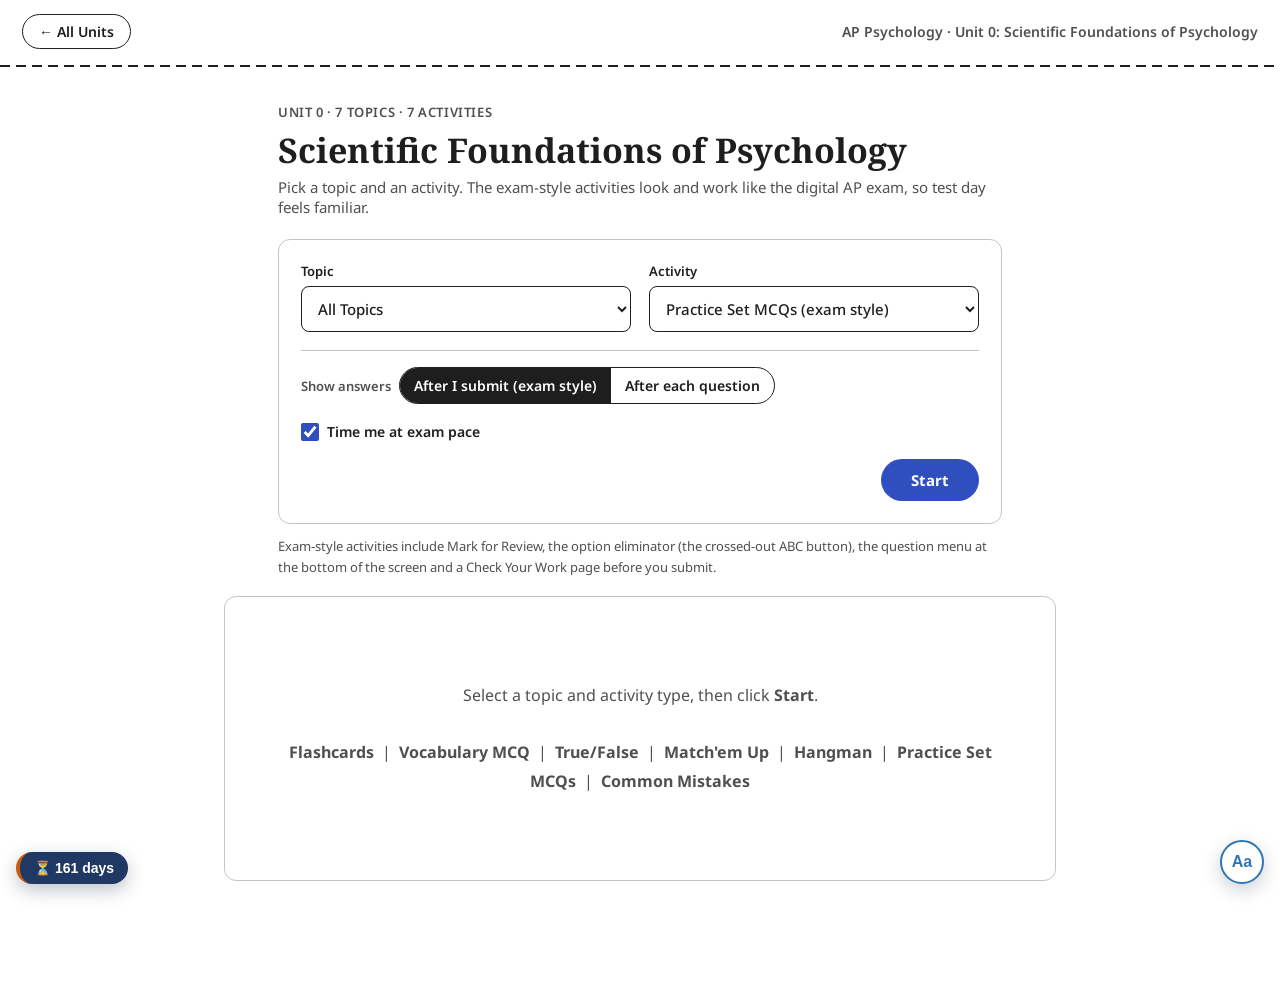
<file: unit0_revision_quiz.html>
<!DOCTYPE html>
<html lang="en">
<head>
<meta charset="UTF-8">
<meta name="viewport" content="width=device-width, initial-scale=1.0">
<title>Unit 0: Scientific Foundations of Psychology | AP Psychology Revision</title>
<link rel="preconnect" href="https://fonts.googleapis.com">
<link rel="preconnect" href="https://fonts.gstatic.com" crossorigin>
<link href="https://fonts.googleapis.com/css2?family=Noto+Sans:wght@400;500;600;700&family=Noto+Serif:wght@400;700&display=swap" rel="stylesheet">
<style>
*,*::before,*::after{box-sizing:border-box;margin:0;padding:0;}
body{font-family:'Outfit',sans-serif;background:#f0f4fb;color:#1a2744;min-height:100vh;}

header{background:#1a2744;color:#fff;padding:26px 20px 22px;text-align:center;}
header .eyebrow{font-size:11px;letter-spacing:3px;text-transform:uppercase;color:#7fa8d4;margin-bottom:8px;}
header h1{font-family:'Playfair Display',serif;font-size:26px;color:#fff;line-height:1.3;}
header .subtitle{margin-top:7px;font-size:13px;color:#a8c4e0;}

.controls-bar{background:#fff;border-bottom:2px solid #dde6f4;padding:14px 20px;display:flex;flex-wrap:wrap;gap:10px;justify-content:center;align-items:center;position:sticky;top:0;z-index:100;box-shadow:0 2px 10px rgba(26,39,68,.09);}
.controls-bar select{padding:9px 13px;font-family:'Outfit',sans-serif;font-size:14px;font-weight:500;border:2px solid #c8d8ee;border-radius:8px;background:#f4f6fb;color:#1a2744;cursor:pointer;outline:none;min-width:175px;}
.controls-bar select:focus{border-color:#2E75B6;}
.btn-start{padding:9px 26px;font-family:'Outfit',sans-serif;font-size:14px;font-weight:700;background:#1a2744;color:#fff;border:none;border-radius:8px;cursor:pointer;transition:background .2s;}
.btn-start:hover{background:#2E75B6;}

.main{max-width:860px;margin:28px auto;padding:0 14px 60px;}
#quizArea{background:#fff;border-radius:12px;padding:28px;box-shadow:0 2px 16px rgba(26,39,68,.07);min-height:280px;}
.placeholder-text{text-align:center;padding:56px 20px;color:#7a90b5;font-size:16px;line-height:1.8;}

.progress-row{display:flex;justify-content:space-between;align-items:center;margin-bottom:12px;font-size:13px;font-weight:500;color:#4a6080;}
.progress-bar-track{height:5px;background:#e0e8f4;border-radius:3px;margin-bottom:22px;overflow:hidden;}
.progress-bar-fill{height:100%;background:#2E75B6;border-radius:3px;transition:width .4s ease;}

.question-text{font-size:15px;line-height:1.75;margin-bottom:20px;color:#1a2744;}
.stem-label{display:block;font-size:10px;font-weight:700;letter-spacing:2px;text-transform:uppercase;color:#7fa8d4;margin-bottom:8px;}

.skill-badge{display:inline-block;font-size:10px;font-weight:700;letter-spacing:1px;text-transform:uppercase;padding:3px 10px;border-radius:20px;margin-bottom:13px;}
.skill-1{background:#e8eef8;color:#3a5a8a;}
.skill-2{background:#e3f2fd;color:#1565c0;}
.skill-3{background:#fff3e0;color:#e65100;}
.skill-4{background:#e8f5e9;color:#2e7d32;}

.options-list{display:flex;flex-direction:column;gap:9px;}
.option-btn{display:flex;align-items:flex-start;gap:11px;padding:13px 15px;border:2px solid #d0ddef;border-radius:8px;background:#f8fafd;cursor:pointer;font-family:'Outfit',sans-serif;font-size:14px;line-height:1.5;color:#1a2744;text-align:left;transition:border-color .15s,background .15s;width:100%;}
.option-btn:hover:not(:disabled){border-color:#2E75B6;background:#eaf3fc;}
.option-btn .letter{font-weight:700;min-width:20px;color:#2E75B6;flex-shrink:0;}
.option-btn.correct{border-color:#28a745;background:#d4edda;color:#155724;}
.option-btn.incorrect{border-color:#dc3545;background:#f8d7da;color:#721c24;}
.option-btn.revealed{border-color:#28a745;background:#d4edda;color:#155724;}
.option-btn:disabled{cursor:default;}

.feedback-box{margin-top:16px;padding:13px 16px;border-radius:8px;font-size:14px;font-weight:600;}
.feedback-box.correct{background:#d4edda;color:#155724;}
.feedback-box.incorrect{background:#f8d7da;color:#721c24;}
.feedback-box.neutral{background:#e8f1fa;color:#1a4a7a;}
.btn-next{display:inline-block;margin-top:16px;padding:11px 28px;font-family:'Outfit',sans-serif;font-size:14px;font-weight:700;background:#1a2744;color:#fff;border:none;border-radius:8px;cursor:pointer;transition:background .2s;}
.btn-next:hover{background:#2E75B6;}

.flashcard-wrapper{perspective:1200px;max-width:660px;margin:16px auto;height:240px;cursor:pointer;}
.flashcard-inner{position:relative;width:100%;height:100%;transform-style:preserve-3d;transition:transform .55s ease;}
.flashcard-wrapper.flipped .flashcard-inner{transform:rotateY(180deg);}
.flashcard-face{position:absolute;inset:0;backface-visibility:hidden;border-radius:12px;display:flex;flex-direction:column;align-items:center;justify-content:center;padding:26px 30px;text-align:center;}
.flashcard-front{background:#1a2744;color:#fff;}
.flashcard-front .face-label{font-size:10px;letter-spacing:3px;text-transform:uppercase;color:#7fa8d4;margin-bottom:12px;}
.flashcard-front .face-term{font-size:20px;font-weight:700;line-height:1.35;}
.flashcard-back{background:#eef4fc;border:2px solid #c8d8ee;transform:rotateY(180deg);}
.flashcard-back .face-label{font-size:10px;letter-spacing:3px;text-transform:uppercase;color:#4a6080;margin-bottom:12px;}
.flashcard-back .face-def{font-size:14px;line-height:1.65;color:#1a2744;}
.flashcard-hint{text-align:center;margin-top:10px;font-size:12px;color:#7a90b5;}
.flashcard-nav{display:flex;gap:10px;justify-content:center;margin-top:18px;}
.flashcard-nav button{padding:9px 22px;font-family:'Outfit',sans-serif;font-size:13px;font-weight:600;border:2px solid #1a2744;border-radius:8px;background:#fff;color:#1a2744;cursor:pointer;transition:all .15s;}
.flashcard-nav button:hover{background:#1a2744;color:#fff;}
.flashcard-nav button.self-rate-good{border-color:#28a745;color:#1e7b34;}
.flashcard-nav button.self-rate-good:hover{background:#28a745;color:#fff;}
.flashcard-nav button.self-rate-review{border-color:#dc3545;color:#a72638;}
.flashcard-nav button.self-rate-review:hover{background:#dc3545;color:#fff;}

.match-grid{display:grid;grid-template-columns:1fr 1fr;gap:18px;}
@media(max-width:580px){.match-grid{grid-template-columns:1fr;}}
.match-col-label{font-size:10px;font-weight:700;letter-spacing:2px;text-transform:uppercase;color:#7a90b5;margin-bottom:8px;}
.match-terms,.match-defs{display:flex;flex-direction:column;gap:8px;}
.match-term{padding:11px 13px;background:#1a2744;color:#fff;border-radius:7px;font-size:13px;font-weight:600;cursor:grab;user-select:none;transition:opacity .2s;}
.match-term.dragging{opacity:.35;}
.match-def{padding:11px 13px;background:#f4f6fb;border:2px dashed #b0c4de;border-radius:7px;font-size:12px;min-height:60px;position:relative;transition:border-color .15s,background .15s;}
.match-def.drag-over{border-color:#2E75B6;background:#e3f2fd;border-style:solid;}
.match-def.correct{border-color:#28a745;background:#d4edda;border-style:solid;}
.match-def.incorrect{border-color:#dc3545;background:#f8d7da;border-style:solid;}
.match-dropped{display:block;font-weight:700;font-size:12px;color:#1a2744;background:#c8d8ee;border-radius:4px;padding:2px 7px;margin-bottom:4px;}
.match-check-btn{display:block;margin:18px auto 0;padding:11px 30px;font-family:'Outfit',sans-serif;font-size:14px;font-weight:700;background:#2E75B6;color:#fff;border:none;border-radius:8px;cursor:pointer;}
.match-check-btn:hover{background:#1a5a9a;}

.hangman-container{display:flex;flex-direction:column;align-items:center;}
.hangman-svg{width:180px;height:200px;}
.hangman-hint{background:#e8f1fa;border-left:4px solid #2E75B6;padding:11px 15px;border-radius:0 8px 8px 0;font-size:13px;font-style:italic;color:#2a4a70;margin-bottom:18px;max-width:520px;width:100%;}
.word-display{font-size:1.7rem;letter-spacing:6px;font-family:'Courier New',monospace;font-weight:700;margin:14px 0;word-break:break-all;text-align:center;}
.keyboard{display:flex;flex-wrap:wrap;gap:5px;justify-content:center;max-width:440px;margin-top:14px;}
.key{width:35px;height:35px;display:flex;align-items:center;justify-content:center;font-size:13px;font-weight:700;font-family:'Outfit',sans-serif;background:#1a2744;color:#fff;border:none;border-radius:5px;cursor:pointer;transition:background .15s;}
.key:hover:not(:disabled){background:#2E75B6;}
.key:disabled{opacity:.45;cursor:default;}
.key.correct-guess{background:#28a745;}
.key.wrong-guess{background:#dc3545;}

.score-screen{text-align:center;padding:36px 20px;}
.score-screen .big-score{font-family:'Playfair Display',serif;font-size:60px;font-weight:700;color:#1a2744;line-height:1;margin-bottom:8px;}
.score-screen .score-label{font-size:17px;color:#4a6080;margin-bottom:22px;}
.score-screen .score-message{font-size:20px;font-weight:700;margin-bottom:6px;color:#1a2744;}
.btn-restart{display:inline-block;margin-top:20px;padding:11px 32px;font-family:'Outfit',sans-serif;font-size:14px;font-weight:700;background:#1a2744;color:#fff;border:none;border-radius:8px;cursor:pointer;}
.btn-restart:hover{background:#2E75B6;}
.btn-print{background:#2E75B6;margin-left:10px;}
.btn-print:hover{background:#1a5a9a;}

/* Common Mistakes mode */
.mistake-topic-header{font-size:11px;font-weight:700;letter-spacing:2px;text-transform:uppercase;color:#7a90b5;margin:22px 0 10px;}
.mistake-topic-header:first-child{margin-top:0;}
.mistake-item{background:#fff3e0;border-left:4px solid #e65100;padding:12px 15px;border-radius:0 8px 8px 0;font-size:14px;line-height:1.65;margin-bottom:12px;color:#5a3a00;}

/* Session review block */
.review-block{text-align:left;background:#f8fafd;border:2px solid #d0ddef;border-radius:10px;padding:16px 18px;margin:22px 0;max-height:320px;overflow-y:auto;}
.review-header{font-size:12px;font-weight:700;letter-spacing:1px;text-transform:uppercase;color:#4a6080;margin-bottom:10px;}
.review-item{font-size:13px;line-height:1.6;padding:8px 0;border-bottom:1px solid #e0e8f4;}
.review-item:last-child{border-bottom:none;}
.review-item strong{color:#1a2744;}
.review-correct{color:#155724;display:block;margin-top:2px;}

@media(max-width:480px){
  header h1{font-size:20px;}
  #quizArea{padding:16px;}
  .word-display{font-size:1.2rem;letter-spacing:3px;}
  .key{width:28px;height:28px;font-size:11px;}
  .controls-bar select{min-width:140px;font-size:13px;}
}
</style>
<style>
.topbar{background:#1a2744;padding:10px 16px;text-align:left;}
.back-btn{display:inline-block;font-family:'Outfit',Arial,sans-serif;font-size:13px;font-weight:600;color:#fff;text-decoration:none;padding:7px 14px;border:1.5px solid #7fa8d4;border-radius:20px;background:rgba(255,255,255,.08);}
.back-btn:hover{background:#2E75B6;border-color:#2E75B6;}
.topbar.light{background:#fff;border-bottom:1px solid #ccc;}
.topbar.light .back-btn{color:#1a2744;border-color:#1a2744;background:#f4f6fb;}
.topbar.light .back-btn:hover{background:#1a2744;color:#fff;}
</style>
<link rel="stylesheet" href="exam.css">
<link rel="stylesheet" href="dark.css">
<script src="settings.js" data-dark></script>
</head>
<body>
<nav class="bb-top"><a class="bb-back" href="index.html">&larr; All Units</a><span class="bb-crumb">AP Psychology &middot; Unit 0: Scientific Foundations of Psychology</span></nav>
<div class="bb-dash"></div>
<section class="bb-start">
  <div class="bb-eyebrow">Unit 0 &middot; 7 topics &middot; 7 activities</div>
  <h1>Scientific Foundations of Psychology</h1>
  <p class="bb-sub">Pick a topic and an activity. The exam-style activities look and work like the digital AP exam, so test day feels familiar.</p>
  <div class="bb-panel">
    <div class="bb-field"><label for="topicSelect">Topic</label>
  <select id="topicSelect">
    <option value="all">All Topics</option>
    <option value="0.1">0.1 - History and Perspectives</option>
    <option value="0.2">0.2 - Scientific Method and Critical Thinking</option>
    <option value="0.3">0.3 - Research Methods</option>
    <option value="0.4">0.4 - Experimental Design</option>
    <option value="0.5">0.5 - Sampling</option>
    <option value="0.6">0.6 - Statistics</option>
    <option value="0.7">0.7 - Ethics</option>
  </select>
    </div>
    <div class="bb-field"><label for="modeSelect">Activity</label>
  <select id="modeSelect">
    <option value="practice" selected>Practice Set MCQs (exam style)</option>
    <option value="flash">Flashcards</option>
    <option value="mcq">Vocabulary MCQ (exam style)</option>
    <option value="tf">True / False (exam style)</option>
    <option value="match">Match'em Up</option>
    <option value="hangman">Hangman</option>
    <option value="mistakes">Common Mistakes</option>
  </select>
    </div>
    <div class="bb-opts">
      <div><span class="bb-optlabel">Show answers</span><span class="bb-seg">
        <input type="radio" name="bbFeedback" id="fbEnd" value="end" checked><label for="fbEnd">After I submit (exam style)</label>
        <input type="radio" name="bbFeedback" id="fbEach" value="each"><label for="fbEach">After each question</label></span></div>
      <label class="bb-check"><input type="checkbox" id="bbPace" checked> Time me at exam pace</label>
    </div>
    <div class="bb-actions"><button class="btn-start" id="startBtn">Start</button></div>
  </div>
  <p class="bb-note">Exam-style activities include Mark for Review, the option eliminator (the crossed-out ABC button), the question menu at the bottom of the screen and a Check Your Work page before you submit.</p>
</section>
<div class="main">
  <div id="quizArea">
    <div class="placeholder-text">
      Select a topic and activity type, then click <strong>Start</strong>.<br><br>
      <strong>Flashcards</strong> &nbsp;|&nbsp; <strong>Vocabulary MCQ</strong> &nbsp;|&nbsp; <strong>True/False</strong> &nbsp;|&nbsp; <strong>Match'em Up</strong> &nbsp;|&nbsp; <strong>Hangman</strong> &nbsp;|&nbsp; <strong>Practice Set MCQs</strong> &nbsp;|&nbsp; <strong>Common Mistakes</strong>
    </div>
  </div>
</div>

<script>
// ==============================================================
// TERMS DATABASE
// ==============================================================
const termsDB = {
  "0.1": [
    {term:"Psychology",def:"The scientific study of behaviour and mental processes. Note: not just therapy or advice. Psychology is an empirical science."},
    {term:"Empiricism",def:"The philosophical principle that knowledge comes from observation and experience, not from authority or intuition. The foundation of the scientific method in psychology."},
    {term:"Structuralism",def:"An early school of psychology led by Wilhelm Wundt and Edward Titchener. Goal: break down conscious experience into its basic elements (sensations, feelings, images) using introspection."},
    {term:"Introspection",def:"The method of self-examination used by structuralists: trained observers report on their immediate conscious experience. Limitation: subjective and difficult to replicate."},
    {term:"Functionalism",def:"An early school led by William James, influenced by Darwin. Goal: understand how mental processes and behaviours help people adapt and survive. Legacy: applied psychology, educational psychology."},
    {term:"Psychodynamic Perspective",def:"Traces back to Freud. Proposes that behaviour is driven by unconscious motives, unresolved conflicts, and early childhood experiences. Method: free association and dream analysis."},
    {term:"Behaviourism",def:"School founded by Watson and Skinner. Focuses exclusively on observable, measurable behaviour. Rejects internal mental states. All behaviour is learned through conditioning."},
    {term:"Humanistic Perspective",def:"Led by Maslow and Rogers. Emphasises human potential, free will, and self-actualisation. Rejects the determinism of behaviourism and psychoanalysis."},
    {term:"Cognitive Perspective",def:"Focuses on mental processes: how people perceive, think, remember, and solve problems. Compares the mind to an information-processing system. Key figures: Piaget, Beck, Miller."},
    {term:"Biological / Neuroscience Perspective",def:"Explains behaviour through brain structure, neural chemistry, genetics, and physiology. Methods include brain imaging, lesion studies, and twin studies."},
    {term:"Evolutionary Perspective",def:"Applies Darwin's natural selection to explain psychological traits. Asks: how did this behaviour help our ancestors survive and reproduce? Key figure: David Buss."},
    {term:"Sociocultural Perspective",def:"Explains behaviour through the influence of culture, social context, and social norms. Development and cognition are shaped by the social world. Key figures: Vygotsky, Markus."},
    {term:"Biopsychosocial Model",def:"An integrative framework proposing that behaviour and mental health are best understood as the product of interacting biological, psychological, and social-cultural factors."},
    {term:"Self-Actualisation",def:"The humanistic concept of reaching one's full potential. The highest level of Maslow's hierarchy of needs, achieved after lower-order needs are met."},
    {term:"Natural Selection",def:"Darwin's principle that traits benefiting survival and reproduction are passed on across generations, while less adaptive traits are eliminated from the gene pool over time."}
  ],
  "0.2": [
    {term:"Scientific Method",def:"A cycle of systematic inquiry: (1) observe and question, (2) form a hypothesis, (3) test the hypothesis, (4) analyse results, (5) draw conclusions, (6) replicate and report."},
    {term:"Theory",def:"An integrated set of principles that organises observations and generates testable predictions. A theory is NOT a guess. It is a well-supported explanatory framework."},
    {term:"Hypothesis",def:"A specific, testable prediction derived from a theory. States what the researcher expects to find. A good hypothesis is falsifiable."},
    {term:"Falsifiability",def:"The requirement that a hypothesis can, in principle, be proven wrong by evidence. If no possible evidence could disprove a claim, it is unscientific."},
    {term:"Operational Definition",def:"A precise, measurable specification of how a variable will be defined and measured in a specific study. Allows for replication and consistency across studies."},
    {term:"Replication",def:"Repeating a study to test whether its findings can be reproduced across different participants or contexts. Essential for establishing reliability and scientific confidence."},
    {term:"Peer Review",def:"Evaluation of research by qualified experts before publication. The primary quality-control mechanism in science, filtering out methodologically flawed studies."},
    {term:"Confirmation Bias",def:"The tendency to seek, interpret, favour, and remember information that confirms pre-existing beliefs or hypotheses. One of the most common threats to objective reasoning."},
    {term:"Hindsight Bias",def:"The tendency to believe, after learning an outcome, that one would have predicted it in advance. The 'I knew it all along' phenomenon."},
    {term:"Overconfidence",def:"The tendency to be more confident in the accuracy of one's judgments or knowledge than the available evidence actually justifies."}
  ],
  "0.3": [
    {term:"Experiment",def:"A research method that manipulates at least one independent variable to observe its effect on a dependent variable. The only method that allows causal conclusions."},
    {term:"Correlational Study",def:"A research method that measures two or more variables to assess the statistical relationship between them. Cannot establish causation. Identifies direction and strength of relationships."},
    {term:"Case Study",def:"An in-depth examination of one individual or a small group. Provides rich detail but findings may not generalise. Useful for studying rare phenomena."},
    {term:"Naturalistic Observation",def:"Observing behaviour in its natural setting without manipulation or intervention. High ecological validity but no control over variables. Cannot explain why behaviour occurs."},
    {term:"Survey",def:"A self-report research method using questionnaires or interviews to collect data from a large sample. Efficient but susceptible to social desirability bias and wording effects."},
    {term:"Meta-Analysis",def:"A statistical technique that combines data from multiple studies on the same topic to produce a more reliable overall estimate of an effect. More powerful than a single study."},
    {term:"Structured Interview",def:"A research method where every participant is asked exactly the same set of questions in the same order. Ensures consistency and allows direct comparison across participants."},
    {term:"Qualitative Research",def:"Research that collects non-numerical data: descriptions, observations, themes, and narratives. Used when depth of understanding matters more than statistical comparison."},
    {term:"Quantitative Research",def:"Research that uses numerical data and statistical techniques to reach conclusions. Allows for comparison, generalisation, and statistical testing of hypotheses."},
    {term:"Directionality Problem",def:"When two variables are correlated, it is unclear which variable is the cause and which is the effect. This limits causal conclusions from correlational research."},
    {term:"Third Variable Problem",def:"A correlation between two variables (A and B) may be caused by a separate, unmeasured variable (C) influencing both. This is why correlation does not equal causation."},
    {term:"Illusory Correlation",def:"Perceiving a relationship between variables when no real statistical relationship exists. Often driven by confirmation bias or memorable coincidences."}
  ],
  "0.4": [
    {term:"Independent Variable (IV)",def:"The variable deliberately manipulated by the researcher. The presumed cause in an experiment. It is what is changed between groups."},
    {term:"Dependent Variable (DV)",def:"The variable measured by the researcher to detect the effect of the IV. The presumed effect or outcome in an experiment."},
    {term:"Confounding Variable",def:"An uncontrolled variable that could influence the DV and threaten the validity of the experiment by providing an alternative explanation for results."},
    {term:"Random Assignment",def:"Assigning participants to experimental conditions entirely by chance. Distributes individual differences across groups and is what allows causal conclusions in an experiment."},
    {term:"Experimental Group",def:"The group that receives the treatment or active version of the IV. Their results are compared to the control group."},
    {term:"Control Group",def:"The group that does not receive the treatment. Provides the baseline against which the experimental group's results are compared."},
    {term:"Placebo",def:"An inert, inactive treatment that appears identical to the real treatment. Used to control for the effect of participants' expectations on outcomes."},
    {term:"Placebo Effect",def:"Improvement in outcome resulting from the expectation of improvement rather than from the treatment itself. A threat to internal validity in drug and intervention studies."},
    {term:"Single-Blind Procedure",def:"Participants do not know which condition they are in (treatment or control). Reduces demand characteristics and participant expectation effects."},
    {term:"Double-Blind Procedure",def:"Neither the participants nor the researchers administering the study know who is in the treatment or control condition. Controls for both participant and experimenter expectation effects."},
    {term:"Experimenter Bias",def:"The researcher's expectations unconsciously influence how they conduct the study or interpret results. Controlled by using a double-blind procedure."},
    {term:"Validity",def:"The extent to which a study or measurement actually measures what it claims to measure. Internal validity: did the IV cause the DV? External validity: can findings generalise?"}
  ],
  "0.5": [
    {term:"Population",def:"The entire group of individuals that a researcher aims to draw conclusions about. Rarely studied in full; a representative sample is studied instead."},
    {term:"Sample",def:"A subset of the population selected for study. The goal is for the sample to accurately represent the population so that findings can be generalised."},
    {term:"Representative Sample",def:"A sample whose characteristics proportionally reflect those of the target population. Required for valid generalisation of findings."},
    {term:"Random Sampling",def:"Every member of the population has an equal chance of being selected. The gold standard for obtaining a representative sample; enables generalisation."},
    {term:"Convenience Sampling",def:"Selecting participants based on easy access rather than random selection. Efficient but risks producing a non-representative sample and limiting generalisability."},
    {term:"Sampling Bias",def:"A systematic error in which the sample does not proportionally represent the target population, distorting findings and limiting generalisability."},
    {term:"Volunteer Bias",def:"The systematic difference between people who choose to participate in research and those who do not. Volunteers may be more motivated, curious, or prosocial than the general population."},
    {term:"Generalisability",def:"The extent to which findings from a specific sample can be applied to the broader population. Depends on sample size, diversity, and how participants were selected."},
    {term:"Representation of Participants",def:"The degree to which a sample reflects the diversity of the target population across relevant characteristics such as age, background, and experience."}
  ],
  "0.6": [
    {term:"Mean",def:"The arithmetic average of a set of scores. Calculated by summing all values and dividing by the number of scores. Sensitive to extreme outliers."},
    {term:"Median",def:"The middle value in an ordered set of scores. Not sensitive to extreme outliers. Preferred measure of central tendency for skewed distributions."},
    {term:"Mode",def:"The most frequently occurring value in a dataset. A distribution can have more than one mode (bimodal) or no mode."},
    {term:"Range",def:"The difference between the highest and lowest scores in a dataset. A basic, crude measure of data spread that is sensitive to extreme outliers."},
    {term:"Standard Deviation (SD)",def:"The average distance of scores from the mean. The most informative measure of data spread. A small SD = scores clustered tightly; a large SD = scores widely spread."},
    {term:"Normal Curve",def:"A symmetrical, bell-shaped distribution in which most scores cluster around the mean. The mean, median, and mode are all equal in a perfectly normal distribution."},
    {term:"Positive Skew",def:"A distribution with a long tail on the right, where most scores cluster on the low end. The mean is pulled higher than the median by the extreme high scores."},
    {term:"Negative Skew",def:"A distribution with a long tail on the left, where most scores cluster on the high end. The mean is pulled lower than the median by the extreme low scores."},
    {term:"Bimodal Distribution",def:"A distribution with two distinct peaks, indicating the presence of two separate groups or clusters within the data."},
    {term:"Regression Toward the Mean",def:"Extreme scores tend to move closer to the average upon re-measurement. A key reason why dramatic improvements (or declines) are often not as large the second time."},
    {term:"Percentile Rank",def:"The percentage of scores in a distribution that fall at or below a given score. Example: scoring in the 75th percentile means 75% of scores were at or below yours."},
    {term:"Scatterplot",def:"A graph in which each dot represents one participant's scores on two variables. Used to visualise the direction and strength of a correlation."},
    {term:"Correlation Coefficient (r)",def:"A statistical measure ranging from -1.0 to +1.0. Indicates both the direction (positive or negative) and strength (closer to 1.0 = stronger) of a relationship between two variables."},
    {term:"Positive Correlation",def:"A relationship in which both variables increase or decrease together. The correlation coefficient (r) is positive. Example: hours studying and exam scores."},
    {term:"Negative Correlation",def:"A relationship in which one variable increases as the other decreases. The correlation coefficient (r) is negative. Example: hours of sleep and number of errors."},
    {term:"Statistical Significance",def:"The finding that an observed result is unlikely to have occurred by chance alone. Conventionally, results are significant when p < 0.05 (less than a 5% probability of chance)."},
    {term:"p-value",def:"The probability that an observed result occurred by chance alone. A p-value of 0.03 means there is only a 3% chance the result is due to chance. Lower = more significant."},
    {term:"Effect Size",def:"A measure of the practical magnitude or strength of a relationship or difference. Independent of sample size. A result can be statistically significant but have a small, trivial effect size."}
  ],
  "0.7": [
    {term:"Institutional Review Board (IRB)",def:"A committee of experts that reviews research proposals BEFORE data collection begins. Ensures ethical standards are met: risks are minimised, consent is obtained, and vulnerable populations are protected."},
    {term:"Informed Consent",def:"Participants must be fully informed about the study's nature, purpose, potential risks, and their right to withdraw at any time before agreeing to participate."},
    {term:"Informed Assent",def:"Agreement to participate obtained from individuals (such as minors) who cannot give full legal informed consent. Parental or guardian consent is also required alongside assent."},
    {term:"Confidentiality",def:"Participant data must be kept private. Identifiable information must not be disclosed without explicit permission. Stronger protection is anonymity, where no identifying information is collected at all."},
    {term:"Anonymity",def:"Participants' identities are not linked to their data in any form. A stronger ethical protection than confidentiality because no identifying information is ever recorded."},
    {term:"Protection from Harm",def:"The ethical requirement to minimise physical and psychological risks to participants. Any harm that occurs during a study must be identified and addressed by the researcher."},
    {term:"Deception",def:"Misleading participants about the true purpose or nature of a study. Permitted only when no other method is available, risks are low, and participants are fully debriefed afterward."},
    {term:"Debriefing",def:"Full explanation of the study's true purpose provided to participants after data collection. Mandatory when deception was used. Allows participants to ask questions and withdraw their data."},
    {term:"Research Ethics",def:"The moral principles guiding psychologists in research and practice, ensuring participant welfare, scientific integrity, and honest reporting. Overseen by professional bodies such as the APA."}
  ]
};

// ==============================================================
// COMMON MISTAKES DATABASE
// ==============================================================
const mistakesDB = {
  "0.1": [
    "Students often think the perspectives compete and only one can be right for a given behaviour. Actually most psychologists apply several perspectives together, as in the biopsychosocial model.",
    "Students often confuse structuralism with functionalism. Actually structuralism asks what the elements of the mind are, while functionalism asks why those processes exist and how they help someone adapt.",
    "Students often think the psychodynamic perspective is just Freud. Actually it is broader than Freud alone, and it remains one lens among several rather than a settled fact.",
    "Students often assume an evolutionary explanation means a behaviour is fixed and unchangeable. Actually evolutionary psychology explains predispositions, not fixed rules, and environment still shapes how a trait is expressed.",
    "Students often think introspection and empiricism are opposites. Actually introspection was an early empirical method. It simply turned out to be too subjective to be reliable."
  ],
  "0.2": [
    "Students often think a theory means an unproven guess. Actually in science a theory is a well-supported explanatory framework built from repeated testing, much stronger than a guess.",
    "Students often confuse hypothesis with theory. Actually a hypothesis is one specific testable prediction, while a theory is the broader framework that generates many hypotheses.",
    "Students often think hindsight bias means someone deliberately lied about predicting an outcome. Actually it usually happens without the person realising it, since memory reconstructs itself after learning the result.",
    "Students often think peer review guarantees a study is true. Actually peer review filters out major flaws before publication, but findings can still fail to replicate later.",
    "Students often think falsifiability means a claim has already been proven false. Actually it means a claim could in principle be tested and shown false, which is what makes it scientific in the first place."
  ],
  "0.3": [
    "Students often think a strong correlation proves causation. Actually correlation only shows that a relationship exists, not which variable, if either, is causing the other.",
    "Students often confuse case studies with experiments. Actually a case study describes one person or a small group in depth and cannot establish cause and effect, while only a true experiment can.",
    "Students often think naturalistic observation can explain why a behaviour happens. Actually it only describes what happens in a natural setting, since nothing is manipulated.",
    "Students often mix up the third variable problem and the directionality problem. Actually directionality asks which of two measured variables came first, while a third variable problem points to a separate, unmeasured cause behind both.",
    "Students often think illusory correlations only happen to careless researchers. Actually anyone is prone to them, since the brain naturally overweights memorable or surprising coincidences."
  ],
  "0.4": [
    "Students often mix up the independent and dependent variable. Actually the independent variable is what the researcher manipulates, and the dependent variable is what gets measured as a result.",
    "Students often think random assignment and random sampling are the same thing. Actually random sampling is about how participants are selected from a population, while random assignment is about how those participants are placed into groups.",
    "Students often think a placebo is the same as doing nothing. Actually a placebo is an inactive treatment that looks identical to the real one, designed specifically to control for the power of expectation.",
    "Students often confuse single-blind and double-blind procedures. Actually single-blind hides group assignment from participants only, while double-blind hides it from participants and the researchers collecting data.",
    "Students often think a confounding variable is the same as the independent variable. Actually a confound is an uncontrolled factor that could explain the results instead of the IV, which is exactly what good design tries to rule out."
  ],
  "0.5": [
    "Students often think a large sample automatically means a representative sample. Actually a large but poorly selected sample, such as one gathered by convenience, can still be badly biased.",
    "Students often confuse sampling bias with volunteer bias. Actually volunteer bias is one specific cause of sampling bias, where the people who choose to participate differ systematically from those who do not.",
    "Students often think random sampling and convenience sampling both allow strong generalisation. Actually only random sampling gives every member of the population an equal chance of selection, which is what generalisation depends on.",
    "Students often think a sample cannot be biased if it comes from a real population list. Actually if the list itself excludes certain groups, or response rates differ by group, bias can still creep in."
  ],
  "0.6": [
    "Students often think a low p-value means the effect is large or important. Actually the p-value only reflects how unlikely a result is due to chance, while effect size is what tells you how large or meaningful it actually is.",
    "Students often think the mean is always the best measure of central tendency. Actually the median resists outliers and skewed distributions better, so it is often the stronger summary in those cases.",
    "Students often confuse positive skew with a distribution that has mostly high scores. Actually positive skew means the tail points toward higher values while most scores actually cluster low.",
    "Students often think a correlation of -0.85 is weaker than +0.85 because it is negative. Actually strength depends on how close the number is to 1 or -1, so -0.85 and +0.85 are equally strong, just opposite in direction.",
    "Students often think regression toward the mean signals a flaw in the research design. Actually it is a natural statistical pattern where extreme scores tend to become less extreme on retesting, regardless of any intervention."
  ],
  "0.7": [
    "Students often think debriefing and informed consent happen at the same point in a study. Actually informed consent happens before participation begins, while debriefing happens afterward, especially when deception was used.",
    "Students often think anonymity and confidentiality mean the same thing. Actually confidentiality means identifying information is collected but kept private, while anonymity means no identifying information is ever collected at all.",
    "Students often think deception is never allowed in psychological research. Actually it can be permitted under strict conditions, including minimal risk and mandatory debriefing afterward.",
    "Students often think the IRB reviews a study after it is finished. Actually the IRB reviews and approves the proposal before any data collection begins.",
    "Students often think a minor's own assent is enough on its own. Actually research with minors requires both their assent and separate informed consent from a parent or guardian."
  ]
};

// ==============================================================
// PRACTICE SET DATABASE  -- 39 questions across 7 sections
// ==============================================================
const practiceDB = {
  "0.1": [
    {q:"A psychologist investigates how activity in the prefrontal cortex and dopamine levels are associated with impulsive decision-making in adolescents. This researcher is working within which psychological perspective?",opts:["Humanistic - focuses on free will and the drive toward self-actualisation","Sociocultural - examines how cultural norms and group membership shape decision-making","Biological / Neuroscience - explains behaviour through brain structure, neural chemistry, and genetics","Cognitive - focuses on mental processes such as thinking, memory, and problem-solving"],answer:2,skill:"Skill 1"},
    {q:"A therapist tells her client: 'Your difficulty maintaining relationships in adulthood may be rooted in unresolved conflicts from early childhood attachment experiences.' Which psychological perspective is most consistent with this statement?",opts:["Behavioural - focuses on observable, learned patterns of behaviour reinforced over time","Humanistic - emphasises self-actualisation and the individual's inherent drive toward growth","Cognitive - focuses on information processing, rational thought patterns, and memory schemas","Psychodynamic - emphasises unconscious motives and the lasting influence of early experience"],answer:3,skill:"Skill 1"},
    {q:"Wilhelm Wundt's laboratory used introspection as its primary research method. Which of the following represents the most significant limitation of introspection as a scientific tool?",opts:["It cannot study mental processes because consciousness is entirely inaccessible to outside observers","It is subjective and relies on self-report, making results difficult to verify or reliably replicate","It only measures overt behaviour and therefore cannot access the conscious experience Wundt sought to study","It requires participants to have prior training in neuroscience before they can accurately self-report"],answer:1,skill:"Skill 2"},
    {q:"A researcher argues that humans across cultures tend to prefer certain facial features because those features historically signalled health and reproductive fitness. Which psychological perspective does this argument most directly reflect?",opts:["Sociocultural - cultural norms determine standards of attractiveness differently across societies","Behavioural - attraction to certain features is learned through repeated reinforcement and exposure","Evolutionary - behaviour and preferences are explained by natural selection and adaptive advantage","Cognitive - attraction is based on mental schemas developed through repeated perceptual experience"],answer:2,skill:"Skill 1"},
    {q:"A clinical psychologist argues that a patient's anxiety disorder must be understood simultaneously as the product of an overactive amygdala, maladaptive thought patterns, and chronic stress from family conflict. Which framework best describes this position?",opts:["Structuralism - decomposing the experience of anxiety into its most basic sensory and perceptual elements","Biopsychosocial Model - integrating biological, psychological, and social-cultural factors in a unified framework","Behaviourism - focusing exclusively on observable anxiety symptoms and the conditions that reinforce them","Functionalism - examining how anxiety functions to help the individual adapt to environmental demands"],answer:1,skill:"Skill 1"}
  ],
  "0.2": [
    {q:"A science journalist writes: 'Scientists have a theory that chronic stress damages the immune system - but it's just a theory, so we shouldn't place too much weight on it.' Which of the following best explains why this characterisation of a scientific theory is incorrect?",opts:["A scientific theory is identical to a hypothesis; both refer to untested predictions awaiting evidence","A scientific theory is a broad, well-supported explanatory framework built on extensive evidence - not an unverified guess","Theories in psychology are considered proven facts once published and accepted in the peer-reviewed literature","The journalist is correct; theories must be upgraded to scientific laws before they are accepted as reliable"],answer:1,skill:"Skill 1"},
    {q:"A researcher wants to measure 'academic stress' in university students. She decides to operationalise it as 'the number of self-reported hours of sleep lost per week due to academic obligations.' This step in the research process is best described as:",opts:["Forming a hypothesis - a testable prediction about the relationship between academic demands and wellbeing","Establishing an operational definition - specifying precisely how the variable will be measured and recorded","Conducting a literature review to identify what prior studies have concluded about student stress responses","Designing a control condition to eliminate the influence of non-academic stress on results"],answer:1,skill:"Skill 2"},
    {q:"After a study reports that students who listen to classical music score higher on cognitive tests, a critic argues: 'How do we know this would happen again with a different group of students?' The critic is most directly challenging which scientific principle?",opts:["Falsifiability - whether the hypothesis about music and cognition could in principle be disproven","Operational definition - whether cognitive performance was precisely and consistently defined","Replication - whether the findings can be reproduced across different participants and contexts","Peer review - whether the study was evaluated by qualified experts before being published"],answer:2,skill:"Skill 2"},
    {q:"After learning that a student she tutored passed a difficult exam, a tutor says: 'I always knew she had what it takes - the signs were there from the very beginning.' This statement best illustrates:",opts:["Overconfidence - the tutor overestimates her ability to accurately predict student outcomes in advance","Confirmation bias - the tutor is selectively recalling only evidence that supports her positive view","Hindsight bias - the tutor is reinterpreting past events as more predictable than they actually were at the time","The placebo effect - the tutor's positive expectations directly influenced the student's exam performance"],answer:2,skill:"Skill 1"},
    {q:"A researcher concludes that a new therapy reduces depression after testing it on 10 patients and observing that 8 showed improvement. He states: 'I am virtually certain this therapy is effective for all adults with depression.' Which cognitive bias best describes his conclusion?",opts:["Hindsight bias - the researcher is interpreting the outcome as predictable after seeing the results","Confirmation bias - the researcher only tested patients he already believed would respond well","Overconfidence - the researcher is more certain than the sample size and evidence actually justify","Illusory correlation - the researcher is perceiving a pattern between therapy and improvement where none exists"],answer:2,skill:"Skill 2"}
  ],
  "0.3": [
    {q:"A psychologist randomly assigns 80 participants to one of two groups: Group A uses a mindfulness app daily for 8 weeks; Group B receives no intervention. Both groups complete an anxiety measure at the end of the study. Which research method is this, and what does it allow the researcher to conclude?",opts:["Correlational study - the researcher can identify whether app use and anxiety are statistically related","Naturalistic observation - the researcher can observe anxiety in an undisturbed, ecologically valid setting","Experiment - the researcher can draw causal conclusions about the effect of the mindfulness app on anxiety","Meta-analysis - the researcher is combining multiple existing studies on mindfulness and anxiety reduction"],answer:2,skill:"Skill 2"},
    {q:"A researcher examines data from 400 adults and finds that individuals who report higher levels of daily exercise also report higher life satisfaction scores. No variables were manipulated. Which method is this, and what conclusion is justified?",opts:["Experiment - causation can be concluded because both variables were measured with objective instruments","Correlational study - a relationship can be identified, but causation cannot be established from this design","Case study - generalisations are valid because the sample size of 400 is sufficiently large","Naturalistic observation - behaviour was recorded in its natural context without any form of intervention"],answer:1,skill:"Skill 2"},
    {q:"A researcher spends two years conducting weekly in-depth interviews with one individual who survived a severe traumatic brain injury, documenting how their personality and memory changed over time. Which research method is this, and what is its primary limitation?",opts:["Naturalistic observation - limited because the researcher intervened by conducting direct interviews","Survey - limited because self-report data from this individual is subject to social desirability bias","Case study - limited because findings from one individual may not generalise to other brain injury survivors","Correlational study - limited because no statistical relationship between specific variables is established"],answer:2,skill:"Skill 2"},
    {q:"A team of researchers combines data from 52 independent studies that each examined the relationship between social media use and self-esteem in adolescents. They use statistical methods to produce a single overall estimate of the effect across all studies. Which research method is this?",opts:["Naturalistic observation - researchers are pooling observations of adolescents' natural social media behaviour","Survey - researchers are aggregating self-report questionnaire data from each of the 52 studies","Longitudinal study - researchers are tracking the development of the same participants over many years","Meta-analysis - researchers are statistically combining multiple independent studies to estimate an overall effect"],answer:3,skill:"Skill 2"},
    {q:"A researcher finds a strong positive correlation (r = +0.74) between the number of hours children watch educational television and their vocabulary test scores. A parent concludes: 'We should make our child watch more educational TV because it will definitely improve her vocabulary.' Which of the following best identifies the problem with this conclusion?",opts:["The directionality problem only - it is unclear whether TV watching increases vocabulary or whether children with higher vocabulary are simply more drawn to educational TV","The third variable problem only - a hidden variable such as parental engagement with learning may be causing both higher TV exposure and better vocabulary scores","Both the directionality problem and the third variable problem apply - correlation alone is insufficient to establish a causal relationship between TV watching and vocabulary","Neither applies - a correlation coefficient of +0.74 is strong enough to conclude that educational TV causes vocabulary improvement"],answer:2,skill:"Skill 2"},
    {q:"A psychologist posts recruitment flyers in a shopping mall for a study on memory and daily routines. Respondents are predominantly retired adults over 60. Which sampling problem does this most clearly illustrate, and what is the primary consequence?",opts:["Sampling bias and volunteer bias - the sample is self-selected and unrepresentative of the broader adult population, limiting the generalisability of findings","Experimenter bias - the researcher's expectations about older adults' memory will unconsciously skew the scoring of results","The third variable problem - age is a confounding variable that independently explains differences in memory performance","Random sampling error - the random nature of mall recruitment will always produce an unrepresentative sample by chance"],answer:0,skill:"Skill 2"}
  ],
  "0.4": [
    {q:"A researcher tests whether caffeine improves short-term memory. Group A receives a caffeine pill; Group B receives a placebo pill. Both groups then complete a standardised memory task. What are the independent variable (IV) and dependent variable (DV) in this study?",opts:["IV: participants' memory task scores; DV: the type of pill administered to each group","IV: the type of pill administered (caffeine or placebo); DV: performance on the memory task","IV: participants' habitual daily caffeine intake prior to the study; DV: the type of pill assigned","IV: the memory task itself; DV: whether participants were assigned to Group A or Group B"],answer:1,skill:"Skill 2"},
    {q:"In the caffeine study above, participants' normal daily caffeine intake is not controlled. Some Group B participants already consume large amounts of caffeine and may experience mild withdrawal during the study, which could independently affect their memory performance. This uncontrolled factor is best described as:",opts:["A dependent variable - it is part of what the researcher is measuring as the study outcome","A placebo effect - Group B participants believe the placebo will affect their performance","A confounding variable - it could affect memory performance independently of the IV treatment","Experimenter bias - the researcher's expectations about caffeine are influencing participant performance"],answer:2,skill:"Skill 2"},
    {q:"In a pharmaceutical trial, participants are randomly assigned to a drug or placebo condition by a computer. The nurses administering the pills do not know which condition each participant is in. The researchers scoring outcome data also do not know which participants received the drug. Which procedure does this describe, and what does it control for?",opts:["Single-blind procedure - controls for participant expectation effects and demand characteristics only","Double-blind procedure - controls for both participant expectation effects and experimenter bias simultaneously","Random assignment - controls for pre-existing individual differences between participants across groups","Representative sampling - controls for the generalisability of findings to the broader patient population"],answer:1,skill:"Skill 2"},
    {q:"Participants in a pain relief study are told they are receiving a powerful new painkiller. After taking the pill, 38% report significant reduction in pain - despite the pill containing no active ingredients whatsoever. This best illustrates:",opts:["Experimenter bias - the researcher's optimism about the drug caused participants to report reduced pain","The placebo effect - improvement in outcome resulting from expectation of treatment, not the treatment itself","Confirmation bias - participants are selectively attending to moments when they feel less pain","A confounding variable - pre-existing differences in pain tolerance are explaining the reported improvement"],answer:1,skill:"Skill 1"},
    {q:"After data collection, a researcher reports that participants in the intervention group showed significantly better outcomes. A peer reviewer notes that the researcher who scored participants' outcome data knew which participants were in the treatment group and which were in the control group. Which threat to validity does this most directly raise?",opts:["Social desirability bias - participants answered questions in ways they believed would please the researcher","The placebo effect - participants in the control group expected poor outcomes and performed accordingly","Experimenter bias - the researcher's knowledge of group membership may have unconsciously influenced how outcomes were scored","Volunteer bias - participants who agreed to have their outcomes scored differed systematically from those who declined"],answer:2,skill:"Skill 2"},
    {q:"A researcher designs a study where all participants first complete a four-week control phase, then a four-week experimental treatment phase in the same order. A colleague warns that any improvement in the second phase might simply reflect participants becoming more comfortable with the tasks over time, independent of the treatment. Which concept does the colleague's concern most directly illustrate?",opts:["Random assignment - participants were not distributed by chance across the two phases of the study","A confounding variable - time-related practice and familiarity effects could explain improvement without the IV causing any change","The placebo effect - participants in the treatment phase expected to improve and did so as a result","Experimenter bias - the researcher's design reveals a preference for finding significant treatment effects"],answer:1,skill:"Skill 2"}
  ],
  "0.5": [
    {q:"A researcher surveys 2,000 secondary school students selected randomly from national enrollment databases across all regions of a country to study smartphone use and academic performance. Which sampling method is this, and what is its primary advantage?",opts:["Convenience sampling - enrollment databases are readily accessible and reduce recruitment effort","Volunteer sampling - students are already on a list and can therefore be considered self-selected","Random sampling - every student in the population had an equal chance of being selected, enabling generalisation to the national population","Stratified sampling - students were drawn from all regions in equal numbers regardless of regional population size"],answer:2,skill:"Skill 2"},
    {q:"A researcher studying academic stress recruits participants by posting a sign-up sheet outside the university psychology department. The final sample consists entirely of psychology undergraduates. Which two sampling problems does this most clearly illustrate?",opts:["Random sampling error and experimenter bias - the random process produced a skewed result through the researcher's flyer placement","Convenience sampling and volunteer bias - participants were chosen for easy access and self-selected by choosing to sign up","Sampling bias and the placebo effect - the non-representative sample will expect an experimental treatment","The third variable problem and directionality problem - unmeasured variables explain who chose to participate"],answer:1,skill:"Skill 2"},
    {q:"A workplace wellbeing study invites all 600 employees at a company to complete a stress survey via email. Only 120 employees respond. The average reported stress level among respondents is unusually low. Which concept best explains why this finding may not accurately represent stress levels across the whole company?",opts:["The third variable problem - an unmeasured factor is causing both low stress and higher response rates simultaneously","Experimenter bias - the researcher's expectations about employee wellbeing influenced how the survey was designed","Volunteer bias - employees who respond to surveys may be less stressed or more satisfied than those who do not, making the sample unrepresentative","Sampling bias from random sampling - randomly emailing the invitation systematically excluded high-stress employees"],answer:2,skill:"Skill 2"},
    {q:"A research report states: 'Our sample consisted of 800 students from three private universities in a single city. We found that higher parental income was associated with greater academic motivation.' A reviewer argues the findings cannot be applied to all university students globally. The reviewer is raising a concern about:",opts:["Validity - the study is not measuring academic motivation in a way that truly captures the construct","Reliability - the findings would produce different results if the exact study were repeated with the same participants","Generalisability - the specific characteristics of this sample limit how broadly findings can be applied to other populations","The directionality problem - it is unclear whether income drives motivation or whether motivated students come from wealthier families"],answer:2,skill:"Skill 3"},
    {q:"A researcher studies 120 students at a single international school and concludes: 'Teenagers globally prioritise academic achievement over social relationships.' Which is the strongest critique of this conclusion?",opts:["The sample of 120 is too small to conduct any meaningful statistical analysis on the relationship between age and priorities","The sample is not representative of teenagers globally - students at one international school represent a specific, non-random, and culturally narrow subset of the world's teenagers","The study should have used random assignment rather than a convenience sample to rule out confounding variables","A meta-analysis combining data from multiple studies would be required before any conclusions about adolescents can be drawn"],answer:1,skill:"Skill 2"}
  ],
  "0.6": [
    {q:"A researcher records weekly study hours for two student groups:\n- Group A (structured study programme): Mean = 14.2 hrs, SD = 1.3\n- Group B (no programme): Mean = 14.2 hrs, SD = 5.1\nBoth groups have the same mean final exam score. Which conclusion is best supported by the standard deviation data?",opts:["Group A and Group B studied for exactly the same number of hours across the semester","Group A's study hours were more consistent and clustered closely around the mean, while Group B showed much greater variability in how much individuals studied each week","The identical standard deviation confirms that both groups were equally consistent in their study behaviour","Group B's larger SD indicates that students in this group were more likely to procrastinate before exams"],answer:1,skill:"Skill 3"},
    {q:"A researcher measuring test anxiety in 300 students finds a distribution with a long tail on the right. Most students score low to moderate, but a small number score extremely high. What type of distribution is this, and what is the most likely relationship between the mean and median?",opts:["Normal distribution - the mean and median will be approximately equal because scores cluster symmetrically","Negative skew - the mean will be lower than the median because the extreme low scores pull the mean downward","Positive skew - the mean will be higher than the median because the extreme high scores on the right tail pull the mean upward","Bimodal distribution - two separate groups within the sample are producing two distinct peaks in the data"],answer:2,skill:"Skill 3"},
    {q:"A study reports a correlation coefficient of r = -0.71 between average nightly sleep and the number of errors on a cognitive task. Which of the following correctly interprets this finding?",opts:["Getting more sleep causes fewer cognitive errors; the negative sign confirms the causal direction of the relationship","There is a strong negative correlation: as hours of sleep increase, errors on the task tend to decrease - though causation cannot be concluded from correlation alone","The negative sign indicates that sleep has a detrimental effect on cognitive performance and accuracy","A correlation of -0.71 is too weak to support any meaningful conclusion about the sleep-cognition relationship"],answer:1,skill:"Skill 3"},
    {q:"A researcher reports: 'The difference in recall scores between the mindfulness group (M = 79.2) and the control group (M = 75.4) was statistically significant at p = 0.02, but the effect size was d = 0.09.' Which of the following best interprets these findings?",opts:["The effect is both statistically significant and practically important; p = 0.02 confirms the mindfulness intervention produces meaningful gains in real-world recall","The very small effect size (d = 0.09) suggests that while the result is statistically significant, the actual difference may have little practical importance","A p-value of 0.02 means there is only a 2% chance that the mindfulness intervention is genuinely effective","Statistical significance and effect size measure the same thing; both values indicate the intervention had a negligible impact on recall"],answer:1,skill:"Skill 3"},
    {q:"A student receives a score that places her in the 91st percentile on a standardised psychology exam. Which of the following correctly interprets this percentile rank?",opts:["The student answered 91% of exam questions correctly","The student's raw score is 91 points above the national mean for this assessment","91% of test-takers who sat this exam scored at or below this student's score","The student performed 9% below the highest-scoring student in the national sample"],answer:2,skill:"Skill 3"},
    {q:"After a difficult exam, a teacher notices that the five students who scored below 30% scored considerably higher on a follow-up test, with no additional instruction between tests. The teacher attributes this improvement entirely to her detailed written feedback. Which statistical concept best explains why this improvement may have occurred regardless of the feedback?",opts:["Positive skew - the original test distribution was asymmetrical, making low scores appear artificially deflated","Regression toward the mean - extreme scores tend to move closer to the average upon re-measurement, independent of any intervention","The placebo effect - students who received written feedback expected to improve and performed better as a result","Sampling bias - the five lowest-scoring students were not representative of the class's true ability distribution"],answer:1,skill:"Skill 3"}
  ],
  "0.7": [
    {q:"A researcher studying social exclusion tells participants they are completing a teamwork exercise. During the session, participants are falsely told their group members do not want to work with them. After all data are collected, the researcher fully explains the true purpose of the study and the deception used. Which ethical guideline is illustrated by this final step?",opts:["Informed consent - participants are now being informed of the true nature of the study before further participation","Debriefing - participants receive a full explanation of the study's purpose and the deception used after completion","Protection from harm - the researcher is confirming that no lasting emotional harm occurred during the study","Confidentiality - participant responses are being kept private from the other group members in the exercise"],answer:1,skill:"Skill 2"},
    {q:"A researcher studying risk-taking behaviour recruits 15-year-old participants and obtains their written agreement to take part. Which additional ethical requirement must the researcher fulfil specifically because the participants are minors?",opts:["Conducting a double-blind procedure so that experimenter bias does not affect how adolescent data is scored","Obtaining informed assent from the adolescents AND informed consent from their parents or legal guardians","Submitting the study for peer review and publication before collecting any data from the adolescent sample","Ensuring all participants are randomly assigned to conditions to control for age-related confounding variables"],answer:1,skill:"Skill 2"},
    {q:"A researcher publishes a study using data from hospital patients. In the article, she includes participants' full names, diagnosis codes, and hospital ID numbers without their permission. Which ethical principle has she most clearly violated?",opts:["Informed consent - the participants did not agree to take part in the research to begin with","Debriefing - the participants were not informed of the study's findings after the article was published","Confidentiality - identifiable participant information was disclosed publicly without the participants' permission","Protection from harm - the physical safety of participants has been put at risk by the disclosure"],answer:2,skill:"Skill 2"},
    {q:"Before a research study begins, an independent panel of experts reviews the proposal to assess whether the potential benefits justify the risks, whether consent procedures are adequate, and whether vulnerable populations are appropriately protected. This process is conducted by:",opts:["The peer review board - which evaluates scientific quality and methodology after findings are submitted for publication","The Institutional Review Board (IRB) - which reviews research proposals before data collection begins to ensure ethical standards are met","The experimental group participants - who review and approve the study design before they are randomly assigned","The APA Ethics Committee - which certifies individual researchers as meeting ethical qualifications for their field"],answer:1,skill:"Skill 1"},
    {q:"A researcher studying trauma in disaster survivors assures participants that their responses are completely anonymous and will never be linked to their identities. Six months after data collection, she shares a spreadsheet containing participant names and their trauma scores with a colleague at another institution, without obtaining participant permission. Which ethical violation has occurred?",opts:["Deception - the researcher misled participants about the study's true purpose at the time of recruitment","Lack of informed consent - participants were not told at the outset that a colleague might access their data","Breach of confidentiality - identifiable participant data was shared without permission, directly contrary to what participants were told","Failure to debrief - participants were not informed after the study ended that their data had been shared externally"],answer:2,skill:"Skill 2"},
    {q:"A social psychologist wants to study spontaneous helping behaviour in a public setting. He considers two designs:\nDesign 1: Inform bystanders in advance that they are participating in a psychology study on helping.\nDesign 2: Observe bystanders naturally without prior disclosure, then reveal the observation afterward and ask if they consent to their data being used.\nWhich ethical concern is MOST relevant to Design 1 specifically?",opts:["Protection from harm - informing participants in advance may cause distress or anxiety about being observed in public","Demand characteristics - knowing they are being studied may cause participants to alter their natural behaviour, reducing the ecological validity of the findings","Volunteer bias - participants who agree to be observed in advance may be systematically more prosocial than the average person","Experimenter bias - the researcher's visible presence in the setting will skew how often helping behaviour is observed and recorded"],answer:1,skill:"Skill 2"}
  ]
};

// ==============================================================
// HELPERS
// ==============================================================
function shuffle(arr){const a=arr.slice();for(let i=a.length-1;i>0;i--){const j=Math.floor(Math.random()*(i+1));[a[i],a[j]]=[a[j],a[i]];}return a;}
function getTerms(t){return t==="all"?Object.values(termsDB).flat():(termsDB[t]||[]);}
function getPractice(t){return t==="all"?Object.values(practiceDB).flat():(practiceDB[t]||[]);}
function skillClass(s){return s.includes("4")?"skill-4":s.includes("3")?"skill-3":s.includes("2")?"skill-2":"skill-1";}
function pBar(idx,total,score){
  const pct=total>0?(idx/total)*100:0;
  return `<div class="progress-row"><span>Question ${idx+1} of ${total}</span><span>Score: ${score} / ${idx}</span></div><div class="progress-bar-track"><div class="progress-bar-fill" style="width:${pct}%"></div></div>`;
}

// Logs one attempt for the session review panel and the printable answer key.
function logAttempt(type,stem,studentAnswer,correctAnswer,correct){
  S.log.push({type:type,stem:stem,studentAnswer:studentAnswer,correctAnswer:correctAnswer,correct:correct});
}

// Builds the on-screen "Terms to review" panel plus the Print Summary button, shown on every completion screen.
function buildReviewBlock(){
  const missed=S.log.filter(function(r){return !r.correct;});
  let html="";
  if(missed.length){
    html+='<div class="review-block"><div class="review-header">Terms to Review ('+missed.length+')</div>';
    html+=missed.map(function(r){return '<div class="review-item"><strong>'+r.stem+'</strong><span class="review-correct">Correct answer: '+r.correctAnswer+'</span></div>';}).join("");
    html+='</div>';
  }
  html+='<button class="btn-restart btn-print no-print" onclick="printSummary()">Print Summary</button>';
  return html;
}

// Builds the printable, teacher-checkable answer key and opens it in its own tab/window,
// so printing does not depend on window.print() working inside whatever frame this page
// happens to be embedded in.
function printSummary(){
  const total=S.log.length;
  const correctCount=S.log.filter(function(r){return r.correct;}).length;
  const scoreText=total?(correctCount+" / "+total+" ("+Math.round((correctCount/total)*100)+"%)"):"No graded items this session";
  let rows=S.log.map(function(r,i){
    return '<tr><td style="border:1px solid #999;padding:6px;">'+(i+1)+'</td>'+
      '<td style="border:1px solid #999;padding:6px;">'+String(r.stem).replace(/\n/g," ")+'</td>'+
      '<td style="border:1px solid #999;padding:6px;">'+r.studentAnswer+'</td>'+
      '<td style="border:1px solid #999;padding:6px;">'+r.correctAnswer+'</td>'+
      '<td style="border:1px solid #999;padding:6px;">'+(r.correct?"Correct":"Review")+'</td></tr>';
  }).join("");
  if(!rows){rows='<tr><td colspan="5" style="border:1px solid #999;padding:6px;">No graded items in this session.</td></tr>';}

  let mistakesHTML="";
  if(S.topic!=="all"&&mistakesDB[S.topic]){
    mistakesHTML='<h2 style="font-size:15px;margin-top:18px;border-bottom:1px solid #999;">Common Mistakes for This Topic</h2><ul style="font-size:12px;line-height:1.6;">'+
      mistakesDB[S.topic].map(function(m){return '<li style="margin-bottom:6px;">'+m+'</li>';}).join("")+'</ul>';
  }

  const reportBody=
    '<h1 style="font-size:20px;border-bottom:2px solid #000;padding-bottom:8px;">AP Psychology Unit 0: Scientific Foundations of Psychology</h1>'+
    '<p style="font-size:13px;">Revision Session Summary</p>'+
    '<table style="width:100%;font-size:13px;margin:14px 0;"><tr><td>Name: ___________________________</td><td>Date: ___________________</td></tr></table>'+
    '<p style="font-size:13px;">Topic: '+(S.topicLabel||"All Topics")+' &nbsp;|&nbsp; Activity: '+(S.modeLabel||"")+' &nbsp;|&nbsp; Score: '+scoreText+'</p>'+
    '<h2 style="font-size:15px;margin-top:18px;border-bottom:1px solid #999;">Answer Key and Review</h2>'+
    '<table style="width:100%;border-collapse:collapse;font-size:12px;margin-top:8px;">'+
    '<tr style="background:#eee;"><th style="border:1px solid #999;padding:6px;text-align:left;">#</th><th style="border:1px solid #999;padding:6px;text-align:left;">Question / Term</th><th style="border:1px solid #999;padding:6px;text-align:left;">Your Answer</th><th style="border:1px solid #999;padding:6px;text-align:left;">Correct Answer</th><th style="border:1px solid #999;padding:6px;text-align:left;">Result</th></tr>'+
    rows+'</table>'+mistakesHTML+
    '<p class="no-print" style="margin-top:22px;font-size:12px;color:#666;">If the print dialog did not open automatically, use your browser\'s print command (Ctrl+P or Cmd+P) on this tab.</p>';

  const fullDoc='<!DOCTYPE html><html><head><meta charset="UTF-8"><title>Unit 0 Revision Summary</title>'+
    '<style>body{font-family:Arial,Helvetica,sans-serif;color:#000;padding:20px;max-width:800px;margin:0 auto;}'+
    '@media print{.no-print{display:none;}}</style></head><body>'+reportBody+'</body></html>';

  const win=window.open("","_blank");
  if(!win){
    alert("Your browser blocked the new tab needed to print. Please allow pop-ups for this page and click Print Summary again.");
    return;
  }
  win.document.open();
  win.document.write(fullDoc);
  win.document.close();
  win.focus();
  setTimeout(function(){
    try{win.print();}catch(e){/* user can still print manually from the new tab */}
  },250);
}

// ==============================================================
// STATE
// ==============================================================
const S={mode:null,topic:"all",topicLabel:"All Topics",modeLabel:"",terms:[],practice:[],idx:0,score:0,
  hWord:"",hGuessed:[],hMistakes:0,hAttempted:new Set(),hActive:false,hCurrentTerm:null,
  _matchSet:[],log:[]};

// ==============================================================
// START
// ==============================================================
document.getElementById("startBtn").addEventListener("click",function(){
  S.topic=document.getElementById("topicSelect").value;
  S.mode=document.getElementById("modeSelect").value;
  const topicSel=document.getElementById("topicSelect");
  const modeSel=document.getElementById("modeSelect");
  S.topicLabel=topicSel.options[topicSel.selectedIndex].text;
  S.modeLabel=modeSel.options[modeSel.selectedIndex].text;
  S.idx=0; S.score=0; S.hActive=false; S.hAttempted=new Set(); S.log=[];

  if(S.mode==="mistakes"){
    renderMistakes();
    return;
  }

  if(S.mode==="practice"){
    S.practice=shuffle(getPractice(S.topic));
    if(!S.practice.length){setQA('<div class="placeholder-text">No practice questions for this topic yet.</div>');return;}
    renderPractice();
  } else {
    S.terms=shuffle(getTerms(S.topic));
    if(!S.terms.length){setQA('<div class="placeholder-text">No terms found for this selection.</div>');return;}
    if(S.mode==="flash")renderFlash();
    else if(S.mode==="mcq")renderMCQ();
    else if(S.mode==="tf")renderTF();
    else if(S.mode==="match")renderMatch();
    else if(S.mode==="hangman"){S.hActive=true;renderHangman();}
  }
});

function setQA(html){document.getElementById("quizArea").innerHTML=html;}

// ==============================================================
// COMMON MISTAKES
// ==============================================================
function renderMistakes(){
  let html='<p style="text-align:center;color:#4a6080;font-size:13px;margin-bottom:18px;">Common mix-ups students make on this material. Review these before you test yourself.</p>';
  const topicsToShow=(S.topic==="all")?Object.keys(mistakesDB):[S.topic];
  topicsToShow.forEach(function(tKey){
    if(!mistakesDB[tKey])return;
    if(S.topic==="all"){html+='<div class="mistake-topic-header">Topic '+tKey+'</div>';}
    mistakesDB[tKey].forEach(function(m){html+='<div class="mistake-item">'+m+'</div>';});
  });
  setQA(html);
}

// ==============================================================
// FLASHCARDS
// ==============================================================
function renderFlash(){
  if(S.idx>=S.terms.length){
    setQA(`<div class="score-screen"><div class="big-score">${S.terms.length}</div><div class="score-label">cards reviewed</div><div class="score-message">All done!</div>${buildReviewBlock()}<br><button class="btn-restart" onclick="S.idx=0;S.log=[];renderFlash()">Start Over</button></div>`);
    return;
  }
  const t=S.terms[S.idx];
  const pct=(S.idx/S.terms.length)*100;
  setQA(`
    <div class="progress-row"><span>Card ${S.idx+1} of ${S.terms.length}</span><span style="font-size:12px;color:#7a90b5;">Click to flip</span></div>
    <div class="progress-bar-track"><div class="progress-bar-fill" style="width:${pct}%"></div></div>
    <div class="flashcard-wrapper" id="fc" onclick="this.classList.toggle('flipped')">
      <div class="flashcard-inner">
        <div class="flashcard-face flashcard-front"><div class="face-label">Term</div><div class="face-term">${t.term}</div></div>
        <div class="flashcard-face flashcard-back"><div class="face-label">Definition</div><div class="face-def">${t.def}</div></div>
      </div>
    </div>
    <div class="flashcard-hint">Tap the card to reveal the definition, then rate yourself honestly</div>
    <div class="flashcard-nav">
      <button class="self-rate-review" onclick="rateFlash(false)">Review again</button>
      <button class="self-rate-good" onclick="rateFlash(true)">Got it</button>
    </div>
    <div class="flashcard-nav" style="margin-top:8px;">
      <button onclick="S.idx=Math.max(0,S.idx-1);renderFlash()">Previous</button>
    </div>
  `);
}
function rateFlash(gotIt){
  const t=S.terms[S.idx];
  logAttempt("Flashcards",t.term,gotIt?"Marked: Got it":"Marked: Review again",t.def,gotIt);
  S.idx++;
  renderFlash();
}

// ==============================================================
// VOCABULARY MCQ
// ==============================================================
function renderMCQ(){
  if(S.idx>=S.terms.length){showVocabScore();return;}
  const cur=S.terms[S.idx];
  const opts=shuffle([cur,...shuffle(S.terms.filter(function(t){return t!==cur;})).slice(0,3)]);
  const letters=["A","B","C","D"];
  S._mcqOpts=opts; S._mcqCorrect=cur; S._mcqDef=cur.def;
  let optsHTML=opts.map(function(o,i){return `<button class="option-btn" data-idx="${i}"><span class="letter">${letters[i]}</span><span>${o.term}</span></button>`;}).join("");
  setQA(`
    ${pBar(S.idx,S.terms.length,S.score)}
    <div class="question-text"><span class="stem-label">Definition</span>${cur.def}</div>
    <p style="font-size:12px;color:#4a6080;margin-bottom:10px;font-weight:600;">Which term matches this definition?</p>
    <div class="options-list" id="mcqOpts">${optsHTML}</div>
    <div id="mcqFb"></div>
  `);
  document.querySelectorAll("#mcqOpts .option-btn").forEach(function(btn){
    btn.addEventListener("click",function(){handleMCQ(parseInt(this.dataset.idx));});
  });
}
function handleMCQ(si){
  if(document.querySelector(".option-btn.correct,.option-btn.incorrect"))return;
  const opts=S._mcqOpts; const correct=S._mcqCorrect;
  const ci=opts.indexOf(correct);
  document.querySelectorAll(".option-btn").forEach(function(b){b.disabled=true;if(parseInt(b.dataset.idx)===ci)b.classList.add("revealed");});
  const isRight=(si===ci);
  const btn=document.querySelector(`[data-idx="${si}"]`);
  if(btn){btn.classList.remove("revealed");btn.classList.add(isRight?"correct":"incorrect");}
  if(isRight)S.score++;
  logAttempt("Vocabulary MCQ",S._mcqDef,opts[si].term,correct.term,isRight);
  S.idx++;
  document.getElementById("mcqFb").innerHTML=`<div class="feedback-box ${isRight?"correct":"incorrect"}">${isRight?"Correct!":"Not quite. The correct answer is highlighted above."}</div><button class="btn-next" onclick="renderMCQ()">Next</button>`;
}

// ==============================================================
// TRUE / FALSE
// ==============================================================
function renderTF(){
  if(S.idx>=S.terms.length){showVocabScore();return;}
  const cur=S.terms[S.idx];
  const isTrue=Math.random()>0.5;
  let disp=cur.def;
  if(!isTrue&&S.terms.length>1){
    let w=S.terms[Math.floor(Math.random()*S.terms.length)];
    while(w.term===cur.term)w=S.terms[Math.floor(Math.random()*S.terms.length)];
    disp=w.def;
  }
  S._tfIsTrue=isTrue; S._tfTerm=cur.term; S._tfDisp=disp;
  setQA(`
    ${pBar(S.idx,S.terms.length,S.score)}
    <div class="question-text">Is this the correct definition of <strong>${cur.term}</strong>?</div>
    <div style="background:#f4f6fb;padding:13px 15px;border-radius:8px;font-style:italic;border-left:4px solid #b0c4de;margin-bottom:18px;font-size:14px;line-height:1.65;">"${disp}"</div>
    <div class="options-list" style="flex-direction:row;gap:14px;">
      <button class="option-btn" id="tfT" style="justify-content:center;"><span class="letter" style="color:#28a745;">T</span>True</button>
      <button class="option-btn" id="tfF" style="justify-content:center;"><span class="letter" style="color:#dc3545;">F</span>False</button>
    </div>
    <div id="tfFb"></div>
  `);
  document.getElementById("tfT").addEventListener("click",function(){handleTF(true);});
  document.getElementById("tfF").addEventListener("click",function(){handleTF(false);});
}
function handleTF(userTrue){
  if(document.querySelector(".option-btn.correct,.option-btn.incorrect"))return;
  document.querySelectorAll(".option-btn").forEach(function(b){b.disabled=true;});
  const right=(S._tfIsTrue===userTrue);
  const btn=userTrue?document.getElementById("tfT"):document.getElementById("tfF");
  if(btn)btn.classList.add(right?"correct":"incorrect");
  if(right)S.score++;
  logAttempt("True/False",'"'+S._tfDisp+'" - definition of '+S._tfTerm+'?',userTrue?"True":"False",S._tfIsTrue?"True":"False",right);
  S.idx++;
  document.getElementById("tfFb").innerHTML=`<div class="feedback-box ${right?"correct":"incorrect"}">${right?"Correct!":"Not quite. The answer was: "+(S._tfIsTrue?"True":"False")}</div><button class="btn-next" onclick="renderTF()">Next</button>`;
}

// ==============================================================
// MATCH'EM UP
// ==============================================================
function renderMatch(){
  const chunk=S.terms.slice(0,Math.min(6,S.terms.length));
  S._matchSet=chunk;
  const shuffledDefs=shuffle(chunk.map(function(t,i){return {termIdx:i,def:t.def};}));
  const termsHTML=chunk.map(function(t,i){return `<div class="match-term" draggable="true" data-tidx="${i}">${t.term}</div>`;}).join("");
  const defsHTML=shuffledDefs.map(function(d){return `<div class="match-def" data-correct="${d.termIdx}" data-dropped="-1"><div style="font-size:12px;line-height:1.5;">${d.def}</div></div>`;}).join("");
  setQA(`
    <p style="text-align:center;color:#4a6080;font-size:13px;margin-bottom:18px;">Drag each <strong>term</strong> from the left onto its matching <strong>definition</strong> on the right.</p>
    <div class="match-grid">
      <div><div class="match-col-label">Terms</div><div class="match-terms" id="matchTerms">${termsHTML}</div></div>
      <div><div class="match-col-label">Definitions</div><div class="match-defs" id="matchDefs">${defsHTML}</div></div>
    </div>
    <button class="match-check-btn" onclick="checkMatch()">Check Answers</button>
    <div id="matchFb" style="margin-top:14px;"></div>
  `);
  document.querySelectorAll(".match-term").forEach(function(el){
    el.addEventListener("dragstart",function(e){e.dataTransfer.setData("text",this.dataset.tidx);this.classList.add("dragging");});
    el.addEventListener("dragend",function(){this.classList.remove("dragging");});
  });
  document.querySelectorAll(".match-def").forEach(function(el){
    el.addEventListener("dragover",function(e){e.preventDefault();this.classList.add("drag-over");});
    el.addEventListener("dragleave",function(){this.classList.remove("drag-over");});
    el.addEventListener("drop",function(e){
      e.preventDefault();this.classList.remove("drag-over");
      const tidx=e.dataTransfer.getData("text");
      this.dataset.dropped=tidx;
      let lbl=this.querySelector(".match-dropped");
      if(!lbl){lbl=document.createElement("div");lbl.className="match-dropped";this.insertBefore(lbl,this.firstChild);}
      lbl.textContent=S._matchSet[parseInt(tidx)].term;
    });
  });
}
function checkMatch(){
  let correct=0;
  const defEls=document.querySelectorAll(".match-def");
  defEls.forEach(function(el){
    const dropped=parseInt(el.dataset.dropped);
    const right=parseInt(el.dataset.correct);
    const isRight=(dropped===right);
    if(isRight){el.classList.add("correct");correct++;}
    else{el.classList.add("incorrect");}
    const defText=el.querySelector("div").textContent;
    const droppedTermText=(dropped>=0&&S._matchSet[dropped])?S._matchSet[dropped].term:"No answer given";
    const correctTermText=S._matchSet[right].term;
    logAttempt("Match'em Up",defText,droppedTermText,correctTermText,isRight);
  });
  const total=defEls.length;
  const pct=Math.round((correct/total)*100);
  document.getElementById("matchFb").innerHTML=`<div class="feedback-box ${correct===total?"correct":correct>total/2?"neutral":"incorrect"}">${correct} / ${total} correct (${pct}%)</div>${buildReviewBlock()}<button class="btn-next" onclick="renderMatch()">Try Another Set</button>`;
}

// ==============================================================
// HANGMAN
// ==============================================================
function renderHangman(){
  if(S.idx>=S.terms.length){showVocabScore();return;}
  const t=S.terms[S.idx];
  S.hCurrentTerm=t;
  S.hWord=t.term.toUpperCase();
  S.hGuessed=S.hWord.split("").map(function(ch){return /[A-Z]/.test(ch)?null:ch;});
  S.hMistakes=0; S.hAttempted=new Set();
  drawHangmanBoard(t);
}
function drawHangmanBoard(t){
  const letters="ABCDEFGHIJKLMNOPQRSTUVWXYZ".split("");
  const keyHTML=letters.map(function(l){return `<button class="key" data-ltr="${l}">${l}</button>`;}).join("");
  const pct=(S.idx/S.terms.length)*100;
  setQA(`
    <div class="progress-row"><span>Word ${S.idx+1} of ${S.terms.length}</span><span>Score: ${S.score}</span></div>
    <div class="progress-bar-track"><div class="progress-bar-fill" style="width:${pct}%"></div></div>
    <div class="hangman-container">
      <div>
        <svg class="hangman-svg" viewBox="0 0 100 120" stroke="#1a2744" stroke-width="3" fill="none" stroke-linecap="round">
          <line x1="10" y1="115" x2="90" y2="115"/><line x1="30" y1="115" x2="30" y2="5"/>
          <line x1="30" y1="5" x2="70" y2="5"/><line x1="70" y1="5" x2="70" y2="20"/>
          <circle id="hp1" cx="70" cy="32" r="12" style="display:none"/>
          <line id="hp2" x1="70" y1="44" x2="70" y2="80" style="display:none"/>
          <line id="hp3" x1="70" y1="52" x2="54" y2="68" style="display:none"/>
          <line id="hp4" x1="70" y1="52" x2="86" y2="68" style="display:none"/>
          <line id="hp5" x1="70" y1="80" x2="54" y2="100" style="display:none"/>
          <line id="hp6" x1="70" y1="80" x2="86" y2="100" style="display:none"/>
        </svg>
      </div>
      <div class="hangman-hint"><strong>Hint:</strong> ${t.def}</div>
      <div class="word-display" id="hDisp"></div>
      <div class="keyboard" id="hKeys">${keyHTML}</div>
      <div id="hFb" style="margin-top:16px;min-height:44px;text-align:center;"></div>
    </div>
  `);
  updateHDisp();
  document.querySelectorAll(".key").forEach(function(btn){
    btn.addEventListener("click",function(){doHGuess(this.dataset.ltr);});
  });
}
function updateHDisp(){
  const el=document.getElementById("hDisp");
  if(el)el.textContent=S.hGuessed.map(function(ch){return ch===null?"_":ch;}).join(" ");
}
function updateHParts(){
  for(let i=1;i<=6;i++){const el=document.getElementById("hp"+i);if(el)el.style.display=i<=S.hMistakes?"block":"none";}
}
function doHGuess(letter){
  if(!S.hActive||S.hAttempted.has(letter)||S.hMistakes>=6)return;
  S.hAttempted.add(letter);
  const btn=document.querySelector('.key[data-ltr="'+letter+'"]');
  if(S.hWord.includes(letter)){
    S.hWord.split("").forEach(function(ch,i){if(ch===letter)S.hGuessed[i]=letter;});
    if(btn){btn.classList.add("correct-guess");btn.disabled=true;}
  } else {
    S.hMistakes++;
    if(btn){btn.classList.add("wrong-guess");btn.disabled=true;}
    updateHParts();
  }
  updateHDisp();
  checkHEnd();
}
function checkHEnd(){
  const won=!S.hGuessed.includes(null);
  const lost=S.hMistakes>=6;
  if(!won&&!lost)return;
  document.querySelectorAll(".key").forEach(function(k){k.disabled=true;});
  const fb=document.getElementById("hFb");
  const t=S.hCurrentTerm;
  logAttempt("Hangman",t?t.def:"",won?"Solved":"Not solved ("+S.hMistakes+" wrong guesses)",S.hWord,won);
  if(won){
    S.score++;
    if(fb)fb.innerHTML=`<div class="feedback-box correct">Correct! The term is "${S.hWord}".</div><button class="btn-next" onclick="S.idx++;renderHangman()">Next Word</button>`;
  } else {
    const d=document.getElementById("hDisp");
    if(d)d.textContent=S.hWord.split("").join(" ");
    if(fb)fb.innerHTML=`<div class="feedback-box incorrect">The term was: <strong>${S.hWord}</strong></div><button class="btn-next" onclick="S.idx++;renderHangman()">Next Word</button>`;
  }
}
document.addEventListener("keydown",function(e){
  if(!S.hActive)return;
  const k=e.key.toUpperCase();
  if(/^[A-Z]$/.test(k)){const btn=document.querySelector('.key[data-ltr="'+k+'"]');if(btn&&!btn.disabled)doHGuess(k);}
});

// ==============================================================
// PRACTICE SET MCQs
// ==============================================================
function renderPractice(){
  if(S.idx>=S.practice.length){showPracticeScore();return;}
  const q=S.practice[S.idx];
  const letters=["A","B","C","D"];
  const optsHTML=q.opts.map(function(opt,i){return `<button class="option-btn" data-idx="${i}"><span class="letter">${letters[i]}</span><span>${opt}</span></button>`;}).join("");
  const pct=(S.idx/S.practice.length)*100;
  const stemHTML=q.q.replace(/\n/g,"<br>");
  setQA(`
    <div class="progress-row"><span>Question ${S.idx+1} of ${S.practice.length}</span><span>Score: ${S.score} / ${S.idx}</span></div>
    <div class="progress-bar-track"><div class="progress-bar-fill" style="width:${pct}%"></div></div>
    <span class="skill-badge ${skillClass(q.skill)}">${q.skill}</span>
    <div class="question-text">${stemHTML}</div>
    <div class="options-list" id="pOpts">${optsHTML}</div>
    <div id="pFb"></div>
  `);
  S._pq=q;
  document.querySelectorAll("#pOpts .option-btn").forEach(function(btn){
    btn.addEventListener("click",function(){handlePractice(parseInt(this.dataset.idx));});
  });
}
function handlePractice(si){
  if(document.querySelector(".option-btn.correct,.option-btn.incorrect"))return;
  const q=S._pq;
  document.querySelectorAll(".option-btn").forEach(function(b){b.disabled=true;if(parseInt(b.dataset.idx)===q.answer)b.classList.add("revealed");});
  const isRight=(si===q.answer);
  const btn=document.querySelector('#pOpts [data-idx="'+si+'"]');
  if(btn){btn.classList.remove("revealed");btn.classList.add(isRight?"correct":"incorrect");}
  if(isRight)S.score++;
  logAttempt("Practice Set MCQ",q.q.replace(/\n/g," "),q.opts[si],q.opts[q.answer],isRight);
  S.idx++;
  document.getElementById("pFb").innerHTML=`<div class="feedback-box ${isRight?"correct":"incorrect"}">${isRight?"Correct!":"Not quite. The correct answer is highlighted above."}</div><button class="btn-next" onclick="renderPractice()">Next</button>`;
}
function showPracticeScore(){
  const pct=Math.round((S.score/S.practice.length)*100);
  const msg=pct>=80?"Strong work.":pct>=60?"Getting there. Keep reviewing.":"More revision needed - you have got this.";
  setQA(`<div class="score-screen"><div class="big-score">${pct}%</div><div class="score-label">${S.score} correct out of ${S.practice.length}</div><div class="score-message">${msg}</div>${buildReviewBlock()}<br><button class="btn-restart" onclick="S.idx=0;S.score=0;S.log=[];S.practice=shuffle(getPractice(S.topic));renderPractice()">Try Again</button></div>`);
}

// ==============================================================
// VOCAB SCORE
// ==============================================================
function showVocabScore(){
  const pct=Math.round((S.score/S.terms.length)*100);
  const msg=pct>=80?"Strong work.":pct>=60?"Getting there. Keep reviewing.":"More revision needed - you have got this.";
  const restart=S.mode==="mcq"?"S.idx=0;S.score=0;S.log=[];S.terms=shuffle(getTerms(S.topic));renderMCQ()":S.mode==="tf"?"S.idx=0;S.score=0;S.log=[];S.terms=shuffle(getTerms(S.topic));renderTF()":"S.idx=0;S.score=0;S.log=[];S.hActive=true;S.terms=shuffle(getTerms(S.topic));renderHangman()";
  setQA(`<div class="score-screen"><div class="big-score">${pct}%</div><div class="score-label">${S.score} correct out of ${S.terms.length}</div><div class="score-message">${msg}</div>${buildReviewBlock()}<br><button class="btn-restart" onclick="${restart}">Try Again</button></div>`);
}
</script>
<script src="exam.js"></script>
<script src="countdown.js" defer></script>
<script src="sleep-nudge.js" defer></script>
<script src="search.js" defer></script>
</body>
</html>
</file>
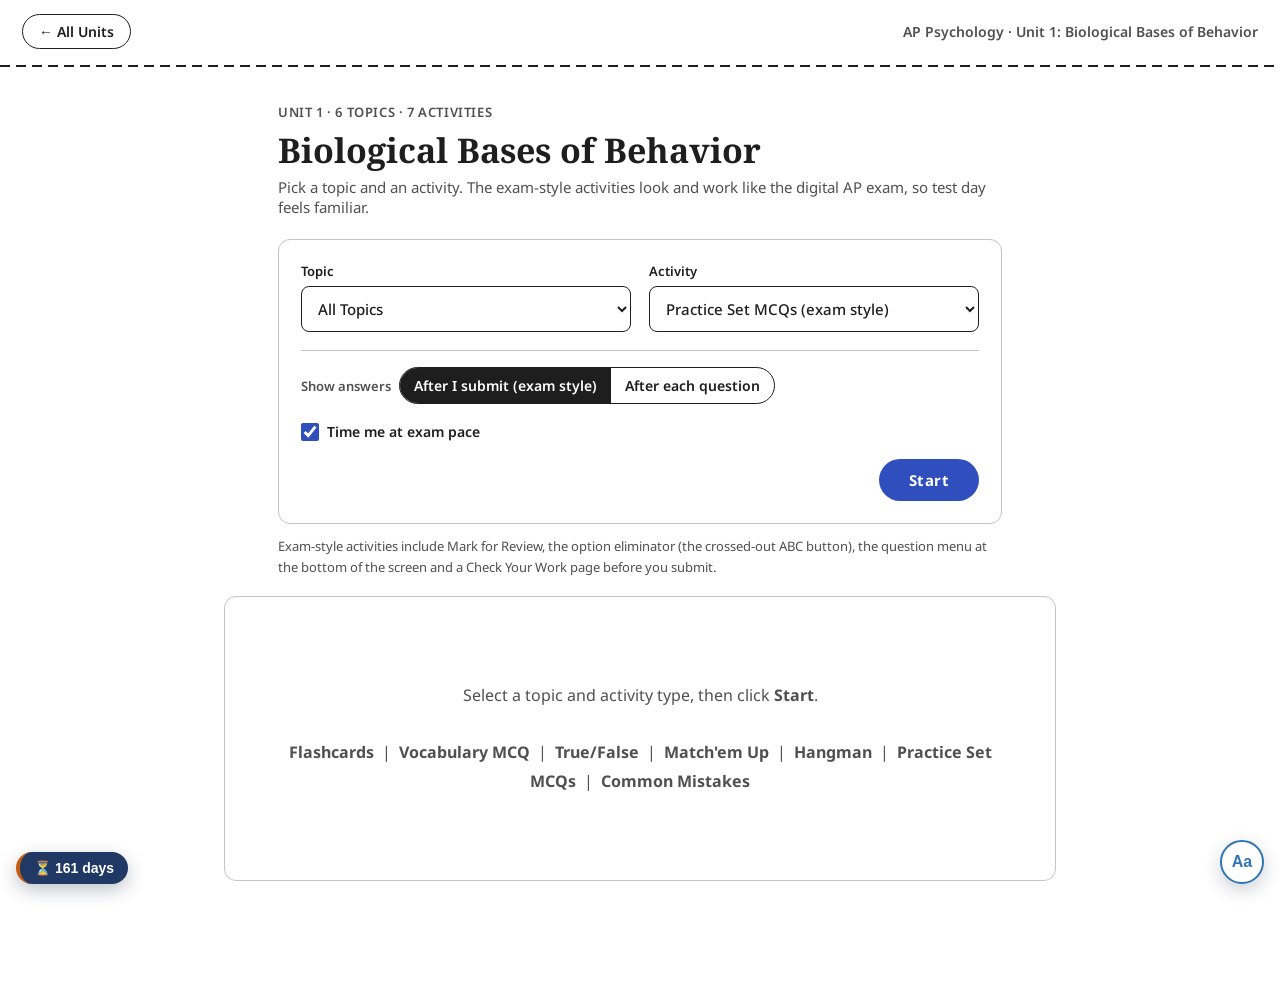
<file: unit1_revision_quiz.html>
<!DOCTYPE html>
<html lang="en">
<head>
<meta charset="UTF-8">
<meta name="viewport" content="width=device-width, initial-scale=1.0">
<title>Unit 1: Biological Bases of Behavior | AP Psychology Revision</title>
<link rel="preconnect" href="https://fonts.googleapis.com">
<link rel="preconnect" href="https://fonts.gstatic.com" crossorigin>
<link href="https://fonts.googleapis.com/css2?family=Noto+Sans:wght@400;500;600;700&family=Noto+Serif:wght@400;700&display=swap" rel="stylesheet">
<style>
*,*::before,*::after{box-sizing:border-box;margin:0;padding:0;}
body{font-family:'Outfit',sans-serif;background:#f0f4fb;color:#1a2744;min-height:100vh;}

/* HEADER */
header{background:#1a2744;color:#fff;padding:26px 20px 22px;text-align:center;}
header .eyebrow{font-size:11px;letter-spacing:3px;text-transform:uppercase;color:#7fa8d4;margin-bottom:8px;}
header h1{font-family:'Playfair Display',serif;font-size:26px;color:#fff;line-height:1.3;}
header .subtitle{margin-top:7px;font-size:13px;color:#a8c4e0;}

/* CONTROLS */
.controls-bar{background:#fff;border-bottom:2px solid #dde6f4;padding:14px 20px;display:flex;flex-wrap:wrap;gap:10px;justify-content:center;align-items:center;position:sticky;top:0;z-index:100;box-shadow:0 2px 10px rgba(26,39,68,.09);}
.controls-bar select{padding:9px 13px;font-family:'Outfit',sans-serif;font-size:14px;font-weight:500;border:2px solid #c8d8ee;border-radius:8px;background:#f4f6fb;color:#1a2744;cursor:pointer;outline:none;min-width:175px;}
.controls-bar select:focus{border-color:#2E75B6;}
.btn-start{padding:9px 26px;font-family:'Outfit',sans-serif;font-size:14px;font-weight:700;background:#1a2744;color:#fff;border:none;border-radius:8px;cursor:pointer;letter-spacing:.4px;transition:background .2s;}
.btn-start:hover{background:#2E75B6;}

/* MAIN */
.main{max-width:860px;margin:28px auto;padding:0 14px 60px;}
#quizArea{background:#fff;border-radius:12px;padding:28px;box-shadow:0 2px 16px rgba(26,39,68,.07);min-height:280px;}
.placeholder-text{text-align:center;padding:56px 20px;color:#7a90b5;font-size:16px;line-height:1.8;}

/* PROGRESS */
.progress-row{display:flex;justify-content:space-between;align-items:center;margin-bottom:12px;font-size:13px;font-weight:500;color:#4a6080;}
.progress-bar-track{height:5px;background:#e0e8f4;border-radius:3px;margin-bottom:22px;overflow:hidden;}
.progress-bar-fill{height:100%;background:#2E75B6;border-radius:3px;transition:width .4s ease;}

/* QUESTION */
.question-text{font-size:16px;line-height:1.7;margin-bottom:20px;color:#1a2744;}
.stem-label{display:block;font-size:10px;font-weight:700;letter-spacing:2px;text-transform:uppercase;color:#7fa8d4;margin-bottom:8px;}

.skill-badge{display:inline-block;font-size:10px;font-weight:700;letter-spacing:1px;text-transform:uppercase;padding:3px 10px;border-radius:20px;margin-bottom:13px;}
.skill-1{background:#e8eef8;color:#3a5a8a;}
.skill-2{background:#e3f2fd;color:#1565c0;}
.skill-3{background:#fff3e0;color:#e65100;}
.skill-4{background:#e8f5e9;color:#2e7d32;}

/* OPTIONS */
.options-list{display:flex;flex-direction:column;gap:9px;}
.option-btn{display:flex;align-items:flex-start;gap:11px;padding:13px 15px;border:2px solid #d0ddef;border-radius:8px;background:#f8fafd;cursor:pointer;font-family:'Outfit',sans-serif;font-size:14px;line-height:1.5;color:#1a2744;text-align:left;transition:border-color .15s,background .15s;width:100%;}
.option-btn:hover:not(:disabled){border-color:#2E75B6;background:#eaf3fc;}
.option-btn .letter{font-weight:700;min-width:20px;color:#2E75B6;flex-shrink:0;}
.option-btn.correct{border-color:#28a745;background:#d4edda;color:#155724;}
.option-btn.incorrect{border-color:#dc3545;background:#f8d7da;color:#721c24;}
.option-btn.revealed{border-color:#28a745;background:#d4edda;color:#155724;}
.option-btn:disabled{cursor:default;}

/* FEEDBACK */
.feedback-box{margin-top:16px;padding:13px 16px;border-radius:8px;font-size:14px;font-weight:600;}
.feedback-box.correct{background:#d4edda;color:#155724;}
.feedback-box.incorrect{background:#f8d7da;color:#721c24;}
.feedback-box.neutral{background:#e8f1fa;color:#1a4a7a;}
.btn-next{display:inline-block;margin-top:16px;padding:11px 28px;font-family:'Outfit',sans-serif;font-size:14px;font-weight:700;background:#1a2744;color:#fff;border:none;border-radius:8px;cursor:pointer;transition:background .2s;}
.btn-next:hover{background:#2E75B6;}

/* FLASHCARD */
.flashcard-wrapper{perspective:1200px;max-width:660px;margin:16px auto;height:240px;cursor:pointer;}
.flashcard-inner{position:relative;width:100%;height:100%;transform-style:preserve-3d;transition:transform .55s ease;}
.flashcard-wrapper.flipped .flashcard-inner{transform:rotateY(180deg);}
.flashcard-face{position:absolute;inset:0;backface-visibility:hidden;border-radius:12px;display:flex;flex-direction:column;align-items:center;justify-content:center;padding:26px 30px;text-align:center;}
.flashcard-front{background:#1a2744;color:#fff;}
.flashcard-front .face-label{font-size:10px;letter-spacing:3px;text-transform:uppercase;color:#7fa8d4;margin-bottom:12px;}
.flashcard-front .face-term{font-size:22px;font-weight:700;line-height:1.35;}
.flashcard-back{background:#eef4fc;border:2px solid #c8d8ee;transform:rotateY(180deg);}
.flashcard-back .face-label{font-size:10px;letter-spacing:3px;text-transform:uppercase;color:#4a6080;margin-bottom:12px;}
.flashcard-back .face-def{font-size:15px;line-height:1.65;color:#1a2744;}
.flashcard-hint{text-align:center;margin-top:10px;font-size:12px;color:#7a90b5;}
.flashcard-nav{display:flex;gap:10px;justify-content:center;margin-top:18px;}
.flashcard-nav button{padding:9px 22px;font-family:'Outfit',sans-serif;font-size:13px;font-weight:600;border:2px solid #1a2744;border-radius:8px;background:#fff;color:#1a2744;cursor:pointer;transition:all .15s;}
.flashcard-nav button:hover{background:#1a2744;color:#fff;}
.flashcard-nav button.self-rate-good{border-color:#28a745;color:#1e7b34;}
.flashcard-nav button.self-rate-good:hover{background:#28a745;color:#fff;}
.flashcard-nav button.self-rate-review{border-color:#dc3545;color:#a72638;}
.flashcard-nav button.self-rate-review:hover{background:#dc3545;color:#fff;}

/* MATCH */
.match-grid{display:grid;grid-template-columns:1fr 1fr;gap:18px;}
@media(max-width:580px){.match-grid{grid-template-columns:1fr;}}
.match-col-label{font-size:10px;font-weight:700;letter-spacing:2px;text-transform:uppercase;color:#7a90b5;margin-bottom:8px;}
.match-terms,.match-defs{display:flex;flex-direction:column;gap:8px;}
.match-term{padding:11px 13px;background:#1a2744;color:#fff;border-radius:7px;font-size:13px;font-weight:600;cursor:grab;user-select:none;transition:opacity .2s;}
.match-term.dragging{opacity:.35;}
.match-def{padding:11px 13px;background:#f4f6fb;border:2px dashed #b0c4de;border-radius:7px;font-size:12px;min-height:56px;position:relative;transition:border-color .15s,background .15s;}
.match-def.drag-over{border-color:#2E75B6;background:#e3f2fd;border-style:solid;}
.match-def.correct{border-color:#28a745;background:#d4edda;border-style:solid;}
.match-def.incorrect{border-color:#dc3545;background:#f8d7da;border-style:solid;}
.match-dropped{display:block;font-weight:700;font-size:12px;color:#1a2744;background:#c8d8ee;border-radius:4px;padding:2px 7px;margin-bottom:4px;}
.match-check-btn{display:block;margin:18px auto 0;padding:11px 30px;font-family:'Outfit',sans-serif;font-size:14px;font-weight:700;background:#2E75B6;color:#fff;border:none;border-radius:8px;cursor:pointer;}
.match-check-btn:hover{background:#1a5a9a;}

/* HANGMAN */
.hangman-container{display:flex;flex-direction:column;align-items:center;}
.hangman-svg{width:180px;height:200px;}
.hangman-hint{background:#e8f1fa;border-left:4px solid #2E75B6;padding:11px 15px;border-radius:0 8px 8px 0;font-size:13px;font-style:italic;color:#2a4a70;margin-bottom:18px;max-width:480px;width:100%;}
.word-display{font-size:1.9rem;letter-spacing:7px;font-family:'Courier New',monospace;font-weight:700;margin:14px 0;word-break:break-all;text-align:center;}
.keyboard{display:flex;flex-wrap:wrap;gap:5px;justify-content:center;max-width:440px;margin-top:14px;}
.key{width:35px;height:35px;display:flex;align-items:center;justify-content:center;font-size:13px;font-weight:700;font-family:'Outfit',sans-serif;background:#1a2744;color:#fff;border:none;border-radius:5px;cursor:pointer;transition:background .15s;}
.key:hover:not(:disabled){background:#2E75B6;}
.key:disabled{opacity:.45;cursor:default;}
.key.correct-guess{background:#28a745;}
.key.wrong-guess{background:#dc3545;}

/* SCORE SCREEN */
.score-screen{text-align:center;padding:36px 20px;}
.score-screen .big-score{font-family:'Playfair Display',serif;font-size:60px;font-weight:700;color:#1a2744;line-height:1;margin-bottom:8px;}
.score-screen .score-label{font-size:17px;color:#4a6080;margin-bottom:22px;}
.score-screen .score-message{font-size:20px;font-weight:700;margin-bottom:6px;color:#1a2744;}
.btn-restart{display:inline-block;margin-top:20px;padding:11px 32px;font-family:'Outfit',sans-serif;font-size:14px;font-weight:700;background:#1a2744;color:#fff;border:none;border-radius:8px;cursor:pointer;}
.btn-restart:hover{background:#2E75B6;}
.btn-print{background:#2E75B6;margin-left:10px;}
.btn-print:hover{background:#1a5a9a;}

/* Common Mistakes mode */
.mistake-topic-header{font-size:11px;font-weight:700;letter-spacing:2px;text-transform:uppercase;color:#7a90b5;margin:22px 0 10px;}
.mistake-topic-header:first-child{margin-top:0;}
.mistake-item{background:#fff3e0;border-left:4px solid #e65100;padding:12px 15px;border-radius:0 8px 8px 0;font-size:14px;line-height:1.65;margin-bottom:12px;color:#5a3a00;}

/* Session review block */
.review-block{text-align:left;background:#f8fafd;border:2px solid #d0ddef;border-radius:10px;padding:16px 18px;margin:22px 0;max-height:320px;overflow-y:auto;}
.review-header{font-size:12px;font-weight:700;letter-spacing:1px;text-transform:uppercase;color:#4a6080;margin-bottom:10px;}
.review-item{font-size:13px;line-height:1.6;padding:8px 0;border-bottom:1px solid #e0e8f4;}
.review-item:last-child{border-bottom:none;}
.review-item strong{color:#1a2744;}
.review-correct{color:#155724;display:block;margin-top:2px;}

@media(max-width:480px){
  header h1{font-size:20px;}
  #quizArea{padding:16px;}
  .word-display{font-size:1.3rem;letter-spacing:3px;}
  .key{width:28px;height:28px;font-size:11px;}
  .controls-bar select{min-width:140px;font-size:13px;}
}
</style>
<style>
.topbar{background:#1a2744;padding:10px 16px;text-align:left;}
.back-btn{display:inline-block;font-family:'Outfit',Arial,sans-serif;font-size:13px;font-weight:600;color:#fff;text-decoration:none;padding:7px 14px;border:1.5px solid #7fa8d4;border-radius:20px;background:rgba(255,255,255,.08);}
.back-btn:hover{background:#2E75B6;border-color:#2E75B6;}
.topbar.light{background:#fff;border-bottom:1px solid #ccc;}
.topbar.light .back-btn{color:#1a2744;border-color:#1a2744;background:#f4f6fb;}
.topbar.light .back-btn:hover{background:#1a2744;color:#fff;}
</style>
<link rel="stylesheet" href="exam.css">
<link rel="stylesheet" href="dark.css">
<script src="settings.js" data-dark></script>
</head>
<body>
<nav class="bb-top"><a class="bb-back" href="index.html">&larr; All Units</a><span class="bb-crumb">AP Psychology &middot; Unit 1: Biological Bases of Behavior</span></nav>
<div class="bb-dash"></div>
<section class="bb-start">
  <div class="bb-eyebrow">Unit 1 &middot; 6 topics &middot; 7 activities</div>
  <h1>Biological Bases of Behavior</h1>
  <p class="bb-sub">Pick a topic and an activity. The exam-style activities look and work like the digital AP exam, so test day feels familiar.</p>
  <div class="bb-panel">
    <div class="bb-field"><label for="topicSelect">Topic</label>
  <select id="topicSelect">
    <option value="all">All Topics</option>
    <option value="1.1">1.1 - Heredity and Environment</option>
    <option value="1.2">1.2 - The Nervous System</option>
    <option value="1.3">1.3 - The Neuron and Neural Firing</option>
    <option value="1.4">1.4 - The Brain</option>
    <option value="1.5">1.5 - Sleep and Consciousness</option>
    <option value="1.6">1.6 - Sensation</option>
  </select>
    </div>
    <div class="bb-field"><label for="modeSelect">Activity</label>
  <select id="modeSelect">
    <option value="practice" selected>Practice Set MCQs (exam style)</option>
    <option value="flash">Flashcards</option>
    <option value="mcq">Vocabulary MCQ (exam style)</option>
    <option value="tf">True / False (exam style)</option>
    <option value="match">Match'em Up</option>
    <option value="hangman">Hangman</option>
    <option value="mistakes">Common Mistakes</option>
  </select>
    </div>
    <div class="bb-opts">
      <div><span class="bb-optlabel">Show answers</span><span class="bb-seg">
        <input type="radio" name="bbFeedback" id="fbEnd" value="end" checked><label for="fbEnd">After I submit (exam style)</label>
        <input type="radio" name="bbFeedback" id="fbEach" value="each"><label for="fbEach">After each question</label></span></div>
      <label class="bb-check"><input type="checkbox" id="bbPace" checked> Time me at exam pace</label>
    </div>
    <div class="bb-actions"><button class="btn-start" id="startBtn">Start</button></div>
  </div>
  <p class="bb-note">Exam-style activities include Mark for Review, the option eliminator (the crossed-out ABC button), the question menu at the bottom of the screen and a Check Your Work page before you submit.</p>
</section>
<div class="main">
  <div id="quizArea">
    <div class="placeholder-text">
      Select a topic and activity type, then click <strong>Start</strong>.<br><br>
      <strong>Flashcards</strong> &nbsp;|&nbsp; <strong>Vocabulary MCQ</strong> &nbsp;|&nbsp; <strong>True/False</strong> &nbsp;|&nbsp; <strong>Match'em Up</strong> &nbsp;|&nbsp; <strong>Hangman</strong> &nbsp;|&nbsp; <strong>Practice Set MCQs</strong> &nbsp;|&nbsp; <strong>Common Mistakes</strong>
    </div>
  </div>
</div>

<script>
// ==============================================================
// TERMS DATABASE
// ==============================================================
const termsDB = {
  "1.1": [
    {term:"Nature (Heredity)",def:"The biological and genetic influences that shape behavior and mental processes; inherited characteristics passed from parent to offspring."},
    {term:"Nurture (Environment)",def:"External factors that shape development: family, education, culture, and social influences."},
    {term:"Evolutionary Perspective",def:"Approach drawing on Darwin's theory of natural selection to explain behavior as adaptations that aided survival and reproduction."},
    {term:"Natural Selection",def:"The process by which traits beneficial to a species are passed on across generations, while harmful traits die out."},
    {term:"Eugenics",def:"A discredited misapplication of evolutionary principles; the belief in improving human genetics through selective breeding. Widely considered discriminatory."},
    {term:"Epigenetics",def:"The study of how environment and behavior affect gene expression without changing the DNA sequence itself. Genes can be turned on or off by sustained environmental pressures."},
    {term:"Twin Studies",def:"Research comparing identical twins (nearly 100% shared DNA) to isolate genetic from environmental influences on behavior."},
    {term:"Minnesota Study of Twins Reared Apart",def:"Key twin study examining identical twins separated at birth and raised in different environments to separate nature from nurture."},
    {term:"Family Studies",def:"Research examining behavioral similarities across biological relatives to identify patterns with a possible genetic basis."},
    {term:"Adoption Studies",def:"Research comparing adopted individuals to their biological and adoptive families to separate genetic from environmental contributions."},
    {term:"Colorado Adoption Project",def:"Longitudinal adoption study (since 1975) examining genetic and environmental contributions to cognition, personality, and mental processes."}
  ],
  "1.2": [
    {term:"Central Nervous System (CNS)",def:"The brain and spinal cord; the body's primary command center that sends orders to the rest of the body."},
    {term:"Peripheral Nervous System (PNS)",def:"All nerves branching from the brain and spinal cord; connects the CNS to the body's organs and muscles."},
    {term:"Afferent Neurons",def:"Carry signals FROM sensory receptors TOWARD the CNS. Memory tip: Afferent approaches the brain."},
    {term:"Efferent Neurons",def:"Carry signals FROM the CNS OUT to muscles and organs. Memory tip: Efferent exits the brain."},
    {term:"Interneurons",def:"Connect sensory neurons to motor neurons within the CNS; the most numerous type of neuron in the nervous system."},
    {term:"Somatic Nervous System",def:"Controls voluntary movements and processes information from the five senses; part of the PNS."},
    {term:"Autonomic Nervous System",def:"Controls involuntary functions such as heartbeat, digestion, and breathing; part of the PNS."},
    {term:"Sympathetic Division",def:"Mobilizes the body for action: increases heart rate, dilates pupils, speeds breathing. The fight-or-flight response."},
    {term:"Parasympathetic Division",def:"Relaxes the body after stress: slows heart rate, increases digestion, conserves energy. The rest-and-digest response."},
    {term:"Reflex Arc",def:"A nerve pathway allowing the body to respond to a stimulus without conscious thought, involving a sensory neuron, interneuron, and motor neuron in the spinal cord."}
  ],
  "1.3": [
    {term:"Glial Cells",def:"Support cells providing structure, insulation, communication support, and waste transportation for neurons. They do NOT transmit information themselves."},
    {term:"Neurons",def:"The basic functional unit of the nervous system; communicate using electrical impulses and chemical signals. Building blocks of all behavior and mental processes."},
    {term:"Resting Potential",def:"The neuron's stable, negatively charged internal state when not firing; the cell is ready to fire but has not yet reached threshold."},
    {term:"Threshold",def:"The minimum level of stimulation required to trigger an action potential. Below threshold, the neuron does not fire."},
    {term:"Depolarization",def:"When threshold is met, positive ions rush into the neuron, reversing the internal charge and triggering an action potential."},
    {term:"Action Potential",def:"The rapid electrical impulse that travels down the axon when a neuron fires; this is the signal itself."},
    {term:"All-or-Nothing Principle",def:"A neuron either fires completely when its threshold is met, or does not fire at all. There is no partial firing."},
    {term:"Refractory Period",def:"The brief recovery period after a neuron fires, during which it cannot fire again."},
    {term:"Myelin Sheath",def:"A fatty insulating layer wrapping the axon that speeds up neural transmission. Damaged in multiple sclerosis."},
    {term:"Synapse",def:"The junction between two neurons where chemical communication occurs via neurotransmitters."},
    {term:"Neurotransmitters",def:"Chemical messengers released from the presynaptic neuron into the synaptic gap to communicate with the next neuron."},
    {term:"Reuptake",def:"The process by which the presynaptic neuron reabsorbs excess neurotransmitters from the synaptic gap after transmission."},
    {term:"Acetylcholine",def:"Neurotransmitter involved in muscle movement, attention, and memory. Low levels are associated with Alzheimer's disease."},
    {term:"Dopamine",def:"Neurotransmitter linked to reward, motivation, and movement. Imbalances are associated with Parkinson's disease and schizophrenia."},
    {term:"Serotonin",def:"Neurotransmitter regulating mood, hunger, sleep, and arousal. Low levels are associated with depression."},
    {term:"Norepinephrine",def:"Neurotransmitter involved in alertness, arousal, and the fight-or-flight response."},
    {term:"GABA",def:"The primary inhibitory neurotransmitter; associated with sleep, calming, and reducing neural activity. Low levels are linked to anxiety."},
    {term:"Glutamate",def:"The primary excitatory neurotransmitter; plays a key role in learning and long-term memory formation."},
    {term:"Endorphins",def:"Natural painkilling neurotransmitters produced by the brain; create feelings of euphoria and reduce pain perception."},
    {term:"Substance P",def:"Neurotransmitter involved in transmitting pain signals through the nervous system."},
    {term:"Agonist",def:"A drug that increases the effectiveness of a neurotransmitter by mimicking it, boosting its production, or blocking its reuptake."},
    {term:"Antagonist",def:"A drug that blocks neurotransmitter receptors, reducing or preventing the neurotransmitter from having its normal effect."},
    {term:"Reuptake Inhibitors",def:"Drugs (such as SSRIs) that block the reuptake of neurotransmitters, increasing their availability in the synapse."},
    {term:"Hyperpolarization",def:"When inhibitory signals cause the inside of a neuron to become even more negative, moving it further away from the firing threshold."}
  ],
  "1.4": [
    {term:"Hindbrain",def:"The bottom region of the brain controlling essential survival functions: breathing, arousal, coordination, and balance."},
    {term:"Brain Stem",def:"Located at the base of the brain above the spinal cord; includes medulla and pons; controls vital automatic functions. Severe damage is often fatal."},
    {term:"Medulla Oblongata",def:"Controls vital automatic functions: heartbeat, breathing, and blood pressure. Located just above the spinal cord."},
    {term:"Pons",def:"Bridge connecting the medulla to the cerebellum; helps coordinate movement; involved in sleep and dreaming."},
    {term:"Reticular Activating System",def:"Controls arousal, alertness, and the sleep-wake cycle; filters incoming stimuli and alerts the brain when something demands attention."},
    {term:"Cerebellum",def:"The 'little brain' at the rear of the hindbrain; coordinates voluntary movement, posture, and balance; supports procedural learning."},
    {term:"Limbic System",def:"A set of brain structures associated with emotions, learning, memory, and basic drives. Includes the thalamus, hypothalamus, hippocampus, and amygdala."},
    {term:"Thalamus",def:"The brain's sensory relay station; receives information from all senses EXCEPT smell and routes it to the appropriate cortical areas."},
    {term:"Hypothalamus",def:"Maintains homeostasis; regulates basic drives including hunger, thirst, body temperature, and sex drive."},
    {term:"Pituitary Gland",def:"The 'master gland'; produces and releases hormones under hypothalamic control; releases growth hormones during Stage 3 sleep."},
    {term:"Hippocampus",def:"Critical for forming new long-term memories and spatial navigation. NOT where memories are stored - it forms them."},
    {term:"Amygdala",def:"Processes emotional reactions, especially fear, anxiety, and aggression. Also involved in storing emotional memories."},
    {term:"Cerebral Cortex",def:"The outer layer of the brain; responsible for higher thought, language, memory, and consciousness."},
    {term:"Corpus Callosum",def:"The bundle of nerve fibers connecting the left and right cerebral hemispheres; allows them to share and coordinate information."},
    {term:"Frontal Lobe",def:"Responsible for higher-order thinking, judgment, planning, and voluntary movement via the motor cortex. Contains Broca's area."},
    {term:"Prefrontal Cortex",def:"Part of the frontal lobe; responsible for executive functions: planning, impulse control, and decision-making."},
    {term:"Motor Cortex",def:"Located at the rear of the frontal lobe; controls voluntary skeletal movement; organized contralaterally."},
    {term:"Parietal Lobe",def:"Processes touch, pain, temperature, and spatial orientation via the somatosensory cortex; organized contralaterally."},
    {term:"Somatosensory Cortex",def:"Located in the parietal lobe; processes bodily sensations including touch, pressure, temperature, and pain."},
    {term:"Temporal Lobe",def:"Processes auditory information and language comprehension; assists with memory and face recognition. Contains Wernicke's area."},
    {term:"Occipital Lobe",def:"Located at the back of the brain; contains the primary visual cortex; processes all visual information."},
    {term:"Broca's Area",def:"Located in the left frontal lobe; controls the muscle movements needed for speech production."},
    {term:"Broca's Aphasia",def:"Caused by damage to Broca's Area; the person understands language but cannot speak fluently or produce smooth speech."},
    {term:"Wernicke's Area",def:"Located in the left temporal lobe; responsible for creating and comprehending meaningful speech."},
    {term:"Wernicke's Aphasia",def:"Caused by damage to Wernicke's Area; the person can speak but produces meaningless or incoherent speech."},
    {term:"Brain Lateralization",def:"The division of labor between the left and right cerebral hemispheres; each hemisphere specializes in different functions."},
    {term:"Split-Brain Research",def:"Studies of patients whose corpus callosum was surgically severed to treat severe epilepsy; confirmed hemispheric specialization."},
    {term:"Brain Plasticity",def:"The brain's ability to reorganize and form new connections throughout life; allows damaged areas to be partially compensated by other regions."},
    {term:"Contralateral Organization",def:"Each brain hemisphere controls the opposite side of the body; left hemisphere controls right side, and vice versa."},
    {term:"Phineas Gage",def:"A railroad worker whose skull was pierced by a rod in 1848; survived but underwent severe personality changes. A foundational case study linking frontal lobe damage to personality change."},
    {term:"EEG",def:"Electroencephalogram; records electrical activity of the brain via scalp electrodes; useful for sleep and seizure research."},
    {term:"fMRI",def:"Functional MRI; shows metabolic activity in the brain in real time by detecting blood flow changes; provides higher spatial resolution than EEG."}
  ],
  "1.5": [
    {term:"Consciousness",def:"Awareness of ourselves and our environment; exists on varying levels. Sleep is a lower level of consciousness, not an absence of it."},
    {term:"Circadian Rhythm",def:"The body's internal biological clock; an approximately 24-hour cycle regulating the sleep-wake cycle, body temperature, blood pressure, and hormone levels."},
    {term:"Jet Lag",def:"Disruption of the circadian rhythm caused by rapidly crossing time zones; results in tiredness, disorientation, and difficulty sleeping at local time."},
    {term:"Shift Work",def:"Work schedules that reverse the natural sleep-wake cycle, disrupting the circadian rhythm and impairing cognitive function."},
    {term:"Beta Waves",def:"Low amplitude, fastest frequency brain waves; occur during active mental engagement and also during REM sleep."},
    {term:"Alpha Waves",def:"High amplitude, slow frequency waves; occur during relaxed wakefulness and early Stage 1 sleep."},
    {term:"Theta Waves",def:"Moderate brain waves occurring during NREM Stages 1 and 2."},
    {term:"Delta Waves",def:"Highest amplitude, slowest frequency brain waves; the signature wave of NREM Stage 3 deep sleep."},
    {term:"NREM Stage 1",def:"Light sleep lasting 5-10 minutes; transition from alpha to theta waves; hypnagogic sensations may occur."},
    {term:"Hypnagogic Sensations",def:"Vivid, imagined sensations that feel real during Stage 1 sleep (e.g., the feeling of falling or sudden jerking awake)."},
    {term:"NREM Stage 2",def:"Transitional sleep lasting 10-20 minutes; characterized by sleep spindles and K-complexes."},
    {term:"Sleep Spindles",def:"Bursts of rapid neural activity occurring during NREM Stage 2; associated with memory consolidation."},
    {term:"K-Complexes",def:"Large, sharp brain wave patterns occurring during NREM Stage 2; thought to suppress arousal during sleep."},
    {term:"NREM Stage 3",def:"Deep slow-wave sleep; growth hormones are released; sleepwalking and sleep-talking most common at this stage."},
    {term:"REM Sleep",def:"Rapid Eye Movement sleep; paradoxical sleep - brain is highly active but external muscles are paralyzed. Dreaming occurs here. REM periods grow longer across the night."},
    {term:"REM Rebound",def:"After REM deprivation, a person enters REM more quickly and spends more time in REM on recovery nights to compensate for the deficit."},
    {term:"Activation-Synthesis Theory",def:"Dreams are the brain's attempt to construct a narrative to make sense of random neural activity occurring during REM sleep."},
    {term:"Memory Consolidation Theory",def:"Sleep (especially REM) allows the brain to process, organize, and strengthen memories formed during the waking day."},
    {term:"Restoration Theory",def:"Sleep allows the body to repair itself, replenish energy, restore the immune system, and recover from daily activity."},
    {term:"Insomnia",def:"Difficulty falling or staying asleep; caused by stress, medication, pain, or an irregular sleep schedule."},
    {term:"Sleep Apnea",def:"Repeated interruptions to breathing during sleep, preventing sustained sleep quality; commonly associated with loud snoring."},
    {term:"Narcolepsy",def:"Uncontrollable episodes of falling asleep during the day, despite difficulty sleeping at night."},
    {term:"Somnambulism",def:"Sleepwalking; occurs during NREM Stage 3 deep sleep; more common in children than adults."},
    {term:"REM Sleep Behavior Disorder",def:"The normal muscle paralysis of REM sleep is absent; individuals physically act out their dreams and may injure themselves or others."},
    {term:"Sleep Terrors",def:"Intense fear episodes during sleep; most common during NREM Stage 3; the person is disoriented and may not recall the episode."}
  ],
  "1.6": [
    {term:"Sensation",def:"The process of detecting environmental stimuli through sensory receptors and converting them into neural signals for the brain."},
    {term:"Sensory Transduction",def:"The conversion of physical stimulus energy (light, sound, pressure) into electrical neural signals the brain can process."},
    {term:"Absolute Threshold",def:"The minimum amount of stimulation needed to detect a stimulus at least 50% of the time. Stimuli below this level are subliminal."},
    {term:"Difference Threshold (JND)",def:"The minimum change between two stimuli needed to detect a difference at least 50% of the time. Also called the just noticeable difference."},
    {term:"Weber's Law",def:"For a difference to be noticed, stimuli must differ by a constant proportion - not a constant absolute amount."},
    {term:"Sensory Adaptation",def:"Diminished sensitivity to a continuous, unchanging stimulus over time (e.g., no longer noticing a familiar background scent)."},
    {term:"Habituation",def:"A learning-based reduction in response to a repeatedly presented stimulus. Distinct from sensory adaptation in that it involves a learned change in behavior."},
    {term:"Sensory Interaction",def:"The phenomenon where multiple senses influence each other (e.g., taste and smell combine to create the full experience of flavor)."},
    {term:"Synesthesia",def:"A neurological condition where stimulation of one sense automatically triggers an experience in another sense (e.g., seeing colors when hearing music)."},
    {term:"Rods",def:"Photoreceptors located in the periphery of the retina; allow vision in dim light; detect shapes and movement but provide no color information."},
    {term:"Cones",def:"Photoreceptors concentrated in the fovea; allow detailed color vision in bright light."},
    {term:"Fovea",def:"The center of the retina with the highest density of cones; responsible for the sharpest, most detailed vision."},
    {term:"Blind Spot",def:"The point where the optic nerve exits the retina; contains no photoreceptors. The brain fills in this gap using surrounding visual information."},
    {term:"Accommodation (Vision)",def:"The lens changes shape to focus light correctly onto the retina for objects at varying distances."},
    {term:"Myopia",def:"Nearsightedness; the lens focuses light in front of the retina, making distant objects appear blurry."},
    {term:"Hyperopia",def:"Farsightedness; the lens focuses light behind the retina, making close objects appear blurry."},
    {term:"Trichromatic Theory",def:"The retina contains three types of cones sensitive to red, green, and blue wavelengths; their combinations produce all visible colors."},
    {term:"Opponent-Process Theory",def:"Color perception occurs via opposing pairs (red-green, blue-yellow, black-white); explains afterimages caused by receptor fatigue."},
    {term:"Afterimage",def:"A visual sensation that persists after the original stimulus is removed; explained by opponent-process theory through receptor fatigue."},
    {term:"Prosopagnosia",def:"Face blindness; the inability to recognize familiar faces despite intact vision; caused by damage to the occipital and temporal lobes."},
    {term:"Blindsight",def:"A condition where primary visual cortex damage causes apparent blindness in part of the visual field, yet the person can still respond to visual stimuli without conscious awareness."},
    {term:"Place Theory",def:"Pitch perception is determined by which specific location on the basilar membrane vibrates most in response to a sound."},
    {term:"Frequency Theory",def:"Pitch perception is determined by the rate at which the auditory nerve fires; works best for explaining low-frequency sounds."},
    {term:"Volley Theory",def:"Groups of neurons fire in rapid, staggered succession to collectively encode frequencies that no single neuron could match alone."},
    {term:"Sound Localization",def:"The brain's ability to identify the direction and distance of a sound source using differences in timing and loudness between the two ears."},
    {term:"Sensorineural Deafness",def:"Hearing loss caused by damage to the cochlea or auditory nerve; results in decline in clarity, loudness, and hearing range."},
    {term:"Conduction Deafness",def:"Hearing loss caused by blockage or damage preventing sound waves from traveling efficiently from the outer ear to the inner ear."},
    {term:"Gate Control Theory",def:"The spinal cord contains a neurological gate that can open or close to allow or block pain signals from reaching the brain."},
    {term:"Vestibular Sense",def:"The sense of balance and spatial orientation; mediated by the semicircular canals in the inner ear."},
    {term:"Kinesthesis",def:"The sense of body position and movement, detected by proprioceptors in muscles and joints."},
    {term:"Olfaction",def:"The sense of smell; unique in that it bypasses the thalamus and connects directly to the olfactory bulb and limbic system."},
    {term:"Pheromones",def:"Chemical signals released by individuals that affect the behavior or physiology of others of the same species."},
    {term:"Gustation",def:"The sense of taste; the six basic tastes are sweet, sour, salty, bitter, umami, and oleogustus (fatty)."},
    {term:"Supertasters",def:"Individuals with a higher density of taste receptor cells, giving them heightened sensitivity, especially to bitter tastes."}
  ]
};

// ==============================================================
// COMMON MISTAKES DATABASE
// ==============================================================
const mistakesDB = {
  "1.1": [
    "Students often think a twin study alone proves a trait is purely genetic. Actually twin studies estimate relative genetic contribution but cannot fully separate genetics from shared environment, especially for twins raised together.",
    "Students often confuse epigenetics with a genetic mutation. Actually epigenetics changes whether a gene is expressed, not the underlying DNA sequence itself.",
    "Students often think eugenics is just another name for evolutionary psychology. Actually eugenics is a discredited misuse of evolutionary ideas to justify selective breeding, not a legitimate application of natural selection.",
    "Students often think adoption studies show that environment does not matter. Actually adoption studies typically reveal both genetic and environmental influences, and the balance varies by trait and by age.",
    "Students often think identical twins raised apart share nothing but genes. Actually they may still share prenatal environment and some cultural overlap, which researchers try to account for."
  ],
  "1.2": [
    "Students often mix up afferent and efferent neurons. Actually afferent neurons carry signals toward the CNS, while efferent neurons carry signals away from the CNS to muscles and organs.",
    "Students often think the somatic and autonomic nervous systems do the same job. Actually the somatic system controls voluntary movement, while the autonomic system controls involuntary functions such as heart rate and digestion.",
    "Students often think the sympathetic division is always the dominant one. Actually the parasympathetic division actively returns the body to a resting state after arousal, it does not simply switch off.",
    "Students often think the CNS and PNS operate independently. Actually the PNS exists specifically to connect the CNS to the rest of the body.",
    "Students often think a reflex arc always involves the brain. Actually many reflex arcs are processed entirely in the spinal cord, without the signal reaching the brain first."
  ],
  "1.3": [
    "Students often think a stronger stimulus makes a single neuron fire a bigger action potential. Actually the all-or-nothing principle means the action potential itself does not vary in size, intensity is instead coded by how often neurons fire.",
    "Students often confuse agonists and antagonists. Actually an agonist mimics or enhances a neurotransmitter's effect, while an antagonist blocks it.",
    "Students often think glial cells transmit neural signals. Actually they support neurons structurally and metabolically but do not carry information themselves.",
    "Students often think reuptake and the refractory period describe the same thing. Actually reuptake is about the sending neuron reabsorbing leftover neurotransmitters, while the refractory period is about a neuron's brief inability to fire again.",
    "Students often mix up which neurotransmitters are excitatory and which are inhibitory. Actually glutamate is the main excitatory neurotransmitter and GABA is the main inhibitory one, and confusing them flips the expected effect on behavior."
  ],
  "1.4": [
    "Students often think the hippocampus is where memories are permanently stored. Actually it is critical for forming new long-term memories, not for storing them long-term.",
    "Students often mix up Broca's area and Wernicke's area. Actually Broca's area damage disrupts speech production while comprehension stays intact, while Wernicke's area damage disrupts comprehension while speech remains fluent but meaningless.",
    "Students often think brain lateralization means one hemisphere does all the work for a task. Actually most functions involve both hemispheres working together, lateralization just describes a relative specialization.",
    "Students often think each hemisphere controls the same side of the body. Actually brain organization is contralateral, so the left hemisphere controls the right side of the body and vice versa.",
    "Students often think the thalamus processes smell the same way it processes other senses. Actually smell is the one sense that bypasses the thalamus, going directly to the olfactory bulb."
  ],
  "1.5": [
    "Students often think REM sleep is the deepest, most restful stage. Actually NREM Stage 3 is the deep, slow-wave stage, while REM is paradoxical since brain activity looks nearly as active as when awake.",
    "Students often think dreaming only happens during REM sleep. Actually some dreaming can occur in NREM stages too, though REM dreams tend to be more vivid and narrative.",
    "Students often think sleepwalking happens during REM sleep. Actually somnambulism occurs during NREM Stage 3, when the body is not paralyzed the way it is in REM.",
    "Students often think REM rebound just means someone sleeps more overall after deprivation. Actually it specifically means they spend more time in REM sleep on recovery nights, not just more total sleep.",
    "Students often treat circadian rhythm disruption as a sleep disorder. Actually jet lag and shift work are temporary rhythm disruptions, not disorders, since the underlying sleep-wake system is not damaged."
  ],
  "1.6": [
    "Students often think absolute threshold and difference threshold measure the same thing. Actually absolute threshold is about detecting a stimulus at all, while difference threshold is about noticing a change in a stimulus that is already present.",
    "Students often think sensory adaptation and habituation are identical. Actually sensory adaptation is a receptor-level decline in sensitivity to unchanging stimulation, while habituation is a learned, more general decrease in behavioral response.",
    "Students often think rods provide color vision. Actually rods only detect shapes and movement in dim light, cones are what provide color vision.",
    "Students often think trichromatic theory and opponent-process theory contradict each other. Actually both are considered accurate, they just describe different stages of visual processing, trichromatic at the retina and opponent-process further along the visual pathway.",
    "Students often think gate control theory means pain is imaginary. Actually it explains that the spinal cord can genuinely block or allow real pain signals to reach the brain, depending on other neural activity."
  ]
};

// ==============================================================
// PRACTICE SET DATABASE
// ==============================================================
const practiceDB = {
  "1.1": [
    {q:"Which of the following best defines epigenetics?",opts:["The study of how physical traits are passed from parent to offspring through chromosomes","The process by which neural connections are strengthened or weakened through experience","The study of how environment and behavior affect gene expression without altering the DNA sequence itself","The genetic basis for inherited psychological disorders such as schizophrenia"],answer:2,skill:"Skill 1"},
    {q:"Identical twins Hana and Sara were raised in different countries. Hana grew up in a high-stress urban environment, while Sara was raised in a quiet rural setting. As adults, Hana shows significantly higher cortisol levels and different patterns of stress-related gene activity than Sara. Which concept best explains this difference?",opts:["Natural selection - Hana's stressful environment conferred a survival advantage","Epigenetics - environmental pressures turned on or off certain genes without changing the DNA sequence","Neuroplasticity - Hana's brain rewired its neural connections in response to stress","The all-or-nothing principle - Hana's neurons fired more frequently than Sara's"],answer:1,skill:"Skill 2"},
    {q:"A researcher believes that introversion has a hereditary component but wants to rule out shared environmental influences. Which research design would best allow her to separate genetic from environmental contributions to introversion?",opts:["A case study of one introverted family observed over several years","A naturalistic observation of introverted individuals across different workplaces","A twin study comparing identical twins raised in different environments from birth","A survey measuring self-reported introversion across multiple generations of the same family"],answer:2,skill:"Skill 2"},
    {q:"A government enacts a policy offering financial incentives to university graduates who have children, while simultaneously making sterilization mandatory for individuals with certain hereditary conditions. Which concept does this most directly illustrate?",opts:["Natural selection - the government is allowing environmental pressures to determine who reproduces","Eugenics - the deliberate use of selective reproduction to control the genetic composition of the population","Epigenetics - the government is manipulating environmental conditions to change gene expression","The evolutionary perspective applied to public health policy without discriminatory intent"],answer:1,skill:"Skill 2"},
    {q:"A researcher finds that by adulthood, adopted children's cognitive test scores correlate more strongly with their biological parents' scores than with their adoptive parents' scores. Which conclusion is most supported by this finding?",opts:["Environment has no influence whatsoever on cognitive development","Adoptive parents do not engage meaningfully enough with their children to impact cognitive development","Genetic factors play a significant role in shaping cognitive abilities, particularly as individuals age into adulthood","The evolutionary perspective cannot explain cognitive differences between individuals"],answer:2,skill:"Skill 2"},
    {q:"A researcher studying twins reports a correlation of r = 0.85 between identical twins raised apart on a measure of conscientiousness, compared to r = 0.44 for fraternal twins raised together. Which conclusion is best supported by this data?",opts:["Shared environment is the primary determinant of conscientiousness, since twins raised together are more similar","Genetic factors appear to contribute more strongly to conscientiousness than shared environment, given the higher correlation for identical twins despite different environments","Fraternal twins raised together are more similar in conscientiousness than identical twins raised apart","The data indicates that conscientiousness is entirely determined by heredity and immune to environmental influence"],answer:1,skill:"Skill 3"}
  ],
  "1.2": [
    {q:"Which of the following correctly describes the primary function of the autonomic nervous system?",opts:["Controls conscious, voluntary movements of skeletal muscles throughout the body","Sends sensory information from peripheral receptors toward the central nervous system","Governs involuntary activities that maintain vital functions - heartbeat, digestion, breathing","Connects the brain's two hemispheres to allow inter-hemispheric communication"],answer:2,skill:"Skill 1"},
    {q:"Afferent neurons are best described as neurons that:",opts:["Carry signals from the CNS to muscles and organs throughout the body","Connect sensory neurons to motor neurons within the spinal cord","Carry signals from sensory receptors toward the central nervous system","Regulate involuntary processes such as breathing and heart rate automatically"],answer:2,skill:"Skill 1"},
    {q:"The somatic nervous system is primarily responsible for which of the following?",opts:["Regulating the fight-or-flight response during perceived emergencies","Controlling involuntary functions such as digestion, breathing, and heart rate","Coordinating voluntary movements and processing information from the five senses","Maintaining homeostasis through hormonal regulation via the endocrine system"],answer:2,skill:"Skill 1"},
    {q:"Layla is hiking when she suddenly hears a loud rustling in the bushes nearby. Her heart rate surges, her breathing quickens, and her pupils dilate - all without any conscious effort on her part. Which division of the nervous system is primarily responsible for these responses?",opts:["Somatic nervous system - she is voluntarily preparing to respond to a threat","Parasympathetic division - the body is conserving resources for a potential challenge","Sympathetic division - mobilizing the body for action in the face of a perceived threat","Central nervous system - the brain alone is producing all of these physical reactions"],answer:2,skill:"Skill 2"},
    {q:"After confirming the rustling was just a small animal, Layla sits down to rest. Her heart rate slows, her digestion resumes, and she feels a wave of calm wash over her. Which division of the nervous system is now most active?",opts:["Sympathetic division - it stays elevated for several minutes after a perceived threat","Somatic nervous system - voluntary muscle control is reasserting itself","Reticular activating system - it is reducing general arousal levels","Parasympathetic division - returning the body to a relaxed, resting state"],answer:3,skill:"Skill 2"}
  ],
  "1.3": [
    {q:"Which of the following correctly describes the all-or-nothing principle of neural firing?",opts:["A neuron fires progressively stronger action potentials when stimulation is more intense","A neuron either fires completely when its threshold is met, or does not fire at all - there is no partial firing","All neurons in a neural pathway fire simultaneously whenever one neuron in the pathway is activated","A neuron requires all of its dendrites to be simultaneously stimulated before an action potential can occur"],answer:1,skill:"Skill 1"},
    {q:"Which neurotransmitter is primarily associated with mood regulation, hunger, sleep, and arousal?",opts:["Dopamine - movement, reward, attention","Acetylcholine - muscle action, learning, memory","Serotonin - mood, hunger, sleep, arousal","GABA - inhibitory activity, sleep, calming"],answer:2,skill:"Skill 1"},
    {q:"Which of the following best describes an agonist drug?",opts:["A drug that blocks neurotransmitter receptors on the postsynaptic neuron to prevent binding","A drug that prevents the release of neurotransmitters from the presynaptic terminal","A drug that increases the effectiveness of a neurotransmitter by mimicking it, increasing its production, or blocking reuptake","A drug that accelerates the reuptake of excess neurotransmitters into the sending neuron"],answer:2,skill:"Skill 1"},
    {q:"Which of the following is the major inhibitory neurotransmitter of the nervous system, associated with sleep and the slowing of neural activity?",opts:["Glutamate - major excitatory neurotransmitter; involved in long-term memory","Serotonin - mood, hunger, arousal","Substance P - pain signal transmission","GABA - major inhibitory neurotransmitter; sleep, movement, calming"],answer:3,skill:"Skill 1"},
    {q:"The process by which a sending neuron reabsorbs excess neurotransmitters from the synaptic gap after transmission is called:",opts:["Depolarization - the reversal of charge that triggers the action potential","Hyperpolarization - the inhibitory movement away from firing threshold","Reuptake - reclaiming excess neurotransmitters for recycling","Transduction - converting physical stimuli into neural signals"],answer:2,skill:"Skill 1"},
    {q:"Which of the following correctly describes the primary functions of glial cells?",opts:["They transmit electrical impulses along axon pathways, passing messages between neighboring neurons","They provide structure, insulation, communication support, and waste transportation for neurons - but do not themselves transmit information","They release neurotransmitters into the synaptic gap during neural transmission","They serve as the primary functional units responsible for all behavior and mental processes in the nervous system"],answer:1,skill:"Skill 1"}
  ],
  "1.4": [
    {q:"Which brain structure is primarily responsible for maintaining homeostasis and regulating basic drives such as hunger, thirst, body temperature, and sex drive?",opts:["Hippocampus - critical for learning and forming new memories","Thalamus - the brain's sensory relay station","Hypothalamus - the regulator of homeostasis and basic biological drives","Amygdala - the processor of emotional reactions and fear"],answer:2,skill:"Skill 1"},
    {q:"Broca's area is located in which brain lobe, and it is responsible for which primary function?",opts:["Temporal lobe - understanding and comprehending spoken language","Frontal lobe - controlling the muscle movements required to produce speech","Parietal lobe - integrating sensory information related to written language","Occipital lobe - visually interpreting and reading written words"],answer:1,skill:"Skill 1"},
    {q:"Which of the following best describes the primary function of the corpus callosum?",opts:["It connects the brain stem to the cerebellum, facilitating motor coordination and balance","It relays sensory information from the peripheral nervous system to the cerebral cortex","It connects the left and right cerebral hemispheres, allowing them to share and coordinate information","It controls the autonomic functions of the parasympathetic nervous system throughout the body"],answer:2,skill:"Skill 1"},
    {q:"The cerebellum is primarily associated with which of the following functions?",opts:["Emotional processing, fear responses, and forming emotional memories","Coordinating voluntary movement, maintaining posture and balance, and supporting procedural learning","Regulating the sleep-wake cycle, alertness, and filtering incoming sensory stimuli","Processing visual information received from the optic nerve and eyes"],answer:1,skill:"Skill 1"},
    {q:"The thalamus is best described as:",opts:["The emotional processing center of the limbic system - especially for fear and aggression","The master gland that regulates endocrine activity by releasing hormones into the bloodstream","The brain's sensory relay station - receiving sensory information and routing it to the appropriate cortical areas for processing","A frontal lobe structure responsible for executive functioning and impulse control"],answer:2,skill:"Skill 1"},
    {q:"Which of the following correctly pairs a brain lobe with its primary function?",opts:["Occipital lobe - processing auditory information and recognizing spoken language","Temporal lobe - processing visual information from the eyes","Parietal lobe - processing touch, pressure, temperature, pain, and spatial orientation via the somatosensory cortex","Frontal lobe - regulating the sleep-wake cycle and circadian rhythms"],answer:2,skill:"Skill 1"}
  ],
  "1.5": [
    {q:"The sleep-wake cycle is best described as which type of biological rhythm?",opts:["An ultradian rhythm - a cycle that repeats multiple times within a single day","A circadian rhythm - an approximately 24-hour biological cycle","An infradian rhythm - a cycle that occurs less frequently than once per day","A homeostatic rhythm - triggered exclusively by the onset of darkness each evening"],answer:1,skill:"Skill 1"},
    {q:"Which of the following correctly describes REM sleep?",opts:["It is characterized by delta waves and is the deepest, most restorative stage of sleep","It involves the release of growth hormones and is primarily associated with physical restoration of the body","It is paradoxical sleep - brain wave activity resembles wakefulness but external muscles are paralyzed","It occurs only once per night, at the very beginning of the sleep cycle, before NREM sleep begins"],answer:2,skill:"Skill 1"},
    {q:"Which brain wave type is most strongly associated with NREM Stage 3 deep sleep?",opts:["Alpha waves - high amplitude, slow frequency; characteristic of relaxed wakefulness","Beta waves - low amplitude, fast frequency; characteristic of active engagement","Theta waves - moderate amplitude; characteristic of light sleep and drowsiness","Delta waves - highest amplitude, slowest frequency; characteristic of deep, slow-wave sleep"],answer:3,skill:"Skill 1"},
    {q:"Activation-synthesis theory proposes that dreams:",opts:["Represent the brain's symbolic processing of repressed unconscious conflicts from childhood experiences","Are the brain's attempt to construct a narrative to make sense of random neural activity occurring during REM sleep","Serve primarily to consolidate and organize emotional memories formed during the previous waking day","Occur equally across all sleep stages and serve no identifiable psychological or neurological function"],answer:1,skill:"Skill 1"},
    {q:"Which sleep disorder is characterized by repeated interruptions to breathing during sleep, preventing the individual from sustaining adequate sleep quality?",opts:["Narcolepsy - uncontrollable sleep attacks during the day","Somnambulism - walking and moving during deep NREM sleep","Sleep apnea - repeated cessation of breathing interrupts the sleep cycle","REM sleep behavior disorder - absence of muscle paralysis during REM sleep"],answer:2,skill:"Skill 1"},
    {q:"When individuals are deprived of REM sleep and are then allowed to sleep normally on a recovery night, they typically experience:",opts:["Reduced dreaming for several nights as the brain gradually recovers from the REM deficit","REM rebound - entering REM sleep more quickly and spending more time in REM than usual to compensate for the deficit","A compensatory shift toward deeper NREM Stage 3 sleep rather than REM","Permanent disruption of the normal sleep cycle requiring medical intervention to restore"],answer:1,skill:"Skill 1"}
  ],
  "1.6": [
    {q:"Weber's law states that:",opts:["The absolute threshold for detecting any stimulus is fixed and does not vary with background conditions","For a difference between two stimuli to be noticed, they must differ by a constant percentage - not a constant absolute amount","The minimum stimulation needed to detect a stimulus occurs at least 75% of the time by definition","Sensory adaptation occurs automatically after repeated exposure to any type of changing stimulus"],answer:1,skill:"Skill 1"},
    {q:"Which of the following correctly describes sensory transduction?",opts:["The process by which the brain integrates information from multiple sensory systems simultaneously","The minimum level of physical stimulation needed to activate a sensory receptor at least 50% of the time","The conversion of physical stimulus energy into electrical neural signals that the brain can process","The process by which the brain adapts to continuous, unchanging environmental stimulation over time"],answer:2,skill:"Skill 1"},
    {q:"Rods are photoreceptors that:",opts:["Are concentrated in the fovea at the center of the retina and are responsible for detailed color vision","Are found in the periphery of the retina and enable vision in dim light - detecting shapes and movement without providing color information","Process short-wavelength light and are primarily activated under brightly lit conditions","Perform trichromatic processing of red, green, and blue wavelengths to generate color perception"],answer:1,skill:"Skill 1"},
    {q:"Which theory of color vision best explains the phenomenon of afterimages?",opts:["Trichromatic theory - the three cone types combine to produce complementary color afterimages","Place theory - specific hair cells in the cochlea fatigue at different locations after prolonged stimulation","Opponent-process theory - opposing color receptor pairs fatigue with prolonged exposure, causing the opposing color to dominate when the stimulus is removed","Frequency theory - neural firing rates correspond to color wavelengths and produce complementary echoes"],answer:2,skill:"Skill 2"},
    {q:"The sense of smell (olfaction) is unique among the sensory systems because:",opts:["It requires the largest number of receptor cells of any sensory system in the human body","It is the only sense that bypasses the thalamus, connecting directly to the olfactory bulb and then to the limbic system","It is processed in the occipital lobe rather than the temporal lobe like all other senses","It does not involve sensory transduction - odor molecules are directly recognized without receptor activation"],answer:1,skill:"Skill 1"},
    {q:"Gate control theory proposes that:",opts:["Pain signals are suppressed by the hippocampus before reaching conscious awareness in the prefrontal cortex","The absolute threshold for pain is determined solely by the total number of nociceptors that are simultaneously activated","The spinal cord contains a neurological gate that can open or close to allow or block pain signals from reaching the brain","Pain signals are transmitted exclusively through the sympathetic division of the autonomic nervous system"],answer:2,skill:"Skill 1"}
  ]
};

// ==============================================================
// HELPERS
// ==============================================================
function shuffle(arr){const a=arr.slice();for(let i=a.length-1;i>0;i--){const j=Math.floor(Math.random()*(i+1));[a[i],a[j]]=[a[j],a[i]];}return a;}
function getTerms(topic){return topic==="all"?Object.values(termsDB).flat():(termsDB[topic]||[]);}
function getPractice(topic){return topic==="all"?Object.values(practiceDB).flat():(practiceDB[topic]||[]);}
function skillClass(s){return s.includes("4")?"skill-4":s.includes("3")?"skill-3":s.includes("2")?"skill-2":"skill-1";}
function progressBar(idx,total,score){
  const pct=total>0?(idx/total)*100:0;
  return `<div class="progress-row"><span>Question ${idx+1} of ${total}</span><span>Score: ${score} / ${idx}</span></div><div class="progress-bar-track"><div class="progress-bar-fill" style="width:${pct}%"></div></div>`;
}

// Logs one attempt for the session review panel and the printable answer key.
function logAttempt(type,stem,studentAnswer,correctAnswer,correct){
  S.log.push({type:type,stem:stem,studentAnswer:studentAnswer,correctAnswer:correctAnswer,correct:correct});
}

// Builds the on-screen "Terms to review" panel plus the Print Summary button, shown on every completion screen.
function buildReviewBlock(){
  const missed=S.log.filter(function(r){return !r.correct;});
  let html="";
  if(missed.length){
    html+='<div class="review-block"><div class="review-header">Terms to Review ('+missed.length+')</div>';
    html+=missed.map(function(r){return '<div class="review-item"><strong>'+r.stem+'</strong><span class="review-correct">Correct answer: '+r.correctAnswer+'</span></div>';}).join("");
    html+='</div>';
  }
  html+='<button class="btn-restart btn-print" onclick="printSummary()">Print Summary</button>';
  return html;
}

// Builds and opens the printable, teacher-checkable answer key in its own tab, so printing
// does not depend on window.print() working inside whatever frame this page is embedded in.
function printSummary(){
  const total=S.log.length;
  const correctCount=S.log.filter(function(r){return r.correct;}).length;
  const scoreText=total?(correctCount+" / "+total+" ("+Math.round((correctCount/total)*100)+"%)"):"No graded items this session";
  let rows=S.log.map(function(r,i){
    return '<tr><td style="border:1px solid #999;padding:6px;">'+(i+1)+'</td>'+
      '<td style="border:1px solid #999;padding:6px;">'+String(r.stem).replace(/\n/g," ")+'</td>'+
      '<td style="border:1px solid #999;padding:6px;">'+r.studentAnswer+'</td>'+
      '<td style="border:1px solid #999;padding:6px;">'+r.correctAnswer+'</td>'+
      '<td style="border:1px solid #999;padding:6px;">'+(r.correct?"Correct":"Review")+'</td></tr>';
  }).join("");
  if(!rows){rows='<tr><td colspan="5" style="border:1px solid #999;padding:6px;">No graded items in this session.</td></tr>';}

  let mistakesHTML="";
  if(S.topic!=="all"&&mistakesDB[S.topic]){
    mistakesHTML='<h2 style="font-size:15px;margin-top:18px;border-bottom:1px solid #999;">Common Mistakes for This Topic</h2><ul style="font-size:12px;line-height:1.6;">'+
      mistakesDB[S.topic].map(function(m){return '<li style="margin-bottom:6px;">'+m+'</li>';}).join("")+'</ul>';
  }

  const reportBody=
    '<h1 style="font-size:20px;border-bottom:2px solid #000;padding-bottom:8px;">AP Psychology Unit 1: Biological Bases of Behavior</h1>'+
    '<p style="font-size:13px;">Revision Session Summary</p>'+
    '<table style="width:100%;font-size:13px;margin:14px 0;"><tr><td>Name: ___________________________</td><td>Date: ___________________</td></tr></table>'+
    '<p style="font-size:13px;">Topic: '+(S.topicLabel||"All Topics")+' &nbsp;|&nbsp; Activity: '+(S.modeLabel||"")+' &nbsp;|&nbsp; Score: '+scoreText+'</p>'+
    '<h2 style="font-size:15px;margin-top:18px;border-bottom:1px solid #999;">Answer Key and Review</h2>'+
    '<table style="width:100%;border-collapse:collapse;font-size:12px;margin-top:8px;">'+
    '<tr style="background:#eee;"><th style="border:1px solid #999;padding:6px;text-align:left;">#</th><th style="border:1px solid #999;padding:6px;text-align:left;">Question / Term</th><th style="border:1px solid #999;padding:6px;text-align:left;">Your Answer</th><th style="border:1px solid #999;padding:6px;text-align:left;">Correct Answer</th><th style="border:1px solid #999;padding:6px;text-align:left;">Result</th></tr>'+
    rows+'</table>'+mistakesHTML+
    '<p class="no-print" style="margin-top:22px;font-size:12px;color:#666;">If the print dialog did not open automatically, use your browser\'s print command (Ctrl+P or Cmd+P) on this tab.</p>';

  const fullDoc='<!DOCTYPE html><html><head><meta charset="UTF-8"><title>Unit 1 Revision Summary</title>'+
    '<style>body{font-family:Arial,Helvetica,sans-serif;color:#000;padding:20px;max-width:800px;margin:0 auto;}'+
    '@media print{.no-print{display:none;}}</style></head><body>'+reportBody+'</body></html>';

  const win=window.open("","_blank");
  if(!win){
    alert("Your browser blocked the new tab needed to print. Please allow pop-ups for this page and click Print Summary again.");
    return;
  }
  win.document.open();
  win.document.write(fullDoc);
  win.document.close();
  win.focus();
  setTimeout(function(){
    try{win.print();}catch(e){/* user can still print manually from the new tab */}
  },250);
}

// ==============================================================
// STATE
// ==============================================================
const S={mode:null,topic:"all",topicLabel:"All Topics",modeLabel:"",terms:[],practice:[],idx:0,score:0,
  hWord:"",hGuessed:[],hMistakes:0,hAttempted:new Set(),hActive:false,hCurrentTerm:null,
  _matchSet:[],log:[]};

// ==============================================================
// START
// ==============================================================
document.getElementById("startBtn").addEventListener("click",function(){
  S.topic=document.getElementById("topicSelect").value;
  S.mode=document.getElementById("modeSelect").value;
  const topicSel=document.getElementById("topicSelect");
  const modeSel=document.getElementById("modeSelect");
  S.topicLabel=topicSel.options[topicSel.selectedIndex].text;
  S.modeLabel=modeSel.options[modeSel.selectedIndex].text;
  S.idx=0; S.score=0; S.hActive=false; S.hAttempted=new Set(); S.log=[];

  if(S.mode==="mistakes"){
    renderMistakes();
    return;
  }

  if(S.mode==="practice"){
    S.practice=shuffle(getPractice(S.topic));
    if(!S.practice.length){setQA('<div class="placeholder-text">No practice questions for this topic yet.</div>');return;}
    renderPractice();
  } else {
    S.terms=shuffle(getTerms(S.topic));
    if(!S.terms.length){setQA('<div class="placeholder-text">No terms found for this selection.</div>');return;}
    if(S.mode==="flash")renderFlash();
    else if(S.mode==="mcq")renderMCQ();
    else if(S.mode==="tf")renderTF();
    else if(S.mode==="match")renderMatch();
    else if(S.mode==="hangman"){S.hActive=true;renderHangman();}
  }
});

function setQA(html){document.getElementById("quizArea").innerHTML=html;}

// ==============================================================
// COMMON MISTAKES
// ==============================================================
function renderMistakes(){
  let html='<p style="text-align:center;color:#4a6080;font-size:13px;margin-bottom:18px;">Common mix-ups students make on this material. Review these before you test yourself.</p>';
  const topicsToShow=(S.topic==="all")?Object.keys(mistakesDB):[S.topic];
  topicsToShow.forEach(function(tKey){
    if(!mistakesDB[tKey])return;
    if(S.topic==="all"){html+='<div class="mistake-topic-header">Topic '+tKey+'</div>';}
    mistakesDB[tKey].forEach(function(m){html+='<div class="mistake-item">'+m+'</div>';});
  });
  setQA(html);
}

// ==============================================================
// FLASHCARDS
// ==============================================================
function renderFlash(){
  if(S.idx>=S.terms.length){
    setQA(`<div class="score-screen"><div class="big-score">${S.terms.length}</div><div class="score-label">cards reviewed</div><div class="score-message">All done!</div>${buildReviewBlock()}<br><button class="btn-restart" onclick="S.idx=0;S.log=[];renderFlash()">Start Over</button></div>`);
    return;
  }
  const t=S.terms[S.idx];
  const pct=(S.idx/S.terms.length)*100;
  setQA(`
    <div class="progress-row"><span>Card ${S.idx+1} of ${S.terms.length}</span><span style="font-size:12px;color:#7a90b5;">Click to flip</span></div>
    <div class="progress-bar-track"><div class="progress-bar-fill" style="width:${pct}%"></div></div>
    <div class="flashcard-wrapper" id="fc" onclick="this.classList.toggle('flipped')">
      <div class="flashcard-inner">
        <div class="flashcard-face flashcard-front"><div class="face-label">Term</div><div class="face-term">${t.term}</div></div>
        <div class="flashcard-face flashcard-back"><div class="face-label">Definition</div><div class="face-def">${t.def}</div></div>
      </div>
    </div>
    <div class="flashcard-hint">Tap the card to reveal the definition, then rate yourself honestly</div>
    <div class="flashcard-nav">
      <button class="self-rate-review" onclick="rateFlash(false)">Review again</button>
      <button class="self-rate-good" onclick="rateFlash(true)">Got it</button>
    </div>
    <div class="flashcard-nav" style="margin-top:8px;">
      <button onclick="S.idx=Math.max(0,S.idx-1);renderFlash()">Previous</button>
    </div>
  `);
}
function rateFlash(gotIt){
  const t=S.terms[S.idx];
  logAttempt("Flashcards",t.term,gotIt?"Marked: Got it":"Marked: Review again",t.def,gotIt);
  S.idx++;
  renderFlash();
}

// ==============================================================
// VOCABULARY MCQ
// ==============================================================
function renderMCQ(){
  if(S.idx>=S.terms.length){showVocabScore();return;}
  const cur=S.terms[S.idx];
  const opts=shuffle([cur,...shuffle(S.terms.filter(t=>t!==cur)).slice(0,3)]);
  const letters=["A","B","C","D"];
  S._mcqOpts=opts; S._mcqCorrect=cur; S._mcqDef=cur.def;

  let optsHTML=opts.map((o,i)=>`<button class="option-btn" data-idx="${i}"><span class="letter">${letters[i]}</span><span>${o.term}</span></button>`).join("");
  setQA(`
    ${progressBar(S.idx,S.terms.length,S.score)}
    <div class="question-text"><span class="stem-label">Definition</span>${cur.def}</div>
    <p style="font-size:12px;color:#4a6080;margin-bottom:10px;font-weight:600;">Which term matches this definition?</p>
    <div class="options-list" id="mcqOpts">${optsHTML}</div>
    <div id="mcqFb"></div>
  `);
  document.querySelectorAll("#mcqOpts .option-btn").forEach(function(btn){
    btn.addEventListener("click",function(){handleMCQ(parseInt(this.dataset.idx));});
  });
}

function handleMCQ(si){
  if(document.querySelector(".option-btn.correct,.option-btn.incorrect"))return;
  const opts=S._mcqOpts; const correct=S._mcqCorrect;
  const ci=opts.indexOf(correct);
  document.querySelectorAll(".option-btn").forEach(function(b){b.disabled=true;if(parseInt(b.dataset.idx)===ci)b.classList.add("revealed");});
  const isRight=(si===ci);
  const btn=document.querySelector(`[data-idx="${si}"]`);
  if(btn){btn.classList.remove("revealed");btn.classList.add(isRight?"correct":"incorrect");}
  if(isRight)S.score++;
  logAttempt("Vocabulary MCQ",S._mcqDef,opts[si].term,correct.term,isRight);
  S.idx++;
  document.getElementById("mcqFb").innerHTML=`<div class="feedback-box ${isRight?"correct":"incorrect"}">${isRight?"Correct!":"Not quite. The correct answer is highlighted above."}</div><button class="btn-next" onclick="renderMCQ()">Next</button>`;
}

// ==============================================================
// TRUE / FALSE
// ==============================================================
function renderTF(){
  if(S.idx>=S.terms.length){showVocabScore();return;}
  const cur=S.terms[S.idx];
  const isTrue=Math.random()>0.5;
  let disp=cur.def;
  if(!isTrue&&S.terms.length>1){
    let w=S.terms[Math.floor(Math.random()*S.terms.length)];
    while(w.term===cur.term)w=S.terms[Math.floor(Math.random()*S.terms.length)];
    disp=w.def;
  }
  S._tfIsTrue=isTrue; S._tfTerm=cur.term; S._tfDisp=disp;
  setQA(`
    ${progressBar(S.idx,S.terms.length,S.score)}
    <div class="question-text">Is this the correct definition of <strong>${cur.term}</strong>?</div>
    <div style="background:#f4f6fb;padding:13px 15px;border-radius:8px;font-style:italic;border-left:4px solid #b0c4de;margin-bottom:18px;font-size:14px;line-height:1.65;">"${disp}"</div>
    <div class="options-list" style="flex-direction:row;gap:14px;">
      <button class="option-btn" id="tfT" style="justify-content:center;"><span class="letter" style="color:#28a745;">T</span>True</button>
      <button class="option-btn" id="tfF" style="justify-content:center;"><span class="letter" style="color:#dc3545;">F</span>False</button>
    </div>
    <div id="tfFb"></div>
  `);
  document.getElementById("tfT").addEventListener("click",function(){handleTF(true);});
  document.getElementById("tfF").addEventListener("click",function(){handleTF(false);});
}

function handleTF(userTrue){
  if(document.querySelector(".option-btn.correct,.option-btn.incorrect"))return;
  document.querySelectorAll(".option-btn").forEach(function(b){b.disabled=true;});
  const right=(S._tfIsTrue===userTrue);
  const btn=userTrue?document.getElementById("tfT"):document.getElementById("tfF");
  if(btn)btn.classList.add(right?"correct":"incorrect");
  if(right)S.score++;
  logAttempt("True/False",'"'+S._tfDisp+'" - definition of '+S._tfTerm+'?',userTrue?"True":"False",S._tfIsTrue?"True":"False",right);
  S.idx++;
  document.getElementById("tfFb").innerHTML=`<div class="feedback-box ${right?"correct":"incorrect"}">${right?"Correct!":"Not quite. The correct answer was: "+(S._tfIsTrue?"True":"False")}</div><button class="btn-next" onclick="renderTF()">Next</button>`;
}

// ==============================================================
// MATCH'EM UP
// ==============================================================
function renderMatch(){
  const chunk=S.terms.slice(0,Math.min(6,S.terms.length));
  S._matchSet=chunk;
  const shuffledDefs=shuffle(chunk.map(function(t,i){return {termIdx:i,def:t.def};}));

  const termsHTML=chunk.map(function(t,i){
    return `<div class="match-term" draggable="true" data-tidx="${i}">${t.term}</div>`;
  }).join("");
  const defsHTML=shuffledDefs.map(function(d){
    return `<div class="match-def" data-correct="${d.termIdx}" data-dropped="-1"><div class="match-def-text" style="font-size:12px;line-height:1.5;">${d.def}</div></div>`;
  }).join("");

  setQA(`
    <p style="text-align:center;color:#4a6080;font-size:13px;margin-bottom:18px;">Drag each <strong>term</strong> from the left onto its matching <strong>definition</strong> on the right.</p>
    <div class="match-grid">
      <div><div class="match-col-label">Terms</div><div class="match-terms" id="matchTerms">${termsHTML}</div></div>
      <div><div class="match-col-label">Definitions</div><div class="match-defs" id="matchDefs">${defsHTML}</div></div>
    </div>
    <button class="match-check-btn" onclick="checkMatch()">Check Answers</button>
    <div id="matchFb" style="margin-top:14px;"></div>
  `);

  document.querySelectorAll(".match-term").forEach(function(el){
    el.addEventListener("dragstart",function(e){e.dataTransfer.setData("text",this.dataset.tidx);this.classList.add("dragging");});
    el.addEventListener("dragend",function(){this.classList.remove("dragging");});
  });
  document.querySelectorAll(".match-def").forEach(function(el){
    el.addEventListener("dragover",function(e){e.preventDefault();this.classList.add("drag-over");});
    el.addEventListener("dragleave",function(){this.classList.remove("drag-over");});
    el.addEventListener("drop",function(e){
      e.preventDefault();this.classList.remove("drag-over");
      const tidx=e.dataTransfer.getData("text");
      this.dataset.dropped=tidx;
      let lbl=this.querySelector(".match-dropped");
      if(!lbl){lbl=document.createElement("div");lbl.className="match-dropped";this.insertBefore(lbl,this.firstChild);}
      lbl.textContent=S._matchSet[parseInt(tidx)].term;
    });
  });
}

function checkMatch(){
  let correct=0;
  const defEls=document.querySelectorAll(".match-def");
  defEls.forEach(function(el){
    const dropped=parseInt(el.dataset.dropped);
    const right=parseInt(el.dataset.correct);
    const isRight=(dropped===right);
    if(isRight){el.classList.add("correct");correct++;}
    else{el.classList.add("incorrect");}
    const defText=el.querySelector(".match-def-text").textContent;
    const droppedTermText=(dropped>=0&&S._matchSet[dropped])?S._matchSet[dropped].term:"No answer given";
    const correctTermText=S._matchSet[right].term;
    logAttempt("Match'em Up",defText,droppedTermText,correctTermText,isRight);
  });
  const total=defEls.length;
  const pct=Math.round((correct/total)*100);
  document.getElementById("matchFb").innerHTML=`<div class="feedback-box ${correct===total?"correct":correct>total/2?"neutral":"incorrect"}">${correct} / ${total} correct (${pct}%)</div>${buildReviewBlock()}<button class="btn-next" onclick="renderMatch()">Try Another Set</button>`;
}

// ==============================================================
// HANGMAN
// ==============================================================
function renderHangman(){
  if(S.idx>=S.terms.length){showVocabScore();return;}
  const t=S.terms[S.idx];
  S.hCurrentTerm=t;
  S.hWord=t.term.toUpperCase();
  S.hGuessed=S.hWord.split("").map(function(ch){return /[A-Z]/.test(ch)?null:ch;});
  S.hMistakes=0; S.hAttempted=new Set();
  drawHangmanBoard(t);
}

function drawHangmanBoard(t){
  const letters="ABCDEFGHIJKLMNOPQRSTUVWXYZ".split("");
  const keyHTML=letters.map(function(l){return `<button class="key" data-ltr="${l}">${l}</button>`;}).join("");
  const pct=(S.idx/S.terms.length)*100;
  setQA(`
    <div class="progress-row"><span>Word ${S.idx+1} of ${S.terms.length}</span><span>Score: ${S.score}</span></div>
    <div class="progress-bar-track"><div class="progress-bar-fill" style="width:${pct}%"></div></div>
    <div class="hangman-container">
      <div class="hangman-drawing">
        <svg class="hangman-svg" viewBox="0 0 100 120" stroke="#1a2744" stroke-width="3" fill="none" stroke-linecap="round">
          <line x1="10" y1="115" x2="90" y2="115"/><line x1="30" y1="115" x2="30" y2="5"/>
          <line x1="30" y1="5" x2="70" y2="5"/><line x1="70" y1="5" x2="70" y2="20"/>
          <circle id="hp1" cx="70" cy="32" r="12" style="display:none"/>
          <line id="hp2" x1="70" y1="44" x2="70" y2="80" style="display:none"/>
          <line id="hp3" x1="70" y1="52" x2="54" y2="68" style="display:none"/>
          <line id="hp4" x1="70" y1="52" x2="86" y2="68" style="display:none"/>
          <line id="hp5" x1="70" y1="80" x2="54" y2="100" style="display:none"/>
          <line id="hp6" x1="70" y1="80" x2="86" y2="100" style="display:none"/>
        </svg>
      </div>
      <div class="hangman-hint"><strong>Hint:</strong> ${t.def}</div>
      <div class="word-display" id="hDisp"></div>
      <div class="keyboard" id="hKeys">${keyHTML}</div>
      <div id="hFb" style="margin-top:16px;min-height:44px;text-align:center;"></div>
    </div>
  `);
  updateHDisp();
  document.querySelectorAll(".key").forEach(function(btn){
    btn.addEventListener("click",function(){doHGuess(this.dataset.ltr);});
  });
}

function updateHDisp(){
  const el=document.getElementById("hDisp");
  if(el)el.textContent=S.hGuessed.map(function(ch){return ch||"_";}).join(" ");
}

function updateHParts(){
  for(let i=1;i<=6;i++){const el=document.getElementById("hp"+i);if(el)el.style.display=i<=S.hMistakes?"block":"none";}
}

function doHGuess(letter){
  if(!S.hActive||S.hAttempted.has(letter)||S.hMistakes>=6)return;
  S.hAttempted.add(letter);
  const btn=document.querySelector(`.key[data-ltr="${letter}"]`);
  if(S.hWord.includes(letter)){
    S.hWord.split("").forEach(function(ch,i){if(ch===letter)S.hGuessed[i]=letter;});
    if(btn){btn.classList.add("correct-guess");btn.disabled=true;}
  } else {
    S.hMistakes++;
    if(btn){btn.classList.add("wrong-guess");btn.disabled=true;}
    updateHParts();
  }
  updateHDisp();
  checkHEnd();
}

function checkHEnd(){
  const won=!S.hGuessed.includes(null);
  const lost=S.hMistakes>=6;
  if(!won&&!lost)return;
  document.querySelectorAll(".key").forEach(function(k){k.disabled=true;});
  const fb=document.getElementById("hFb");
  const t=S.hCurrentTerm;
  logAttempt("Hangman",t?t.def:"",won?"Solved":"Not solved ("+S.hMistakes+" wrong guesses)",S.hWord,won);
  if(won){
    S.score++;
    if(fb)fb.innerHTML=`<div class="feedback-box correct">Correct! The term is "${S.hWord}".</div><button class="btn-next" onclick="S.idx++;renderHangman()">Next Word</button>`;
  } else {
    const d=document.getElementById("hDisp");
    if(d)d.textContent=S.hWord.split("").join(" ");
    if(fb)fb.innerHTML=`<div class="feedback-box incorrect">The term was: <strong>${S.hWord}</strong></div><button class="btn-next" onclick="S.idx++;renderHangman()">Next Word</button>`;
  }
}

document.addEventListener("keydown",function(e){
  if(!S.hActive)return;
  const k=e.key.toUpperCase();
  if(/^[A-Z]$/.test(k)){const btn=document.querySelector(`.key[data-ltr="${k}"]`);if(btn&&!btn.disabled)doHGuess(k);}
});

// ==============================================================
// PRACTICE SET MCQs
// ==============================================================
function renderPractice(){
  if(S.idx>=S.practice.length){showPracticeScore();return;}
  const q=S.practice[S.idx];
  const letters=["A","B","C","D"];
  const optsHTML=q.opts.map(function(opt,i){return `<button class="option-btn" data-idx="${i}"><span class="letter">${letters[i]}</span><span>${opt}</span></button>`;}).join("");
  const pct=(S.idx/S.practice.length)*100;
  setQA(`
    <div class="progress-row"><span>Question ${S.idx+1} of ${S.practice.length}</span><span>Score: ${S.score} / ${S.idx}</span></div>
    <div class="progress-bar-track"><div class="progress-bar-fill" style="width:${pct}%"></div></div>
    <span class="skill-badge ${skillClass(q.skill)}">${q.skill}</span>
    <div class="question-text">${q.q}</div>
    <div class="options-list" id="pOpts">${optsHTML}</div>
    <div id="pFb"></div>
  `);
  S._pq=q;
  document.querySelectorAll("#pOpts .option-btn").forEach(function(btn){
    btn.addEventListener("click",function(){handlePractice(parseInt(this.dataset.idx));});
  });
}

function handlePractice(si){
  if(document.querySelector(".option-btn.correct,.option-btn.incorrect"))return;
  const q=S._pq;
  document.querySelectorAll(".option-btn").forEach(function(b){b.disabled=true;if(parseInt(b.dataset.idx)===q.answer)b.classList.add("revealed");});
  const isRight=(si===q.answer);
  const btn=document.querySelector(`#pOpts [data-idx="${si}"]`);
  if(btn){btn.classList.remove("revealed");btn.classList.add(isRight?"correct":"incorrect");}
  if(isRight)S.score++;
  logAttempt("Practice Set MCQ",q.q,q.opts[si],q.opts[q.answer],isRight);
  S.idx++;
  document.getElementById("pFb").innerHTML=`<div class="feedback-box ${isRight?"correct":"incorrect"}">${isRight?"Correct!":"Not quite. The correct answer is highlighted above."}</div><button class="btn-next" onclick="renderPractice()">Next</button>`;
}

function showPracticeScore(){
  const pct=Math.round((S.score/S.practice.length)*100);
  const msg=pct>=80?"Strong work.":pct>=60?"Getting there. Keep reviewing.":"More revision needed - you've got this.";
  setQA(`<div class="score-screen"><div class="big-score">${pct}%</div><div class="score-label">${S.score} correct out of ${S.practice.length}</div><div class="score-message">${msg}</div>${buildReviewBlock()}<br><button class="btn-restart" onclick="S.idx=0;S.score=0;S.log=[];S.practice=shuffle(getPractice(S.topic));renderPractice()">Try Again</button></div>`);
}

// ==============================================================
// VOCAB SCORE
// ==============================================================
function showVocabScore(){
  const pct=Math.round((S.score/S.terms.length)*100);
  const msg=pct>=80?"Strong work.":pct>=60?"Getting there. Keep reviewing.":"More revision needed - you've got this.";
  const restart=S.mode==="mcq"?"S.idx=0;S.score=0;S.log=[];S.terms=shuffle(getTerms(S.topic));renderMCQ()":S.mode==="tf"?"S.idx=0;S.score=0;S.log=[];S.terms=shuffle(getTerms(S.topic));renderTF()":"S.idx=0;S.score=0;S.log=[];S.hActive=true;S.terms=shuffle(getTerms(S.topic));renderHangman()";
  setQA(`<div class="score-screen"><div class="big-score">${pct}%</div><div class="score-label">${S.score} correct out of ${S.terms.length}</div><div class="score-message">${msg}</div>${buildReviewBlock()}<br><button class="btn-restart" onclick="${restart}">Try Again</button></div>`);
}
</script>
<script src="exam.js"></script>
<script src="countdown.js" defer></script>
<script src="sleep-nudge.js" defer></script>
<script src="search.js" defer></script>
</body>
</html>
</file>
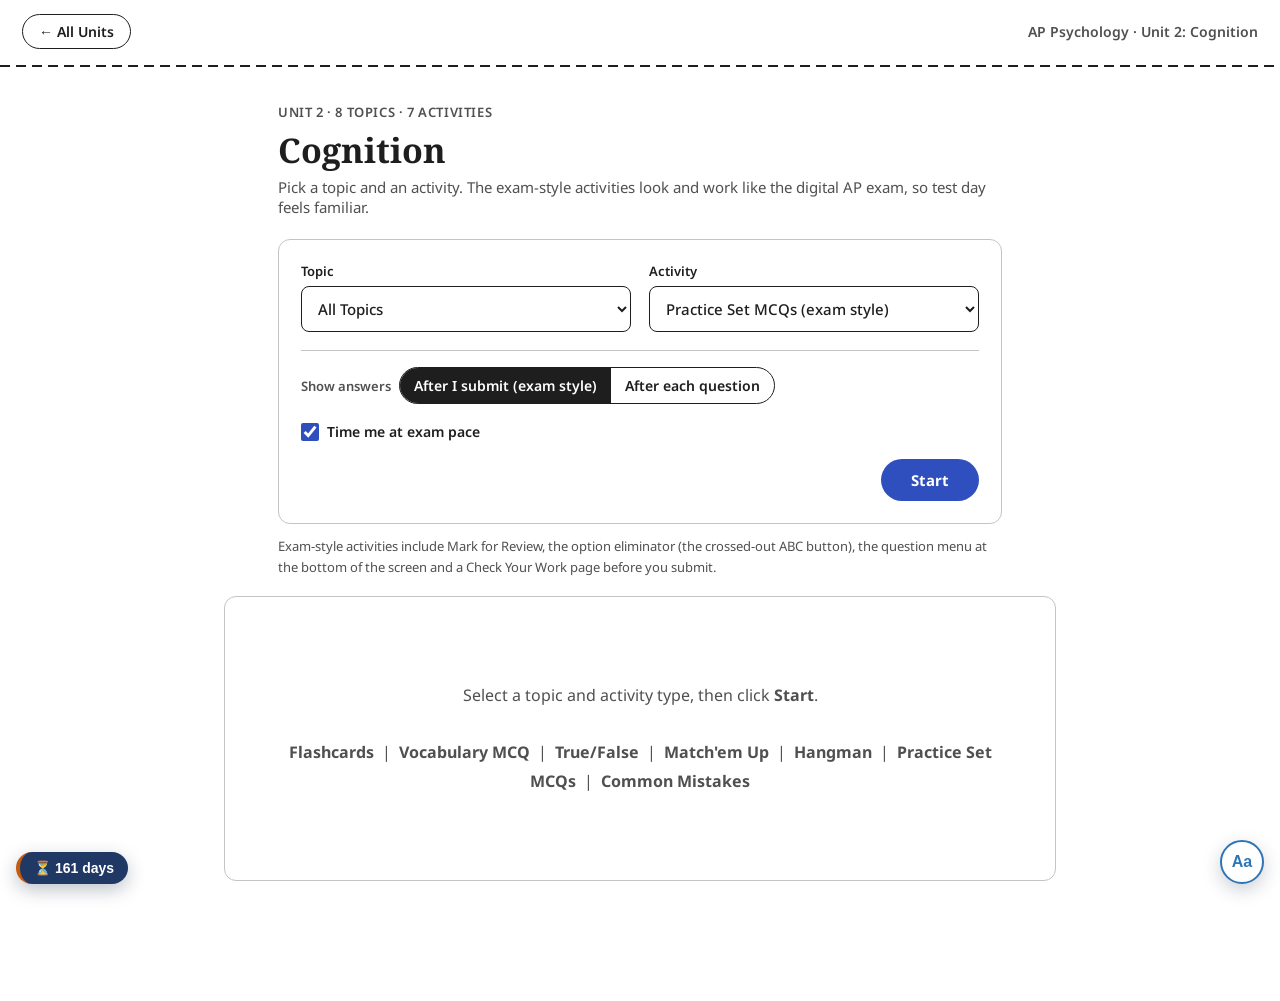
<file: unit2_revision_quiz.html>
<!DOCTYPE html>
<html lang="en">
<head>
<meta charset="UTF-8">
<meta name="viewport" content="width=device-width, initial-scale=1.0">
<title>Unit 2: Cognition | AP Psychology Revision</title>
<link rel="preconnect" href="https://fonts.googleapis.com">
<link rel="preconnect" href="https://fonts.gstatic.com" crossorigin>
<link href="https://fonts.googleapis.com/css2?family=Noto+Sans:wght@400;500;600;700&family=Noto+Serif:wght@400;700&display=swap" rel="stylesheet">
<style>
*,*::before,*::after{box-sizing:border-box;margin:0;padding:0;}
body{font-family:'Outfit',sans-serif;background:#f0f4fb;color:#1a2744;min-height:100vh;}
header{background:#1a2744;color:#fff;padding:26px 20px 22px;text-align:center;}
header .eyebrow{font-size:11px;letter-spacing:3px;text-transform:uppercase;color:#7fa8d4;margin-bottom:8px;}
header h1{font-family:'Playfair Display',serif;font-size:26px;color:#fff;line-height:1.3;}
header .subtitle{margin-top:7px;font-size:13px;color:#a8c4e0;}
.controls-bar{background:#fff;border-bottom:2px solid #dde6f4;padding:14px 20px;display:flex;flex-wrap:wrap;gap:10px;justify-content:center;align-items:center;position:sticky;top:0;z-index:100;box-shadow:0 2px 10px rgba(26,39,68,.09);}
.controls-bar select{padding:9px 13px;font-family:'Outfit',sans-serif;font-size:14px;font-weight:500;border:2px solid #c8d8ee;border-radius:8px;background:#f4f6fb;color:#1a2744;cursor:pointer;outline:none;min-width:175px;}
.controls-bar select:focus{border-color:#2E75B6;}
.btn-start{padding:9px 26px;font-family:'Outfit',sans-serif;font-size:14px;font-weight:700;background:#1a2744;color:#fff;border:none;border-radius:8px;cursor:pointer;transition:background .2s;}
.btn-start:hover{background:#2E75B6;}
.main{max-width:860px;margin:28px auto;padding:0 14px 60px;}
#quizArea{background:#fff;border-radius:12px;padding:28px;box-shadow:0 2px 16px rgba(26,39,68,.07);min-height:280px;}
.placeholder-text{text-align:center;padding:56px 20px;color:#7a90b5;font-size:16px;line-height:1.8;}
.progress-row{display:flex;justify-content:space-between;align-items:center;margin-bottom:12px;font-size:13px;font-weight:500;color:#4a6080;}
.progress-bar-track{height:5px;background:#e0e8f4;border-radius:3px;margin-bottom:22px;overflow:hidden;}
.progress-bar-fill{height:100%;background:#2E75B6;border-radius:3px;transition:width .4s ease;}
.question-text{font-size:15px;line-height:1.75;margin-bottom:20px;color:#1a2744;}
.stem-label{display:block;font-size:10px;font-weight:700;letter-spacing:2px;text-transform:uppercase;color:#7fa8d4;margin-bottom:8px;}
.skill-badge{display:inline-block;font-size:10px;font-weight:700;letter-spacing:1px;text-transform:uppercase;padding:3px 10px;border-radius:20px;margin-bottom:13px;}
.skill-1{background:#e8eef8;color:#3a5a8a;}
.skill-2{background:#e3f2fd;color:#1565c0;}
.skill-3{background:#fff3e0;color:#e65100;}
.skill-4{background:#e8f5e9;color:#2e7d32;}
.options-list{display:flex;flex-direction:column;gap:9px;}
.option-btn{display:flex;align-items:flex-start;gap:11px;padding:13px 15px;border:2px solid #d0ddef;border-radius:8px;background:#f8fafd;cursor:pointer;font-family:'Outfit',sans-serif;font-size:14px;line-height:1.5;color:#1a2744;text-align:left;transition:border-color .15s,background .15s;width:100%;}
.option-btn:hover:not(:disabled){border-color:#2E75B6;background:#eaf3fc;}
.option-btn .letter{font-weight:700;min-width:20px;color:#2E75B6;flex-shrink:0;}
.option-btn.correct{border-color:#28a745;background:#d4edda;color:#155724;}
.option-btn.incorrect{border-color:#dc3545;background:#f8d7da;color:#721c24;}
.option-btn.revealed{border-color:#28a745;background:#d4edda;color:#155724;}
.option-btn:disabled{cursor:default;}
.feedback-box{margin-top:16px;padding:13px 16px;border-radius:8px;font-size:14px;font-weight:600;}
.feedback-box.correct{background:#d4edda;color:#155724;}
.feedback-box.incorrect{background:#f8d7da;color:#721c24;}
.feedback-box.neutral{background:#e8f1fa;color:#1a4a7a;}
.btn-next{display:inline-block;margin-top:16px;padding:11px 28px;font-family:'Outfit',sans-serif;font-size:14px;font-weight:700;background:#1a2744;color:#fff;border:none;border-radius:8px;cursor:pointer;transition:background .2s;}
.btn-next:hover{background:#2E75B6;}
.flashcard-wrapper{perspective:1200px;max-width:660px;margin:16px auto;height:240px;cursor:pointer;}
.flashcard-inner{position:relative;width:100%;height:100%;transform-style:preserve-3d;transition:transform .55s ease;}
.flashcard-wrapper.flipped .flashcard-inner{transform:rotateY(180deg);}
.flashcard-face{position:absolute;inset:0;backface-visibility:hidden;border-radius:12px;display:flex;flex-direction:column;align-items:center;justify-content:center;padding:26px 30px;text-align:center;}
.flashcard-front{background:#1a2744;color:#fff;}
.flashcard-front .face-label{font-size:10px;letter-spacing:3px;text-transform:uppercase;color:#7fa8d4;margin-bottom:12px;}
.flashcard-front .face-term{font-size:20px;font-weight:700;line-height:1.35;}
.flashcard-back{background:#eef4fc;border:2px solid #c8d8ee;transform:rotateY(180deg);}
.flashcard-back .face-label{font-size:10px;letter-spacing:3px;text-transform:uppercase;color:#4a6080;margin-bottom:12px;}
.flashcard-back .face-def{font-size:14px;line-height:1.65;color:#1a2744;}
.flashcard-hint{text-align:center;margin-top:10px;font-size:12px;color:#7a90b5;}
.flashcard-nav{display:flex;gap:10px;justify-content:center;margin-top:18px;}
.flashcard-nav button{padding:9px 22px;font-family:'Outfit',sans-serif;font-size:13px;font-weight:600;border:2px solid #1a2744;border-radius:8px;background:#fff;color:#1a2744;cursor:pointer;transition:all .15s;}
.flashcard-nav button:hover{background:#1a2744;color:#fff;}
.flashcard-nav button.self-rate-good{border-color:#28a745;color:#1e7b34;}
.flashcard-nav button.self-rate-good:hover{background:#28a745;color:#fff;}
.flashcard-nav button.self-rate-review{border-color:#dc3545;color:#a72638;}
.flashcard-nav button.self-rate-review:hover{background:#dc3545;color:#fff;}
.match-grid{display:grid;grid-template-columns:1fr 1fr;gap:18px;}
@media(max-width:580px){.match-grid{grid-template-columns:1fr;}}
.match-col-label{font-size:10px;font-weight:700;letter-spacing:2px;text-transform:uppercase;color:#7a90b5;margin-bottom:8px;}
.match-terms,.match-defs{display:flex;flex-direction:column;gap:8px;}
.match-term{padding:11px 13px;background:#1a2744;color:#fff;border-radius:7px;font-size:13px;font-weight:600;cursor:grab;user-select:none;transition:opacity .2s;}
.match-term.dragging{opacity:.35;}
.match-def{padding:11px 13px;background:#f4f6fb;border:2px dashed #b0c4de;border-radius:7px;font-size:12px;min-height:60px;position:relative;transition:border-color .15s,background .15s;}
.match-def.drag-over{border-color:#2E75B6;background:#e3f2fd;border-style:solid;}
.match-def.correct{border-color:#28a745;background:#d4edda;border-style:solid;}
.match-def.incorrect{border-color:#dc3545;background:#f8d7da;border-style:solid;}
.match-dropped{display:block;font-weight:700;font-size:12px;color:#1a2744;background:#c8d8ee;border-radius:4px;padding:2px 7px;margin-bottom:4px;}
.match-check-btn{display:block;margin:18px auto 0;padding:11px 30px;font-family:'Outfit',sans-serif;font-size:14px;font-weight:700;background:#2E75B6;color:#fff;border:none;border-radius:8px;cursor:pointer;}
.match-check-btn:hover{background:#1a5a9a;}
.hangman-container{display:flex;flex-direction:column;align-items:center;}
.hangman-svg{width:180px;height:200px;}
.hangman-hint{background:#e8f1fa;border-left:4px solid #2E75B6;padding:11px 15px;border-radius:0 8px 8px 0;font-size:13px;font-style:italic;color:#2a4a70;margin-bottom:18px;max-width:520px;width:100%;}
.word-display{font-size:1.7rem;letter-spacing:6px;font-family:'Courier New',monospace;font-weight:700;margin:14px 0;word-break:break-all;text-align:center;}
.keyboard{display:flex;flex-wrap:wrap;gap:5px;justify-content:center;max-width:440px;margin-top:14px;}
.key{width:35px;height:35px;display:flex;align-items:center;justify-content:center;font-size:13px;font-weight:700;font-family:'Outfit',sans-serif;background:#1a2744;color:#fff;border:none;border-radius:5px;cursor:pointer;transition:background .15s;}
.key:hover:not(:disabled){background:#2E75B6;}
.key:disabled{opacity:.45;cursor:default;}
.key.correct-guess{background:#28a745;}
.key.wrong-guess{background:#dc3545;}
.score-screen{text-align:center;padding:36px 20px;}
.score-screen .big-score{font-family:'Playfair Display',serif;font-size:60px;font-weight:700;color:#1a2744;line-height:1;margin-bottom:8px;}
.score-screen .score-label{font-size:17px;color:#4a6080;margin-bottom:22px;}
.score-screen .score-message{font-size:20px;font-weight:700;margin-bottom:6px;color:#1a2744;}
.btn-restart{display:inline-block;margin-top:20px;padding:11px 32px;font-family:'Outfit',sans-serif;font-size:14px;font-weight:700;background:#1a2744;color:#fff;border:none;border-radius:8px;cursor:pointer;}
.btn-restart:hover{background:#2E75B6;}
.btn-print{background:#2E75B6;margin-left:10px;}
.btn-print:hover{background:#1a5a9a;}
.mistake-topic-header{font-size:11px;font-weight:700;letter-spacing:2px;text-transform:uppercase;color:#7a90b5;margin:22px 0 10px;}
.mistake-topic-header:first-child{margin-top:0;}
.mistake-item{background:#fff3e0;border-left:4px solid #e65100;padding:12px 15px;border-radius:0 8px 8px 0;font-size:14px;line-height:1.65;margin-bottom:12px;color:#5a3a00;}
.review-block{text-align:left;background:#f8fafd;border:2px solid #d0ddef;border-radius:10px;padding:16px 18px;margin:22px 0;max-height:320px;overflow-y:auto;}
.review-header{font-size:12px;font-weight:700;letter-spacing:1px;text-transform:uppercase;color:#4a6080;margin-bottom:10px;}
.review-item{font-size:13px;line-height:1.6;padding:8px 0;border-bottom:1px solid #e0e8f4;}
.review-item:last-child{border-bottom:none;}
.review-item strong{color:#1a2744;}
.review-correct{color:#155724;display:block;margin-top:2px;}
@media(max-width:480px){
  header h1{font-size:20px;}
  #quizArea{padding:16px;}
  .word-display{font-size:1.2rem;letter-spacing:3px;}
  .key{width:28px;height:28px;font-size:11px;}
  .controls-bar select{min-width:140px;font-size:13px;}
}
</style>
<style>
.topbar{background:#1a2744;padding:10px 16px;text-align:left;}
.back-btn{display:inline-block;font-family:'Outfit',Arial,sans-serif;font-size:13px;font-weight:600;color:#fff;text-decoration:none;padding:7px 14px;border:1.5px solid #7fa8d4;border-radius:20px;background:rgba(255,255,255,.08);}
.back-btn:hover{background:#2E75B6;border-color:#2E75B6;}
.topbar.light{background:#fff;border-bottom:1px solid #ccc;}
.topbar.light .back-btn{color:#1a2744;border-color:#1a2744;background:#f4f6fb;}
.topbar.light .back-btn:hover{background:#1a2744;color:#fff;}
</style>
<link rel="stylesheet" href="exam.css">
<link rel="stylesheet" href="dark.css">
<script src="settings.js" data-dark></script>
</head>
<body>
<nav class="bb-top"><a class="bb-back" href="index.html">&larr; All Units</a><span class="bb-crumb">AP Psychology &middot; Unit 2: Cognition</span></nav>
<div class="bb-dash"></div>
<section class="bb-start">
  <div class="bb-eyebrow">Unit 2 &middot; 8 topics &middot; 7 activities</div>
  <h1>Cognition</h1>
  <p class="bb-sub">Pick a topic and an activity. The exam-style activities look and work like the digital AP exam, so test day feels familiar.</p>
  <div class="bb-panel">
    <div class="bb-field"><label for="topicSelect">Topic</label>
  <select id="topicSelect">
    <option value="all">All Topics</option>
    <option value="2.1">2.1 - Perception</option>
    <option value="2.2">2.2 - Thinking and Decision-Making</option>
    <option value="2.3">2.3 - Introduction to Memory</option>
    <option value="2.4">2.4 - Encoding Memories</option>
    <option value="2.5">2.5 - Storing Memories</option>
    <option value="2.6">2.6 - Retrieving Memories</option>
    <option value="2.7">2.7 - Forgetting and Memory Challenges</option>
    <option value="2.8">2.8 - Intelligence and Achievement</option>
  </select>
    </div>
    <div class="bb-field"><label for="modeSelect">Activity</label>
  <select id="modeSelect">
    <option value="practice" selected>Practice Set MCQs (exam style)</option>
    <option value="flash">Flashcards</option>
    <option value="mcq">Vocabulary MCQ (exam style)</option>
    <option value="tf">True / False (exam style)</option>
    <option value="match">Match'em Up</option>
    <option value="hangman">Hangman</option>
    <option value="mistakes">Common Mistakes</option>
  </select>
    </div>
    <div class="bb-opts">
      <div><span class="bb-optlabel">Show answers</span><span class="bb-seg">
        <input type="radio" name="bbFeedback" id="fbEnd" value="end" checked><label for="fbEnd">After I submit (exam style)</label>
        <input type="radio" name="bbFeedback" id="fbEach" value="each"><label for="fbEach">After each question</label></span></div>
      <label class="bb-check"><input type="checkbox" id="bbPace" checked> Time me at exam pace</label>
    </div>
    <div class="bb-actions"><button class="btn-start" id="startBtn">Start</button></div>
  </div>
  <p class="bb-note">Exam-style activities include Mark for Review, the option eliminator (the crossed-out ABC button), the question menu at the bottom of the screen and a Check Your Work page before you submit.</p>
</section>
<div class="main">
  <div id="quizArea">
    <div class="placeholder-text">
      Select a topic and activity type, then click <strong>Start</strong>.<br><br>
      <strong>Flashcards</strong> &nbsp;|&nbsp; <strong>Vocabulary MCQ</strong> &nbsp;|&nbsp; <strong>True/False</strong> &nbsp;|&nbsp; <strong>Match'em Up</strong> &nbsp;|&nbsp; <strong>Hangman</strong> &nbsp;|&nbsp; <strong>Practice Set MCQs</strong> &nbsp;|&nbsp; <strong>Common Mistakes</strong>
    </div>
  </div>
</div>

<script>
// ==============================================================
// TERMS DATABASE
// ==============================================================
const termsDB = {
  "2.1": [
    {term:"Top-Down Processing",def:"Perception guided by prior knowledge, expectations, context, and schemas. Fast and efficient but can produce errors when expectations override actual input."},
    {term:"Bottom-Up Processing",def:"Perception built from raw sensory data upward, without relying on prior knowledge. Used when stimuli are unfamiliar or unexpected. Slower but less error-prone."},
    {term:"Schema",def:"A mental framework built from past experience that organises and guides perception and interpretation of new information. Schemas make processing faster but can cause biased perception."},
    {term:"Perceptual Set",def:"A mental readiness to perceive stimuli in a particular way, shaped by expectations, emotions, and context. More temporary than a schema; influenced by recent experience."},
    {term:"Selective Attention",def:"Focusing conscious awareness on a specific stimulus while filtering out others. Efficient but creates blind spots for unattended information."},
    {term:"Cocktail Party Effect",def:"The ability to follow a specific conversation in a noisy environment and to notice personally relevant information (such as one's own name) from the background noise."},
    {term:"Inattentional Blindness",def:"Failure to notice a fully visible stimulus in the visual field because attention is directed elsewhere. The stimulus is present but goes entirely unregistered."},
    {term:"Change Blindness",def:"Failure to detect significant changes in a visual scene when the change occurs alongside a visual interruption or when attention is divided."},
    {term:"Figure and Ground",def:"The Gestalt principle that the visual system separates a focal object (figure) from its surrounding background (ground). The same image can switch between figure and ground."},
    {term:"Closure",def:"The Gestalt principle that the brain fills in missing information to perceive an incomplete image as a whole, recognisable object."},
    {term:"Continuity",def:"The Gestalt principle that the eye naturally follows smooth, continuous lines or curves rather than abrupt directional changes."},
    {term:"Proximity",def:"The Gestalt principle that objects physically close together tend to be perceived as belonging to the same group."},
    {term:"Similarity",def:"The Gestalt principle that objects sharing visual features (colour, shape, size) tend to be perceived as belonging to the same group."},
    {term:"Depth Perception",def:"The ability to perceive the relative distance of objects in the visual field. Depends on both binocular and monocular depth cues."},
    {term:"Binocular Depth Cues",def:"Depth cues that require input from both eyes working together. Include retinal disparity and convergence."},
    {term:"Retinal Disparity",def:"The difference between the images received by the left and right retinas. Greater disparity signals a closer object. The primary binocular depth cue."},
    {term:"Convergence",def:"The inward turning of the eyes when focusing on a close object. The degree of muscle tension signals distance to the brain."},
    {term:"Monocular Depth Cues",def:"Depth cues available with only one eye. Include relative size, linear perspective, interposition, texture gradient, and relative clarity."},
    {term:"Relative Size",def:"Objects that appear smaller in the visual field are perceived as farther away. A monocular depth cue."},
    {term:"Linear Perspective",def:"Parallel lines appear to converge as they recede into the distance. A monocular depth cue."},
    {term:"Interposition",def:"When one object partially blocks another, the blocked object is perceived as farther away. A monocular depth cue."},
    {term:"Perceptual Constancy",def:"The tendency to perceive objects as stable and unchanged in size, shape, brightness, and colour despite changes in sensory input."},
    {term:"Color Constancy",def:"Perceiving familiar objects as retaining their colour under varying lighting conditions, even when the wavelengths reaching the eye change."},
    {term:"Perceptual Adaptation",def:"The ability to adjust perception in response to an artificially altered visual field. After adjustment, removing the alteration requires re-adaptation."},
    {term:"Phi Phenomenon",def:"The perception of smooth motion created by a rapid sequence of slightly different static images. The basis of film and animation. Also called stroboscopic movement."},
    {term:"Autokinetic Effect",def:"The apparent movement of a single stationary point of light in a completely dark room, caused by small involuntary eye movements with no frame of reference."}
  ],
  "2.2": [
    {term:"Concepts",def:"Mental categories that group objects, events, or ideas sharing common features. Concepts allow efficient thinking by letting us apply prior knowledge to new instances."},
    {term:"Prototypes",def:"The most typical or representative example of a concept. We judge new instances by how closely they match the prototype of a category."},
    {term:"Assimilation",def:"Interpreting new information by fitting it into an existing schema, without changing the schema itself."},
    {term:"Accommodation",def:"Modifying an existing schema, or creating a new one, to incorporate new information that does not fit the current schema."},
    {term:"Algorithm",def:"A systematic, step-by-step procedure that guarantees a correct solution if followed precisely. Slower than heuristics but eliminates error."},
    {term:"Heuristic",def:"A mental shortcut or rule of thumb that allows quick judgments and decisions. Faster than algorithms but can produce errors and biases."},
    {term:"Representativeness Heuristic",def:"Judging the probability of something by how closely it resembles a typical case or prototype, regardless of base-rate probabilities."},
    {term:"Availability Heuristic",def:"Judging the likelihood of an event by how easily relevant examples come to mind. Vivid or recent events feel more probable than they may actually be."},
    {term:"Insight",def:"A sudden, seemingly spontaneous realisation of a problem's solution. Associated with Wolfgang Kohler's research with chimpanzees."},
    {term:"Mental Set",def:"The tendency to approach a new problem using the same strategies that have worked in the past, even when a different approach would be more effective."},
    {term:"Fixation",def:"An inability to see a problem from a new perspective. Includes functional fixedness and mental set."},
    {term:"Functional Fixedness",def:"A cognitive bias in which a person can only conceive of an object in terms of its conventional use, blocking creative problem-solving."},
    {term:"Confirmation Bias",def:"The tendency to search for, interpret, and recall information in a way that confirms pre-existing beliefs while ignoring contradictory evidence."},
    {term:"Belief Perseverance",def:"The tendency to hold on to an initial belief even after it has been clearly disproven by new evidence."},
    {term:"Overconfidence",def:"The tendency to overestimate the accuracy of one's knowledge and judgments. A pervasive bias in everyday decision-making."},
    {term:"Framing",def:"The way information is presented influences how it is perceived and the decisions that result. The same information framed differently leads to different choices."},
    {term:"Gambler's Fallacy",def:"The false belief that previous random events affect the probability of future random events. Example: believing a coin is 'due' to land heads after several tails."},
    {term:"Sunk-Cost Fallacy",def:"Continuing a course of action because of resources already invested, even when stopping would be the more rational choice."},
    {term:"Intuition",def:"An automatic, fast judgment or feeling that bypasses deliberate conscious reasoning. Can be accurate when based on expertise but is prone to bias."},
    {term:"Nudge",def:"A subtle change in how choices are presented that steers behaviour toward a desired option without restricting freedom of choice."},
    {term:"Divergent Thinking",def:"Generating multiple creative and original ideas when approaching a problem. Associated with creativity and open-ended thinking."},
    {term:"Convergent Thinking",def:"Narrowing multiple possibilities down to identify the single best or correct solution. Associated with logic and analytical problem-solving."},
    {term:"Creativity",def:"The ability to produce ideas or solutions that are both novel and useful. Involves divergent thinking, flexible thinking, and the ability to combine ideas in new ways."},
    {term:"Executive Functions",def:"Higher-order cognitive processes managed by the prefrontal cortex: planning, decision-making, impulse control, attention management, and working memory use."}
  ],
  "2.3": [
    {term:"Memory",def:"The process of encoding, storing, and retrieving information. Memory is not a recording but an active, reconstructive process prone to distortion."},
    {term:"Encoding",def:"The first stage of memory: converting incoming information into a form that can be stored. Encoding quality depends on depth and method of processing."},
    {term:"Storage",def:"The retention of encoded information over time. Different memory systems store different types of information for different durations."},
    {term:"Retrieval",def:"The process of accessing and bringing stored information back into conscious awareness. Retrieval is reconstructive, not merely playback."},
    {term:"Multi-Store Model",def:"Atkinson and Shiffrin's model proposing memory flows through three sequential stores: sensory memory, short-term memory, and long-term memory."},
    {term:"Sensory Memory",def:"A brief, automatic storage of sensory information before conscious processing. Lasts less than a second for visual input and a few seconds for auditory input."},
    {term:"Iconic Memory",def:"Visual sensory memory. Stores a rapid snapshot of visual information for about half a second. Named by George Sperling."},
    {term:"Echoic Memory",def:"Auditory sensory memory. Stores a brief echo of sounds for approximately 1 to 4 seconds."},
    {term:"Short-Term Memory",def:"A temporary memory store with limited capacity (roughly 7 plus or minus 2 items, per George Miller) and short duration (about 20 seconds without rehearsal)."},
    {term:"Working Memory",def:"An active memory system that holds and manipulates information for use in current cognitive tasks. Includes the central executive, phonological loop, and visuospatial sketchpad."},
    {term:"Central Executive",def:"The control centre of working memory. Manages attention, coordinates the other components, and links working memory to long-term memory."},
    {term:"Phonological Loop",def:"The component of working memory that handles verbal and auditory information. Replays sounds and words in a mental loop."},
    {term:"Visuospatial Sketchpad",def:"The component of working memory that processes and temporarily holds visual and spatial information, such as mental maps and images."},
    {term:"Long-Term Memory",def:"A relatively permanent memory store with apparently unlimited capacity. Divided into explicit (declarative) and implicit (non-declarative) memory."},
    {term:"Explicit Memory",def:"Memory that requires conscious effort to recall. Includes semantic memory (facts) and episodic memory (personal experiences). Also called declarative memory."},
    {term:"Episodic Memory",def:"A type of explicit memory for specific personal experiences tied to a particular time and place in one's own life."},
    {term:"Semantic Memory",def:"A type of explicit memory for general facts and conceptual knowledge that is not tied to personal experience or context."},
    {term:"Implicit Memory",def:"Memory that influences behaviour without conscious awareness or deliberate effort. Includes procedural memory and priming effects."},
    {term:"Procedural Memory",def:"A type of implicit memory for learned skills, habits, and sequences of actions. Once learned, these operate automatically without conscious attention."},
    {term:"Long-Term Potentiation",def:"The strengthening of synaptic connections following repeated stimulation. Considered the cellular mechanism underlying learning and long-term memory formation."},
    {term:"Hippocampus",def:"A brain structure in the limbic system critical for forming new explicit long-term memories. Damage prevents new explicit memories from forming but does not erase existing ones."},
    {term:"Parallel Processing",def:"Processing multiple aspects of a problem or sensory input simultaneously rather than sequentially. Much of memory encoding and retrieval occurs through parallel processing."},
    {term:"Automatic Processing",def:"Encoding that occurs without conscious effort or attention. Examples: encoding the location of events, the sequence of a day, or familiar background information."},
    {term:"Effortful Processing",def:"Encoding that requires deliberate, conscious attention and rehearsal. Used when learning new material that is not yet automatic."}
  ],
  "2.4": [
    {term:"Levels of Processing Model",def:"Craik and Lockhart's model proposing that memory retention depends on the depth at which information is processed. Deeper processing produces stronger, more durable memories."},
    {term:"Shallow Processing",def:"Encoding based on surface features of a stimulus: its appearance (structural encoding) or its sound (phonemic encoding). Produces weaker, shorter-lasting memories."},
    {term:"Deep Processing",def:"Encoding based on the meaning of information (semantic encoding). Produces stronger, more durable memories than shallow processing."},
    {term:"Elaborative Encoding",def:"Connecting new information to existing knowledge, personal experience, or vivid imagery during encoding. A form of deep processing that significantly improves retention."},
    {term:"Mnemonic Devices",def:"Memory aids that use associations, patterns, or imagery to link new information to existing knowledge. Examples include acronyms, rhymes, and the method of loci."},
    {term:"Method of Loci",def:"A mnemonic strategy that associates items to be remembered with specific, familiar locations along an imagined route. Also called the memory palace technique."},
    {term:"Chunking",def:"Grouping individual items of information into larger, meaningful units to expand effective working memory capacity. Example: remembering a phone number as groups of digits."},
    {term:"Spacing Effect",def:"The finding that distributed practice over multiple sessions produces better long-term retention than an equal amount of massed practice in a single session."},
    {term:"Distributed Practice",def:"Spreading study sessions over time to exploit the spacing effect. More effective than cramming for long-term retention."},
    {term:"Massed Practice",def:"Concentrating all studying into one session (cramming). Produces rapid short-term retention but poor long-term recall."},
    {term:"Testing Effect",def:"The finding that actively retrieving information during practice (self-testing) produces better long-term retention than simply re-reading or reviewing. Also called retrieval practice."},
    {term:"Interleaving",def:"Mixing different types of problems or topics within a study session, rather than blocking by type. Increases difficulty during practice but produces better long-term retention and transfer."},
    {term:"Serial Position Effect",def:"The tendency to recall items at the beginning and end of a list better than items in the middle. Results from the primacy effect and recency effect combined."},
    {term:"Primacy Effect",def:"Better recall for items at the beginning of a list, because they received more rehearsal and have been transferred to long-term memory."},
    {term:"Recency Effect",def:"Better recall for items at the end of a list, because they are still active in working memory at the time of recall."}
  ],
  "2.5": [
    {term:"Maintenance Rehearsal",def:"Repeating information over and over to keep it active in short-term memory without processing its meaning. Does not reliably produce long-term retention."},
    {term:"Elaborative Rehearsal",def:"Linking new information to existing knowledge or personal experience during rehearsal. More effective than maintenance rehearsal for building long-term memories."},
    {term:"Flashbulb Memory",def:"A vivid, detailed, and long-lasting memory for the context surrounding a surprising, emotionally significant event. Feels accurate but can still contain errors."},
    {term:"Memory Consolidation",def:"The process by which a newly formed memory trace is stabilised and transferred from short-term to long-term storage. Occurs largely during sleep."},
    {term:"Reconsolidation",def:"The process by which a retrieved memory becomes temporarily labile and must be re-stabilised. Each retrieval is an opportunity for the memory to be updated or distorted."},
    {term:"Retrograde Amnesia",def:"Loss of memory for events that occurred before a brain injury or trauma. Older memories are typically more resistant to loss than recent ones."},
    {term:"Anterograde Amnesia",def:"Inability to form new explicit long-term memories following brain injury. Old memories remain intact, but new information cannot be consolidated into long-term storage."},
    {term:"Infantile Amnesia",def:"The inability of adults to recall events from the first two to three years of life, due to incomplete hippocampal development and the absence of a verbal framework for memory encoding."},
    {term:"Autobiographical Memory",def:"Memory for the personal events and experiences of one's own life. Combines episodic memory (specific events) and semantic memory (personal facts)."},
    {term:"Basal Ganglia",def:"Brain structures involved in the storage of procedural (habit-based) implicit memories. Patients with basal ganglia damage lose procedural learning while retaining explicit memory."}
  ],
  "2.6": [
    {term:"Recall",def:"Retrieving information from memory without external cues. The most demanding form of retrieval. Example: writing essay answers or free-recall tasks."},
    {term:"Recognition",def:"Identifying a previously encountered item from among alternatives. Less demanding than recall because retrieval cues are present. Example: multiple-choice tests."},
    {term:"Relearning",def:"A sensitive measure of memory: learning previously studied material again takes less time than learning it for the first time. Demonstrates savings even when recall fails entirely."},
    {term:"Retrieval Cues",def:"Any stimulus (internal or external) associated with a memory at encoding that helps activate and retrieve that memory later."},
    {term:"Encoding Specificity Principle",def:"Memory retrieval is most effective when the context and cues at retrieval match those present during encoding."},
    {term:"Context-Dependent Memory",def:"The finding that memory retrieval is enhanced when the physical environment at recall matches the environment at encoding."},
    {term:"State-Dependent Memory",def:"The finding that memory retrieval is enhanced when the individual's internal physiological or psychological state at recall matches the state during encoding."},
    {term:"Mood-Congruent Memory",def:"The tendency to recall memories that match one's current emotional state. Positive moods facilitate recall of positive memories; negative moods facilitate recall of negative ones."},
    {term:"Priming",def:"Exposure to a stimulus activates related information in memory, making it more accessible for subsequent processing. Priming operates without conscious awareness."},
    {term:"Deja Vu",def:"The eerie feeling of having already experienced a current situation. Thought to result from a momentary mismatch between new perceptual input and familiar memory traces."},
    {term:"Metacognition",def:"Awareness and monitoring of one's own cognitive processes, including how well one understands and remembers material. Accurate metacognition supports effective study habits."}
  ],
  "2.7": [
    {term:"Forgetting Curve",def:"Ebbinghaus's finding that forgetting is most rapid immediately after learning, then levels off. Most forgetting occurs within the first few hours; what survives tends to be stable."},
    {term:"Encoding Failure",def:"Information is never stored in long-term memory because it was not attended to or processed sufficiently during encoding. The most common cause of everyday forgetting."},
    {term:"Storage Decay",def:"Gradual weakening of a memory trace over time when it is not retrieved or rehearsed. Also called trace decay."},
    {term:"Proactive Interference",def:"Previously learned information interferes with the encoding or retrieval of new information. Old memories compete with new ones."},
    {term:"Retroactive Interference",def:"Newly learned information interferes with the retrieval of previously learned information. New memories compete with old ones."},
    {term:"Tip-of-the-Tongue Phenomenon",def:"The feeling of being on the verge of recalling a word or name that cannot quite be retrieved. Demonstrates that storage and retrieval are distinct processes."},
    {term:"Repression",def:"In psychodynamic theory, the unconscious blocking of anxiety-provoking memories from conscious awareness. Highly debated in contemporary memory research."},
    {term:"Misinformation Effect",def:"The tendency to incorporate misleading post-event information into one's memory of the original event, distorting the original memory. Documented extensively by Elizabeth Loftus."},
    {term:"Source Amnesia",def:"The inability to recall where, when, or how a piece of information was originally acquired, even when the information itself is remembered."},
    {term:"Constructive Memory",def:"The tendency to reconstruct memories at retrieval using current knowledge, expectations, and beliefs, rather than simply playing back a stored record. Memories can be altered each time they are retrieved."},
    {term:"Imagination Inflation",def:"Repeatedly imagining an event that never occurred can increase a person's confidence that the event actually happened, potentially producing a false memory."},
    {term:"Reconsolidation",def:"Each time a memory is retrieved, it becomes temporarily unstable and must be re-stored. This process creates a window during which the memory can be distorted or updated by new information."}
  ],
  "2.8": [
    {term:"Intelligence",def:"The ability to learn from experience, solve problems, and adapt effectively to new situations. A contested construct with no single agreed definition."},
    {term:"General Intelligence (g)",def:"Charles Spearman's proposal that a single underlying factor (g) accounts for positive correlations across diverse cognitive ability tests. Measured using factor analysis."},
    {term:"Factor Analysis",def:"A statistical technique that identifies clusters of correlated variables. Used by Spearman to argue for general intelligence (g) and by Thurstone to argue for multiple specific abilities."},
    {term:"Fluid Intelligence (Gf)",def:"The ability to reason, solve novel problems, and think flexibly without relying on accumulated knowledge. Tends to peak in early adulthood and decline with age."},
    {term:"Crystallised Intelligence (Gc)",def:"Accumulated knowledge and verbal skills gained through experience and education. Tends to remain stable or increase across the lifespan."},
    {term:"Cattell-Horn-Carroll (CHC) Theory",def:"A comprehensive psychometric model of intelligence integrating fluid intelligence, crystallised intelligence, and multiple specific cognitive abilities into a hierarchical structure."},
    {term:"Howard Gardner",def:"Proposed the theory of multiple intelligences, arguing that humans possess at least eight distinct intelligences rather than a single general ability."},
    {term:"Multiple Intelligences",def:"Gardner's theory that intelligence is not a single factor but a set of relatively independent abilities: linguistic, logical-mathematical, spatial, musical, bodily-kinesthetic, interpersonal, intrapersonal, and naturalist."},
    {term:"Savant Syndrome",def:"A rare condition in which a person with overall limited cognitive ability demonstrates extraordinary skill in one specific domain (such as mental calculation, drawing, or music)."},
    {term:"Robert Sternberg",def:"Proposed the triarchic theory of intelligence, identifying three distinct types: analytical, creative, and practical intelligence."},
    {term:"Triarchic Theory",def:"Sternberg's model proposing three types of intelligence: analytical (academic problem-solving), creative (generating novel ideas), and practical (navigating real-world situations)."},
    {term:"Analytical Intelligence",def:"The type of intelligence assessed by traditional academic tests. Involves logical reasoning, problem decomposition, and identifying correct solutions."},
    {term:"Creative Intelligence",def:"The ability to adapt to novel situations and generate original ideas. Goes beyond what conventional IQ tests measure."},
    {term:"Practical Intelligence",def:"The ability to manage everyday tasks that may be ill-defined and have multiple acceptable solutions. Sometimes called 'street smarts.'"},
    {term:"Emotional Intelligence",def:"The ability to perceive, understand, manage, and use emotions effectively in oneself and in relationships with others."},
    {term:"Grit",def:"Angela Duckworth's concept describing perseverance and sustained passion toward long-term goals. A predictor of achievement beyond IQ alone."},
    {term:"Intelligence Quotient (IQ)",def:"Originally calculated as mental age divided by chronological age, multiplied by 100. Modern IQ scores are standardised relative to a normative population, with a mean of 100."},
    {term:"Mental Age",def:"A measure of cognitive performance expressed as the age level at which a person is performing. Used in the original IQ formula developed by Alfred Binet."},
    {term:"Stanford-Binet",def:"The American adaptation of Binet's intelligence test, developed by Lewis Terman at Stanford. One of the most widely used individual intelligence tests."},
    {term:"Wechsler Adult Intelligence Scale (WAIS)",def:"An individually administered intelligence test developed by David Wechsler. Measures a range of verbal and performance abilities and is widely used with adults."},
    {term:"Psychometrics",def:"The science of psychological measurement, including the design, administration, and interpretation of tests of intelligence, personality, and aptitude."},
    {term:"Standardisation",def:"The process of establishing uniform testing procedures and a normative reference group so that individual scores can be meaningfully compared to the population."},
    {term:"Reliability",def:"The consistency of a test: whether it produces the same results across repeated administrations (test-retest reliability) or across different halves of the same test (split-half reliability)."},
    {term:"Validity",def:"The extent to which a test measures what it claims to measure. Includes content validity, construct validity, and predictive validity."},
    {term:"Achievement Test",def:"An assessment measuring knowledge and skills that have already been learned or acquired."},
    {term:"Aptitude Test",def:"An assessment designed to predict a person's future potential or performance in a specific domain."},
    {term:"Flynn Effect",def:"The documented rise in average IQ scores across generations observed across many countries. Attributed to improved nutrition, education, and increased familiarity with abstract reasoning."},
    {term:"Stereotype Threat",def:"The anxiety-producing concern about confirming a negative stereotype associated with one's group, which can disrupt performance on evaluative tasks."},
    {term:"Fixed Mindset",def:"Carol Dweck's term for the belief that intelligence and abilities are innate and fixed. Associated with avoidance of challenges and fear of failure."},
    {term:"Growth Mindset",def:"Carol Dweck's term for the belief that intelligence and abilities can be developed through effort, effective strategies, and persistence. Associated with greater resilience and achievement."}
  ]
};

// ==============================================================
// COMMON MISTAKES DATABASE
// ==============================================================
const mistakesDB = {
  "2.1": [
    "Students often think top-down and bottom-up processing are mutually exclusive. Actually most real-world perception blends both, working together rather than in isolation.",
    "Students often confuse a schema with a perceptual set. Actually a schema is a broader, longer-lasting mental framework, while a perceptual set is a more temporary readiness to perceive something a certain way based on recent context.",
    "Students often think inattentional blindness and change blindness are the same phenomenon. Actually inattentional blindness involves missing something present the whole time, while change blindness involves failing to notice something that changed between two moments.",
    "Students often think binocular and monocular depth cues only work separately. Actually the brain typically combines cues from both categories to build a single depth perception.",
    "Students often think perceptual constancy means the raw sensory input stays the same. Actually the raw input often changes considerably, it is the perceived object that stays constant, thanks to interpretation by the brain."
  ],
  "2.2": [
    "Students often think an algorithm and a heuristic are interchangeable terms for a shortcut. Actually an algorithm is a guaranteed step-by-step method, while a heuristic is a faster but error-prone shortcut.",
    "Students often mix up the representativeness heuristic and the availability heuristic. Actually representativeness judges by resemblance to a prototype, while availability judges by how easily examples come to mind.",
    "Students often think mental set and functional fixedness are the same idea. Actually mental set is about repeating a past strategy, while functional fixedness is specifically about being unable to see an object's alternative use.",
    "Students often think framing only affects gambling or money decisions. Actually framing effects apply broadly, including medical, ethical, and everyday choices, whenever the same facts are presented differently.",
    "Students often think confirmation bias and belief perseverance are identical. Actually confirmation bias is about how new information is sought and interpreted, while belief perseverance is about clinging to a belief even after it has been disproven."
  ],
  "2.3": [
    "Students often think sensory memory, short-term memory, and working memory are three names for the same stage. Actually they are distinct stages with different capacities and durations, and working memory specifically refers to actively manipulating information held briefly.",
    "Students often think explicit and implicit memory are graded versions of the same system. Actually they are considered functionally distinct systems, since hippocampal damage can impair explicit memory while leaving implicit memory intact.",
    "Students often think episodic and semantic memory are interchangeable. Actually episodic memory is for personally experienced events tied to time and place, while semantic memory is for general facts with no personal context attached.",
    "Students often think memory works like a video recording. Actually memory is reconstructive, meaning it is rebuilt at retrieval rather than played back exactly as it was stored.",
    "Students often think long-term potentiation and long-term memory are the same term. Actually long-term potentiation is the proposed cellular mechanism, the strengthening of synapses, thought to underlie the formation of long-term memory."
  ],
  "2.4": [
    "Students often think more studying time always means better memory. Actually the depth of processing matters more than the raw amount of time spent, so shallow repeated exposure can still produce weak memories.",
    "Students often think massed practice and distributed practice produce similar long-term results. Actually distributed practice reliably produces stronger long-term retention due to the spacing effect, even when total study time is equal.",
    "Students often think the primacy effect and recency effect are the same phenomenon. Actually primacy reflects items transferred to long-term memory through extra rehearsal, while recency reflects items still active in short-term memory at the moment of recall.",
    "Students often think chunking increases how much raw information the brain stores. Actually chunking increases how efficiently existing working memory capacity is used, by treating grouped items as a single unit.",
    "Students often think re-reading notes is as effective as self-testing. Actually the testing effect shows that actively retrieving information produces stronger retention than passive review."
  ],
  "2.5": [
    "Students often think retrograde and anterograde amnesia affect the same direction of memory loss. Actually retrograde amnesia affects memories formed before an injury, while anterograde amnesia affects the ability to form new memories after the injury.",
    "Students often think flashbulb memories are always perfectly accurate because they feel so vivid. Actually flashbulb memories can still contain significant errors despite feeling highly confident and detailed.",
    "Students often think a consolidated memory is permanently fixed once stored. Actually reconsolidation shows that retrieving a memory can make it temporarily unstable and open to being altered before it is re-stored.",
    "Students often think infantile amnesia means infants cannot form memories at all. Actually infants can learn and encode information, the issue is primarily that these early memories are not consciously accessible later in life.",
    "Students often think maintenance rehearsal and elaborative rehearsal are equally effective for long-term storage. Actually elaborative rehearsal, which connects material to existing knowledge, produces much stronger long-term retention than simple repetition."
  ],
  "2.6": [
    "Students often think recall and recognition require the same level of effort. Actually recognition is easier because it provides cues, while recall requires retrieving information without any external prompt.",
    "Students often think context-dependent memory and state-dependent memory refer to the same effect. Actually context-dependent memory is about the external physical environment, while state-dependent memory is about the person's internal physiological or emotional state.",
    "Students often think relearning does not count as evidence of memory if a person cannot consciously recall the material. Actually relearning savings can reveal memory traces even when free recall completely fails.",
    "Students often think priming requires conscious awareness of the earlier exposure. Actually priming typically operates without any conscious awareness that it is influencing behaviour.",
    "Students often think deja vu proves a supernatural experience or a real repeated event. Actually it is generally explained as a mismatch between new perceptual input and existing memory traces, not an actual repetition of events."
  ],
  "2.7": [
    "Students often think proactive and retroactive interference both describe old information disrupting new learning. Actually proactive interference is old information interfering with new learning, while retroactive interference is new information interfering with retrieval of old material.",
    "Students often think forgetting is mostly caused by memories simply disappearing over time. Actually much of everyday forgetting is due to encoding failure, meaning the information was never properly stored in the first place.",
    "Students often think the misinformation effect only affects vague or already unclear memories. Actually it can distort even confident, detailed memories, changing very specific reported details like speed or the presence of an object.",
    "Students often think source amnesia means someone has forgotten the information entirely. Actually with source amnesia the information itself is remembered, only its origin is lost.",
    "Students often think repression is a well-established, uncontroversial mechanism. Actually the concept remains highly debated in contemporary memory research, and it should not be presented as settled fact."
  ],
  "2.8": [
    "Students often think fluid and crystallised intelligence both decline with age. Actually fluid intelligence tends to decline while crystallised intelligence tends to remain stable or even increase across the lifespan.",
    "Students often think Gardner's multiple intelligences and Sternberg's triarchic theory are the same model. Actually Gardner proposed at least eight relatively independent intelligences, while Sternberg proposed three broader types: analytical, creative, and practical.",
    "Students often think reliability and validity mean the same thing for a test. Actually reliability is about consistency of results, while validity is about whether the test actually measures what it claims to measure.",
    "Students often think the Flynn effect proves that human genetics have improved over generations. Actually it is generally explained by environmental factors such as nutrition, education, and increased familiarity with abstract test formats.",
    "Students often think a fixed mindset and a growth mindset are personality traits someone is simply born with. Actually Dweck describes them as beliefs about ability that can be shaped by the kind of praise and feedback a person receives."
  ]
};

// ==============================================================
// PRACTICE SET DATABASE -- 42 questions across 8 sections
// ==============================================================
const practiceDB = {
  "2.1": [
    {q:"A radiologist examines an X-ray and immediately notices a subtle abnormality that a medical student looking at the same image completely overlooks. The radiologist's superior performance is best explained by:",opts:["Bottom-up processing - the radiologist is more sensitive to raw sensory details in the image","Top-down processing - the radiologist's years of experience and expertise allow prior knowledge to guide what is noticed","The cocktail party effect - the radiologist's personal relevance to the patient makes the abnormality salient","Perceptual adaptation - the radiologist's visual system has physically changed to become more sensitive to X-ray imagery"],answer:1,skill:"Skill 2"},
    {q:"A graphic designer presents a logo in which a series of overlapping arcs suggest a complete circle, even though no complete circle is actually drawn. Viewers consistently perceive a whole circle rather than separate arcs. Which Gestalt principle explains this perception?",opts:["Proximity - the arcs are positioned close together, causing them to be grouped","Similarity - the arcs share the same colour and curvature, producing grouping","Closure - the brain fills in the missing portions of the image to perceive a complete, familiar shape","Figure and Ground - the arcs serve as the figure against the white background"],answer:2,skill:"Skill 1"},
    {q:"Participants in a psychology experiment are asked to watch a video of people passing a basketball and to count the number of passes. Midway through the video, a person in a gorilla suit walks through the scene. The majority of participants fail to notice the gorilla at all. This best illustrates:",opts:["Change blindness - participants failed to detect a change between two successive scenes","Perceptual adaptation - the visual system suppressed the unusual stimulus after brief exposure","Inattentional blindness - focused attention on the counting task prevented registration of the unattended gorilla","The autokinetic effect - the moving gorilla appeared stationary due to the lack of a reference frame"],answer:2,skill:"Skill 2"},
    {q:"A passenger in a car perceives nearby trees rushing past quickly while distant mountains appear almost stationary. Which monocular depth cue does this illustrate?",opts:["Retinal disparity - the two eyes receive slightly different images of the trees and mountains","Convergence - the eyes turn inward more sharply for nearby trees than for distant mountains","Interposition - the trees partially overlap the mountains, signalling the mountains are farther away","Relative size - objects that subtend a larger visual angle are perceived as closer, a monocular depth cue based on image size"],answer:3,skill:"Skill 1"},
    {q:"A proofreader fails to catch a spelling error in a text she has read and edited many times before. Which concept best explains this failure?",opts:["Inattentional blindness - the proofreader was distracted by another task while reading","The autokinetic effect - the stationary text appeared to move slightly, disrupting word recognition","Top-down processing and perceptual set - familiarity with the text caused expectations to override careful sensory processing of each word","Change blindness - a large change occurred between two readings but went undetected"],answer:2,skill:"Skill 2"}
  ],
  "2.2": [
    {q:"To solve a logic puzzle, a student systematically tries every possible combination of numbers until she finds the one that works. Which problem-solving strategy is she using, and what is its primary trade-off?",opts:["A heuristic - fast and reliable, but occasionally produces errors when base-rate information is ignored","An algorithm - guarantees the correct solution but requires more time and cognitive effort than a shortcut","Functional fixedness - she is applying a standard procedure that prevents creative solutions","Intuition - the student is using automatic pattern recognition without deliberate reasoning"],answer:1,skill:"Skill 1"},
    {q:"After a highly publicised plane crash, surveys show that fear of flying increases dramatically, even though statistical data confirms that air travel remains far safer than road travel. This shift in risk perception is best explained by:",opts:["The representativeness heuristic - air crashes resemble the prototype of a catastrophic event and are therefore judged as more probable","The availability heuristic - the crash is cognitively accessible and vivid, making plane accidents feel more likely than statistics warrant","Belief perseverance - people maintain their pre-existing fear of flying even after exposure to safety data","Framing effects - media reporting frames air travel as inherently more dangerous than road travel"],answer:1,skill:"Skill 2"},
    {q:"A participant in a problem-solving study is given a candle, a box of drawing pins, and a book of matches, and asked to attach the candle to the wall so that it burns without dripping wax on the floor. Most participants fail to solve the problem quickly because they cannot perceive the box as a shelf. This best illustrates:",opts:["Mental set - participants keep applying a previously effective strategy that does not work here","Functional fixedness - participants cannot perceive the box as serving any function other than its usual purpose as a container","The availability heuristic - participants quickly think of the most memorable solution they have seen before","Belief perseverance - participants reject the correct solution because it conflicts with their initial approach"],answer:1,skill:"Skill 2"},
    {q:"A hospital presents the same surgical procedure to two groups of patients using different descriptions:\nGroup A: 'This procedure has a 90% survival rate.'\nGroup B: 'This procedure has a 10% mortality rate.'\nDespite the information being mathematically identical, Group A patients are significantly more likely to consent to the surgery. This best illustrates:",opts:["The representativeness heuristic - Group A patients match the surgery to a prototype of a safe procedure","Confirmation bias - Group B patients selectively attend to information confirming their belief that surgery is dangerous","Framing - the way the identical information is presented influences the decision made","Functional fixedness - Group B patients cannot conceive of the mortality statistic in a positive frame"],answer:2,skill:"Skill 2"},
    {q:"A student argues that a classmate must be a psychology major because she 'seems intellectual and thoughtful' - despite being told that only 5% of the student body studies psychology, while 60% study business. The student's reasoning ignores base-rate information. This best illustrates:",opts:["The availability heuristic - the student quickly recalls examples of intellectual psychology students she has met","The representativeness heuristic - the student judges likelihood based on how well the classmate matches a prototype, ignoring actual probabilities","Belief perseverance - the student maintains her belief even after being given contradictory statistical data","Overconfidence - the student is more certain of her judgment than the available evidence justifies"],answer:1,skill:"Skill 2"}
  ],
  "2.3": [
    {q:"After studying for an exam, a student is able to answer questions she has seen before (recognition) but struggles to write out answers without seeing them (recall). This difference in performance best illustrates which principle of memory retrieval?",opts:["The levels of processing model - the student encoded information shallowly and can only retrieve it with cues","The primacy effect - information learned first is more easily recognised than recalled","Recognition is less demanding than recall because recognition provides retrieval cues that are absent in free recall","The recency effect - the student can only recognise information she studied most recently"],answer:2,skill:"Skill 1"},
    {q:"A musician who has practised a piano sonata for years finds that her fingers move through the piece automatically, even when her conscious mind is focused elsewhere. The memory underlying this automatic performance is best classified as:",opts:["Explicit semantic memory - the musician has factual knowledge about musical structure","Explicit episodic memory - the musician's personal experience of practising is driving her performance","Implicit procedural memory - skilled motor sequences become automatic and operate without conscious retrieval","Working memory - the musician is using her phonological loop to guide finger movements in real time"],answer:2,skill:"Skill 2"},
    {q:"A researcher finds that repeated electrical stimulation of certain neural pathways in the hippocampus causes synaptic connections to become stronger and more responsive to future stimulation. This finding is best described as evidence for:",opts:["The multi-store model - memories are being transferred from short-term to long-term storage","Long-term potentiation - the strengthening of synaptic connections through repeated activation, believed to be the cellular basis of memory","Retrograde amnesia - stimulation of the hippocampus is blocking access to previously formed memories","The phonological loop - repeated rehearsal through auditory memory pathways is strengthening the neural trace"],answer:1,skill:"Skill 1"},
    {q:"George Miller's classic research found that the capacity of short-term memory is approximately 'seven, plus or minus two' units. Which encoding strategy is most directly designed to extend the functional capacity of short-term memory beyond this limit?",opts:["Distributed practice - spreading study sessions over time increases the amount stored in short-term memory","Chunking - grouping individual items into meaningful units reduces the number of separate items occupying working memory capacity","Elaborative encoding - connecting items to personal experience increases their storage duration in short-term memory","The method of loci - spatial organisation allows more items to be stored simultaneously in short-term memory"],answer:1,skill:"Skill 2"},
    {q:"A patient with severe hippocampal damage can learn new motor skills (such as a mirror-tracing task) across sessions, improving with practice each time. However, each session he insists he has never performed the task before and has no memory of the previous sessions. Which conclusion does this case most directly support?",opts:["The hippocampus is required for both implicit procedural learning and explicit episodic memory formation","Explicit and implicit memory systems are distinct: the hippocampus is required for explicit memory but not for procedural (implicit) learning","Short-term memory is functioning normally but the transfer to long-term memory is impaired for all types of information","The basal ganglia are necessary for explicit memory consolidation, while the hippocampus handles procedural learning"],answer:1,skill:"Skill 2"},
    {q:"A researcher presents a list of 20 words to participants, who then immediately recall as many as they can. She finds that participants recall the first few words and the last few words much better than the words in the middle. Which memory phenomenon is this, and which memory systems explain the two ends of the list?",opts:["The spacing effect - words at the beginning and end had more time between repetitions","The serial position effect - early words benefited from extended rehearsal into long-term memory (primacy), while final words remained active in working memory (recency)","The testing effect - participants who recalled early and late words had tested themselves on them more frequently during encoding","Encoding specificity - words at the beginning and end were encoded in a context that matched the recall environment"],answer:1,skill:"Skill 3"}
  ],
  "2.4": [
    {q:"A student reads her psychology notes three times in one afternoon and feels confident she knows the material. A classmate reads the notes once but also tests himself by writing out what he remembers without looking. On the exam, the classmate performs significantly better. Which principle best explains this difference?",opts:["The spacing effect - the classmate spread his study sessions over a longer time period","The testing effect - actively retrieving information during self-testing produces stronger long-term retention than passive re-reading","Elaborative encoding - the classmate connected the material to personal experience in a way the student did not","Chunking - the classmate grouped related information into meaningful clusters, increasing working memory efficiency"],answer:1,skill:"Skill 2"},
    {q:"A language student is learning new vocabulary. Group A studies by reviewing flashcard sets by topic (all food words together, then all travel words together). Group B studies by shuffling the flashcards and mixing all vocabulary randomly. In the short term, Group A feels more confident. However, Group B performs better on a test one week later. Which encoding strategy explains Group B's superior long-term retention?",opts:["Distributed practice - Group B's shuffled sessions were longer and provided more total study time","Massed practice - random ordering created massed repetition of individual words","Interleaving - mixing different types of items during practice increases difficulty but builds stronger, more flexible long-term memory","The primacy effect - random ordering caused Group B to learn fewer words at the beginning of each session"],answer:2,skill:"Skill 2"},
    {q:"A memory researcher asks participants to judge whether a list of words rhyme with 'cat' (phonemic processing), whether the words are printed in capital letters (structural processing), or whether the words fit into the sentence 'I saw a ___ at the park' (semantic processing). Retention tests one hour later show the best recall for the semantic group. This experiment most directly demonstrates:",opts:["The spacing effect - the semantic task required more time and therefore distributed practice","The method of loci - participants in the semantic group associated words with locations at the park","The levels of processing model - deeper, meaning-based (semantic) processing produces better memory retention than shallower structural or phonemic processing","The serial position effect - the semantic task caused participants to rehearse earlier words more thoroughly"],answer:2,skill:"Skill 2"},
    {q:"A student memorises a list of 20 unrelated words in order, achieving perfect recall immediately after study. One week later, without re-studying, she recalls almost all of the words by mentally walking through the rooms of her house, where she had originally imagined each word placed. Which memory strategy did she use?",opts:["Chunking - she grouped the 20 words into five groups of four, linked to five rooms","The spacing effect - she distributed her mental rehearsal of the house across the week","The method of loci - she associated each word with a specific location along a familiar spatial route","Elaborative encoding using the phonological loop - she rehearsed the sound of each word paired with a room name"],answer:2,skill:"Skill 1"},
    {q:"Students preparing for an exam are divided into two groups. Group A studies for four hours on the night before the exam. Group B studies for one hour per night over four nights. Both groups study the same total amount. Which group is likely to perform better, and which principle explains this?",opts:["Group A - massed practice produces stronger initial encoding because information is fresh in working memory at exam time","Group B - distributed practice exploits the spacing effect, producing stronger long-term retention through multiple, spaced retrieval opportunities","Group A - studying the night before the exam maximises the recency effect during the test","Group B - the serial position effect means that starting a new session refreshes the primacy advantage each time"],answer:1,skill:"Skill 2"}
  ],
  "2.5": [
    {q:"A person who suffered a severe head injury in a car accident can no longer remember anything that happened in the six months before the accident. Events from earlier in his life remain intact. This best describes:",opts:["Anterograde amnesia - the injury has prevented formation of any new long-term memories since the accident","Proactive interference - older memories from before the accident are blocking retrieval of more recent ones","Retrograde amnesia - memory for events preceding the injury has been lost, while the ability to form new memories remains","Encoding failure - the pre-accident events were never properly encoded into long-term memory"],answer:2,skill:"Skill 1"},
    {q:"A second patient with a different form of amnesia can remember her childhood vividly and recalls the accident clearly. However, she cannot form any new long-term memories. Each day she wakes up with no memory of the previous day and cannot learn the names of new medical staff, even after months of interaction. This describes:",opts:["Retrograde amnesia - memory loss for events before the injury is affecting her daily functioning","Anterograde amnesia - damage to memory consolidation mechanisms prevents new explicit long-term memories from forming","Source amnesia - she can form new memories but cannot recall where or when she originally learned the information","Infantile amnesia - her earliest memories are inaccessible due to incomplete hippocampal development"],answer:1,skill:"Skill 1"},
    {q:"People often report extremely detailed, confident memories for where they were and what they were doing when they first heard news of a major unexpected event that had great personal significance. These memories are called:",opts:["Semantic memories - general facts about significant public events are stored in semantic long-term memory","Procedural memories - the emotional arousal during significant events converts them into automatic memory traces","Flashbulb memories - vivid, detailed memories for the personal context surrounding emotionally significant events","Constructive memories - the details are reconstructed from cultural knowledge rather than direct encoding"],answer:2,skill:"Skill 1"},
    {q:"A therapist helps a patient talk through an anxiety-provoking memory in a new, calm context. Subsequent research suggests that retrieving the memory in this new emotional context may actually alter the stored memory trace itself. Which memory process does this most directly illustrate?",opts:["Memory consolidation - the therapist is helping transfer the memory from short-term to long-term storage","Retrograde amnesia - the therapeutic intervention is blocking access to the anxiety-provoking memory","Reconsolidation - retrieved memories become temporarily labile and can be updated or modified before being re-stored","Proactive interference - the new calm context is interfering with retrieval of the original anxious memory"],answer:2,skill:"Skill 2"},
    {q:"Research consistently shows that sleep deprivation significantly impairs performance on tests of newly learned material. Which memory process does this finding most directly implicate?",opts:["Encoding - sleep deprivation reduces the depth of processing during the original learning session","Retrieval - sleep deprivation increases interference at the time of testing","Memory consolidation - sleep plays a critical role in stabilising and transferring newly formed memories into long-term storage","Elaborative rehearsal - sleep deprivation reduces the ability to link new material to prior knowledge during study"],answer:2,skill:"Skill 2"}
  ],
  "2.6": [
    {q:"A student recalls a specific fact much more easily when she studies in the same classroom where the exam will be held than when she studies in her bedroom. This best illustrates:",opts:["State-dependent memory - the student's internal emotional state during study matches her state during the exam","Mood-congruent memory - the student's positive mood in the familiar classroom aids recall of positive academic material","Context-dependent memory - the physical environment at retrieval matches the environment at encoding, enhancing recall","The encoding specificity principle applied to internal rather than external cues"],answer:2,skill:"Skill 2"},
    {q:"A researcher briefly flashes the word 'DOCTOR' on a screen. Participants subsequently identify the word 'NURSE' more quickly than they identify the unrelated word 'CHAIR', even though both were shown for the same duration. This finding best illustrates:",opts:["The availability heuristic - 'NURSE' came to mind more quickly because it is a more common word in everyday experience","Priming - prior exposure to 'DOCTOR' activated semantically related information in memory, facilitating subsequent recognition of 'NURSE'","State-dependent memory - the context in which 'DOCTOR' was shown also primed recognition of related medical terms","Mood-congruent memory - the clinical context of the word 'DOCTOR' created a mood that facilitated recall of hospital-related terms"],answer:1,skill:"Skill 2"},
    {q:"Ebbinghaus demonstrated that when participants had previously learned a list of words but could no longer recall them, re-learning the same list took significantly less time than learning a new list. This measure of memory is called:",opts:["Recall - retrieving previously stored information without external cues at the time of testing","Recognition - identifying previously encountered material from among alternatives","Relearning - demonstrating memory through savings in re-learning time, even when explicit recall fails entirely","Priming - previous exposure to the list facilitated faster processing during the re-learning session"],answer:2,skill:"Skill 1"},
    {q:"A student who studied for her chemistry exam while feeling anxious finds that she recalls the material best when she is similarly anxious during the exam. However, a classmate who studied while calm performs better when calm during the exam. This finding most directly illustrates:",opts:["Context-dependent memory - the physical location of studying matches the physical location of the exam","Mood-congruent memory - both students recall material that matches the emotional valence of their current mood","State-dependent memory - memory retrieval is enhanced when the internal physiological or psychological state at recall matches the state during encoding","The encoding specificity principle applied to semantic rather than contextual retrieval cues"],answer:2,skill:"Skill 2"},
    {q:"A witness to an event feels certain that she recognises a name that keeps coming back to her, but cannot recall whether she heard it from the original event or from the news coverage she watched afterward. She may mistakenly attribute the name to the event itself. This best illustrates:",opts:["Proactive interference - earlier information from the event is interfering with retrieval of the news coverage","Retroactive interference - the news coverage has overwritten the original memory of the name from the event","Source amnesia - the information is remembered but its origin cannot be attributed to the correct source","Encoding failure - the name was heard but never properly attended to during the original event"],answer:2,skill:"Skill 2"}
  ],
  "2.7": [
    {q:"A student learned Spanish in secondary school and now finds that when she tries to learn Italian, the Spanish vocabulary she already knows repeatedly intrudes on her Italian recall, causing errors. This best illustrates:",opts:["Retroactive interference - the new Italian is interfering with retrieval of the older Spanish","Proactive interference - the previously learned Spanish is interfering with encoding and retrieval of the new Italian","Source amnesia - the student cannot identify whether a word she recalls is Spanish or Italian in origin","The tip-of-the-tongue phenomenon - she knows the Italian word exists but cannot retrieve it past the Spanish competitor"],answer:1,skill:"Skill 2"},
    {q:"A second student finds the opposite problem: after intensively studying Italian for one semester, she notices that when she tries to recall Spanish, words from Italian now intrude. This best illustrates:",opts:["Proactive interference - the older Spanish is competing with the new Italian","Retroactive interference - the newly learned Italian is interfering with retrieval of the previously learned Spanish","Encoding failure - the Spanish was never transferred into long-term memory because Italian was studied too intensively","Storage decay - the Spanish memory traces weakened during the semester because they were not retrieved"],answer:1,skill:"Skill 2"},
    {q:"Eyewitness research by Elizabeth Loftus showed that participants who witnessed a simulated accident and were later asked 'How fast were the cars going when they smashed into each other?' estimated higher speeds than participants asked about cars that 'contacted' each other. Many participants also later falsely remembered seeing broken glass that was not present. This best illustrates:",opts:["Source amnesia - participants could not recall whether they saw the glass or merely heard about it","Encoding failure - the word 'smashed' caused participants not to encode the absence of broken glass during the original event","The misinformation effect - post-event language influenced the reconstruction of the original memory, incorporating details that were not present","Imagination inflation - participants repeatedly imagined the crash and thereby generated a false memory of glass"],answer:2,skill:"Skill 2"},
    {q:"A participant reads a list of words including BED, REST, AWAKE, TIRED, DREAM, SLUMBER, and SNOOZE. On a later recognition test, many participants are confident they saw the word SLEEP on the original list, even though it was never presented. This false memory is best explained by:",opts:["Source amnesia - participants cannot recall which source presented the word SLEEP","Constructive memory - the thematically related words activated the concept of sleep, and SLEEP was incorporated into the reconstructed memory during retrieval","Proactive interference - prior knowledge of sleep-related concepts interfered with accurate memory for the actual list words","The misinformation effect - a post-event cue introduced the word SLEEP and overwrote the original memory"],answer:1,skill:"Skill 2"},
    {q:"Ebbinghaus found that forgetting is most rapid in the hours immediately following learning, then levels off, with relatively little additional forgetting after the initial steep decline. A student uses this finding to argue: 'It is better to review new material within the first 24 hours than to wait a week.' Which principle supports this strategy?",opts:["The serial position effect - reviewing within 24 hours exploits both the primacy and recency advantages","The spacing effect - reviewing within 24 hours is the first spaced repetition session before the forgetting curve erases the memory trace","The testing effect - reviewing within 24 hours requires active recall, which strengthens the trace","Storage decay - reviewing within 24 hours physically prevents the neural trace from weakening"],answer:1,skill:"Skill 2"}
  ],
  "2.8": [
    {q:"A researcher administers two cognitive tests to adults at age 25 and again at age 70. Test A measures the ability to solve novel abstract puzzles that require no prior knowledge. Test B measures vocabulary and accumulated world knowledge. Which pattern of results, from age 25 to age 70, is most consistent with the distinction between fluid and crystallised intelligence?",opts:["Scores on both Test A and Test B increase significantly because general intelligence (g) continues developing throughout adulthood","Test A scores decline and Test B scores remain stable or improve, because fluid intelligence peaks early while crystallised intelligence draws on accumulated experience","Both Test A and Test B scores decline at equivalent rates because all cognitive abilities are components of a single general factor (g)","Test B scores decline and Test A scores increase, because abstract reasoning improves with age while vocabulary depends on formal education that ends in young adulthood"],answer:1,skill:"Skill 3"},
    {q:"A school psychologist evaluates a student who performs at grade level on verbal and mathematical tasks but demonstrates extraordinary ability in composing and performing music, far beyond any student the psychologist has seen. Which theory of intelligence is most consistent with interpreting this student's profile?",opts:["Spearman's g factor theory - a single general intelligence underlies all abilities including music, so the student's profile is implausible","Sternberg's triarchic theory - the student demonstrates high creative intelligence in the musical domain alongside average analytical intelligence","Gardner's multiple intelligences theory - the student shows a dissociation between strong musical intelligence and average linguistic and logical-mathematical intelligences","The Cattell-Horn-Carroll model - the student's fluid intelligence is average but crystallised intelligence is very high due to musical training"],answer:2,skill:"Skill 2"},
    {q:"An intelligence test is administered to 1,000 students and then re-administered to the same students three months later, producing nearly identical results. However, when students who earned high scores go on to perform only moderately well in demanding academic programmes, a researcher questions whether the test truly measures what it claims. Which two psychometric properties are being described here?",opts:["High reliability and low predictive validity - the test is consistent but does not accurately forecast academic outcomes","High validity and low reliability - the test measures the right construct but produces inconsistent results across administrations","High reliability and high construct validity - the test is consistent and measures the intended theoretical construct accurately","Low reliability and low content validity - both the consistency and the breadth of content covered by the test are inadequate"],answer:0,skill:"Skill 3"},
    {q:"Cross-national data collected over the past century shows that average IQ scores have risen by approximately 3 points per decade across multiple countries. Which of the following is the most widely accepted explanation for this trend?",opts:["Genetic improvement through natural selection - individuals with higher intelligence are reproducing at higher rates across generations","The Flynn effect is explained by improved nutrition, increased access to education, and greater familiarity with the abstract reasoning format used in IQ tests","The Flynn effect reflects instrument drift - IQ tests have become progressively easier over time due to changes in standardisation procedures","Average scores have risen because crystallised intelligence compounds across generations as cultural knowledge accumulates in the gene pool"],answer:1,skill:"Skill 3"},
    {q:"A student from a lower socioeconomic background sits an important standardised test. Before the test begins, she overhears other students commenting that 'students from her school never do well on tests like this.' Research suggests this experience could:",opts:["Have no measurable effect on performance because standardised tests are designed to be socioeconomically neutral","Improve her performance through social facilitation, as the presence of other students increases arousal and test motivation","Activate stereotype threat - awareness of a negative group expectation creates anxiety that disrupts cognitive performance and may cause scores to underperform relative to her actual ability","Demonstrate belief perseverance - she will maintain confidence in her abilities regardless of what other students say"],answer:2,skill:"Skill 2"},
    {q:"Carol Dweck's research found that students who were praised for their intelligence ('You are so smart') after succeeding on a task subsequently chose easier follow-up tasks and showed greater performance decline when tasks became more difficult. Students praised for their effort ('You worked really hard') chose more challenging tasks and maintained performance. Which pair of concepts from Dweck's framework best explains this difference?",opts:["Fluid intelligence versus crystallised intelligence - intelligence praise activates fluid reasoning while effort praise activates accumulated knowledge","Stereotype threat versus stereotype lift - intelligence praise triggered threat while effort praise created a lift in self-efficacy","Fixed mindset versus growth mindset - intelligence praise reinforces fixed mindset thinking, while effort praise cultivates a growth mindset that embraces challenge","Analytical intelligence versus practical intelligence - intelligence praise emphasises academic problem-solving while effort praise emphasises real-world adaptability"],answer:2,skill:"Skill 2"}
  ]
};

// ==============================================================
// HELPERS
// ==============================================================
function shuffle(arr){const a=arr.slice();for(let i=a.length-1;i>0;i--){const j=Math.floor(Math.random()*(i+1));[a[i],a[j]]=[a[j],a[i]];}return a;}
function getTerms(t){return t==="all"?Object.values(termsDB).flat():(termsDB[t]||[]);}
function getPractice(t){return t==="all"?Object.values(practiceDB).flat():(practiceDB[t]||[]);}
function skillClass(s){return s.includes("4")?"skill-4":s.includes("3")?"skill-3":s.includes("2")?"skill-2":"skill-1";}
function pBar(idx,total,score){return `<div class="progress-row"><span>Question ${idx+1} of ${total}</span><span>Score: ${score} / ${idx}</span></div><div class="progress-bar-track"><div class="progress-bar-fill" style="width:${total>0?(idx/total)*100:0}%"></div></div>`;}

// Logs one attempt for the session review panel and the printable answer key.
function logAttempt(type,stem,studentAnswer,correctAnswer,correct){
  S.log.push({type:type,stem:stem,studentAnswer:studentAnswer,correctAnswer:correctAnswer,correct:correct});
}
// Builds the on-screen "Terms to review" panel plus the Print Summary button, shown on every completion screen.
function buildReviewBlock(){
  const missed=S.log.filter(function(r){return !r.correct;});
  let html="";
  if(missed.length){
    html+='<div class="review-block"><div class="review-header">Terms to Review ('+missed.length+')</div>';
    html+=missed.map(function(r){return '<div class="review-item"><strong>'+r.stem+'</strong><span class="review-correct">Correct answer: '+r.correctAnswer+'</span></div>';}).join("");
    html+='</div>';
  }
  html+='<button class="btn-restart btn-print" onclick="printSummary()">Print Summary</button>';
  return html;
}
// Builds and opens the printable, teacher-checkable answer key in its own tab, so printing
// does not depend on window.print() working inside whatever frame this page is embedded in.
function printSummary(){
  const total=S.log.length;
  const correctCount=S.log.filter(function(r){return r.correct;}).length;
  const scoreText=total?(correctCount+" / "+total+" ("+Math.round((correctCount/total)*100)+"%)"):"No graded items this session";
  let rows=S.log.map(function(r,i){
    return '<tr><td style="border:1px solid #999;padding:6px;">'+(i+1)+'</td>'+
      '<td style="border:1px solid #999;padding:6px;">'+String(r.stem).replace(/\n/g," ")+'</td>'+
      '<td style="border:1px solid #999;padding:6px;">'+r.studentAnswer+'</td>'+
      '<td style="border:1px solid #999;padding:6px;">'+r.correctAnswer+'</td>'+
      '<td style="border:1px solid #999;padding:6px;">'+(r.correct?"Correct":"Review")+'</td></tr>';
  }).join("");
  if(!rows){rows='<tr><td colspan="5" style="border:1px solid #999;padding:6px;">No graded items in this session.</td></tr>';}
  let mistakesHTML="";
  if(S.topic!=="all"&&mistakesDB[S.topic]){
    mistakesHTML='<h2 style="font-size:15px;margin-top:18px;border-bottom:1px solid #999;">Common Mistakes for This Topic</h2><ul style="font-size:12px;line-height:1.6;">'+
      mistakesDB[S.topic].map(function(m){return '<li style="margin-bottom:6px;">'+m+'</li>';}).join("")+'</ul>';
  }
  const reportBody=
    '<h1 style="font-size:20px;border-bottom:2px solid #000;padding-bottom:8px;">AP Psychology Unit 2: Cognition</h1>'+
    '<p style="font-size:13px;">Revision Session Summary</p>'+
    '<table style="width:100%;font-size:13px;margin:14px 0;"><tr><td>Name: ___________________________</td><td>Date: ___________________</td></tr></table>'+
    '<p style="font-size:13px;">Topic: '+(S.topicLabel||"All Topics")+' &nbsp;|&nbsp; Activity: '+(S.modeLabel||"")+' &nbsp;|&nbsp; Score: '+scoreText+'</p>'+
    '<h2 style="font-size:15px;margin-top:18px;border-bottom:1px solid #999;">Answer Key and Review</h2>'+
    '<table style="width:100%;border-collapse:collapse;font-size:12px;margin-top:8px;">'+
    '<tr style="background:#eee;"><th style="border:1px solid #999;padding:6px;text-align:left;">#</th><th style="border:1px solid #999;padding:6px;text-align:left;">Question / Term</th><th style="border:1px solid #999;padding:6px;text-align:left;">Your Answer</th><th style="border:1px solid #999;padding:6px;text-align:left;">Correct Answer</th><th style="border:1px solid #999;padding:6px;text-align:left;">Result</th></tr>'+
    rows+'</table>'+mistakesHTML+
    '<p class="no-print" style="margin-top:22px;font-size:12px;color:#666;">If the print dialog did not open automatically, use your browser\'s print command (Ctrl+P or Cmd+P) on this tab.</p>';
  const fullDoc='<!DOCTYPE html><html><head><meta charset="UTF-8"><title>Unit 2 Revision Summary</title>'+
    '<style>body{font-family:Arial,Helvetica,sans-serif;color:#000;padding:20px;max-width:800px;margin:0 auto;}'+
    '@media print{.no-print{display:none;}}</style></head><body>'+reportBody+'</body></html>';
  const win=window.open("","_blank");
  if(!win){
    alert("Your browser blocked the new tab needed to print. Please allow pop-ups for this page and click Print Summary again.");
    return;
  }
  win.document.open();
  win.document.write(fullDoc);
  win.document.close();
  win.focus();
  setTimeout(function(){
    try{win.print();}catch(e){/* user can still print manually from the new tab */}
  },250);
}

// ==============================================================
// STATE
// ==============================================================
const S={mode:null,topic:"all",topicLabel:"All Topics",modeLabel:"",terms:[],practice:[],idx:0,score:0,hWord:"",hGuessed:[],hMistakes:0,hAttempted:new Set(),hActive:false,hCurrentTerm:null,_matchSet:[],log:[]};

// ==============================================================
// START
// ==============================================================
document.getElementById("startBtn").addEventListener("click",function(){
  S.topic=document.getElementById("topicSelect").value;
  S.mode=document.getElementById("modeSelect").value;
  const topicSel=document.getElementById("topicSelect");
  const modeSel=document.getElementById("modeSelect");
  S.topicLabel=topicSel.options[topicSel.selectedIndex].text;
  S.modeLabel=modeSel.options[modeSel.selectedIndex].text;
  S.idx=0;S.score=0;S.hActive=false;S.hAttempted=new Set();S.log=[];
  if(S.mode==="mistakes"){renderMistakes();return;}
  if(S.mode==="practice"){
    S.practice=shuffle(getPractice(S.topic));
    if(!S.practice.length){setQA('<div class="placeholder-text">No practice questions for this topic yet.</div>');return;}
    renderPractice();
  } else {
    S.terms=shuffle(getTerms(S.topic));
    if(!S.terms.length){setQA('<div class="placeholder-text">No terms found for this selection.</div>');return;}
    if(S.mode==="flash")renderFlash();
    else if(S.mode==="mcq")renderMCQ();
    else if(S.mode==="tf")renderTF();
    else if(S.mode==="match")renderMatch();
    else if(S.mode==="hangman"){S.hActive=true;renderHangman();}
  }
});
function setQA(html){document.getElementById("quizArea").innerHTML=html;}

// ==============================================================
// COMMON MISTAKES
// ==============================================================
function renderMistakes(){
  let html='<p style="text-align:center;color:#4a6080;font-size:13px;margin-bottom:18px;">Common mix-ups students make on this material. Review these before you test yourself.</p>';
  const topicsToShow=(S.topic==="all")?Object.keys(mistakesDB):[S.topic];
  topicsToShow.forEach(function(tKey){
    if(!mistakesDB[tKey])return;
    if(S.topic==="all"){html+='<div class="mistake-topic-header">Topic '+tKey+'</div>';}
    mistakesDB[tKey].forEach(function(m){html+='<div class="mistake-item">'+m+'</div>';});
  });
  setQA(html);
}

// ==============================================================
// FLASHCARDS
// ==============================================================
function renderFlash(){
  if(S.idx>=S.terms.length){setQA(`<div class="score-screen"><div class="big-score">${S.terms.length}</div><div class="score-label">cards reviewed</div><div class="score-message">All done!</div>${buildReviewBlock()}<br><button class="btn-restart" onclick="S.idx=0;S.log=[];renderFlash()">Start Over</button></div>`);return;}
  const t=S.terms[S.idx];const pct=(S.idx/S.terms.length)*100;
  setQA(`<div class="progress-row"><span>Card ${S.idx+1} of ${S.terms.length}</span><span style="font-size:12px;color:#7a90b5;">Click to flip</span></div><div class="progress-bar-track"><div class="progress-bar-fill" style="width:${pct}%"></div></div><div class="flashcard-wrapper" onclick="this.classList.toggle('flipped')"><div class="flashcard-inner"><div class="flashcard-face flashcard-front"><div class="face-label">Term</div><div class="face-term">${t.term}</div></div><div class="flashcard-face flashcard-back"><div class="face-label">Definition</div><div class="face-def">${t.def}</div></div></div></div><div class="flashcard-hint">Tap the card to reveal the definition, then rate yourself honestly</div><div class="flashcard-nav"><button class="self-rate-review" onclick="rateFlash(false)">Review again</button><button class="self-rate-good" onclick="rateFlash(true)">Got it</button></div><div class="flashcard-nav" style="margin-top:8px;"><button onclick="S.idx=Math.max(0,S.idx-1);renderFlash()">Previous</button></div>`);
}
function rateFlash(gotIt){
  const t=S.terms[S.idx];
  logAttempt("Flashcards",t.term,gotIt?"Marked: Got it":"Marked: Review again",t.def,gotIt);
  S.idx++;
  renderFlash();
}

// ==============================================================
// VOCABULARY MCQ
// ==============================================================
function renderMCQ(){
  if(S.idx>=S.terms.length){showVocabScore();return;}
  const cur=S.terms[S.idx];
  const opts=shuffle([cur,...shuffle(S.terms.filter(function(t){return t!==cur;})).slice(0,3)]);
  const letters=["A","B","C","D"];S._mcqOpts=opts;S._mcqCorrect=cur;S._mcqDef=cur.def;
  let optsHTML=opts.map(function(o,i){return `<button class="option-btn" data-idx="${i}"><span class="letter">${letters[i]}</span><span>${o.term}</span></button>`;}).join("");
  setQA(`${pBar(S.idx,S.terms.length,S.score)}<div class="question-text"><span class="stem-label">Definition</span>${cur.def}</div><p style="font-size:12px;color:#4a6080;margin-bottom:10px;font-weight:600;">Which term matches this definition?</p><div class="options-list" id="mcqOpts">${optsHTML}</div><div id="mcqFb"></div>`);
  document.querySelectorAll("#mcqOpts .option-btn").forEach(function(btn){btn.addEventListener("click",function(){handleMCQ(parseInt(this.dataset.idx));});});
}
function handleMCQ(si){
  if(document.querySelector(".option-btn.correct,.option-btn.incorrect"))return;
  const opts=S._mcqOpts;const correct=S._mcqCorrect;const ci=opts.indexOf(correct);
  document.querySelectorAll(".option-btn").forEach(function(b){b.disabled=true;if(parseInt(b.dataset.idx)===ci)b.classList.add("revealed");});
  const isRight=(si===ci);const btn=document.querySelector('[data-idx="'+si+'"]');
  if(btn){btn.classList.remove("revealed");btn.classList.add(isRight?"correct":"incorrect");}
  if(isRight)S.score++;
  logAttempt("Vocabulary MCQ",S._mcqDef,opts[si].term,correct.term,isRight);
  S.idx++;
  document.getElementById("mcqFb").innerHTML=`<div class="feedback-box ${isRight?"correct":"incorrect"}">${isRight?"Correct!":"Not quite. The correct answer is highlighted above."}</div><button class="btn-next" onclick="renderMCQ()">Next</button>`;
}

// ==============================================================
// TRUE / FALSE
// ==============================================================
function renderTF(){
  if(S.idx>=S.terms.length){showVocabScore();return;}
  const cur=S.terms[S.idx];const isTrue=Math.random()>0.5;let disp=cur.def;
  if(!isTrue&&S.terms.length>1){let w=S.terms[Math.floor(Math.random()*S.terms.length)];while(w.term===cur.term)w=S.terms[Math.floor(Math.random()*S.terms.length)];disp=w.def;}
  S._tfIsTrue=isTrue;S._tfTerm=cur.term;S._tfDisp=disp;
  setQA(`${pBar(S.idx,S.terms.length,S.score)}<div class="question-text">Is this the correct definition of <strong>${cur.term}</strong>?</div><div style="background:#f4f6fb;padding:13px 15px;border-radius:8px;font-style:italic;border-left:4px solid #b0c4de;margin-bottom:18px;font-size:14px;line-height:1.65;">"${disp}"</div><div class="options-list" style="flex-direction:row;gap:14px;"><button class="option-btn" id="tfT" style="justify-content:center;"><span class="letter" style="color:#28a745;">T</span>True</button><button class="option-btn" id="tfF" style="justify-content:center;"><span class="letter" style="color:#dc3545;">F</span>False</button></div><div id="tfFb"></div>`);
  document.getElementById("tfT").addEventListener("click",function(){handleTF(true);});
  document.getElementById("tfF").addEventListener("click",function(){handleTF(false);});
}
function handleTF(userTrue){
  if(document.querySelector(".option-btn.correct,.option-btn.incorrect"))return;
  document.querySelectorAll(".option-btn").forEach(function(b){b.disabled=true;});
  const right=(S._tfIsTrue===userTrue);const btn=userTrue?document.getElementById("tfT"):document.getElementById("tfF");
  if(btn)btn.classList.add(right?"correct":"incorrect");
  if(right)S.score++;
  logAttempt("True/False",'"'+S._tfDisp+'" - definition of '+S._tfTerm+'?',userTrue?"True":"False",S._tfIsTrue?"True":"False",right);
  S.idx++;
  document.getElementById("tfFb").innerHTML=`<div class="feedback-box ${right?"correct":"incorrect"}">${right?"Correct!":"Not quite. The answer was: "+(S._tfIsTrue?"True":"False")}</div><button class="btn-next" onclick="renderTF()">Next</button>`;
}

// ==============================================================
// MATCH'EM UP
// ==============================================================
function renderMatch(){
  const chunk=S.terms.slice(0,Math.min(6,S.terms.length));S._matchSet=chunk;
  const shuffledDefs=shuffle(chunk.map(function(t,i){return {termIdx:i,def:t.def};}));
  const termsHTML=chunk.map(function(t,i){return `<div class="match-term" draggable="true" data-tidx="${i}">${t.term}</div>`;}).join("");
  const defsHTML=shuffledDefs.map(function(d){return `<div class="match-def" data-correct="${d.termIdx}" data-dropped="-1"><div class="match-def-text" style="font-size:12px;line-height:1.5;">${d.def}</div></div>`;}).join("");
  setQA(`<p style="text-align:center;color:#4a6080;font-size:13px;margin-bottom:18px;">Drag each <strong>term</strong> from the left onto its matching <strong>definition</strong> on the right.</p><div class="match-grid"><div><div class="match-col-label">Terms</div><div class="match-terms" id="matchTerms">${termsHTML}</div></div><div><div class="match-col-label">Definitions</div><div class="match-defs" id="matchDefs">${defsHTML}</div></div></div><button class="match-check-btn" onclick="checkMatch()">Check Answers</button><div id="matchFb" style="margin-top:14px;"></div>`);
  document.querySelectorAll(".match-term").forEach(function(el){
    el.addEventListener("dragstart",function(e){e.dataTransfer.setData("text",this.dataset.tidx);this.classList.add("dragging");});
    el.addEventListener("dragend",function(){this.classList.remove("dragging");});
  });
  document.querySelectorAll(".match-def").forEach(function(el){
    el.addEventListener("dragover",function(e){e.preventDefault();this.classList.add("drag-over");});
    el.addEventListener("dragleave",function(){this.classList.remove("drag-over");});
    el.addEventListener("drop",function(e){
      e.preventDefault();this.classList.remove("drag-over");const tidx=e.dataTransfer.getData("text");this.dataset.dropped=tidx;
      let lbl=this.querySelector(".match-dropped");
      if(!lbl){lbl=document.createElement("div");lbl.className="match-dropped";this.insertBefore(lbl,this.firstChild);}
      lbl.textContent=S._matchSet[parseInt(tidx)].term;
    });
  });
}
function checkMatch(){
  let correct=0;const defEls=document.querySelectorAll(".match-def");
  defEls.forEach(function(el){
    const dropped=parseInt(el.dataset.dropped);const right=parseInt(el.dataset.correct);const isRight=(dropped===right);
    if(isRight){el.classList.add("correct");correct++;}else{el.classList.add("incorrect");}
    const defText=el.querySelector(".match-def-text").textContent;
    const droppedTermText=(dropped>=0&&S._matchSet[dropped])?S._matchSet[dropped].term:"No answer given";
    const correctTermText=S._matchSet[right].term;
    logAttempt("Match'em Up",defText,droppedTermText,correctTermText,isRight);
  });
  const total=defEls.length;const pct=Math.round((correct/total)*100);
  document.getElementById("matchFb").innerHTML=`<div class="feedback-box ${correct===total?"correct":correct>total/2?"neutral":"incorrect"}">${correct} / ${total} correct (${pct}%)</div>${buildReviewBlock()}<button class="btn-next" onclick="renderMatch()">Try Another Set</button>`;
}

// ==============================================================
// HANGMAN
// ==============================================================
function renderHangman(){
  if(S.idx>=S.terms.length){showVocabScore();return;}
  const t=S.terms[S.idx];S.hCurrentTerm=t;S.hWord=t.term.toUpperCase();
  S.hGuessed=S.hWord.split("").map(function(ch){return /[A-Z]/.test(ch)?null:ch;});
  S.hMistakes=0;S.hAttempted=new Set();
  const letters="ABCDEFGHIJKLMNOPQRSTUVWXYZ".split("");
  const keyHTML=letters.map(function(l){return `<button class="key" data-ltr="${l}">${l}</button>`;}).join("");
  const pct=(S.idx/S.terms.length)*100;
  setQA(`<div class="progress-row"><span>Word ${S.idx+1} of ${S.terms.length}</span><span>Score: ${S.score}</span></div><div class="progress-bar-track"><div class="progress-bar-fill" style="width:${pct}%"></div></div><div class="hangman-container"><div><svg class="hangman-svg" viewBox="0 0 100 120" stroke="#1a2744" stroke-width="3" fill="none" stroke-linecap="round"><line x1="10" y1="115" x2="90" y2="115"/><line x1="30" y1="115" x2="30" y2="5"/><line x1="30" y1="5" x2="70" y2="5"/><line x1="70" y1="5" x2="70" y2="20"/><circle id="hp1" cx="70" cy="32" r="12" style="display:none"/><line id="hp2" x1="70" y1="44" x2="70" y2="80" style="display:none"/><line id="hp3" x1="70" y1="52" x2="54" y2="68" style="display:none"/><line id="hp4" x1="70" y1="52" x2="86" y2="68" style="display:none"/><line id="hp5" x1="70" y1="80" x2="54" y2="100" style="display:none"/><line id="hp6" x1="70" y1="80" x2="86" y2="100" style="display:none"/></svg></div><div class="hangman-hint"><strong>Hint:</strong> ${t.def}</div><div class="word-display" id="hDisp"></div><div class="keyboard" id="hKeys">${keyHTML}</div><div id="hFb" style="margin-top:16px;min-height:44px;text-align:center;"></div></div>`);
  updateHDisp();
  document.querySelectorAll(".key").forEach(function(btn){btn.addEventListener("click",function(){doHGuess(this.dataset.ltr);});});
}
function updateHDisp(){const el=document.getElementById("hDisp");if(el)el.textContent=S.hGuessed.map(function(ch){return ch===null?"_":ch;}).join(" ");}
function updateHParts(){for(let i=1;i<=6;i++){const el=document.getElementById("hp"+i);if(el)el.style.display=i<=S.hMistakes?"block":"none";}}
function doHGuess(letter){
  if(!S.hActive||S.hAttempted.has(letter)||S.hMistakes>=6)return;
  S.hAttempted.add(letter);const btn=document.querySelector('.key[data-ltr="'+letter+'"]');
  if(S.hWord.includes(letter)){S.hWord.split("").forEach(function(ch,i){if(ch===letter)S.hGuessed[i]=letter;});if(btn){btn.classList.add("correct-guess");btn.disabled=true;}}
  else{S.hMistakes++;if(btn){btn.classList.add("wrong-guess");btn.disabled=true;}updateHParts();}
  updateHDisp();checkHEnd();
}
function checkHEnd(){
  const won=!S.hGuessed.includes(null);const lost=S.hMistakes>=6;if(!won&&!lost)return;
  document.querySelectorAll(".key").forEach(function(k){k.disabled=true;});const fb=document.getElementById("hFb");
  const t=S.hCurrentTerm;
  logAttempt("Hangman",t?t.def:"",won?"Solved":"Not solved ("+S.hMistakes+" wrong guesses)",S.hWord,won);
  if(won){S.score++;if(fb)fb.innerHTML=`<div class="feedback-box correct">Correct! The term is "${S.hWord}".</div><button class="btn-next" onclick="S.idx++;renderHangman()">Next Word</button>`;}
  else{const d=document.getElementById("hDisp");if(d)d.textContent=S.hWord.split("").join(" ");if(fb)fb.innerHTML=`<div class="feedback-box incorrect">The term was: <strong>${S.hWord}</strong></div><button class="btn-next" onclick="S.idx++;renderHangman()">Next Word</button>`;}
}
document.addEventListener("keydown",function(e){
  if(!S.hActive)return;const k=e.key.toUpperCase();
  if(/^[A-Z]$/.test(k)){const btn=document.querySelector('.key[data-ltr="'+k+'"]');if(btn&&!btn.disabled)doHGuess(k);}
});

// ==============================================================
// PRACTICE SET MCQs
// ==============================================================
function renderPractice(){
  if(S.idx>=S.practice.length){showPracticeScore();return;}
  const q=S.practice[S.idx];const letters=["A","B","C","D"];
  const optsHTML=q.opts.map(function(opt,i){return `<button class="option-btn" data-idx="${i}"><span class="letter">${letters[i]}</span><span>${opt}</span></button>`;}).join("");
  const pct=(S.idx/S.practice.length)*100;const stemHTML=q.q.replace(/\n/g,"<br>");
  setQA(`<div class="progress-row"><span>Question ${S.idx+1} of ${S.practice.length}</span><span>Score: ${S.score} / ${S.idx}</span></div><div class="progress-bar-track"><div class="progress-bar-fill" style="width:${pct}%"></div></div><span class="skill-badge ${skillClass(q.skill)}">${q.skill}</span><div class="question-text">${stemHTML}</div><div class="options-list" id="pOpts">${optsHTML}</div><div id="pFb"></div>`);
  S._pq=q;
  document.querySelectorAll("#pOpts .option-btn").forEach(function(btn){btn.addEventListener("click",function(){handlePractice(parseInt(this.dataset.idx));});});
}
function handlePractice(si){
  if(document.querySelector(".option-btn.correct,.option-btn.incorrect"))return;
  const q=S._pq;document.querySelectorAll(".option-btn").forEach(function(b){b.disabled=true;if(parseInt(b.dataset.idx)===q.answer)b.classList.add("revealed");});
  const isRight=(si===q.answer);const btn=document.querySelector('#pOpts [data-idx="'+si+'"]');
  if(btn){btn.classList.remove("revealed");btn.classList.add(isRight?"correct":"incorrect");}
  if(isRight)S.score++;
  logAttempt("Practice Set MCQ",q.q.replace(/\n/g," "),q.opts[si],q.opts[q.answer],isRight);
  S.idx++;
  document.getElementById("pFb").innerHTML=`<div class="feedback-box ${isRight?"correct":"incorrect"}">${isRight?"Correct!":"Not quite. The correct answer is highlighted above."}</div><button class="btn-next" onclick="renderPractice()">Next</button>`;
}
function showPracticeScore(){
  const pct=Math.round((S.score/S.practice.length)*100);
  const msg=pct>=80?"Strong work.":pct>=60?"Getting there. Keep reviewing.":"More revision needed - you have got this.";
  setQA(`<div class="score-screen"><div class="big-score">${pct}%</div><div class="score-label">${S.score} correct out of ${S.practice.length}</div><div class="score-message">${msg}</div>${buildReviewBlock()}<br><button class="btn-restart" onclick="S.idx=0;S.score=0;S.log=[];S.practice=shuffle(getPractice(S.topic));renderPractice()">Try Again</button></div>`);
}
function showVocabScore(){
  const pct=Math.round((S.score/S.terms.length)*100);
  const msg=pct>=80?"Strong work.":pct>=60?"Getting there. Keep reviewing.":"More revision needed - you have got this.";
  const restart=S.mode==="mcq"?"S.idx=0;S.score=0;S.log=[];S.terms=shuffle(getTerms(S.topic));renderMCQ()":S.mode==="tf"?"S.idx=0;S.score=0;S.log=[];S.terms=shuffle(getTerms(S.topic));renderTF()":"S.idx=0;S.score=0;S.log=[];S.hActive=true;S.terms=shuffle(getTerms(S.topic));renderHangman()";
  setQA(`<div class="score-screen"><div class="big-score">${pct}%</div><div class="score-label">${S.score} correct out of ${S.terms.length}</div><div class="score-message">${msg}</div>${buildReviewBlock()}<br><button class="btn-restart" onclick="${restart}">Try Again</button></div>`);
}
</script>
<script src="exam.js"></script>
<script src="countdown.js" defer></script>
<script src="sleep-nudge.js" defer></script>
<script src="search.js" defer></script>
</body>
</html>
</file>
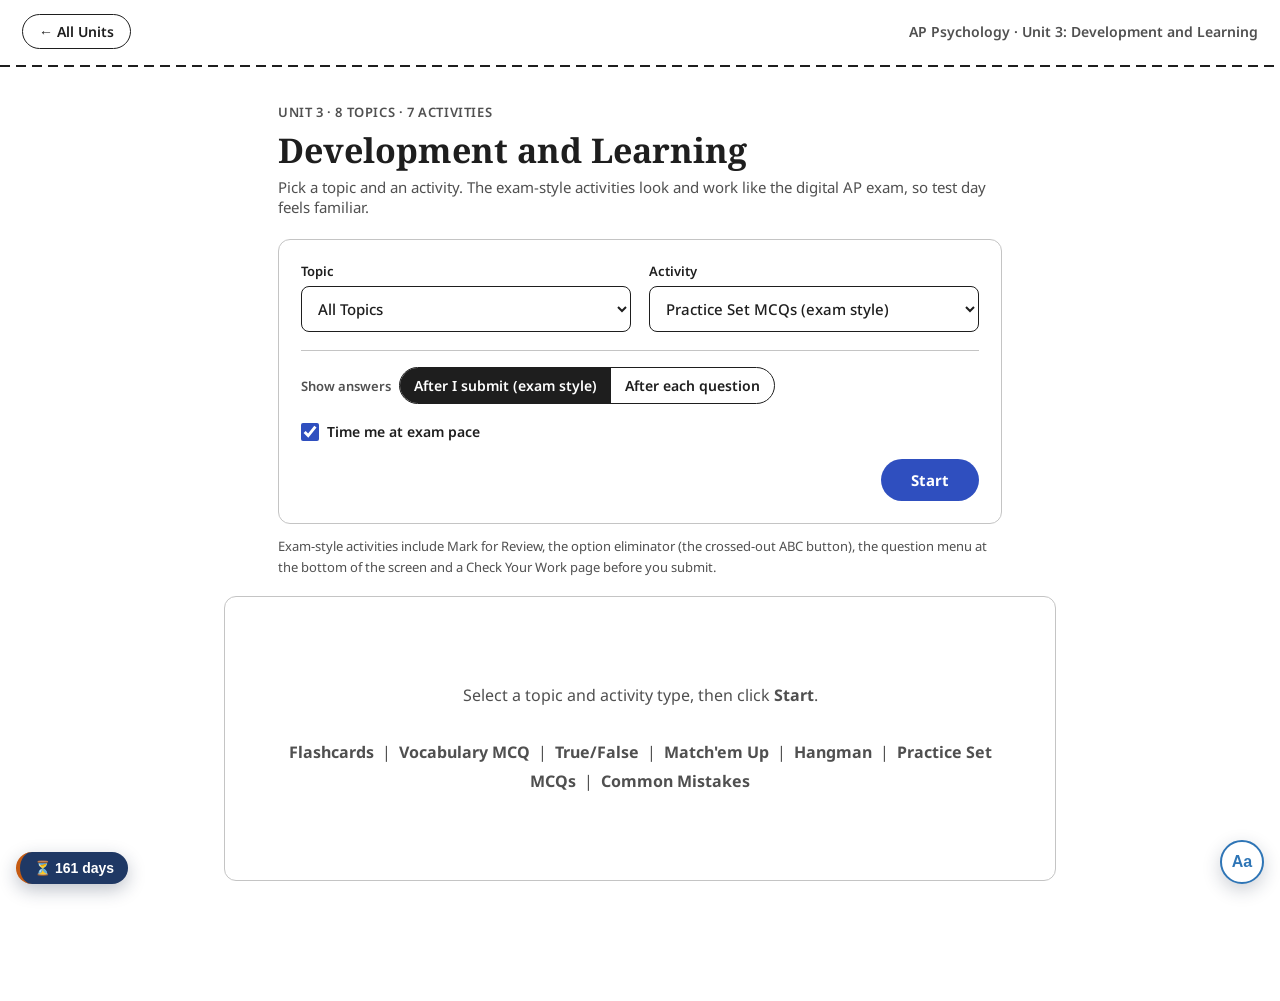
<file: unit3_revision_quiz.html>
<!DOCTYPE html>
<html lang="en">
<head>
<meta charset="UTF-8">
<meta name="viewport" content="width=device-width, initial-scale=1.0">
<title>Unit 3: Development and Learning | AP Psychology Revision</title>
<link rel="preconnect" href="https://fonts.googleapis.com">
<link rel="preconnect" href="https://fonts.gstatic.com" crossorigin>
<link href="https://fonts.googleapis.com/css2?family=Noto+Sans:wght@400;500;600;700&family=Noto+Serif:wght@400;700&display=swap" rel="stylesheet">
<style>
*,*::before,*::after{box-sizing:border-box;margin:0;padding:0;}
body{font-family:'Outfit',sans-serif;background:#f0f4fb;color:#1a2744;min-height:100vh;}
header{background:#1a2744;color:#fff;padding:26px 20px 22px;text-align:center;}
header .eyebrow{font-size:11px;letter-spacing:3px;text-transform:uppercase;color:#7fa8d4;margin-bottom:8px;}
header h1{font-family:'Playfair Display',serif;font-size:26px;color:#fff;line-height:1.3;}
header .subtitle{margin-top:7px;font-size:13px;color:#a8c4e0;}
.controls-bar{background:#fff;border-bottom:2px solid #dde6f4;padding:14px 20px;display:flex;flex-wrap:wrap;gap:10px;justify-content:center;align-items:center;position:sticky;top:0;z-index:100;box-shadow:0 2px 10px rgba(26,39,68,.09);}
.controls-bar select{padding:9px 13px;font-family:'Outfit',sans-serif;font-size:14px;font-weight:500;border:2px solid #c8d8ee;border-radius:8px;background:#f4f6fb;color:#1a2744;cursor:pointer;outline:none;min-width:175px;}
.controls-bar select:focus{border-color:#2E75B6;}
.btn-start{padding:9px 26px;font-family:'Outfit',sans-serif;font-size:14px;font-weight:700;background:#1a2744;color:#fff;border:none;border-radius:8px;cursor:pointer;transition:background .2s;}
.btn-start:hover{background:#2E75B6;}
.main{max-width:860px;margin:28px auto;padding:0 14px 60px;}
#quizArea{background:#fff;border-radius:12px;padding:28px;box-shadow:0 2px 16px rgba(26,39,68,.07);min-height:280px;}
.placeholder-text{text-align:center;padding:56px 20px;color:#7a90b5;font-size:16px;line-height:1.8;}
.progress-row{display:flex;justify-content:space-between;align-items:center;margin-bottom:12px;font-size:13px;font-weight:500;color:#4a6080;}
.progress-bar-track{height:5px;background:#e0e8f4;border-radius:3px;margin-bottom:22px;overflow:hidden;}
.progress-bar-fill{height:100%;background:#2E75B6;border-radius:3px;transition:width .4s ease;}
.question-text{font-size:15px;line-height:1.75;margin-bottom:20px;color:#1a2744;}
.stem-label{display:block;font-size:10px;font-weight:700;letter-spacing:2px;text-transform:uppercase;color:#7fa8d4;margin-bottom:8px;}
.skill-badge{display:inline-block;font-size:10px;font-weight:700;letter-spacing:1px;text-transform:uppercase;padding:3px 10px;border-radius:20px;margin-bottom:13px;}
.skill-1{background:#e8eef8;color:#3a5a8a;}
.skill-2{background:#e3f2fd;color:#1565c0;}
.skill-3{background:#fff3e0;color:#e65100;}
.skill-4{background:#e8f5e9;color:#2e7d32;}
.options-list{display:flex;flex-direction:column;gap:9px;}
.option-btn{display:flex;align-items:flex-start;gap:11px;padding:13px 15px;border:2px solid #d0ddef;border-radius:8px;background:#f8fafd;cursor:pointer;font-family:'Outfit',sans-serif;font-size:14px;line-height:1.5;color:#1a2744;text-align:left;transition:border-color .15s,background .15s;width:100%;}
.option-btn:hover:not(:disabled){border-color:#2E75B6;background:#eaf3fc;}
.option-btn .letter{font-weight:700;min-width:20px;color:#2E75B6;flex-shrink:0;}
.option-btn.correct{border-color:#28a745;background:#d4edda;color:#155724;}
.option-btn.incorrect{border-color:#dc3545;background:#f8d7da;color:#721c24;}
.option-btn.revealed{border-color:#28a745;background:#d4edda;color:#155724;}
.option-btn:disabled{cursor:default;}
.feedback-box{margin-top:16px;padding:13px 16px;border-radius:8px;font-size:14px;font-weight:600;}
.feedback-box.correct{background:#d4edda;color:#155724;}
.feedback-box.incorrect{background:#f8d7da;color:#721c24;}
.feedback-box.neutral{background:#e8f1fa;color:#1a4a7a;}
.btn-next{display:inline-block;margin-top:16px;padding:11px 28px;font-family:'Outfit',sans-serif;font-size:14px;font-weight:700;background:#1a2744;color:#fff;border:none;border-radius:8px;cursor:pointer;transition:background .2s;}
.btn-next:hover{background:#2E75B6;}
.flashcard-wrapper{perspective:1200px;max-width:660px;margin:16px auto;height:240px;cursor:pointer;}
.flashcard-inner{position:relative;width:100%;height:100%;transform-style:preserve-3d;transition:transform .55s ease;}
.flashcard-wrapper.flipped .flashcard-inner{transform:rotateY(180deg);}
.flashcard-face{position:absolute;inset:0;backface-visibility:hidden;border-radius:12px;display:flex;flex-direction:column;align-items:center;justify-content:center;padding:26px 30px;text-align:center;}
.flashcard-front{background:#1a2744;color:#fff;}
.flashcard-front .face-label{font-size:10px;letter-spacing:3px;text-transform:uppercase;color:#7fa8d4;margin-bottom:12px;}
.flashcard-front .face-term{font-size:20px;font-weight:700;line-height:1.35;}
.flashcard-back{background:#eef4fc;border:2px solid #c8d8ee;transform:rotateY(180deg);}
.flashcard-back .face-label{font-size:10px;letter-spacing:3px;text-transform:uppercase;color:#4a6080;margin-bottom:12px;}
.flashcard-back .face-def{font-size:14px;line-height:1.65;color:#1a2744;}
.flashcard-hint{text-align:center;margin-top:10px;font-size:12px;color:#7a90b5;}
.flashcard-nav{display:flex;gap:10px;justify-content:center;margin-top:18px;}
.flashcard-nav button{padding:9px 22px;font-family:'Outfit',sans-serif;font-size:13px;font-weight:600;border:2px solid #1a2744;border-radius:8px;background:#fff;color:#1a2744;cursor:pointer;transition:all .15s;}
.flashcard-nav button:hover{background:#1a2744;color:#fff;}
.flashcard-nav button.self-rate-good{border-color:#28a745;color:#1e7b34;}
.flashcard-nav button.self-rate-good:hover{background:#28a745;color:#fff;}
.flashcard-nav button.self-rate-review{border-color:#dc3545;color:#a72638;}
.flashcard-nav button.self-rate-review:hover{background:#dc3545;color:#fff;}
.match-grid{display:grid;grid-template-columns:1fr 1fr;gap:18px;}
@media(max-width:580px){.match-grid{grid-template-columns:1fr;}}
.match-col-label{font-size:10px;font-weight:700;letter-spacing:2px;text-transform:uppercase;color:#7a90b5;margin-bottom:8px;}
.match-terms,.match-defs{display:flex;flex-direction:column;gap:8px;}
.match-term{padding:11px 13px;background:#1a2744;color:#fff;border-radius:7px;font-size:13px;font-weight:600;cursor:grab;user-select:none;transition:opacity .2s;}
.match-term.dragging{opacity:.35;}
.match-def{padding:11px 13px;background:#f4f6fb;border:2px dashed #b0c4de;border-radius:7px;font-size:12px;min-height:60px;position:relative;transition:border-color .15s,background .15s;}
.match-def.drag-over{border-color:#2E75B6;background:#e3f2fd;border-style:solid;}
.match-def.correct{border-color:#28a745;background:#d4edda;border-style:solid;}
.match-def.incorrect{border-color:#dc3545;background:#f8d7da;border-style:solid;}
.match-dropped{display:block;font-weight:700;font-size:12px;color:#1a2744;background:#c8d8ee;border-radius:4px;padding:2px 7px;margin-bottom:4px;}
.match-check-btn{display:block;margin:18px auto 0;padding:11px 30px;font-family:'Outfit',sans-serif;font-size:14px;font-weight:700;background:#2E75B6;color:#fff;border:none;border-radius:8px;cursor:pointer;}
.match-check-btn:hover{background:#1a5a9a;}
.hangman-container{display:flex;flex-direction:column;align-items:center;}
.hangman-svg{width:180px;height:200px;}
.hangman-hint{background:#e8f1fa;border-left:4px solid #2E75B6;padding:11px 15px;border-radius:0 8px 8px 0;font-size:13px;font-style:italic;color:#2a4a70;margin-bottom:18px;max-width:520px;width:100%;}
.word-display{font-size:1.7rem;letter-spacing:6px;font-family:'Courier New',monospace;font-weight:700;margin:14px 0;word-break:break-all;text-align:center;}
.keyboard{display:flex;flex-wrap:wrap;gap:5px;justify-content:center;max-width:440px;margin-top:14px;}
.key{width:35px;height:35px;display:flex;align-items:center;justify-content:center;font-size:13px;font-weight:700;font-family:'Outfit',sans-serif;background:#1a2744;color:#fff;border:none;border-radius:5px;cursor:pointer;transition:background .15s;}
.key:hover:not(:disabled){background:#2E75B6;}
.key:disabled{opacity:.45;cursor:default;}
.key.correct-guess{background:#28a745;}
.key.wrong-guess{background:#dc3545;}
.score-screen{text-align:center;padding:36px 20px;}
.score-screen .big-score{font-family:'Playfair Display',serif;font-size:60px;font-weight:700;color:#1a2744;line-height:1;margin-bottom:8px;}
.score-screen .score-label{font-size:17px;color:#4a6080;margin-bottom:22px;}
.score-screen .score-message{font-size:20px;font-weight:700;margin-bottom:6px;color:#1a2744;}
.btn-restart{display:inline-block;margin-top:20px;padding:11px 32px;font-family:'Outfit',sans-serif;font-size:14px;font-weight:700;background:#1a2744;color:#fff;border:none;border-radius:8px;cursor:pointer;}
.btn-restart:hover{background:#2E75B6;}
.btn-print{background:#2E75B6;margin-left:10px;}
.btn-print:hover{background:#1a5a9a;}
.mistake-topic-header{font-size:11px;font-weight:700;letter-spacing:2px;text-transform:uppercase;color:#7a90b5;margin:22px 0 10px;}
.mistake-topic-header:first-child{margin-top:0;}
.mistake-item{background:#fff3e0;border-left:4px solid #e65100;padding:12px 15px;border-radius:0 8px 8px 0;font-size:14px;line-height:1.65;margin-bottom:12px;color:#5a3a00;}
.review-block{text-align:left;background:#f8fafd;border:2px solid #d0ddef;border-radius:10px;padding:16px 18px;margin:22px 0;max-height:320px;overflow-y:auto;}
.review-header{font-size:12px;font-weight:700;letter-spacing:1px;text-transform:uppercase;color:#4a6080;margin-bottom:10px;}
.review-item{font-size:13px;line-height:1.6;padding:8px 0;border-bottom:1px solid #e0e8f4;}
.review-item:last-child{border-bottom:none;}
.review-item strong{color:#1a2744;}
.review-correct{color:#155724;display:block;margin-top:2px;}
@media(max-width:480px){
  header h1{font-size:20px;}
  #quizArea{padding:16px;}
  .word-display{font-size:1.2rem;letter-spacing:3px;}
  .key{width:28px;height:28px;font-size:11px;}
  .controls-bar select{min-width:140px;font-size:13px;}
}
</style>
<style>
.topbar{background:#1a2744;padding:10px 16px;text-align:left;}
.back-btn{display:inline-block;font-family:'Outfit',Arial,sans-serif;font-size:13px;font-weight:600;color:#fff;text-decoration:none;padding:7px 14px;border:1.5px solid #7fa8d4;border-radius:20px;background:rgba(255,255,255,.08);}
.back-btn:hover{background:#2E75B6;border-color:#2E75B6;}
.topbar.light{background:#fff;border-bottom:1px solid #ccc;}
.topbar.light .back-btn{color:#1a2744;border-color:#1a2744;background:#f4f6fb;}
.topbar.light .back-btn:hover{background:#1a2744;color:#fff;}
</style>
<link rel="stylesheet" href="exam.css">
<link rel="stylesheet" href="dark.css">
<script src="settings.js" data-dark></script>
</head>
<body>
<nav class="bb-top"><a class="bb-back" href="index.html">&larr; All Units</a><span class="bb-crumb">AP Psychology &middot; Unit 3: Development and Learning</span></nav>
<div class="bb-dash"></div>
<section class="bb-start">
  <div class="bb-eyebrow">Unit 3 &middot; 8 topics &middot; 7 activities</div>
  <h1>Development and Learning</h1>
  <p class="bb-sub">Pick a topic and an activity. The exam-style activities look and work like the digital AP exam, so test day feels familiar.</p>
  <div class="bb-panel">
    <div class="bb-field"><label for="topicSelect">Topic</label>
  <select id="topicSelect">
      <option value="all">All Topics</option>
      <option value="3.1">3.1 - Themes and Methods</option>
      <option value="3.2">3.2 - Physical Development</option>
      <option value="3.4">3.4 - Cognitive Development</option>
      <option value="3.5">3.5 - Communication and Language</option>
      <option value="3.6">3.6 - Social-Emotional Development</option>
      <option value="3.7">3.7 - Classical Conditioning</option>
      <option value="3.8">3.8 - Operant Conditioning</option>
      <option value="3.9">3.9 - Social and Cognitive Factors</option>
      </select>
    </div>
    <div class="bb-field"><label for="modeSelect">Activity</label>
  <select id="modeSelect">
    <option value="practice" selected>Practice Set MCQs (exam style)</option>
    <option value="flash">Flashcards</option>
    <option value="mcq">Vocabulary MCQ (exam style)</option>
    <option value="tf">True / False (exam style)</option>
    <option value="match">Match'em Up</option>
    <option value="hangman">Hangman</option>
    <option value="mistakes">Common Mistakes</option>
  </select>
    </div>
    <div class="bb-opts">
      <div><span class="bb-optlabel">Show answers</span><span class="bb-seg">
        <input type="radio" name="bbFeedback" id="fbEnd" value="end" checked><label for="fbEnd">After I submit (exam style)</label>
        <input type="radio" name="bbFeedback" id="fbEach" value="each"><label for="fbEach">After each question</label></span></div>
      <label class="bb-check"><input type="checkbox" id="bbPace" checked> Time me at exam pace</label>
    </div>
    <div class="bb-actions"><button class="btn-start" id="startBtn">Start</button></div>
  </div>
  <p class="bb-note">Exam-style activities include Mark for Review, the option eliminator (the crossed-out ABC button), the question menu at the bottom of the screen and a Check Your Work page before you submit.</p>
</section>
<div class="main">
  <div id="quizArea">
    <div class="placeholder-text">
      Select a topic and activity type, then click <strong>Start</strong>.<br><br>
      <strong>Flashcards</strong> &nbsp;|&nbsp; <strong>Vocabulary MCQ</strong> &nbsp;|&nbsp; <strong>True/False</strong> &nbsp;|&nbsp; <strong>Match'em Up</strong> &nbsp;|&nbsp; <strong>Hangman</strong> &nbsp;|&nbsp; <strong>Practice Set MCQs</strong> &nbsp;|&nbsp; <strong>Common Mistakes</strong>
    </div>
  </div>
</div>

<script>
// ==============================================================
// TERMS DATABASE
// ==============================================================
const termsDB = {
  "3.1": [
    {term:"Developmental psychology",def:"The scientific study of how humans grow, change, and adapt throughout their entire lifespan"},
    {term:"Stability & Change",def:"Examines whether traits remain consistent throughout life or change significantly over time."},
    {term:"Nature vs. Nurture",def:"Debate on how much behavior is influenced by genetics vs environment."},
    {term:"Continuous Development",def:"Development occurs gradually and cumulatively, without sharp breaks."},
    {term:"Discontinuous Development",def:"Development occurs in distinct, separate stages with qualitative leaps."},
    {term:"Cross-sectional research",def:"Data collected from different groups of participants at a single point in time."},
    {term:"Longitudinal research",def:"The same group of participants are studied repeatedly over a long period of time."}
  ],
  "3.2": [
    {term:"Teratogens",def:"Any substance or agent that can cause harm to a developing fetus during pregnancy"},
    {term:"Genetic Mutation",def:"A permanent change in the DNA sequence of an organism."},
    {term:"Prenatal development",def:"Process of a baby's growth within the womb, from conception to birth."},
    {term:"Infancy",def:"Developmental stage from birth to approximately one year old."},
    {term:"Childhood",def:"Stage from birth until the onset of adolescence (roughly ages 3-11)."},
    {term:"Physical Development",def:"Bodily changes and growth throughout a lifespan."},
    {term:"Fine Motor Coordination",def:"Ability to make precise, small movements using hands and fingers."},
    {term:"Gross Motor Coordination",def:"Ability to perform large, coordinated movements using major muscle groups."},
    {term:"Infant reflexes",def:"Automatic, involuntary movements present in babies at birth."},
    {term:"Rooting Reflex",def:"Infant's response to touch on the cheek, turning their head to locate food."},
    {term:"Visual cliff apparatus",def:"Experimental setup used to test an infant's depth perception."},
    {term:"Depth perception",def:"Ability to perceive relative distance of objects in three dimensions."},
    {term:"Critical period",def:"Specific window where organism is highly sensitive to environmental stimuli."},
    {term:"Imprinting",def:"Rapid learning where a young animal forms a strong attachment to the first moving object seen."},
    {term:"Adolescence",def:"Transition period between childhood and adulthood."},
    {term:"Growth Spurt",def:"Rapid increase in height and weight during adolescence."},
    {term:"Puberty",def:"Period of physical maturation to sexual maturity."},
    {term:"Primary Sex Characteristics",def:"Physical traits directly involved in reproduction."},
    {term:"Secondary Sex Characteristics",def:"Physical features distinguishing sexes not involved in reproduction."},
    {term:"Menarche",def:"The first menstrual period a female experiences."},
    {term:"Spermarche",def:"The first time a male experiences ejaculation."},
    {term:"Menopause",def:"Biological cessation of menstruation and fertility in women."}
  ],
  "3.4": [
    {term:"Jean Piaget",def:"Psychologist known for theory of cognitive development in children."},
    {term:"Schemas",def:"Mental framework that helps individuals organize and interpret information."},
    {term:"Assimilation",def:"Incorporating new information into existing mental schemas."},
    {term:"Accommodation",def:"Modifying existing mental schemas to fit new information."},
    {term:"Sensorimotor Stage",def:"First stage of cognitive development (birth to 2 years), learning through senses."},
    {term:"Object Permanence",def:"Understanding that an object continues to exist even when hidden."},
    {term:"Preoperational Stage",def:"Second stage (ages 2-7), using symbols/language but lacking logic."},
    {term:"Conservation",def:"Understanding quantity remains the same even if appearance changes."},
    {term:"Reversibility",def:"Ability to understand actions or processes can be reversed."},
    {term:"Animism",def:"Belief that inanimate objects have living characteristics."},
    {term:"Egocentrism",def:"Inability to see a situation from another person's perspective."},
    {term:"Theory of Mind",def:"Ability to understand others have their own unique thoughts and beliefs."},
    {term:"Concrete Operational Stage",def:"Third stage (ages 7-11), thinking logically about concrete situations."},
    {term:"Formal Operational Stage",def:"Final stage (age 11+), ability to think abstractly and hypothetically."},
    {term:"Lev Vygotsky",def:"Emphasized cognitive development is influenced by social interactions/culture."},
    {term:"Scaffolding",def:"Providing temporary support to a learner within their zone of proximal development."},
    {term:"Zone of Proximal Development",def:"Range of tasks a learner can do with guidance but not yet alone."},
    {term:"Crystallized Intelligence",def:"Ability to apply previously learned knowledge and experience."},
    {term:"Fluid Intelligence",def:"Ability to reason and solve new problems flexibly."},
    {term:"Dementia",def:"Significant decline in cognitive functions interfering with daily life."}
  ],
  "3.5": [
    {term:"Language",def:"Complex system of communication following grammar rules."},
    {term:"Phonemes",def:"The smallest distinctive unit of sound in a spoken language."},
    {term:"Morphemes",def:"The smallest meaningful unit of language."},
    {term:"Semantics",def:"The study of meaning in language."},
    {term:"Grammar",def:"System of rules governing structure of a language."},
    {term:"Syntax",def:"Rules governing how words are arranged to form sentences."},
    {term:"Nonverbal gestures",def:"Body movements used to convey meaning without speaking."},
    {term:"Cooing",def:"Early infancy stage producing soft, vowel-like sounds."},
    {term:"Babbling",def:"Early childhood stage producing repetitive consonant-vowel combinations."},
    {term:"One-Word Stage",def:"Phase where infants communicate using single words."},
    {term:"Telegraphic Speech",def:"Stage using short, two-word phrases omitting grammatical elements."},
    {term:"Overgeneralization",def:"Applying grammatical rules too broadly (e.g., 'goed')."}
  ],
  "3.6": [
    {term:"Ecological Systems Theory",def:"Bronfenbrenner's framework explaining environmental influences on development."},
    {term:"Microsystem",def:"Most immediate environment (family, peers)."},
    {term:"Mesosystem",def:"Connections between immediate environments (e.g., family & school)."},
    {term:"Exosystem",def:"External environments indirectly influencing development."},
    {term:"Macrosystem",def:"Broader societal influences (culture, laws)."},
    {term:"Chronosystem",def:"Dimension of time and transitions throughout a person's life."},
    {term:"Authoritarian Parenting",def:"Strict rules, high expectations, low responsiveness."},
    {term:"Authoritative Parenting",def:"Demanding but responsive, clear rules with open communication."},
    {term:"Permissive Parenting",def:"Lenient, few rules, high freedom."},
    {term:"Secure Attachment",def:"Child feels comfortable exploring, trusts reliable caregiver."},
    {term:"Insecure Avoidant Attachment",def:"Child shows little distress upon separation, avoids reunion."},
    {term:"Insecure Anxious Attachment",def:"Persistent fear of abandonment, clingy behavior."},
    {term:"Insecure Disorganized Attachment",def:"Inconsistent mix of avoidant and anxious behaviors."},
    {term:"Temperament",def:"Individual's characteristic level of emotional excitability."},
    {term:"Separation Anxiety",def:"Distress when separated from primary caregiver."},
    {term:"Harry Harlow’s research",def:"Monkey experiments proving importance of contact comfort over food."},
    {term:"Parallel play",def:"Children play alongside each other without direct interaction."},
    {term:"Pretend play",def:"Symbolic play using objects to represent something else."},
    {term:"Imaginary audience",def:"Adolescent belief that others are constantly watching them."},
    {term:"Personal fable",def:"Adolescent belief they are unique, special, and invulnerable."},
    {term:"Social Clock",def:"Culturally established timeline for life events."},
    {term:"Emerging Adulthood",def:"Exploration period from late teens to mid-twenties."},
    {term:"Erik Erikson",def:"Creator of Psychosocial development theory (8 stages)."},
    {term:"Trust & Mistrust",def:"Erikson Stage 1: Infants learn world reliability."},
    {term:"Autonomy & Shame",def:"Erikson Stage 2: Toddlers learn independence vs doubt."},
    {term:"Initiative vs. Guilt",def:"Erikson Stage 3: Preschoolers initiate tasks or feel guilty."},
    {term:"Industry & Inferiority",def:"Erikson Stage 4: Children strive for competence vs feeling inferior."},
    {term:"Identity & Role Confusion",def:"Erikson Stage 5: Adolescents establish sense of self."},
    {term:"Intimacy & Isolation",def:"Erikson Stage 6: Young adults form deep relationships."},
    {term:"Generativity & Stagnation",def:"Erikson Stage 7: Middle adulthood contribution vs feeling stuck."},
    {term:"Integrity & Despair",def:"Erikson Stage 8: Older adults reflect with satisfaction or regret."}
  ],
  "3.7": [
    {term:"Behavioral psychology",def:"Perspective focusing solely on observable behaviors shaped by environment."},
    {term:"Classical Conditioning",def:"Learning where neutral stimulus becomes associated with natural stimulus."},
    {term:"Association",def:"Mental connection formed between concepts or events."},
    {term:"Unconditioned Stimulus",def:"Stimulus naturally triggering a reflexive response."},
    {term:"Unconditioned response",def:"Natural, automatic reaction to a stimulus."},
    {term:"Conditioned Stimulus",def:"Previously neutral stimulus that now triggers a learned response."},
    {term:"Conditioned Response",def:"Learned behavior triggered by a conditioned stimulus."},
    {term:"Neutral Stimulus",def:"Stimulus initially producing no specific response."},
    {term:"Acquisition",def:"Initial stage of learning when a conditioned response is established."},
    {term:"Extinction",def:"Gradual weakening and disappearance of a learned behavior when reinforcement stops."}
  ],
  "3.8": [
    {term:"Operant Conditioning",def:"Learning based on consequences (rewards and punishments) of behavior."},
    {term:"B.F. Skinner",def:"Psychologist most closely associated with Operant Conditioning."},
    {term:"Positive Reinforcement",def:"Adding a desirable stimulus to increase a behavior."},
    {term:"Negative Reinforcement",def:"Removing an unpleasant stimulus to increase a behavior."},
    {term:"Punishment",def:"Adding an unpleasant consequence to decrease a behavior."}
  ],
  "3.9": [
    {term:"Observational Learning",def:"Learning by watching and imitating others."},
    {term:"Albert Bandura",def:"Psychologist known for the Bobo Doll experiment and social learning theory."},
    {term:"Mirror Neurons",def:"Brain cells that fire both when acting and when observing the same action."}
  ]
};

// ==============================================================
// COMMON MISTAKES DATABASE
// ==============================================================
const mistakesDB = {
  "3.1": [
    "Students often think cross-sectional and longitudinal studies differ only in how long they take. Actually, a cross-sectional study compares different people of different ages at one point in time, so cohort effects can distort it, while a longitudinal study follows the same people over time, so attrition can distort it.",
    "Students often treat continuity versus discontinuity as the same debate as nature versus nurture. Actually, continuity versus discontinuity asks whether development is gradual or happens in distinct stages, while nature versus nurture asks whether genes or experience drive the change.",
    "Students often assume a strong correlation in a developmental study shows cause and effect. Actually, many variables in children rise together simply because children get older, so age or another third variable may explain the link.",
    "Students often think developmental psychologists avoid experiments because experiments are too difficult to run. Actually, the main reason is ethics: researchers cannot randomly assign children to potentially harmful conditions, so they rely on correlational and longitudinal designs."
  ],
  "3.2": [
    "Students often believe every child should reach motor milestones at the same age. Actually, the sequence of milestones (such as sitting before standing before walking) is very consistent, but the age at which each appears varies within a normal range.",
    "Students often think teratogens only cause harm late in pregnancy. Actually, many teratogens do the most damage early, when the baby's organs are first forming, often before a person even knows they are pregnant.",
    "Students often confuse newborn reflexes with learned responses. Actually, reflexes such as rooting and grasping are present at birth without any learning, while conditioned responses only appear after experience.",
    "Students often assume physical decline in late adulthood hits every sense and ability equally. Actually, changes such as hearing loss for high-pitched sounds and reduced smell and taste are common, but the pace varies widely, and exercise and an active lifestyle can slow many declines."
  ],
  "3.4": [
    "Students often mix up assimilation and accommodation. Actually, assimilation is fitting new information into an existing schema, while accommodation is changing the schema itself when the new information does not fit.",
    "Students often treat scaffolding and the zone of proximal development as the same thing. Actually, the zone of proximal development is the range of tasks a learner can do with help but not yet alone, while scaffolding is the support given within that range.",
    "Students often think a lack of conservation means a child cannot count. Actually, the child may count perfectly well but still judges quantity by how it looks, for example believing that a spread-out row of coins contains more coins.",
    "Students often say all intelligence declines with age. Actually, fluid intelligence (quick reasoning with new problems) tends to decline from early adulthood, while crystallized intelligence (accumulated knowledge and vocabulary) is usually maintained or grows into late adulthood."
  ],
  "3.5": [
    "Students often think phonemes and morphemes are both units of meaning. Actually, phonemes are the smallest units of sound and carry no meaning on their own, while morphemes are the smallest units that carry meaning, such as the ending -ed.",
    "Students often see errors like goed or mouses as signs of a language problem. Actually, overgeneralization shows that a child has learned a grammar rule and is applying it too widely, which is a normal step in language development.",
    "Students often describe a fixed deadline after which a second language can never be learned. Actually, language acquisition has a sensitive period: learning is easiest early in life, especially for pronunciation, but older learners can still become fluent.",
    "Students often confuse syntax and semantics. Actually, syntax is the set of rules for ordering words into sentences, while semantics is the set of rules for getting meaning from words and sentences."
  ],
  "3.6": [
    "Students often think a securely attached infant is one who does not cry when the caregiver leaves. Actually, secure infants usually do show some distress at separation; what marks them as secure is that they are quickly comforted when the caregiver returns and then go back to exploring.",
    "Students often mix up authoritarian and authoritative parenting. Actually, authoritarian parents demand obedience with little warmth or explanation, while authoritative parents combine clear rules with warmth and open discussion.",
    "Students often think Harlow's studies showed that feeding is the basis of attachment. Actually, the infant monkeys preferred the soft cloth mother over the wire mother that provided milk, showing that contact comfort matters more than food.",
    "Students often place Erikson's stages in the wrong age group. Actually, identity versus role confusion belongs to adolescence, intimacy versus isolation to early adulthood, generativity versus stagnation to middle adulthood, and integrity versus despair to late adulthood."
  ],
  "3.7": [
    "Students often think the unconditioned response and the conditioned response must be different behaviours. Actually, they are usually the same kind of reaction (for example, salivating). What changes is the trigger: the UCS causes the UCR without any learning, while the CS causes the CR only after it has been paired with the UCS.",
    "Students often think extinction erases the learned association. Actually, extinction only weakens the conditioned response when the CS keeps appearing without the UCS. Spontaneous recovery after a rest period shows the association was suppressed, not deleted.",
    "Students often mix up stimulus generalization and stimulus discrimination. Actually, generalization is responding to stimuli that are similar to the CS, while discrimination is learning to respond to the CS but not to similar stimuli that were never paired with the UCS.",
    "Students often call any behaviour followed by a consequence classical conditioning. Actually, classical conditioning involves automatic, involuntary responses to a stimulus that comes before them. If a behaviour changes because of what happens after it, that is operant conditioning."
  ],
  "3.8": [
    "Students often think negative reinforcement is the same as punishment. Actually, all reinforcement increases a behaviour; negative reinforcement does this by removing something unpleasant, while punishment decreases a behaviour.",
    "Students often label any consequence that takes something away as negative reinforcement. Actually, removing something unpleasant to increase a behaviour is negative reinforcement, while removing something pleasant to decrease a behaviour is negative punishment.",
    "Students often believe a behaviour reinforced every time is the hardest to stop. Actually, continuous reinforcement leads to fast learning but also fast extinction, while partial schedules, especially variable-ratio, make behaviour more resistant to extinction.",
    "Students often mix up ratio and interval schedules. Actually, ratio schedules depend on the number of responses (for example, a bonus for every tenth sale), while interval schedules depend on time passing (for example, checking for new likes that arrive at unpredictable times)."
  ],
  "3.9": [
    "Students often think learning has not happened unless it shows right away. Actually, latent learning happens without reinforcement and stays hidden until there is a reason to use it, as when rats suddenly run a maze quickly once food is added.",
    "Students often mix up insight learning and latent learning. Actually, insight is the sudden realization of how to solve a problem, while latent learning is knowledge gained earlier that only appears later when it becomes useful.",
    "Students often think observational learning requires the observer to be rewarded or punished. Actually, people can learn simply by watching a model, and seeing someone else receive a consequence (vicarious reinforcement or punishment) can change behaviour without any direct experience.",
    "Students often assume that watching a behaviour means a person will always copy it. Actually, Bandura showed that attention, memory, ability and motivation all affect whether an observed behaviour is actually performed."
  ]
};

// ==============================================================
// PRACTICE SET DATABASE -- 42 questions across 8 sections
// ==============================================================
const practiceDB = {
  "3.1": [
    {q:"Researchers in Toronto recruited 400 ten-year-olds in 2010 and have measured their reading habits every two years since. By 2026, only 230 of the original participants remain in the study. The researchers report that, as a group, the remaining participants now read more books per year than the full sample did at the start. Which limitation most seriously threatens this conclusion?",opts:["Cohort effects, because the participants grew up in a different era from today's ten-year-olds","Attrition, because the participants who left the study may differ in important ways, such as reading less, from those who stayed","A lack of random assignment, because longitudinal studies must assign participants to conditions to measure change","Cross-sectional bias, because participants of different ages were compared at a single point in time"],answer:1,skill:"Skill 2"},
    {q:"Dr. Okafor wants to know whether the ability to multitask changes with age. In a single week, she gives the same multitasking test to a group of 12-year-olds, a group of 30-year-olds and a group of 65-year-olds, then compares the average score of each group. Which research design did Dr. Okafor use, and what is one weakness of it?",opts:["A cross-sectional design, because the age groups grew up in different eras, so differences may reflect cohort effects rather than aging","A longitudinal design, because participants may drop out before the study is complete","A cross-sectional design, because the same participants must be retested many times, which takes years","A longitudinal design, because participants' scores may improve simply from practice with the test"],answer:0,skill:"Skill 2"},
    {q:"Dr. Haddad argues that children's thinking does not simply improve a little each year. Instead, she claims, all children pass through the same series of qualitatively different stages in the same order, and a child in one stage thinks in a fundamentally different way from a child in the next. Which developmental view is most consistent with Dr. Haddad's position?",opts:["The continuity view, because development follows a fixed, universal order","The stability view, because traits remain the same across the lifespan","The nurture view, because the stages are produced by the child's environment","The discontinuity view, because development occurs in distinct stages rather than gradual steps"],answer:3,skill:"Skill 1"},
    {q:"A researcher in Seoul measures the vocabulary size and the shoe size of 300 children aged 3 to 10 and finds a strong positive correlation between the two. A news website reports the finding with a headline claiming that growing feet help children learn more words. Which concept best explains why the headline's conclusion is not justified?",opts:["The directionality problem, because learning more words might cause children's feet to grow","Social desirability bias, because parents may exaggerate the size of their children's vocabulary","The third variable problem, because age could cause increases in both shoe size and vocabulary","Falsifiability, because the claim could not be tested with any possible evidence"],answer:2,skill:"Skill 2"},
    {q:"Dr. Lindqvist recorded the ages of 30 children aged 3 to 9 and the time each child needed to complete the same simple puzzle. Children aged 3 to 4 needed about 90 seconds on average, children aged 5 to 6 needed about 60 seconds, and children aged 7 to 9 needed about 35 seconds. Which statement best describes these results?",opts:["There is a negative correlation between age and completion time, so older children tended to finish faster.","There is a positive correlation between age and completion time, because both variables changed together.","The results show that getting older causes children to solve puzzles faster.","There is no correlation, because completion time decreased instead of increased."],answer:0,skill:"Skill 3"},
    {q:"Researchers want to know whether high caffeine intake during pregnancy increases the risk of low birth weight. Instead of running an experiment, they collect records of how much caffeine 2,000 pregnant women reported consuming and the birth weights of their babies. Which statement best explains why the researchers chose this design?",opts:["A correlational design allows them to establish that caffeine causes low birth weight.","Randomly assigning pregnant women to consume high levels of caffeine would expose developing babies to possible harm.","Correlational designs give researchers more control over confounding variables than experiments do.","Experiments cannot be conducted with adult participants, so only correlational designs are possible."],answer:1,skill:"Skill 2"}
  ],
  "3.2": [
    {q:"An audiologist measured the softest sound, in decibels (dB), that people in three age groups could detect for a low-pitched tone (500 Hz) and a high-pitched tone (8,000 Hz). For the 500 Hz tone, the average thresholds were 5 dB for people in their 20s, 8 dB for people in their 50s and 12 dB for people in their 80s. For the 8,000 Hz tone, the averages were 6 dB, 25 dB and 60 dB for the same groups. Which conclusion is best supported by these data?",opts:["People in their 80s hear low-pitched tones more poorly than high-pitched tones.","Age has no effect on hearing low-pitched tones, because all of those thresholds were below 15 dB.","Age-related hearing loss is much greater for high-pitched tones than for low-pitched tones.","People in their 20s need louder sounds than people in their 80s to detect high-pitched tones."],answer:2,skill:"Skill 3"},
    {q:"Ines is worried because her 14-month-old son, Tomás, has not yet taken his first steps, while her neighbour's 10-month-old daughter is already walking. Tomás is healthy, crawls well and pulls himself up to stand while holding onto furniture. Which response would a developmental psychologist most likely give Ines?",opts:["Tomás should be praised for every step he takes, because walking is mainly learned through reinforcement.","Tomás has probably missed a critical period for walking and needs therapy immediately.","Tomás is likely showing a delay in fine motor skills, which are the skills that control walking.","Motor milestones follow a predictable sequence, but the age at which each is reached varies across a normal range."],answer:3,skill:"Skill 1"},
    {q:"A nurse in Accra is showing new parents how to encourage their newborn to start feeding. She gently strokes the baby's cheek near the mouth, and the baby turns its head toward the touch and opens its mouth. Which statement best describes the response the nurse demonstrated?",opts:["It is the rooting reflex, an unlearned response that helps newborns find a source of food.","It is the grasping reflex, an unlearned response to touch that helps newborns cling to caregivers.","It is a conditioned response, because the baby has learned that a touch on the cheek predicts feeding.","It is evidence of gross motor skill development produced by maturation of the cerebellum."],answer:0,skill:"Skill 1"},
    {q:"During the first weeks of her pregnancy, before she knew she was pregnant, Mei-Lin regularly took a prescription acne medication. Her doctor warns that this medication can cross the placenta and cause abnormalities in the developing baby's heart and face. In developmental terms, the medication is best described as",opts:["a genetic mutation, because it alters the baby's inherited traits","an agonist, because it mimics a neurotransmitter in the developing brain","a teratogen, because it is an environmental agent that can harm prenatal development","a maturation factor, because its effects follow a fixed biological timetable"],answer:2,skill:"Skill 1"},
    {q:"Researchers studying depth perception placed crawling infants aged 7 to 10 months on a glass table that appeared to have a sudden drop on one side. Using a random number generator, half of the infants were assigned to have a parent call them from across the apparent drop, and the other half had a parent sit silently at the same spot. The researchers recorded whether each infant crawled over the drop. Which feature of the study allows the researchers to conclude that the parent's calling caused any difference between the groups?",opts:["All the infants were old enough to crawl, so the sample was representative of all infants.","The infants were randomly assigned to conditions, so the groups should be similar except for whether the parent called.","The researchers observed the infants in their natural home environment without interfering.","Crawling over the drop and the parent's calling were shown to be positively correlated."],answer:1,skill:"Skill 2"},
    {q:"Mr. Ferreira, aged 78, tells his granddaughter that food has tasted bland for the past few years, so he now adds much more salt and spice than he used to. His doctor finds no illness that would explain the change. Which explanation is most consistent with research on physical development in late adulthood?",opts:["Older adults completely lose the ability to detect sweet and salty tastes after age 70.","His taste has habituated because he has eaten the same foods for many years.","His brain has become more plastic with age, making him crave stronger flavours.","Sensitivity to smell and taste commonly declines with age, which makes food seem less flavourful."],answer:3,skill:"Skill 1"}
  ],
  "3.4": [
    {q:"Researchers tested adults aged 20 to 80 on two kinds of tasks. On tasks that required quick reasoning about unfamiliar problems, average scores were highest at age 25 and fell steadily after about age 35. On vocabulary and general-knowledge tasks, average scores rose until about age 60 and stayed close to that level through age 80. Which conclusion is best supported by these findings?",opts:["Both fluid and crystallized intelligence decline steadily across adulthood.","Fluid intelligence increases through late adulthood, while crystallized intelligence declines.","Fluid intelligence peaks in early adulthood and then declines, while crystallized intelligence is maintained or grows into late adulthood.","Older adults score lower on all cognitive tasks because they return to Piaget's concrete operational stage."],answer:2,skill:"Skill 3"},
    {q:"In a series of looking-time studies, researchers found that infants as young as 4 months old stared much longer at a puppet show in which a toy car appeared to roll straight through a solid block than at one in which the car stopped at the block. The researchers interpret longer looking as a sign of surprise. Which claim do these findings most directly challenge?",opts:["Piaget's claim that infants do not understand that objects keep existing and stay solid when out of view until later in the sensorimotor stage","Vygotsky's claim that children learn best within the zone of proximal development","Ainsworth's claim that secure attachment depends on a caregiver's responsiveness","Erikson's claim that infants must resolve trust versus mistrust in their first year"],answer:0,skill:"Skill 4"},
    {q:"A team in Melbourne designs a new test of conservation for children aged 6 to 8. They give the test to 500 children and then give the same test to the same children three weeks later. Scores on the two occasions are strongly correlated (r = +0.91). What does this result most directly show about the test?",opts:["It has high validity, because it accurately measures conservation.","It has high test-retest reliability, because it produces consistent scores over time.","It is standardized, because the scores form a normal distribution.","It shows that conservation develops rapidly between the two testing sessions."],answer:1,skill:"Skill 2"},
    {q:"Four-year-old Kofi tells his father that he has a sister named Abena. When his father then asks whether Abena has a brother, Kofi confidently answers no. Kofi's answer is best explained by which feature of his thinking?",opts:["A lack of object permanence, because Kofi cannot hold Abena in mind when she is not present","A lack of conservation, because Kofi does not realize that the number of children in his family stays the same","Theory of mind, because Kofi correctly reasons about what Abena knows","Egocentrism, because Kofi has difficulty viewing the relationship from Abena's perspective"],answer:3,skill:"Skill 1"},
    {q:"Five-year-old Yusuf is upset that his older cousin got a bigger slice of cake. To calm him, his aunt cuts Yusuf's slice into six small pieces and spreads them across his plate. Yusuf is delighted and says he now has more cake than his cousin. According to Piaget, Yusuf's reaction shows that he",opts:["has not yet developed conservation, so he judges quantity by appearance","is using assimilation, because he fits the cake pieces into his existing schema for sharing","lacks object permanence, because he cannot keep track of the pieces once they are separated","has developed theory of mind, because he understands what his cousin wants"],answer:0,skill:"Skill 1"},
    {q:"Nine-year-old Priya cannot yet solve two-step word problems on her own. When her older brother asks her guiding questions and breaks each problem into smaller parts, she can solve them, and over time she needs fewer hints. Which concept best describes the range of tasks Priya can complete with her brother's help but not yet alone?",opts:["Scaffolding, because her brother provides support that is slowly withdrawn","Accommodation, because Priya changes her schema to fit new information","The zone of proximal development, the gap between what a learner can do alone and what they can do with guidance","The concrete operational stage, because Priya can now think logically about concrete problems"],answer:2,skill:"Skill 1"}
  ],
  "3.5": [
    {q:"Karim, aged 42, and his 6-year-old daughter, Lina, move from Cairo to Helsinki, and both begin learning Finnish. After three years, both understand and use Finnish grammar well, but Karim still has a noticeable accent while Lina sounds like a native speaker. Which explanation is most consistent with research on language development?",opts:["Adults learn grammar more slowly than children but eventually develop better pronunciation.","Language has a sensitive period, so producing new phonemes becomes harder the later a language is learned.","Karim is overgeneralizing grammatical rules from Arabic, and this changes his accent.","Lina is using telegraphic speech, which helps young children copy native pronunciation."],answer:1,skill:"Skill 1"},
    {q:"While telling her teacher about her weekend, three-year-old Sakura says, \"I goed to the beach and I catched two fishes!\" Her parents and older siblings never use the words goed or catched. Which concept best explains Sakura's errors?",opts:["Telegraphic speech, because she leaves out words that are not essential to her meaning","Babbling, because she is still producing sounds that do not yet carry meaning","Imitation, because she is copying words she has heard adults use","Overgeneralization, because she is applying grammatical rules to words that are exceptions to those rules"],answer:3,skill:"Skill 1"},
    {q:"Researchers tested 6-, 9- and 12-month-old infants from Japanese-speaking homes on whether they could tell apart the English sounds /r/ and /l/. Each infant first heard a repeating /r/ sound, and the researchers recorded whether the infant turned toward a screen when the sound switched to /l/. Which of the following is the best operational definition of the dependent variable?",opts:["Whether each infant turned toward the screen when the sound changed from /r/ to /l/","The age of each infant in months","The language spoken in each infant's home","Each infant's general ability to learn English as they grow older"],answer:0,skill:"Skill 2"},
    {q:"A language-learning app asks users to arrange words into a sentence. One user submits: Morning hot every my drinks grandmother coffee. Every word is a real English word and is spelled correctly, but native speakers immediately say the sentence is wrong. Which rule of language has the user most clearly broken?",opts:["Phonemes, because some of the sounds are not used in English","Syntax, because the words are not arranged in an acceptable order","Morphemes, because the words have been split into meaningless units","Semantics, because the individual words have no meaning"],answer:1,skill:"Skill 1"},
    {q:"In a reading lesson in Nairobi, a teacher writes the word unhelpful on the board and asks students to break it into its smallest units of meaning. Which student answer is correct?",opts:["u-n-h-e-l-p-f-u-l, because each letter is a separate phoneme","unhelpful as a single morpheme, because the word has one overall meaning","un, help and ful, because each part is a morpheme that carries meaning","unhelp and ful, because syntax decides where a word can be divided"],answer:2,skill:"Skill 1"},
    {q:"Researchers tested infants from Portuguese-speaking homes on whether they could tell apart two click sounds used in the Zulu language. About 90% of infants aged 6 to 8 months could tell the sounds apart, compared with about 65% of infants aged 8 to 10 months and about 25% of infants aged 10 to 12 months. Infants from Zulu-speaking homes could tell the sounds apart at all three ages. Which conclusion is best supported by these results?",opts:["By 12 months, all infants lose the ability to tell speech sounds apart.","Infants become better at telling apart unfamiliar speech sounds as they get older.","Babbling replaces speech perception, so infants stop hearing differences between sounds.","Regular exposure to a language appears to maintain the ability to tell its sounds apart, while that ability declines for unfamiliar languages."],answer:3,skill:"Skill 3"}
  ],
  "3.6": [
    {q:"During a Strange Situation session, 14-month-old Elif plays with toys and often looks back at her mother. When her mother leaves, Elif cries and stops playing. When her mother returns, Elif reaches for her, is comforted within a minute and goes back to exploring the toys. Elif's behaviour is most consistent with which attachment pattern?",opts:["Avoidant, because Elif returned to the toys soon after her mother came back","Anxious, because Elif cried and stopped playing when her mother left","Disorganized, because Elif showed both distress and contentment in the same session","Secure, because Elif used her mother as a safe base and was easily comforted on her return"],answer:3,skill:"Skill 1"},
    {q:"In Harry Harlow's studies, infant monkeys were raised with two artificial mothers: a bare wire mother that held a milk bottle and a soft cloth mother that held no food. The infants spent most of their time clinging to the cloth mother and ran to her when they were frightened. These findings most directly challenged which earlier idea?",opts:["That infants become attached to caregivers mainly because the caregivers satisfy their hunger","That young animals imprint on the first moving object they see during a sensitive period","That securely attached infants explore more freely in unfamiliar settings","That temperament is present from birth and shapes how infants respond to stress"],answer:0,skill:"Skill 4"},
    {q:"Seventeen-year-old Rafael's parents decide which subjects he will study, which friends he may visit and what time he must be home, and they rarely explain their reasons. When Rafael questions a rule, his father replies, \"Because I said so,\" and breaking a rule leads to strict punishment. Which parenting style do Rafael's parents most clearly show?",opts:["Authoritative, because the parents set clear rules and high expectations","Permissive, because the parents make few demands for mature behaviour","Authoritarian, because the parents demand obedience with little warmth or discussion","Neglectful, because the parents are uninvolved in Rafael's daily life"],answer:2,skill:"Skill 1"},
    {q:"At 52, Amaka has worked as an engineer for many years. She recently began volunteering to mentor first-year engineering students and says that helping the next generation succeed gives her life a strong sense of purpose. According to Erikson, Amaka is most likely showing a positive resolution of which stage?",opts:["Generativity versus stagnation","Integrity versus despair","Intimacy versus isolation","Industry versus inferiority"],answer:0,skill:"Skill 1"},
    {q:"Eight parents completed a questionnaire measuring how warm and responsive their parenting is, with possible scores from 1 (low) to 20 (high). Their scores were 14, 9, 17, 11, 6, 15, 12 and 12. Which statement about these scores is correct?",opts:["The range is 17, because that is the highest score in the set.","The range is 11, and the mean, median and mode are all 12.","The median is 11.5, which is lower than the mean.","The mode is 14, because it appears in the middle of the list."],answer:1,skill:"Skill 3"},
    {q:"A researcher wants to know how often 4- and 5-year-olds share toys without being asked. With permission from a kindergarten in Kuala Lumpur, she places a small camera in the corner of the playroom and later counts every instance of unprompted sharing during free play over two weeks, without speaking to the children or changing their activities. Which research method is she using, and what is its main advantage?",opts:["An experiment, because it allows her to show what causes children to share","A case study, because it provides in-depth information about a single child","A survey, because it gathers self-reported data from many participants quickly","Naturalistic observation, because it records behaviour as it normally occurs"],answer:3,skill:"Skill 2"}
  ],
  "3.7": [
    {q:"At an international school in Singapore, a distinctive three-note chime plays a few seconds before every fire drill. The drill itself always begins with an extremely loud siren that makes students flinch. After several weeks, students tense their shoulders as soon as they hear the chime, even on a day when the siren fails to sound. In this example, the students' tensing at the chime is best described as the",opts:["unconditioned response, because flinching at loud noises does not need to be learned","conditioned response, because the chime now triggers the reaction through its pairing with the siren","conditioned stimulus, because the chime was originally a neutral stimulus","unconditioned stimulus, because the chime reliably predicts the siren"],answer:1,skill:"Skill 1"},
    {q:"A researcher trained a dog to salivate to a buzzer that was always followed by food. On trials 1 to 10, the buzzer was paired with food, and salivation rose from 0 to 10 drops. On trials 11 to 20, the buzzer was presented alone, and salivation fell to 1 drop. After a 24-hour rest, the first buzzer-alone trial produced 6 drops. Which sequence of concepts do these three phases show?",opts:["Acquisition, generalization, then discrimination","Habituation, extinction, then higher-order conditioning","Acquisition, extinction, then stimulus generalization","Acquisition, extinction, then spontaneous recovery"],answer:3,skill:"Skill 3"},
    {q:"On a family trip to Lisbon, Leila ate grilled sardines for the first time. About five hours later she became very ill with a stomach virus that her whole family also caught, and the sardines had nothing to do with it. Months later, even the smell of sardines makes her feel queasy, although she knows the virus caused her illness. Which statement best explains why this learning happened after a single experience and despite the long delay?",opts:["Humans are biologically prepared to link tastes and smells with later nausea, so taste aversions form quickly and survive long delays.","Her avoidance of sardines is negatively reinforced, because staying away from them removes the queasy feeling.","Higher-order conditioning paired the restaurant, a conditioned stimulus, with the sardines.","Stimulus generalization led her to respond to the sardines in the same way she responds to the virus."],answer:0,skill:"Skill 1"},
    {q:"A marketing team tested whether pairing a new brand of water bottle with upbeat music would make teenagers like the brand more. They recruited 80 students from schools in three cities and used a coin flip to place each student in one of two groups. One group watched an advert showing the bottle with upbeat music, and the other watched the same advert with no music. Afterwards, all students rated how much they liked the brand on a scale from 1 to 10. Which feature of this study makes it an experiment?",opts:["The researchers measured the students' ratings on a numerical scale.","The sample included a large number of students from more than one city.","The researchers manipulated whether music was present and randomly assigned students to the groups.","The researchers predicted that the music group would rate the brand more highly."],answer:2,skill:"Skill 2"},
    {q:"A therapist tested a counterconditioning program for people who fear elevators, in which clients practise slow breathing while gradually riding elevators. On a scale from 1 to 10 (higher means more fear), trained clients gave average ratings of 5 before entering, 3 as the doors closed, 4 while moving, 2 as the doors opened and 1 after leaving. A comparison group without training gave ratings of 6, 9, 9, 7 and 5 at the same five points. Which statement is correct based on these data?",opts:["The mean fear rating for the counterconditioning group was 3.","The median fear rating for the comparison group was 9.","The range of the comparison group's ratings was larger than the range of the counterconditioning group's ratings.","The mode of the counterconditioning group's ratings was 4."],answer:0,skill:"Skill 3"},
    {q:"At a school in Madrid, a bell has always rung just before short, timed quizzes, and students now feel anxious when they hear the bell on its own. This term, a teacher began flashing the classroom lights just before ringing the bell as part of a daily routine, but the flashing lights have never been paired with an actual quiz. After a few weeks, students feel uneasy whenever the lights flash. Which concept best explains why the flashing lights now trigger this unease?",opts:["Stimulus generalization, because the flashing lights are similar to the bell","Spontaneous recovery, because the anxiety returned after a pause","Higher-order conditioning, because the lights were paired with a stimulus that was already a conditioned stimulus","Counterconditioning, because a new response replaced the original anxiety"],answer:2,skill:"Skill 1"}
  ],
  "3.8": [
    {q:"In a supermarket in Mumbai, four-year-old Arjun screams for a chocolate bar. His mother finally buys it, and Arjun immediately stops screaming. Over the next few weeks, his mother gives in more and more quickly whenever he screams in a shop. From an operant conditioning perspective, which statement best explains the change in the mother's behaviour?",opts:["Her giving in is positively reinforced, because she receives the chocolate bar as a reward.","Her giving in is positively punished, because Arjun's screaming is an unpleasant consequence.","Her giving in is negatively reinforced, because it removes Arjun's unpleasant screaming.","Her giving in is classically conditioned, because the shop has become a conditioned stimulus."],answer:2,skill:"Skill 1"},
    {q:"Whenever 12-year-old Mateo speaks rudely to his younger sister, his parents take away 30 minutes of his evening gaming time. After two weeks, Mateo speaks rudely to his sister much less often. Which operant conditioning technique did his parents use?",opts:["Negative reinforcement, because something was taken away from Mateo","Negative punishment, because a desirable privilege was removed to decrease the behaviour","Positive punishment, because an unpleasant consequence was added after the behaviour","Extinction, because the rude behaviour was no longer followed by attention"],answer:1,skill:"Skill 1"},
    {q:"Nour wants her cat to stop meowing at the kitchen door for food, so she decides to feed it only when it is quiet. Over the next month, however, she sometimes ignores the meowing and at other times gives in and feeds the cat when it meows loudly enough. Which prediction about the cat's meowing is most reasonable?",opts:["The meowing will become more persistent, because it is now on a partial reinforcement schedule that resists extinction.","The meowing will quickly extinguish, because it is no longer reinforced every time.","The meowing will stay the same, because the cat is on a continuous reinforcement schedule.","The meowing will decrease, because being ignored acts as positive punishment."],answer:0,skill:"Skill 1"},
    {q:"Researchers train pigeons to peck a green key for food, while pecks at a blue key produce nothing. They want to test whether pigeons rewarded for every correct peck (continuous reinforcement) learn to tell the keys apart faster than pigeons rewarded for only some correct pecks (partial reinforcement). Which of the following is the best falsifiable hypothesis for this study?",opts:["Pigeons prefer the green key because green is a more pleasant colour for birds.","Pigeons will peck whichever key they feel like pecking on a given day.","Pigeons rewarded only some of the time secretly want to learn less than other pigeons.","Pigeons given continuous reinforcement will reach 90% correct pecks at the green key in fewer sessions than pigeons given partial reinforcement."],answer:3,skill:"Skill 2"},
    {q:"A teacher asks her class to identify an example of behaviour maintained by a variable-interval schedule of reinforcement. Four students offer the examples below. Which example is correct?",opts:["Selin is paid a bonus for every ten tutoring sessions she completes.","Tariq keeps checking his latest post because new likes arrive at unpredictable times.","Leah, a salesperson, keeps phoning customers because a sale happens after an unpredictable number of calls.","Omar checks the oven exactly 25 minutes after putting bread in, because it always takes 25 minutes to bake."],answer:1,skill:"Skill 1"},
    {q:"Ms. Achieng randomly placed \"Great effort!\" stickers on half of her students' returned homework. Before the next quiz, she asked all students how many hours they had studied. The sticker group reported 3, 4, 3, 4, 3 and 4 hours. The no-sticker group reported 1, 5, 2, 6, 0 and 4 hours. Which conclusion is best supported by these data?",opts:["The no-sticker group had a higher mean study time than the sticker group.","Both groups had the same median study time.","Study times varied less in the sticker group than in the no-sticker group.","The stickers caused every student in the sticker group to study more than every student in the no-sticker group."],answer:2,skill:"Skill 3"}
  ],
  "3.9": [
    {q:"Researchers let one group of mice explore a maze for ten days with no water at the end. A second group found water at the end of the maze on every trial. On day 11, water was placed at the end of the maze for both groups, and on day 12 the first group ran the maze as quickly as the second group. Which concept best explains the first group's sudden improvement?",opts:["Insight learning, because the mice suddenly understood the solution without any prior experience","Shaping, because the mice were rewarded for successive approximations of the route","Observational learning, because the first group watched the second group run the maze","Latent learning, because the mice had learned the maze earlier but did not show it until there was a reason to"],answer:3,skill:"Skill 1"},
    {q:"During a chemistry practical, 16-year-old Zainab is about to check her phone under the bench. Just then, she sees her teacher confiscate a classmate's phone for doing the same thing and give him a lunchtime detention. Zainab puts her phone away and keeps it there for the rest of the lesson. Which concept best explains Zainab's behaviour?",opts:["Negative reinforcement, because putting the phone away removed the threat of detention","Vicarious punishment, because she learned from a consequence she saw another person receive","Latent learning, because she had always known the rule but showed it only when it was needed","Classical conditioning, because the teacher became a conditioned stimulus for fear"],answer:1,skill:"Skill 1"},
    {q:"A researcher randomly assigned 60 children aged 5 to 7 to watch one of two short videos. In one video, an adult hit and kicked an inflatable toy; in the other, the adult played quietly with building blocks. Each child was then left in a playroom containing both toys, and observers who did not know which video the child had seen counted the child's aggressive acts. What is the independent variable in this study?",opts:["The type of video the children watched","The number of aggressive acts each child performed","Whether the observers knew which video each child had seen","The age of the children in the study"],answer:0,skill:"Skill 2"},
    {q:"Researchers showed a 15-minute video about standing up for classmates to Grade 7 and Grade 10 students. Before the video, Grade 7 students averaged 2 helping behaviours per week and Grade 10 students averaged 3. One month after the video, Grade 7 students averaged 5 helping behaviours per week and Grade 10 students averaged 4. Which conclusion is best supported by these results?",opts:["Only Grade 7 students showed an increase in helping after the video.","Grade 10 students helped more than Grade 7 students at both points in time.","Both grades increased their helping, with a larger increase among Grade 7 students.","The video caused the increase in helping, because helping was measured both before and after it."],answer:2,skill:"Skill 3"},
    {q:"Before starting university in Vienna, Daniel spends a week walking around the campus with no particular goal. On his first day of classes, a fire drill closes the main path, but he quickly finds another route to his lecture hall through buildings he has walked past only once. Which concept best explains Daniel's ability to find the new route?",opts:["Habituation, because he no longer notices the campus buildings","Shaping, because each walk brought him a little closer to the lecture hall","Observational learning, because he copied the routes other students were taking","A cognitive map, a mental representation of the layout of his environment"],answer:3,skill:"Skill 1"},
    {q:"Ana spends half an hour stuck on a geometry proof and finally gives up. That evening, while washing dishes and thinking about something else entirely, she suddenly sees how to solve it, and the full solution comes to her at once. Which type of learning does Ana's experience best illustrate?",opts:["Latent learning, because the solution was learned earlier but not displayed","Insight learning, because the solution appeared suddenly rather than through trial and error","Observational learning, because she had seen a teacher solve similar proofs before","Operant conditioning, because solving the problem was reinforced by a feeling of relief"],answer:1,skill:"Skill 1"}
  ]
};

// ==============================================================
// HELPERS
// ==============================================================
function shuffle(arr){const a=arr.slice();for(let i=a.length-1;i>0;i--){const j=Math.floor(Math.random()*(i+1));[a[i],a[j]]=[a[j],a[i]];}return a;}
function getTerms(t){return t==="all"?Object.values(termsDB).flat():(termsDB[t]||[]);}
function getPractice(t){return t==="all"?Object.values(practiceDB).flat():(practiceDB[t]||[]);}
function skillClass(s){return s.includes("4")?"skill-4":s.includes("3")?"skill-3":s.includes("2")?"skill-2":"skill-1";}
function pBar(idx,total,score){return `<div class="progress-row"><span>Question ${idx+1} of ${total}</span><span>Score: ${score} / ${idx}</span></div><div class="progress-bar-track"><div class="progress-bar-fill" style="width:${total>0?(idx/total)*100:0}%"></div></div>`;}

// Logs one attempt for the session review panel and the printable answer key.
function logAttempt(type,stem,studentAnswer,correctAnswer,correct){
  S.log.push({type:type,stem:stem,studentAnswer:studentAnswer,correctAnswer:correctAnswer,correct:correct});
}
// Builds the on-screen "Terms to review" panel plus the Print Summary button, shown on every completion screen.
function buildReviewBlock(){
  const missed=S.log.filter(function(r){return !r.correct;});
  let html="";
  if(missed.length){
    html+='<div class="review-block"><div class="review-header">Terms to Review ('+missed.length+')</div>';
    html+=missed.map(function(r){return '<div class="review-item"><strong>'+r.stem+'</strong><span class="review-correct">Correct answer: '+r.correctAnswer+'</span></div>';}).join("");
    html+='</div>';
  }
  html+='<button class="btn-restart btn-print" onclick="printSummary()">Print Summary</button>';
  return html;
}
// Builds and opens the printable, teacher-checkable answer key in its own tab, so printing
// does not depend on window.print() working inside whatever frame this page is embedded in.
function printSummary(){
  const total=S.log.length;
  const correctCount=S.log.filter(function(r){return r.correct;}).length;
  const scoreText=total?(correctCount+" / "+total+" ("+Math.round((correctCount/total)*100)+"%)"):"No graded items this session";
  let rows=S.log.map(function(r,i){
    return '<tr><td style="border:1px solid #999;padding:6px;">'+(i+1)+'</td>'+
      '<td style="border:1px solid #999;padding:6px;">'+String(r.stem).replace(/\n/g," ")+'</td>'+
      '<td style="border:1px solid #999;padding:6px;">'+r.studentAnswer+'</td>'+
      '<td style="border:1px solid #999;padding:6px;">'+r.correctAnswer+'</td>'+
      '<td style="border:1px solid #999;padding:6px;">'+(r.correct?"Correct":"Review")+'</td></tr>';
  }).join("");
  if(!rows){rows='<tr><td colspan="5" style="border:1px solid #999;padding:6px;">No graded items in this session.</td></tr>';}
  let mistakesHTML="";
  if(S.topic!=="all"&&mistakesDB[S.topic]){
    mistakesHTML='<h2 style="font-size:15px;margin-top:18px;border-bottom:1px solid #999;">Common Mistakes for This Topic</h2><ul style="font-size:12px;line-height:1.6;">'+
      mistakesDB[S.topic].map(function(m){return '<li style="margin-bottom:6px;">'+m+'</li>';}).join("")+'</ul>';
  }
  const reportBody=
    '<h1 style="font-size:20px;border-bottom:2px solid #000;padding-bottom:8px;">AP Psychology Unit 3: Development and Learning</h1>'+
    '<p style="font-size:13px;">Revision Session Summary</p>'+
    '<table style="width:100%;font-size:13px;margin:14px 0;"><tr><td>Name: ___________________________</td><td>Date: ___________________</td></tr></table>'+
    '<p style="font-size:13px;">Topic: '+(S.topicLabel||"All Topics")+' &nbsp;|&nbsp; Activity: '+(S.modeLabel||"")+' &nbsp;|&nbsp; Score: '+scoreText+'</p>'+
    '<h2 style="font-size:15px;margin-top:18px;border-bottom:1px solid #999;">Answer Key and Review</h2>'+
    '<table style="width:100%;border-collapse:collapse;font-size:12px;margin-top:8px;">'+
    '<tr style="background:#eee;"><th style="border:1px solid #999;padding:6px;text-align:left;">#</th><th style="border:1px solid #999;padding:6px;text-align:left;">Question / Term</th><th style="border:1px solid #999;padding:6px;text-align:left;">Your Answer</th><th style="border:1px solid #999;padding:6px;text-align:left;">Correct Answer</th><th style="border:1px solid #999;padding:6px;text-align:left;">Result</th></tr>'+
    rows+'</table>'+mistakesHTML+
    '<p class="no-print" style="margin-top:22px;font-size:12px;color:#666;">If the print dialog did not open automatically, use your browser\'s print command (Ctrl+P or Cmd+P) on this tab.</p>';
  const fullDoc='<!DOCTYPE html><html><head><meta charset="UTF-8"><title>Unit 3 Revision Summary</title>'+
    '<style>body{font-family:Arial,Helvetica,sans-serif;color:#000;padding:20px;max-width:800px;margin:0 auto;}'+
    '@media print{.no-print{display:none;}}</style></head><body>'+reportBody+'</body></html>';
  const win=window.open("","_blank");
  if(!win){
    alert("Your browser blocked the new tab needed to print. Please allow pop-ups for this page and click Print Summary again.");
    return;
  }
  win.document.open();
  win.document.write(fullDoc);
  win.document.close();
  win.focus();
  setTimeout(function(){
    try{win.print();}catch(e){/* user can still print manually from the new tab */}
  },250);
}

// ==============================================================
// STATE
// ==============================================================
const S={mode:null,topic:"all",topicLabel:"All Topics",modeLabel:"",terms:[],practice:[],idx:0,score:0,hWord:"",hGuessed:[],hMistakes:0,hAttempted:new Set(),hActive:false,hCurrentTerm:null,_matchSet:[],log:[]};

// ==============================================================
// START
// ==============================================================
document.getElementById("startBtn").addEventListener("click",function(){
  S.topic=document.getElementById("topicSelect").value;
  S.mode=document.getElementById("modeSelect").value;
  const topicSel=document.getElementById("topicSelect");
  const modeSel=document.getElementById("modeSelect");
  S.topicLabel=topicSel.options[topicSel.selectedIndex].text;
  S.modeLabel=modeSel.options[modeSel.selectedIndex].text;
  S.idx=0;S.score=0;S.hActive=false;S.hAttempted=new Set();S.log=[];
  if(S.mode==="mistakes"){renderMistakes();return;}
  if(S.mode==="practice"){
    S.practice=shuffle(getPractice(S.topic));
    if(!S.practice.length){setQA('<div class="placeholder-text">No practice questions for this topic yet.</div>');return;}
    renderPractice();
  } else {
    S.terms=shuffle(getTerms(S.topic));
    if(!S.terms.length){setQA('<div class="placeholder-text">No terms found for this selection.</div>');return;}
    if(S.mode==="flash")renderFlash();
    else if(S.mode==="mcq")renderMCQ();
    else if(S.mode==="tf")renderTF();
    else if(S.mode==="match")renderMatch();
    else if(S.mode==="hangman"){S.hActive=true;renderHangman();}
  }
});
function setQA(html){document.getElementById("quizArea").innerHTML=html;}

// ==============================================================
// COMMON MISTAKES
// ==============================================================
function renderMistakes(){
  let html='<p style="text-align:center;color:#4a6080;font-size:13px;margin-bottom:18px;">Common mix-ups students make on this material. Review these before you test yourself.</p>';
  const topicsToShow=(S.topic==="all")?Object.keys(mistakesDB):[S.topic];
  topicsToShow.forEach(function(tKey){
    if(!mistakesDB[tKey])return;
    if(S.topic==="all"){html+='<div class="mistake-topic-header">Topic '+tKey+'</div>';}
    mistakesDB[tKey].forEach(function(m){html+='<div class="mistake-item">'+m+'</div>';});
  });
  setQA(html);
}

// ==============================================================
// FLASHCARDS
// ==============================================================
function renderFlash(){
  if(S.idx>=S.terms.length){setQA(`<div class="score-screen"><div class="big-score">${S.terms.length}</div><div class="score-label">cards reviewed</div><div class="score-message">All done!</div>${buildReviewBlock()}<br><button class="btn-restart" onclick="S.idx=0;S.log=[];renderFlash()">Start Over</button></div>`);return;}
  const t=S.terms[S.idx];const pct=(S.idx/S.terms.length)*100;
  setQA(`<div class="progress-row"><span>Card ${S.idx+1} of ${S.terms.length}</span><span style="font-size:12px;color:#7a90b5;">Click to flip</span></div><div class="progress-bar-track"><div class="progress-bar-fill" style="width:${pct}%"></div></div><div class="flashcard-wrapper" onclick="this.classList.toggle('flipped')"><div class="flashcard-inner"><div class="flashcard-face flashcard-front"><div class="face-label">Term</div><div class="face-term">${t.term}</div></div><div class="flashcard-face flashcard-back"><div class="face-label">Definition</div><div class="face-def">${t.def}</div></div></div></div><div class="flashcard-hint">Tap the card to reveal the definition, then rate yourself honestly</div><div class="flashcard-nav"><button class="self-rate-review" onclick="rateFlash(false)">Review again</button><button class="self-rate-good" onclick="rateFlash(true)">Got it</button></div><div class="flashcard-nav" style="margin-top:8px;"><button onclick="S.idx=Math.max(0,S.idx-1);renderFlash()">Previous</button></div>`);
}
function rateFlash(gotIt){
  const t=S.terms[S.idx];
  logAttempt("Flashcards",t.term,gotIt?"Marked: Got it":"Marked: Review again",t.def,gotIt);
  S.idx++;
  renderFlash();
}

// ==============================================================
// VOCABULARY MCQ
// ==============================================================
function renderMCQ(){
  if(S.idx>=S.terms.length){showVocabScore();return;}
  const cur=S.terms[S.idx];
  const opts=shuffle([cur,...shuffle(S.terms.filter(function(t){return t!==cur;})).slice(0,3)]);
  const letters=["A","B","C","D"];S._mcqOpts=opts;S._mcqCorrect=cur;S._mcqDef=cur.def;
  let optsHTML=opts.map(function(o,i){return `<button class="option-btn" data-idx="${i}"><span class="letter">${letters[i]}</span><span>${o.term}</span></button>`;}).join("");
  setQA(`${pBar(S.idx,S.terms.length,S.score)}<div class="question-text"><span class="stem-label">Definition</span>${cur.def}</div><p style="font-size:12px;color:#4a6080;margin-bottom:10px;font-weight:600;">Which term matches this definition?</p><div class="options-list" id="mcqOpts">${optsHTML}</div><div id="mcqFb"></div>`);
  document.querySelectorAll("#mcqOpts .option-btn").forEach(function(btn){btn.addEventListener("click",function(){handleMCQ(parseInt(this.dataset.idx));});});
}
function handleMCQ(si){
  if(document.querySelector(".option-btn.correct,.option-btn.incorrect"))return;
  const opts=S._mcqOpts;const correct=S._mcqCorrect;const ci=opts.indexOf(correct);
  document.querySelectorAll(".option-btn").forEach(function(b){b.disabled=true;if(parseInt(b.dataset.idx)===ci)b.classList.add("revealed");});
  const isRight=(si===ci);const btn=document.querySelector('[data-idx="'+si+'"]');
  if(btn){btn.classList.remove("revealed");btn.classList.add(isRight?"correct":"incorrect");}
  if(isRight)S.score++;
  logAttempt("Vocabulary MCQ",S._mcqDef,opts[si].term,correct.term,isRight);
  S.idx++;
  document.getElementById("mcqFb").innerHTML=`<div class="feedback-box ${isRight?"correct":"incorrect"}">${isRight?"Correct!":"Not quite. The correct answer is highlighted above."}</div><button class="btn-next" onclick="renderMCQ()">Next</button>`;
}

// ==============================================================
// TRUE / FALSE
// ==============================================================
function renderTF(){
  if(S.idx>=S.terms.length){showVocabScore();return;}
  const cur=S.terms[S.idx];const isTrue=Math.random()>0.5;let disp=cur.def;
  if(!isTrue&&S.terms.length>1){let w=S.terms[Math.floor(Math.random()*S.terms.length)];while(w.term===cur.term)w=S.terms[Math.floor(Math.random()*S.terms.length)];disp=w.def;}
  S._tfIsTrue=isTrue;S._tfTerm=cur.term;S._tfDisp=disp;
  setQA(`${pBar(S.idx,S.terms.length,S.score)}<div class="question-text">Is this the correct definition of <strong>${cur.term}</strong>?</div><div style="background:#f4f6fb;padding:13px 15px;border-radius:8px;font-style:italic;border-left:4px solid #b0c4de;margin-bottom:18px;font-size:14px;line-height:1.65;">"${disp}"</div><div class="options-list" style="flex-direction:row;gap:14px;"><button class="option-btn" id="tfT" style="justify-content:center;"><span class="letter" style="color:#28a745;">T</span>True</button><button class="option-btn" id="tfF" style="justify-content:center;"><span class="letter" style="color:#dc3545;">F</span>False</button></div><div id="tfFb"></div>`);
  document.getElementById("tfT").addEventListener("click",function(){handleTF(true);});
  document.getElementById("tfF").addEventListener("click",function(){handleTF(false);});
}
function handleTF(userTrue){
  if(document.querySelector(".option-btn.correct,.option-btn.incorrect"))return;
  document.querySelectorAll(".option-btn").forEach(function(b){b.disabled=true;});
  const right=(S._tfIsTrue===userTrue);const btn=userTrue?document.getElementById("tfT"):document.getElementById("tfF");
  if(btn)btn.classList.add(right?"correct":"incorrect");
  if(right)S.score++;
  logAttempt("True/False",'"'+S._tfDisp+'" - definition of '+S._tfTerm+'?',userTrue?"True":"False",S._tfIsTrue?"True":"False",right);
  S.idx++;
  document.getElementById("tfFb").innerHTML=`<div class="feedback-box ${right?"correct":"incorrect"}">${right?"Correct!":"Not quite. The answer was: "+(S._tfIsTrue?"True":"False")}</div><button class="btn-next" onclick="renderTF()">Next</button>`;
}

// ==============================================================
// MATCH'EM UP
// ==============================================================
function renderMatch(){
  const chunk=S.terms.slice(0,Math.min(6,S.terms.length));S._matchSet=chunk;
  const shuffledDefs=shuffle(chunk.map(function(t,i){return {termIdx:i,def:t.def};}));
  const termsHTML=chunk.map(function(t,i){return `<div class="match-term" draggable="true" data-tidx="${i}">${t.term}</div>`;}).join("");
  const defsHTML=shuffledDefs.map(function(d){return `<div class="match-def" data-correct="${d.termIdx}" data-dropped="-1"><div class="match-def-text" style="font-size:12px;line-height:1.5;">${d.def}</div></div>`;}).join("");
  setQA(`<p style="text-align:center;color:#4a6080;font-size:13px;margin-bottom:18px;">Drag each <strong>term</strong> from the left onto its matching <strong>definition</strong> on the right.</p><div class="match-grid"><div><div class="match-col-label">Terms</div><div class="match-terms" id="matchTerms">${termsHTML}</div></div><div><div class="match-col-label">Definitions</div><div class="match-defs" id="matchDefs">${defsHTML}</div></div></div><button class="match-check-btn" onclick="checkMatch()">Check Answers</button><div id="matchFb" style="margin-top:14px;"></div>`);
  document.querySelectorAll(".match-term").forEach(function(el){
    el.addEventListener("dragstart",function(e){e.dataTransfer.setData("text",this.dataset.tidx);this.classList.add("dragging");});
    el.addEventListener("dragend",function(){this.classList.remove("dragging");});
  });
  document.querySelectorAll(".match-def").forEach(function(el){
    el.addEventListener("dragover",function(e){e.preventDefault();this.classList.add("drag-over");});
    el.addEventListener("dragleave",function(){this.classList.remove("drag-over");});
    el.addEventListener("drop",function(e){
      e.preventDefault();this.classList.remove("drag-over");const tidx=e.dataTransfer.getData("text");this.dataset.dropped=tidx;
      let lbl=this.querySelector(".match-dropped");
      if(!lbl){lbl=document.createElement("div");lbl.className="match-dropped";this.insertBefore(lbl,this.firstChild);}
      lbl.textContent=S._matchSet[parseInt(tidx)].term;
    });
  });
}
function checkMatch(){
  let correct=0;const defEls=document.querySelectorAll(".match-def");
  defEls.forEach(function(el){
    const dropped=parseInt(el.dataset.dropped);const right=parseInt(el.dataset.correct);const isRight=(dropped===right);
    if(isRight){el.classList.add("correct");correct++;}else{el.classList.add("incorrect");}
    const defText=el.querySelector(".match-def-text").textContent;
    const droppedTermText=(dropped>=0&&S._matchSet[dropped])?S._matchSet[dropped].term:"No answer given";
    const correctTermText=S._matchSet[right].term;
    logAttempt("Match'em Up",defText,droppedTermText,correctTermText,isRight);
  });
  const total=defEls.length;const pct=Math.round((correct/total)*100);
  document.getElementById("matchFb").innerHTML=`<div class="feedback-box ${correct===total?"correct":correct>total/2?"neutral":"incorrect"}">${correct} / ${total} correct (${pct}%)</div>${buildReviewBlock()}<button class="btn-next" onclick="renderMatch()">Try Another Set</button>`;
}

// ==============================================================
// HANGMAN
// ==============================================================
function renderHangman(){
  if(S.idx>=S.terms.length){showVocabScore();return;}
  const t=S.terms[S.idx];S.hCurrentTerm=t;S.hWord=t.term.toUpperCase();
  S.hGuessed=S.hWord.split("").map(function(ch){return /[A-Z]/.test(ch)?null:ch;});
  S.hMistakes=0;S.hAttempted=new Set();
  const letters="ABCDEFGHIJKLMNOPQRSTUVWXYZ".split("");
  const keyHTML=letters.map(function(l){return `<button class="key" data-ltr="${l}">${l}</button>`;}).join("");
  const pct=(S.idx/S.terms.length)*100;
  setQA(`<div class="progress-row"><span>Word ${S.idx+1} of ${S.terms.length}</span><span>Score: ${S.score}</span></div><div class="progress-bar-track"><div class="progress-bar-fill" style="width:${pct}%"></div></div><div class="hangman-container"><div><svg class="hangman-svg" viewBox="0 0 100 120" stroke="#1a2744" stroke-width="3" fill="none" stroke-linecap="round"><line x1="10" y1="115" x2="90" y2="115"/><line x1="30" y1="115" x2="30" y2="5"/><line x1="30" y1="5" x2="70" y2="5"/><line x1="70" y1="5" x2="70" y2="20"/><circle id="hp1" cx="70" cy="32" r="12" style="display:none"/><line id="hp2" x1="70" y1="44" x2="70" y2="80" style="display:none"/><line id="hp3" x1="70" y1="52" x2="54" y2="68" style="display:none"/><line id="hp4" x1="70" y1="52" x2="86" y2="68" style="display:none"/><line id="hp5" x1="70" y1="80" x2="54" y2="100" style="display:none"/><line id="hp6" x1="70" y1="80" x2="86" y2="100" style="display:none"/></svg></div><div class="hangman-hint"><strong>Hint:</strong> ${t.def}</div><div class="word-display" id="hDisp"></div><div class="keyboard" id="hKeys">${keyHTML}</div><div id="hFb" style="margin-top:16px;min-height:44px;text-align:center;"></div></div>`);
  updateHDisp();
  document.querySelectorAll(".key").forEach(function(btn){btn.addEventListener("click",function(){doHGuess(this.dataset.ltr);});});
}
function updateHDisp(){const el=document.getElementById("hDisp");if(el)el.textContent=S.hGuessed.map(function(ch){return ch===null?"_":ch;}).join(" ");}
function updateHParts(){for(let i=1;i<=6;i++){const el=document.getElementById("hp"+i);if(el)el.style.display=i<=S.hMistakes?"block":"none";}}
function doHGuess(letter){
  if(!S.hActive||S.hAttempted.has(letter)||S.hMistakes>=6)return;
  S.hAttempted.add(letter);const btn=document.querySelector('.key[data-ltr="'+letter+'"]');
  if(S.hWord.includes(letter)){S.hWord.split("").forEach(function(ch,i){if(ch===letter)S.hGuessed[i]=letter;});if(btn){btn.classList.add("correct-guess");btn.disabled=true;}}
  else{S.hMistakes++;if(btn){btn.classList.add("wrong-guess");btn.disabled=true;}updateHParts();}
  updateHDisp();checkHEnd();
}
function checkHEnd(){
  const won=!S.hGuessed.includes(null);const lost=S.hMistakes>=6;if(!won&&!lost)return;
  document.querySelectorAll(".key").forEach(function(k){k.disabled=true;});const fb=document.getElementById("hFb");
  const t=S.hCurrentTerm;
  logAttempt("Hangman",t?t.def:"",won?"Solved":"Not solved ("+S.hMistakes+" wrong guesses)",S.hWord,won);
  if(won){S.score++;if(fb)fb.innerHTML=`<div class="feedback-box correct">Correct! The term is "${S.hWord}".</div><button class="btn-next" onclick="S.idx++;renderHangman()">Next Word</button>`;}
  else{const d=document.getElementById("hDisp");if(d)d.textContent=S.hWord.split("").join(" ");if(fb)fb.innerHTML=`<div class="feedback-box incorrect">The term was: <strong>${S.hWord}</strong></div><button class="btn-next" onclick="S.idx++;renderHangman()">Next Word</button>`;}
}
document.addEventListener("keydown",function(e){
  if(!S.hActive)return;const k=e.key.toUpperCase();
  if(/^[A-Z]$/.test(k)){const btn=document.querySelector('.key[data-ltr="'+k+'"]');if(btn&&!btn.disabled)doHGuess(k);}
});

// ==============================================================
// PRACTICE SET MCQs
// ==============================================================
function renderPractice(){
  if(S.idx>=S.practice.length){showPracticeScore();return;}
  const q=S.practice[S.idx];const letters=["A","B","C","D"];
  const optsHTML=q.opts.map(function(opt,i){return `<button class="option-btn" data-idx="${i}"><span class="letter">${letters[i]}</span><span>${opt}</span></button>`;}).join("");
  const pct=(S.idx/S.practice.length)*100;const stemHTML=q.q.replace(/\n/g,"<br>");
  setQA(`<div class="progress-row"><span>Question ${S.idx+1} of ${S.practice.length}</span><span>Score: ${S.score} / ${S.idx}</span></div><div class="progress-bar-track"><div class="progress-bar-fill" style="width:${pct}%"></div></div><span class="skill-badge ${skillClass(q.skill)}">${q.skill}</span><div class="question-text">${stemHTML}</div><div class="options-list" id="pOpts">${optsHTML}</div><div id="pFb"></div>`);
  S._pq=q;
  document.querySelectorAll("#pOpts .option-btn").forEach(function(btn){btn.addEventListener("click",function(){handlePractice(parseInt(this.dataset.idx));});});
}
function handlePractice(si){
  if(document.querySelector(".option-btn.correct,.option-btn.incorrect"))return;
  const q=S._pq;document.querySelectorAll(".option-btn").forEach(function(b){b.disabled=true;if(parseInt(b.dataset.idx)===q.answer)b.classList.add("revealed");});
  const isRight=(si===q.answer);const btn=document.querySelector('#pOpts [data-idx="'+si+'"]');
  if(btn){btn.classList.remove("revealed");btn.classList.add(isRight?"correct":"incorrect");}
  if(isRight)S.score++;
  logAttempt("Practice Set MCQ",q.q.replace(/\n/g," "),q.opts[si],q.opts[q.answer],isRight);
  S.idx++;
  document.getElementById("pFb").innerHTML=`<div class="feedback-box ${isRight?"correct":"incorrect"}">${isRight?"Correct!":"Not quite. The correct answer is highlighted above."}</div><button class="btn-next" onclick="renderPractice()">Next</button>`;
}
function showPracticeScore(){
  const pct=Math.round((S.score/S.practice.length)*100);
  const msg=pct>=80?"Strong work.":pct>=60?"Getting there. Keep reviewing.":"More revision needed - you have got this.";
  setQA(`<div class="score-screen"><div class="big-score">${pct}%</div><div class="score-label">${S.score} correct out of ${S.practice.length}</div><div class="score-message">${msg}</div>${buildReviewBlock()}<br><button class="btn-restart" onclick="S.idx=0;S.score=0;S.log=[];S.practice=shuffle(getPractice(S.topic));renderPractice()">Try Again</button></div>`);
}
function showVocabScore(){
  const pct=Math.round((S.score/S.terms.length)*100);
  const msg=pct>=80?"Strong work.":pct>=60?"Getting there. Keep reviewing.":"More revision needed - you have got this.";
  const restart=S.mode==="mcq"?"S.idx=0;S.score=0;S.log=[];S.terms=shuffle(getTerms(S.topic));renderMCQ()":S.mode==="tf"?"S.idx=0;S.score=0;S.log=[];S.terms=shuffle(getTerms(S.topic));renderTF()":"S.idx=0;S.score=0;S.log=[];S.hActive=true;S.terms=shuffle(getTerms(S.topic));renderHangman()";
  setQA(`<div class="score-screen"><div class="big-score">${pct}%</div><div class="score-label">${S.score} correct out of ${S.terms.length}</div><div class="score-message">${msg}</div>${buildReviewBlock()}<br><button class="btn-restart" onclick="${restart}">Try Again</button></div>`);
}
</script>
<script src="exam.js"></script>
<script src="countdown.js" defer></script>
<script src="sleep-nudge.js" defer></script>
<script src="search.js" defer></script>
</body>
</html>
</file>
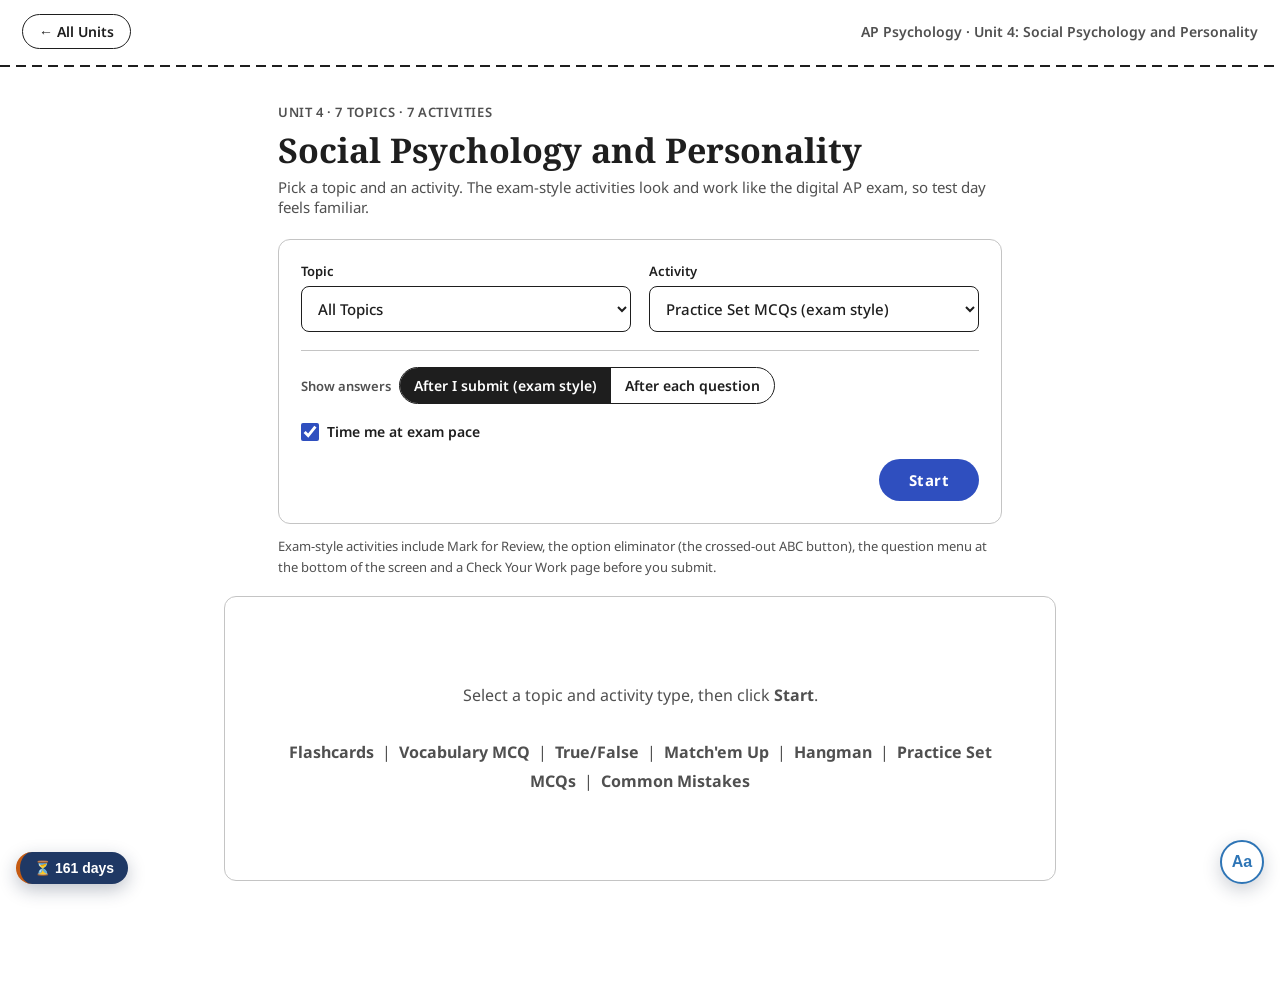
<file: unit4_revision_quiz.html>
<!DOCTYPE html>
<html lang="en">
<head>
<meta charset="UTF-8">
<meta name="viewport" content="width=device-width, initial-scale=1.0">
<title>Unit 4: Social Psychology and Personality | AP Psychology Revision</title>
<link rel="preconnect" href="https://fonts.googleapis.com">
<link rel="preconnect" href="https://fonts.gstatic.com" crossorigin>
<link href="https://fonts.googleapis.com/css2?family=Noto+Sans:wght@400;500;600;700&family=Noto+Serif:wght@400;700&display=swap" rel="stylesheet">
<style>
*,*::before,*::after{box-sizing:border-box;margin:0;padding:0;}
body{font-family:'Outfit',sans-serif;background:#f0f4fb;color:#1a2744;min-height:100vh;}

/* HEADER */
header{background:#1a2744;color:#fff;padding:26px 20px 22px;text-align:center;}
header .eyebrow{font-size:11px;letter-spacing:3px;text-transform:uppercase;color:#7fa8d4;margin-bottom:8px;}
header h1{font-family:'Playfair Display',serif;font-size:26px;color:#fff;line-height:1.3;}
header .subtitle{margin-top:7px;font-size:13px;color:#a8c4e0;}

/* CONTROLS */
.controls-bar{background:#fff;border-bottom:2px solid #dde6f4;padding:14px 20px;display:flex;flex-wrap:wrap;gap:10px;justify-content:center;align-items:center;position:sticky;top:0;z-index:100;box-shadow:0 2px 10px rgba(26,39,68,.09);}
.controls-bar select{padding:9px 13px;font-family:'Outfit',sans-serif;font-size:14px;font-weight:500;border:2px solid #c8d8ee;border-radius:8px;background:#f4f6fb;color:#1a2744;cursor:pointer;outline:none;min-width:175px;}
.controls-bar select:focus{border-color:#2E75B6;}
.btn-start{padding:9px 26px;font-family:'Outfit',sans-serif;font-size:14px;font-weight:700;background:#1a2744;color:#fff;border:none;border-radius:8px;cursor:pointer;letter-spacing:.4px;transition:background .2s;}
.btn-start:hover{background:#2E75B6;}

/* MAIN */
.main{max-width:860px;margin:28px auto;padding:0 14px 60px;}
#quizArea{background:#fff;border-radius:12px;padding:28px;box-shadow:0 2px 16px rgba(26,39,68,.07);min-height:280px;}
.placeholder-text{text-align:center;padding:56px 20px;color:#7a90b5;font-size:16px;line-height:1.8;}

/* PROGRESS */
.progress-row{display:flex;justify-content:space-between;align-items:center;margin-bottom:12px;font-size:13px;font-weight:500;color:#4a6080;}
.progress-bar-track{height:5px;background:#e0e8f4;border-radius:3px;margin-bottom:22px;overflow:hidden;}
.progress-bar-fill{height:100%;background:#2E75B6;border-radius:3px;transition:width .4s ease;}

/* QUESTION */
.question-text{font-size:16px;line-height:1.7;margin-bottom:20px;color:#1a2744;}
.stem-label{display:block;font-size:10px;font-weight:700;letter-spacing:2px;text-transform:uppercase;color:#7fa8d4;margin-bottom:8px;}

.skill-badge{display:inline-block;font-size:10px;font-weight:700;letter-spacing:1px;text-transform:uppercase;padding:3px 10px;border-radius:20px;margin-bottom:13px;}
.skill-1{background:#e8eef8;color:#3a5a8a;}
.skill-2{background:#e3f2fd;color:#1565c0;}
.skill-3{background:#fff3e0;color:#e65100;}
.skill-4{background:#e8f5e9;color:#2e7d32;}

/* OPTIONS */
.options-list{display:flex;flex-direction:column;gap:9px;}
.option-btn{display:flex;align-items:flex-start;gap:11px;padding:13px 15px;border:2px solid #d0ddef;border-radius:8px;background:#f8fafd;cursor:pointer;font-family:'Outfit',sans-serif;font-size:14px;line-height:1.5;color:#1a2744;text-align:left;transition:border-color .15s,background .15s;width:100%;}
.option-btn:hover:not(:disabled){border-color:#2E75B6;background:#eaf3fc;}
.option-btn .letter{font-weight:700;min-width:20px;color:#2E75B6;flex-shrink:0;}
.option-btn.correct{border-color:#28a745;background:#d4edda;color:#155724;}
.option-btn.incorrect{border-color:#dc3545;background:#f8d7da;color:#721c24;}
.option-btn.revealed{border-color:#28a745;background:#d4edda;color:#155724;}
.option-btn:disabled{cursor:default;}

/* FEEDBACK */
.feedback-box{margin-top:16px;padding:13px 16px;border-radius:8px;font-size:14px;font-weight:600;}
.feedback-box.correct{background:#d4edda;color:#155724;}
.feedback-box.incorrect{background:#f8d7da;color:#721c24;}
.feedback-box.neutral{background:#e8f1fa;color:#1a4a7a;}
.btn-next{display:inline-block;margin-top:16px;padding:11px 28px;font-family:'Outfit',sans-serif;font-size:14px;font-weight:700;background:#1a2744;color:#fff;border:none;border-radius:8px;cursor:pointer;transition:background .2s;}
.btn-next:hover{background:#2E75B6;}

/* FLASHCARD */
.flashcard-wrapper{perspective:1200px;max-width:660px;margin:16px auto;height:240px;cursor:pointer;}
.flashcard-inner{position:relative;width:100%;height:100%;transform-style:preserve-3d;transition:transform .55s ease;}
.flashcard-wrapper.flipped .flashcard-inner{transform:rotateY(180deg);}
.flashcard-face{position:absolute;inset:0;backface-visibility:hidden;border-radius:12px;display:flex;flex-direction:column;align-items:center;justify-content:center;padding:26px 30px;text-align:center;}
.flashcard-front{background:#1a2744;color:#fff;}
.flashcard-front .face-label{font-size:10px;letter-spacing:3px;text-transform:uppercase;color:#7fa8d4;margin-bottom:12px;}
.flashcard-front .face-term{font-size:22px;font-weight:700;line-height:1.35;}
.flashcard-back{background:#eef4fc;border:2px solid #c8d8ee;transform:rotateY(180deg);}
.flashcard-back .face-label{font-size:10px;letter-spacing:3px;text-transform:uppercase;color:#4a6080;margin-bottom:12px;}
.flashcard-back .face-def{font-size:15px;line-height:1.65;color:#1a2744;}
.flashcard-hint{text-align:center;margin-top:10px;font-size:12px;color:#7a90b5;}
.flashcard-nav{display:flex;gap:10px;justify-content:center;margin-top:18px;}
.flashcard-nav button{padding:9px 22px;font-family:'Outfit',sans-serif;font-size:13px;font-weight:600;border:2px solid #1a2744;border-radius:8px;background:#fff;color:#1a2744;cursor:pointer;transition:all .15s;}
.flashcard-nav button:hover{background:#1a2744;color:#fff;}
.flashcard-nav button.self-rate-good{border-color:#28a745;color:#1e7b34;}
.flashcard-nav button.self-rate-good:hover{background:#28a745;color:#fff;}
.flashcard-nav button.self-rate-review{border-color:#dc3545;color:#a72638;}
.flashcard-nav button.self-rate-review:hover{background:#dc3545;color:#fff;}

/* MATCH */
.match-grid{display:grid;grid-template-columns:1fr 1fr;gap:18px;}
@media(max-width:580px){.match-grid{grid-template-columns:1fr;}}
.match-col-label{font-size:10px;font-weight:700;letter-spacing:2px;text-transform:uppercase;color:#7a90b5;margin-bottom:8px;}
.match-terms,.match-defs{display:flex;flex-direction:column;gap:8px;}
.match-term{padding:11px 13px;background:#1a2744;color:#fff;border-radius:7px;font-size:13px;font-weight:600;cursor:grab;user-select:none;transition:opacity .2s;}
.match-term.dragging{opacity:.35;}
.match-def{padding:11px 13px;background:#f4f6fb;border:2px dashed #b0c4de;border-radius:7px;font-size:12px;min-height:56px;position:relative;transition:border-color .15s,background .15s;}
.match-def.drag-over{border-color:#2E75B6;background:#e3f2fd;border-style:solid;}
.match-def.correct{border-color:#28a745;background:#d4edda;border-style:solid;}
.match-def.incorrect{border-color:#dc3545;background:#f8d7da;border-style:solid;}
.match-dropped{display:block;font-weight:700;font-size:12px;color:#1a2744;background:#c8d8ee;border-radius:4px;padding:2px 7px;margin-bottom:4px;}
.match-check-btn{display:block;margin:18px auto 0;padding:11px 30px;font-family:'Outfit',sans-serif;font-size:14px;font-weight:700;background:#2E75B6;color:#fff;border:none;border-radius:8px;cursor:pointer;}
.match-check-btn:hover{background:#1a5a9a;}

/* HANGMAN */
.hangman-container{display:flex;flex-direction:column;align-items:center;}
.hangman-svg{width:180px;height:200px;}
.hangman-hint{background:#e8f1fa;border-left:4px solid #2E75B6;padding:11px 15px;border-radius:0 8px 8px 0;font-size:13px;font-style:italic;color:#2a4a70;margin-bottom:18px;max-width:480px;width:100%;}
.word-display{font-size:1.9rem;letter-spacing:7px;font-family:'Courier New',monospace;font-weight:700;margin:14px 0;word-break:break-all;text-align:center;}
.keyboard{display:flex;flex-wrap:wrap;gap:5px;justify-content:center;max-width:440px;margin-top:14px;}
.key{width:35px;height:35px;display:flex;align-items:center;justify-content:center;font-size:13px;font-weight:700;font-family:'Outfit',sans-serif;background:#1a2744;color:#fff;border:none;border-radius:5px;cursor:pointer;transition:background .15s;}
.key:hover:not(:disabled){background:#2E75B6;}
.key:disabled{opacity:.45;cursor:default;}
.key.correct-guess{background:#28a745;}
.key.wrong-guess{background:#dc3545;}

/* SCORE SCREEN */
.score-screen{text-align:center;padding:36px 20px;}
.score-screen .big-score{font-family:'Playfair Display',serif;font-size:60px;font-weight:700;color:#1a2744;line-height:1;margin-bottom:8px;}
.score-screen .score-label{font-size:17px;color:#4a6080;margin-bottom:22px;}
.score-screen .score-message{font-size:20px;font-weight:700;margin-bottom:6px;color:#1a2744;}
.btn-restart{display:inline-block;margin-top:20px;padding:11px 32px;font-family:'Outfit',sans-serif;font-size:14px;font-weight:700;background:#1a2744;color:#fff;border:none;border-radius:8px;cursor:pointer;}
.btn-restart:hover{background:#2E75B6;}
.btn-print{background:#2E75B6;margin-left:10px;}
.btn-print:hover{background:#1a5a9a;}

/* Common Mistakes mode */
.mistake-topic-header{font-size:11px;font-weight:700;letter-spacing:2px;text-transform:uppercase;color:#7a90b5;margin:22px 0 10px;}
.mistake-topic-header:first-child{margin-top:0;}
.mistake-item{background:#fff3e0;border-left:4px solid #e65100;padding:12px 15px;border-radius:0 8px 8px 0;font-size:14px;line-height:1.65;margin-bottom:12px;color:#5a3a00;}

/* Session review block */
.review-block{text-align:left;background:#f8fafd;border:2px solid #d0ddef;border-radius:10px;padding:16px 18px;margin:22px 0;max-height:320px;overflow-y:auto;}
.review-header{font-size:12px;font-weight:700;letter-spacing:1px;text-transform:uppercase;color:#4a6080;margin-bottom:10px;}
.review-item{font-size:13px;line-height:1.6;padding:8px 0;border-bottom:1px solid #e0e8f4;}
.review-item:last-child{border-bottom:none;}
.review-item strong{color:#1a2744;}
.review-correct{color:#155724;display:block;margin-top:2px;}

@media(max-width:480px){
  header h1{font-size:20px;}
  #quizArea{padding:16px;}
  .word-display{font-size:1.3rem;letter-spacing:3px;}
  .key{width:28px;height:28px;font-size:11px;}
  .controls-bar select{min-width:140px;font-size:13px;}
}
</style>
<style>
.topbar{background:#1a2744;padding:10px 16px;text-align:left;}
.back-btn{display:inline-block;font-family:'Outfit',Arial,sans-serif;font-size:13px;font-weight:600;color:#fff;text-decoration:none;padding:7px 14px;border:1.5px solid #7fa8d4;border-radius:20px;background:rgba(255,255,255,.08);}
.back-btn:hover{background:#2E75B6;border-color:#2E75B6;}
.topbar.light{background:#fff;border-bottom:1px solid #ccc;}
.topbar.light .back-btn{color:#1a2744;border-color:#1a2744;background:#f4f6fb;}
.topbar.light .back-btn:hover{background:#1a2744;color:#fff;}
</style>
<link rel="stylesheet" href="exam.css">
<link rel="stylesheet" href="dark.css">
<script src="settings.js" data-dark></script>
</head>
<body>
<nav class="bb-top"><a class="bb-back" href="index.html">&larr; All Units</a><span class="bb-crumb">AP Psychology &middot; Unit 4: Social Psychology and Personality</span></nav>
<div class="bb-dash"></div>
<section class="bb-start">
  <div class="bb-eyebrow">Unit 4 &middot; 7 topics &middot; 7 activities</div>
  <h1>Social Psychology and Personality</h1>
  <p class="bb-sub">Pick a topic and an activity. The exam-style activities look and work like the digital AP exam, so test day feels familiar.</p>
  <div class="bb-panel">
    <div class="bb-field"><label for="topicSelect">Topic</label>
  <select id="topicSelect">
    <option value="all">All Topics</option>
    <option value="4.1">4.1 - Attribution and Person Perception</option>
    <option value="4.2">4.2 - Attitude Formation and Change</option>
    <option value="4.3">4.3 - Social Influence, Conformity and Group Dynamics</option>
    <option value="4.4">4.4 - Personality: Psychodynamic and Humanistic</option>
    <option value="4.5">4.5 - Personality: Social Cognitive and Trait</option>
    <option value="4.6">4.6 - Motivation</option>
    <option value="4.7">4.7 - Emotion</option>
  </select>
    </div>
    <div class="bb-field"><label for="modeSelect">Activity</label>
  <select id="modeSelect">
    <option value="practice" selected>Practice Set MCQs (exam style)</option>
    <option value="flash">Flashcards</option>
    <option value="mcq">Vocabulary MCQ (exam style)</option>
    <option value="tf">True / False (exam style)</option>
    <option value="match">Match'em Up</option>
    <option value="hangman">Hangman</option>
    <option value="mistakes">Common Mistakes</option>
  </select>
    </div>
    <div class="bb-opts">
      <div><span class="bb-optlabel">Show answers</span><span class="bb-seg">
        <input type="radio" name="bbFeedback" id="fbEnd" value="end" checked><label for="fbEnd">After I submit (exam style)</label>
        <input type="radio" name="bbFeedback" id="fbEach" value="each"><label for="fbEach">After each question</label></span></div>
      <label class="bb-check"><input type="checkbox" id="bbPace" checked> Time me at exam pace</label>
    </div>
    <div class="bb-actions"><button class="btn-start" id="startBtn">Start</button></div>
  </div>
  <p class="bb-note">Exam-style activities include Mark for Review, the option eliminator (the crossed-out ABC button), the question menu at the bottom of the screen and a Check Your Work page before you submit.</p>
</section>
<div class="main">
  <div id="quizArea">
    <div class="placeholder-text">
      Select a topic and activity type, then click <strong>Start</strong>.<br><br>
      <strong>Flashcards</strong> &nbsp;|&nbsp; <strong>Vocabulary MCQ</strong> &nbsp;|&nbsp; <strong>True/False</strong> &nbsp;|&nbsp; <strong>Match'em Up</strong> &nbsp;|&nbsp; <strong>Hangman</strong> &nbsp;|&nbsp; <strong>Practice Set MCQs</strong> &nbsp;|&nbsp; <strong>Common Mistakes</strong>
    </div>
  </div>
</div>

<script>
// ==============================================================
// TERMS DATABASE
// ==============================================================
const termsDB = {
  "4.1": [
    {term:"Attribution Theory",def:"Explains how people interpret and explain the causes of behavior, using either internal (dispositional) or external (situational) factors."},
    {term:"Dispositional Attribution",def:"Explaining behavior by referring to internal factors such as personality, intelligence, or attitude."},
    {term:"Situational Attribution",def:"Explaining behavior by referring to external, environmental factors such as weather, circumstances, or other people."},
    {term:"Fundamental Attribution Error (FAE)",def:"The tendency to overemphasize internal factors when judging others while underestimating situational factors."},
    {term:"Actor-Observer Bias",def:"Using situational attributions to explain our own actions, but dispositional attributions to explain the same actions in others."},
    {term:"Self-Serving Bias",def:"Attributing our successes to internal factors and our failures to external factors. Protects self-esteem but can prevent learning from mistakes."},
    {term:"Explanatory Style",def:"The way a person habitually explains the causes of events in their life. It can be optimistic or pessimistic."},
    {term:"Optimistic Explanatory Style",def:"Explaining bad events as temporary and external, and good events as internal. Linked to resilience."},
    {term:"Pessimistic Explanatory Style",def:"Explaining bad events as permanent and internal, and good events as external. Linked to helplessness."},
    {term:"Internal Locus of Control",def:"The belief that your own actions directly affect outcomes. Linked to initiative, resilience, and self-efficacy."},
    {term:"External Locus of Control",def:"The belief that outside forces such as luck, fate, or other people control outcomes. May lead to learned helplessness and reduced motivation."},
    {term:"Person Perception",def:"The process of forming impressions of other people and sometimes of oneself."},
    {term:"Mere Exposure Effect",def:"Repeated exposure to a stimulus increases liking for it. Used heavily in advertising. Repeated exposure to something strongly disliked can intensify that dislike."},
    {term:"Self-Fulfilling Prophecy",def:"An expectation that changes behavior in ways that cause the expectation to come true, creating a self-reinforcing cycle."},
    {term:"Social Comparison",def:"Evaluating ourselves by comparing ourselves to others. Upward comparison is to someone better off; downward comparison is to someone worse off."},
    {term:"Relative Deprivation",def:"Feeling worse off than your reference group, regardless of your actual circumstances. It is about what you have compared to others around you."}
  ],
  "4.2": [
    {term:"Explicit Attitude",def:"A belief the individual is consciously aware of holding."},
    {term:"Implicit Attitude",def:"An unconscious belief or evaluation. The individual may not even realize they hold it, yet it can shape behavior automatically."},
    {term:"Stereotype",def:"A generalized belief about a group of people. It works as a mental heuristic that allows quick categorization but promotes selective attention. The thinking part of the chain."},
    {term:"Prejudice",def:"A preconceived negative attitude toward a group and its members. It can be explicit or implicit. The feeling part of the chain."},
    {term:"Discrimination",def:"Unfair treatment of an individual based on group membership. Prejudice turned into action. The behavior part of the chain."},
    {term:"Just World Phenomenon",def:"The belief that the world is fair and people get what they deserve. Can lead to blaming victims for their misfortune."},
    {term:"Outgroup Homogeneity Bias",def:"Perceiving members of an outgroup as more similar to each other than they actually are. Promotes stereotypes and erases individual differences."},
    {term:"Ingroup Bias",def:"Favoring people within your own group while being more critical of outsiders."},
    {term:"Ethnocentrism",def:"Believing your own culture is superior and judging other cultures by its standards."},
    {term:"Cultural Relativism",def:"Evaluating another culture by its own standards, with no culture seen as inherently superior. The opposite of ethnocentrism."},
    {term:"Belief Perseverance",def:"Maintaining a belief despite clear contradictory evidence."},
    {term:"Confirmation Bias",def:"Seeking out information that confirms existing views while dismissing contradictory evidence."},
    {term:"Cognitive Dissonance",def:"Mental discomfort caused by holding two conflicting beliefs, attitudes, or behaviors. Because humans seek consistency, it motivates attitude or behavior change to restore harmony."}
  ],
  "4.3": [
    {term:"Social Norms",def:"Unwritten rules and expectations that guide acceptable behavior within a society."},
    {term:"Conformity",def:"The tendency to align your behaviors, beliefs, or attitudes with group norms, usually without a direct command."},
    {term:"Obedience",def:"Following the directives of an authority figure."},
    {term:"Normative Influence",def:"Conforming because of the desire to be liked and accepted by a group."},
    {term:"Informational Influence",def:"Conforming because you believe others have more accurate information than you."},
    {term:"Elaboration Likelihood Model",def:"Explains persuasion through two routes: the central route (facts and logic) and the peripheral route (emotion and quick thinking)."},
    {term:"Central Route Persuasion",def:"Persuasion using facts, logic, and evidence. Involves slow, careful thinking and produces more lasting attitude change."},
    {term:"Peripheral Route Persuasion",def:"Persuasion using emotion, surface cues, and quick thinking rather than the quality of the argument."},
    {term:"Halo Effect",def:"A positive first impression colors how we interpret all other information about a person."},
    {term:"Foot-in-the-Door Technique",def:"A small request first, then a larger one. Prior agreement creates a sense of commitment."},
    {term:"Door-in-the-Face Technique",def:"A large request first (likely refused), then a smaller one that feels reasonable by comparison."},
    {term:"Multiculturalism",def:"The coexistence of multiple cultures in one society, generally promoting openness and diversity of thought."},
    {term:"Group Polarization",def:"Opinions become more extreme in a group, especially when rhetoric escalates with no opposing views."},
    {term:"Groupthink",def:"The group prioritizes harmony over critical evaluation. Dissent is suppressed, leading to poor decisions."},
    {term:"Deindividuation",def:"Loss of self-awareness and personal accountability when absorbed into a group."},
    {term:"Diffusion of Responsibility",def:"Each person feels less responsible to act when others are present."},
    {term:"Social Loafing",def:"Exerting less effort in a group than when working alone, relying on others to carry the workload."},
    {term:"Social Facilitation",def:"Performing better in the presence of others or an audience. The opposite of social loafing."},
    {term:"False Consensus Effect",def:"Overestimating how many other people share your views or behaviors."},
    {term:"Superordinate Goals",def:"Goals that require cooperation between groups and reduce conflict by encouraging collaboration."},
    {term:"Social Trap",def:"A situation where short-term individual interests lead to long-term collective harm, such as delayed climate action."},
    {term:"Altruism",def:"Selfless concern for others without expectation of reward."},
    {term:"Social Responsibility Norm",def:"The expectation that people will help those who are vulnerable or in need."},
    {term:"Social Reciprocity Norm",def:"The expectation that positive actions should be returned in kind."},
    {term:"Bystander Effect",def:"People are less likely to help in an emergency when others are present, caused by diffusion of responsibility."}
  ],
  "4.4": [
    {term:"Psychodynamic Perspective",def:"Rooted in Freud's work. Personality and behavior are shaped by the conscious and unconscious mind, and by internal conflicts that often come from unresolved issues."},
    {term:"Id",def:"Resides in the unconscious. Seeks immediate gratification of basic drives with no concern for morality or consequences."},
    {term:"Superego",def:"Represents ideals, morals, and societal expectations. Guides behavior based on right and wrong."},
    {term:"Ego",def:"Mediates between the id and the superego. Makes rational, reality-based decisions and uses defense mechanisms to manage conflict."},
    {term:"Denial",def:"Defense mechanism: refusing to accept reality or blocking external events from awareness."},
    {term:"Displacement",def:"Defense mechanism: redirecting an emotional response from one target to another, safer target."},
    {term:"Projection",def:"Defense mechanism: attributing your own thoughts or feelings to someone else."},
    {term:"Rationalization",def:"Defense mechanism: justifying uncomfortable thoughts or behaviors to make them seem acceptable."},
    {term:"Reaction Formation",def:"Defense mechanism: acting in the opposite way of how you actually feel."},
    {term:"Regression",def:"Defense mechanism: reverting to behaviors of an earlier developmental stage under stress."},
    {term:"Sublimation",def:"Defense mechanism: channeling an unacceptable impulse into a socially acceptable action."},
    {term:"Repression",def:"Defense mechanism: pushing distressing memories or thoughts out of conscious awareness."},
    {term:"Projective Test",def:"An open-ended personality assessment designed to reveal unconscious material, such as the Rorschach Inkblot Test and the Thematic Apperception Test (TAT)."},
    {term:"Objective Test",def:"A personality assessment with limited, specific answer choices that measures conscious traits."},
    {term:"Humanistic Perspective",def:"Emphasizes the inherent goodness of people and the desire to grow toward full potential."},
    {term:"Unconditional Positive Regard",def:"Accepting and valuing a person with no conditions or requirements. Promotes a healthier self-concept and higher self-esteem."},
    {term:"Conditional Positive Regard",def:"Acceptance or approval given only when a person meets certain conditions."},
    {term:"Self-Actualization",def:"The innate drive to realize your full personal potential: creativity, authenticity, and a fulfilled life."},
    {term:"Self-Transcendence",def:"Going beyond personal goals to serve something larger, such as spiritual belief, social good, or the greater community."},
    {term:"Q-Sort Technique",def:"A humanistic assessment in which a person sorts descriptive statements from 'most like me' to 'least like me' to compare the real self with the ideal self."},
    {term:"Congruence",def:"Alignment between the actual self and the ideal self. Linked to lower distress and healthier self-esteem."},
    {term:"Incongruence",def:"A large gap between the actual self and the ideal self. Associated with anxiety, lower self-esteem, and dissatisfaction."}
  ],
  "4.5": [
    {term:"Social Cognitive Theory",def:"Personality is shaped by the interaction of personal factors, behavior, and environment, with a focus on how a person interprets their situation."},
    {term:"Reciprocal Determinism",def:"Bandura's idea that personal factors, behavior, and environment all influence each other in a continuous cycle. No single factor operates alone."},
    {term:"Self-Concept",def:"How you see and describe yourself, including traits, roles, and abilities. Answers the question 'Who am I?'"},
    {term:"Self-Esteem",def:"How positively you evaluate yourself overall, including your abilities and accomplishments."},
    {term:"Self-Efficacy",def:"Belief in your ability to perform one specific task. Task-specific confidence, not a general self-view."},
    {term:"Trait Theory",def:"Focuses on stable, enduring characteristics that lead to predictable behavior. Describes personality rather than explaining how it develops."},
    {term:"Big Five (OCEAN)",def:"A trait theory with five core dimensions: Openness, Conscientiousness, Extraversion, Agreeableness, and Neuroticism."},
    {term:"Openness",def:"Imagination, creativity, and curiosity. High scorers enjoy new experiences; low scorers prefer routine and familiarity."},
    {term:"Conscientiousness",def:"Organization, dependability, and discipline. High scorers are reliable and efficient; low scorers are spontaneous and less detail-oriented."},
    {term:"Extraversion",def:"Sociability, enthusiasm, and assertiveness. High scorers are outgoing and energetic; low scorers are reserved and comfortable alone."},
    {term:"Agreeableness",def:"Trustworthiness, altruism, and kindness. High scorers are cooperative and empathetic; low scorers are competitive and self-interested."},
    {term:"Neuroticism",def:"Tendency toward emotional instability. High neuroticism means anxious and moody; low neuroticism means calm and resilient. This scale is reversed, so high neuroticism equals low emotional stability."},
    {term:"Personality Inventory",def:"A Likert-scale questionnaire measuring where a person falls on each personality dimension, such as the Big Five."},
    {term:"Factor Analysis",def:"A statistical method that identifies clusters of related items in a personality test, supporting accuracy and coherence in the results."}
  ],
  "4.6": [
    {term:"Motivation",def:"The biological, emotional, social, and cognitive forces that push us to take action."},
    {term:"Drive Reduction Theory",def:"Behavior is driven by the need to restore homeostasis. Imbalances create drives that motivate action, such as hunger leading to eating."},
    {term:"Homeostasis",def:"The body's internal balance of systems such as temperature and energy levels."},
    {term:"Ghrelin",def:"The 'hunger hormone.' Rises when the stomach is empty and signals the hypothalamus to increase appetite."},
    {term:"Leptin",def:"The 'satiety hormone.' Produced by fat cells and signals fullness, reducing the motivation to eat."},
    {term:"Arousal Theory",def:"People are motivated to maintain an optimal level of alertness and stimulation. Too little leads to boredom; too much leads to stress."},
    {term:"Yerkes-Dodson Law",def:"Performance increases with arousal up to an optimal point, then declines, forming an inverted U-curve. Difficult tasks need less arousal for optimal performance."},
    {term:"Self-Determination Theory",def:"Behavior is driven by intrinsic or extrinsic motivation. Intrinsic motivation has a greater lasting impact. People also need autonomy, competence, and relatedness."},
    {term:"Intrinsic Motivation",def:"Doing something for the enjoyment or satisfaction of the activity itself."},
    {term:"Extrinsic Motivation",def:"Doing something to gain an external reward or avoid punishment."},
    {term:"Incentive Theory",def:"Behavior is primarily driven by external rewards and punishments. Rewarded actions are more likely to be repeated."},
    {term:"Sensation Seeking Theory",def:"People differ in their need for novel, stimulating, or risky experiences."},
    {term:"Experience Seeking",def:"A desire for new, unconventional experiences such as new places and new people."},
    {term:"Thrill and Adventure Seeking",def:"A drive for physically risky activities such as skydiving and extreme sports."},
    {term:"Disinhibition",def:"Seeking social and recreational situations involving fun and relaxation, such as parties."},
    {term:"Boredom Susceptibility",def:"Low tolerance for repetitive routines and a strong drive for new stimulation."},
    {term:"Approach-Approach Conflict",def:"Lewin's conflict type: choosing between two desirable options, such as two appealing job offers."},
    {term:"Avoidance-Avoidance Conflict",def:"Lewin's conflict type: choosing between two undesirable options, such as chores versus homework."},
    {term:"Approach-Avoidance Conflict",def:"Lewin's conflict type: one option has both positives and negatives, such as a better-paying job with a much longer commute."}
  ],
  "4.7": [
    {term:"Emotion",def:"A complex psychological state, also called affect, involving physiological responses shaped by internal factors (bodily changes, thoughts, memories) and external factors (situations, social interactions)."},
    {term:"James-Lange Theory",def:"Physiological changes come first, then you feel the emotion. Stimulus, then body reaction, then emotion."},
    {term:"Cannon-Bard Theory",def:"Physiological arousal and the emotional experience occur at the same time, with no sequence."},
    {term:"Schachter-Singer Two-Factor Theory",def:"Physiological arousal occurs, then you cognitively label that arousal, and the emotion emerges from the label."},
    {term:"Facial Feedback Hypothesis",def:"Facial expressions can influence emotional experience, so smiling may make you feel happier. Research results are mixed."},
    {term:"Broaden-and-Build Theory",def:"Positive emotions broaden thinking and build lasting personal resources. Negative emotions narrow focus, which can also be adaptive."},
    {term:"Universal Emotions",def:"Some research suggests six emotions are recognized across cultures: anger, disgust, sadness, happiness, surprise, and fear. Findings remain mixed."},
    {term:"Display Rules",def:"Culturally established guidelines about when, where, and how emotions may be expressed. They vary by culture, age, situation, and social background."},
    {term:"Elicitors of Emotion",def:"Events, stimuli, or situations that trigger an emotional response. The same stimulus can produce different emotions in different people."}
  ]
};

// ==============================================================
// COMMON MISTAKES DATABASE
// ==============================================================
const mistakesDB = {
  "4.1": [
    "Students often mix up self-concept, self-esteem, and self-efficacy. Actually self-concept is your description of who you are, self-esteem is how positively you feel about that picture, and self-efficacy is confidence in one specific task.",
    "Students often think the fundamental attribution error, actor-observer bias, and self-serving bias are the same thing. Actually FAE is about judging others by their character, actor-observer bias contrasts how we explain our own actions with how we explain others' actions, and self-serving bias protects our ego by crediting ourselves for success and blaming circumstances for failure.",
    "Students often think dispositional means 'in the situation.' Actually dispositional attributions point to the person (personality, ability), while situational attributions point to the surroundings.",
    "Students often think an internal locus of control means a person never blames anything outside themselves. Actually it is a general belief that your own actions shape outcomes, which tends to support initiative and resilience.",
    "Students often think the mere exposure effect always makes us like things more. Actually if you strongly dislike something at first, repeated exposure can intensify that dislike."
  ],
  "4.2": [
    "Students often treat stereotype, prejudice, and discrimination as three words for the same thing. Actually they form a chain from thought (stereotype) to feeling (prejudice) to action (discrimination).",
    "Students often think people always know their own attitudes. Actually implicit attitudes can shape behavior without a person realizing they hold them, so stated beliefs and behavior can differ.",
    "Students often think ethnocentrism and cultural relativism are similar. Actually ethnocentrism judges other cultures by your own standards, while cultural relativism evaluates a culture by its own standards.",
    "Students often confuse belief perseverance with confirmation bias. Actually confirmation bias is about seeking and favoring supporting information, while belief perseverance is holding on to a belief even after clear contradictory evidence appears.",
    "Students often think cognitive dissonance always makes people change their behavior. Actually people often reduce the discomfort by rationalizing, such as telling themselves a small positive action cancels out a larger contradiction."
  ],
  "4.3": [
    "Students often confuse groupthink, group polarization, and deindividuation. Actually groupthink suppresses dissent to keep harmony, group polarization makes shared opinions more extreme, and deindividuation is losing your sense of self inside a crowd.",
    "Students often think conformity and obedience are the same. Actually conformity is matching a group's norms, often with no one giving orders, while obedience is following a direct command from an authority figure.",
    "Students often confuse normative and informational influence. Actually normative influence is about being liked and accepted, while informational influence is about believing others know more than you do.",
    "Students often mix up foot-in-the-door and door-in-the-face. Actually foot-in-the-door starts small and then asks for more, while door-in-the-face starts with a huge request that gets refused and then asks for less.",
    "Students often think social loafing and social facilitation both describe working in a group. Actually social loafing is putting in less effort in a group, while social facilitation is performing better in front of others."
  ],
  "4.4": [
    "Students often think projective tests have right and wrong answers. Actually projective tests such as the Rorschach and TAT are open-ended and are meant to reveal unconscious material, while objective tests use fixed answer choices.",
    "Students often think self-actualization and self-transcendence mean the same thing. Actually self-actualization is reaching your own full potential, while self-transcendence goes beyond yourself toward something larger such as service or spirituality.",
    "Students often think the ego is the part of us that wants immediate pleasure. Actually that is the id. The ego is the rational mediator between the id and the superego.",
    "Students often mix up projection and displacement. Actually projection attributes your own feelings to someone else, while displacement redirects your emotion toward a safer target.",
    "Students often think high congruence means a person has no ideal self. Actually congruence means the real self and ideal self are closely aligned, which is linked to lower distress."
  ],
  "4.5": [
    "Students often think reciprocal determinism means the environment shapes personality alone. Actually personal factors, behavior, and environment all influence each other, and no single factor works alone.",
    "Students often think a high neuroticism score is a good thing because the scale is about stability. Actually the scale is reversed, so high neuroticism means low emotional stability.",
    "Students often think trait theories explain how personality develops. Actually trait theories mainly describe stable, enduring characteristics rather than explaining their origins.",
    "Students often think self-efficacy is a general feeling about yourself. Actually self-efficacy is confidence in your ability to do one specific task, which is different from overall self-esteem.",
    "Students often think factor analysis creates the Big Five traits. Actually it is a statistical method that identifies clusters of related test items, which supports the coherence of the results."
  ],
  "4.6": [
    "Students often think self-determination theory and incentive theory say the same thing. Actually incentive theory focuses on external rewards and punishments, while self-determination theory says intrinsic motivation has the stronger lasting impact.",
    "Students often think more arousal always means better performance. Actually the Yerkes-Dodson Law shows performance rises to an optimal point and then falls, and difficult tasks need less arousal than easy tasks.",
    "Students often mix up ghrelin and leptin. Actually ghrelin is the hunger hormone that rises when the stomach is empty, while leptin comes from fat cells and signals fullness.",
    "Students often think drive reduction theory is about wanting excitement. Actually it is about restoring homeostasis, such as eating to correct low energy.",
    "Students often mix up Lewin's conflicts. Actually approach-approach is two good options, avoidance-avoidance is two bad options, and approach-avoidance is a single option with both good and bad features."
  ],
  "4.7": [
    "Students often mix up James-Lange, Cannon-Bard, and the Two-Factor theory. Actually James-Lange says the body reacts first, Cannon-Bard says body and emotion happen together, and Schachter-Singer says arousal plus a cognitive label produces the emotion.",
    "Students often think the facial feedback hypothesis is firmly proven. Actually research results on it are mixed.",
    "Students often think negative emotions are always harmful. Actually broaden-and-build theory notes that negative emotions narrow focus, which can be adaptive, such as fear focusing attention on an immediate threat.",
    "Students often think emotion research proves all six emotions are recognized the same way everywhere. Actually findings are mixed, and cultural background can shape how emotions are recognized and interpreted.",
    "Students often confuse display rules with emotions themselves. Actually display rules are cultural guidelines about when and how emotions may be expressed, so two cultures may feel the same emotion but show it differently."
  ]
};

// ==============================================================
// PRACTICE SET DATABASE
// ==============================================================
const practiceDB = {
  "4.1": [
    {q:"Which of the following best defines the fundamental attribution error?",opts:["The tendency to attribute one's own failures to external factors while crediting successes to internal factors","The tendency to overemphasize internal factors when explaining others' behavior while underestimating the role of situational factors","The tendency to use dispositional attributions for one's own behavior and situational attributions for others","The tendency to assume that other people share the same attitudes and beliefs as oneself"],answer:1,skill:"Skill 1"},
    {q:"A person with an external locus of control is most likely to believe which of the following?",opts:["Hard work and effort are the primary determinants of success","Their intelligence is the key factor shaping their academic performance","Outside forces such as luck or circumstance largely determine what happens to them","Setbacks are best addressed by reflecting on and adjusting one's own behavior"],answer:2,skill:"Skill 1"},
    {q:"A teacher reads in a student's file that the student has a history of behavioral problems. On the student's first day, the teacher seats him near the back and calls on him infrequently. The student, sensing low expectations, gradually disengages from class activities and eventually begins acting out. Which concept does this scenario best illustrate?",opts:["Relative deprivation","Social loafing","Self-fulfilling prophecy","Downward social comparison"],answer:2,skill:"Skill 2"},
    {q:"After receiving a failing grade on her chemistry exam, Nadia tells herself, 'I always do badly in science. I'm just not a science person, and no matter what I do, that won't change.' Which of the following best characterizes Nadia's attribution and explanatory style?",opts:["Optimistic explanatory style; situational attribution","Pessimistic explanatory style; dispositional attribution","Pessimistic explanatory style; situational attribution","Optimistic explanatory style; dispositional attribution"],answer:1,skill:"Skill 2"},
    {q:"Carlos recently received a modest salary increase and was initially pleased. After learning that several colleagues received larger raises, he now feels dissatisfied and undervalued, even though his financial situation is objectively better than it was before. Which concept best explains Carlos's shift in feeling?",opts:["Learned helplessness","Cognitive dissonance","Relative deprivation","Self-serving bias"],answer:2,skill:"Skill 2"},
    {q:"A researcher wants to test whether receiving positive information about a student influences how a teacher evaluates that student's work. She randomly assigns 40 teachers to one of two conditions: half receive a brief note saying a student 'shows real potential'; the other half receive no such note. All teachers then grade the same student essay. Teachers who received the positive note gave the essay significantly higher scores. Which of the following is the most appropriate conclusion?",opts:["Teachers who receive positive information about students will always grade those students more generously","The positive note caused teachers to evaluate the essay more favorably, consistent with a self-fulfilling prophecy dynamic","Teachers with an external locus of control were more susceptible to the influence of the positive note","The study demonstrates a correlation but cannot determine which variable influenced the other"],answer:1,skill:"Skill 4"}
  ],
  "4.2": [
    {q:"Which of the following best distinguishes implicit attitudes from explicit attitudes?",opts:["Explicit attitudes are based on emotional responses, while implicit attitudes are based on logical reasoning","Implicit attitudes are unconscious beliefs a person may not realize they hold, while explicit attitudes are consciously held and acknowledged","Implicit attitudes are always negative, while explicit attitudes can be positive or negative","Explicit attitudes are formed in childhood, while implicit attitudes develop in adulthood through social experience"],answer:1,skill:"Skill 1"},
    {q:"Which of the following best defines cognitive dissonance?",opts:["The tendency to seek out information that confirms one's pre-existing beliefs","The discomfort experienced when a person holds two contradictory beliefs or when behavior conflicts with a belief","The process by which attitudes gradually shift through repeated exposure to new information","The unconscious tendency to associate members of an outgroup with negative characteristics"],answer:1,skill:"Skill 1"},
    {q:"A community organizer notices that many residents assume a family whose home was recently foreclosed 'must have been irresponsible with their money.' The residents make this judgment without knowing anything specific about the family's circumstances. Which of the following best explains the residents' assumption?",opts:["Ingroup bias, because the residents see themselves as financially responsible","Outgroup homogeneity bias, because the residents perceive the family as part of a different group","The just world phenomenon, because the residents assume misfortune must be deserved","Ethnocentrism, because the residents are applying their own cultural standards to judge the family"],answer:2,skill:"Skill 2"},
    {q:"A sports commentator covering an international football tournament consistently describes players from his home country as displaying individual flair and tactical intelligence, while describing players from other nations as all playing the same predictable, physical style. Which bias does the commentator most clearly demonstrate?",opts:["Ingroup bias","Outgroup homogeneity bias","The just world phenomenon","Ethnocentrism"],answer:1,skill:"Skill 2"},
    {q:"A university student genuinely believes in environmental sustainability and participates in campus recycling programs. However, she also regularly takes long hot showers and frequently orders food delivery in single-use plastic containers. When a friend points this out, she feels uneasy but tells herself, 'At least I recycle. That offsets the rest.' Which of the following best describes what the student is experiencing, and how she is managing it?",opts:["Belief perseverance; she is ignoring contradictory evidence to maintain her position","Confirmation bias; she is selectively attending only to information that supports her self-image","Cognitive dissonance; she is reducing the discomfort by rationalizing her behavior","The just world phenomenon; she believes her positive actions will be rewarded"],answer:2,skill:"Skill 2"},
    {q:"A researcher wants to determine whether exposing people to counter-stereotypical examples, such as reading about a highly accomplished member of a typically stigmatized group, reduces their implicit bias scores on a follow-up test. She randomly assigns 80 participants to either read counter-stereotypical profiles or neutral, unrelated articles, then measures both groups' implicit bias scores. Which of the following best describes this study, and what could it establish if the results are statistically significant?",opts:["A correlational study; it could establish that counter-stereotypical exposure is associated with lower implicit bias","A case study; it could provide in-depth insight into how one individual's bias changes over time","An experiment; it could support a causal claim that counter-stereotypical exposure reduces implicit bias scores","A naturalistic observation; it could show how bias manifests in real-world settings without interference"],answer:2,skill:"Skill 4"}
  ],
  "4.3": [
    {q:"Which of the following best distinguishes normative influence from informational influence?",opts:["Normative influence involves conforming to avoid social rejection, while informational influence involves conforming because one believes others have more accurate knowledge","Normative influence occurs only in large groups, while informational influence occurs in one-on-one interactions","Normative influence leads to permanent attitude change, while informational influence produces only temporary behavioral compliance","Normative influence is driven by authority figures, while informational influence is driven by peer pressure"],answer:0,skill:"Skill 1"},
    {q:"Which of the following best describes groupthink?",opts:["The process by which a group's opinions become progressively more extreme over the course of a discussion","A phenomenon in which group members suppress dissent and prioritize consensus, often leading to poor decision-making","The loss of personal identity and accountability that occurs when an individual is absorbed into a crowd","The tendency for individuals to exert less effort when working as part of a group than when working alone"],answer:1,skill:"Skill 1"},
    {q:"During a large outdoor music festival, a spectator witnesses a person collapse near the main stage. Despite hundreds of people standing nearby, nobody moves to help for nearly two minutes. Which of the following best explains the crowd's inaction?",opts:["Social loafing, because individuals assumed others were more physically capable of helping","Deindividuation, because the crowd atmosphere caused individuals to abandon their personal values","The bystander effect, driven by diffusion of responsibility, because each person assumed someone else would act","Group polarization, because the shared experience of the festival strengthened the group's reluctance to intervene"],answer:2,skill:"Skill 2"},
    {q:"A new employee at a consulting firm consistently stays late at the office, not because she has unfinished work, but because all of her colleagues do, and she does not want to seem less committed. Which type of social influence best explains her behavior?",opts:["Informational influence","Obedience to authority","Social facilitation","Normative influence"],answer:3,skill:"Skill 2"},
    {q:"A group of long-distance runners trains together three times a week. Their coach notices that each runner consistently records faster split times during group training sessions than during solo runs on the same course. Which of the following best explains this pattern?",opts:["Social loafing, because the runners are motivated by their teammates","Deindividuation, because the runners lose their individual pacing strategies in a group","Normative influence, because the runners conform to the group's pace","Social facilitation, because the presence of others enhances individual performance"],answer:3,skill:"Skill 2"},
    {q:"Dr. Osei is studying obedience to authority. He designs a study in which participants are told by a researcher in a lab coat to administer increasingly uncomfortable but non-harmful noise blasts to another person in the next room whenever that person makes an error on a memory task. The 'other person' is actually a confederate who never receives any noise. Before beginning, participants are told they may stop at any time. An ethics board raises concerns about the study. Which of the following best identifies a legitimate ethical concern, and how it could be addressed?",opts:["The study lacks a control group; this could be addressed by adding a condition in which participants are not instructed to administer noise blasts","Participants may experience psychological distress from believing they are harming another person; this could be addressed by thorough debriefing after the session and providing follow-up support if needed","The use of a confederate makes the study a naturalistic observation rather than an experiment, undermining its validity","The lab coat worn by the researcher represents an uncontrolled variable; it should be removed to prevent demand characteristics"],answer:1,skill:"Skill 4"}
  ],
  "4.4": [
    {q:"In Freud's model of personality, which of the following best describes the role of the ego?",opts:["It operates entirely in the unconscious and seeks immediate gratification of biological drives","It represents the internalized moral standards and ideals of society","It mediates between the demands of the id and the superego by making rational, reality-based decisions","It represses distressing memories to protect the individual from psychological harm"],answer:2,skill:"Skill 1"},
    {q:"Which of the following best defines unconditional positive regard as used in humanistic psychology?",opts:["Accepting and valuing a person only after they have demonstrated personal growth and self-improvement","Providing support and approval to an individual regardless of their behavior or whether they meet certain conditions","The therapist's ability to accurately understand and reflect a client's emotional experience","The process of comparing a person's real self against their ideal self to identify areas for growth"],answer:1,skill:"Skill 1"},
    {q:"Nine-year-old Marcus recently started a new school after his family moved cities and has been struggling socially and academically. His teacher notices that he has begun sucking his thumb in class and occasionally throws small tantrums when asked to complete independent work, behaviors more typical of much younger children. From a psychodynamic perspective, which defense mechanism best explains Marcus's behavior?",opts:["Sublimation","Reaction formation","Regression","Displacement"],answer:2,skill:"Skill 2"},
    {q:"A therapist asks her client to look at a series of inkblot images and describe what he sees. The client's responses are recorded and later interpreted to gain insight into his unconscious thoughts and emotional conflicts. Which of the following best identifies the assessment tool being used and the theoretical perspective it reflects?",opts:["The Q-Sort Technique; humanistic perspective","The Myers-Briggs Type Indicator; trait perspective","The Rorschach Inkblot Test; psychodynamic perspective","A personality inventory; social cognitive perspective"],answer:2,skill:"Skill 2"},
    {q:"Camille has always dreamed of being a professional dancer, but after years of rigorous training, she must acknowledge that her technical skill has not developed to the level she hoped. She describes herself as 'a dedicated but limited dancer' and has made peace with pursuing dance as a serious hobby rather than a career. A humanistic psychologist would most likely describe Camille as demonstrating which of the following?",opts:["High incongruence, because her ideal self and real self do not match","A pessimistic explanatory style, because she attributes her limitations to internal factors","High congruence, because she has developed a realistic and accepting alignment between her real self and ideal self","Conditional positive regard, because her self-worth depends on her dancing ability"],answer:2,skill:"Skill 2"},
    {q:"A researcher wants to test the humanistic claim that individuals who receive unconditional positive regard during childhood develop higher self-esteem in adulthood. She surveys 300 adults about their recollections of their parents' parenting style during childhood and also administers a standardized self-esteem scale. She finds a moderate positive correlation between recalled unconditional positive regard and adult self-esteem. Which of the following is the most significant limitation of this study's design?",opts:["The study should have used a projective test rather than a standardized scale to measure self-esteem.","Correlational designs cannot determine the direction of the relationship between the two variables in this case.","Relying on adults' retrospective recall of childhood experiences introduces the risk of memory distortion, threatening the validity of the independent measure.","The sample size of 300 is too small to produce a meaningful correlation coefficient between the two variables."],answer:2,skill:"Skill 4"}
  ],
  "4.5": [
    {q:"Which of the following best describes reciprocal determinism as proposed by Albert Bandura?",opts:["The tendency for individuals to attribute their successes to internal factors and their failures to external factors","A cycle in which a person's personal factors, behavior, and environment mutually and continuously influence one another","The process by which individuals develop personality traits through reinforcement and punishment from their environment","The idea that personality is determined primarily by unconscious drives acquired during early childhood"],answer:1,skill:"Skill 1"},
    {q:"Which of the following best defines self-efficacy?",opts:["A person's overall evaluation of their worth and abilities across all areas of life","The degree to which a person's actual self aligns with the person they ideally wish to be","An individual's belief in their capacity to perform a specific task or achieve a particular goal","The internalized set of values and moral standards that guides a person's behavior"],answer:2,skill:"Skill 1"},
    {q:"In the Big Five model of personality, which of the following best describes a person who scores very low on agreeableness?",opts:["Someone who is highly anxious, prone to mood swings, and emotionally reactive under stress","Someone who tends to be competitive, critical of others, and more likely to prioritize personal interests over social harmony","Someone who prefers routine and familiar experiences over novel or unconventional ones","Someone who is reserved, reflective, and more comfortable spending time alone than in social situations"],answer:1,skill:"Skill 1"},
    {q:"A career counselor administers a Big Five personality inventory to a client who is deciding between two career paths: freelance graphic design and corporate project management. The client scores very high on openness and very low on conscientiousness. Which of the following recommendations is most consistent with what the Big Five results suggest about the client's personality?",opts:["Corporate project management, because high openness suggests the client enjoys structured, goal-directed work environments","Freelance graphic design, because high openness suggests creativity and comfort with unconventional approaches, while low conscientiousness may make rigid corporate structures frustrating","Corporate project management, because low conscientiousness suggests the client needs external structure and deadlines to stay productive","Freelance graphic design, because low conscientiousness indicates the client prefers working alone rather than collaborating with others"],answer:1,skill:"Skill 2"},
    {q:"A researcher conducts a study examining whether individuals high in conscientiousness score differently on a self-discipline task than individuals low in conscientiousness. After collecting data from 40 participants, the researcher reports: 'The difference between the high-conscientiousness group (M = 14.3) and the low-conscientiousness group (M = 13.8) produced a p-value of p = 0.38.' Which of the following best interprets this finding?",opts:["The result is statistically significant because the means of the two groups are different","The result is statistically significant because a p-value below 0.5 confirms the researcher's hypothesis","The result is not statistically significant because the p-value of 0.38 exceeds the conventional threshold of p < 0.05, meaning the observed difference could plausibly be due to chance","The result is not statistically significant because the sample size of 40 is always too small to produce a significant finding"],answer:2,skill:"Skill 3"},
    {q:"A researcher wants to test whether self-efficacy training, a structured program teaching students to set incremental goals and track small successes, causes improvement in academic performance. She recruits 80 university students and randomly assigns half to the training program and half to a control condition where they attend a general study skills seminar of equal length. GPA is measured at the end of the semester. Which of the following best explains why random assignment is critical to the validity of this study?",opts:["Random assignment ensures that all participants complete the training program at the same pace, reducing variability in the results","Random assignment eliminates the need for a control group, because all participants are equally likely to benefit from the intervention","Random assignment distributes pre-existing differences in personality, motivation, and academic background roughly equally across both groups, reducing the likelihood that these variables, rather than the training program itself, explain any observed difference in GPA","Random assignment guarantees that the study will produce a statistically significant result if the training program is effective"],answer:2,skill:"Skill 4"}
  ],
  "4.6": [
    {q:"Which of the following best describes the Yerkes-Dodson Law?",opts:["The principle that intrinsic motivation decreases when external rewards are introduced for an already enjoyable activity","The principle that performance improves as arousal increases, but only up to an optimal point, after which further arousal causes performance to decline","The principle that individuals are motivated to restore physiological balance whenever internal imbalances are detected by the body","The principle that people seek out stimulating experiences to maintain an optimal level of alertness and avoid boredom"],answer:1,skill:"Skill 1"},
    {q:"Which of the following best distinguishes intrinsic motivation from extrinsic motivation?",opts:["Intrinsic motivation is stronger in childhood, while extrinsic motivation becomes dominant in adulthood","Intrinsic motivation arises from external rewards such as praise or money, while extrinsic motivation comes from internal satisfaction","Intrinsic motivation comes from within the individual, such as enjoyment or personal satisfaction, while extrinsic motivation comes from outside, such as rewards or the avoidance of punishment","Intrinsic motivation leads to short-term behavioral change, while extrinsic motivation produces lasting attitude shifts"],answer:2,skill:"Skill 1"},
    {q:"A medical student is studying for a licensing exam. She works efficiently and concentrates well during her regular study sessions, but on the evenings before practice exams her anxiety spikes so severely that she cannot retain information and makes careless errors. Her performance on low-pressure review quizzes is also weaker, because she feels under-motivated and distracted. Which of the following best accounts for this full pattern of performance?",opts:["The student has low self-efficacy, which undermines her performance in both high- and low-pressure situations","The Yerkes-Dodson Law: moderate arousal during regular study produces optimal performance, while both the excessively high arousal before practice exams and the low arousal during easy quizzes push her outside her optimal zone","Incentive theory: the absence of external rewards during low-pressure quizzes reduces her motivation to perform well","Drive reduction theory: the student is only motivated to study when her body detects an imbalance caused by insufficient knowledge"],answer:1,skill:"Skill 2"},
    {q:"A documentary filmmaker has built her career on traveling to remote and unfamiliar locations, learning endangered languages, and immersing herself in communities whose ways of life are radically different from her own. She regularly turns down more stable, better-paying opportunities to continue this work, saying she would feel empty doing anything more conventional. Which component of sensation-seeking theory best describes her primary motivational profile?",opts:["Disinhibition, because she seeks out recreational and social freedom","Boredom susceptibility, because she avoids repetitive or routine work","Experience seeking, because she is driven by the pursuit of novel, unconventional, and intellectually stimulating experiences","Thrill and adventure seeking, because her work involves physical risk in unfamiliar environments"],answer:2,skill:"Skill 2"},
    {q:"A university student has been offered a prestigious research internship abroad. The opportunity would significantly strengthen her graduate school application and expose her to world-class researchers. However, accepting it means spending six months away from her family and partner, living in an unfamiliar city, and taking on a heavy workload. She feels simultaneously pulled toward and repelled by the same option. Which type of motivational conflict does this best illustrate?",opts:["Approach-approach conflict, because both staying and going offer positive outcomes","Avoidance-avoidance conflict, because both options carry high costs","Approach-avoidance conflict, because the single option of accepting the internship has both genuinely attractive and genuinely unattractive features","An intrinsic-extrinsic motivational conflict, because her personal desire conflicts with external pressure"],answer:2,skill:"Skill 2"},
    {q:"A researcher studies the effect of moderate exercise on self-reported motivation in office workers. Participants rate their motivation on a 1 to 10 scale before and after a four-week walking program. The pre-program mean was 5.8 (SD = 0.4) and the post-program mean was 7.2 (SD = 0.5). Which of the following best explains what the small standard deviations indicate about the data?",opts:["The small standard deviations indicate that the sample size was too small to produce variable results, so the mean difference is unreliable","Most participants' scores were clustered tightly around the group mean in both conditions, suggesting the increase from 5.8 to 7.2 reflects a consistent pattern across participants rather than a few extreme scores","The small standard deviations confirm that the difference between pre- and post-program scores is statistically significant","The small standard deviations suggest that motivation levels did not change meaningfully, because low variability indicates a lack of response to the intervention"],answer:1,skill:"Skill 3"}
  ],
  "4.7": [
    {q:"Which of the following best describes the Cannon-Bard theory of emotion?",opts:["Physiological arousal occurs first, and the cognitive interpretation of that arousal then produces the emotional experience","Facial muscle movements send signals to the brain that are interpreted as emotions, meaning expressions can influence how a person feels","Physiological arousal and the subjective experience of emotion occur simultaneously and independently, rather than one causing the other","Emotions arise from the need to restore physiological homeostasis after an internal imbalance is detected"],answer:2,skill:"Skill 1"},
    {q:"Which of the following best defines display rules as used in the study of emotion?",opts:["The innate, biologically hardwired patterns of facial expression that are universally recognized across all human cultures","Culturally established social norms that govern when, where, and how it is appropriate for individuals to express particular emotions","The cognitive labels individuals apply to their physiological arousal in order to identify and name the emotion they are experiencing","The set of stimuli and situations that reliably trigger emotional responses in individuals across different cultural contexts"],answer:1,skill:"Skill 1"},
    {q:"Yusuf is a first-time skydiver. As his plane approaches the jump altitude, his heart pounds, his palms sweat, and his breathing quickens. A psychologist says: 'What matters is not just that Yusuf is physiologically aroused. He looks around at the open plane door, the altitude, and the gear, and labels his arousal as fear based on that context. If he were on a roller coaster instead, he might label the same physical sensations as excitement.' Which theory does this explanation best represent?",opts:["James-Lange theory","Cannon-Bard theory","Broaden-and-build theory","Schachter-Singer two-factor theory"],answer:3,skill:"Skill 2"},
    {q:"In one culture, it is considered deeply inappropriate for adults to cry or show sadness in any public setting, including funerals, where grief is expected to be expressed only through quiet, composed behavior. A visitor from a different cultural background finds this restraint confusing and even cold. Which of the following concepts best explains the difference in the visitor's reaction and the local cultural norm?",opts:["The universality of emotional expression: people everywhere experience grief but show it differently due to individual personality differences","Elicitors of emotion: funerals trigger different emotional responses in different cultures because the meaning attached to death varies","Display rules: both cultures may experience similar grief, but the cultural norms governing how and when it is appropriate to express that grief differ significantly","The broaden-and-build theory: negative emotions like grief narrow behavior, and different cultures have developed different ways of managing that narrowing"],answer:2,skill:"Skill 2"},
    {q:"A drama teacher instructs her students to hold a wide smile for three full minutes while rehearsing a neutral scene, one with no inherently funny or joyful content. Several students report that by the end of the exercise, they actually feel slightly happier and more energized than when they began, even though nothing in the scene changed. Which of the following best explains the students' experience?",opts:["Cannon-Bard theory: the students' emotional experience and facial expression occurred simultaneously, with neither causing the other","Schachter-Singer two-factor theory: the students labeled their muscle activity as happiness after searching for a contextual explanation","The facial feedback hypothesis: the physical act of smiling sent signals to the brain that were interpreted as a positive emotional state, influencing how the students felt","The broaden-and-build theory: the sustained smile broadened the students' cognitive flexibility, making them more receptive to positive feelings"],answer:2,skill:"Skill 2"},
    {q:"A researcher wants to test whether the facial feedback hypothesis holds when participants are unaware that their facial expressions are being manipulated. Participants hold a pen between their teeth (which activates smiling muscles) or between their lips (which prevents smiling) while rating the funniness of cartoons. She does not tell participants that the pen position is related to facial expression. Which of the following best explains the methodological purpose of keeping participants unaware?",opts:["It eliminates the need for informed consent, because participants are not being directly deceived about the nature of the study","It controls for demand characteristics: if participants knew the pen was activating smile muscles, they might consciously adjust their ratings to match what they believe the researcher expects, confounding the results","It ensures that the facial feedback effect can only be measured through physiological instruments rather than self-report ratings","It prevents social desirability bias by ensuring participants do not feel pressure to rate the cartoons as funnier than they actually find them"],answer:1,skill:"Skill 4"}
  ]
};

// ==============================================================
// HELPERS
// ==============================================================
function shuffle(arr){const a=arr.slice();for(let i=a.length-1;i>0;i--){const j=Math.floor(Math.random()*(i+1));[a[i],a[j]]=[a[j],a[i]];}return a;}
function getTerms(topic){return topic==="all"?Object.values(termsDB).flat():(termsDB[topic]||[]);}
function getPractice(topic){return topic==="all"?Object.values(practiceDB).flat():(practiceDB[topic]||[]);}
function skillClass(s){return s.includes("4")?"skill-4":s.includes("3")?"skill-3":s.includes("2")?"skill-2":"skill-1";}
function progressBar(idx,total,score){
  const pct=total>0?(idx/total)*100:0;
  return `<div class="progress-row"><span>Question ${idx+1} of ${total}</span><span>Score: ${score} / ${idx}</span></div><div class="progress-bar-track"><div class="progress-bar-fill" style="width:${pct}%"></div></div>`;
}

// Logs one attempt for the session review panel and the printable answer key.
function logAttempt(type,stem,studentAnswer,correctAnswer,correct){
  S.log.push({type:type,stem:stem,studentAnswer:studentAnswer,correctAnswer:correctAnswer,correct:correct});
}

// Builds the on-screen "Terms to review" panel plus the Print Summary button, shown on every completion screen.
function buildReviewBlock(){
  const missed=S.log.filter(function(r){return !r.correct;});
  let html="";
  if(missed.length){
    html+='<div class="review-block"><div class="review-header">Terms to Review ('+missed.length+')</div>';
    html+=missed.map(function(r){return '<div class="review-item"><strong>'+r.stem+'</strong><span class="review-correct">Correct answer: '+r.correctAnswer+'</span></div>';}).join("");
    html+='</div>';
  }
  html+='<button class="btn-restart btn-print" onclick="printSummary()">Print Summary</button>';
  return html;
}

// Builds and opens the printable, teacher-checkable answer key in its own tab, so printing
// does not depend on window.print() working inside whatever frame this page is embedded in.
function printSummary(){
  const total=S.log.length;
  const correctCount=S.log.filter(function(r){return r.correct;}).length;
  const scoreText=total?(correctCount+" / "+total+" ("+Math.round((correctCount/total)*100)+"%)"):"No graded items this session";
  let rows=S.log.map(function(r,i){
    return '<tr><td style="border:1px solid #999;padding:6px;">'+(i+1)+'</td>'+
      '<td style="border:1px solid #999;padding:6px;">'+String(r.stem).replace(/\n/g," ")+'</td>'+
      '<td style="border:1px solid #999;padding:6px;">'+r.studentAnswer+'</td>'+
      '<td style="border:1px solid #999;padding:6px;">'+r.correctAnswer+'</td>'+
      '<td style="border:1px solid #999;padding:6px;">'+(r.correct?"Correct":"Review")+'</td></tr>';
  }).join("");
  if(!rows){rows='<tr><td colspan="5" style="border:1px solid #999;padding:6px;">No graded items in this session.</td></tr>';}

  let mistakesHTML="";
  if(S.topic!=="all"&&mistakesDB[S.topic]){
    mistakesHTML='<h2 style="font-size:15px;margin-top:18px;border-bottom:1px solid #999;">Common Mistakes for This Topic</h2><ul style="font-size:12px;line-height:1.6;">'+
      mistakesDB[S.topic].map(function(m){return '<li style="margin-bottom:6px;">'+m+'</li>';}).join("")+'</ul>';
  }

  const reportBody=
    '<h1 style="font-size:20px;border-bottom:2px solid #000;padding-bottom:8px;">AP Psychology Unit 4: Social Psychology and Personality</h1>'+
    '<p style="font-size:13px;">Revision Session Summary</p>'+
    '<table style="width:100%;font-size:13px;margin:14px 0;"><tr><td>Name: ___________________________</td><td>Date: ___________________</td></tr></table>'+
    '<p style="font-size:13px;">Topic: '+(S.topicLabel||"All Topics")+' &nbsp;|&nbsp; Activity: '+(S.modeLabel||"")+' &nbsp;|&nbsp; Score: '+scoreText+'</p>'+
    '<h2 style="font-size:15px;margin-top:18px;border-bottom:1px solid #999;">Answer Key and Review</h2>'+
    '<table style="width:100%;border-collapse:collapse;font-size:12px;margin-top:8px;">'+
    '<tr style="background:#eee;"><th style="border:1px solid #999;padding:6px;text-align:left;">#</th><th style="border:1px solid #999;padding:6px;text-align:left;">Question / Term</th><th style="border:1px solid #999;padding:6px;text-align:left;">Your Answer</th><th style="border:1px solid #999;padding:6px;text-align:left;">Correct Answer</th><th style="border:1px solid #999;padding:6px;text-align:left;">Result</th></tr>'+
    rows+'</table>'+mistakesHTML+
    '<p class="no-print" style="margin-top:22px;font-size:12px;color:#666;">If the print dialog did not open automatically, use your browser\'s print command (Ctrl+P or Cmd+P) on this tab.</p>';

  const fullDoc='<!DOCTYPE html><html><head><meta charset="UTF-8"><title>Unit 4 Revision Summary</title>'+
    '<style>body{font-family:Arial,Helvetica,sans-serif;color:#000;padding:20px;max-width:800px;margin:0 auto;}'+
    '@media print{.no-print{display:none;}}</style></head><body>'+reportBody+'</body></html>';

  const win=window.open("","_blank");
  if(!win){
    alert("Your browser blocked the new tab needed to print. Please allow pop-ups for this page and click Print Summary again.");
    return;
  }
  win.document.open();
  win.document.write(fullDoc);
  win.document.close();
  win.focus();
  setTimeout(function(){
    try{win.print();}catch(e){/* user can still print manually from the new tab */}
  },250);
}

// ==============================================================
// STATE
// ==============================================================
const S={mode:null,topic:"all",topicLabel:"All Topics",modeLabel:"",terms:[],practice:[],idx:0,score:0,
  hWord:"",hGuessed:[],hMistakes:0,hAttempted:new Set(),hActive:false,hCurrentTerm:null,
  _matchSet:[],log:[]};

// ==============================================================
// START
// ==============================================================
document.getElementById("startBtn").addEventListener("click",function(){
  S.topic=document.getElementById("topicSelect").value;
  S.mode=document.getElementById("modeSelect").value;
  const topicSel=document.getElementById("topicSelect");
  const modeSel=document.getElementById("modeSelect");
  S.topicLabel=topicSel.options[topicSel.selectedIndex].text;
  S.modeLabel=modeSel.options[modeSel.selectedIndex].text;
  S.idx=0; S.score=0; S.hActive=false; S.hAttempted=new Set(); S.log=[];

  if(S.mode==="mistakes"){
    renderMistakes();
    return;
  }

  if(S.mode==="practice"){
    S.practice=shuffle(getPractice(S.topic));
    if(!S.practice.length){setQA('<div class="placeholder-text">No practice questions for this topic yet.</div>');return;}
    renderPractice();
  } else {
    S.terms=shuffle(getTerms(S.topic));
    if(!S.terms.length){setQA('<div class="placeholder-text">No terms found for this selection.</div>');return;}
    if(S.mode==="flash")renderFlash();
    else if(S.mode==="mcq")renderMCQ();
    else if(S.mode==="tf")renderTF();
    else if(S.mode==="match")renderMatch();
    else if(S.mode==="hangman"){S.hActive=true;renderHangman();}
  }
});

function setQA(html){document.getElementById("quizArea").innerHTML=html;}

// ==============================================================
// COMMON MISTAKES
// ==============================================================
function renderMistakes(){
  let html='<p style="text-align:center;color:#4a6080;font-size:13px;margin-bottom:18px;">Common mix-ups students make on this material. Review these before you test yourself.</p>';
  const topicsToShow=(S.topic==="all")?Object.keys(mistakesDB):[S.topic];
  topicsToShow.forEach(function(tKey){
    if(!mistakesDB[tKey])return;
    if(S.topic==="all"){html+='<div class="mistake-topic-header">Topic '+tKey+'</div>';}
    mistakesDB[tKey].forEach(function(m){html+='<div class="mistake-item">'+m+'</div>';});
  });
  setQA(html);
}

// ==============================================================
// FLASHCARDS
// ==============================================================
function renderFlash(){
  if(S.idx>=S.terms.length){
    setQA(`<div class="score-screen"><div class="big-score">${S.terms.length}</div><div class="score-label">cards reviewed</div><div class="score-message">All done!</div>${buildReviewBlock()}<br><button class="btn-restart" onclick="S.idx=0;S.log=[];renderFlash()">Start Over</button></div>`);
    return;
  }
  const t=S.terms[S.idx];
  const pct=(S.idx/S.terms.length)*100;
  setQA(`
    <div class="progress-row"><span>Card ${S.idx+1} of ${S.terms.length}</span><span style="font-size:12px;color:#7a90b5;">Click to flip</span></div>
    <div class="progress-bar-track"><div class="progress-bar-fill" style="width:${pct}%"></div></div>
    <div class="flashcard-wrapper" id="fc" onclick="this.classList.toggle('flipped')">
      <div class="flashcard-inner">
        <div class="flashcard-face flashcard-front"><div class="face-label">Term</div><div class="face-term">${t.term}</div></div>
        <div class="flashcard-face flashcard-back"><div class="face-label">Definition</div><div class="face-def">${t.def}</div></div>
      </div>
    </div>
    <div class="flashcard-hint">Tap the card to reveal the definition, then rate yourself honestly</div>
    <div class="flashcard-nav">
      <button class="self-rate-review" onclick="rateFlash(false)">Review again</button>
      <button class="self-rate-good" onclick="rateFlash(true)">Got it</button>
    </div>
    <div class="flashcard-nav" style="margin-top:8px;">
      <button onclick="S.idx=Math.max(0,S.idx-1);renderFlash()">Previous</button>
    </div>
  `);
}
function rateFlash(gotIt){
  const t=S.terms[S.idx];
  logAttempt("Flashcards",t.term,gotIt?"Marked: Got it":"Marked: Review again",t.def,gotIt);
  S.idx++;
  renderFlash();
}

// ==============================================================
// VOCABULARY MCQ
// ==============================================================
function renderMCQ(){
  if(S.idx>=S.terms.length){showVocabScore();return;}
  const cur=S.terms[S.idx];
  const opts=shuffle([cur,...shuffle(S.terms.filter(t=>t!==cur)).slice(0,3)]);
  const letters=["A","B","C","D"];
  S._mcqOpts=opts; S._mcqCorrect=cur; S._mcqDef=cur.def;

  let optsHTML=opts.map((o,i)=>`<button class="option-btn" data-idx="${i}"><span class="letter">${letters[i]}</span><span>${o.term}</span></button>`).join("");
  setQA(`
    ${progressBar(S.idx,S.terms.length,S.score)}
    <div class="question-text"><span class="stem-label">Definition</span>${cur.def}</div>
    <p style="font-size:12px;color:#4a6080;margin-bottom:10px;font-weight:600;">Which term matches this definition?</p>
    <div class="options-list" id="mcqOpts">${optsHTML}</div>
    <div id="mcqFb"></div>
  `);
  document.querySelectorAll("#mcqOpts .option-btn").forEach(function(btn){
    btn.addEventListener("click",function(){handleMCQ(parseInt(this.dataset.idx));});
  });
}

function handleMCQ(si){
  if(document.querySelector(".option-btn.correct,.option-btn.incorrect"))return;
  const opts=S._mcqOpts; const correct=S._mcqCorrect;
  const ci=opts.indexOf(correct);
  document.querySelectorAll(".option-btn").forEach(function(b){b.disabled=true;if(parseInt(b.dataset.idx)===ci)b.classList.add("revealed");});
  const isRight=(si===ci);
  const btn=document.querySelector(`[data-idx="${si}"]`);
  if(btn){btn.classList.remove("revealed");btn.classList.add(isRight?"correct":"incorrect");}
  if(isRight)S.score++;
  logAttempt("Vocabulary MCQ",S._mcqDef,opts[si].term,correct.term,isRight);
  S.idx++;
  document.getElementById("mcqFb").innerHTML=`<div class="feedback-box ${isRight?"correct":"incorrect"}">${isRight?"Correct!":"Not quite. The correct answer is highlighted above."}</div><button class="btn-next" onclick="renderMCQ()">Next</button>`;
}

// ==============================================================
// TRUE / FALSE
// ==============================================================
function renderTF(){
  if(S.idx>=S.terms.length){showVocabScore();return;}
  const cur=S.terms[S.idx];
  const isTrue=Math.random()>0.5;
  let disp=cur.def;
  if(!isTrue&&S.terms.length>1){
    let w=S.terms[Math.floor(Math.random()*S.terms.length)];
    while(w.term===cur.term)w=S.terms[Math.floor(Math.random()*S.terms.length)];
    disp=w.def;
  }
  S._tfIsTrue=isTrue; S._tfTerm=cur.term; S._tfDisp=disp;
  setQA(`
    ${progressBar(S.idx,S.terms.length,S.score)}
    <div class="question-text">Is this the correct definition of <strong>${cur.term}</strong>?</div>
    <div style="background:#f4f6fb;padding:13px 15px;border-radius:8px;font-style:italic;border-left:4px solid #b0c4de;margin-bottom:18px;font-size:14px;line-height:1.65;">"${disp}"</div>
    <div class="options-list" style="flex-direction:row;gap:14px;">
      <button class="option-btn" id="tfT" style="justify-content:center;"><span class="letter" style="color:#28a745;">T</span>True</button>
      <button class="option-btn" id="tfF" style="justify-content:center;"><span class="letter" style="color:#dc3545;">F</span>False</button>
    </div>
    <div id="tfFb"></div>
  `);
  document.getElementById("tfT").addEventListener("click",function(){handleTF(true);});
  document.getElementById("tfF").addEventListener("click",function(){handleTF(false);});
}

function handleTF(userTrue){
  if(document.querySelector(".option-btn.correct,.option-btn.incorrect"))return;
  document.querySelectorAll(".option-btn").forEach(function(b){b.disabled=true;});
  const right=(S._tfIsTrue===userTrue);
  const btn=userTrue?document.getElementById("tfT"):document.getElementById("tfF");
  if(btn)btn.classList.add(right?"correct":"incorrect");
  if(right)S.score++;
  logAttempt("True/False",'"'+S._tfDisp+'" - definition of '+S._tfTerm+'?',userTrue?"True":"False",S._tfIsTrue?"True":"False",right);
  S.idx++;
  document.getElementById("tfFb").innerHTML=`<div class="feedback-box ${right?"correct":"incorrect"}">${right?"Correct!":"Not quite. The correct answer was: "+(S._tfIsTrue?"True":"False")}</div><button class="btn-next" onclick="renderTF()">Next</button>`;
}

// ==============================================================
// MATCH'EM UP
// ==============================================================
function renderMatch(){
  const chunk=S.terms.slice(0,Math.min(6,S.terms.length));
  S._matchSet=chunk;
  const shuffledDefs=shuffle(chunk.map(function(t,i){return {termIdx:i,def:t.def};}));

  const termsHTML=chunk.map(function(t,i){
    return `<div class="match-term" draggable="true" data-tidx="${i}">${t.term}</div>`;
  }).join("");
  const defsHTML=shuffledDefs.map(function(d){
    return `<div class="match-def" data-correct="${d.termIdx}" data-dropped="-1"><div class="match-def-text" style="font-size:12px;line-height:1.5;">${d.def}</div></div>`;
  }).join("");

  setQA(`
    <p style="text-align:center;color:#4a6080;font-size:13px;margin-bottom:18px;">Drag each <strong>term</strong> from the left onto its matching <strong>definition</strong> on the right.</p>
    <div class="match-grid">
      <div><div class="match-col-label">Terms</div><div class="match-terms" id="matchTerms">${termsHTML}</div></div>
      <div><div class="match-col-label">Definitions</div><div class="match-defs" id="matchDefs">${defsHTML}</div></div>
    </div>
    <button class="match-check-btn" onclick="checkMatch()">Check Answers</button>
    <div id="matchFb" style="margin-top:14px;"></div>
  `);

  document.querySelectorAll(".match-term").forEach(function(el){
    el.addEventListener("dragstart",function(e){e.dataTransfer.setData("text",this.dataset.tidx);this.classList.add("dragging");});
    el.addEventListener("dragend",function(){this.classList.remove("dragging");});
  });
  document.querySelectorAll(".match-def").forEach(function(el){
    el.addEventListener("dragover",function(e){e.preventDefault();this.classList.add("drag-over");});
    el.addEventListener("dragleave",function(){this.classList.remove("drag-over");});
    el.addEventListener("drop",function(e){
      e.preventDefault();this.classList.remove("drag-over");
      const tidx=e.dataTransfer.getData("text");
      this.dataset.dropped=tidx;
      let lbl=this.querySelector(".match-dropped");
      if(!lbl){lbl=document.createElement("div");lbl.className="match-dropped";this.insertBefore(lbl,this.firstChild);}
      lbl.textContent=S._matchSet[parseInt(tidx)].term;
    });
  });
}

function checkMatch(){
  let correct=0;
  const defEls=document.querySelectorAll(".match-def");
  defEls.forEach(function(el){
    const dropped=parseInt(el.dataset.dropped);
    const right=parseInt(el.dataset.correct);
    const isRight=(dropped===right);
    if(isRight){el.classList.add("correct");correct++;}
    else{el.classList.add("incorrect");}
    const defText=el.querySelector(".match-def-text").textContent;
    const droppedTermText=(dropped>=0&&S._matchSet[dropped])?S._matchSet[dropped].term:"No answer given";
    const correctTermText=S._matchSet[right].term;
    logAttempt("Match'em Up",defText,droppedTermText,correctTermText,isRight);
  });
  const total=defEls.length;
  const pct=Math.round((correct/total)*100);
  document.getElementById("matchFb").innerHTML=`<div class="feedback-box ${correct===total?"correct":correct>total/2?"neutral":"incorrect"}">${correct} / ${total} correct (${pct}%)</div>${buildReviewBlock()}<button class="btn-next" onclick="renderMatch()">Try Another Set</button>`;
}

// ==============================================================
// HANGMAN
// ==============================================================
function renderHangman(){
  if(S.idx>=S.terms.length){showVocabScore();return;}
  const t=S.terms[S.idx];
  S.hCurrentTerm=t;
  S.hWord=t.term.toUpperCase();
  S.hGuessed=S.hWord.split("").map(function(ch){return /[A-Z]/.test(ch)?null:ch;});
  S.hMistakes=0; S.hAttempted=new Set();
  drawHangmanBoard(t);
}

function drawHangmanBoard(t){
  const letters="ABCDEFGHIJKLMNOPQRSTUVWXYZ".split("");
  const keyHTML=letters.map(function(l){return `<button class="key" data-ltr="${l}">${l}</button>`;}).join("");
  const pct=(S.idx/S.terms.length)*100;
  setQA(`
    <div class="progress-row"><span>Word ${S.idx+1} of ${S.terms.length}</span><span>Score: ${S.score}</span></div>
    <div class="progress-bar-track"><div class="progress-bar-fill" style="width:${pct}%"></div></div>
    <div class="hangman-container">
      <div class="hangman-drawing">
        <svg class="hangman-svg" viewBox="0 0 100 120" stroke="#1a2744" stroke-width="3" fill="none" stroke-linecap="round">
          <line x1="10" y1="115" x2="90" y2="115"/><line x1="30" y1="115" x2="30" y2="5"/>
          <line x1="30" y1="5" x2="70" y2="5"/><line x1="70" y1="5" x2="70" y2="20"/>
          <circle id="hp1" cx="70" cy="32" r="12" style="display:none"/>
          <line id="hp2" x1="70" y1="44" x2="70" y2="80" style="display:none"/>
          <line id="hp3" x1="70" y1="52" x2="54" y2="68" style="display:none"/>
          <line id="hp4" x1="70" y1="52" x2="86" y2="68" style="display:none"/>
          <line id="hp5" x1="70" y1="80" x2="54" y2="100" style="display:none"/>
          <line id="hp6" x1="70" y1="80" x2="86" y2="100" style="display:none"/>
        </svg>
      </div>
      <div class="hangman-hint"><strong>Hint:</strong> ${t.def}</div>
      <div class="word-display" id="hDisp"></div>
      <div class="keyboard" id="hKeys">${keyHTML}</div>
      <div id="hFb" style="margin-top:16px;min-height:44px;text-align:center;"></div>
    </div>
  `);
  updateHDisp();
  document.querySelectorAll(".key").forEach(function(btn){
    btn.addEventListener("click",function(){doHGuess(this.dataset.ltr);});
  });
}

function updateHDisp(){
  const el=document.getElementById("hDisp");
  if(el)el.textContent=S.hGuessed.map(function(ch){return ch||"_";}).join(" ");
}

function updateHParts(){
  for(let i=1;i<=6;i++){const el=document.getElementById("hp"+i);if(el)el.style.display=i<=S.hMistakes?"block":"none";}
}

function doHGuess(letter){
  if(!S.hActive||S.hAttempted.has(letter)||S.hMistakes>=6)return;
  S.hAttempted.add(letter);
  const btn=document.querySelector(`.key[data-ltr="${letter}"]`);
  if(S.hWord.includes(letter)){
    S.hWord.split("").forEach(function(ch,i){if(ch===letter)S.hGuessed[i]=letter;});
    if(btn){btn.classList.add("correct-guess");btn.disabled=true;}
  } else {
    S.hMistakes++;
    if(btn){btn.classList.add("wrong-guess");btn.disabled=true;}
    updateHParts();
  }
  updateHDisp();
  checkHEnd();
}

function checkHEnd(){
  const won=!S.hGuessed.includes(null);
  const lost=S.hMistakes>=6;
  if(!won&&!lost)return;
  document.querySelectorAll(".key").forEach(function(k){k.disabled=true;});
  const fb=document.getElementById("hFb");
  const t=S.hCurrentTerm;
  logAttempt("Hangman",t?t.def:"",won?"Solved":"Not solved ("+S.hMistakes+" wrong guesses)",S.hWord,won);
  if(won){
    S.score++;
    if(fb)fb.innerHTML=`<div class="feedback-box correct">Correct! The term is "${S.hWord}".</div><button class="btn-next" onclick="S.idx++;renderHangman()">Next Word</button>`;
  } else {
    const d=document.getElementById("hDisp");
    if(d)d.textContent=S.hWord.split("").join(" ");
    if(fb)fb.innerHTML=`<div class="feedback-box incorrect">The term was: <strong>${S.hWord}</strong></div><button class="btn-next" onclick="S.idx++;renderHangman()">Next Word</button>`;
  }
}

document.addEventListener("keydown",function(e){
  if(!S.hActive)return;
  const k=e.key.toUpperCase();
  if(/^[A-Z]$/.test(k)){const btn=document.querySelector(`.key[data-ltr="${k}"]`);if(btn&&!btn.disabled)doHGuess(k);}
});

// ==============================================================
// PRACTICE SET MCQs
// ==============================================================
function renderPractice(){
  if(S.idx>=S.practice.length){showPracticeScore();return;}
  const q=S.practice[S.idx];
  const letters=["A","B","C","D"];
  const optsHTML=q.opts.map(function(opt,i){return `<button class="option-btn" data-idx="${i}"><span class="letter">${letters[i]}</span><span>${opt}</span></button>`;}).join("");
  const pct=(S.idx/S.practice.length)*100;
  setQA(`
    <div class="progress-row"><span>Question ${S.idx+1} of ${S.practice.length}</span><span>Score: ${S.score} / ${S.idx}</span></div>
    <div class="progress-bar-track"><div class="progress-bar-fill" style="width:${pct}%"></div></div>
    <span class="skill-badge ${skillClass(q.skill)}">${q.skill}</span>
    <div class="question-text">${q.q.replace(/\n/g,"<br>")}</div>
    <div class="options-list" id="pOpts">${optsHTML}</div>
    <div id="pFb"></div>
  `);
  S._pq=q;
  document.querySelectorAll("#pOpts .option-btn").forEach(function(btn){
    btn.addEventListener("click",function(){handlePractice(parseInt(this.dataset.idx));});
  });
}

function handlePractice(si){
  if(document.querySelector(".option-btn.correct,.option-btn.incorrect"))return;
  const q=S._pq;
  document.querySelectorAll(".option-btn").forEach(function(b){b.disabled=true;if(parseInt(b.dataset.idx)===q.answer)b.classList.add("revealed");});
  const isRight=(si===q.answer);
  const btn=document.querySelector(`#pOpts [data-idx="${si}"]`);
  if(btn){btn.classList.remove("revealed");btn.classList.add(isRight?"correct":"incorrect");}
  if(isRight)S.score++;
  logAttempt("Practice Set MCQ",q.q,q.opts[si],q.opts[q.answer],isRight);
  S.idx++;
  document.getElementById("pFb").innerHTML=`<div class="feedback-box ${isRight?"correct":"incorrect"}">${isRight?"Correct!":"Not quite. The correct answer is highlighted above."}</div><button class="btn-next" onclick="renderPractice()">Next</button>`;
}

function showPracticeScore(){
  const pct=Math.round((S.score/S.practice.length)*100);
  const msg=pct>=80?"Strong work.":pct>=60?"Getting there. Keep reviewing.":"More revision needed - you've got this.";
  setQA(`<div class="score-screen"><div class="big-score">${pct}%</div><div class="score-label">${S.score} correct out of ${S.practice.length}</div><div class="score-message">${msg}</div>${buildReviewBlock()}<br><button class="btn-restart" onclick="S.idx=0;S.score=0;S.log=[];S.practice=shuffle(getPractice(S.topic));renderPractice()">Try Again</button></div>`);
}

// ==============================================================
// VOCAB SCORE
// ==============================================================
function showVocabScore(){
  const pct=Math.round((S.score/S.terms.length)*100);
  const msg=pct>=80?"Strong work.":pct>=60?"Getting there. Keep reviewing.":"More revision needed - you've got this.";
  const restart=S.mode==="mcq"?"S.idx=0;S.score=0;S.log=[];S.terms=shuffle(getTerms(S.topic));renderMCQ()":S.mode==="tf"?"S.idx=0;S.score=0;S.log=[];S.terms=shuffle(getTerms(S.topic));renderTF()":"S.idx=0;S.score=0;S.log=[];S.hActive=true;S.terms=shuffle(getTerms(S.topic));renderHangman()";
  setQA(`<div class="score-screen"><div class="big-score">${pct}%</div><div class="score-label">${S.score} correct out of ${S.terms.length}</div><div class="score-message">${msg}</div>${buildReviewBlock()}<br><button class="btn-restart" onclick="${restart}">Try Again</button></div>`);
}
</script>
<script src="exam.js"></script>
<script src="countdown.js" defer></script>
<script src="sleep-nudge.js" defer></script>
<script src="search.js" defer></script>
</body>
</html>
</file>
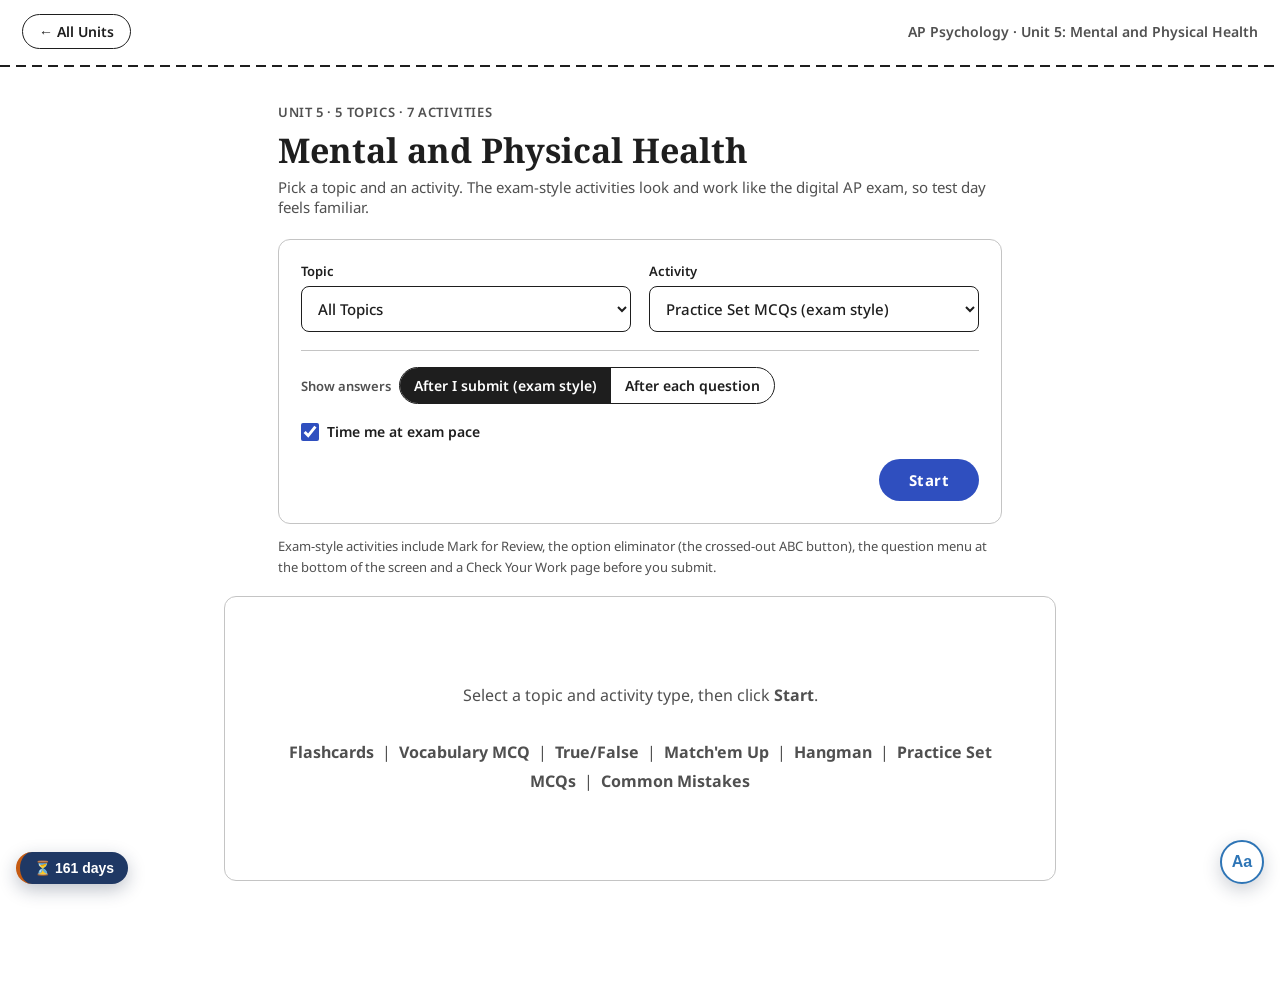
<file: unit5_revision_quiz.html>
<!DOCTYPE html>
<html lang="en">
<head>
<meta charset="UTF-8">
<meta name="viewport" content="width=device-width, initial-scale=1.0">
<title>Unit 5: Mental and Physical Health | AP Psychology Revision</title>
<link rel="preconnect" href="https://fonts.googleapis.com">
<link rel="preconnect" href="https://fonts.gstatic.com" crossorigin>
<link href="https://fonts.googleapis.com/css2?family=Noto+Sans:wght@400;500;600;700&family=Noto+Serif:wght@400;700&display=swap" rel="stylesheet">
<style>
*,*::before,*::after{box-sizing:border-box;margin:0;padding:0;}
body{font-family:'Outfit',sans-serif;background:#f0f4fb;color:#1a2744;min-height:100vh;}

/* HEADER */
header{background:#1a2744;color:#fff;padding:26px 20px 22px;text-align:center;}
header .eyebrow{font-size:11px;letter-spacing:3px;text-transform:uppercase;color:#7fa8d4;margin-bottom:8px;}
header h1{font-family:'Playfair Display',serif;font-size:26px;color:#fff;line-height:1.3;}
header .subtitle{margin-top:7px;font-size:13px;color:#a8c4e0;}

/* CONTROLS */
.controls-bar{background:#fff;border-bottom:2px solid #dde6f4;padding:14px 20px;display:flex;flex-wrap:wrap;gap:10px;justify-content:center;align-items:center;position:sticky;top:0;z-index:100;box-shadow:0 2px 10px rgba(26,39,68,.09);}
.controls-bar select{padding:9px 13px;font-family:'Outfit',sans-serif;font-size:14px;font-weight:500;border:2px solid #c8d8ee;border-radius:8px;background:#f4f6fb;color:#1a2744;cursor:pointer;outline:none;min-width:175px;}
.controls-bar select:focus{border-color:#2E75B6;}
.btn-start{padding:9px 26px;font-family:'Outfit',sans-serif;font-size:14px;font-weight:700;background:#1a2744;color:#fff;border:none;border-radius:8px;cursor:pointer;letter-spacing:.4px;transition:background .2s;}
.btn-start:hover{background:#2E75B6;}

/* MAIN */
.main{max-width:860px;margin:28px auto;padding:0 14px 60px;}
#quizArea{background:#fff;border-radius:12px;padding:28px;box-shadow:0 2px 16px rgba(26,39,68,.07);min-height:280px;}
.placeholder-text{text-align:center;padding:56px 20px;color:#7a90b5;font-size:16px;line-height:1.8;}

/* PROGRESS */
.progress-row{display:flex;justify-content:space-between;align-items:center;margin-bottom:12px;font-size:13px;font-weight:500;color:#4a6080;}
.progress-bar-track{height:5px;background:#e0e8f4;border-radius:3px;margin-bottom:22px;overflow:hidden;}
.progress-bar-fill{height:100%;background:#2E75B6;border-radius:3px;transition:width .4s ease;}

/* QUESTION */
.question-text{font-size:16px;line-height:1.7;margin-bottom:20px;color:#1a2744;}
.stem-label{display:block;font-size:10px;font-weight:700;letter-spacing:2px;text-transform:uppercase;color:#7fa8d4;margin-bottom:8px;}

.skill-badge{display:inline-block;font-size:10px;font-weight:700;letter-spacing:1px;text-transform:uppercase;padding:3px 10px;border-radius:20px;margin-bottom:13px;}
.skill-1{background:#e8eef8;color:#3a5a8a;}
.skill-2{background:#e3f2fd;color:#1565c0;}
.skill-3{background:#fff3e0;color:#e65100;}
.skill-4{background:#e8f5e9;color:#2e7d32;}

/* OPTIONS */
.options-list{display:flex;flex-direction:column;gap:9px;}
.option-btn{display:flex;align-items:flex-start;gap:11px;padding:13px 15px;border:2px solid #d0ddef;border-radius:8px;background:#f8fafd;cursor:pointer;font-family:'Outfit',sans-serif;font-size:14px;line-height:1.5;color:#1a2744;text-align:left;transition:border-color .15s,background .15s;width:100%;}
.option-btn:hover:not(:disabled){border-color:#2E75B6;background:#eaf3fc;}
.option-btn .letter{font-weight:700;min-width:20px;color:#2E75B6;flex-shrink:0;}
.option-btn.correct{border-color:#28a745;background:#d4edda;color:#155724;}
.option-btn.incorrect{border-color:#dc3545;background:#f8d7da;color:#721c24;}
.option-btn.revealed{border-color:#28a745;background:#d4edda;color:#155724;}
.option-btn:disabled{cursor:default;}

/* FEEDBACK */
.feedback-box{margin-top:16px;padding:13px 16px;border-radius:8px;font-size:14px;font-weight:600;}
.feedback-box.correct{background:#d4edda;color:#155724;}
.feedback-box.incorrect{background:#f8d7da;color:#721c24;}
.feedback-box.neutral{background:#e8f1fa;color:#1a4a7a;}
.btn-next{display:inline-block;margin-top:16px;padding:11px 28px;font-family:'Outfit',sans-serif;font-size:14px;font-weight:700;background:#1a2744;color:#fff;border:none;border-radius:8px;cursor:pointer;transition:background .2s;}
.btn-next:hover{background:#2E75B6;}

/* FLASHCARD */
.flashcard-wrapper{perspective:1200px;max-width:660px;margin:16px auto;height:240px;cursor:pointer;}
.flashcard-inner{position:relative;width:100%;height:100%;transform-style:preserve-3d;transition:transform .55s ease;}
.flashcard-wrapper.flipped .flashcard-inner{transform:rotateY(180deg);}
.flashcard-face{position:absolute;inset:0;backface-visibility:hidden;border-radius:12px;display:flex;flex-direction:column;align-items:center;justify-content:center;padding:26px 30px;text-align:center;}
.flashcard-front{background:#1a2744;color:#fff;}
.flashcard-front .face-label{font-size:10px;letter-spacing:3px;text-transform:uppercase;color:#7fa8d4;margin-bottom:12px;}
.flashcard-front .face-term{font-size:22px;font-weight:700;line-height:1.35;}
.flashcard-back{background:#eef4fc;border:2px solid #c8d8ee;transform:rotateY(180deg);}
.flashcard-back .face-label{font-size:10px;letter-spacing:3px;text-transform:uppercase;color:#4a6080;margin-bottom:12px;}
.flashcard-back .face-def{font-size:15px;line-height:1.65;color:#1a2744;}
.flashcard-hint{text-align:center;margin-top:10px;font-size:12px;color:#7a90b5;}
.flashcard-nav{display:flex;gap:10px;justify-content:center;margin-top:18px;}
.flashcard-nav button{padding:9px 22px;font-family:'Outfit',sans-serif;font-size:13px;font-weight:600;border:2px solid #1a2744;border-radius:8px;background:#fff;color:#1a2744;cursor:pointer;transition:all .15s;}
.flashcard-nav button:hover{background:#1a2744;color:#fff;}
.flashcard-nav button.self-rate-good{border-color:#28a745;color:#1e7b34;}
.flashcard-nav button.self-rate-good:hover{background:#28a745;color:#fff;}
.flashcard-nav button.self-rate-review{border-color:#dc3545;color:#a72638;}
.flashcard-nav button.self-rate-review:hover{background:#dc3545;color:#fff;}

/* MATCH */
.match-grid{display:grid;grid-template-columns:1fr 1fr;gap:18px;}
@media(max-width:580px){.match-grid{grid-template-columns:1fr;}}
.match-col-label{font-size:10px;font-weight:700;letter-spacing:2px;text-transform:uppercase;color:#7a90b5;margin-bottom:8px;}
.match-terms,.match-defs{display:flex;flex-direction:column;gap:8px;}
.match-term{padding:11px 13px;background:#1a2744;color:#fff;border-radius:7px;font-size:13px;font-weight:600;cursor:grab;user-select:none;transition:opacity .2s;}
.match-term.dragging{opacity:.35;}
.match-def{padding:11px 13px;background:#f4f6fb;border:2px dashed #b0c4de;border-radius:7px;font-size:12px;min-height:56px;position:relative;transition:border-color .15s,background .15s;}
.match-def.drag-over{border-color:#2E75B6;background:#e3f2fd;border-style:solid;}
.match-def.correct{border-color:#28a745;background:#d4edda;border-style:solid;}
.match-def.incorrect{border-color:#dc3545;background:#f8d7da;border-style:solid;}
.match-dropped{display:block;font-weight:700;font-size:12px;color:#1a2744;background:#c8d8ee;border-radius:4px;padding:2px 7px;margin-bottom:4px;}
.match-check-btn{display:block;margin:18px auto 0;padding:11px 30px;font-family:'Outfit',sans-serif;font-size:14px;font-weight:700;background:#2E75B6;color:#fff;border:none;border-radius:8px;cursor:pointer;}
.match-check-btn:hover{background:#1a5a9a;}

/* HANGMAN */
.hangman-container{display:flex;flex-direction:column;align-items:center;}
.hangman-svg{width:180px;height:200px;}
.hangman-hint{background:#e8f1fa;border-left:4px solid #2E75B6;padding:11px 15px;border-radius:0 8px 8px 0;font-size:13px;font-style:italic;color:#2a4a70;margin-bottom:18px;max-width:480px;width:100%;}
.word-display{font-size:1.9rem;letter-spacing:7px;font-family:'Courier New',monospace;font-weight:700;margin:14px 0;word-break:break-all;text-align:center;}
.keyboard{display:flex;flex-wrap:wrap;gap:5px;justify-content:center;max-width:440px;margin-top:14px;}
.key{width:35px;height:35px;display:flex;align-items:center;justify-content:center;font-size:13px;font-weight:700;font-family:'Outfit',sans-serif;background:#1a2744;color:#fff;border:none;border-radius:5px;cursor:pointer;transition:background .15s;}
.key:hover:not(:disabled){background:#2E75B6;}
.key:disabled{opacity:.45;cursor:default;}
.key.correct-guess{background:#28a745;}
.key.wrong-guess{background:#dc3545;}

/* SCORE SCREEN */
.score-screen{text-align:center;padding:36px 20px;}
.score-screen .big-score{font-family:'Playfair Display',serif;font-size:60px;font-weight:700;color:#1a2744;line-height:1;margin-bottom:8px;}
.score-screen .score-label{font-size:17px;color:#4a6080;margin-bottom:22px;}
.score-screen .score-message{font-size:20px;font-weight:700;margin-bottom:6px;color:#1a2744;}
.btn-restart{display:inline-block;margin-top:20px;padding:11px 32px;font-family:'Outfit',sans-serif;font-size:14px;font-weight:700;background:#1a2744;color:#fff;border:none;border-radius:8px;cursor:pointer;}
.btn-restart:hover{background:#2E75B6;}
.btn-print{background:#2E75B6;margin-left:10px;}
.btn-print:hover{background:#1a5a9a;}

/* Common Mistakes mode */
.mistake-topic-header{font-size:11px;font-weight:700;letter-spacing:2px;text-transform:uppercase;color:#7a90b5;margin:22px 0 10px;}
.mistake-topic-header:first-child{margin-top:0;}
.mistake-item{background:#fff3e0;border-left:4px solid #e65100;padding:12px 15px;border-radius:0 8px 8px 0;font-size:14px;line-height:1.65;margin-bottom:12px;color:#5a3a00;}

/* Session review block */
.review-block{text-align:left;background:#f8fafd;border:2px solid #d0ddef;border-radius:10px;padding:16px 18px;margin:22px 0;max-height:320px;overflow-y:auto;}
.review-header{font-size:12px;font-weight:700;letter-spacing:1px;text-transform:uppercase;color:#4a6080;margin-bottom:10px;}
.review-item{font-size:13px;line-height:1.6;padding:8px 0;border-bottom:1px solid #e0e8f4;}
.review-item:last-child{border-bottom:none;}
.review-item strong{color:#1a2744;}
.review-correct{color:#155724;display:block;margin-top:2px;}

@media(max-width:480px){
  header h1{font-size:20px;}
  #quizArea{padding:16px;}
  .word-display{font-size:1.3rem;letter-spacing:3px;}
  .key{width:28px;height:28px;font-size:11px;}
  .controls-bar select{min-width:140px;font-size:13px;}
}
.disclaimer{max-width:860px;margin:16px auto 0;padding:11px 16px;background:#fff8e1;border-left:5px solid #f9a825;border-radius:6px;font-size:13px;line-height:1.5;color:#5d4a00;}
</style>
<style>
.topbar{background:#1a2744;padding:10px 16px;text-align:left;}
.back-btn{display:inline-block;font-family:'Outfit',Arial,sans-serif;font-size:13px;font-weight:600;color:#fff;text-decoration:none;padding:7px 14px;border:1.5px solid #7fa8d4;border-radius:20px;background:rgba(255,255,255,.08);}
.back-btn:hover{background:#2E75B6;border-color:#2E75B6;}
.topbar.light{background:#fff;border-bottom:1px solid #ccc;}
.topbar.light .back-btn{color:#1a2744;border-color:#1a2744;background:#f4f6fb;}
.topbar.light .back-btn:hover{background:#1a2744;color:#fff;}
</style>
<link rel="stylesheet" href="exam.css">
<link rel="stylesheet" href="dark.css">
<script src="settings.js" data-dark></script>
</head>
<body>
<nav class="bb-top"><a class="bb-back" href="index.html">&larr; All Units</a><span class="bb-crumb">AP Psychology &middot; Unit 5: Mental and Physical Health</span></nav>
<div class="bb-dash"></div>
<section class="bb-start">
  <div class="bb-eyebrow">Unit 5 &middot; 5 topics &middot; 7 activities</div>
  <h1>Mental and Physical Health</h1>
  <p class="bb-sub">Pick a topic and an activity. The exam-style activities look and work like the digital AP exam, so test day feels familiar.</p>
  <div class="bb-panel">
    <div class="bb-field"><label for="topicSelect">Topic</label>
  <select id="topicSelect">
    <option value="all">All Topics</option>
    <option value="5.1">5.1 - Health Psychology and Stress</option>
    <option value="5.2">5.2 - Positive Psychology</option>
    <option value="5.3">5.3 - Defining and Explaining Disorders</option>
    <option value="5.4">5.4 - Categories of Disorders</option>
    <option value="5.5">5.5 - Treatment</option>
  </select>
    </div>
    <div class="bb-field"><label for="modeSelect">Activity</label>
  <select id="modeSelect">
    <option value="practice" selected>Practice Set MCQs (exam style)</option>
    <option value="flash">Flashcards</option>
    <option value="mcq">Vocabulary MCQ (exam style)</option>
    <option value="tf">True / False (exam style)</option>
    <option value="match">Match'em Up</option>
    <option value="hangman">Hangman</option>
    <option value="mistakes">Common Mistakes</option>
  </select>
    </div>
    <div class="bb-opts">
      <div><span class="bb-optlabel">Show answers</span><span class="bb-seg">
        <input type="radio" name="bbFeedback" id="fbEnd" value="end" checked><label for="fbEnd">After I submit (exam style)</label>
        <input type="radio" name="bbFeedback" id="fbEach" value="each"><label for="fbEach">After each question</label></span></div>
      <label class="bb-check"><input type="checkbox" id="bbPace" checked> Time me at exam pace</label>
    </div>
    <div class="bb-actions"><button class="btn-start" id="startBtn">Start</button></div>
  </div>
  <p class="bb-note">Exam-style activities include Mark for Review, the option eliminator (the crossed-out ABC button), the question menu at the bottom of the screen and a Check Your Work page before you submit.</p>
</section>
<div class="main">
  <div id="quizArea">
    <div class="placeholder-text">
      Select a topic and activity type, then click <strong>Start</strong>.<br><br>
      <strong>Flashcards</strong> &nbsp;|&nbsp; <strong>Vocabulary MCQ</strong> &nbsp;|&nbsp; <strong>True/False</strong> &nbsp;|&nbsp; <strong>Match'em Up</strong> &nbsp;|&nbsp; <strong>Hangman</strong> &nbsp;|&nbsp; <strong>Practice Set MCQs</strong> &nbsp;|&nbsp; <strong>Common Mistakes</strong>
    </div>
  </div>
</div>

<script>
// ==============================================================
// TERMS DATABASE
// ==============================================================
const termsDB = {
  "5.1": [
    {term:"Health Psychology",def:"Examines how physical health and wellness shape behaviors and mental processes, taking a holistic view of behaviors, coping, stressors, and community engagement."},
    {term:"Eustress",def:"Positive stress that motivates a person to take on challenges and perform better."},
    {term:"Distress",def:"Negative stress that overwhelms a person, leading to exhaustion and impaired functioning."},
    {term:"Daily Hassles",def:"Small but frequent annoyances that accumulate over time into significant stress, such as overlapping deadlines."},
    {term:"Traumatic Events",def:"Severe acute stressors such as accidents, disasters, violence, or the loss of a loved one. They can lead to strong emotional responses, including PTSD."},
    {term:"Adverse Childhood Experiences (ACEs)",def:"Potentially traumatic events or chronic stressors during childhood. Effects often persist into adulthood and are linked to higher risk of mental and physical health problems."},
    {term:"General Adaptation Syndrome (GAS)",def:"Selye's three-stage model of the body's physiological response to prolonged stress: alarm, resistance, and exhaustion."},
    {term:"Alarm Reaction",def:"GAS Stage 1. The stressor is first perceived, the fight-flight-freeze response is activated, and the body releases adrenaline and cortisol."},
    {term:"Resistance Stage",def:"GAS Stage 2. The stressor persists, and the body tries to adapt by using more energy to maintain a higher level of tension. Fatigue begins to develop."},
    {term:"Exhaustion Stage",def:"GAS Stage 3. Energy stores are depleted and the immune system weakens, leaving a person open to burnout, illness, and heightened anxiety."},
    {term:"Fight-Flight-Freeze Response",def:"An automatic reaction to a perceived threat in which the body prepares to confront it, escape it, or become immobile."},
    {term:"Tend-and-Befriend Theory",def:"An alternative stress response in which people protect and nurture others (tending) or seek out social connection (befriending). It describes behavior, while GAS describes the body's physiological stages."},
    {term:"Problem-Focused Coping",def:"Treats the stressor as a problem to be solved: identify the source, make a plan, act, and revise. Best when a practical solution exists."},
    {term:"Emotion-Focused Coping",def:"Manages the emotional reaction to a stressor rather than changing it directly, using relaxation, mindfulness, physical activity, or social support. Best when the stressor is outside your control."}
  ],
  "5.2": [
    {term:"Positive Psychology",def:"A branch of psychology focused on what makes life most worth living: positive emotions, character strengths, resilience, and well-being."},
    {term:"Resilience",def:"The ability to recover from setbacks and maintain psychological health in challenging circumstances."},
    {term:"Gratitude",def:"Recognizing and appreciating the positive aspects of life. Regular practice is linked to higher happiness and life satisfaction."},
    {term:"Signature Strengths and Virtues",def:"Personal qualities that come most naturally to a person. Developing them leads to greater satisfaction and a more purposeful life."},
    {term:"Wisdom",def:"Virtue category covering creativity and curiosity."},
    {term:"Courage",def:"Virtue category covering bravery and integrity."},
    {term:"Humanity",def:"Virtue category covering interpersonal strengths such as kindness and love."},
    {term:"Justice",def:"Virtue category covering fairness and leadership."},
    {term:"Temperance",def:"Virtue category covering strengths that protect against excess, such as humility and self-control."},
    {term:"Transcendence",def:"Virtue category covering strengths that deepen connections to something larger, such as gratitude and hope."},
    {term:"Post-Traumatic Growth",def:"Positive psychological change that emerges from struggling with a highly challenging or traumatic event, such as new strengths, deeper relationships, appreciation for life, and a sense of new purpose."}
  ],
  "5.3": [
    {term:"Level of Dysfunction",def:"Criterion for judging a disorder: how well or poorly a person can carry out day-to-day activities and responsibilities."},
    {term:"Perception of Distress",def:"Criterion for judging a disorder: the person's own experience of negative emotions, pain, or stress related to their thoughts, feelings, or behaviors."},
    {term:"Deviation from Social Norms",def:"Criterion for judging a disorder: behavior measured against social and cultural standards. Norms vary across cultures, so only trained professionals should diagnose."},
    {term:"DSM",def:"The Diagnostic and Statistical Manual of Mental Disorders, developed by the American Psychiatric Association (APA). It classifies mental disorders with symptoms, criteria, and statistical data."},
    {term:"ICD",def:"The International Classification of Diseases, developed by the World Health Organization (WHO). A global standard that classifies all health conditions, including mental and behavioral disorders."},
    {term:"Eclectic Approach",def:"Combining techniques from several psychological perspectives to build a personalized treatment plan."},
    {term:"Behavioral Perspective",def:"Disorders come from maladaptive learned associations (classical conditioning, operant conditioning, observational learning). Because they are learned, they can be unlearned."},
    {term:"Psychodynamic Perspective",def:"Disorders originate from unconscious conflicts rooted in unresolved childhood experiences that have been repressed."},
    {term:"Humanistic Perspective",def:"Disorders develop from a lack of social support, failure to reach potential, or a large gap between the actual and ideal self (incongruence)."},
    {term:"Cognitive Perspective",def:"Disorders arise from maladaptive thought patterns: distorted, irrational, or negative thinking that produces distress."},
    {term:"Evolutionary Perspective",def:"Traits that were once adaptive for survival may now be maladaptive and cause problems. Also examines genetic predispositions."},
    {term:"Sociocultural Perspective",def:"Disorders are shaped by social and cultural factors such as group dynamics, cultural norms, and societal pressures."},
    {term:"Biological Perspective",def:"Disorders are driven by physiological and genetic factors such as neurotransmitter imbalances, brain structure differences, or inherited vulnerabilities."},
    {term:"Biopsychosocial Model",def:"Disorders are influenced by interacting biological, psychological, and sociocultural factors."},
    {term:"Diathesis-Stress Model",def:"Disorders arise from the interaction of an inherited or biological vulnerability (diathesis) and stressful life events (stress)."}
  ],
  "5.4": [
    {term:"Neurodevelopmental Disorders",def:"Conditions with early (childhood) onset that affect social relationships, communication, or learning. Symptoms range from mild to severe."},
    {term:"ADHD",def:"Attention-deficit/hyperactivity disorder. Characterized by inattention, hyperactivity, and impulsivity."},
    {term:"Autism Spectrum Disorder (ASD)",def:"A spectrum of neurodevelopmental conditions involving challenges in social communication, repetitive behaviors, restricted interests, and sensory sensitivities. Each person's profile varies."},
    {term:"Delusions",def:"False beliefs held despite clear contradictory evidence. A positive symptom."},
    {term:"Delusions of Persecution",def:"The false belief that others are trying to harm or deceive you."},
    {term:"Delusions of Grandeur",def:"The false belief that you have exceptional abilities, wealth, or fame."},
    {term:"Hallucinations",def:"False sensory perceptions without an external stimulus. The most common are auditory (hearing voices). A positive symptom."},
    {term:"Disorganized Thinking and Speech",def:"A positive symptom that includes word salad, loose associations, and tangential speech."},
    {term:"Word Salad",def:"Words strung together with no logical connection."},
    {term:"Positive Symptoms",def:"Something ADDED to a person's behavior or experience, such as hallucinations, delusions, disorganized speech, or catatonic excitement."},
    {term:"Negative Symptoms",def:"Something REMOVED from a person's typical functioning, such as flat affect, alogia, reduced motivation, or catatonic stupor."},
    {term:"Flat Affect",def:"A negative symptom: reduced emotional expression, with little facial movement and a monotone voice."},
    {term:"Alogia",def:"A negative symptom: reduced speech output. The person says very little."},
    {term:"Catatonia",def:"A disturbance of movement and behavior. It can appear as catatonic excitement (excessive movement, positive) or catatonic stupor (near-unresponsiveness, negative)."},
    {term:"Dopamine Hypothesis",def:"Excess dopamine activity in the limbic system is linked to positive symptoms, while too little dopamine in the prefrontal cortex is linked to negative symptoms."},
    {term:"Major Depressive Disorder (MDD)",def:"Intense symptoms such as diminished interest, sleep and appetite changes, and negative thoughts. Must last at least 2 weeks."},
    {term:"Persistent Depressive Disorder (PDD)",def:"Less intense but chronic low mood lasting at least 2 years. People can often still function."},
    {term:"Mania",def:"A period of abnormally elevated mood, high energy, impulsivity, and euphoria."},
    {term:"Hypomania",def:"A milder form of mania that is less severe and does not cause major impairment."},
    {term:"Bipolar I Disorder",def:"At least one full manic episode (7 or more days), typically followed by depressive episodes."},
    {term:"Bipolar II Disorder",def:"Hypomanic episodes (less severe than full mania) followed by major depressive episodes."},
    {term:"Specific Phobia",def:"An intense, irrational fear of a particular object or situation, such as acrophobia (heights) or arachnophobia (spiders)."},
    {term:"Agoraphobia",def:"Fear of situations where escape is difficult or help is unavailable. Often leads to avoiding crowds, public transport, and enclosed spaces."},
    {term:"Panic Disorder",def:"Unexpected, intense episodes of fear with physical symptoms such as a pounding heart, sweating, and shortness of breath."},
    {term:"Social Anxiety Disorder",def:"Fear of being judged or scrutinized in social situations. Different from agoraphobia, which is about escape."},
    {term:"Generalized Anxiety Disorder (GAD)",def:"Excessive, uncontrollable worry across multiple life domains lasting at least 6 months."},
    {term:"Culture-Bound Disorder",def:"A condition specific to a particular cultural group, recognized within that culture and not necessarily elsewhere."},
    {term:"Ataque de Nervios",def:"A culture-bound panic-like episode described in Caribbean and Iberian cultures: a sudden wave of intense emotional distress with physical symptoms."},
    {term:"Taijin Kyofusho",def:"A culture-bound variant of social anxiety found mainly in Japan, centered on fear of offending or displeasing others rather than personal embarrassment."},
    {term:"Obsessive-Compulsive Disorder (OCD)",def:"A cycle of intrusive obsessions (unwanted repeated thoughts) and compulsions (repetitive behaviors that temporarily relieve the anxiety), such as repeated handwashing."},
    {term:"Hoarding Disorder",def:"Difficulty discarding possessions regardless of their value, with significant anxiety at the thought of disposal, creating cluttered and potentially unsafe living conditions."},
    {term:"Dissociative Amnesia",def:"Inability to recall important personal information, typically linked to trauma. It can be localized, selective, or generalized."},
    {term:"Dissociative Fugue",def:"A subtype of dissociative amnesia that also involves unexpected travel and sometimes the adoption of a new identity."},
    {term:"Dissociative Identity Disorder (DID)",def:"Two or more distinct identity states with gaps in memory, associated with severe or repeated early childhood trauma. Formerly called multiple personality disorder. It is different from schizophrenia."},
    {term:"Post-Traumatic Stress Disorder (PTSD)",def:"Follows a disturbing event. Includes flashbacks and nightmares, intrusive thoughts, avoidance of reminders, and social withdrawal."},
    {term:"Hypervigilance",def:"A state of heightened alertness, constantly on guard for threats. Common in trauma-related disorders."},
    {term:"Anorexia Nervosa",def:"An eating disorder involving extreme restriction of food, intense fear of gaining weight, and a distorted body image, with serious health risks."},
    {term:"Bulimia Nervosa",def:"An eating disorder involving a cycle of binge eating followed by compensatory behaviors, with serious health risks."},
    {term:"Personality Disorders",def:"Enduring, inflexible patterns of thinking and behavior that begin in late adolescence or early adulthood, differ significantly from cultural expectations, and cause distress or impaired functioning. Organized into Clusters A, B, and C."},
    {term:"Cluster A",def:"Personality disorders marked by social awkwardness, suspiciousness, and difficulty relating to others: paranoid, schizoid, and schizotypal."},
    {term:"Paranoid Personality Disorder",def:"Persistent distrust and suspicion; believes others want to deceive or harm them."},
    {term:"Schizoid Personality Disorder",def:"Detachment from relationships, limited emotional expression, and a preference for solitude."},
    {term:"Schizotypal Personality Disorder",def:"Social discomfort with odd beliefs, behaviors, or speech and unusual perceptual experiences."},
    {term:"Cluster B",def:"Personality disorders marked by intense emotions, impulsivity, and a need for attention or admiration: antisocial, histrionic, narcissistic, and borderline."},
    {term:"Antisocial Personality Disorder",def:"Disregard for others' rights, impulsivity, and lack of remorse for harmful actions."},
    {term:"Histrionic Personality Disorder",def:"Excessive emotionality and attention-seeking; discomfort when not the center of attention."},
    {term:"Narcissistic Personality Disorder",def:"A need for admiration, lack of empathy, an inflated sense of self-importance, and an expectation of special treatment."},
    {term:"Borderline Personality Disorder",def:"Instability in relationships, self-image, and emotions, with a strong fear of abandonment and intense mood swings."},
    {term:"Cluster C",def:"Personality disorders marked by anxiety, fearfulness, and avoidance: avoidant, dependent, and obsessive-compulsive personality disorder."},
    {term:"Avoidant Personality Disorder",def:"Social inhibition, feelings of inadequacy, and hypersensitivity to negative evaluation, leading to avoidance of social situations."},
    {term:"Dependent Personality Disorder",def:"A strong need to be cared for, difficulty making independent decisions, and difficulty with separation."},
    {term:"Obsessive-Compulsive Personality Disorder (OCPD)",def:"Perfectionism and a rigid need for control and order. Different from OCD because it is not driven by obsessions and anxiety-relief cycles."}
  ],
  "5.5": [
    {term:"Psychotherapy",def:"Structured conversations with a trained mental health professional to address emotional, psychological, and behavioral challenges."},
    {term:"Meta-Analysis",def:"A research method that statistically combines results from many independent studies to identify overall trends and effect sizes. It shows psychotherapy is generally effective."},
    {term:"Therapeutic Alliance",def:"The trusting, collaborative relationship between therapist and client, built on mutual respect and shared goals."},
    {term:"Cultural Humility",def:"A therapist's respectful openness to a client's cultural background, beliefs, and values, without judgment."},
    {term:"Deinstitutionalization",def:"The movement to close or scale back psychiatric hospitals and return patients to community-based settings such as outpatient clinics and group homes."},
    {term:"Group Therapy",def:"Several people meet with a therapist together. Benefits include peer support and lower cost. Limitation: less individual focus."},
    {term:"Individual Therapy",def:"One-on-one work with a therapist. Highly personalized and private, but usually more expensive."},
    {term:"Non-maleficence",def:"APA ethical principle: do no harm. Avoid causing physical, emotional, or psychological harm to clients."},
    {term:"Fidelity",def:"APA ethical principle: be trustworthy and keep confidentiality unless a legal or ethical duty requires disclosure."},
    {term:"Integrity",def:"APA ethical principle: be honest about qualifications, methods, and expectations."},
    {term:"Respect for Rights and Dignity",def:"APA ethical principle: obtain informed consent, respect cultural differences, and protect client autonomy."},
    {term:"Hypnosis",def:"A state of focused attention, heightened suggestibility, and deep relaxation. Helpful for pain and anxiety but not for reliably retrieving memories, and leading questions can create false memories."},
    {term:"Psychodynamic Therapy",def:"Aims to uncover and resolve unconscious conflicts using free association and dream interpretation. Looks backward at what buried conflicts shape a person."},
    {term:"Free Association",def:"The client speaks freely about any thoughts or images that come to mind while the therapist looks for patterns pointing to unconscious motives."},
    {term:"Dream Interpretation",def:"Analyzing the manifest content and latent content of dreams to connect them to emotional struggles."},
    {term:"Manifest Content",def:"The actual storyline of a dream."},
    {term:"Latent Content",def:"The deeper symbolic meaning of a dream, reflecting hidden desires, fears, or conflicts."},
    {term:"Cognitive Restructuring",def:"The therapist helps the client recognize, challenge, and replace distorted thoughts with realistic ones, such as turning 'I am a failure' into 'I can succeed in many areas.'"},
    {term:"Fear Hierarchy",def:"A list of anxiety-provoking situations ordered from least to most frightening, used in gradual exposure."},
    {term:"Cognitive Triad",def:"Three interconnected areas of negative thought: the self, the world, and the future. Negative thoughts in one area feed the others."},
    {term:"Applied Behavior Analysis",def:"Identifies how environmental factors such as rewards and punishments shape behavior, then uses those principles to change it."},
    {term:"Exposure Therapy",def:"Gradual exposure to a feared stimulus while practicing relaxation. Uses classical conditioning to pair the stimulus with calm instead of fear."},
    {term:"Systematic Desensitization",def:"An exposure therapy for phobias: gradually increasing intensity of the feared stimulus paired with relaxation techniques."},
    {term:"Aversion Therapy",def:"Pairs an unwanted behavior with an unpleasant stimulus to create a new negative association and reduce the behavior."},
    {term:"Token Economy",def:"Clients earn tokens for desired behaviors (operant conditioning, positive reinforcement) that can be exchanged for rewards."},
    {term:"Biofeedback",def:"Real-time electronic monitoring of body responses such as heart rate or muscle tension so clients can learn to regulate them."},
    {term:"Cognitive-Behavioral Therapy (CBT)",def:"Blends cognitive (thought-challenging) and behavioral (habit-changing) approaches."},
    {term:"Dialectical Behavior Therapy (DBT)",def:"A CBT approach with four focus areas: mindfulness, distress tolerance, emotional regulation, and interpersonal effectiveness. Originally developed for borderline personality disorder."},
    {term:"Rational Emotive Behavior Therapy (REBT)",def:"Uses the ABCDE model to disrupt irrational beliefs: Activating event, Belief, Consequence, Disputation, Effective new belief."},
    {term:"Humanistic Therapy",def:"Person-centered therapy that focuses on present growth, self-actualization, and congruence between the real and ideal self. Looks forward at who you can become."},
    {term:"Active Listening",def:"The therapist fully concentrates on the client and paraphrases what is shared to validate feelings and encourage openness."},
    {term:"Unconditional Positive Regard",def:"Complete acceptance of the client regardless of what they think or do, fostering safety and growth."},
    {term:"Psychotropic Medications",def:"Drugs that affect brain function to alter mood, behavior, emotions, or thinking."},
    {term:"Antidepressants",def:"Boost serotonin (and sometimes norepinephrine) levels to regulate mood. Used for depression and anxiety."},
    {term:"Anti-Anxiety Drugs",def:"Enhance GABA activity to produce a calming effect. Carry a risk of dependence."},
    {term:"Lithium",def:"A mood stabilizer used mainly for bipolar disorder. Has a narrow therapeutic window and needs monitoring."},
    {term:"Antipsychotics",def:"Block dopamine receptors to reduce excess dopamine activity. Used for schizophrenia, delusions, and hallucinations."},
    {term:"Tardive Dyskinesia (TD)",def:"A movement disorder of involuntary, repetitive body movements that can follow long-term antipsychotic use."},
    {term:"Psychosurgery",def:"Surgical removal or damage of specific brain tissue to relieve severe symptoms."},
    {term:"Lobotomy",def:"A historical procedure that severed frontal lobe connections. Now extremely rare because of serious side effects and better alternatives."},
    {term:"Transcranial Magnetic Stimulation (TMS)",def:"A non-invasive treatment that uses magnetic fields to stimulate brain regions linked to mood. Used mainly for depression."},
    {term:"Electroconvulsive Therapy (ECT)",def:"Small electrical currents trigger a brief seizure. Used for severe, treatment-resistant depression, only after other treatments have failed."}
  ]
};

// ==============================================================
// COMMON MISTAKES DATABASE
// ==============================================================
const mistakesDB = {
  "5.1": [
    "Students often think all stress is bad. Actually eustress is positive stress that motivates and improves performance, while distress is the overwhelming kind.",
    "Students often think the General Adaptation Syndrome and tend-and-befriend describe the same thing. Actually GAS describes the physiological stages inside the body over time, while tend-and-befriend describes behavioral responses to stress.",
    "Students often think emotion-focused coping is a weaker choice than problem-focused coping. Actually each fits different situations: problem-focused works when you can change the stressor, and emotion-focused works when the stressor is outside your control. They can also be combined.",
    "Students often think the resistance stage means the stress is over. Actually in the resistance stage the stressor persists and the body keeps working at a higher energy cost, and exhaustion follows if it continues.",
    "Students often think adverse childhood experiences only affect childhood. Actually their effects often persist into adulthood and are linked to higher risk of mental and physical health problems."
  ],
  "5.2": [
    "Students often think positive psychology ignores difficult experiences. Actually it studies how people recover from setbacks and can even grow after them, as in post-traumatic growth.",
    "Students often think post-traumatic growth just means getting back to normal. Actually it is a genuine positive transformation, such as new strengths, deeper relationships, and renewed purpose.",
    "Students often mix up the six virtue categories. Actually wisdom covers creativity and curiosity, courage covers bravery and integrity, humanity covers kindness and love, justice covers fairness and leadership, temperance covers humility and self-control, and transcendence covers gratitude and hope.",
    "Students often think signature strengths are skills you must be taught. Actually they are qualities that come most naturally to you, and developing them leads to greater satisfaction.",
    "Students often think gratitude only works because it makes people feel good in the moment. Actually it directs attention toward the positives in life, which fosters optimism and higher life satisfaction over time."
  ],
  "5.3": [
    "Students often think the DSM and ICD are the same manual. Actually the DSM is published by the American Psychiatric Association and focuses on mental disorders, while the ICD is published by the WHO and classifies all health conditions globally.",
    "Students often confuse the biopsychosocial model with the diathesis-stress model. Actually biopsychosocial is a wide lens across biological, psychological, and sociocultural factors, while diathesis-stress is narrower and focuses on a vulnerability interacting with a stressful trigger.",
    "Students often think unusual behavior alone means a person has a disorder. Actually professionals consider level of dysfunction, perception of distress, and deviation from social norms, and norms vary across cultures.",
    "Students often think a psychologist must stick to one perspective. Actually most use an eclectic approach, combining techniques from several perspectives.",
    "Students often think diagnosis is purely helpful or purely harmful. Actually it can open access to treatment and validation, but it also carries risks such as stigma and self-fulfilling prophecy."
  ],
  "5.4": [
    "Students often think positive symptoms are good ones. Actually positive means something is ADDED (hallucinations, delusions), and negative means something is REMOVED (flat affect, alogia).",
    "Students often mix up flat affect and alogia. Actually flat affect is reduced emotional expression, while alogia is reduced speech output.",
    "Students often think major depressive disorder and persistent depressive disorder differ only by name. Actually MDD is more intense and lasts at least 2 weeks, while PDD is less intense but lasts at least 2 years.",
    "Students often think bipolar I and bipolar II are the same. Actually bipolar I requires at least one full manic episode, while bipolar II involves hypomania instead of full mania.",
    "Students often confuse OCD and OCPD. Actually OCD is an anxiety-related disorder driven by obsessions and compulsions, while OCPD is a personality disorder of perfectionism and rigid control without that cycle.",
    "Students often confuse social anxiety disorder with agoraphobia. Actually social anxiety is fear of being judged, while agoraphobia is fear of situations where escape is difficult.",
    "Students often think dissociative identity disorder is the same as schizophrenia. Actually DID involves distinct identity states and memory gaps linked to trauma, while schizophrenia involves symptoms such as hallucinations and delusions.",
    "Students often think dissociative amnesia and dissociative fugue are identical. Actually fugue is a subtype that also includes unexpected travel and sometimes a new identity."
  ],
  "5.5": [
    "Students often mix up psychodynamic and humanistic therapy. Actually psychodynamic therapy looks backward to uncover unconscious conflicts, while humanistic therapy focuses on present growth and congruence.",
    "Students often confuse systematic desensitization with aversion therapy. Actually desensitization pairs a feared stimulus with relaxation to reduce fear, while aversion therapy pairs an unwanted behavior with something unpleasant to reduce it.",
    "Students often think hypnosis reliably retrieves lost memories. Actually it helps with pain and anxiety, but it cannot reliably retrieve memories and leading questions can create false memories.",
    "Students often think ECT is a first-choice treatment. Actually it is used only for severe, treatment-resistant depression after other treatments have failed.",
    "Students often think a token economy is a form of cognitive therapy. Actually it is a behavioral technique based on operant conditioning, using tokens as positive reinforcement."
  ]
};

// ==============================================================
// PRACTICE SET DATABASE
// ==============================================================
const practiceDB = {
  "5.1": [
    {q:"Which of the following best describes the focus of health psychology?",opts:["The study of how biological factors alone determine physical health outcomes across the lifespan","The examination of how a person's physical health and wellness shape their behaviors and mental processes, taking a holistic perspective","The branch of psychology concerned exclusively with treating individuals who have stress-related physical illnesses","The study of how cognitive distortions lead to unhealthy behaviors such as poor diet and lack of exercise"],answer:1,skill:"Skill 1"},
    {q:"Which of the following best describes what happens during the resistance stage of the General Adaptation Syndrome?",opts:["The stressor is first perceived and the body activates the fight-flight-freeze response, releasing adrenaline and cortisol","The body's energy stores become depleted, the immune system weakens, and the individual becomes susceptible to illness and burnout","The stressor has been removed and the body begins returning to its resting baseline state","The stressor persists and the body attempts to adapt by sustaining elevated tension, consuming greater energy reserves in the process"],answer:3,skill:"Skill 1"},
    {q:"After a difficult argument with a close friend, Yusuf feels overwhelmed and upset. Rather than trying to resolve the disagreement immediately, he goes for a long run, calls his sister for emotional support, and practices deep breathing before going to sleep. Which of the following best characterizes Yusuf's approach?",opts:["Problem-focused coping, because he is taking action to address the stressor directly","Eustress management, because he is converting distress into a productive challenge","Emotion-focused coping, because he is managing his emotional response to the conflict rather than attempting to resolve it immediately","The resistance stage of GAS, because he is sustaining effort to adapt to an ongoing stressor"],answer:2,skill:"Skill 2"},
    {q:"A hospital nurse works in a high-pressure intensive care unit. After a particularly difficult shift, she stays late to help a junior colleague work through a complex patient case, calls her closest colleague to process the day's events together, and picks up groceries for an elderly neighbor on her way home. A researcher suggests this pattern reflects a specific stress response tendency. Which of the following best identifies and explains this pattern?",opts:["Problem-focused coping, because she is addressing the source of the stressor through direct action","The exhaustion stage of GAS, because prolonged stress is causing her to seek social contact as a means of replenishing depleted resources","The tend-and-befriend response, because under stress she is responding by nurturing others and strengthening social bonds rather than withdrawing","Eustress, because the challenges of the ICU are motivating rather than debilitating, so she is able to remain prosocial"],answer:2,skill:"Skill 2"},
    {q:"A university student has been procrastinating on a major research paper that is now due in three days. He is feeling anxious and overwhelmed. He sits down, breaks the paper into sections, creates a realistic writing schedule for the remaining days, eliminates non-essential activities from his calendar, and begins drafting the introduction. Which of the following best describes the coping strategy he is using, and why it is appropriate in this situation?",opts:["Emotion-focused coping, because writing and scheduling are behavioral responses to the emotional distress caused by the deadline","Problem-focused coping, because the stressor is a concrete, solvable problem (the paper can be written) and he is taking direct action to address it","Tend-and-befriend, because reaching out to his schedule and resources constitutes a form of social connection under stress","Resistance-stage adaptation, because sustained effort directed at the stressor signals that his body is in the GAS resistance phase"],answer:1,skill:"Skill 2"},
    {q:"A researcher reviews a published study claiming that individuals who report higher levels of daily social support experience significantly lower cortisol levels during stressful work periods. The study surveyed 150 office workers monthly for six months, measuring both social support and cortisol. A critic argues that the study cannot support a causal conclusion. Which of the following best identifies the methodological reason for this limitation, and what type of study would be needed to establish causation?",opts:["The sample of office workers is too small and specialized to generalize findings; a larger sample across multiple professions would establish causation","The study uses self-report measures of social support, which are always invalid; replacing them with observational measures would establish causation","Because neither variable was manipulated, the study can identify a relationship but cannot determine whether social support reduces cortisol, whether lower cortisol makes people more socially engaged, or whether a third variable explains both; a randomized experiment manipulating social support would be needed","The six-month timeframe is too short to observe the effects of social support on cortisol; a longitudinal study spanning multiple years would establish causation"],answer:2,skill:"Skill 4"}
  ],
  "5.2": [
    {q:"Which of the following best describes what positive psychology seeks to accomplish?",opts:["To eliminate negative emotions from individuals' lives by replacing them with trained positive responses","To diagnose and treat psychological disorders using strength-based rather than deficit-based frameworks","To identify factors that lead to well-being, resilience, positive emotions, and psychological health, focusing on what allows individuals to flourish","To demonstrate that individuals who express gratitude and optimism are less susceptible to all forms of psychological disorder"],answer:2,skill:"Skill 1"},
    {q:"According to the classification of character strengths and virtues used in positive psychology, which of the following correctly matches a virtue category with one of its associated strengths?",opts:["Transcendence: self-control and humility","Justice: fairness and leadership","Temperance: curiosity and creativity","Humanity: bravery and integrity"],answer:1,skill:"Skill 1"},
    {q:"Which of the following best defines post-traumatic growth?",opts:["The return to a pre-trauma baseline level of functioning once sufficient time and support have been provided","The absence of negative symptoms following a traumatic event, indicating that the individual processed the experience effectively","Positive psychological changes, such as new personal strengths, deeper relationships, and renewed appreciation for life, that emerge from struggling with a traumatic or highly challenging experience","A coping strategy in which individuals reframe traumatic memories as positive experiences in order to reduce distress"],answer:2,skill:"Skill 1"},
    {q:"A primary school teacher begins ending each school day with a five-minute class ritual in which students are invited to share one specific thing they appreciated about that day, such as a kind act from a classmate, something they learned, or a moment they enjoyed. Over the following semester, the teacher informally observes that students seem more cooperative, more positive in their interactions, and report enjoying school more. Which positive psychology concept most directly explains the potential mechanism behind these changes?",opts:["Post-traumatic growth, because students are finding meaning in their daily difficulties","Expressing gratitude, which focuses attention on positive experiences and is associated with higher subjective well-being and a more positive outlook","Resilience training, because the ritual helps students develop coping strategies for adversity","Temperance, because the structured ritual teaches students self-control and moderation in expressing emotion"],answer:1,skill:"Skill 2"},
    {q:"A community center offers a weekly program for adults called 'Strengths in Action.' Participants complete a character strengths assessment and then spend each session doing activities designed around their highest-scoring strengths: a highly creative person designs community art projects, a natural leader facilitates group discussions, and a person high in curiosity leads a weekly current events exploration. Participants consistently report feeling more purposeful and satisfied during weeks they attend. Which positive psychology principle most directly explains this pattern?",opts:["Post-traumatic growth, because the program helps participants recover from past adversity through structured activity","Resilience, because engaging in preferred activities builds psychological resources that protect against stress","People who exercise their signature strengths report higher levels of happiness and well-being, and the program is designed around this principle","Gratitude, because recognizing one's own strengths is a form of appreciation for the positive aspects of one's character"],answer:2,skill:"Skill 2"},
    {q:"A researcher wants to test whether a structured gratitude intervention (writing three specific things one is grateful for each evening) increases subjective well-being over four weeks. She randomly assigns 100 university students to the gratitude writing group or to a control group that writes three neutral observations about their day each evening. Which of the following best explains why the control group writes neutral observations rather than simply doing nothing?",opts:["Writing neutral observations ensures that the control group also improves their well-being, making the comparison between groups more meaningful","The neutral writing condition controls for the act of writing itself, isolating whether the gratitude content specifically drives any well-being improvement rather than the general practice of daily self-reflection","Having a control group write each evening eliminates demand characteristics, because both groups engage in the same behavior and cannot guess which condition produces the expected result","The neutral writing condition serves as a placebo to prevent the control group from seeking out alternative well-being strategies outside the study"],answer:1,skill:"Skill 4"}
  ],
  "5.3": [
    {q:"Which of the following best describes what is meant by 'level of dysfunction' when evaluating whether a behavior constitutes a psychological disorder?",opts:["The degree to which an individual's behavior departs from the statistical average for their cultural group","The extent to which a person's behavior or mental state impairs their ability to carry out day-to-day activities and responsibilities","The intensity of the subjective emotional pain a person experiences as a result of their thoughts or behaviors","The frequency with which a person's behavior violates established legal or institutional norms"],answer:1,skill:"Skill 1"},
    {q:"Which of the following best describes the biopsychosocial model's approach to psychological disorders?",opts:["It proposes that psychological disorders can be fully explained by identifying the single most influential factor (biological, psychological, or social) in each individual case","It assumes that any psychological problem potentially involves a combination of biological, psychological, and sociocultural factors that interact with one another","It holds that biological factors are the primary drivers of psychological disorders, with psychological and social factors serving only as moderating influences","It focuses exclusively on how social inequalities and cultural pressures create conditions that lead to psychological disorders in vulnerable populations"],answer:1,skill:"Skill 1"},
    {q:"A therapist is working with a client who developed an intense fear of elevators after being trapped in one during a power outage for several hours. The therapist believes the fear developed because the client formed a strong association between elevators and danger during that incident, and that this association is now triggered every time the client encounters an elevator, even in safe conditions. Which psychological perspective does this therapist's explanation most closely reflect?",opts:["Humanistic perspective","Psychodynamic perspective","Behavioral perspective","Cognitive perspective"],answer:2,skill:"Skill 2"},
    {q:"A clinical psychologist believes that a patient's obsessive-compulsive behaviors stem from a deep unconscious fear of losing control, rooted in early childhood experiences of unpredictability and emotional neglect, that the patient has never consciously processed. Which psychological perspective is the psychologist drawing on?",opts:["Humanistic perspective","Behavioral perspective","Cognitive perspective","Psychodynamic perspective"],answer:3,skill:"Skill 2"},
    {q:"A family has a strong history of schizophrenia across three generations. One sibling grows up in a stable, supportive home environment with access to mental health resources and never develops the disorder. Another sibling experiences severe trauma in adolescence, moves frequently, and faces financial instability, and develops schizophrenia in their early twenties. Which model most directly accounts for this difference in outcomes between the siblings?",opts:["The biopsychosocial model, because it considers biological, psychological, and social factors equally","The behavioral perspective, because the second sibling's environment reinforced maladaptive responses","The diathesis-stress model, because both siblings share the genetic vulnerability, but only the second sibling encountered the environmental stressors that activated it","The sociocultural perspective, because the second sibling's financial instability and frequent moves represent the social causes of the disorder"],answer:2,skill:"Skill 2"},
    {q:"A public health researcher evaluates whether a destigmatization program reduces negative public attitudes toward people with psychological disorders. She surveys 500 community members before the program, delivers an eight-week educational campaign, and surveys the same participants again afterward, finding a significant reduction in stigma scores. A critic argues the design cannot confirm that the program caused the change. Which of the following best identifies the design limitation the critic is pointing to?",opts:["The sample of 500 is too small; doubling the sample size would eliminate the possibility that the results are due to chance","The study lacks a control group: without a comparison group that did not receive the program, it is impossible to rule out that other factors (such as media coverage or historical events) caused the reduction in stigma; adding a randomly assigned control group would address this limitation","The use of self-report surveys introduces social desirability bias that makes all results invalid; the study should use behavioral observation instead","The eight-week timeframe is too short to produce genuine attitude change; extending the program to six months would confirm that the observed reduction is real"],answer:1,skill:"Skill 4"}
  ],
  "5.4": [
    {q:"Which of the following best describes the critical distinction between obsessive-compulsive disorder (OCD) and obsessive-compulsive personality disorder (OCPD)?",opts:["OCD involves intrusive obsessions and anxiety-driven compulsions in a cyclical pattern, while OCPD is a personality disorder characterized by perfectionism and a pervasive need for control, not driven by intrusive thoughts or anxiety-relief cycles","OCD is classified as a personality disorder, while OCPD is classified as an anxiety-related disorder","OCD affects primarily adults, while OCPD typically emerges during early childhood","OCD involves distress caused by unwanted behaviors, while OCPD involves distress caused by unwanted thoughts that the individual cannot suppress"],answer:0,skill:"Skill 1"},
    {q:"Which of the following best distinguishes bipolar I disorder from bipolar II disorder?",opts:["Bipolar I involves only depressive episodes, while bipolar II involves only manic episodes","Bipolar I is characterized by at least one full manic episode lasting seven or more days, while bipolar II is characterized by hypomanic episodes (less severe than full mania) accompanied by major depressive episodes","Bipolar I is more common than bipolar II and is considered the less severe of the two disorders","Bipolar I involves rapid cycling between mood states within a single day, while bipolar II involves longer, more stable mood episodes over months"],answer:1,skill:"Skill 1"},
    {q:"Theo is a nine-year-old whose teacher reports that he frequently jumps out of his seat during lessons, calls out answers before questions are finished, and struggles to wait his turn during group activities. His parents note that completing homework requires hours of effort and constant redirection, even for topics Theo enjoys. His pediatrician notes that these behaviors are present at home, at school, and during extracurricular activities. Which of the following disorders is Theo's profile most consistent with?",opts:["Autism spectrum disorder, because Theo shows challenges with social interaction and repetitive behaviors","Attention-deficit/hyperactivity disorder, because his presentation includes inattention, hyperactivity, and impulsivity across multiple settings","Generalized anxiety disorder, because Theo's difficulty concentrating reflects excessive worry about academic performance","Persistent depressive disorder, because Theo's low motivation and difficulty completing tasks reflect chronic low mood"],answer:1,skill:"Skill 2"},
    {q:"Mia is a six-year-old who has begun speaking in full sentences but rarely initiates conversation with other children. She becomes visibly distressed when her daily routine is changed. She has developed an intense, encyclopedic knowledge of deep-sea marine life and lines up her toy fish collection in a precise order each evening, becoming upset if any piece is moved. She also covers her ears in environments others find only mildly noisy. Which of the following disorders is Mia's profile most consistent with?",opts:["Attention-deficit/hyperactivity disorder, because her emotional outbursts and sensitivity suggest poor impulse control","Obsessive-compulsive disorder, because her repetitive behaviors and distress when routines are disrupted reflect a cycle of obsessions and compulsions","Autism spectrum disorder, because her profile includes challenges with social communication, restricted and repetitive behaviors, and heightened sensory sensitivity","Specific phobia, because her strong emotional reactions to environmental changes reflect an intense irrational fear of unfamiliar situations"],answer:2,skill:"Skill 2"},
    {q:"During a psychiatric evaluation, a patient describes hearing a voice that consistently narrates his actions throughout the day: 'Now he is walking to the window. Now he is sitting down.' The voice is not present in the room and no one else can hear it. The patient also reports that he has become convinced that his neighbor has been secretly filming him for months and plans to use the footage to have him arrested. Which of the following correctly identifies the symptom types the patient is experiencing?",opts:["The heard voice is a negative symptom; the belief about the neighbor is a positive symptom","Both the heard voice and the belief about the neighbor are negative symptoms, as both represent distortions of normal perception","The heard voice is an auditory hallucination (a positive symptom); the belief about the neighbor is a delusion of persecution (also a positive symptom)","The heard voice is a delusion of grandeur and the belief about the neighbor is an auditory hallucination; both are positive symptoms"],answer:2,skill:"Skill 2"},
    {q:"While grocery shopping, Amara suddenly experiences a racing heart, chest tightness, dizziness, and an overwhelming sense that something catastrophic is about to happen, even though nothing in her environment has changed. The episode peaks within ten minutes and then subsides, leaving her shaken and fearful that it will happen again. Over the following weeks, she avoids crowded stores and plans routes through her day to ensure she is always near an exit. Which of the following disorders are Amara's symptoms most consistent with?",opts:["Specific phobia, because her fear is triggered by a specific location: the grocery store","Agoraphobia, because she is avoiding public spaces where escape might be difficult","Panic disorder, because she is experiencing recurrent unexpected episodes of intense fear with physical symptoms, followed by persistent worry and behavioral changes aimed at preventing future episodes","Generalized anxiety disorder, because her worry about future episodes reflects excessive, uncontrollable concern about multiple aspects of her daily life"],answer:2,skill:"Skill 2"},
    {q:"Kofi refuses to use the city's subway system, avoids cinemas and shopping centers, and will not attend outdoor events with large crowds. When asked why, he says he becomes overwhelmed by the thought of being stuck somewhere he cannot easily leave if he begins to feel unwell or panics. As a result, he has been working from home exclusively. Which of the following best identifies the disorder Kofi's behavior is most consistent with, and how it differs from social anxiety disorder?",opts:["Social anxiety disorder: Kofi's avoidance reflects fear of being embarrassed or judged in public situations, which is the defining feature of social anxiety disorder","Agoraphobia: Kofi's avoidance centers on situations where escape is difficult or help might be unavailable, which distinguishes it from social anxiety disorder, whose core fear is scrutiny or embarrassment from others","Specific phobia: Kofi has developed an irrational fear of specific enclosed or crowded locations that generalizes across settings","Generalized anxiety disorder: Kofi's avoidance of multiple situations reflects pervasive, uncontrollable worry rather than fear of entrapment"],answer:1,skill:"Skill 2"},
    {q:"Every morning before leaving her apartment, Nadia checks that the stove is off, the windows are locked, and the front door is secured. She knows rationally that she has checked each item, but an intrusive thought ('What if I missed something and something terrible happens?') compels her to check again. And again. The process takes over an hour each morning and she has begun arriving late to work regularly. She describes the checking behavior as something she does not want to do but feels unable to stop. Which of the following best identifies the disorder Nadia is experiencing?",opts:["Generalized anxiety disorder, because her worry about potential harm reflects excessive, uncontrollable concern across multiple life domains","Obsessive-compulsive disorder, because she is experiencing intrusive obsessions about potential harm and performing repetitive compulsions to temporarily relieve the anxiety they generate","Specific phobia, because her fear is irrationally directed at a specific stimulus: her apartment","Paranoid personality disorder, because her persistent belief that something might go wrong reflects pervasive distrust and suspiciousness"],answer:1,skill:"Skill 2"},
    {q:"After a psychologically devastating period of workplace harassment lasting two years, Elias suddenly left his city, traveled to a coastal town several hundred kilometers away, and took up work at a fishing company under a different name. When found by his family six weeks later, he had no memory of his previous life, his job, or his family. He had constructed a coherent new daily identity in the new location and showed no recognition of his family members. Which of the following best identifies Elias's experience?",opts:["Dissociative amnesia without fugue, because his memory loss is linked to prolonged stress and he has forgotten significant personal information","Dissociative identity disorder, because Elias has developed a second distinct personality state that emerged under prolonged stress","Dissociative fugue, a subtype of dissociative amnesia that includes not only profound memory loss for personal identity but also unexpected travel to a new location and the assumption of a new identity","Paranoid personality disorder, because his departure and identity change reflect pervasive distrust of his previous environment"],answer:2,skill:"Skill 2"},
    {q:"Eighteen months after surviving a violent armed robbery at her workplace, Imani still experiences vivid, involuntary mental replays of the event that feel as though they are happening in real time. She has quit her job to avoid passing the building, becomes hypervigilant and trembling when she hears sudden loud noises, and has withdrawn almost entirely from friends and family, telling her sister that she feels emotionally 'numb' and disconnected from the people she used to love. Which of the following best identifies the disorder Imani is experiencing, and names two of its key symptom features?",opts:["Generalized anxiety disorder, featuring pervasive worry and social withdrawal","Major depressive disorder, featuring emotional numbness and loss of interest in social relationships","Post-traumatic stress disorder, featuring re-experiencing the trauma through flashbacks and avoidance of trauma-related stimuli","Panic disorder, featuring recurrent unexpected episodes of intense fear and behavioral avoidance to prevent future episodes"],answer:2,skill:"Skill 2"},
    {q:"A hospital's psychiatric unit tracks the number of emergency admissions per month related to acute schizophrenic episodes over a 12-month period. The monthly counts are: 4, 5, 5, 6, 6, 6, 7, 8, 8, 9, 12, 24. A hospital administrator claims the mean of 8.3 admissions per month is the best summary of the typical monthly admission rate. Which of the following best evaluates this claim?",opts:["The administrator is correct: the mean of 8.3 is the most precise measure because it incorporates all values in the dataset","The value of 24 is a likely outlier that pulls the mean upward substantially; the median of 6.5 or the mode of 6 would better represent the typical monthly admission rate because they are less sensitive to this extreme value","The mean is appropriate here because the dataset contains 12 values, making it large enough for the mean to be resistant to outlier influence","The mode of 6 is not an appropriate measure because it appears only three times and therefore does not represent the full distribution"],answer:1,skill:"Skill 3"},
    {q:"A journalist publishes an article claiming: 'New study proves that social media use causes depression in teenagers.' The study cited surveyed 1,200 adolescents, measuring daily social media use and depression symptom scores at a single point in time, finding a positive correlation of r = +0.44. Which of the following best evaluates the journalist's claim?",opts:["The claim is justified because a correlation of r = +0.44 is strong enough to support a causal conclusion in a sample of 1,200","The claim is not justified. The study is correlational, measuring both variables at one time point without manipulating either, so it cannot establish whether social media use causes depression, whether depression causes increased social media use, or whether a third variable explains both; a longitudinal experiment randomly assigning social media use levels would be needed","The claim is not justified because the correlation of +0.44 is too weak to be considered meaningful in psychological research","The claim is justified because the large sample of 1,200 adolescents eliminates alternative explanations and confirms the direction of causation"],answer:1,skill:"Skill 4"}
  ],
  "5.5": [
    {q:"Which of the following best describes what meta-analysis contributes to the evaluation of psychotherapy's effectiveness?",opts:["It allows researchers to conduct new therapy trials with larger sample sizes than would be possible in a single study","It is a research method that combines and statistically analyzes results from multiple independent studies on the same topic to identify overall trends, patterns, and effect sizes, providing stronger evidence than any single study alone","It measures the therapeutic alliance between therapist and client across multiple sessions to determine whether the relationship predicts treatment outcomes","It provides a standardized framework for training therapists in evidence-based techniques, ensuring consistent application across clinical settings"],answer:1,skill:"Skill 1"},
    {q:"Which of the following best describes tardive dyskinesia and identifies its most common cause?",opts:["A mood disorder characterized by involuntary emotional outbursts and rapid mood shifts, most commonly caused by long-term use of antidepressants","A dissociative condition involving involuntary identity switching, most commonly triggered by long-term use of anti-anxiety medications","A movement disorder characterized by involuntary, repetitive body movements, particularly of the face, tongue, and limbs, most commonly caused by long-term use of antipsychotic medications that block dopamine receptors","A cognitive impairment characterized by memory loss and disorientation, most commonly caused by repeated sessions of electroconvulsive therapy"],answer:2,skill:"Skill 1"},
    {q:"A therapist works with a university student who has a needle phobia. She constructs a list of increasingly anxiety-provoking situations involving needles and works with the client to practice relaxation techniques at each step. This approach is best identified as which of the following?",opts:["Aversion therapy, because the therapist is pairing the feared stimulus with a negative response to reduce the behavior","Systematic desensitization, because the therapist is gradually exposing the client to increasingly intense versions of the feared stimulus while pairing each step with relaxation, using classical conditioning principles to replace the fear response with calm","Token economy, because the client is earning reinforcement for approaching each step on the fear hierarchy","Rational emotive behavior therapy, because the therapist is using the ABCDE model to challenge the irrational belief that needles are dangerous"],answer:1,skill:"Skill 2"},
    {q:"A therapist is working with a woman who frequently thinks, 'I am fundamentally unlovable and nothing will ever change that.' The therapist helps her examine the evidence for and against this belief and develop a more realistic alternative. This is best identified as which technique, and which therapy approach does it reflect?",opts:["Free association; psychodynamic therapy","Active listening; humanistic therapy","Dream interpretation; psychodynamic therapy","Cognitive restructuring; cognitive-behavioral therapy"],answer:3,skill:"Skill 2"},
    {q:"During therapy sessions, a client with borderline personality disorder works with her therapist on staying present in the moment when she feels overwhelmed, identifying early warning signs before her emotions escalate, and practicing specific scripts for communicating her needs to her partner without triggering conflict. The therapist describes the approach as integrating mindfulness, distress tolerance, emotional regulation, and interpersonal effectiveness. Which therapy is the therapist using?",opts:["Rational emotive behavior therapy, because the therapist is using the ABCDE model to disrupt irrational beliefs about relationships","Psychodynamic therapy, because the focus on emotional regulation and relationships reflects attention to unconscious relational patterns","Dialectical behavior therapy, because the four focus areas (mindfulness, distress tolerance, emotional regulation, and interpersonal effectiveness) are the defining components of DBT, which was originally developed for borderline personality disorder","Person-centered therapy, because the therapist is providing unconditional positive regard while encouraging the client to develop self-awareness"],answer:2,skill:"Skill 2"},
    {q:"After years of severe, treatment-resistant depression that has not responded to multiple antidepressant medications or to psychotherapy, a patient is referred to a specialist clinic for a procedure in which a brief, carefully calibrated electrical current is passed through her brain under anesthesia, producing a controlled brief seizure. Her psychiatrist explains this is typically used only after other treatments have been exhausted. Which treatment is being described, and for what condition is it most commonly used?",opts:["Transcranial magnetic stimulation; generalized anxiety disorder","Psychosurgery via lesioning; obsessive-compulsive disorder that has not responded to CBT","Electroconvulsive therapy; severe, treatment-resistant depression","Deep brain stimulation; schizophrenia with persistent negative symptoms"],answer:2,skill:"Skill 2"},
    {q:"A school uses a classroom management system in which students receive points for completing assignments on time, following class guidelines, and supporting classmates. Points are recorded on individual cards and can be exchanged at the end of each week for privileges such as extra free time, choice of activity, or homework passes, with different privileges costing different amounts. Which behavioral technique does this system most closely represent, and which learning principle does it rely on?",opts:["Systematic desensitization; classical conditioning, because the system gradually reduces anxiety about academic tasks by pairing them with positive outcomes","Aversion therapy; classical conditioning, because the system creates negative associations with undesirable behaviors through the removal of points","Token economy; operant conditioning, because students receive tokens (points) as positive reinforcement for desired behaviors, which can be exchanged for rewards","Cognitive restructuring; cognitive-behavioral therapy, because the system helps students identify and replace maladaptive beliefs about academic work"],answer:2,skill:"Skill 2"},
    {q:"A pharmaceutical company wants to test whether a new antidepressant medication produces greater symptom reduction than a placebo in adults with major depressive disorder. They recruit 200 participants, randomly assign half to receive the medication and half to receive an identical-looking sugar pill, and measure depression severity at weeks 4, 8, and 12. Neither the participants nor the clinicians administering assessments know which condition each participant is in. Which of the following best explains the purpose of keeping both the participants and the assessors unaware of group assignment?",opts:["To ensure that participants in both groups complete the same number of assessment sessions, preventing dropout bias from affecting the results","To control for both the placebo effect (participants improving simply because they believe they are receiving treatment) and researcher bias (assessors unconsciously rating outcomes differently based on knowing which group a participant is in); keeping both parties blind strengthens the causal conclusion","To prevent participants in the placebo condition from seeking alternative treatments outside the study, which would introduce a confounding variable","To ensure that the medication and placebo look identical, so that participants cannot determine their group assignment based on the appearance of what they receive"],answer:1,skill:"Skill 4"}
  ]
};

// ==============================================================
// HELPERS
// ==============================================================
function shuffle(arr){const a=arr.slice();for(let i=a.length-1;i>0;i--){const j=Math.floor(Math.random()*(i+1));[a[i],a[j]]=[a[j],a[i]];}return a;}
function getTerms(topic){return topic==="all"?Object.values(termsDB).flat():(termsDB[topic]||[]);}
function getPractice(topic){return topic==="all"?Object.values(practiceDB).flat():(practiceDB[topic]||[]);}
function skillClass(s){return s.includes("4")?"skill-4":s.includes("3")?"skill-3":s.includes("2")?"skill-2":"skill-1";}
function progressBar(idx,total,score){
  const pct=total>0?(idx/total)*100:0;
  return `<div class="progress-row"><span>Question ${idx+1} of ${total}</span><span>Score: ${score} / ${idx}</span></div><div class="progress-bar-track"><div class="progress-bar-fill" style="width:${pct}%"></div></div>`;
}

// Logs one attempt for the session review panel and the printable answer key.
function logAttempt(type,stem,studentAnswer,correctAnswer,correct){
  S.log.push({type:type,stem:stem,studentAnswer:studentAnswer,correctAnswer:correctAnswer,correct:correct});
}

// Builds the on-screen "Terms to review" panel plus the Print Summary button, shown on every completion screen.
function buildReviewBlock(){
  const missed=S.log.filter(function(r){return !r.correct;});
  let html="";
  if(missed.length){
    html+='<div class="review-block"><div class="review-header">Terms to Review ('+missed.length+')</div>';
    html+=missed.map(function(r){return '<div class="review-item"><strong>'+r.stem+'</strong><span class="review-correct">Correct answer: '+r.correctAnswer+'</span></div>';}).join("");
    html+='</div>';
  }
  html+='<button class="btn-restart btn-print" onclick="printSummary()">Print Summary</button>';
  return html;
}

// Builds and opens the printable, teacher-checkable answer key in its own tab, so printing
// does not depend on window.print() working inside whatever frame this page is embedded in.
function printSummary(){
  const total=S.log.length;
  const correctCount=S.log.filter(function(r){return r.correct;}).length;
  const scoreText=total?(correctCount+" / "+total+" ("+Math.round((correctCount/total)*100)+"%)"):"No graded items this session";
  let rows=S.log.map(function(r,i){
    return '<tr><td style="border:1px solid #999;padding:6px;">'+(i+1)+'</td>'+
      '<td style="border:1px solid #999;padding:6px;">'+String(r.stem).replace(/\n/g," ")+'</td>'+
      '<td style="border:1px solid #999;padding:6px;">'+r.studentAnswer+'</td>'+
      '<td style="border:1px solid #999;padding:6px;">'+r.correctAnswer+'</td>'+
      '<td style="border:1px solid #999;padding:6px;">'+(r.correct?"Correct":"Review")+'</td></tr>';
  }).join("");
  if(!rows){rows='<tr><td colspan="5" style="border:1px solid #999;padding:6px;">No graded items in this session.</td></tr>';}

  let mistakesHTML="";
  if(S.topic!=="all"&&mistakesDB[S.topic]){
    mistakesHTML='<h2 style="font-size:15px;margin-top:18px;border-bottom:1px solid #999;">Common Mistakes for This Topic</h2><ul style="font-size:12px;line-height:1.6;">'+
      mistakesDB[S.topic].map(function(m){return '<li style="margin-bottom:6px;">'+m+'</li>';}).join("")+'</ul>';
  }

  const reportBody=
    '<h1 style="font-size:20px;border-bottom:2px solid #000;padding-bottom:8px;">AP Psychology Unit 5: Mental and Physical Health</h1>'+
    '<p style="font-size:13px;">Revision Session Summary</p>'+
    '<table style="width:100%;font-size:13px;margin:14px 0;"><tr><td>Name: ___________________________</td><td>Date: ___________________</td></tr></table>'+
    '<p style="font-size:13px;">Topic: '+(S.topicLabel||"All Topics")+' &nbsp;|&nbsp; Activity: '+(S.modeLabel||"")+' &nbsp;|&nbsp; Score: '+scoreText+'</p>'+
    '<h2 style="font-size:15px;margin-top:18px;border-bottom:1px solid #999;">Answer Key and Review</h2>'+
    '<table style="width:100%;border-collapse:collapse;font-size:12px;margin-top:8px;">'+
    '<tr style="background:#eee;"><th style="border:1px solid #999;padding:6px;text-align:left;">#</th><th style="border:1px solid #999;padding:6px;text-align:left;">Question / Term</th><th style="border:1px solid #999;padding:6px;text-align:left;">Your Answer</th><th style="border:1px solid #999;padding:6px;text-align:left;">Correct Answer</th><th style="border:1px solid #999;padding:6px;text-align:left;">Result</th></tr>'+
    rows+'</table>'+mistakesHTML+
    '<p class="no-print" style="margin-top:22px;font-size:12px;color:#666;">If the print dialog did not open automatically, use your browser\'s print command (Ctrl+P or Cmd+P) on this tab.</p>';

  const fullDoc='<!DOCTYPE html><html><head><meta charset="UTF-8"><title>Unit 5 Revision Summary</title>'+
    '<style>body{font-family:Arial,Helvetica,sans-serif;color:#000;padding:20px;max-width:800px;margin:0 auto;}'+
    '@media print{.no-print{display:none;}}</style></head><body>'+reportBody+'</body></html>';

  const win=window.open("","_blank");
  if(!win){
    alert("Your browser blocked the new tab needed to print. Please allow pop-ups for this page and click Print Summary again.");
    return;
  }
  win.document.open();
  win.document.write(fullDoc);
  win.document.close();
  win.focus();
  setTimeout(function(){
    try{win.print();}catch(e){/* user can still print manually from the new tab */}
  },250);
}

// ==============================================================
// STATE
// ==============================================================
const S={mode:null,topic:"all",topicLabel:"All Topics",modeLabel:"",terms:[],practice:[],idx:0,score:0,
  hWord:"",hGuessed:[],hMistakes:0,hAttempted:new Set(),hActive:false,hCurrentTerm:null,
  _matchSet:[],log:[]};

// ==============================================================
// START
// ==============================================================
document.getElementById("startBtn").addEventListener("click",function(){
  S.topic=document.getElementById("topicSelect").value;
  S.mode=document.getElementById("modeSelect").value;
  const topicSel=document.getElementById("topicSelect");
  const modeSel=document.getElementById("modeSelect");
  S.topicLabel=topicSel.options[topicSel.selectedIndex].text;
  S.modeLabel=modeSel.options[modeSel.selectedIndex].text;
  S.idx=0; S.score=0; S.hActive=false; S.hAttempted=new Set(); S.log=[];

  if(S.mode==="mistakes"){
    renderMistakes();
    return;
  }

  if(S.mode==="practice"){
    S.practice=shuffle(getPractice(S.topic));
    if(!S.practice.length){setQA('<div class="placeholder-text">No practice questions for this topic yet.</div>');return;}
    renderPractice();
  } else {
    S.terms=shuffle(getTerms(S.topic));
    if(!S.terms.length){setQA('<div class="placeholder-text">No terms found for this selection.</div>');return;}
    if(S.mode==="flash")renderFlash();
    else if(S.mode==="mcq")renderMCQ();
    else if(S.mode==="tf")renderTF();
    else if(S.mode==="match")renderMatch();
    else if(S.mode==="hangman"){S.hActive=true;renderHangman();}
  }
});

function setQA(html){document.getElementById("quizArea").innerHTML=html;}

// ==============================================================
// COMMON MISTAKES
// ==============================================================
function renderMistakes(){
  let html='<p style="text-align:center;color:#4a6080;font-size:13px;margin-bottom:18px;">Common mix-ups students make on this material. Review these before you test yourself.</p>';
  const topicsToShow=(S.topic==="all")?Object.keys(mistakesDB):[S.topic];
  topicsToShow.forEach(function(tKey){
    if(!mistakesDB[tKey])return;
    if(S.topic==="all"){html+='<div class="mistake-topic-header">Topic '+tKey+'</div>';}
    mistakesDB[tKey].forEach(function(m){html+='<div class="mistake-item">'+m+'</div>';});
  });
  setQA(html);
}

// ==============================================================
// FLASHCARDS
// ==============================================================
function renderFlash(){
  if(S.idx>=S.terms.length){
    setQA(`<div class="score-screen"><div class="big-score">${S.terms.length}</div><div class="score-label">cards reviewed</div><div class="score-message">All done!</div>${buildReviewBlock()}<br><button class="btn-restart" onclick="S.idx=0;S.log=[];renderFlash()">Start Over</button></div>`);
    return;
  }
  const t=S.terms[S.idx];
  const pct=(S.idx/S.terms.length)*100;
  setQA(`
    <div class="progress-row"><span>Card ${S.idx+1} of ${S.terms.length}</span><span style="font-size:12px;color:#7a90b5;">Click to flip</span></div>
    <div class="progress-bar-track"><div class="progress-bar-fill" style="width:${pct}%"></div></div>
    <div class="flashcard-wrapper" id="fc" onclick="this.classList.toggle('flipped')">
      <div class="flashcard-inner">
        <div class="flashcard-face flashcard-front"><div class="face-label">Term</div><div class="face-term">${t.term}</div></div>
        <div class="flashcard-face flashcard-back"><div class="face-label">Definition</div><div class="face-def">${t.def}</div></div>
      </div>
    </div>
    <div class="flashcard-hint">Tap the card to reveal the definition, then rate yourself honestly</div>
    <div class="flashcard-nav">
      <button class="self-rate-review" onclick="rateFlash(false)">Review again</button>
      <button class="self-rate-good" onclick="rateFlash(true)">Got it</button>
    </div>
    <div class="flashcard-nav" style="margin-top:8px;">
      <button onclick="S.idx=Math.max(0,S.idx-1);renderFlash()">Previous</button>
    </div>
  `);
}
function rateFlash(gotIt){
  const t=S.terms[S.idx];
  logAttempt("Flashcards",t.term,gotIt?"Marked: Got it":"Marked: Review again",t.def,gotIt);
  S.idx++;
  renderFlash();
}

// ==============================================================
// VOCABULARY MCQ
// ==============================================================
function renderMCQ(){
  if(S.idx>=S.terms.length){showVocabScore();return;}
  const cur=S.terms[S.idx];
  const opts=shuffle([cur,...shuffle(S.terms.filter(t=>t!==cur)).slice(0,3)]);
  const letters=["A","B","C","D"];
  S._mcqOpts=opts; S._mcqCorrect=cur; S._mcqDef=cur.def;

  let optsHTML=opts.map((o,i)=>`<button class="option-btn" data-idx="${i}"><span class="letter">${letters[i]}</span><span>${o.term}</span></button>`).join("");
  setQA(`
    ${progressBar(S.idx,S.terms.length,S.score)}
    <div class="question-text"><span class="stem-label">Definition</span>${cur.def}</div>
    <p style="font-size:12px;color:#4a6080;margin-bottom:10px;font-weight:600;">Which term matches this definition?</p>
    <div class="options-list" id="mcqOpts">${optsHTML}</div>
    <div id="mcqFb"></div>
  `);
  document.querySelectorAll("#mcqOpts .option-btn").forEach(function(btn){
    btn.addEventListener("click",function(){handleMCQ(parseInt(this.dataset.idx));});
  });
}

function handleMCQ(si){
  if(document.querySelector(".option-btn.correct,.option-btn.incorrect"))return;
  const opts=S._mcqOpts; const correct=S._mcqCorrect;
  const ci=opts.indexOf(correct);
  document.querySelectorAll(".option-btn").forEach(function(b){b.disabled=true;if(parseInt(b.dataset.idx)===ci)b.classList.add("revealed");});
  const isRight=(si===ci);
  const btn=document.querySelector(`[data-idx="${si}"]`);
  if(btn){btn.classList.remove("revealed");btn.classList.add(isRight?"correct":"incorrect");}
  if(isRight)S.score++;
  logAttempt("Vocabulary MCQ",S._mcqDef,opts[si].term,correct.term,isRight);
  S.idx++;
  document.getElementById("mcqFb").innerHTML=`<div class="feedback-box ${isRight?"correct":"incorrect"}">${isRight?"Correct!":"Not quite. The correct answer is highlighted above."}</div><button class="btn-next" onclick="renderMCQ()">Next</button>`;
}

// ==============================================================
// TRUE / FALSE
// ==============================================================
function renderTF(){
  if(S.idx>=S.terms.length){showVocabScore();return;}
  const cur=S.terms[S.idx];
  const isTrue=Math.random()>0.5;
  let disp=cur.def;
  if(!isTrue&&S.terms.length>1){
    let w=S.terms[Math.floor(Math.random()*S.terms.length)];
    while(w.term===cur.term)w=S.terms[Math.floor(Math.random()*S.terms.length)];
    disp=w.def;
  }
  S._tfIsTrue=isTrue; S._tfTerm=cur.term; S._tfDisp=disp;
  setQA(`
    ${progressBar(S.idx,S.terms.length,S.score)}
    <div class="question-text">Is this the correct definition of <strong>${cur.term}</strong>?</div>
    <div style="background:#f4f6fb;padding:13px 15px;border-radius:8px;font-style:italic;border-left:4px solid #b0c4de;margin-bottom:18px;font-size:14px;line-height:1.65;">"${disp}"</div>
    <div class="options-list" style="flex-direction:row;gap:14px;">
      <button class="option-btn" id="tfT" style="justify-content:center;"><span class="letter" style="color:#28a745;">T</span>True</button>
      <button class="option-btn" id="tfF" style="justify-content:center;"><span class="letter" style="color:#dc3545;">F</span>False</button>
    </div>
    <div id="tfFb"></div>
  `);
  document.getElementById("tfT").addEventListener("click",function(){handleTF(true);});
  document.getElementById("tfF").addEventListener("click",function(){handleTF(false);});
}

function handleTF(userTrue){
  if(document.querySelector(".option-btn.correct,.option-btn.incorrect"))return;
  document.querySelectorAll(".option-btn").forEach(function(b){b.disabled=true;});
  const right=(S._tfIsTrue===userTrue);
  const btn=userTrue?document.getElementById("tfT"):document.getElementById("tfF");
  if(btn)btn.classList.add(right?"correct":"incorrect");
  if(right)S.score++;
  logAttempt("True/False",'"'+S._tfDisp+'" - definition of '+S._tfTerm+'?',userTrue?"True":"False",S._tfIsTrue?"True":"False",right);
  S.idx++;
  document.getElementById("tfFb").innerHTML=`<div class="feedback-box ${right?"correct":"incorrect"}">${right?"Correct!":"Not quite. The correct answer was: "+(S._tfIsTrue?"True":"False")}</div><button class="btn-next" onclick="renderTF()">Next</button>`;
}

// ==============================================================
// MATCH'EM UP
// ==============================================================
function renderMatch(){
  const chunk=S.terms.slice(0,Math.min(6,S.terms.length));
  S._matchSet=chunk;
  const shuffledDefs=shuffle(chunk.map(function(t,i){return {termIdx:i,def:t.def};}));

  const termsHTML=chunk.map(function(t,i){
    return `<div class="match-term" draggable="true" data-tidx="${i}">${t.term}</div>`;
  }).join("");
  const defsHTML=shuffledDefs.map(function(d){
    return `<div class="match-def" data-correct="${d.termIdx}" data-dropped="-1"><div class="match-def-text" style="font-size:12px;line-height:1.5;">${d.def}</div></div>`;
  }).join("");

  setQA(`
    <p style="text-align:center;color:#4a6080;font-size:13px;margin-bottom:18px;">Drag each <strong>term</strong> from the left onto its matching <strong>definition</strong> on the right.</p>
    <div class="match-grid">
      <div><div class="match-col-label">Terms</div><div class="match-terms" id="matchTerms">${termsHTML}</div></div>
      <div><div class="match-col-label">Definitions</div><div class="match-defs" id="matchDefs">${defsHTML}</div></div>
    </div>
    <button class="match-check-btn" onclick="checkMatch()">Check Answers</button>
    <div id="matchFb" style="margin-top:14px;"></div>
  `);

  document.querySelectorAll(".match-term").forEach(function(el){
    el.addEventListener("dragstart",function(e){e.dataTransfer.setData("text",this.dataset.tidx);this.classList.add("dragging");});
    el.addEventListener("dragend",function(){this.classList.remove("dragging");});
  });
  document.querySelectorAll(".match-def").forEach(function(el){
    el.addEventListener("dragover",function(e){e.preventDefault();this.classList.add("drag-over");});
    el.addEventListener("dragleave",function(){this.classList.remove("drag-over");});
    el.addEventListener("drop",function(e){
      e.preventDefault();this.classList.remove("drag-over");
      const tidx=e.dataTransfer.getData("text");
      this.dataset.dropped=tidx;
      let lbl=this.querySelector(".match-dropped");
      if(!lbl){lbl=document.createElement("div");lbl.className="match-dropped";this.insertBefore(lbl,this.firstChild);}
      lbl.textContent=S._matchSet[parseInt(tidx)].term;
    });
  });
}

function checkMatch(){
  let correct=0;
  const defEls=document.querySelectorAll(".match-def");
  defEls.forEach(function(el){
    const dropped=parseInt(el.dataset.dropped);
    const right=parseInt(el.dataset.correct);
    const isRight=(dropped===right);
    if(isRight){el.classList.add("correct");correct++;}
    else{el.classList.add("incorrect");}
    const defText=el.querySelector(".match-def-text").textContent;
    const droppedTermText=(dropped>=0&&S._matchSet[dropped])?S._matchSet[dropped].term:"No answer given";
    const correctTermText=S._matchSet[right].term;
    logAttempt("Match'em Up",defText,droppedTermText,correctTermText,isRight);
  });
  const total=defEls.length;
  const pct=Math.round((correct/total)*100);
  document.getElementById("matchFb").innerHTML=`<div class="feedback-box ${correct===total?"correct":correct>total/2?"neutral":"incorrect"}">${correct} / ${total} correct (${pct}%)</div>${buildReviewBlock()}<button class="btn-next" onclick="renderMatch()">Try Another Set</button>`;
}

// ==============================================================
// HANGMAN
// ==============================================================
function renderHangman(){
  if(S.idx>=S.terms.length){showVocabScore();return;}
  const t=S.terms[S.idx];
  S.hCurrentTerm=t;
  S.hWord=t.term.toUpperCase();
  S.hGuessed=S.hWord.split("").map(function(ch){return /[A-Z]/.test(ch)?null:ch;});
  S.hMistakes=0; S.hAttempted=new Set();
  drawHangmanBoard(t);
}

function drawHangmanBoard(t){
  const letters="ABCDEFGHIJKLMNOPQRSTUVWXYZ".split("");
  const keyHTML=letters.map(function(l){return `<button class="key" data-ltr="${l}">${l}</button>`;}).join("");
  const pct=(S.idx/S.terms.length)*100;
  setQA(`
    <div class="progress-row"><span>Word ${S.idx+1} of ${S.terms.length}</span><span>Score: ${S.score}</span></div>
    <div class="progress-bar-track"><div class="progress-bar-fill" style="width:${pct}%"></div></div>
    <div class="hangman-container">
      <div class="hangman-drawing">
        <svg class="hangman-svg" viewBox="0 0 100 120" stroke="#1a2744" stroke-width="3" fill="none" stroke-linecap="round">
          <line x1="10" y1="115" x2="90" y2="115"/><line x1="30" y1="115" x2="30" y2="5"/>
          <line x1="30" y1="5" x2="70" y2="5"/><line x1="70" y1="5" x2="70" y2="20"/>
          <circle id="hp1" cx="70" cy="32" r="12" style="display:none"/>
          <line id="hp2" x1="70" y1="44" x2="70" y2="80" style="display:none"/>
          <line id="hp3" x1="70" y1="52" x2="54" y2="68" style="display:none"/>
          <line id="hp4" x1="70" y1="52" x2="86" y2="68" style="display:none"/>
          <line id="hp5" x1="70" y1="80" x2="54" y2="100" style="display:none"/>
          <line id="hp6" x1="70" y1="80" x2="86" y2="100" style="display:none"/>
        </svg>
      </div>
      <div class="hangman-hint"><strong>Hint:</strong> ${t.def}</div>
      <div class="word-display" id="hDisp"></div>
      <div class="keyboard" id="hKeys">${keyHTML}</div>
      <div id="hFb" style="margin-top:16px;min-height:44px;text-align:center;"></div>
    </div>
  `);
  updateHDisp();
  document.querySelectorAll(".key").forEach(function(btn){
    btn.addEventListener("click",function(){doHGuess(this.dataset.ltr);});
  });
}

function updateHDisp(){
  const el=document.getElementById("hDisp");
  if(el)el.textContent=S.hGuessed.map(function(ch){return ch||"_";}).join(" ");
}

function updateHParts(){
  for(let i=1;i<=6;i++){const el=document.getElementById("hp"+i);if(el)el.style.display=i<=S.hMistakes?"block":"none";}
}

function doHGuess(letter){
  if(!S.hActive||S.hAttempted.has(letter)||S.hMistakes>=6)return;
  S.hAttempted.add(letter);
  const btn=document.querySelector(`.key[data-ltr="${letter}"]`);
  if(S.hWord.includes(letter)){
    S.hWord.split("").forEach(function(ch,i){if(ch===letter)S.hGuessed[i]=letter;});
    if(btn){btn.classList.add("correct-guess");btn.disabled=true;}
  } else {
    S.hMistakes++;
    if(btn){btn.classList.add("wrong-guess");btn.disabled=true;}
    updateHParts();
  }
  updateHDisp();
  checkHEnd();
}

function checkHEnd(){
  const won=!S.hGuessed.includes(null);
  const lost=S.hMistakes>=6;
  if(!won&&!lost)return;
  document.querySelectorAll(".key").forEach(function(k){k.disabled=true;});
  const fb=document.getElementById("hFb");
  const t=S.hCurrentTerm;
  logAttempt("Hangman",t?t.def:"",won?"Solved":"Not solved ("+S.hMistakes+" wrong guesses)",S.hWord,won);
  if(won){
    S.score++;
    if(fb)fb.innerHTML=`<div class="feedback-box correct">Correct! The term is "${S.hWord}".</div><button class="btn-next" onclick="S.idx++;renderHangman()">Next Word</button>`;
  } else {
    const d=document.getElementById("hDisp");
    if(d)d.textContent=S.hWord.split("").join(" ");
    if(fb)fb.innerHTML=`<div class="feedback-box incorrect">The term was: <strong>${S.hWord}</strong></div><button class="btn-next" onclick="S.idx++;renderHangman()">Next Word</button>`;
  }
}

document.addEventListener("keydown",function(e){
  if(!S.hActive)return;
  const k=e.key.toUpperCase();
  if(/^[A-Z]$/.test(k)){const btn=document.querySelector(`.key[data-ltr="${k}"]`);if(btn&&!btn.disabled)doHGuess(k);}
});

// ==============================================================
// PRACTICE SET MCQs
// ==============================================================
function renderPractice(){
  if(S.idx>=S.practice.length){showPracticeScore();return;}
  const q=S.practice[S.idx];
  const letters=["A","B","C","D"];
  const optsHTML=q.opts.map(function(opt,i){return `<button class="option-btn" data-idx="${i}"><span class="letter">${letters[i]}</span><span>${opt}</span></button>`;}).join("");
  const pct=(S.idx/S.practice.length)*100;
  setQA(`
    <div class="progress-row"><span>Question ${S.idx+1} of ${S.practice.length}</span><span>Score: ${S.score} / ${S.idx}</span></div>
    <div class="progress-bar-track"><div class="progress-bar-fill" style="width:${pct}%"></div></div>
    <span class="skill-badge ${skillClass(q.skill)}">${q.skill}</span>
    <div class="question-text">${q.q.replace(/\n/g,"<br>")}</div>
    <div class="options-list" id="pOpts">${optsHTML}</div>
    <div id="pFb"></div>
  `);
  S._pq=q;
  document.querySelectorAll("#pOpts .option-btn").forEach(function(btn){
    btn.addEventListener("click",function(){handlePractice(parseInt(this.dataset.idx));});
  });
}

function handlePractice(si){
  if(document.querySelector(".option-btn.correct,.option-btn.incorrect"))return;
  const q=S._pq;
  document.querySelectorAll(".option-btn").forEach(function(b){b.disabled=true;if(parseInt(b.dataset.idx)===q.answer)b.classList.add("revealed");});
  const isRight=(si===q.answer);
  const btn=document.querySelector(`#pOpts [data-idx="${si}"]`);
  if(btn){btn.classList.remove("revealed");btn.classList.add(isRight?"correct":"incorrect");}
  if(isRight)S.score++;
  logAttempt("Practice Set MCQ",q.q,q.opts[si],q.opts[q.answer],isRight);
  S.idx++;
  document.getElementById("pFb").innerHTML=`<div class="feedback-box ${isRight?"correct":"incorrect"}">${isRight?"Correct!":"Not quite. The correct answer is highlighted above."}</div><button class="btn-next" onclick="renderPractice()">Next</button>`;
}

function showPracticeScore(){
  const pct=Math.round((S.score/S.practice.length)*100);
  const msg=pct>=80?"Strong work.":pct>=60?"Getting there. Keep reviewing.":"More revision needed - you've got this.";
  setQA(`<div class="score-screen"><div class="big-score">${pct}%</div><div class="score-label">${S.score} correct out of ${S.practice.length}</div><div class="score-message">${msg}</div>${buildReviewBlock()}<br><button class="btn-restart" onclick="S.idx=0;S.score=0;S.log=[];S.practice=shuffle(getPractice(S.topic));renderPractice()">Try Again</button></div>`);
}

// ==============================================================
// VOCAB SCORE
// ==============================================================
function showVocabScore(){
  const pct=Math.round((S.score/S.terms.length)*100);
  const msg=pct>=80?"Strong work.":pct>=60?"Getting there. Keep reviewing.":"More revision needed - you've got this.";
  const restart=S.mode==="mcq"?"S.idx=0;S.score=0;S.log=[];S.terms=shuffle(getTerms(S.topic));renderMCQ()":S.mode==="tf"?"S.idx=0;S.score=0;S.log=[];S.terms=shuffle(getTerms(S.topic));renderTF()":"S.idx=0;S.score=0;S.log=[];S.hActive=true;S.terms=shuffle(getTerms(S.topic));renderHangman()";
  setQA(`<div class="score-screen"><div class="big-score">${pct}%</div><div class="score-label">${S.score} correct out of ${S.terms.length}</div><div class="score-message">${msg}</div>${buildReviewBlock()}<br><button class="btn-restart" onclick="${restart}">Try Again</button></div>`);
}
</script>
<script src="exam.js"></script>
<script src="countdown.js" defer></script>
<script src="sleep-nudge.js" defer></script>
<script src="search.js" defer></script>
</body>
</html>
</file>
<file: dark.css>
/* Dark theme for the AP Psych interactive quiz pages (index and unit pages).
   Only applies when settings.js sets data-theme="dark".
   The exam-style activities (.bb-shell) always stay in the light Bluebook look, as do the
   MCQ and FRQ test banks and practice sets, which don't load this file. */
html[data-theme="dark"]{
  color-scheme:dark;
  --bb-ink:#e7e9ec; --bb-muted:#aeb5bf; --bb-line:#465061; --bb-soft:#232831;
  --bb-blue:#3d63e0; --bb-blue-dark:#5a7dee; --bb-blue-soft:#1f2a47;
  --bb-red:#ff8f85; --bb-red-soft:#3a2321; --bb-green:#7fd39a; --bb-green-soft:#1d3326;
  --bb-mark:#ff8b73;
}
html[data-theme="dark"] body{background:#15181d;color:var(--bb-ink);}

/* The exam shell keeps every light Bluebook colour */
html[data-theme="dark"] .bb-shell{
  color-scheme:light;
  --bb-ink:#1e1e1e; --bb-muted:#505050; --bb-line:#c4c4c4; --bb-soft:#f2f2f2;
  --bb-blue:#2f4fbf; --bb-blue-dark:#233c94; --bb-blue-soft:#e8edfb;
  --bb-red:#b3261e; --bb-red-soft:#fbe9e7; --bb-green:#1e6e34; --bb-green-soft:#e5f3e9;
  --bb-mark:#c2331f; color:#1e1e1e;
}

/* Start screen */
html[data-theme="dark"] .bb-top{background:#15181d;}
html[data-theme="dark"] .bb-top a.bb-back:hover{color:#15181d;}
html[data-theme="dark"] .bb-field select{background:#1d2128;}
html[data-theme="dark"] .bb-seg input:checked+label{color:#15181d;}
html[data-theme="dark"] .bb-btn.ghost:not(.bb-shell *){background:transparent;color:#9fb6ff;border-color:#6d87e6;}
html[data-theme="dark"] .bb-panel{background:#1b1f26;}

/* Activity area: flashcards, matching, hangman, vocabulary MCQs, common mistakes */
html[data-theme="dark"] #quizArea{background:#1b1f26;}
html[data-theme="dark"] .question-text{color:var(--bb-ink);}
html[data-theme="dark"] .progress-row{color:var(--bb-muted);}
html[data-theme="dark"] .progress-bar-track{background:#2c323c;}
html[data-theme="dark"] .option-btn{background:#20252d;color:var(--bb-ink);border-color:#5b6576;}
html[data-theme="dark"] .option-btn .letter{color:#9fb6ff;}
html[data-theme="dark"] .option-btn.correct,html[data-theme="dark"] .option-btn.revealed,
html[data-theme="dark"] .feedback-box.correct,html[data-theme="dark"] .match-def.correct{background:#1d3326;color:#bfeccc;border-color:#4fae6d;}
html[data-theme="dark"] .option-btn.incorrect,html[data-theme="dark"] .feedback-box.incorrect,
html[data-theme="dark"] .match-def.incorrect{background:#3a2321;color:#ffcdc8;border-color:#d0645a;}
html[data-theme="dark"] .feedback-box.neutral,html[data-theme="dark"] .hangman-hint{background:#1f2a3a;color:#c9d9ef;}
html[data-theme="dark"] .skill-1{background:#26304a;color:#b9c8ec;}
html[data-theme="dark"] .skill-2{background:#1d3048;color:#a9cdf5;}
html[data-theme="dark"] .skill-3{background:#3a2b1b;color:#f3c08c;}
html[data-theme="dark"] .skill-4{background:#1f3324;color:#a8dcb2;}
html[data-theme="dark"] .flashcard-front,html[data-theme="dark"] .match-term,html[data-theme="dark"] .key{background:#2d3a52;color:#fff;}
html[data-theme="dark"] .key:hover:not(:disabled){background:#3d63e0;}
html[data-theme="dark"] .key.correct-guess{background:#2f7d47;}
html[data-theme="dark"] .key.wrong-guess{background:#a3443c;}
html[data-theme="dark"] .flashcard-back{background:#20252d;border-color:#5b6576;}
html[data-theme="dark"] .flashcard-back .face-def{color:var(--bb-ink);}
html[data-theme="dark"] .flashcard-back .face-label,html[data-theme="dark"] .flashcard-hint{color:var(--bb-muted);}
html[data-theme="dark"] .flashcard-nav button{background:#20252d;color:var(--bb-ink);border-color:#8f9aab;}
html[data-theme="dark"] .flashcard-nav button:hover{background:#e7e9ec;color:#15181d;}
html[data-theme="dark"] .flashcard-nav button.self-rate-good{color:#8fe0a8;border-color:#4fae6d;}
html[data-theme="dark"] .flashcard-nav button.self-rate-review{color:#ffaaa2;border-color:#d0645a;}
html[data-theme="dark"] .match-def{background:#20252d;border-color:#5b6576;color:var(--bb-ink);}
html[data-theme="dark"] .match-def.drag-over{background:#1f2a47;}
html[data-theme="dark"] .match-dropped{background:#34405a;color:#fff;}
html[data-theme="dark"] .mistake-item{background:#30291c;border-left-color:#d19a3c;color:#f1dfbd;}
html[data-theme="dark"] .review-block{background:#20252d;border-color:#465061;}
html[data-theme="dark"] .review-item{border-bottom-color:#323946;}
html[data-theme="dark"] .review-item strong,html[data-theme="dark"] .score-screen .score-message{color:var(--bb-ink);}
html[data-theme="dark"] .review-correct{color:#8fe0a8;}
html[data-theme="dark"] .score-screen .score-label{color:var(--bb-muted);}

/* Revision index tiles */
html[data-theme="dark"] a.unit{background:#1d2229;color:var(--bb-ink);border-color:#465061;}
html[data-theme="dark"] a.unit .desc{color:var(--bb-muted);}
html[data-theme="dark"] a.unit.notes{background:#1F3864;}

@media print{html[data-theme="dark"]{color-scheme:light}}
</file>
<file: frq-exam.css>
/* =====================================================================
   Exam-style (Bluebook-like) look for the AAQ and EBQ practice pages.
   Loaded after each page's own styles. Layout follows the digital AP
   free-response screen: header with the timer, the source on the left,
   questions and response boxes on the right, Back/Next-style bottom bar.
   ===================================================================== */
:root{--navy:#1e1e1e;--blue:#2f4fbf;--blue-soft:#eef1f8;--orange:#2f4fbf;--orange-text:#8a4b00;--orange-soft:#fff4e5;
  --ink:#1e1e1e;--muted:#505050;--line:#c4c4c4;--bg:#fff;--green:#1e6e34;--green-soft:#e5f3e9;}
body{font-family:'Noto Sans',Arial,sans-serif;background:#fff;color:#1e1e1e;}
h1,h2,h3,h4{color:#1e1e1e;}
:focus-visible{outline:3px solid #2f4fbf;}
.bb-dash{height:2px;background:repeating-linear-gradient(90deg,#1e1e1e 0 10px,transparent 10px 16px);}

/* site header */
.site-head{background:#fff;color:#1e1e1e;background-image:repeating-linear-gradient(90deg,#1e1e1e 0 10px,transparent 10px 16px);background-size:100% 2px;background-repeat:no-repeat;background-position:bottom;}
.brand .eyebrow{color:#505050;font-weight:600;}
.brand .name{font-family:'Noto Serif',Georgia,serif;font-size:22px;}
.nav button,.nav a.navlink{color:#1e1e1e;background:#fff;border:1.5px solid #1e1e1e;border-radius:999px;font-weight:600;}
.nav button:hover:not(.active),.nav a.navlink:hover,.nav a.navlink:focus-visible{background:#f2f2f2;color:#1e1e1e;}
.nav button.active{background:#1e1e1e;color:#fff;border-color:#1e1e1e;}

/* cards, buttons, form */
.card{border:1.5px solid #c4c4c4;border-radius:12px;}
.card h2,#homeH,#guideH{font-family:'Noto Serif',Georgia,serif;}
.btn{border-radius:999px;background:#2f4fbf;font-weight:700;padding:11px 26px;}
.btn:hover:not(:disabled){background:#233c94;}
.btn.orange{background:#2f4fbf;} .btn.orange:hover:not(:disabled){background:#233c94;}
.btn.ghost{background:#fff;color:#2f4fbf;border:1.5px solid #2f4fbf;}
.btn.ghost:hover:not(:disabled){background:#e8edfb;}
.steps li{background:#f4f4f4;}
.steps li::before{background:#1e1e1e;}
.field input{border:1.5px solid #1e1e1e;border-radius:8px;}
.study-opt{border:1.5px solid #c4c4c4;}
.study-opt:hover{border-color:#1e1e1e;}
.study-opt.sel{border:2px solid #2f4fbf;background:#f4f6fd;}
.study-opt .t{color:#1e1e1e;}
.study-opt input{accent-color:#2f4fbf;}
.notice{border-left-color:#8a4b00;}
.notice.blue{border-left-color:#2f4fbf;background:#f4f6fd;}

/* exam header (timer bar) */
#testBarHost{background:#fff;}
.testbar{background:#fff;color:#1e1e1e;box-shadow:none;}
.tb-grid{display:grid;grid-template-columns:1fr auto 1fr;align-items:center;gap:12px;padding:10px 22px 12px;}
.tb-left{display:flex;flex-direction:column;gap:4px;align-items:flex-start;min-width:0;}
.testbar .ttl{font-weight:700;font-size:16px;max-width:52ch;}
.phase{background:#1e1e1e;color:#fff;font-weight:700;letter-spacing:.06em;}
.phase.write{background:#2f4fbf;color:#fff;}
.tb-mid{display:flex;flex-direction:column;align-items:center;gap:3px;}
.timer{font-family:'Noto Sans',Arial,sans-serif;font-size:21px;font-weight:700;letter-spacing:.04em;min-width:0;text-align:center;font-variant-numeric:tabular-nums;color:#1e1e1e;}
.timer.warn{color:#b3261e;} .timer.crit{color:#b3261e;}
.timer.hidden-time:not(.warn):not(.crit){visibility:hidden;}
.tb-hide{font:600 12px 'Noto Sans',Arial,sans-serif;border:1.2px solid #1e1e1e;border-radius:999px;background:#fff;padding:2px 12px;cursor:pointer;color:#1e1e1e;}
.notice-bar{background:#fbe9e7;color:#b3261e;}

/* split screen: source left, questions right */
#screen-test .test-grid{margin-top:0;gap:0;}
@media(min-width:960px){
  main:has(#screen-test.active){padding-top:0;}
  #screen-test .test-grid{grid-template-columns:minmax(0,1fr) minmax(0,1fr);}
  #screen-test .study-panel{top:84px;height:calc(100vh - 150px);max-height:none;border-right:8px solid #d6d6d6;}
  #questionPanel{padding:22px 0 10px 28px;}
}
.study-panel{border:0;border-radius:0;padding:22px 28px 20px 4px;font-family:'Noto Serif',Georgia,serif;font-size:16px;line-height:1.7;background:#fff;}
.study-panel h2{font-family:'Noto Serif',Georgia,serif;font-size:22px;}
.study-panel h3.sec{font-family:'Noto Sans',Arial,sans-serif;color:#505050;border-bottom:1px solid #c4c4c4;}
.study-panel h4{font-family:'Noto Sans',Arial,sans-serif;}
.study-panel .src{font-family:'Noto Sans',Arial,sans-serif;}
.study-panel img{border-color:#c4c4c4;}
.srchead{font-family:'Noto Sans',Arial,sans-serif;background:#f2f2f2 !important;border-left:5px solid #1e1e1e !important;color:#1e1e1e !important;}
.qcard{border:0;border-radius:0;padding:0 0 18px;margin-bottom:18px;background:#fff;border-bottom:1px solid #e0e0e0;}
.qcard .qh{display:flex;align-items:center;gap:12px;background:#f2f2f2;color:#1e1e1e;margin-bottom:10px;padding:0 10px 0 0;position:relative;}
.qcard .qh::after{content:"";position:absolute;left:0;right:0;bottom:-4px;height:2px;background:repeating-linear-gradient(90deg,#1e1e1e 0 10px,transparent 10px 16px);}
.qcard .qh span:first-child{background:#1e1e1e;color:#fff;padding:7px 12px;font-size:15px;}
.qcard .marks{margin-left:auto;background:#fff;border:1.2px solid #1e1e1e;color:#1e1e1e;}
.qcard p{font-family:'Noto Serif',Georgia,serif;font-size:16.5px;line-height:1.65;margin-top:14px;}
.promptcard{border-left:0 !important;background:#fff !important;}
.qcard textarea{border:1.5px solid #1e1e1e;border-radius:8px;font-family:'Noto Sans',Arial,sans-serif;}
.qcard textarea:focus{outline:3px solid #e8edfb;border-color:#2f4fbf;}
.qcard textarea:disabled{background:#f4f4f4;color:#7a7a7a;border-color:#a8a8a8;}
#testActions{position:sticky;bottom:0;background:#fff;margin:0 !important;padding:12px 22px 14px;z-index:30;
  background-image:repeating-linear-gradient(90deg,#1e1e1e 0 10px,transparent 10px 16px);background-size:100% 2px;background-repeat:no-repeat;background-position:top;}

/* gate, modal */
.overlay{background:rgba(20,20,20,.88);}
.overlay.light{background:rgba(20,20,20,.5);}
.overlay .box{border:1.5px solid #1e1e1e;}
.overlay .box h2{font-family:'Noto Serif',Georgia,serif;}

/* self-marking and guide */
.score-sticky{background:#fff;color:#1e1e1e;background-image:repeating-linear-gradient(90deg,#1e1e1e 0 10px,transparent 10px 16px);background-size:100% 2px;background-repeat:no-repeat;background-position:bottom;}
.score-big{font-family:'Noto Serif',Georgia,serif;}
.rcard{border:1.5px solid #c4c4c4;}
.rcard .rh{background:#f2f2f2;}
.rcard .rh strong{color:#1e1e1e;}
.col.mine{background:#fafafa;border-color:#c4c4c4;} .col.mine h4{color:#2f4fbf;}
.mark-box{background:#fff;} .mark-box input{accent-color:#2f4fbf;}
.partscore,.integrity b,.extra b{color:#1e1e1e;}
.integrity div{background:#fafafa;border-color:#c4c4c4;}
.guide details{border:1.5px solid #c4c4c4;}
.guide summary{color:#1e1e1e;}
.guide summary::after{color:#2f4fbf;}
.guide th{background:#f2f2f2;color:#1e1e1e;}
.summary-box{background:#fafafa;border-color:#c4c4c4;}
.score-sticky .small[style]{color:#505050 !important;font-weight:600;}
@media(max-width:700px){
  .tb-grid{grid-template-columns:1fr auto;padding:8px 12px 10px;}
  .tb-right{display:none;}
  .testbar .ttl{font-size:14px;}
  #testActions{padding:10px 12px;}
}
.nav a.navlink.nav-return{background:#2f4fbf;border-color:#2f4fbf;color:#fff;}
.nav a.navlink.nav-return:hover,.nav a.navlink.nav-return:focus-visible{background:#233c94;border-color:#233c94;color:#fff;}
.nav{flex-wrap:wrap;}
.nav button,.nav a.navlink{white-space:nowrap;}
</file>
<file: exam.css>
/* =====================================================================
   Exam-style (Bluebook-like) theme for the AP Psychology revision site
   Layout and tools modelled on the digital AP testing app: header with
   timer, question header with Mark for Review and the option
   eliminator, bottom bar with question menu and Back / Next.
   No College Board logos or names are used.
   ===================================================================== */
:root{
  --bb-ink:#1e1e1e; --bb-muted:#505050; --bb-line:#c4c4c4; --bb-soft:#f2f2f2;
  --bb-blue:#2f4fbf; --bb-blue-dark:#233c94; --bb-blue-soft:#e8edfb;
  --bb-red:#b3261e; --bb-red-soft:#fbe9e7; --bb-green:#1e6e34; --bb-green-soft:#e5f3e9;
  --bb-mark:#c2331f;
}
body{font-family:'Noto Sans',Arial,sans-serif;background:#fff;color:var(--bb-ink);}
.bb-dash{height:0;border:0;border-top:2px dashed transparent;
  background:repeating-linear-gradient(90deg,#1e1e1e 0 10px,transparent 10px 16px) top/100% 2px no-repeat;padding-top:2px;}

/* ---------------- start screen ---------------- */
.bb-top{display:flex;align-items:center;justify-content:space-between;gap:12px;padding:14px 22px;background:#fff;}
.bb-top a.bb-back{font-weight:600;font-size:14px;color:var(--bb-ink);text-decoration:none;border:1.5px solid var(--bb-ink);border-radius:999px;padding:7px 16px;}
.bb-top a.bb-back:hover{background:var(--bb-ink);color:#fff;}
.bb-top .bb-crumb{font-weight:600;font-size:14px;color:var(--bb-muted);}
.bb-start{max-width:760px;margin:36px auto 18px;padding:0 18px;}
.bb-start .bb-eyebrow{font-size:13px;font-weight:600;letter-spacing:.6px;color:var(--bb-muted);text-transform:uppercase;}
.bb-start h1{font-family:'Noto Serif',Georgia,serif;font-size:34px;font-weight:700;margin:6px 0 4px;color:var(--bb-ink);}
.bb-start .bb-sub{font-size:15px;color:var(--bb-muted);margin-bottom:22px;}
.bb-panel{border:1.5px solid var(--bb-line);border-radius:12px;padding:22px;display:grid;grid-template-columns:1fr 1fr;gap:18px;}
.bb-field label{display:block;font-size:13px;font-weight:600;margin-bottom:6px;color:var(--bb-ink);}
.bb-field select{width:100%;padding:11px 12px;font:500 15px 'Noto Sans',Arial,sans-serif;border:1.5px solid var(--bb-ink);border-radius:8px;background:#fff;color:var(--bb-ink);}
.bb-field select:focus{outline:3px solid var(--bb-blue-soft);border-color:var(--bb-blue);}
.bb-opts{grid-column:1/-1;display:flex;flex-wrap:wrap;gap:18px 28px;align-items:center;border-top:1px solid var(--bb-line);padding-top:16px;}
.bb-seg{display:inline-flex;border:1.5px solid var(--bb-ink);border-radius:999px;overflow:hidden;}
.bb-seg input{position:absolute;opacity:0;pointer-events:none;}
.bb-seg label{padding:8px 14px;font-size:14px;font-weight:600;cursor:pointer;color:var(--bb-ink);}
.bb-seg input:checked+label{background:var(--bb-ink);color:#fff;}
.bb-seg input:focus-visible+label{outline:3px solid var(--bb-blue);outline-offset:-3px;}
.bb-check{display:flex;align-items:center;gap:8px;font-size:14px;font-weight:600;cursor:pointer;}
.bb-check input{width:18px;height:18px;accent-color:var(--bb-blue);}
.bb-optlabel{font-size:13px;font-weight:600;color:var(--bb-muted);margin-right:8px;}
.bb-actions{grid-column:1/-1;display:flex;justify-content:flex-end;}
.btn-start,.bb-btn{font:700 15px 'Noto Sans',Arial,sans-serif;background:var(--bb-blue);color:#fff;border:none;border-radius:999px;padding:11px 30px;cursor:pointer;}
.btn-start:hover,.bb-btn:hover{background:var(--bb-blue-dark);}
.bb-btn.ghost{background:#fff;color:var(--bb-blue);border:1.5px solid var(--bb-blue);}
.bb-btn.ghost:hover{background:var(--bb-blue-soft);}
.bb-note{font-size:13px;color:var(--bb-muted);margin-top:12px;line-height:1.6;}
@media(max-width:640px){.bb-panel{grid-template-columns:1fr;}.bb-start h1{font-size:27px;}}

/* non-exam activities keep the plain page, restyled to match */
.main{max-width:860px;margin:10px auto 60px;}
#quizArea{border:1.5px solid var(--bb-line);border-radius:12px;box-shadow:none;}
.placeholder-text{color:var(--bb-muted);}
.progress-bar-fill{background:var(--bb-blue);}
.option-btn{font-family:'Noto Sans',Arial,sans-serif;border:1.5px solid var(--bb-ink);background:#fff;border-radius:8px;}
.option-btn:hover:not(:disabled){border-color:var(--bb-blue);background:var(--bb-blue-soft);}
.option-btn .letter{color:var(--bb-blue);}
.btn-next,.btn-restart,.match-check-btn{font-family:'Noto Sans',Arial,sans-serif;background:var(--bb-blue);border-radius:999px;}
.btn-next:hover,.btn-restart:hover,.match-check-btn:hover{background:var(--bb-blue-dark);}
.flashcard-front{background:var(--bb-ink);}
.flashcard-back{background:#fff;border:2px solid var(--bb-ink);}
.flashcard-nav button{font-family:'Noto Sans',Arial,sans-serif;border-radius:999px;}
.match-term{background:var(--bb-ink);}
.key{background:var(--bb-ink);font-family:'Noto Sans',Arial,sans-serif;}
.score-screen .big-score{font-family:'Noto Serif',Georgia,serif;color:var(--bb-ink);}
.mistake-item{background:#fff7e8;border-left-color:#8a5a00;color:#3d2a00;}

/* ---------------- exam shell ---------------- */
.bb-shell{position:fixed;inset:0;z-index:1000;background:#fff;display:flex;flex-direction:column;}
.bb-head{display:grid;grid-template-columns:1fr auto 1fr;align-items:center;padding:10px 22px 12px;}
.bb-head .bb-sec{font-weight:700;font-size:16px;}
.bb-dir{background:none;border:none;font:600 14px 'Noto Sans',Arial,sans-serif;color:var(--bb-ink);cursor:pointer;padding:4px 0;margin-top:2px;}
.bb-dir:hover{text-decoration:underline;}
.bb-timer{text-align:center;}
.bb-timer .t{font-weight:700;font-size:19px;letter-spacing:.5px;font-variant-numeric:tabular-nums;}
.bb-timer .t.hidden-time{visibility:hidden;}
.bb-timer button{display:block;margin:3px auto 0;font:600 12px 'Noto Sans',Arial,sans-serif;border:1.2px solid var(--bb-ink);border-radius:999px;background:#fff;padding:2px 12px;cursor:pointer;}
.bb-timer.warn .t{color:var(--bb-red);}
.bb-tools{justify-self:end;display:flex;gap:6px;}
.bb-tool{display:flex;flex-direction:column;align-items:center;gap:2px;background:none;border:none;font:600 12px 'Noto Sans',Arial,sans-serif;color:var(--bb-ink);cursor:pointer;padding:4px 10px;border-radius:6px;}
.bb-tool:hover{background:var(--bb-soft);}
.bb-tool svg{width:22px;height:22px;}
.bb-dirpop{position:absolute;top:70px;left:22px;max-width:520px;background:#fff;border:1.5px solid var(--bb-ink);border-radius:10px;padding:18px 20px;box-shadow:0 8px 28px rgba(0,0,0,.18);z-index:5;font-size:14px;line-height:1.65;}
.bb-dirpop h3{font-size:15px;margin-bottom:6px;}
.bb-dirpop .bb-btn{margin-top:12px;padding:8px 22px;font-size:14px;}
.bb-body{flex:1;overflow-y:auto;}
.bb-q{max-width:760px;margin:26px auto 30px;padding:0 22px;}
.bb-qbar{display:flex;align-items:center;gap:14px;background:var(--bb-soft);padding:0 0 0 0;margin-bottom:4px;}
.bb-num{background:var(--bb-ink);color:#fff;font-weight:700;font-size:16px;min-width:34px;height:34px;display:flex;align-items:center;justify-content:center;padding:0 8px;}
.bb-mark{display:flex;align-items:center;gap:6px;background:none;border:none;font:600 14px 'Noto Sans',Arial,sans-serif;color:var(--bb-ink);cursor:pointer;padding:6px 4px;}
.bb-mark svg{width:16px;height:20px;}
.bb-mark.on svg path{fill:var(--bb-mark);stroke:var(--bb-mark);}
.bb-elimtoggle{margin-left:auto;margin-right:6px;background:#fff;border:1.2px solid var(--bb-ink);border-radius:5px;font:700 12px 'Noto Sans',Arial,sans-serif;padding:3px 7px;cursor:pointer;text-decoration:line-through;color:var(--bb-ink);}
.bb-elimtoggle.on{background:var(--bb-blue);border-color:var(--bb-blue);color:#fff;}
.bb-skill{display:inline-block;font-size:12px;font-weight:600;color:var(--bb-muted);margin:10px 0 2px;}
.bb-stem{font-family:'Noto Serif',Georgia,serif;font-size:17px;line-height:1.7;margin:12px 0 18px;color:var(--bb-ink);}
.bb-stem .bb-quote{display:block;margin-top:12px;padding:12px 16px;border-left:4px solid var(--bb-line);background:#fafafa;font-style:italic;}
.bb-stem .bb-label{display:block;font-family:'Noto Sans',Arial,sans-serif;font-size:12px;font-weight:700;letter-spacing:.8px;text-transform:uppercase;color:var(--bb-muted);margin-bottom:6px;}
.bb-ask{font-weight:600;font-size:15px;margin:-6px 0 14px;}
.bb-opts-list{display:flex;flex-direction:column;gap:12px;}
.bb-row{display:flex;align-items:center;gap:10px;}
.bb-opt{flex:1;display:flex;align-items:center;gap:14px;text-align:left;background:#fff;border:1.5px solid var(--bb-ink);border-radius:9px;padding:12px 14px;font:400 15px/1.5 'Noto Sans',Arial,sans-serif;color:var(--bb-ink);cursor:pointer;}
.bb-opt:hover:not(:disabled){box-shadow:0 0 0 1px var(--bb-ink);}
.bb-opt .bb-letter{flex:0 0 auto;width:28px;height:28px;border:1.5px solid var(--bb-ink);border-radius:50%;display:flex;align-items:center;justify-content:center;font-weight:700;font-size:14px;}
.bb-opt.sel{border:3px solid var(--bb-blue);padding:10.5px 12.5px;}
.bb-opt.sel .bb-letter{background:var(--bb-blue);border-color:var(--bb-blue);color:#fff;}
.bb-opt.elim{color:#8a8a8a;border-color:#a8a8a8;}
.bb-opt.elim .bb-text{text-decoration:line-through;}
.bb-opt.elim .bb-letter{border-color:#a8a8a8;color:#8a8a8a;}
.bb-strike{flex:0 0 auto;width:30px;height:30px;border-radius:50%;border:1.2px solid var(--bb-ink);background:#fff;font:700 12px 'Noto Sans',Arial,sans-serif;cursor:pointer;position:relative;color:var(--bb-ink);}
.bb-strike::after{content:"";position:absolute;left:3px;right:3px;top:50%;border-top:1.5px solid var(--bb-ink);}
.bb-undo{flex:0 0 auto;background:none;border:none;font:700 13px 'Noto Sans',Arial,sans-serif;text-decoration:underline;cursor:pointer;color:var(--bb-ink);min-width:30px;}
.bb-opt.right{border:3px solid var(--bb-green);background:var(--bb-green-soft);padding:10.5px 12.5px;}
.bb-opt.right .bb-letter{background:var(--bb-green);border-color:var(--bb-green);color:#fff;}
.bb-opt.wrong{border:3px solid var(--bb-red);background:var(--bb-red-soft);padding:10.5px 12.5px;}
.bb-opt.wrong .bb-letter{background:var(--bb-red);border-color:var(--bb-red);color:#fff;}
.bb-tag{margin-left:auto;font-size:12px;font-weight:700;white-space:nowrap;}
.bb-opt.right .bb-tag{color:var(--bb-green);}
.bb-opt.wrong .bb-tag{color:var(--bb-red);}
.bb-foot{display:grid;grid-template-columns:1fr auto 1fr;align-items:center;padding:12px 22px 14px;position:relative;}
.bb-foot .bb-who{font-weight:600;font-size:14px;color:var(--bb-muted);}
.bb-qmenu{background:var(--bb-ink);color:#fff;border:none;border-radius:8px;font:700 14px 'Noto Sans',Arial,sans-serif;padding:9px 16px;cursor:pointer;display:flex;align-items:center;gap:8px;}
.bb-qmenu svg{width:12px;height:12px;transition:transform .2s;}
.bb-qmenu[aria-expanded="true"] svg{transform:rotate(180deg);}
.bb-nav{justify-self:end;display:flex;gap:10px;}
.bb-nav .bb-btn{padding:10px 28px;}
.bb-pop{position:absolute;bottom:70px;left:50%;transform:translateX(-50%);width:min(560px,94vw);background:#fff;border:1.5px solid var(--bb-ink);border-radius:12px;padding:18px 20px 16px;box-shadow:0 8px 28px rgba(0,0,0,.2);}
.bb-pop h3{font-size:16px;text-align:center;margin-bottom:10px;}
.bb-legend{display:flex;gap:18px;justify-content:center;font-size:13px;font-weight:600;padding:8px 0 12px;border-bottom:1px solid var(--bb-line);margin-bottom:14px;flex-wrap:wrap;}
.bb-legend span{display:flex;align-items:center;gap:6px;}
.bb-grid{display:flex;flex-wrap:wrap;gap:10px;justify-content:center;}
.bb-cell{position:relative;width:38px;height:38px;border:1.5px dashed var(--bb-ink);background:#fff;font:700 14px 'Noto Sans',Arial,sans-serif;color:var(--bb-blue);cursor:pointer;}
.bb-cell.answered{border:1.5px solid var(--bb-blue);background:var(--bb-blue);color:#fff;}
.bb-cell.cur::before{content:"";position:absolute;top:-11px;left:50%;transform:translateX(-50%);border:6px solid transparent;border-top-color:var(--bb-ink);}
.bb-cell .bb-flag{position:absolute;top:-6px;right:-6px;width:12px;height:15px;}
.bb-cell.got{background:var(--bb-green);border-color:var(--bb-green);color:#fff;}
.bb-cell.miss{background:var(--bb-red);border-color:var(--bb-red);color:#fff;}
.bb-pop .bb-gotoreview{display:block;margin:16px auto 0;}
.bb-review{max-width:760px;margin:34px auto;padding:0 22px;text-align:center;}
.bb-review h2{font-family:'Noto Serif',Georgia,serif;font-size:28px;margin-bottom:8px;}
.bb-review p{color:var(--bb-muted);font-size:15px;line-height:1.6;margin-bottom:6px;}
.bb-review .bb-box{border:1.5px solid var(--bb-line);border-radius:12px;padding:20px;margin-top:20px;}
.bb-result .bb-big{font-family:'Noto Serif',Georgia,serif;font-size:56px;font-weight:700;line-height:1;}
.bb-result .review-block{text-align:left;}
.bb-result .bb-actions2{display:flex;gap:10px;justify-content:center;flex-wrap:wrap;margin-top:18px;}
.bb-banner{background:var(--bb-red-soft);color:var(--bb-red);font-weight:700;text-align:center;padding:8px;font-size:14px;}
@media(max-width:640px){
  .bb-head{grid-template-columns:1fr auto;padding:8px 12px 10px;}
  .bb-head .bb-tools{display:none;}
  .bb-head .bb-timer{justify-self:end;}
  .bb-foot{grid-template-columns:auto 1fr;gap:8px;padding:10px 12px;}
  .bb-foot .bb-who{display:none;}
  .bb-nav .bb-btn{padding:9px 16px;}
  .bb-stem{font-size:16px;}
  .bb-q{padding:0 14px;}
}
@media (prefers-reduced-motion:reduce){.bb-qmenu svg{transition:none;}}
.review-block{background:#fafafa;border:1.5px solid var(--bb-line);border-radius:10px;}
.review-header{color:var(--bb-muted);font-family:'Noto Sans',Arial,sans-serif;}
.review-item strong{color:var(--bb-ink);}
.review-correct{color:var(--bb-green);}
.btn-print{background:#fff !important;color:var(--bb-blue) !important;border:1.5px solid var(--bb-blue) !important;}
</file>
